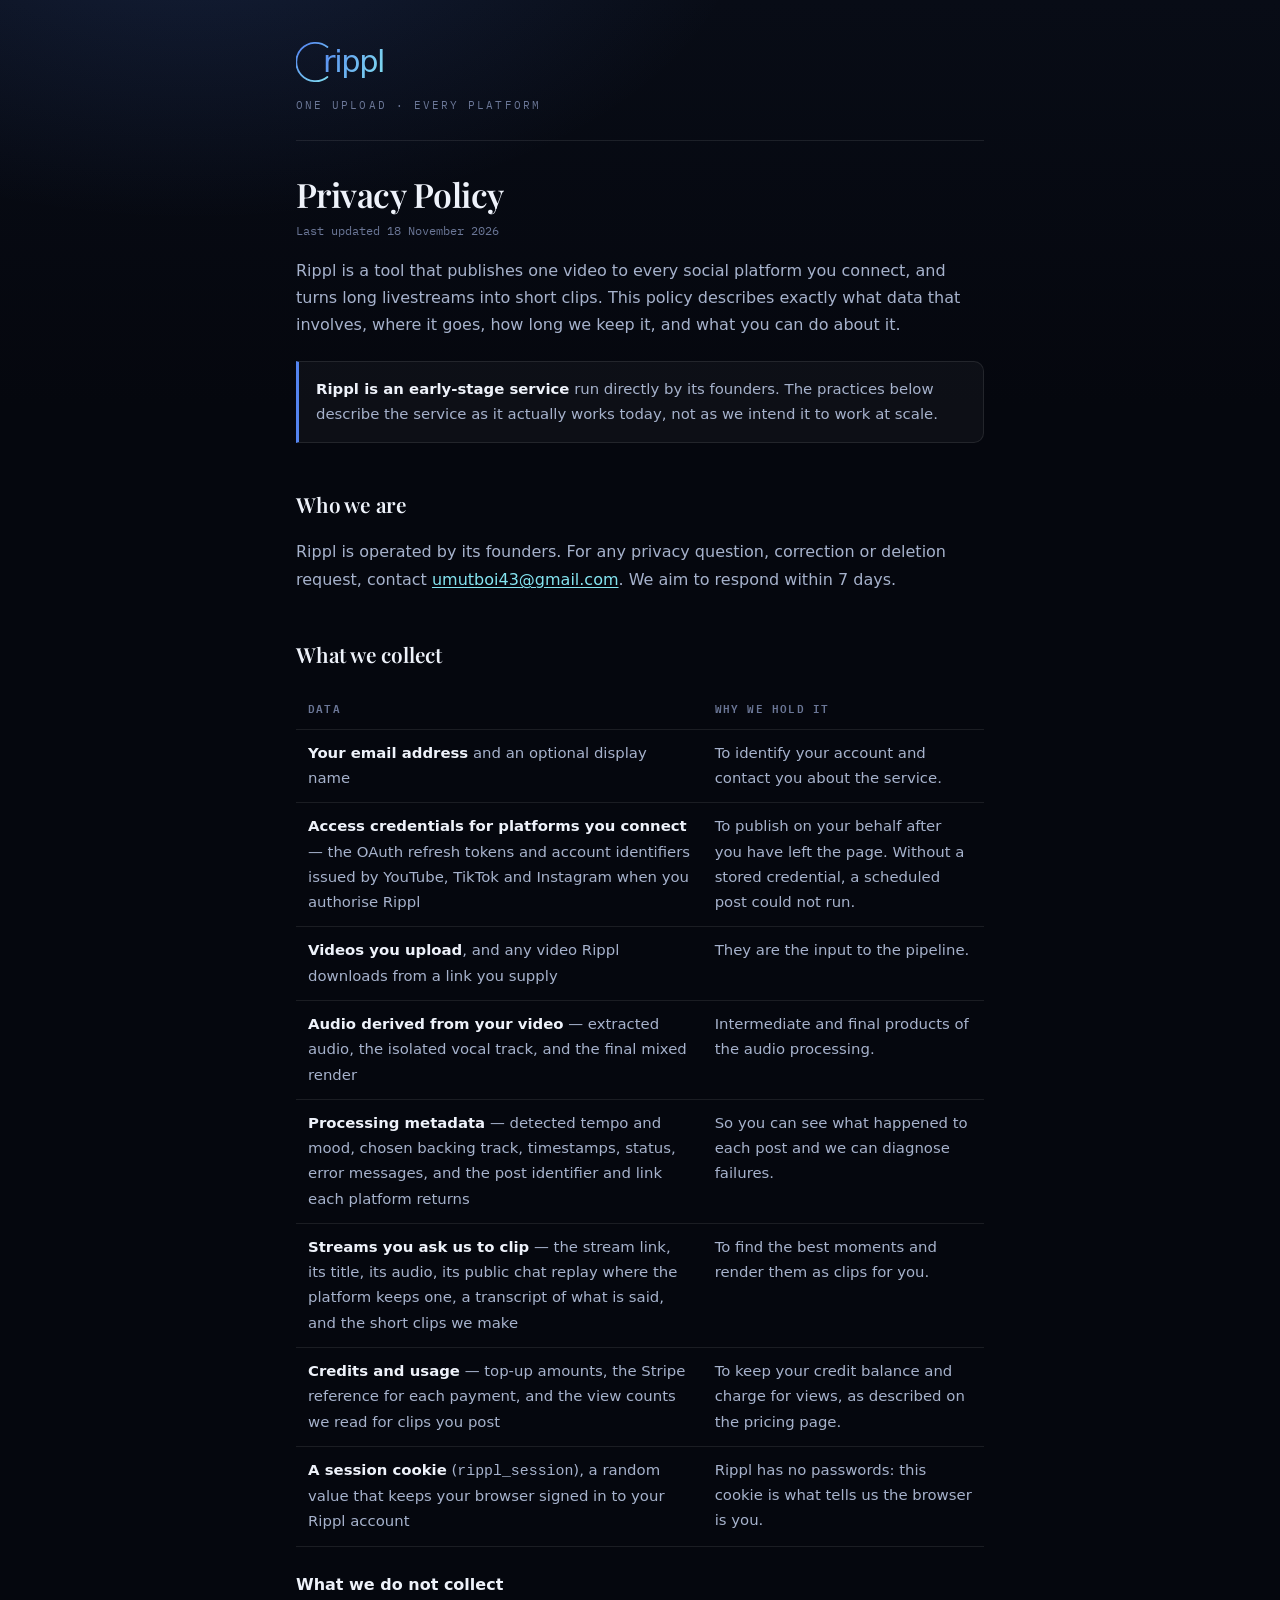
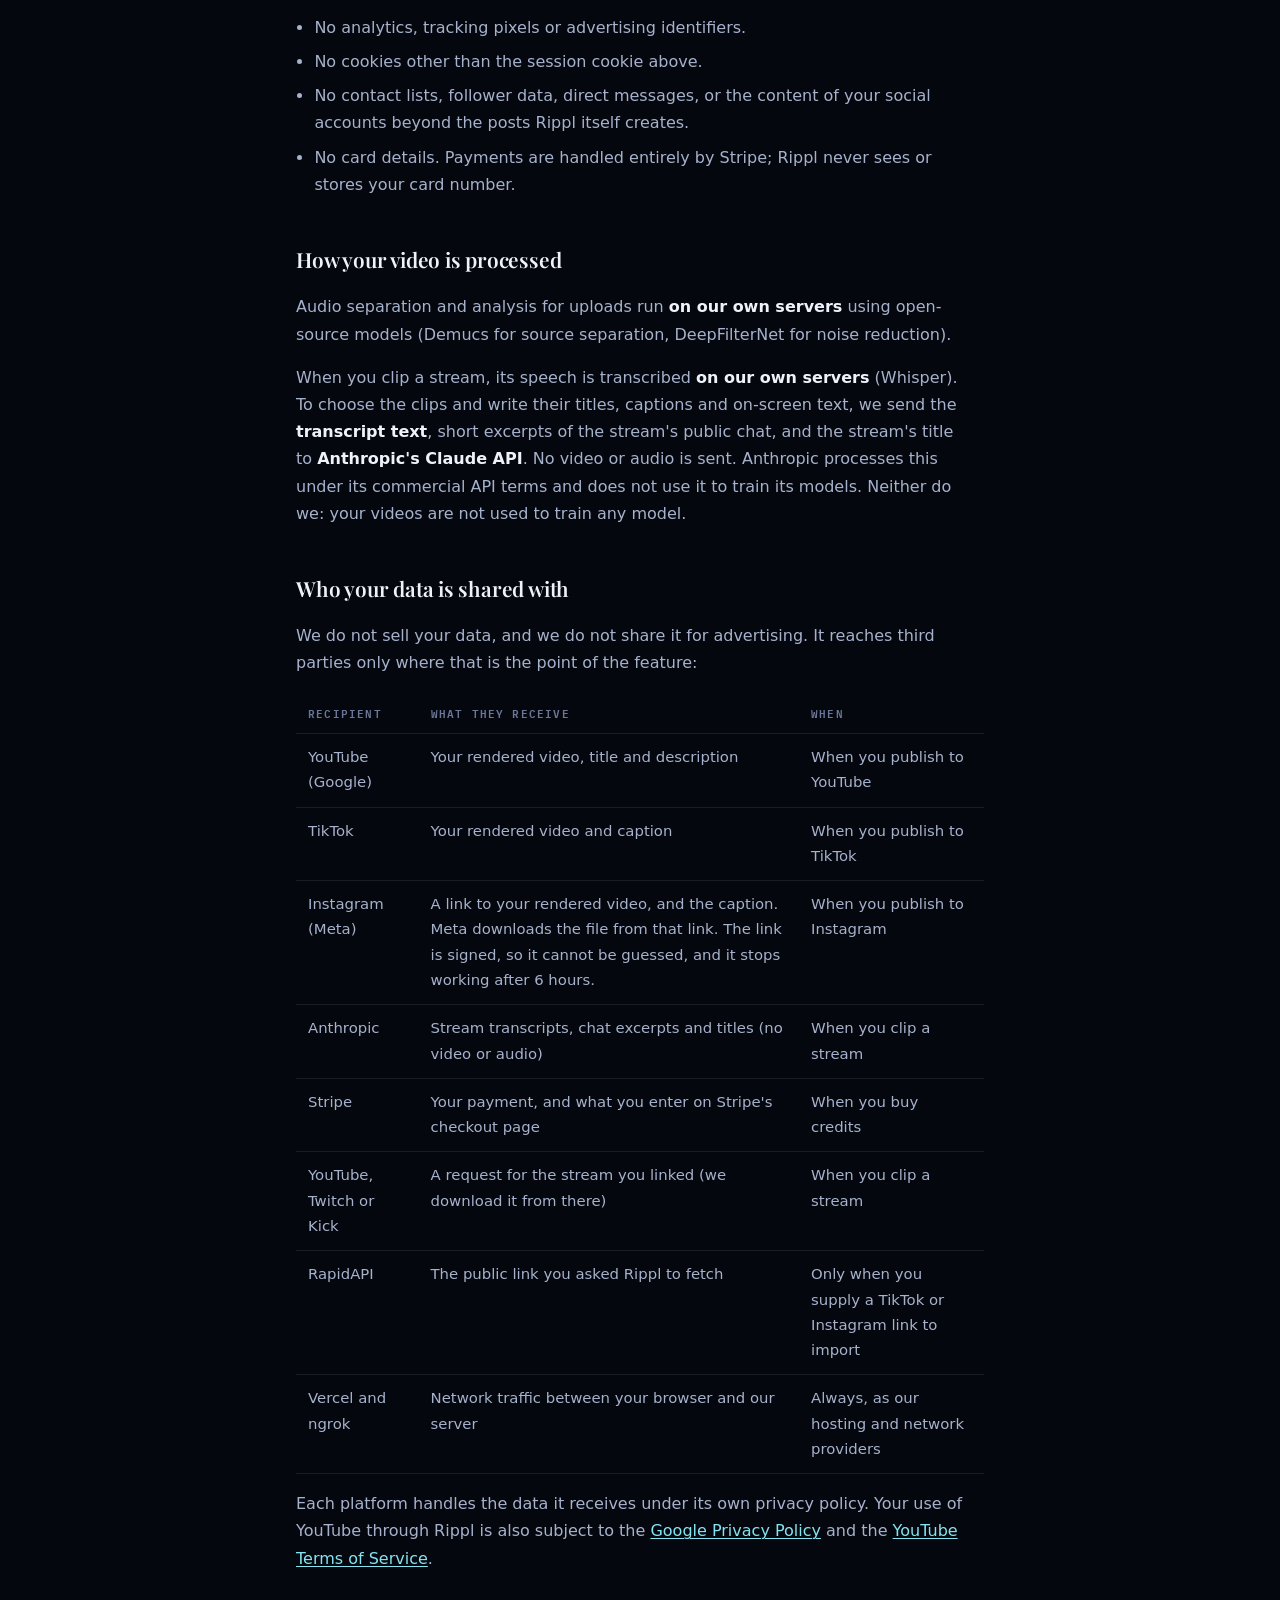
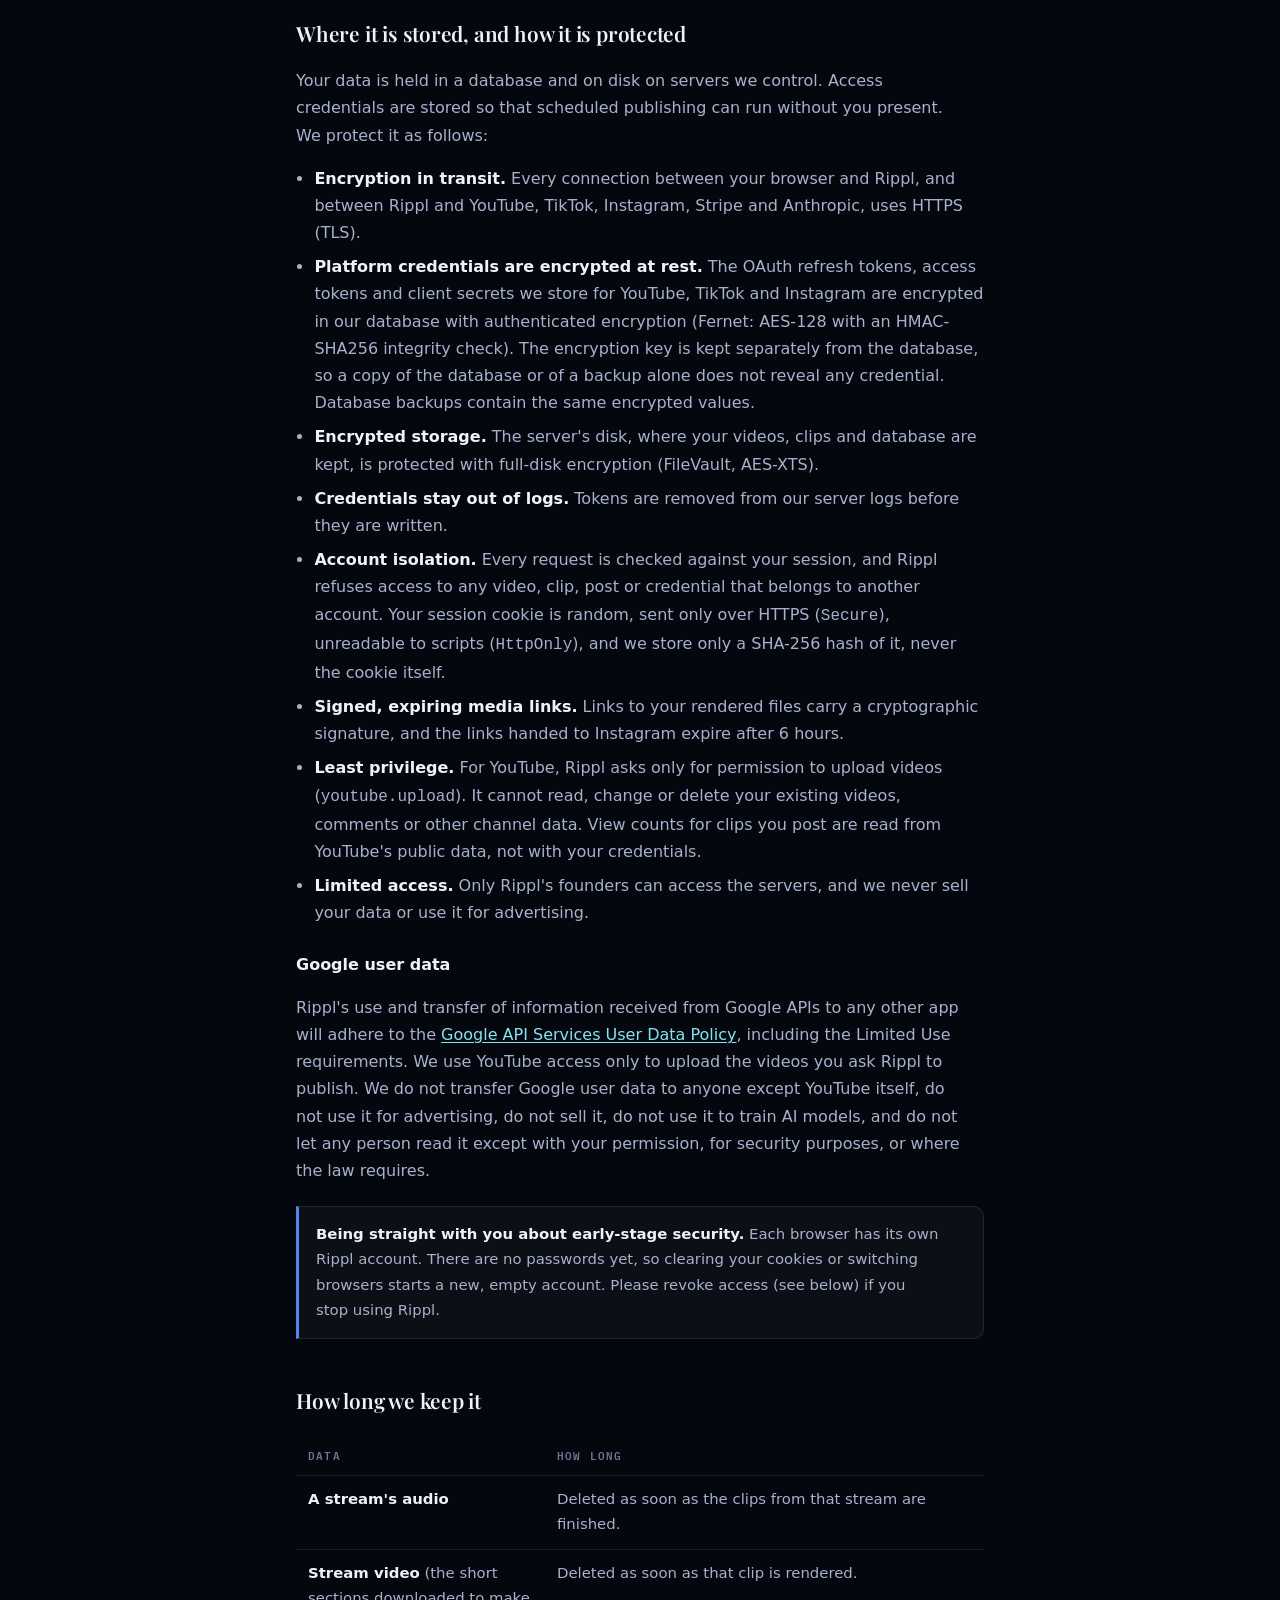
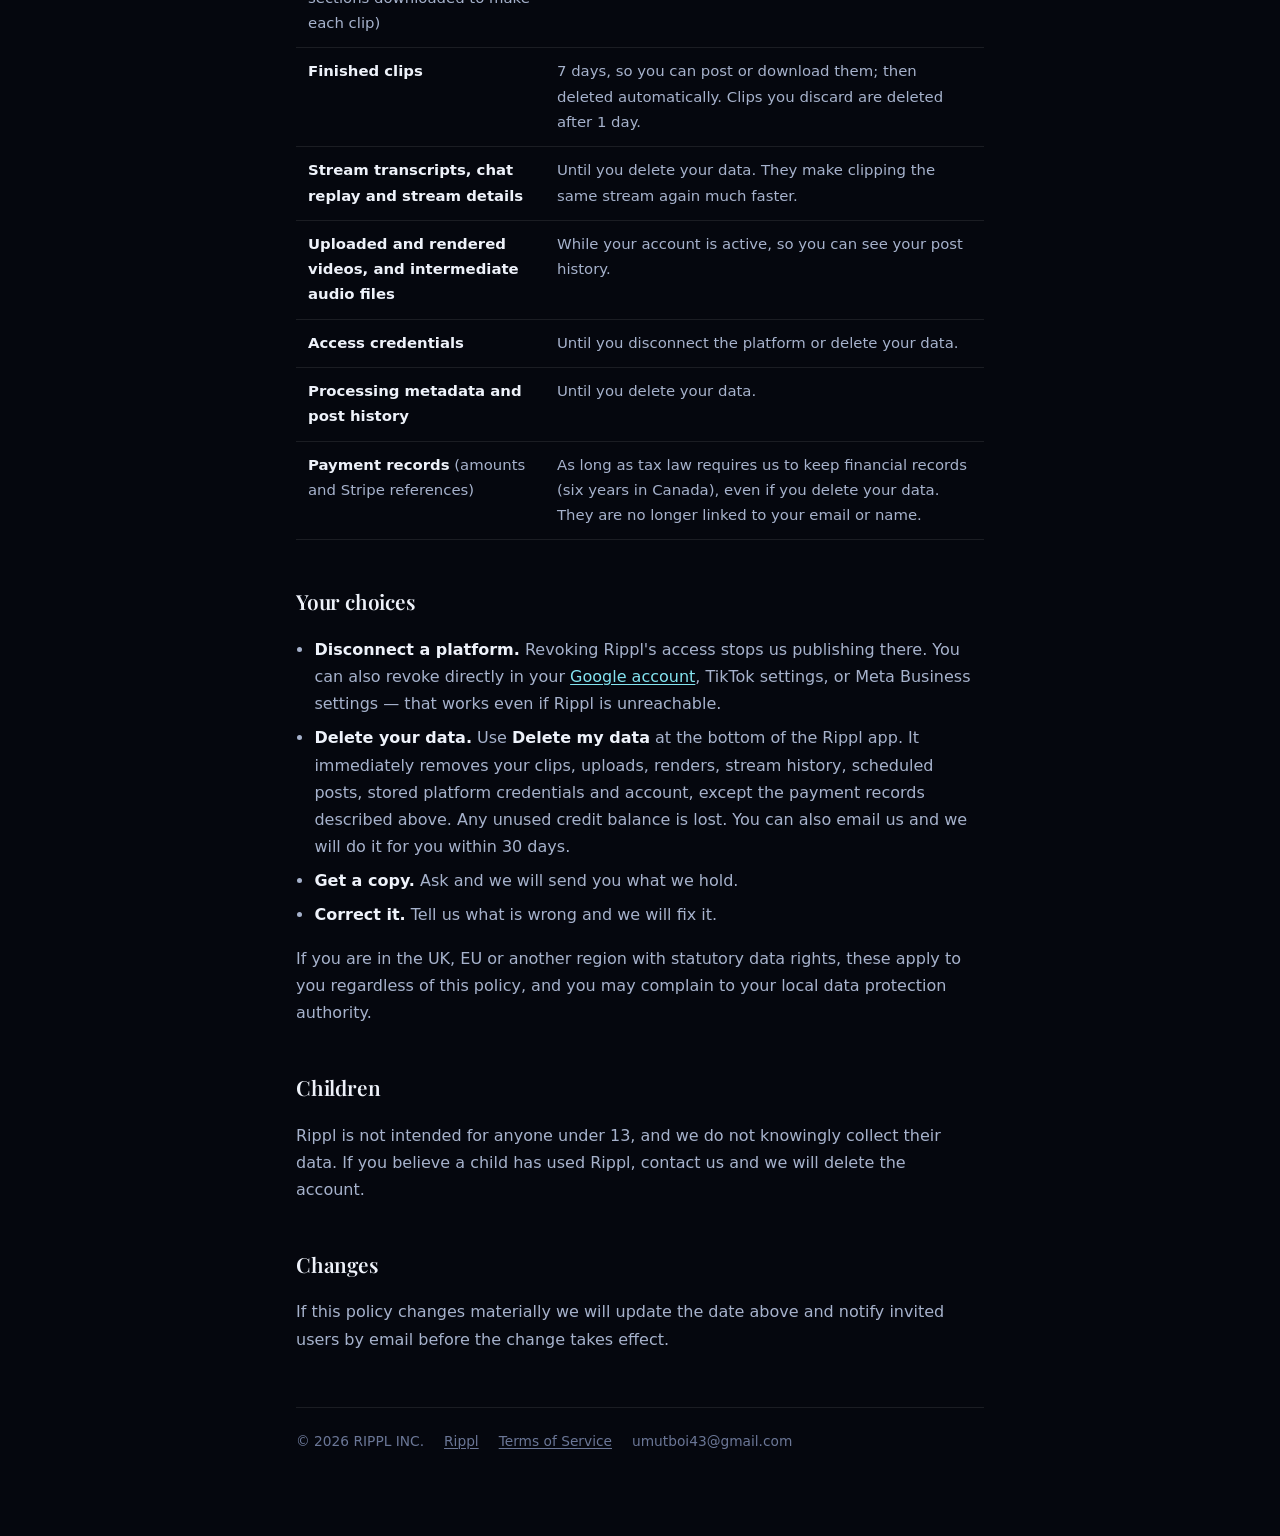
<file: privacy.html>
<!doctype html>
<html lang="en">
<head>
<meta charset="utf-8">
<meta name="viewport" content="width=device-width, initial-scale=1">
<title>Privacy Policy — Rippl</title>
<link rel="preconnect" href="https://fonts.googleapis.com">
<link rel="preconnect" href="https://fonts.gstatic.com" crossorigin>
<link rel="stylesheet" href="https://fonts.googleapis.com/css2?family=Playfair+Display:wght@600&family=IBM+Plex+Mono:wght@500;600&display=swap">
<link rel="stylesheet" href="/legal.css">
</head>
<body>
<div class="wrap">

<header>
  <a class="logomark" href="/">
    <svg width="42" height="46" viewBox="0 0 46 50" fill="none" aria-hidden="true">
      <defs><linearGradient id="g" x1="4" y1="4" x2="42" y2="46" gradientUnits="userSpaceOnUse">
        <stop stop-color="#5484F0"/><stop offset="1" stop-color="#84E4F0"/></linearGradient></defs>
      <path d="M34.4 8.6A21 21 0 1 0 34.4 41.4" stroke="url(#g)" stroke-width="2" stroke-linecap="round"/>
    </svg>
    <span class="brand">rippl</span>
  </a>
  <div class="kicker">One Upload · Every Platform</div>
</header>

<h1>Privacy Policy</h1>
<p class="updated">Last updated 18 November 2026</p>

<p>Rippl is a tool that publishes one video to every social platform you
connect, and turns long livestreams into short clips. This policy describes
exactly what data that involves, where it goes, how long we keep it, and what
you can do about it.</p>

<div class="note">
  <p><strong>Rippl is an early-stage service</strong> run directly by its
  founders. The practices below describe the service as it actually works
  today, not as we intend it to work at scale.</p>
</div>

<h2>Who we are</h2>
<p>Rippl is operated by its founders. For any privacy question, correction or
deletion request, contact <a href="mailto:umutboi43@gmail.com">umutboi43@gmail.com</a>.
We aim to respond within 7 days.</p>

<h2>What we collect</h2>

<table>
  <tr><th>Data</th><th>Why we hold it</th></tr>
  <tr>
    <td><strong>Your email address</strong> and an optional display name</td>
    <td>To identify your account and contact you about the service.</td>
  </tr>
  <tr>
    <td><strong>Access credentials for platforms you connect</strong> — the
    OAuth refresh tokens and account identifiers issued by YouTube, TikTok and
    Instagram when you authorise Rippl</td>
    <td>To publish on your behalf after you have left the page. Without a stored
    credential, a scheduled post could not run.</td>
  </tr>
  <tr>
    <td><strong>Videos you upload</strong>, and any video Rippl downloads from a
    link you supply</td>
    <td>They are the input to the pipeline.</td>
  </tr>
  <tr>
    <td><strong>Audio derived from your video</strong> — extracted audio, the
    isolated vocal track, and the final mixed render</td>
    <td>Intermediate and final products of the audio processing.</td>
  </tr>
  <tr>
    <td><strong>Processing metadata</strong> — detected tempo and mood, chosen
    backing track, timestamps, status, error messages, and the post identifier
    and link each platform returns</td>
    <td>So you can see what happened to each post and we can diagnose failures.</td>
  </tr>
  <tr>
    <td><strong>Streams you ask us to clip</strong> — the stream link, its title,
    its audio, its public chat replay where the platform keeps one, a transcript
    of what is said, and the short clips we make</td>
    <td>To find the best moments and render them as clips for you.</td>
  </tr>
  <tr>
    <td><strong>Credits and usage</strong> — top-up amounts, the Stripe reference
    for each payment, and the view counts we read for clips you post</td>
    <td>To keep your credit balance and charge for views, as described on the
    pricing page.</td>
  </tr>
  <tr>
    <td><strong>A session cookie</strong> (<code>rippl_session</code>), a random
    value that keeps your browser signed in to your Rippl account</td>
    <td>Rippl has no passwords: this cookie is what tells us the browser is you.</td>
  </tr>
</table>

<h3>What we do not collect</h3>
<ul>
  <li>No analytics, tracking pixels or advertising identifiers.</li>
  <li>No cookies other than the session cookie above.</li>
  <li>No contact lists, follower data, direct messages, or the content of your
      social accounts beyond the posts Rippl itself creates.</li>
  <li>No card details. Payments are handled entirely by Stripe; Rippl never sees
      or stores your card number.</li>
</ul>

<h2>How your video is processed</h2>
<p>Audio separation and analysis for uploads run <strong>on our own servers</strong>
using open-source models (Demucs for source separation, DeepFilterNet for noise
reduction).</p>
<p>When you clip a stream, its speech is transcribed <strong>on our own servers</strong>
(Whisper). To choose the clips and write their titles, captions and on-screen
text, we send the <strong>transcript text</strong>, short excerpts of the stream's
public chat, and the stream's title to <strong>Anthropic's Claude API</strong>.
No video or audio is sent. Anthropic processes this under its commercial API
terms and does not use it to train its models. Neither do we: your videos are
not used to train any model.</p>

<h2>Who your data is shared with</h2>
<p>We do not sell your data, and we do not share it for advertising. It reaches
third parties only where that is the point of the feature:</p>

<table>
  <tr><th>Recipient</th><th>What they receive</th><th>When</th></tr>
  <tr><td>YouTube (Google)</td><td>Your rendered video, title and description</td>
      <td>When you publish to YouTube</td></tr>
  <tr><td>TikTok</td><td>Your rendered video and caption</td>
      <td>When you publish to TikTok</td></tr>
  <tr><td>Instagram (Meta)</td><td>A link to your rendered video, and the caption.
      Meta downloads the file from that link. The link is signed, so it cannot be
      guessed, and it stops working after 6 hours.</td><td>When you publish to Instagram</td></tr>
  <tr><td>Anthropic</td><td>Stream transcripts, chat excerpts and titles (no video
      or audio)</td><td>When you clip a stream</td></tr>
  <tr><td>Stripe</td><td>Your payment, and what you enter on Stripe's checkout page</td>
      <td>When you buy credits</td></tr>
  <tr><td>YouTube, Twitch or Kick</td><td>A request for the stream you linked (we
      download it from there)</td><td>When you clip a stream</td></tr>
  <tr><td>RapidAPI</td><td>The public link you asked Rippl to fetch</td>
      <td>Only when you supply a TikTok or Instagram link to import</td></tr>
  <tr><td>Vercel and ngrok</td><td>Network traffic between your browser and our
      server</td><td>Always, as our hosting and network providers</td></tr>
</table>

<p>Each platform handles the data it receives under its own privacy policy. Your
use of YouTube through Rippl is also subject to the
<a href="https://policies.google.com/privacy" target="_blank" rel="noopener">Google Privacy Policy</a>
and the <a href="https://www.youtube.com/t/terms" target="_blank" rel="noopener">YouTube Terms of Service</a>.</p>

<h2>Where it is stored, and how it is protected</h2>
<p>Your data is held in a database and on disk on servers we control. Access
credentials are stored so that scheduled publishing can run without you present.
We protect it as follows:</p>
<ul>
  <li><strong>Encryption in transit.</strong> Every connection between your
      browser and Rippl, and between Rippl and YouTube, TikTok, Instagram, Stripe
      and Anthropic, uses HTTPS (TLS).</li>
  <li><strong>Platform credentials are encrypted at rest.</strong> The OAuth
      refresh tokens, access tokens and client secrets we store for YouTube,
      TikTok and Instagram are encrypted in our database with authenticated
      encryption (Fernet: AES-128 with an HMAC-SHA256 integrity check). The
      encryption key is kept separately from the database, so a copy of the
      database or of a backup alone does not reveal any credential. Database
      backups contain the same encrypted values.</li>
  <li><strong>Encrypted storage.</strong> The server's disk, where your videos,
      clips and database are kept, is protected with full-disk encryption
      (FileVault, AES-XTS).</li>
  <li><strong>Credentials stay out of logs.</strong> Tokens are removed from our
      server logs before they are written.</li>
  <li><strong>Account isolation.</strong> Every request is checked against your
      session, and Rippl refuses access to any video, clip, post or credential that
      belongs to another account. Your session cookie is random, sent only over
      HTTPS (<code>Secure</code>), unreadable to scripts (<code>HttpOnly</code>),
      and we store only a SHA-256 hash of it, never the cookie itself.</li>
  <li><strong>Signed, expiring media links.</strong> Links to your rendered files
      carry a cryptographic signature, and the links handed to Instagram expire
      after 6 hours.</li>
  <li><strong>Least privilege.</strong> For YouTube, Rippl asks only for
      permission to upload videos (<code>youtube.upload</code>). It cannot read,
      change or delete your existing videos, comments or other channel data. View
      counts for clips you post are read from YouTube's public data, not with your
      credentials.</li>
  <li><strong>Limited access.</strong> Only Rippl's founders can access the
      servers, and we never sell your data or use it for advertising.</li>
</ul>

<h3>Google user data</h3>
<p>Rippl's use and transfer of information received from Google APIs to any
other app will adhere to the
<a href="https://developers.google.com/terms/api-services-user-data-policy" target="_blank" rel="noopener">Google API Services User Data Policy</a>,
including the Limited Use requirements. We use YouTube access only to upload the
videos you ask Rippl to publish. We do not transfer Google user data to anyone
except YouTube itself, do not use it for advertising, do not sell it, do not use
it to train AI models, and do not let any person read it except with your
permission, for security purposes, or where the law requires.</p>

<div class="note">
  <p><strong>Being straight with you about early-stage security.</strong> Each
  browser has its own Rippl account. There are no passwords yet, so clearing your
  cookies or switching browsers starts a new, empty
  account. Please revoke access (see below) if you stop using Rippl.</p>
</div>

<h2>How long we keep it</h2>
<table>
  <tr><th>Data</th><th>How long</th></tr>
  <tr><td><strong>A stream's audio</strong></td>
      <td>Deleted as soon as the clips from that stream are finished.</td></tr>
  <tr><td><strong>Stream video</strong> (the short sections downloaded to make each clip)</td>
      <td>Deleted as soon as that clip is rendered.</td></tr>
  <tr><td><strong>Finished clips</strong></td>
      <td>7 days, so you can post or download them; then deleted automatically.
      Clips you discard are deleted after 1 day.</td></tr>
  <tr><td><strong>Stream transcripts, chat replay and stream details</strong></td>
      <td>Until you delete your data. They make clipping the same stream again much faster.</td></tr>
  <tr><td><strong>Uploaded and rendered videos, and intermediate audio files</strong></td>
      <td>While your account is active, so you can see your post history.</td></tr>
  <tr><td><strong>Access credentials</strong></td>
      <td>Until you disconnect the platform or delete your data.</td></tr>
  <tr><td><strong>Processing metadata and post history</strong></td>
      <td>Until you delete your data.</td></tr>
  <tr><td><strong>Payment records</strong> (amounts and Stripe references)</td>
      <td>As long as tax law requires us to keep financial records (six years in
      Canada), even if you delete your data. They are no longer linked to your
      email or name.</td></tr>
</table>

<h2>Your choices</h2>
<ul>
  <li><strong>Disconnect a platform.</strong> Revoking Rippl's access stops us
      publishing there. You can also revoke directly in your
      <a href="https://myaccount.google.com/permissions" target="_blank" rel="noopener">Google account</a>,
      TikTok settings, or Meta Business settings — that works even if Rippl is
      unreachable.</li>
  <li><strong>Delete your data.</strong> Use <strong>Delete my data</strong> at the
      bottom of the Rippl app. It immediately removes your clips, uploads, renders,
      stream history, scheduled posts, stored platform credentials and account,
      except the payment records described above. Any unused credit balance is
      lost. You can also email us and we will do it for you within 30 days.</li>
  <li><strong>Get a copy.</strong> Ask and we will send you what we hold.</li>
  <li><strong>Correct it.</strong> Tell us what is wrong and we will fix it.</li>
</ul>
<p>If you are in the UK, EU or another region with statutory data rights, these
apply to you regardless of this policy, and you may complain to your local data
protection authority.</p>

<h2>Children</h2>
<p>Rippl is not intended for anyone under 13, and we do not knowingly collect
their data. If you believe a child has used Rippl, contact us and we will delete
the account.</p>

<h2>Changes</h2>
<p>If this policy changes materially we will update the date above and notify
invited users by email before the change takes effect.</p>

<footer>
  <span>© 2026 RIPPL INC.</span>
  <a href="/">Rippl</a>
  <a href="/terms">Terms of Service</a>
  <span>umutboi43@gmail.com</span>
</footer>

</div>
</body>
</html>
</file>
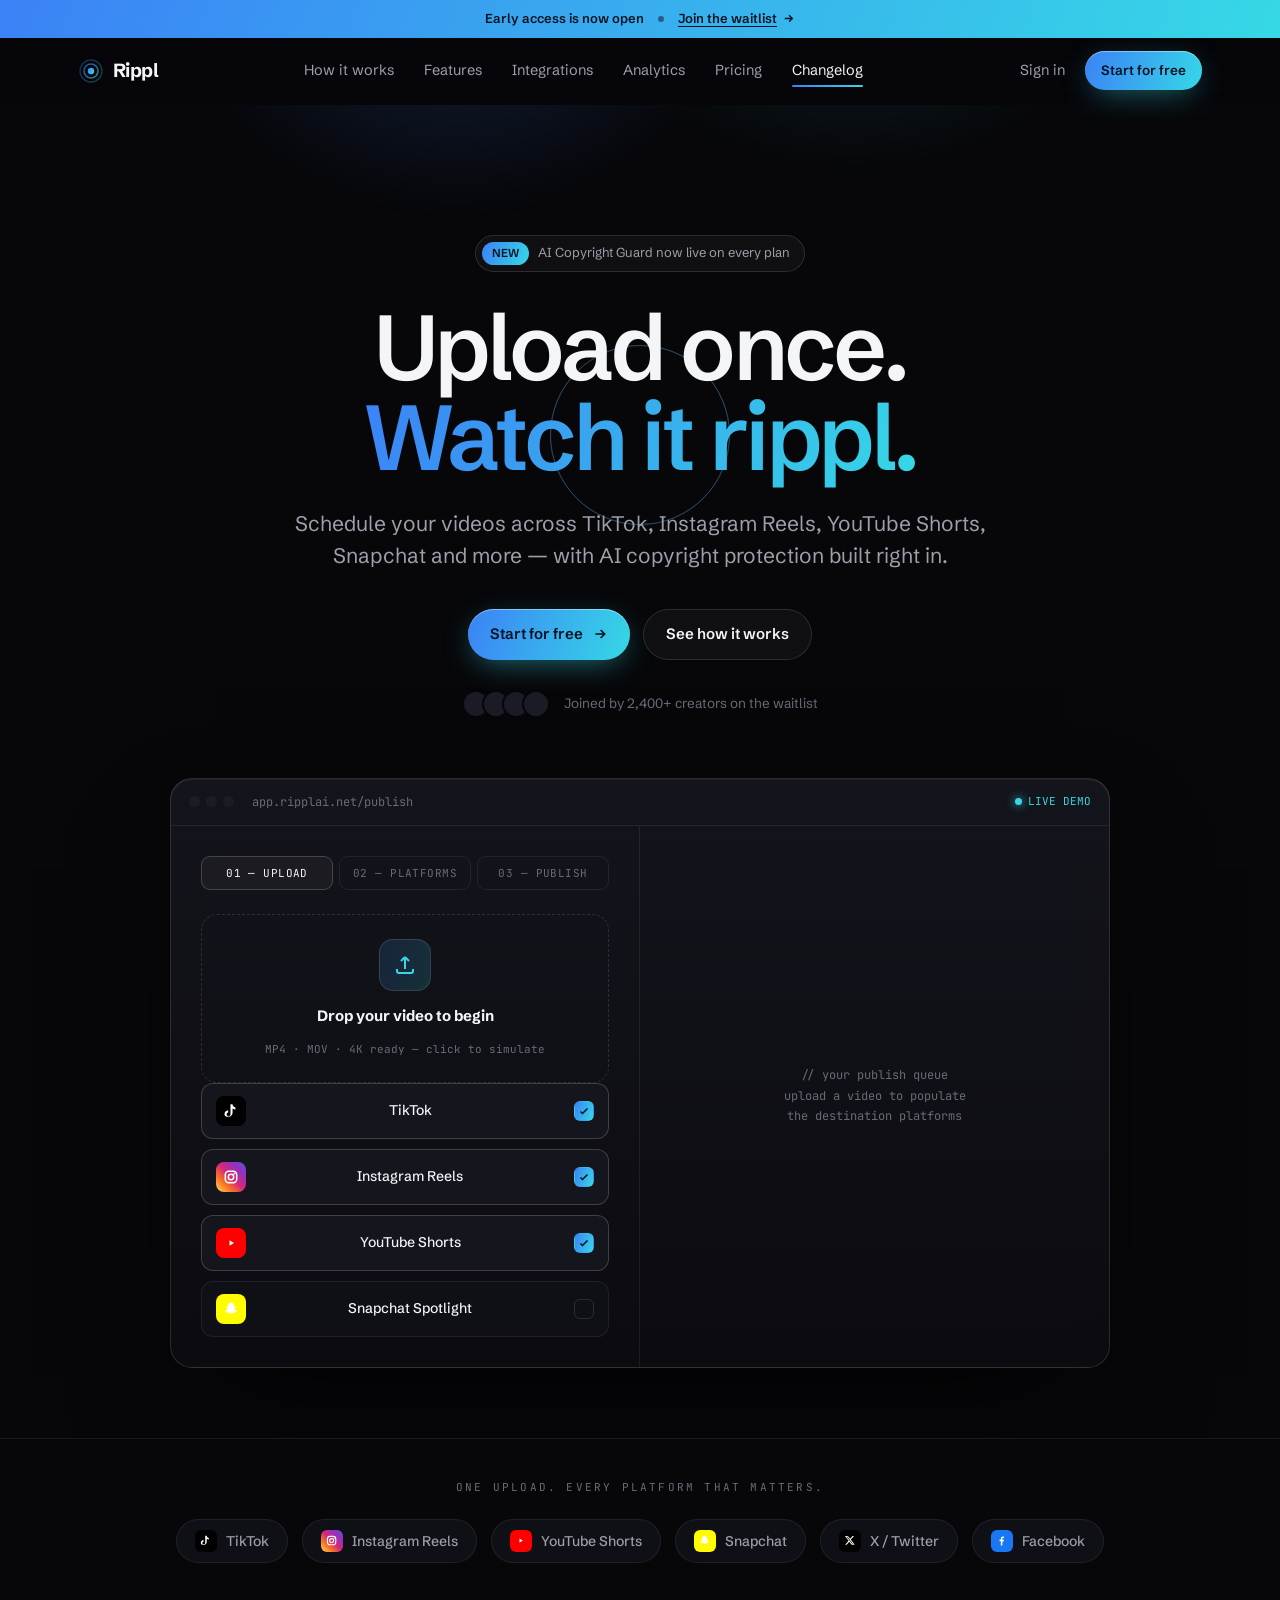
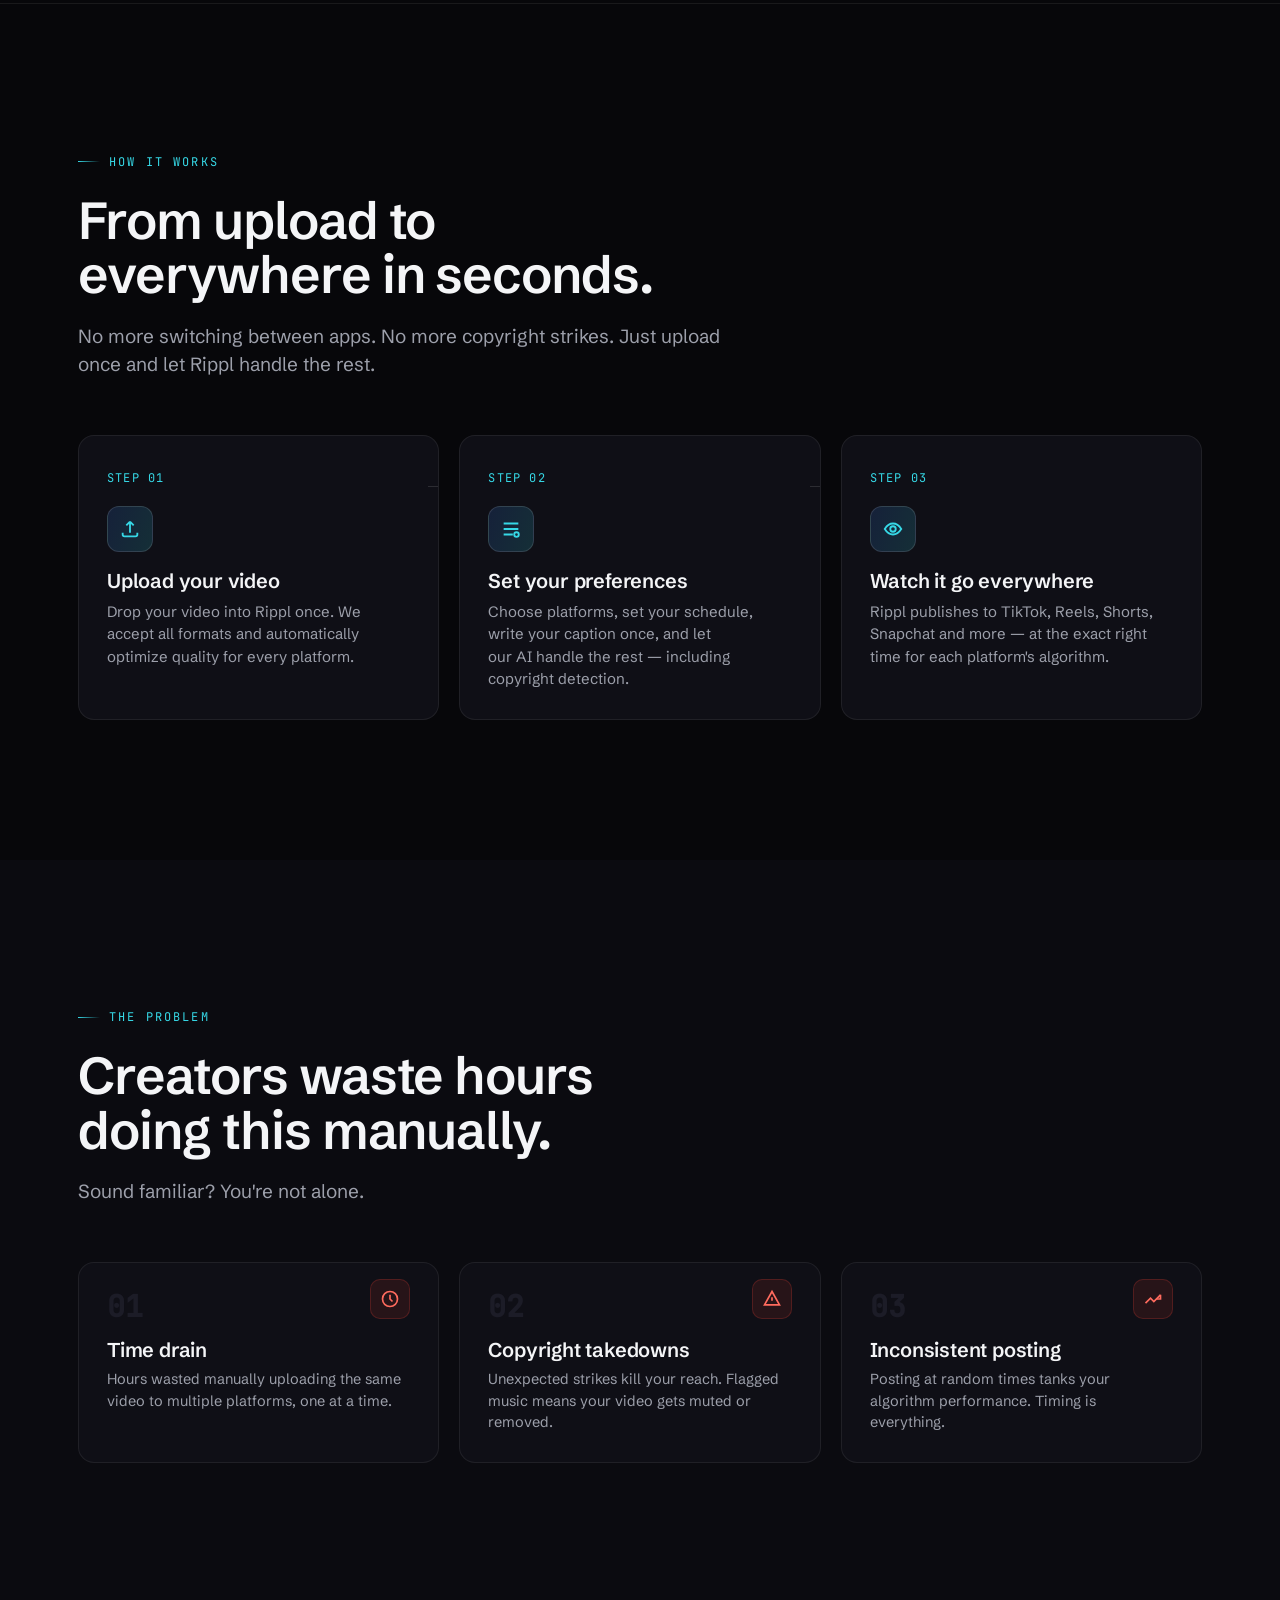
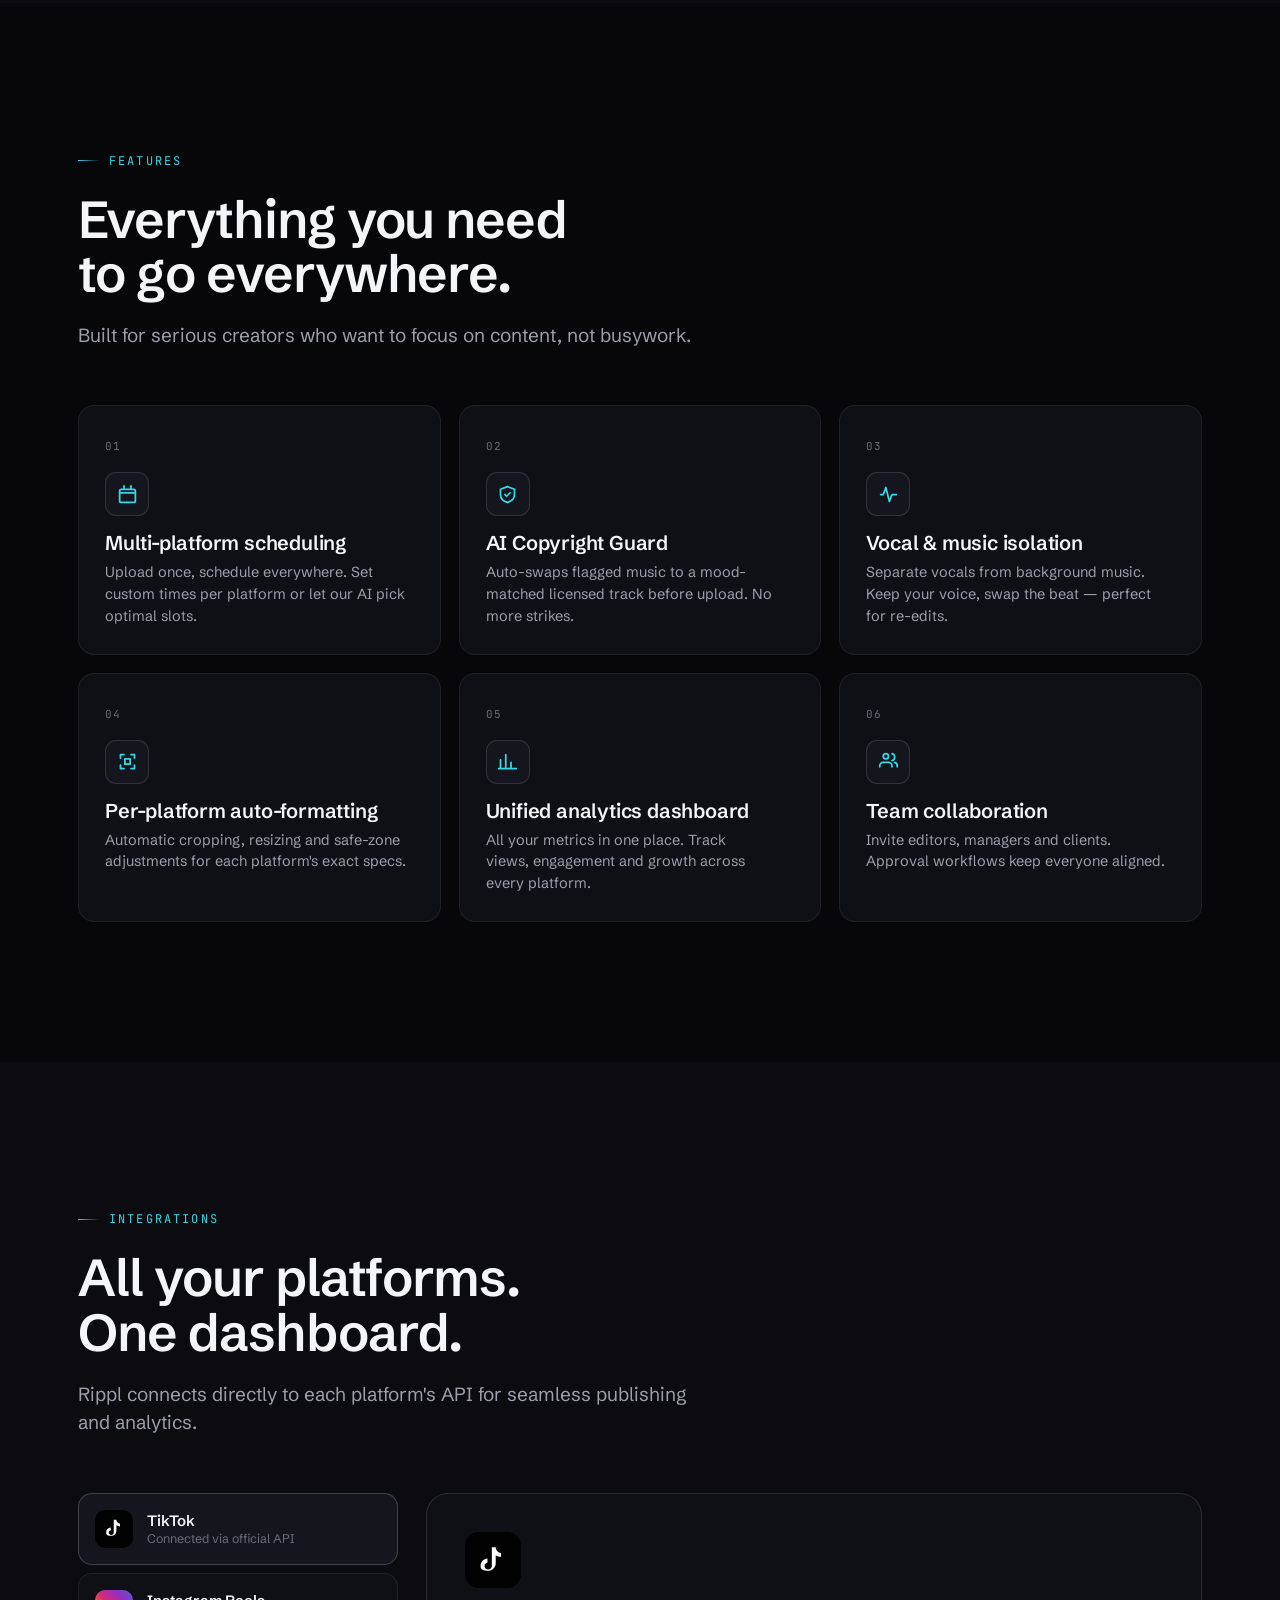
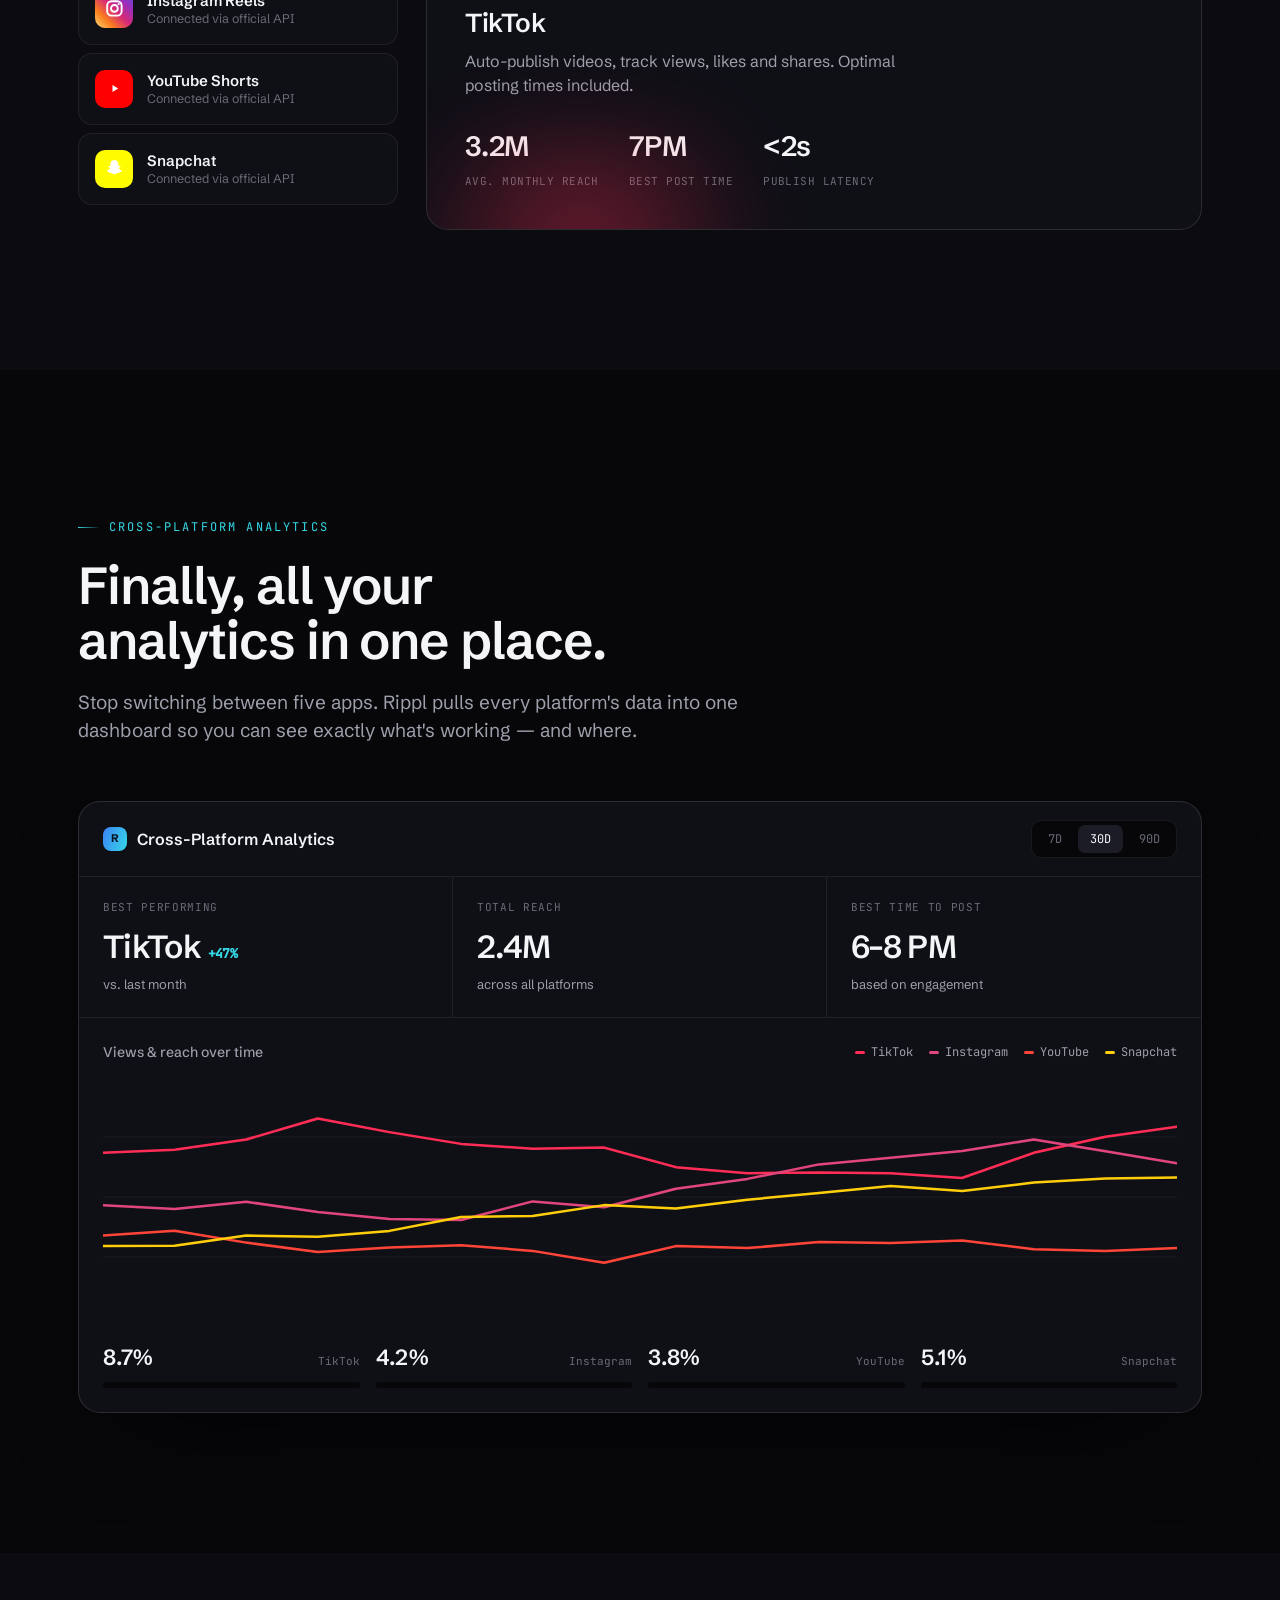
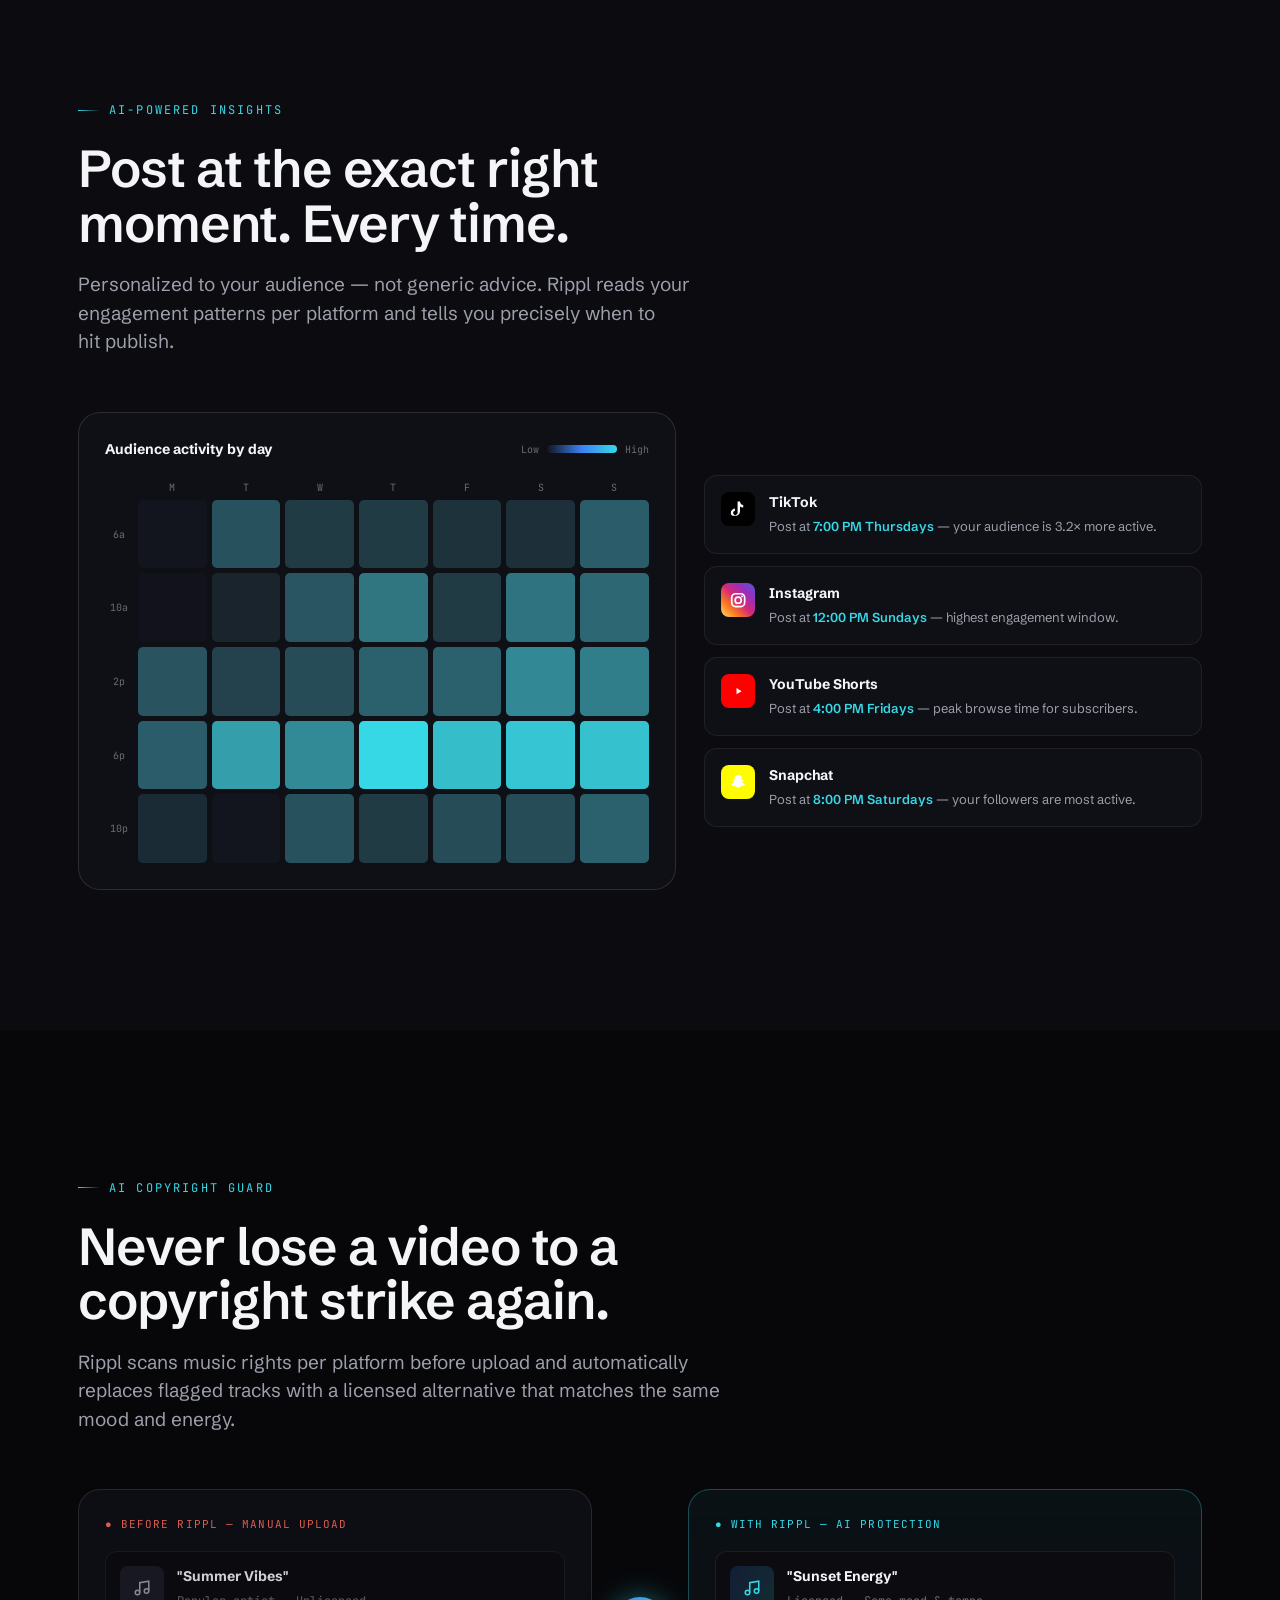
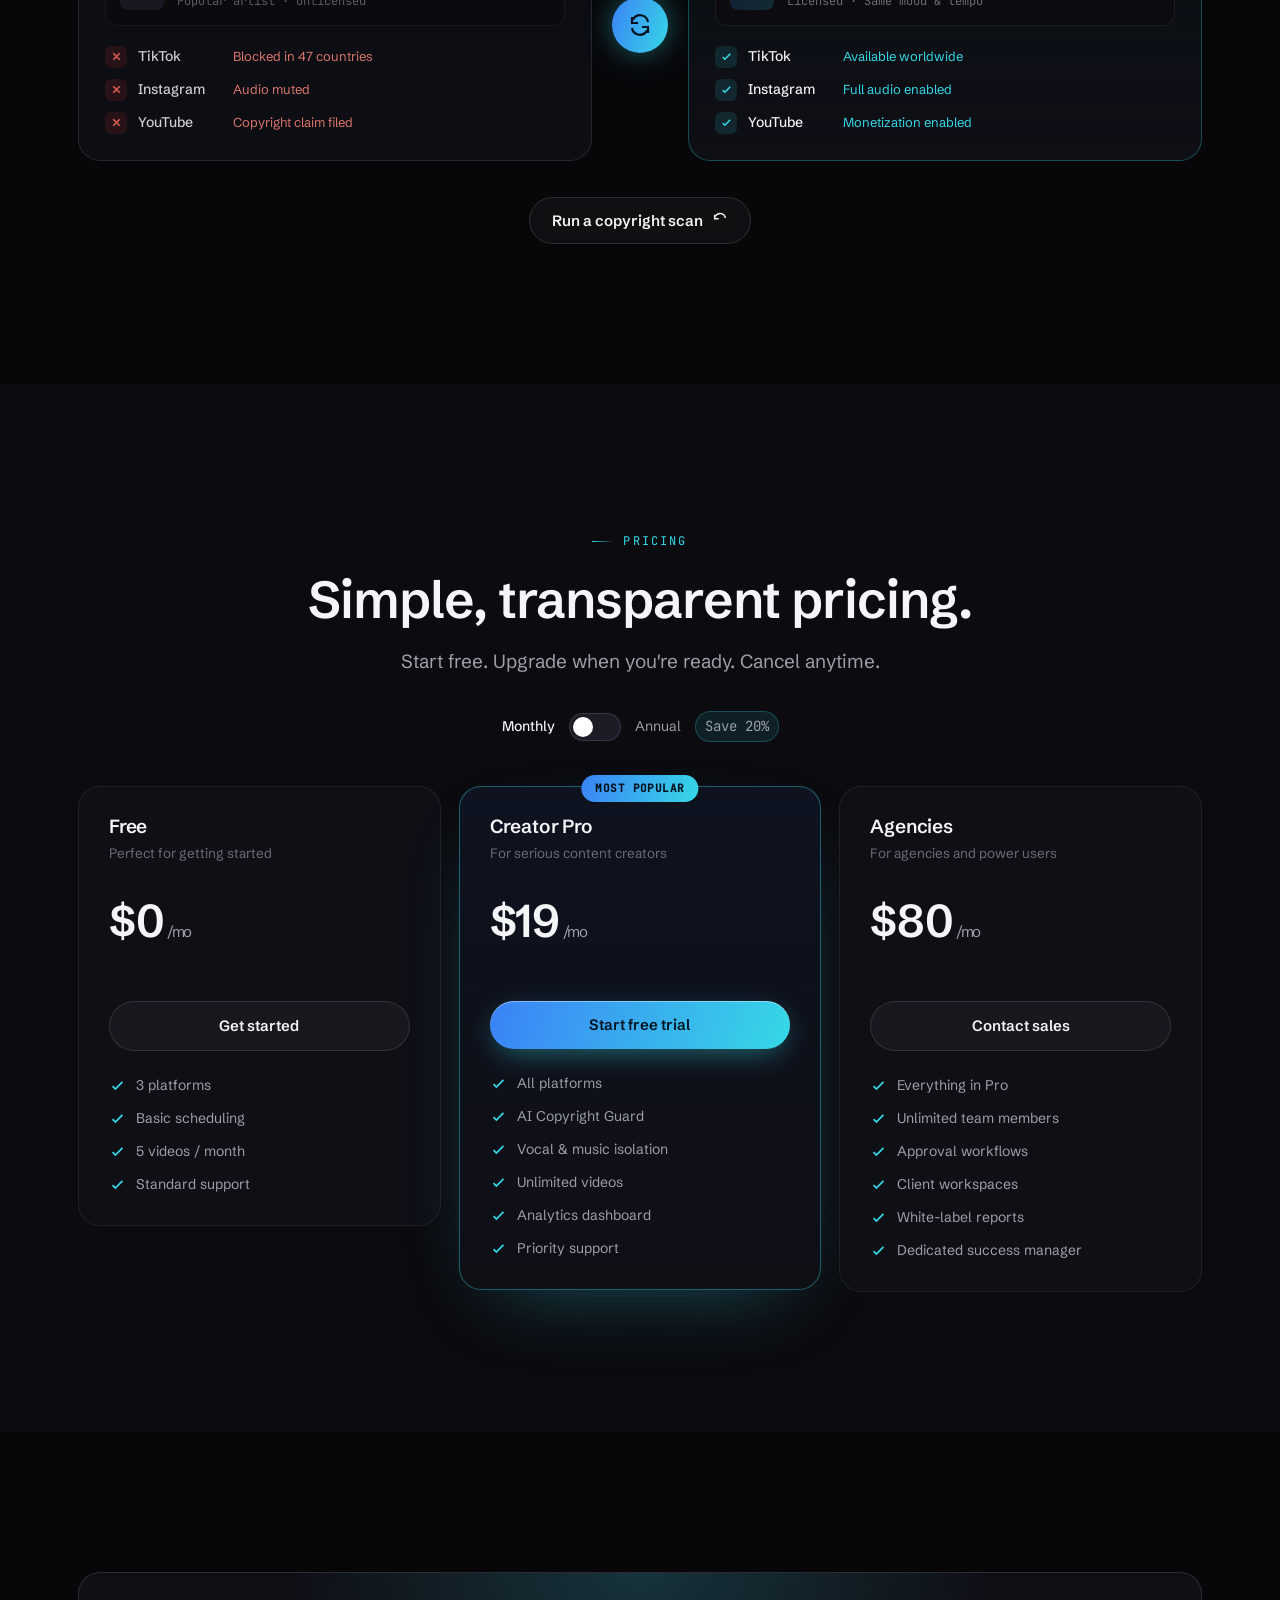
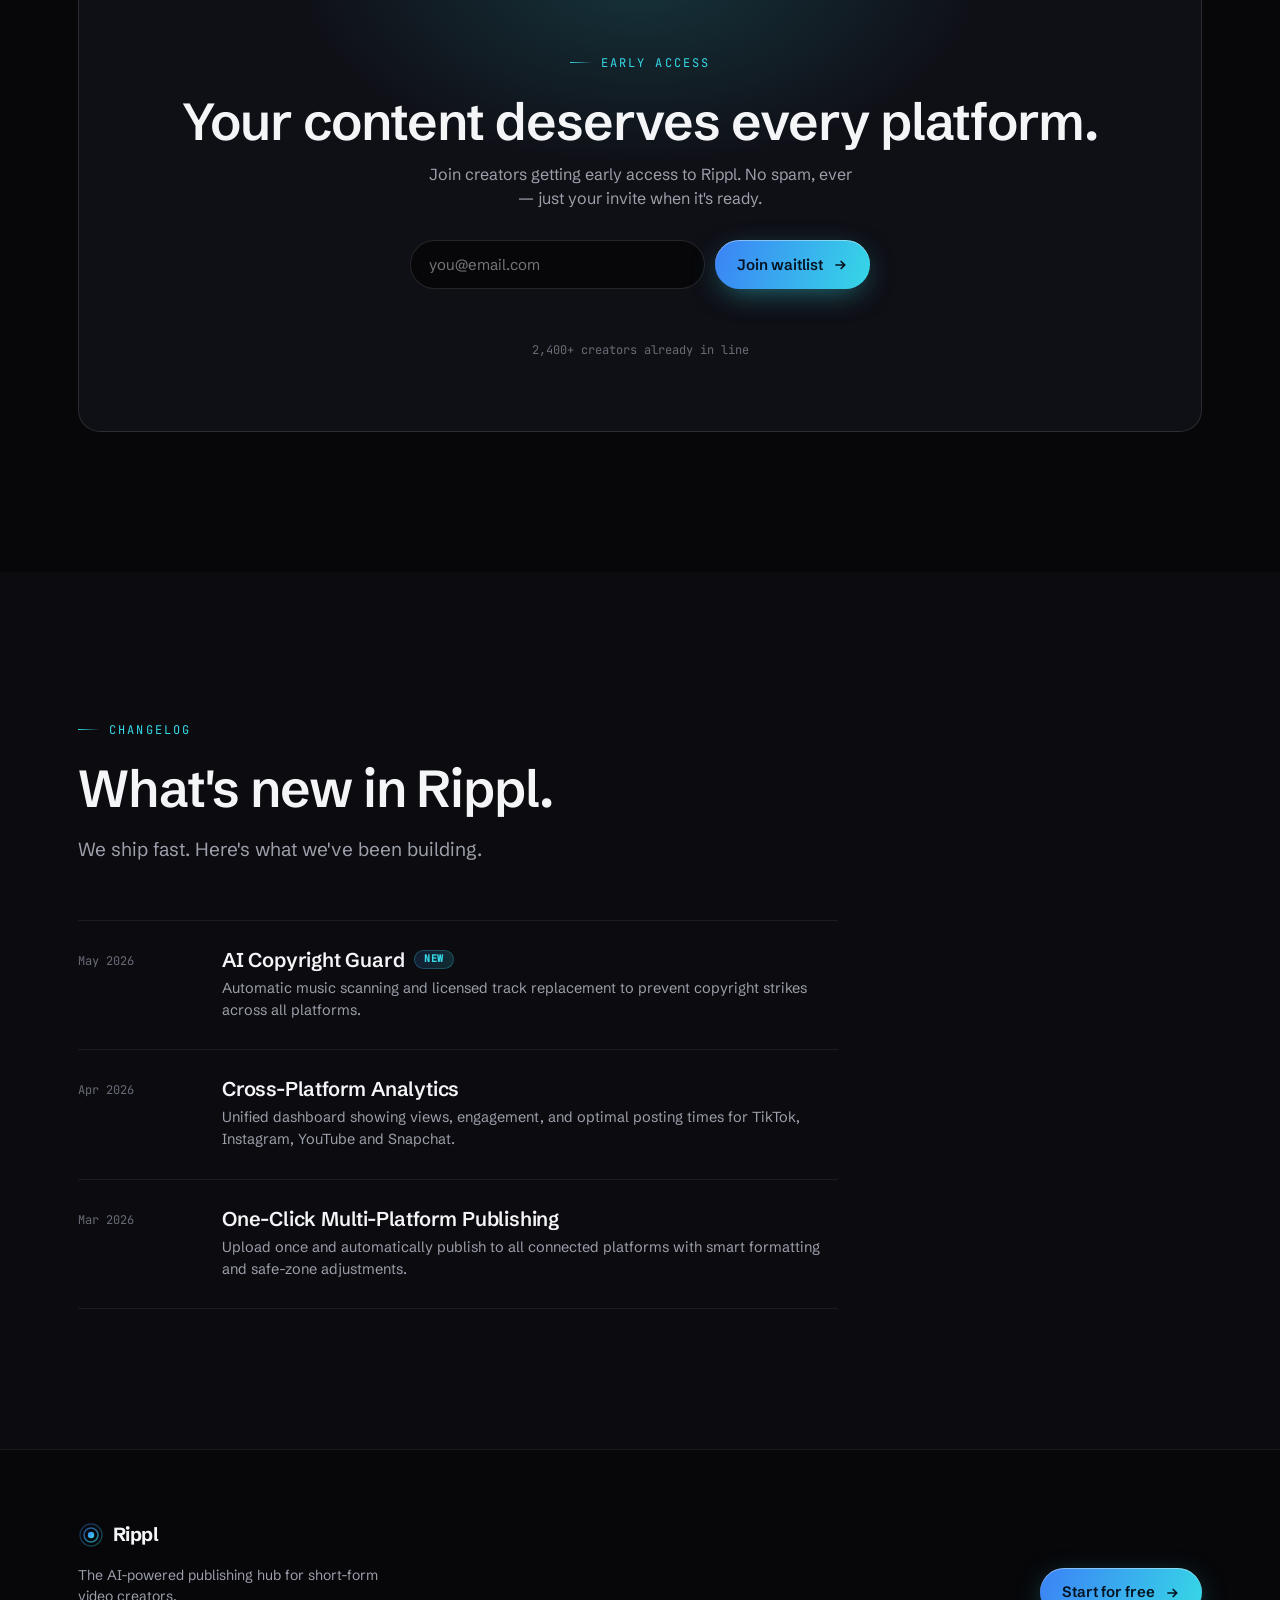
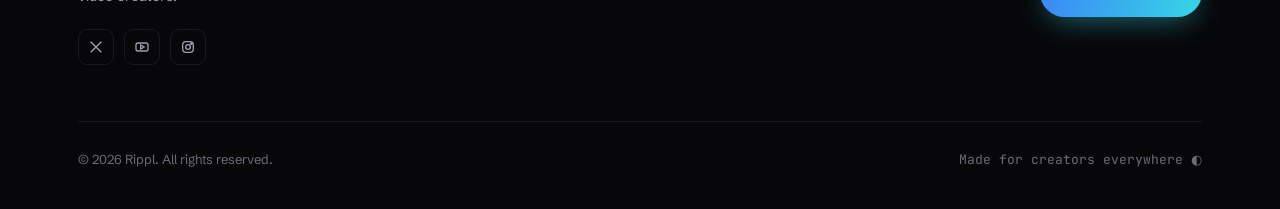
<file: Rippl (standalone).html>
<!DOCTYPE html>
<html>
<head>
  <meta charset="utf-8">
  <title>Rippl — Upload once. Watch it rippl.</title>
  <style>
    * { margin: 0; padding: 0; box-sizing: border-box; }
    body { background: #07070A; display: flex; align-items: center; justify-content: center; min-height: 100vh; font-family: -apple-system, BlinkMacSystemFont, sans-serif; }
    #__bundler_loading { position: fixed; bottom: 20px; right: 20px; font: 13px/1.4 -apple-system, BlinkMacSystemFont, sans-serif; color: #666; background: #fff; padding: 8px 14px; border-radius: 8px; box-shadow: 0 1px 4px rgba(0,0,0,0.12); z-index: 10000; }
    #__bundler_thumbnail { position: fixed; inset: 0; width: 100%; height: 100%; display: flex; align-items: center; justify-content: center; background: #07070A; z-index: 9999; }
    #__bundler_thumbnail svg { width: 100%; height: 100%; object-fit: contain; }
    #__bundler_placeholder { color: #999; font-size: 14px; }
  </style>
  <noscript>
    <style>#__bundler_loading { display: none; }</style>
    <div style="position:fixed;bottom:12px;left:12px;font:13px/1.4 -apple-system,BlinkMacSystemFont,sans-serif;color:#999;background:rgba(255,255,255,0.9);padding:6px 12px;border-radius:6px;box-shadow:0 1px 4px rgba(0,0,0,0.08);z-index:10000;">
      This page requires JavaScript to display.
    </div>
  </noscript>
</head>
<body>
  <div id="__bundler_thumbnail">
  <svg viewBox="0 0 1200 800" xmlns="http://www.w3.org/2000/svg">
    <defs><linearGradient id="g" x1="0" y1="0" x2="1" y2="1">
      <stop offset="0" stop-color="#3B82F6"></stop><stop offset="1" stop-color="#36D8E6"></stop>
    </linearGradient></defs>
    <circle cx="600" cy="400" r="52" fill="url(#g)"></circle>
    <circle cx="600" cy="400" r="118" fill="none" stroke="url(#g)" stroke-width="10" opacity="0.6"></circle>
    <circle cx="600" cy="400" r="188" fill="none" stroke="url(#g)" stroke-width="7" opacity="0.32"></circle>
    <circle cx="600" cy="400" r="262" fill="none" stroke="url(#g)" stroke-width="5" opacity="0.16"></circle>
  </svg>
</div>
  <div id="__bundler_loading">Unpacking...</div>

  <script>
    
document.addEventListener('DOMContentLoaded', async function() {
  const loading = document.getElementById('__bundler_loading');
  function setStatus(msg) { if (loading) loading.textContent = msg; }

  // Error sink persists across replaceWith since it's on window, not the DOM.
  window.addEventListener('error', function(e) {
    var p = document.body || document.documentElement;
    var d = document.getElementById('__bundler_err') || p.appendChild(document.createElement('div'));
    d.id = '__bundler_err';
    d.style.cssText = 'position:fixed;bottom:12px;left:12px;right:12px;font:12px/1.4 ui-monospace,monospace;background:#2a1215;color:#ff8a80;padding:10px 14px;border-radius:8px;border:1px solid #5c2b2e;z-index:99999;white-space:pre-wrap;max-height:40vh;overflow:auto';
    d.textContent = (d.textContent ? d.textContent + String.fromCharCode(10) : '') +
      '[bundle] ' + (e.message || e.type) +
      (e.filename ? ' (' + e.filename.slice(0, 60) + ':' + e.lineno + ')' : '');
  }, true);

  try {
    const manifestEl = document.querySelector('script[type="__bundler/manifest"]');
    const templateEl = document.querySelector('script[type="__bundler/template"]');
    if (!manifestEl || !templateEl) {
      setStatus('Error: missing bundle data');
      console.error('[bundler] Missing script tags — manifestEl:', !!manifestEl, 'templateEl:', !!templateEl);
      return;
    }

    const manifest = JSON.parse(manifestEl.textContent);
    let template = JSON.parse(templateEl.textContent);

    const uuids = Object.keys(manifest);
    setStatus('Unpacking ' + uuids.length + ' assets...');

    const blobUrls = {};
    await Promise.all(uuids.map(async (uuid) => {
      const entry = manifest[uuid];
      try {
        const binaryStr = atob(entry.data);
        const bytes = new Uint8Array(binaryStr.length);
        for (let i = 0; i < binaryStr.length; i++) bytes[i] = binaryStr.charCodeAt(i);

        let finalBytes = bytes;
        if (entry.compressed) {
          if (typeof DecompressionStream !== 'undefined') {
            const ds = new DecompressionStream('gzip');
            const writer = ds.writable.getWriter();
            const reader = ds.readable.getReader();
            writer.write(bytes);
            writer.close();
            const chunks = [];
            let totalLen = 0;
            while (true) {
              const { done, value } = await reader.read();
              if (done) break;
              chunks.push(value);
              totalLen += value.length;
            }
            finalBytes = new Uint8Array(totalLen);
            let offset = 0;
            for (const chunk of chunks) { finalBytes.set(chunk, offset); offset += chunk.length; }
          } else {
            console.warn('DecompressionStream not available, asset ' + uuid + ' may not render');
          }
        }

        blobUrls[uuid] = URL.createObjectURL(new Blob([finalBytes], { type: entry.mime }));
      } catch (err) {
        console.error('Failed to decode asset ' + uuid + ':', err);
        blobUrls[uuid] = URL.createObjectURL(new Blob([], { type: entry.mime }));
      }
    }));

    const extResEl = document.querySelector('script[type="__bundler/ext_resources"]');
    const extResources = extResEl ? JSON.parse(extResEl.textContent) : [];
    const resourceMap = {};
    for (const entry of extResources) {
      if (blobUrls[entry.uuid]) resourceMap[entry.id] = blobUrls[entry.uuid];
    }

    setStatus('Rendering...');
    for (const uuid of uuids) template = template.split(uuid).join(blobUrls[uuid]);

    // Strip integrity + crossorigin — blob URLs from a file:// document inherit
    // a null origin, so crossorigin forces a CORS fetch that SRI then rejects.
    // The manifest bytes are ours; SRI protects against CDN compromise, not this.
    template = template.replace(/\s+integrity="[^"]*"/gi, '').replace(/\s+crossorigin="[^"]*"/gi, '');

    const resourceScript = '<script>window.__resources = ' +
      JSON.stringify(resourceMap).split('</' + 'script>').join('<\\/' + 'script>') +
      ';</' + 'script>';
    // Inject after <head> so the DOCTYPE stays first; prepending the script
    // would push the parser into quirks mode. DOMParser always emits a <head>
    // (synthesizing one if the source HTML omitted it) but may carry
    // attributes through, so match the full opening tag. slice() rather than
    // replace() keeps us clear of $-pattern substitution in resourceScript.
    const headOpen = template.match(/<head[^>]*>/i);
    if (headOpen) {
      const i = headOpen.index + headOpen[0].length;
      template = template.slice(0, i) + resourceScript + template.slice(i);
    }

    // Parse the template and swap the root element. Scripts inserted via
    // DOMParser/replaceWith are inert per spec — re-create each with
    // createElement so they execute, awaiting onload for src scripts to
    // preserve ordering (React before ReactDOM before Babel before text/babel).
    const doc = new DOMParser().parseFromString(template, 'text/html');
    document.documentElement.replaceWith(doc.documentElement);
    const dead = Array.from(document.scripts);
    for (const old of dead) {
      const s = document.createElement('script');
      for (const a of old.attributes) s.setAttribute(a.name, a.value);
      s.textContent = old.textContent;
      // text/babel scripts with a src: fetch and inline. transformScriptTags
      // does XHR against the src, but blob:null/ from a file:// origin is
      // silently dropped. Inlining makes it a plain inline babel script,
      // which transformScriptTags handles unconditionally.
      if ((s.type === 'text/babel' || s.type === 'text/jsx') && s.src) {
        const r = await fetch(s.src);
        s.textContent = await r.text();
        s.removeAttribute('src');
      }
      const p = s.src ? new Promise(function(r) { s.onload = s.onerror = r; }) : null;
      old.replaceWith(s);
      if (p) await p;
    }
    // Babel standalone auto-transforms type=text/babel on DOMContentLoaded,
    // which fired before we swapped the document. Trigger manually if present.
    if (window.Babel && typeof window.Babel.transformScriptTags === 'function') {
      window.Babel.transformScriptTags();
    }
  } catch (err) {
    setStatus('Error unpacking: ' + err.message);
    console.error('Bundle unpack error:', err);
  }
});

  </script>

  <script type="__bundler/manifest">
{"137d62fa-2dd2-4f35-9587-db043a35a9d9":{"mime":"application/javascript","compressed":true,"data":"H4sIAAAAAAAACrV823LbyJLgu78iu6xugxZQAkDwogvVI9uS7Rir7bV03Nuh0ayLQJHEEQjgVBUpyTqMmNd92ZfZiH2ZiH3bX5j32T85X7CfsJFVuJKUu6fbR90SiUJVIjMr75Xw3nMY/YGfJwDwMc7zBP72L/[base64]/IDCJk2REnk4mE3J8lDM1g2hEzr0AuiHtgk998OgAunRf/wbUX/p0EDoeDcB1fDpwaOB06dDxqL/s0UHoQtfxaQA9Gjg983nRpV3w9mkA+kufBiEuHYJPPadHPQjovtOj3aVPhwjZp77jUw+84tOnPXABn+hRH3zaL3+lT/tOMYa4fOq+8YIvZO/4aE8up8fPbM2DePrr9KdZyglKVXbDC24UV85tHKnZiPjk+EjwUMHdiAQ0IHBffBb3vR71Ccx4PJ2p8krouX1EKIxFmHAI70bE8wmE9+ZTjEh3c0Kf9syUAX4RI+JRr9faqgpVjfgawffqd2y4C0PaTfrQpQNH/93go0xZ/jsA+9Clfmj2MMC9goB2IdDXtK831mx2n/o0oEO9zV3q065DUfRcwDHq0cChuM+0T4f4x3dwWqD/7uOsAcLQEuvTfRQJ2sVVNKBIEzWygqLqA91H2PoBfUeP4RMdD1wHYbgOHVBPS+LQQcz13J6eoZ8bUF86+FTHoIVSizMcz2gCLjJDfT1HAzeA/fL/noP3hw7i5umFtOv4jkbNoV2c28cZA/P0AKlyPE3ZvuMbYD29emAete9oXByjk0jYECEFOKuH4AMkATzq6b9dZIm+7yFZiEKfegW5Qwc3KKBd/NyQhLvfIQYDrf69mU8HidOj+9CnA+jTfdin3RlaisQJqO/0aN8J6D70aP9Nl+4nyIIB9d91KQpl781+0qVDMEajj8bjy9zxwAtoMPNo792QetCbISmJ54Ln0/0N5Cfj34F9F/nvLZ2BpqCX0MDx6f4M/3waotVDZmvJQDuFn4jOpwBNpd5LFArNXa/4ANfpFpKFn13aX/pvhtoI7s982v3kezOfDhvoPwFY1d7n8u270w0zT566Hv5HastHkjjlTDhTwaKYp8oKehGf2k/PTl+dDHr207OTwal3aj991ff3B3376X7fP3txZj8NznovXvU6pDYp5OnZmeu6LmmaAxw8e1kN3m3ggOwmT73hYHDmE0NCRcOHdyeXGzQ8QMrm/ADIZXxzmd0QG7SjM4/yX/V6xIbx9EAzgJpFNsjl9MC4vmIIVjUL8KeC+jaVik0Fm8NHzhPZBH/qBr3Biyb4eNoCHU9LsMiPFthfssXlYszhYpYJJdtIB0F32IR6r1pQ71UJ1bC0AfUiZXk4Y6oN7+Wpe9KEh8taEHEAVhWz9/a0WANfcnEPUjEVhzpqgNtYzSBWEpJsmj0B2NmxCM1zJw6zq4gp5uQJU9ekQyeZOGXhzOIJRkdmw8we3sAIeEJxtuSK4oJDw/kJWN9pfK5urjsguFqI1NziCZXqPuF0zMKbqcgWaQQjTcvVzXU1JU5TLt5cnr+DEZRw8OaqY6h6Dk71ownQgRJYAmNRDiJOp7LTnPN87wlAFU7iiotPr4uoEgoE4fMW09AHv9+KFI71CoCjiE/k8ZFRsdeFhkEcjUgyJXDnjYhL4N583Pkj4hG41x8lAIAjqbIcsslEcqXn4bWJ7UbkaffF0D/T8UFrmrc+rf9qeIrTSrz22igdH+1pTMvbzWCjW0Qj3SIa8UtKFyKxnibTTgPs4+sGdUhSrVuLoDzaJ5DlLIzV/Yi4tP+bAHveb4HcbUHulpCN5fyspaYQ76e47+dM3NhQffU3JHxN/CpZ2SZ6KVuCDEWWJDyC3eKrI/P7DdkzGoPzR4CopGxJGulIypbv4vRG4t3itrlmzVmSm+QKRtUCOme5xRDvHYvRKVcnSol4vFDcIjPBJ6TT0QAq2c/SC41lJfwpW9IwYVK+i6WiKptOE26RkipiF1T9Asfgux2joglXEC4EjCqUaMLTqZqBA56ZMskEWDgvhhG4hxDD0frkQ4h3d0s0KhobQK/iwiQYkyLhhx9AIpEv0G7E6fRlgiL+kYfK6lDUkqMReL7bKZCLzepVSafhWLndFrMh1ikf28IAzGOXnNiI/2iEAA0jERiLotMlTxUu4CkXJbuIXbHXhgfImZTxkh+AEguubRc02L9FnAwUEHzJWfKICMUZ7j6/hbeYbRecej+WXCy5sCyeKhFz2altdTFSS7m+pRnKaSxrMOm0Aw/AqWJiylWDJSyKLBKnpHMIcUYXaWaeZpVTO4ewKshbId1qJricZUl0AC71fBtElqlzJqZxegDEze8Af53h9/hJipXa/xjKN1Qyzmj1zKRWxD9auQB4c/rxPbw6PX9vLv9owaLco4jPs0LP8atRYWQ4XnVaPlQqnr9Qaan4FGc4OChhvFAqS4mtwRWKZxblLOVJe4ke2jZXYFbaQOYjXpPWFD7P1X1jyilek4aqL/IkYxFHTz1hieR6Axo2Rc6y2wvFcyuttbkkrNrKMe7keIumaRp3x1UcgSu1zqWdTqn+huIKVo6wcjqLo4inMILdvI5CcCZ8p5c31b9GVhd1eGTVuBb+vwyBRHZLZc1NbWIFPlG0Yp3t4AVPIy7+y4IvuJUvxkksZ0az2lYOBbuBStPMfVex+69/xSmlaUWWuDUgMPtWM8FsjdnwzfoVoQU2Tqz43AYjNqZa11C4FOlMqeDzbMmtegOgFcWVVG/ggJaunPL3QQQZUs65qa1cQzlgpLOLKp5s6EJ226j20VBwpvhpwvHKIlG8JE16s1sjrD+xOZb6SBNtKNxDe3ozbvh8JHOWgoYwIiawxuDlPuEjUge/BzsPOR1PV+QYv8jldHW0hwvrKBFDzXhZAYqdOJ1k5HhtELMGAwO/rY72onj5FRiYCSykXlDJKPxY0Rin07/9y/8hcADkLyjJEflViGMmyPFRfHy0h7841/[base64]/KqD0XFLhKyqzUfTPKOxqm4U0ZXi88qxNhUeCUBWrM0fM1FP10oA8SNTZ5xFzbmFCq5PRoh1iDpmogxSayWQXF3Gc54tlGWt3dLriwxbSwAKvOe63zckfRsAg91VfE0Vv1Mvs1RhNjsC8rd/+1co+MAjcljPW2NzdoPh4cqGfddtiMfKBr/nwi7E8ByCnrtF2w13VKYYukQzWzOhcHt6HeyC57lu7QQe5QAKZIHwG84i0lmn6ENJjSmK3M644PD//vf/+O/kcBuQi8V4A8bnd/FSn8bsPDQwrVVdwn/8O7gQZvm9Cb9iKRdcVmq1sg29VQShP/b2IBJZ/iVLOTjHIOP5ImGKF9HXkxKvcs5Xla3NlUb81nTQTWiwSSWRi/mcC4dHsXImccoSOs8DsnW1nLMk2YTg4XHQ+Qtkh+cO3f/7v7x938WrLFfxPP7CI/jbv/3rdpAUHWZnW7WILJmwHF3WdGQ2UR2yTbt1ONR5VGIqi+J3bOhVQltUmPRulNsJJlKVZgvqILEKEEt11fFFzXYMCX7rFjXijXYezpOmM0PXWO5m5yvkrraQo+PqlC2ffM16/lZ8i7IFxt7tyL3pxFM4HoGPWft3NdIPiEu6iKYcfaUZh0kspFrz8tGXMiepJL5mRPSFsjSeM8WtqwdQgqUSt+oAiP6OivNfLbdDiox0+32nn9/9ypRfn6Efco0TooU5vT2Arus2LNxjsXMjbWpzDSP9LrKtUlwsfFTJQmFvOi1XWe53UaT4Vhny2enJ5Z8+nl582wS5hAojuNKQHwBPGc4XiYqdSu1kOOPRIonTKWraAZA/GWHJ0pDb5V3eMOMULnRhSqpsDiqecwk5F7UeZ0Kns9lCwMlbyOPwxhgiloBMMiUplnsQjyH4y+Dc6+uPLnjuzBue96A/8wKGx5guuJ4P/tLzqkvHB/9Nr3Hp+J+G9WTH/[base64]/GcycAMXOfRMsneB8H/Zn/WX/zf661PwpjScxj4ClLLlXcSghYnI2zhrikySGi3OOnTISYiz6csQr5BQutaRgaiFt4OmUTXXapCmbiuxWzYCFIpOyODMqyWkQ4LufPBfbBnz3k9ESd+kMzn0f0ffXEL7kbI4nWAkbZ6IpFW/TJfa04B5mQtowZymbciE1JqEu7EoKJ3kusiVL4DYTN5Mku5Vwg3KikdN7kMTTlEe1cPfBGy4djwUQoOq5TuAEb/qNSwiWHjKYdaGLPQiui10P+rvrutD/gpSswcCT2n2E3aXVqOfCgA6JNueN3qDJtHBbE87UaxFHdflvUuWyk2kr2SztoS41WZMy5P9cnTXVqTZCLSvEOw8xfA9d7S88+BGeRd4zOIB60NeDPg4+e7ZqHT01ihOTdDHHUsCFwoMzK8Zgu0NzFl0oJpTl20Bc0tkoTLSwisMsJcf/qVabr6at1QCeZoUsHxFtK1rDf87itByvc9ydhwmNV42ktlW3OJp1j3GGWh3tzbrHR7m+ilZHe3l9gqbrFh2K8C1SRh07zT2F31yq/pbO+O1Pl6evP55cvn3/0wVYio1l59v6Zf2ALcfycjEuHVORFsEyjngm7cLzFPYkQT9jjOSMCS4pvC/8a55JtLGFV47TMFlERmsxD5YHcHWFB5DnxAbCllMK8yxVs+QeBBpVcm3DFRl80LfHHKt8GSaN8ZybW0c+ZtJl+QowMkvDe3J9vdkMYGi5KKMH3Qpg4+PQDjUtYmk/NTn3aQghy83xW8tAhlma6sAMWBhmi1S1ifLo8KtEef7jVAXU/x7vNZBCP9ogq25GMGQVEZJpRTBn/GU4NFvMxymLk2rPbjGI0E8zJC7GMhTxmIvSD8RYzWaJntImat93//FrRAWP09Slw1+hqW6FMDR90AAyuMgzlWC0ZBvv9wUjm0zcG+HTNBjC2AJPvkOus7OpYPlMb6PZNO0aJ1mSZLdcyDZZ/eDrZA0fJ6tHvUfJanfvoNqeJoWP0D2fl2wsScc2hxztWx/0sU7lQMza0omYq5YjeT/+Mw8VveH30tLKbE4vrJv1KtKjtfKqF6Jd/tTYOIqNtdPRRxHoW7K09C2gm0Zu0P7ePOpp/kAZvAUnVo66U+T4aNwseY+P9aTjl5VGLmOGjRNxGLMETj68LYC2Ya+XPVfrln/tbAdPTKfWzfqRToOXNmCZQvO/wdlie9tV5q3eNM6daZLdbuMTdnWwpG7pMt0TNnJBd4SsbJ2a5gxdKwzc7ztkwwV+qx3RrrTi/qzbuIVuNaJyMW461jUitURp5SPNcwW9EEe15EodBzXXyXLf5ZV73dh1HPCuV9UWrznxutLeOpcww82NJcbtNd0+raSf2IXWdX5v4eRX4d3h7LtGKag4AsNz0rqOvVHnxrvtMpghp67O3Py9agQnP528++Xy7csLePnm5OPltw1JwhkT5fm1/t5siHn5/t37j1hFeGj0QVatgroHsm7tKxsZi568uolRN9UZE43lAcl1pTTwW30zItUnxuVdS38+x6p0t+f1/KCHUbPfDXod+AHcu8HE/ByWBlXP32vdWT1pHUtjl4aVZ3GqpA1jJrkNbJ6XZqZ4Lo7Dcxjg07rNQ3wmsOPl6vpQ07Aspj7ei2MeVLbgwBJ2R2AZIh1wKdLxHJ9/qGGdMzWjc3ZnDe3ie5xa+z0blp3OIT6b5gs5s5adw0qjNNVMiLJppqIUA/[base64]/whAOGiNdRNbrwwH4QXMl2owqD6gzgVJIUUIHrg0+Fs9RzZo3gqENXr9jF2tR7Zq3u30bvKBTKmDzlo8rfZPTrOr2E0wqR0CKKv/eHkxFHG0KtmcEOyhkGlft4jkuporNhsydh777PF6Ztsyh65rGzGq0TE/FdMwsv9ezy1+Xur3N/kOyV7qSZuyF/Ots71MoGAyjShFwMjbKVmcVJeY6pS3cHlJBTH4bNbDceTA28OrmekU0xHdaGxCz+sDQOPcCcywYMSHY/YF32BgyDaYHOw/mdaUf3QNvdaiDiVgXtTemYgO7hJ2HKVcvs3m+UDy6wAdZ1cF8+aU4mu9g694HkeVcqPtPLFlw65njcCb5s85f//pMf1nV/CwL6Fq8W1GTXE4bjcbF61Ug+F8WXKoTfSwQZ+mZYHNenPag10XmUM1G28DsrPcTmbMmQ+irms6Rrn90KvFb5BFWM3ViAOliPuaioTpmeAQWvmuxW+jaHmrac3zfpbOh98WysjNUr/+EpYVDTZ9YdkAs107WzEN20c6UpmJvr5m84rnkuv14wYS02iaXj4un8nSKt8uHfsfH2wxKYRauruoO/SEd2LXT1blQ1WdPbHztx66dsL5d9MsTG7p0aNcuWd9stL33qGfX/vm67A4ft0QBMdJGPnqsYMbTqWlO2RqF8rGjspwct4JiPnbyUGHkG2FI+X0ZU67NKXtuIhOINuLORx+F+enmw7A6tj0Ej6786zK3utW6f+VdP/fcFTne9sCtpatV3ZfI5Kw8U2PYrlH1JTI5KwWjlpTWzv+n+04f6zxtnWVu6UBtpAK10+s2mwqKILpknK3pqpV5go+ZrDVBTKow+BbV5nvSghfFGY1iWZRyrMa9Mm2oDlQ3Gly71b2oUfzTKDUKh9oMXPBp2dX5h/KHr0D7BtlDzfXG0a74eyUPb05PLs9PPnzbpGE2L8R8xpmas7yW9Nm8bQAjdo8x0hXRlZ1L/PNz9e0M/1yYP9dNbUjY2DTgXpE+w/ueqz/8HP/2czOUl4swQpmpebLRFjhLKj3+DLsamYYx25iKrr+cvlGkKEMhYWJ8AUfQOwTR7LDXOOxuQ2LnwZB0JSpLVnWrVJBDAzmEIxgcQtiEbPolOLsBZs70+JKnWO+1xKjb0bW5W85veBrJakWZp+h8Al9rzuYWhtguDdoND8KEqh2TpODtxrBfDfu99rIQuw/qVV7vsBiujtcbgEflewv4U2c8cWp5mOSsd5KOMSL9rCsuzjy+s/CM7SZhYxuKF3Jg58HQhdywls8xfVh9b8NT/YLcfufzOkRlpBCPx8jlghOb/IxvX5DL2YLY5EzExCYX6BfJxSIl11dho7t1+76G/DGvgmUdULFKdACpVtDcfmzP2Yp82fN6vC4gzTa+2bzlnhGzb2svXr7/8MvHt6/fXMLrP518fAUyZOm3Mh7NHsSLkKVrwZI+jzZ2ZYrn9Re3aFlsbAttDr9QKY6ysmrBJooLfexa6qqOsBBaO8ZqRbN4+7EWF5EpHN3a3lLc6/bdiE+3tKboBDvGf6hBn2UcgF8H2qaQgOga1KmmB181o3q0xF9fFA62zhAwTh5nd46csSi7BRpIctiaOs7uLsw9jKjxCBW8/A50otULbN/r237XtWmvY+ubgXlNZPsUUvNsrPC9A9yGtX/wgaCckg78COkiSeBAfxzqibrhSDe0rves4cZDmM3zhCuuuw7MqQJuSM4jIGWJo9BbvGlcwcUixXThNOVieo8u4CeepfBKxBMMZ8nLjElV5B/kBPmii7yFHjO1jsi7srnjP/5dVwzMk660Zk6SLBNWy3I+N/fL5qBrXWkourcPixLSRtvno9tDdDOnFxSNcfoVurbc//j1Xl9ko3mxp6UXv23VtzIWHz6+ffn2p9dFA9+3jTEMzELHx3GCfUqXeqxxXqOvSyuCDo+l6UI3uhYv0kDzfMEklo22Z7N+29tpGgyxC3iVf9JvOY6Tc3N2RTqPvW7z3fZ1Jwbso8vWV+leSGyJDzkUbw3j98deG661BuOz3ea7w7hs3SWy9vvFBet+bC0sBg9gXq/myboq7aD+WBUAhvO3tCIbehLWDKjxchsFsnAF2+m3sW8m3Qgb0kzxalm1h2tTjXfI8e2f73BBZ619sMVDmT/GQwRTUIzdg/k6y374AeZw3H6jCDSG693OKNw8gp2dB2t3Aw5GbJ6/2rsXaKckW3I9cY510y2zi+mN8GcFPJEcX3zffDSpjG0jA3vS0IxfzZpqhStE/rDSssMKZDXyTSOVn0/eXr57e3GJAfT829oe3b5mLM8ti1USS3WWiXmj0ygTa4lOnOYLtbbmdM7iBGOVuZyu3TqX0/ZLgnjUrk8gEmziu1CZYFOOBb23is8tot+8/2/l6magYxaig57L6bpo4esFv2SLZ0K302OvHy4HhnVFs3D1+VAvbL3CUz7HQcSzm0pKdKPalrdzF+N5jD7Y4u0CBc2xjSdVr/iELZJG4m9oxjxA840usVpJlYjn63My/FcQ9v756p//Sf7D9e4/FJ//[base64]/v+nuVnuhE0AAA=="},"ab8f20a1-244a-4872-8f5d-9b5d623ca26f":{"mime":"font/woff2","compressed":false,"data":"d09GMgABAAAAAAZoABMAAAAADOQAAAYFAAEAAAAAAAAAAAAAAAAAAAAAAAAAAAAAGhwbHhwoBmA/U1RBVIEgJx4AdC9MEQgKhGSEAAsgADCDOgE2AiQDOgQgBYdGB4EUDAcbFgtRlEzSeBRfJcRxXSwko8GaGu0rSEK9OeT37Ame5+m0P/cNAlZysqTS/YDQLp2uOkdrbV41JPX9JpjInticaMQSVTKRECFc3IPshhLlnEL9X0haNplWUHRyQlHA9H0tooCT9+5/rdU/qESaDngJEBIpk07s755rxdQir4tm1bgNDQWvXKYRslZWdQZK7FoOOWn53PHs2p4IArgBAEEwEAQBBAGcJJOM9OqzfQxRdAALAAI4ySUX5eNtftF0U4E0gPfpuhon12GAukKNAxiI9pYpEAkAChxMOZWNJzBgAXiP6Pu1C90/QbsgxenIvf/+CpWr/gDpGAiCHQVEYwLZqLVzOdMHfAHzBnw+hHmOzeuQjBsNQYkfAAE0QIku14F6C1AAYtPSQR2Blm5hTC+9GmcVq4qGnAL5QI5AJdTLFPkvIwAIxns8AD9RVeXkLA/APAAFaEA0GgJEozMNEIkfDYWHdIJ+eV+U/[base64]/mFxR3NRm3VhM5du/r3/r94ll7/+92CToea3uPytidHJyru5mfcifn02+rui1H+LiOl67umgyVTOCIseMperjxlKDj5qnOSyQKZNJYMikpWfg40SB1p6t406sCsz0aGqSNMAxB6YQP3Xw2zlo8pSagZtR1aTAT6CKGTRqI62b1U/lBdp6tp0+ldVGaZoaq0vS/eJLH+RMWis5f1syoGLJa3NXSVc0l5fw9Cycf+X0JZ9EfpjTb+zewlrdqsCX1zdIvAv8uQhg4kkVQV5sJjq8yAE1AJWgcrVXEGQ1rlF/MBaVzL8fQYBqfADUAhBLMpnU0cIsgi8en++f5/kgAAh2stLBv/evjIQ/98Vlp/5/xlK6NVeo3dXZSX3/fPT6+69//E+IAdo4O3cSkHl1b0fHoeLwWZThcP4cnZoa2sbJ7eawfsXIjH7DXjjZzg1rb4fenm1pxzqmmGP4U2PjnIQPkhiNPQaZwzjKS4e2a07vidM74k6f8LpNqqryovbti8qrspsP/f61nv/3QyHS+wy0ZnYdzPMOdmGPLYNiHbKjmkRo7BHIHMZe8vTlDN3uCIcv7Ii/2HXGYdMoLk5ynJElk4qdzvCen6YZe8Khm3KwdXb+m6qwhEzpvtiZkZYWCjnrW1qb6mV+U2tz3aUS7BW0jv8zkkIkSXiWNhNRSlNqm3FmX3TX4QTz/Hlc8XSDAKpW7/Ok/D3V13zarmn7AH/+8MgdAH/+8d0JsiyqRnsFMFEACHya1WqcT1B39RwIE/Xa6aXqSYB/GS57ThEAwOcC4CcOAXxko5GGlp5VOjqKA41FdwBvqXQChWSlo8IrZ1CjWd5AnWK5Bg0SZRWaFMqARC+1Ep1JwC121PHKGTRwcwFN7JxCG5F0oItqnkE3lWxCD6UMQS/1xKIPN86/6ccJjIBkDxQbTA8kvCebKNMi3QOewrADKZBVvktvLtNzIyxCkmd2V3Isg9FiIXgWmQcjKFtQiRxHd1Yxap0ezsrzWBwT8IrUKsOYsq/hSk90PJXJ0GMlnqTHUjpWn6FWbZ+w7XPln6L0VB+FFAUqKaWSCioKVUFmU2jJpU0luwi75BytqY7v3XwJUnn0NxKcmi0HlnRG0UA7cXrLMDrKF1BPSWxB1ltbke4/J/m8u20u3s9ieexWNxOS9fcaYP/m+ZooptxagwDCPfuAbD4XRbNoooshptjQxC4OcYrLDM7QqU0jq5fwg+pgbxTSu55P+vcp32DMnS7LD4XX5cFy1XNEevpMy6Q/zCL4cxYmabdVldc2Zf/F6jn9agA="},"fe4e0447-87d1-46bf-87fb-8a24eed096d5":{"mime":"font/woff2","compressed":false,"data":"d09GMgABAAAAACKoABMAAAAARngAACI9AAEAAAAAAAAAAAAAAAAAAAAAAAAAAAAAGoE1G4JgHIFaBmA/U1RBVIEgJx4AgkwvTBEICrporgMLggoAMKw6ATYCJAOEBAQgBYdGB4kHDAcbuz1FB3LYOIABLu/mSIS5Uh2BKMqWIlH9fzxQx/Bph6htwkMRSkXtbrXS5GSVoJQaVJm2zimVkt3KUNAjuCli5Yi1sTgYFsdrjZs4iMcqwguWrsaMKcxFJUBgwG5zbLSF2W7ig17xYsv5/qvr5HhUlJ+v+Z743CM09kkuFDHW9u4x9ekmifQJsfRDJYklMp1U8BCJJll9eNrmP8LapvsfN1faeCIhcuQ4OO4OOCnhiDrhjlSxetkuyl9Zbr9Sfq+/v2v+dZqfJEtfaIkt6UuxQqj4fFjEiXHvfK2Vn+vc12nrMAHDAfrAaeKAbGdonUNeWhVaXo/PyTxsbtZQm9YQAqVDrGYcTc71/yuw8nzv67xdrQoheIIEAgyEQXjedu+PaBdYF1jgESRAs/qD377dvdu7N/75RxYl3gSBxAFpQmn5/c99zjz4MDdZAlKrSkIlXARjfk5XJbaUvy1LQOGRndxq/Pftp8vLasuecgsj8sOyCIexnEexaym8K9SJjCnXJQIIYGcd9D3MATbf35sz2/9YMYKLi+PiCDdmZp0pSqfQdKF1/3e/Fvh8dFoWSV7gOLMn3XhRGC/SzQhdXkWcYqr8hRzusuQQQ5lCFXPbuSzt1ubpx4b5gR+sUTA0W1XXDsZKW2oHC221SpRtGM+NREhFfgXJUtOXNQbtCn0MXc+8jUT7eqSdiBj5texMrZJvDadLFF/wGSGEULLbPm/NbUwTO9ZQblZxYYg03/[base64]/b9ikcmGTrb27cStyt1dWc5LFAZ766B8CZSED0C4PUAiFuLIyZIXZfKUFw9stxGFiZBrDh5hmDAQBQBjjuFABigsWPLlXCgKvirmiHPUF5LLjlb0CJuRvwvcj5xAKAN54bwdg6EymUcDBug2IJoruw/QonrfBCwD7lBY/Av/8ASDwc+afcLZ+MAe4gnkAihTAcTuLCyBtXMpw5z+7xzgA8CksP2fxeN0CMFKVFrmMcGUC4AKASOCbfm+DwygSZ+hOJS2TjCgaDmbjKIbDTb8OvUFNqVmj2IJszIJ9XAEskqT8NNH4Dypt3Ij3PA8O5fk61ApWe/jQUv31cNd6TjwMiUoabrDeZnscM+vDLxX/wVk9JDqJLDRii71mfGgxmTnR2Z+P/6v8BuDHSC1MPICLWRykDFK0k94hW13q8lzfUnY18Fn/[base64]/asWqZ0MUW62vQ2Z4trRUdMXy6TqanA00vjg3pb3VDreGuW1j6k1mpdtdqljnqPE0FxYoIVW+qzQ68GyXEco+h5g3XNWdeev+bgFE5IIF6K4DHquQHGYFFAWgZ/jvF7eMVPl0aBOUMizPqfydE/1hn+34g3NOZBjxyQG5BL8QFlsC45lJB6YrBQ0DCiRYFhhV0SAzqTIwajupI3DSBWliKKJdnUsPDLYP++eTRU1DPsstFIknvwRMiZd7gB/gRa4laQIpDRBUSUtplNfFCN0ztBbBg2+kPcNW/7UvFc1koT+KW3+7Z/MMxXjaDp67nh6fP8XLEEcDbaZoZES2+ysPQ2LElwbBvQ8jCf8SyEx4zs9Ung4rX9JZxkf3+0OWV7OnDBqJzLK5DPNXVkoqhVQB0jkG8R5rKnDcOENN8gz4tPoUjiTC361wjKLlD0G3M1ArDHpZkSzc9QJBdMqsJ3k5xG9/puUT6iyxGeRFyy1S79YIrLjic2udsOGVAzphnzffUZ+/j/aOoakLBDIaxEf8AHTh9Dg0AXXW1oNu+jOAjVErCYtbu9EhApauk71W5yg8enxc0wdUWyUL4TcmcY2O27Z/SbRw85wzU6l0GzcqFA551XlAU/omi/fd4r9E1cfWOeYTRZzXqvhjnDjoXBoUA4eau2iRqn4LOMmWBj0Jo6GcKJZIyIDPUxg0bogmm62A4LT55yU7VyJs4VNN/SmFOs0soqGptC3uB4vhwgIUwTAQ09F2RhNICGQs1vWmjQH0ydlRoM7S5elY8wlOShmbM0FSeZMvNpIS8UkeKRdBXtUQq9Mc5wQWNmjkTMYxEkMG61KbLZ6HvCGcwnYl2bIXwma9SHXgP4NYh6FajkU9DMVvONtHjb9cEghPJASFg8pTt92YRGlE/[base64]/KR8zZGMWQaAwOFe486JLcwXFey3Oc5VFk4z4z4krsPBXCMg/00i56ir45nZz31qnQdW27XjdhOn9jPq6QIqb/JXopgJ+aW/PkXIf8uU/fOHjpo9ov/h8GKyvTK/4fiOffzAylo3Cz3dVELT4UkLUEEVTZwbaad1DrTTZCb7A5TOvdE3rCqFbjRv0kkJcQCYWKwR2EKr5MhiBYWBnHaRQjEITAUSdKBHz7iFAaUzIsDDL5G33OUyKviOf0gXie1s3r6PN41DwFcr7jmuO+nREflNZzk+OdtJm0YZjxzA/f4ysp7pwaB7FG7uq+63SpB5mn13bd5v2I5xq48hPOr++pbsX+O9Q2P5GPlEgLBkvGFvRox/vYiT6ypLNopGBYUQIkJQSjgHMpwnFGvcfoTrzEqsApBCVQBzrkEL3piuGDWP5rS1qlYQlck5j/VS2HpRsOI6TNiJJtyGEgL7F1yrXRUlrrMJlNpFErbcGfTFU7KqheO6IKsa14YrQHRGgNZkD0mBaWyfHX0zW2Ck+/w6CNZhTg/[base64]/i2ohTA+dM6HFSUnh7NAUkSwQIAjwCrC6EfxEqsC9yA4jh3BhhyiJ66YZwx0PJCnc4IlJp/N4k/1sdeZpB2UQmf229ElSzjrr536fTVmxmawIF+txa3oDPq+BSuLdL76xU46hkvFar2w4cIH9oVUqdtGOuIUA3lY+9V09L9mSHkWqt90s31hpJRy2lyJUArAz698eEFP3209J7RNJ3r6b8s9vPC5FT3jD/S8ZtN9s3biAXDfA9T7r/Iym/yJp02mp6lJf7JsDjD5GZ/hkzVkS0A4YivIKe8a1Eoa0xhWdA0YyN/m8+zeWQE2eF//fly+b052wzLzxcGywnsm9pNz1PTOaf1Hfxtf5rPAVTMOFl2fXJNkusxii8si6TQzk6ktE/HBoCzkCsmGgqCuxNIlN4T1dMBjNFrcbXrEQ5ppX9Rod2p1NgNqtFt0NKrtyMCW3Do2CovdbglGJ9vSEkJM+kSfFtD58OVCLsWzLf90aCpDjY+ab1v22RBQBQRSyA3Yoo+n8vTulwr3cHZQ60OAyV+5+0e5sBs8Y3/yg8rU1sxz/1RXf3LdSCZVOAc4faSxQwnHTPO4gulQoWSARDtUCgafN8ExWomS/sO/N1KvSeabT7JrIM/J5nnJaxgErlnxPFmoZAaGE3/SfyIkibR+cGSYzoMzxfSuPL33o730XucngODMBWbGZ2wzYzP+PPiumL4n7z0wdoBMeO4t/wj8t37DdTnDH1e8bgNgOp70CJFSa1gc0ySskjjs3Y/YbAZD+gzIfrBr97TvnDTH3aTbm3mXZACeD0ibO7qzEWWkKxMTuZvVe1Wweo+6WcbkA3lgoQQr3yzkL6uWGmzhADlFhgO26YOb+K+BDnuPKe4xCJ8QThFlAOo8JT0qdRocQX/bVNtmlY7p9NH0KYcBurxxCroMMmAvxyqUQWYDZZwFuI1GUXMILF/7pe/LTSh2i++5KI3BDAODphKcfcXHYKLJrMdVugm0Vg1FCiYOx5/ycDOjUMYJB65kljccDOwb8GCeqf8DpzfcFkj4DLTI+LpYd9XTGrC9pD2ajVzh8fjzfsSzKxrJuCk6GxmJ0FlPu+SEZkRzQjJ+MYHuuAkvd+YcJnU8qcK/[base64]/+wfWDMvV9aLB4spJO/6n5y/WXJvMnuLgwPGC/m+1+s0Wu6G8UtSvXuCda/hauwA9Xw6KjUfaqfo8HRvxCqVmu+O8on+SbcNTeG+wADBSSVsltDZ++P7p4D9CCTz8ASYg+zVxzquvRgidqctf8wv4KdgYELcI2ECtQjkP0e8/zz3JC9b02BQJc0Nq2d+6pbm0tO2R+ey0UDso4OW4vL8FP6tiUppK7g3uYCAIGos9eOEtD9PcXvt8lrrRH896F98D/HzY8857ZDwHv7YOJ/l7mWHygh32Q2hV74seY+5UnHmz/61I9bjYeM+LWnQhm1ePCzAi4fPZnrFCYBUOZjtvp25UWvVF88/VlNOSJNkR/8NEHibDxGgOnxk/ZTo2d8kNRGeTNj+VJ8KzFJB9pGuKppiD65PXxnpiX6o3HrvNerxqQyQZU14PpD6apcyenkjea9E5VTgEcCpyURTtjwps4UWmbTH1Ta+tN6pVEuWpCwBIUrPiUx0uvnPW9Daxia625ddwKQNt68Yg7EsQLY5B/ds+sfdboox7RWDvL95S/7TAK9wlFqckY181k2OEvn3FBt5xV8wL1gsjQfbVCw/jYkJ5r+FO7pCKSNSyv/UPIUuyybubdo3fGgnTwVuetVI7T6URM/mQ2oqGlCIppdJgVq6f1YEuJ1R93+SM/+yH/1xFnuy9GOqKx9nOuaNxuhW6Un5PfCDUem56LY8Aw/e53liDm7emIfwvRr6/Z8lpX5dHHjsKHpJJD4M8H/I3f1d6liAHT6FDd95NxMkE6eLPzZipXLsSdpNXPZiPLKHcC1Xl27MXAYvNF9thS9ery8kfJe2n4JfKiydh6lzSKlix9dK9ElJOfk+dEzdHpkUR3luEVfwmsZaVBwV8VXnD57qq6qur6qqr66r7675kNJLvrvL3kq6vzTdwL3t3L7UsO7AOSTbawB29r+l/UvLipDedigRUPKDTMKT0sVjlTwQuNI6J6aUCUBUCsYomPA4+IkEFAVmBT1nIm1gXRKB2snpQgmgaTn4sgqTMFhRpTQdAEgRlQXciZuRF0JpWEW4RSkFk9K9w35fVjzDZlx1GwhQeNDklSD/M8jHmB+cGwqgANOmkESDBCACxQEZzjvWaAcFxwQ0Ox8YFW4+4zwLlypYpu6RCTLcIT0cMUZB5xSIEBmlmFDEQRkPDboNP6A2LQREApwJWKE/v13Tsybwbc22JjBYII2kOL+bEpiKCJ2hQyeRa5tO5FqKggZFWCFFdpxGVsbQ7H4zqCFIughWXAiH5VaXJVKIWPzkXEZpgFfkqMaos5dYRIEXGhGKUFEg1yulqVEJauWeIv5RSACp4Ih6L/X5ChUj2nQRvtd6UHvcx5CeDkCZ/02XI8p3/+rKGIBPt4LXMcEvPNSiJWcSCV9MIU0yHZ5FFICXU11lRrHXXXtoY2XWGrnU56wBt9wIwTxn5XUliRNViXlq4s5apG3VsXW63v7j7YVBva0/Xu9rhPkUUTQ9wJpCd7Q0Yfd4JJpJJWBvlkMO7UDzzEUNM1m+aKKc9mTitc/eJrW88O7WUb3VX1xl7RVV3zdd7YHbvr7/5XgCimoQG9Mqb1uB/+YW+Ms/9QbTAiFX5vn9KAYfz936v3Xn0kS0zAJ3HiRILuzgYb8LxLGCIYP04UIQKRf4ZopTGbTiPGXAFz+wqPq+b+G9VibZ8W/48wJeGymZ4OtXpc3xrfmkM3TnFWGqYiQjiNyMGyd13deO6ccdnJDp/p6umBSQcmyLSfYqE1QPpJAlcoQ+xC3jxRgCi2hC78dHMTDvT73n/f8r6QM/v/7Pyz36FMwNnoLs9p1lYSCt9/C779PkLTeVUBhSSzxwM7rb41yK0rT0/WVqjUNU3TlZVEOgSSMIr5QD1j7I8NzlcK46xexucJxkpCJU5pzwTgyIpiWV6SGDjKk2Tab/ZcHvie1512wMAf8YBdREpdaQi8+87/4vryAqGLq6uzoz/V4ZbWDqshC0hObGFHAhtKMAJqltekUlsOhMUJRpEjC2Dlh4Qi/UTdOoLJiqvRjKGpla+OiGOfgHo2LlcdJe43Nx8eYrH539Fk4KxefXorjh7lgdkidU1rkNf3H2K3dJeKJq42zRjf+/1+ktIhlk5epuBZolQOTYbSeAVuotTO2dsbdRoXdQhhhLTjuxx6edfNx1NTba6bR6ZBsEMWxyfDLsP/1/8notYbAXxX9r8SGQKG2fxyuen8jPOyAgKe4UG10g+ttg+3Vw+VBEv/8uz0+PT0XY2h+zPhJmDJgUxImXWMIg8Gl4Ogzvhb9gHP1yVEao3Gf7cqK2805zstJMlyZd/[base64]/Pnc//h4nZVb+4VgUUoQODiQ6WTpu2J6B/Dn3XKIiSDCrJaSiFdq4q2wpDlfQxPI7eiqT9NcNeBNsdjzQbOJG1Q1TD1RfiiFkOL49ja+NNhVf8Dyn9dT4I/CHD7hASalIJQ6ceOtIrWkWMl4dK/Pru4vDg7di0wp3bJ0PpbaXMZoSf3pnu0u8wLtKF17LHMzjA7bX0drXKBr+u7cRQR6DGXe5SKhMSITqiIZ/PxYS9KZ+UaLus5Kagh48QlYARpBkYAuCk9aqGDj0FAbzJwpvfeNNSXsDxBryyn0yCY+u02xp8c/XF4/I+Hfu48Hra6ujI/M1ti1tc9Xe+3p18VB3jW7kzixu6vW93ma1UYsgq82Ogji2DNfljs1EQe2+lhOzQUAGHTunO5i7CxE0XfLQQ0NVyOYYVZcIVbsenK7JUYqHUvCfLQlBjNj2v4hlTmDZrS2MNMrbBAu5IQjY6Tjt6ea20kiwSXuFWQYA7jxbqqdk2uKfQcx3o/SoTSLZ76WMxvMXB96/35/p6VauilhTGHUeGFrUD83fhf5cu5eVOVQlfDHcbnJfzxod1QH+qD20Wbn979lx++Yhx6KzmpWZ+RuijLHMlbaUAD+bHbrZi1zTCg5fBQ2ZzvexPbfY4fXrZsN9A9+720GddxNttS6xbc9B5JTKg8DcvKHq6e2wjnrIzXxp//dqf4B9NtTqM33RXdV+4HgQcazyoUGsJqIF4J/Ut2kDWgyfBpS8oRgbzCSsEqK5iN853Of9cW+Bg4NkZ+viaClEoknrW7026wuevMQCbQxBM0DMfG4u/Wglrfq4IG4Eriapv+7+Kkzv+7y0o6Io7Rkglc/ZGddees43Jl7vI9+0FuhzzPyojSFUmAZb0shTU01DAIB/rCc5ZgD3I17+DmHfDA7/eCKqyisNQzwSi3bZXABN3bWi4wg2Ar5OnG3IawbMYJmbA1dFIv53Dn2GMYlxUBcZ53C0ho4GL8pe7TIj1WkY/dAQ/Nc74iaBoTXeM0Uf56YhfLpmaz9ErgqkqiN0cU7UQVrme7GEqv3AwXeJu0DYFVTIThFqcxQppzhtjpI3C2s3QnQz6Iy9FdJ/DXf/kAWQgStMt5u47OhMOn87LTgHGUYxs6782g2/tYS7bPwB9nsd9SPug0s4mi7MYa2FBdREjNzYCGvLJJBmouYxG3JpV5k6HU2zOhhrHd2Pr78Q3SEcoK0aoUQVlYR/XgIfoRwz4Sxp9PF8XymM+mpqa7jjOn/Kmi4IEP/hVw4m26a+iZgrg1fOvHk90asEFOMipFx+m6piyWjAWqoIA31GBIuhMclxcZoCiS5PkKFbI2otl+ATJedNf2FLrztS7NAwYK2/dk04ODFuwkOan2Ju3BXAknmUCDh3WDNJ7X6/hbBmbv69A+8vKeY+DWPkYYGqBr+/n7SOiVqWKa6RSP9g3WMtsoRZVQOKQXDhfJidqBB6zOVKTatmcg3AIG2zxjEWt3JbCRQqYcQwpGRFjfv5HcBBUmRjW/zCkB7BdFJOTGh9Cl51RUWAy3O2qnNL9cJ0SFObshIxnXM+UeZsixq9Z1AlOO33hQVAIQKgmWwx0khxIVoqRR4plHJpHknoT7PIawaLlZNsEcb/gH3ndnP7eyMwaXplnUtZCe23tfURwcRfHNyfpc2zO7olANd7UoamtbTpcznEW57ddK+A0VFlL4GQShXI4cufpo7rsc0ypmx3I5YsodhewV+bgp1ceyKyFmiOKzEFIISJhuSQd905vT2YQkT618tByGiTd6+FK6ZaFnDUSDFC/qgoDJ0dT1ZeQGK/+2G1/Bh3TymUJFey4wDuTrd8c3jxAn1eDpVIcf3ZD+DZdleMK2S9rtDbmFIS+ZRcFsXlTkLvDV/EKitb+bkv+3RAq3M2IEh1YUyXKbFuGoQGnUb15zThjFqHuVWtDMoP6LCmFZlbG8Y+Du3bvDztfvlbI7dPf71E7/TvAv36FYwEnyBeEsAOL9Fx+CF/9f8AFwO7qF565CEkKEEYSpFaHetelc8lx01mzJvUYGojmwV1AcsLBXCL1BToGl8+GmBEtLgZCfZwAzFbaqmnEW6kJ8sY5ivXByjIefs9nuOESi6ezv+gaRLJv4DUihCUbHdJW7Dx0HnL+/5zvNhN9QVAfLfZz0yf0IMWjpPKULpoV90/[base64]/PHopHKkoI9PsNylMviQ1WdRw9LcUlO2mGqRX3HuOXijS/[base64]/nAA1AkCd+4dv7yfBsXBzH4VJzUTZQ1BcG9GwnwPDkAbNwQcr4+kZg+MMwfjgASm4Iu3Ivmx4JTVkN0nTxHE8cEC9/h0vY2yJ4iFpEYBPjvYj/nqZHYaTX3NIUMf61gr1tkSMgRKAEcx8gR7QNNDbDEN/CkalB/bqzvNwAdzh276e3Gyi4XcwPg8AJ0c2ih4dDx6//4ft1sMARMAFILne7v92cG39U/8Bh/hdrAjotIXFRZJJ5MjEuCbCRksE/xWEjqmPNoxqD6AVk7GIeuiJWdIud2FCRZRPoCGKkxFstTDr//cHON0mYxPoXGsBBjogOAvTW1ddjRHgMEmiFVxh4OV8/CfeAN5zd8pFCrJNYwcRgDJARwZWvGqABWd5j+mZnH1+HADrdHgY8GcI80xaW6p5eHDCZADYLlkS4VBZ/[base64]/zXXLl7LjUkaVH9qjkFkdX3uK2Zlxi6D8LbD/F2tYBypwQDzSCiD6YBy39YUoaWkhfTrL5UHxsv5B3TPnvwxclWVE13TAt27lYUL5kacWy5StWrqqsqq6pratvEDZCTaJmsUQqa5G3KmClSq3R6lbrEYMRNWFwBDMLK1IbGzsHJ5d2bh4ULx+/gKCQsIgoWoeYOAYrIRn0k5aR1alLt5wevQl/I9mJbNH4n2sldtpYEIYQDYMnWaRajIhFVcgW22hjvblNQBDF3cKThHLWwKbIGdUuhhXXaW1MuoFxoeOuB0ObgSAapk8WCU2W1aEBssU22lhvbgsQRHHXF0gVORNNkTOqXQwrrtPamHQD40LHXQ8OekHBZ76XG8YJ+2MI+u+/5Dc+lv279qv+tT/c8T/uP2WPXg/W3WHvRz8CBgAAAA=="},"83ff73d6-c3d7-4619-903e-c38c2129d6d3":{"mime":"font/woff2","compressed":false,"data":"d09GMgABAAAAABq0ABMAAAAANiAAABpMAAEAAAAAAAAAAAAAAAAAAAAAAAAAAAAAGnwbHhyBWgZgP1NUQVSBICceAIFiL0wRCAqrfKMTC4FmADCgXAE2AiQDg0QEIAWHRgeHQQwHG4IvFeOYVcDGAQxYiT7J/18StDHCsHag9Suxi0jjBWIqGIoQlIXnpnsSNN54/t13/CoFwpk5nUUJj6rZs0SaMuwxrGiyzHJz7jKVPwvif7pIMvqiTz7v9ytHSDL787St3h/CaPRWd40kDTJnCMFiHEVxiBFjFQMwcrvcq/L2qluu2r1sBm/u/iII9X/m7P/nemdeEnNn3/nql9FYEia0yUcUqpTYxJayWwDQrUMevjnrX+GhgIgiFhSwZCatb2vtcttjELPtuP/0T//0771lMr0bg0RTjBEL2iEKLjZ7R0kUvxTYg2WcFGuAqbdMB3MnpeDqXPyNUAQWAOTo1HZWjtlR9kpggWyNqOzUqiQlZfjRMjj9CGyqkTXvp5RgeHUyABhYm5TsX/o/XWk7f2d1EFwFtcHb5+g9XcJFd3blrk6lkWYtGCmnlXefV6dj0NpngmNdCKGTeR2UA8RFSdQBlelStCmKKpVVlhoyq90qK/[base64]/MDQKspQWFQxDaMAWRAPv8BeMtangDwKOSw3tnB6Bpg/QtnU4BW/x0ATICSAKpwAFGegwFA0ebqYAsjo7MIAH4gqBrlbW5UN5sGZbKpihjKByBrACk2WqnGHgQsAyiNVYW+l2ut2eRCXMzfpukUB/1ajR7Hfg0vj8K6AMhZkfOoF8Aq+QpPGfDfUaQFT2HgswCZPhte5mJU3T025Mjfj7sMHkOINcfazjrsqBWnXOdWz+3FvdkUAGEW9m7uuJOucL3bPJ/tTMHZR/t08aJBc1AC/16bvQP/7reJQxcLCPKqIk0VwGAi/VHFTZEZJKegpKbho6UTEBTSxa9brz49aHoIAPJhgNixzPCgFZKpvIOAALGbBJSFOKqojdmIG5JOlIPSwC7KnXSkamTEpg34fPMM4KwcpAUB0K1oSp5mAZYidRjtAdOq2hSxWCovcGYiWIQjbUbXWT021+6LMIachdNiAUDREyJprimKjSmaZy3HEF/R3DD2MiGG8UkUr4qin2e8MYGtiyJPNwGW5XmK2nEEikVBmR6KiPgjUigeWExFjKwK/vicdPx0zC+Emdh8pM8n+iiqJCQwqPiWEUORD2d8NLfa06TGLbW4VHqLNpyHXYrUIir4e4IfMNuWpWo1azJjVqLIo4eMHJl6Wk6BQgvMiYqMHhaqraRU3rfCbyJS0pWbh/HODOzUmpKduRVX0cQRJeMD+s8guBNdozvdzMmgq1aVVPA3bXVsI2sADHtKe9hsLphp7jdVFkq6dPRSvjWjEJEOsg3nk02xgl6q37kpf2vZ58TV3oq/5NFlBTkkiUBGPAb6NfmZWnoE0IT6V8vNw3pnqTFBzFDW5SyycJqIzRQWpYY0aMQLPHr5SS1/TdbVd1MkiOZCgz9WKW7RlsuwK2dzW0oKuRj0xE1co2usnb/b8smLIhkWGsTFxWZ66TSmMg/P87lyJIgoOwKV3t0QxXuqs7vzdR8Eo8MipjnS+5OCP7PNBFnxWwNZT78qHBEVGu1oJWUhiVyQDxSOvQthJRhL5ndCQ8IJfzldp7n20Gf+GDL79nZ0Y3phheRhChC0ZhV+65r3mfTvmif+Tv+hc6Ej4/vPF3JfgrttoGyl4QmqVcKgh0o++vhW3YCPE5pZRKwS/4S/L1C9dn1xbNl1zyhQ1iF+fmjRJU0xTQcKj56HdRi96/pHazLVshXXog3ng215EsXV07GGvd1grXl1NMlqnX0m1ue37LzkeEEojSForkfomuYsMI7AOtOutg2Z7pKHLUHmkT0yap2Me3Z61BcUDEfa8c1TXPOQ0PK+Yal0bxopot0vehBVCnlDIlx0MwPUO/Z5JBHUfxJ3CgRpuN1JlQbr6wDfoZGjusopx9vVTmSK03WgCm5sKh9BEfHtrfl0s7Heh1ZZUS1JqbywJpvpJGelD68Cw1Y9Vafa2jPFp/qqXIB5EzYmVaWAU6cmsYwtD+jklcmQvMFoTdUbGkDx0NrSg2sB6WMfXCLwnHu1H6eir6xMPvD/[base64]/9ujtONmw7aXS5zRZXs/EkpA6dotapZw+B6LWpp0dGE+/sFNAtgp3T7ww+HXltYWTrV1rc1lb+zm1fQ6rgvWdDK/X3vl5c/Om9x+pDYeUC8NHuRge1WpXroqA+jWDkqjB+JqEKnU2iRhLCz8JV4RVwrxHHbWfaigajgdAydgIkGcxUIhKmwxarQ6uzOSz3OJGZBPxwDz+4NHVZmcxWtjI/FTiXg1jyOsp7EMLJi5P0wa9tLFTiMgeUiqB1HZeHAyqLq9tlCbIN4utWRZBWau9W18k/+OSL9evi55klgfd58Xr9izYBRAT0Z+HVT0fu5TxQGV39lWnFxB++5e+fKKCdal7fE0s/VJP7SXjRSz1MhfuE1vAibsn3LAMs53kejouD9wB1L3XPQdwL3NRWCrSUudS8kfqClDZjBT8ESn6NgxoSsOs5baK/u1/8PMP/vPtz4kShOt71oCBPcqapOoe6hFAzAyq7I6KqYxIl6jo7sZt7JvlGTCR368stLrfRmIuWcr39JYtiMH6Ht7xxvqm5p9kfDgQb7ojG1yMroys8yZximAnK4XVbi3hRWkBHeUUWr4ffrjM7LedaCqlOb7LbzrV9ziBwx/MWZTCssNkYiYoymc2++CvOsNusDjEqfN+d3C0mp8tgcODmhg6JzuJUG1JaLY4b4P/6zsf5wYWJhWu3VwPIY/eOzE4E1P/7O8H5rlUR8Wv1JYcXFac/7Zlt3fTxW11SW02vGjcMb9bb7SN6/XDA2VBjf0skfqvW3tBQa39LLHqrxg5OrjQw7vNYbLiTzT7rf7m0wd5VZ1SQE95LmL49YkXFrs6Ndf80zXcsKdtF/Em5VPrIKHNp3AP2u2oK8UZPe3BuobODoFbpa2/i2b1ioqRcull6qMWp5ziz9tBZe7zqw4FBBoICOlpYh7e7nF2RYb+ALjNabBqdzWkL34lz2ZI48so9mXJBrFKS5T+s3ZPTkQOrsma+0CnVP0vVHKnpqTpAgeLtMs+D/dy1ambo8tMVFacf3zUEwTuS9JDRhGt1Ztw4RA+Fo5PBpj+VXjZaHsrLvBrwl5sdIZy3Yumx9CwPjDYPyTUBK63zOMxmj0mn9bSa+6i+5jabydRma/bz+nT981tjUMxuoxlvw81v0++Q3oI2RiNurS3phtAdJVZFICSz4QGZnLadskoCHXKdnfRYiorQ1svm/ogGph/9AywWJ/S+tEKoQv1ywsY0qruNtNqu0xkJwrJiJaxGpvM1mKGZceh95ly5NvclOcOzF+5RMGXnScYIMc0+qUyDeBXnvm6wq7mj1Wm/k3qNesJuNW2jALvjzv7xiVCwK2jGnaaPJsigr+XBkLrp/jvZfxsJp/lBSUpSB+QiQbvT+JH7I2NpmBVy+NVE7oR7M0xOX8fzXe2xNWb/3/UvCLMqKrKEL7hLEfXqc5k1Ktr1fMctaNJYXWauuZjOO+ah2bbokUjsCLTfiJvNvkPQ01Auddd+8NZM5WXRvA/eLhiovwjO8oUvCQQvCfkvwJWrXs3uXRpw3XTlCX31BdWp66ukTEQ+krwg6sKD5enyipry8pqKJvxP9VrBxq/87cYcu6RvZXk/vrvXizcLUyJxnvAlXBrhjb36N+hjvXY1bF2F/[base64]/fx/APhcuoL+hIABtTTV6T201pl5b068mgzEQYVmZqrrHrHRzT/QP/GDdip3vHgxZEwBgQkopv78dkRoijbVI4JIg2tc/h7EmQPf3Rpos1W2jkCYBLhhxGdZeKOlRzTFWDosI0uaWlgzZvxb1g22zWX4NUWgHul6d8PpUf3ZNBq565AU4D7bNod5bBhAAoCn/N1z7Avy7q7BBmRqtaFGLDsMN8Bh8hQDKRhJohR1oDh3r0q7rrlbDFnTgACHkRSoaQ1NoAX0ijAzLomyXvfIL+aX8Sn4tf5F/yQY6gy4hG4dwHKfxJF7AD+In8PPaoqRO6tn6f3yL8lCPUd/YFrvC/mL/ssvUEdUiU2SBvBymw/lhg9wmWzSgaTpDf4AgBjCKGGaxjJ34Hr/Bn/FPbNE23fUInohH8WT2H/ucZ8Xzmnd61Kd8t//kP/tvpgAEXjCWAiBQvpeW7+5Gj2nbjovACHPGslwsAkHIb/z19a+feQMO+BzW16voVS8WhRQwRFA7iIsQBVF0B/qSijaZTGhamPQ1t4CX5Grb225WuDTdaPSJF+vFyUmZd/eCrb1bqCjSThOIVBupsOP+7q/ZlcD2PAB8LTvprcRWeo1SOpeyLZaLZVmVyeIlcGkxQ0oR+HYWV0gProSWhctus3kjs6bphHQuFnMweLScks8HvV446rVaR5mMTWmtengoHPlBkNeeNmjEBTlEjOq//67euHbVca5ev3755L9R4Fhp0DTlttOYX0LTyizHn7ple/zl/kRsT7jxj8vtHg7P9a1p3YrFWpUu8EpKRvKCeiHdAL5UTN5IgTCs4/[base64]/GjOm74DId7FSL7RNplb400wrRdEHbGUQkpvQx+Wgplq9XB/l1UH1YwohsKxE0ZCothsur5QLZ/rg83D592EPiMHzHC9/midjPo9jsHZ9uTt24VqjwtnJo2TCfedamE3ZKR2lGWlUr6t5FPJPNsQVIVCdbqAL30uR9WTMs+E1juN7ohBih1bWbl4Ed9JyJ/6y93Nd17n5WVEeP0+GlPVYhGk+G1SU1HMSJ+8O9AsP3no5EZulG+9hfyZv9/x0j/85ddjnxyuLezvP2u2+ShQi3xB/Tt0sGWE1+ab4m+R+yp5bHRC9xMnNsPlRx97zGq6qvBoIFGtVvZ2qaZIY7PpW+gx2XxUEkUjKSIsp1tiyKW6W1JXjiVofYIebw+JAF1gCYQIElw/f0RBrHuhsAe80VRKR9OymooC1vDjj7eHOjdsmxrwral9gX27BPrGa6BsrBo4B4jsUG5Sam4b39KQwJ708IKWg4C2LHB0hVeTrVHs47sYC/O4uyJQVWeQe5LDC21j5bIJvVTKHf3avKMoWb+2aSu7tQLTNdevxfYbST1sq5OFvfr3AT8Bq6sq6xTPmeVNh02uGnQHG1OTgXK9S8JJEeKhqCZEPEM+hZxSSRO5Lmo2z6fWgTxvRKk2+lm257RbvcFgCIFrZDMQouzwCAlC97BwvcWsGnfe8/AUi1saAq5rMDgaFtPJpLEoPfzEk489jIHHnnz8oe8V+qApEQfDLAn04CAMMf4YIYybZuFuPl/cqQsvNROZVIw9MKOd/e19NpqMszRF0xTAd8ElJRIMUQAzU8tTyKk7iCl81ZtEnarJtoHrtspye86gQwliYavaGZBgDFK2r/MdVm71dlB9ZGeloMfIRUyIn+m3BwjmOk65bN1FzfZhC4qomh75Ise7UpoWSGx4rnzSsko7+dN/+m8yDC+E1TTeCDk68Msx+f69ezdiQ8twMRILjvKbm3r1irXv0GHt+LJZa8KvU88AnuDATCBcKqnqg/fWpJaIC8oLtSGfKWMsud7OQsfW6cq9M6aw7VA4NS8Nuwl7HxsIewvfc7HU8nLSMS+IkhxDy7HY3h4NSPf6qd7+tqRsW42MhVjWSMapk2fPlsXJhQcwmafWy+LLRTMp59t91x0BMmFEogxs/OX+5e+3HxmstsrFYhICDxvbSE2JtCeahpBwvrCREc6smEAmrLPE7hSJL4CLZ9G6Q/gqOFsqHRwd7CByz+5xknTr1n4bS0aK2x5Pm1GfPtMWjy3MLzTq9Uq7WjImkCIIURiMsqq9c8KWjeNoJ91lE4vOcV9PfeaeQ89giaZbeR+AxIjURR9szD+99L4tKUpckvQSI10CF8G56ZWVBbxmjQXGo8MaV1BkOZZIzKoPD9ZN+HUYCNDKRpRWe5Alg9MmvTjLxK/XHbC6GiR6/[base64]/FZEtvt+n5kgahWu1QGBY1cPnKCMzJLoSeWGhkoMu2w4m6Dtb+LJtru3YzGBRDMuCH/dqKJCmh41yptZoICE266EhGo26hj5muYPmEFy9Wjhw/[base64]/1qy80n37y1Z9ruG3jYN19AFzAAAAAAXzzkIP5B6pG/IsBBHlfYvxA57oKCNlDJkQhaLdBbX8TaEEEtbZvZNNtEIMwaMIRXDtWhSHb1xz2uwkrXNlkezjsktOCxhaZoECZZ04dK+BWa48qQNQOgjatwGS73NiOZtuvxlAGLRDgg404rMEpZ40OrY4p6tJhXzOQdhAT1uAq+/oRtxaGUeIqCQBsG//uAN40jor3JnyifXUIAKbJsECFHeZnhgEGAIXWgQWInQEAD2JVVRFB2bBFDHLR7yILTLlfZENDjosc2JRZkQuStByRC5oUHQMBZKN0xsalSuRANvwrciEdfhXTgOdTMQtUbhazQWGrmANNOsRc0Nlg5IHL/Hfmg0wAoMRNiojxmBUxIWpQi2GzCNMiomJmtIuLidv0NnJaHFSnHuFKxJdPh6HpdFp47YaDFzWnToMVUMZIuIUJEdNENXMMOvQa0UV/[base64]/OET0ew8iN1onTFcd18evTy61v4udqv5XNvLFblSjPp2kOh8pU451dEmuRXXy5Bm3NdyzedFf2hlZ3/PS77Ruh7Djtvue7aeMTz+WBrHkfJ2lYeoWpK1D6oY5C/uff78J/WhsjGVO20q/u1xN35ct/5SjBZI7ZnndyjXfm4nqWgPwea9ts4VWsMAbVkyiWFZF3QmrDvBF11822/SZiLNmP7n1ba/sgFTbTjDruLRi48MZAYYfRnFgp8eJpYhmE8m4jicTxBsbZA2FFs0GLzODUHT9usE19BZq4AzHJzkIBBcndpnPIiGWUXjvZ8Vqyhx4Tn+NpeLwDNyneaFe1XVqDK+JlURPC5hrlhyqHdoWUi337ftLQj34VapzlqEZch+z6yoFWppHp/mS5b+a9779JF7vu0/3uvWpdtxxqL9kg11NrZlsHiv9R6YccAAAA="},"0b0225c8-adb1-41a8-b659-042665fe3261":{"mime":"font/woff2","compressed":false,"data":"d09GMgABAAAAABcAABMAAAAAP+QAABaYAAEAAAAAAAAAAAAAAAAAAAAAAAAAAAAAGoEYG4YcHIIWBmA/U1RBVIEgJx4AgwQvTBEICrBAp3ILgjgAMKEmATYCJAOEKAQgBYdGB4xODAcbFDkV45hVwMYBGMi3y8j+/5JA5XAdTws+AVvjEF2puLMtrr0Wp7Zzd55dd+ROfCNvjpsljMFQlAZhjhtuWQ1F99O66DdqagHRlAWxHNogICB/YVCK2HyDfreHFtmSGasdIcmsD89v889971E51oggDgMUwUYmPLTBQpmMTRQbC6w9dYWTJfvZ7S9/dEgR3WYP9cFCC8QTytP0ePr/A9rcmfdF96zRiu8JMowg5Iqsq3Vz9VP6EAOgLE2HFv+nzvozwyiMhAQGB4GRCRtD6O5d0dwVFULgd1V11dUhddvFeDgk2V7BWmAGgQjx7/fN5UzgYP4mh/R8jUAhD4CE3FJsYlt2gE7T4pw7jUippGXJxp9R6zf+ij1wQvPupQBQwEVGi+zvbabtf/v3HdiWfRvUdaGd0YWg/ydjabeZFGUqV3tfu/sFXh0ZpEPpQndGgc/A0hHJDhHJZgVlc5mKukwPDBVg06RM0aVNl3Rp+ky6qIjTyQ4MfxUx5Itvuj07x4AdYVdWEi91XaGornCC2/ubfbHrAgENtSZ+FwpKBEG1jV7ZLE1JZ1byFCulHIpTveLlVzpsU4L6lUETStz0IefMobFgt7JPUjns2N4EwAZFCubRJsC3309BQAA3NxAAYmSyo6q/fB2Qj33PTEAOBgDOVvzPjIMQAIHFyHwaEoJQj1YdigpHiqE5uxfiaA4okB/bBSfB12h3TZeoT72P8t6M1kL1ose1ntLzgxA4czeCHlouwFaCJuYAYgAASQQ0sdTkAhRCMhSaVFRpYCEspSttea2siQYrpXeLARUkxH1RTUG6R1NQJd1AN9NsaqPF1EMbaRMNRfeRAwg3EAR/brgogQ9QC25w5NS6/[base64]//y/DdSpZPkIv+fQTK1JUAejyQ5KoBTTqry0RxP4dnCIDP1+UTxeqGdXCz0JLqVSmiDLQtYE6GnBxQ98cOEwGtB/met8bQyw9VUkGfaYryyK8BeRSDhkwlCZtagETZPt7DeRgAKK05Bdhyu+GWca68mgZpFYbED5lJjwED2WfPutgj0UQlR9Qlbh6hGVpEGz/+0td9IGSmiFK2YRe7aaBpWvigFz/HqI7d66wm/N9CV3e3EQZ88CBApk20dPQyZAIw6M//[base64]/VMQ9eQ7mNlhzo2Avwl6gp+pIWA2fRIJCNIihpiZATDFnZILNDUp7/gFP43Vqsq92H9NsE9I6iZQVePDGjuaSjENqyRR+ToCszkgYwwe+g+uJmz/NIOdIzma7UeA+x94kNZYsQTJSy5q9rNaHgo8RaV7K0I5aLFUhLEA10HAZ8FV1rIDQRFcee4a/iB/lqLO2CYwo5hcxghMwG77n3nUcfOJgzXewq0++YY5btcueX/NM32aApOwmae2IU02KHknvveX9nbECx0NUtXbB/dQnPcRqPJ0JRWY+8T42pBcL/csAmM399FoYJIXuQPDF9f7QQ7Qe949Lz6U7UkXJ9Wdk/L3ui4i+oWmrqNho5VXI+oBj1Unzo99a3G84JabTQG7pYkw8zTO+FpQmdkpN2rdB1UwdtVzHbs22hMtPOpM39xKTYzfL3Uo5jBErUak6BZaVuRaJdr92pxVyGVvbDQYaDTEm2//X4XP4la13y9TWXKrPUzerI+FJcWP9U5l7V2FMNmHVq5fKXLZqlwrZodFtgfeHv+/rd3WB95r07Dyu4u/XA1EdBqbXb/o2j2bvA+0bzyQN1gcVmkylhV1juupK63pc/T2OAxsu1m9qF/5XK/9+Pstmza60fUf0bJGf5DZXqYRZ6wzR5mGz32LvF6eg5drJe1h+dhWysqPZWNlVpV4XAZDe94OGmB1SgzlF5vq3mpYE+Sl9ksGhyNR9QhtdNRs9VZUeOcI3pHYrj17HghdxIeuHSNDa4m3nl6eLL57lfXr//47hPMXZsncQL/FO2+oK+przNwbWnhk2U2NtsTEtZOt3d2j0c6FoJRxffOnTUlte42l7356jybOf9TQOTvHg8PdIfH26tbGio1GrLn3dBKKKrWuFrqtzSVba2pDFW2jmXlzip3yJ2F8DfvyAuziO0pLAq7znQXdY1etpdtlzuyrZhlq7cW/brpCatnWrM8W1h3TdkG2Ro2jYeA/7ED1/qZ5Xv81i7wdNsK2FM9mno91qGLPY0tCs/DtlSwrPtUd1tV4fAYDRFIvcxmqMhn4pI7zXroLV7mXFH3ZDwSDoUrXdWlZe7qyvl6ItNxbH9qaNWOHbzMmnbj6Y7fZNxyW+vrz5n9+9t7HnS5Hmzl2iPytwHbPDnJwQtjf1tsvbz1tZcmK0cHOrvjHq8l3blH0gxpuoy0tAzd2PmfrhHmI4Y2b/cbDP5HuA3ZyalU/3gKrxWjqchECruSx1LtqVRfW1NLE8z76ztb2Lqs1ewcRVYdi/vH5FFdx3kzKhnUOlaXp8rGYPmPnwdB6gKv2wuS1L0q0+hb2ajpc6OeNw3zcrSztPE223bVqE/LVVIjq8otTyuYzi3PUP3YlvIsrzdayyrhY/VlhNKof/E1ZcfPy7Zaz87QCo0fGvN+X1edozZ9MC9vML3WsbMuxU0t9nCLSwuGOW54U1ns5p5PyfCurNTJmk162ZEFQ7ggWd85L5temmuuS2cdSza8K9M9c36V/H9FgdVku3L1nmFfqdMVWeOcP34O+rlUYupoquNYaqClqbUJjzSt4zh7Ule/H1f+8ewEsZIq7M7S/E6jZOa4YX7VWVz3iWUDqelXkrKSv5Yc5nrGuSLO7a1x1uoDepuhKat1rq6YhapQuuQrpZDr43rCHBSfxL8YEgrFDc7IpqfXy3Yv/FEcNlTADtihyaazRan0C169QSVTyAWswCTN0Z/w6AUq+Y+y8jl/i8JScpgbHOcS3BaSzdfDcf1T3GVL3tNNVfH/[base64]/cK3rT5f/98NeVO0F+1ao8drvVrQ7W/Lvcmt2W0afhyg8ZOtK7Sfp50A/CLkraQ1w+IUhTQxjLbeBWxKVkB+6gjywbXnaLQnuJSEI4C4Ht2jyIzSJ+tT6luFTUz0N/lxrAJcPeUtCm/[base64]/ILC+o066mwXuty1bnan+z3qaW9632e+SWW9NEY5rIo5jZkyZ5+kYy51tRu97A3v+tiXvvdrRZSCWtvNNdRXf4Pt7kBHO1mue7vUoz2pZ/S8PtWf+kf/G02LaAW9dptnmHWlq1zNxja1ue1bcsd28s7c03txy1vZh/t8/x/DiJncs13Zua7mfOe/gRu7qZu//T+fkjfdU/fGvX+f30+P4mU883O/ljf0Yo97B95p77a3x/AvfUUnaVPQhT3CD0JM2COcLfwnfBQ8cUi8IAbFYXFJ/O0EIJAglwaIOP9njK+Lw2vMad7H6BHFLiqzs6DrE0/+euSvJyZsGpCTWSp1y42P+34DPBCm5aFrl2rYM589ODsbG8luYNHsSGws1nfd/XHDNs0Z4zbtNDxdpZZ8BHus070vT3w2jww1CBRhhKnL1tmbOR96E5neprVju8TIz8uZdYyUQXe8glc7EkQm0k0u4D3tDZstd45F3BZI8dE94xLUpgrroKazDNsWpTLjPCjEA95gMoWdO1PbsrmX+Ied4yy1084O3I/YXKkoqgJy4GxlIqD0HgflcZrWy2XF7d/B+lA+0pxRYtYMQPU9nWRbSNQsQU/tws2R0i2kyUUJOHzalKKkl1xOJNQG2Q7uIPvNX5uZcbc0W4CpzN7HTdNOQN0SblzIqDMXWi314h251swYQRihZ14T9CseI4IJQiOVlZX+0N+JKmSz3zgJJxLTn2aUieHslrwYS7IcLH78OOXUC3Lgg0fXDzWbOBKhfzIAsXR2SezgenidszBD4sw3P/9udmpqdHTQXmGnvzIlhSt9TbdjGucliwgKbxVQULOAlaKaAHv2pBiffcbFpzkb2+NZ4O2xcLkph1oVBw6VFpJjBjEPrpFauTwUJjP2VRQ2s5q3FykRGfe7hZGuz+t1NryeB08wJkLIX/7yN1jkIcE+W5HYYBpqDHmuZy7T9z2FfXAniTcKUWqPg9EdpNJZv5n2IJCijJgEXpmFHui5Rt0e6/X+8iQ/gDG2aZuSSHo7dqQkf+6V/FXnfCm1I2F43MCmpwOQDSdvwFIaC+UCUCF3cLdRc8efs0JR5C2QZO0aqk2QhD+CsrHd8I5hZASyv3k0AgQhfAzzNg2KLGSzofe/38n1/cuFarW6sxCWhcTu3QkBENCyTCwgGS7uYkX4EyK25Q7Mzzb8bX4222j2+iCymdQGOwEtS/jx0ZGiI4/6x9GNzm2LgfsTNh3DThf4ybm8X/tvmKr1wyUN20NC0KXtDRBNBNdSuHv2GDRwXpd7Nh/QZEk2nEdVEG62SCEBiSVjlflKl3aVVRKJkNXX5Ff+6/[base64]/[base64]//99o1BtKfOZcbkixgVpALYVQqsbFrQ4WOVfBlm5j1CvwuBayC85NAZq/0Fgw79A96wPLLQlnjHEiXoTAVuq1Bu5QgfLqcqXCNi2ufdlvrn73PMb8xYTMua4PDBKBoh5gKsQ7OA+arR6GbkD0Q0q2pfQ4l+MliYGepbaBemVZytzvcZHfmwWFyCqayyKlYp/nURreXVX3u5LgEyZCIs8tAraFhgZCMh36QUAHN05Zk6FFCHypWqliqQLPd935OZ4HuNjrbBJ3yHmzzeCg2uqLaXHQbluANWw+AN4XWvv30NZuhbMhEbIIAPD1za/ntlv+5VUNWH9zfyL/Zm0B+KAAAAT497sIKhjxf78CZxCCpml+gglhoOzPIB7ZfmfR0REcFaHhGUcHC6HfS+BmVISGV8ri/[base64]/1VexKDTQbcNRE1a5wM/jszZNaYiCmFok0Qhc74qCHDZp415xg3zcFaosE+U4Fg3Myi5Jv2jMlLM2bKEKsWtXy6kqtp2mbAVIhGm/Ts8pszs7HxS/W1M71glKvwPs9ru0RPdFofcekqMXHzpmaGa/UVPAf1Og4w0AbNwVZTw7QRA/q41azZGeZzx0ndZ8929ZBoMDir9+vry2tP1gi9taZ7TA4KzfiubtkBBP8TnAfI9EwUoQlDeIRPBERIRERMJERKZEROFMhOSUVtDY211lkfSxtstCn2NtNKo5NOzyCDUaYtTLJSVrYcucws8uSzKogzG7tCRamuWIlSZco5VHDaqpKLG4ugPo8q1WrUqlOvIW/WyMsXf02atWjVxq9dh4BtOgVtT7CQHXbqEtatR0Rvdtan34DB0GTIsKgRo8aMO+CEmLhJU6bNmLULZ868Bbvtsdc++yUsOmBJ0kGHHHbEUcekHB/2vLa/bTb7jhhMaG1WICCRWY5BhwIVGoTFSFqd1335GUMOk5wAAhKZ2axCIzubM81V2vCPl43ySR6ACgkyc1PomodFy72/bgHZ+AMDnRV8FrTITiMWAaYV4vkjAY0hoDE1DWzn+SNLt//f3GbfEu3pVBr5W2BEiYgUuQn0KFGjRTS5cpzkJBCRytxmNVrZ25w9nU6jOUBEjRQ5SvRjx0UMLVL0GBGRjy0Xs6gR0aIfJ6az4/B0HqVLYLUABqZVO+/vbe/WUlC2UhaMxC/gPa2I5Pu5N/wWsRWi2EiCd1HWDPd+Xq7urGPq/n4+3+fqGaPzL/Zd2t7qfX18E1YdI+GOitI2WoKfstIxrgj5h42LgVUJlTSdsWOB1UiBsMgCq1NpL+3aGNN3Cx+capbqj0nhFJxqSmP/Vks33wk="},"7a0969fe-984a-4b8f-9116-95bd2358b68e":{"mime":"font/woff2","compressed":false,"data":"d09GMgABAAAAAC1oABMAAAAAdBwAACz/AAEAAAAAAAAAAAAAAAAAAAAAAAAAAAAAGoJLG4ouHIM+BmA/U1RBVIEgJx4AhTovTBEICuBkzjkLhAwAMMVKATYCJAOIEgQgBYdGB5FVDAcbk2cX0Ns3QtytSksIYPmOQmDjoIANnxtFrZqk9Nn//2ckFTkqKZK2w964D+VMLlVWtrqrVZxODZxNVeMSKktOkk+dd9GYLp3izJnS/Ov9zmhmcJF2uKIJHe3Bs4e1bS7BGWof06tgiQXBECtQIJJvU0IfVEIPMkwvJT9ScEGWTRaMHjm4496iQII4vUWNu6owj3PtMKj5d0BH68H/LOOL+xdKsQ7wYn3brCeuRTdy+wqP0Ngnuf4Df+qf+15cLKmYKgWUylmmlEjl2Z3UWR2sbh/tALf/q2r+jw+QICiKso8uTVZKqdt+w5qZRU76sGTOy5a11rl2XmnynaECkgJJQH2Msd/bQ/yBN4aWqISMp0KODCWIl8D/TpCNkbNPgA6prSJJClARWQLb+PpqBF3LklgB35Bz1RgS7mY2eCHHor36668aZfeL5or+vw0pGCMszhAUBxTQARxdjtyFeXpkTual+XLzGyCBZJiZqEGC2xf385q8OzTdPe8/3tfMaB3aRoU5h82AlQK8kx2T1ve/n+u9N2DOySsCCNMA7u4HbGaqgRKbtQUCBahZcUMw2eOnwNM/g4ig694I8LYqPrOBefaH1h/KPQGHPYSbdjOpClShoogl4ZJLGkoTJA1+JcFmVIw5e1NetNurGi9uy6Z2L/vKAs0FmaRg/PwCYWpeKP3pzSc1pkFhy1mWoanShIN4lKnuwChc6UU4FEE+L5EoENJiHUJI/t5Us/0PwEpQhjJ45wCND551hiq3AEg5hs7Vuehc/f0fwMcmcrEExCUAyqBI6ZbihWW6AS9iAUECQFgDU5dSWGVKTnSIuQ8hlK5iKDq3radP03tc1IXh///3a3nY6BtMI4lSD35jxC9u0TROhfQW6dM0sjqZJBo9JUKhBEJBRXSF7LiFLXA6961//x2m5uEQt7c7L6KbhVbkMefnh1FKiEMudp6XbTk5lRqcJ3hhN2IQmD4+9VsQlo7m/[base64]/aO88ZqaOMA0OsEQJEJQqBL6HJ6gkTw1azrPYDJqkTToqx1C1tgtL6VpfsEIC+7vQNLeFkFGvb21NtEoN6D6lN9tq2eXVdb/ALhBwabx1YWWTgKmJ++Kw1L2x+Kwr4A2U8thP8EVcrjpfpgs2lhi/JVYEGV9tkarmO7C0XO2U4zAHOqar9ptkTZiJSCJLDhDCC6AHREj7koEy4UZVy7/MrTWzKxk7wksr5nPcvooAd3/aoN7AqINHqSQcSDAfSa5HA6jsOX4dHn9YDte7I4Opchd9TJW1rJJX6XKosBbrusu6XwII7tBzBduXniSSfPLUO23QPwEKGJBEOMscASKXY44IobnvgRRAQxJJNGP/qjIptC1JRTQwOtDGYYoxnPNNqu59MG5LhUUnpz1iRZFJuQA4KqqJq3FNrh6ibOXS5TYEKGrBUwQFvXtnXpa29y733dok7sOQSKTLlSroBzEp5jVp0lSxlRvgRVJnPWUxYdz265rKqFyXzMjprCSuhB4VlPAotvvua37FX1iVGWlZl8PDZOqm06CCfGSLHF7mG/SMyIsIgtChEAAnCxAPID0kEADiL056LEEodh6vN9sSuuHekssu4YBkPf+WEBAV4CgvDRQAsdjDDBEqmsIr5kOOEuj0gCb4III4aEocIdt06XPLyuMjF8wz5Z4BmqtMEF5pwqgCTFo/V4hXyYAaEmsAJGWiTyHyNxCYDjtNr32D//bgPs37icgC68NQGYHjsBpLgIEWAAengAW8zh27JGAqA+kF9JfUDK9CfnwowmFmFCDAAQgAUwwaE2wNwCYACgXFYKmC+AbXtVyunTmXUmJnzZ9EWnB6BgNGlaLzIgFoN7jzdgn2K6wx6w2yuHnL3MOp5jkfJxMtZRZ/92c+nRIhVhhRNxL30zMjMzOyuzI1ejZpRZej3QW3/TPehhz/mfvLbfSyyHFbI2x+PddvendCLdnNmWOZI5ltXtjUD4CEAj6f+KV2R7rkSJlmn+aKTXJPLAGrCZrABGRfu0hwc703G80iGaI++50RtNf8/q/mLm3N679Aa9fvfir/wXnQ4C/H0IdF0E/r/+/43bE58Qd47+AUPA2/O3KSkUPyO77bXfQZjMNEyXXJUR1qJYO/47kcZxVWCp8VQSqaWpnpYGGur00Uisib4hdLTQM5iBoXS1MjWasZHMjWVmDKkJLI0nM5WtyaxNYmcKGw6mczJTGxezuZnL1Rzu5vEwn5eFfCzhbbFFfC0VZCV/7QKtEG6dCBvIrRdlk1hbxdgi2mYpdku2S5KdBjqsnwMU9hrgEKX9+jso3THZTslR7KJSl5W4ZLsAy/W1D0c5E6MEW8XICALVQq0RZ5tUHQqc879/[base64]/V6Lye92yLVRlKOpVrZMQKhI0v3lJqycQDb22fX///sfv8K6h+aj1jVl92/svr8oTsSrVpHRBHt+VuNXI0kTC/dlCeOrPJoavsStrpWTXFRZPotWrTpwIbV0bEycvvVotKFGoHDWsolKHxPZHuNQyeWnEmKDELrRI6RWPtl4CR09dZVWGvooH1lvBUqu2+91CCFiMw4YHKQohnjRCs11SMl5+c6inyUg1uovVrZTMFm/bZlXNVn2a/P7lM8HlcZ1x4OcsCrZKtAmKGw5QUqIbfalihRtAI1NAMO3ZvDQt1/QgEm1yfEXPfgwuf+GYS4pE6XeTQl0C93GwAFoGucT3ZkmFejxRqCk4JiqvwXCWNSt4tfSlAt2m6rEZ3IMufSgUfj+o8myqfYZV9mZdvumW22riy7IZeW35rZOXsmvw4F2lfbb045v/T6tIJ2xvQK89AzcyYWtfTUyIiRsFGRRkbx9eyeBS4nigXF1GquNQ9Tb1hz1+HJtigDYTwTStsmgnr08YXBa9mP3KacVEdKae7XWCadXpq4HH+NupLmFKbF/BDMYr7JzOm+K8squ5B/5JgORpohVe5jBSOlA8VKJJ113pe5NwMxpq2pgb8iaWbefW5nnkl+hSht41TOeNT1x7ZJrYQVsTlW32UWRvWy0kNVyEaNsXTJ8KaWMAiD2mxH/ekYES+rNZBoZ8I20rlMaYUiRve1m6PJ+fMmp1IdDrVDkjF1xf0RxPy7cWZuSnZNDZJ7AsA2gVciTCXQ1CGdhao56habULXDpPkkX5yszHY2czRS7NkL20uOoIoqqUieICPH0qzeA7xfc3jlyk13rWedDdCcj6sjGJpwB6ZCqNphUVnhQSaEknNMI/Eclb2mXGniXIwEtBdTxgyKqXs7zvI5yL3Cvo/GLZ/4OmGO3HFYjmlXur1IuSB1F+mVldOvrZ6Zx19agezqqinnV0xLwrgdnpIjwTWMBojqmQ12ugAvScT3bP3scHvdWIebjzwTBQ7v+Lnp9Y0+5/EECok6NW6iPyhcSqBGAoMsNk3VFdeL7gskatEDVOizbK/JvQy8bJgbNhpo/EyHhQGJJSA9oWsAxWltMTAE8oQgit+e0kAoWQFzj+NnU8PLh//0NgefPq29+LR+szt88iQqkscM5TmTYQePXGpL5dSCRJSjI4admIHrqF6EOhtDRAGdTOiHFzSV7iGb3FCIQug70j2GDodmS0yWjhop/dZAXYA2eDMO+04FiLVX31sl4lq+B21C+6UDtTeT56EufxEAeS6v5OF78uue72ge8ouHcq4rNuikhlnj4qWdimc/Sf+/MqgfeB15a8/htybcH/rn4xChtd///15/QHOz/az7D78uWqS5WxP7QNzQ9Ejf4G3jEKr26ZwfPYu2twrK2z85T3ke2KvceGm6/UVf/UMW7cBdGJk0mFUksGYlaWDZhNGkIAwZliRZBEXIlrg1O4gZk5owgqzifXFbLPYU18HZ09jFaNqfYYUxtgPF+z4D1qWK9eJjvvTvwqbipUrxo+6+3SuSZHA//NYrn95ViQw4xA2eIX93LTprdhEHfBWQkX05iq8krNPURsQfNO/HZuUzrfPko8lOgLHpl6t7OtGxRNjv2rEFcy43w/gHkrv9BnmdoNm9A8SLOHD6InvBrer9e7deNZ6VQa6IJwkyqHqqqPtTofP+jTMu7v533mhl/HJF59mRpu2fecMV+9SdDd7vViLLOz6/8/diZJWr83Xo2+mNPEN6RSaGIHAWRqoGI+c+o6KSKwxNRAMsRUgiIQsFGLMkQccYP/DAyUNQdXl7uShKfUcMDzuynLxXCre29PhYMcvnN+PJ3lj2iQ1L1bOTcytKD3WZfmzQ38+4Dk2tf8cZL34UkW+2KLTgyaKqA3R5wdJkPeZYe5SLIDnefixwF8ZvGbLFSjJsAs3RLqetfxDdm9YKtdLUGGkOJ4ZRMjcJotjKUCTB2IwDQ+i5jKW71j8jULbYJgO4fNE/tvbyEona2K46PKflAo3taNhacrzKL8SsjWHecdVIf6za9ePUUSHjoMIwlmTCgjjZQfGjTornqQHfJR8c6S9HxEY4CyMUk1Gln0wcC0NYknByECODohhZLm4wKKxAG1XFxAjQwaPDfx+eggge/D/5X/mVfP44VOnFfeJX+uva78Is/nPXeu/TaQd3FpZMzacqcSVF8E6K5Kn6VOnJOXDzQmS0jp0fuThDOSfwKQaDgLWgkyVIioWtZDeZPagKvBX2a6qBPaXmjj4d16Q4m3S+sRKt1nu7xt4kh95aCNXVipYNGgKpZ3WgV/LwfHZb3/6X6ww/2j+9L/vtJyUYgN0DI/IF2acqIIO/hVEm6vFmIqGrbd6PB3iibhavjc0FIomZVHBvNFv2LiSLt7qYcdrou3LAs2/wE3S33/yf1sPJGWt+sIL37kZhWLzIUFB2uwSh/3cbszZNiHZ7qC7Hpa0c6dx1dtGekHDqe1k7r7Z1fPxR/B6kazjydb+tNvC0HqTLulsqtZSm7fZlk5P0nrYWSt9t+dIGS2CJtSjpmRO5zcsH4U7Gbid5Fu6HMcFqZxwdePmg0ZnAv3YdeN1u9ZAnOjVxTTwe1APdY7C6etmwC3ERqyur20UtXqOVpS6kkDUabDHGKwEbhG5iRt2cUGcCI/7MnnecaL9b57U7eYgh+HYHxTGY2bL2q5Yj2qEvaTIXlhizUkro6u1WmFTYgtCI0/xLUcba6O1SF6tDDA+diEeaVWiU727qXr7A8DikmkzlfCZFJSMBSAKIHt0stKT/CaJa48c308lDJ8x7NK3Wf8iUx4LIEWg+YzteGz0nRRgbFGZpg0ie5u9SO0S9hRfulm/oLe52LSusLA1J47lQalbdrqZmQpyfp0rDDDFCwKHxzk47zcMsjHy7A3JMliGB+ZdDR7aqE3ldfCC1ObqIt5GQsdoZnlFBSH7k8E3yytsHlAAFfkQkkj4/vj/Wqq9GK7e1yVrNOAjeEjgMRrPO2z6T5Wvydy1sBokiXjB5wUdb9686ZKm+4JfyK1qGR3Vd/NC3B5RVdHu49QYZZAaC6XPep55TXI/Bid8FxJFBAehCOkkxAy/kFZwNRJTozAwLWX5koleE0yAhtDDM05FZTWion0SIOY1BSGJjHC2gcB1ZV5CMr7jThya8WU7OkceuPUlLLM9FLB1vP3TFV+WUp51ZjkdBzBIDEYlxvLdgYO/UxB1T11cVjA0KFj/FjjiXgsFRlBtwydl5vcGcPpqtaWZiHuyJbJlW2nADgiOEQ4N/xBv5Acr2siQcR/29FqKz44u7CRqKklS3S1AkVe9PjJ2PY/85ykyfyqwPuXxsg6pEIbo9yXAavN4TnBnlD1f1S/Sy4Lh4xHOjdGPHoc4gUDbqE3nuHPmcc/A578iPuHBqSQbB78QJ4uJ3dCM3FWtfauaciant1GtR7nTdxXwH7xXmLsynVKxCesRmZ0ZgfTOp3DyIPfGourTfe8mQ+YyYWF9Gr/3F3Fz6eQLGiQiSQkyx2j6tzgyGRnSS9ShdQXn54bqQo8JU7RrzOxNwlGdClyHy5P4Wy12iMw9u2i299gxbdEggeT8dfr+0K5AqfYAMbNrTL5+KHXt4GaT0+GPVb1DnkEFJ8RAOXSleKWWXlYgk3SI2WHG/z75F7ZgAzkLZJTv752Sy5+ztnsGuqSeEi+Hp1HSXfyzmcmVJirv7vPWOQxa0wpAU3CqWzAqZ5jrB8WhYuJslKLdA7/PtJFinxYKcxC6wwTNkRunh2kf/Otq+VHrlhY5zjha0fuIusf+duFWZtbzj43ShfOGjrMI9dpF0Uetfi1Ndyq5erzSqz5EohtxJeJ/NM1omoNMSL3bPHhX6THp2TttRjkjOQaxHAezbPpQU1g8VLa/vvJXWk3br4Ye7rqGnqvkG6YbP8DP8lJ1g3CTou0cNV7kiQfdYODAa4nxTfMMPmebST6rlL/QN6LC0t/EdV+kmdRpy90xzPUc+j6Sg7iVt/3O2V5RAxwJpByq6b9KlHx5chjXX/X6HH2ZFwoFouJCk1yy6FYsnaaw02naNpl1bxn8vTwLnoPiG7nGLhU0zBXBrnLqQmi2AmCNv/fH+0PrXb4PDdsLdA6puAc1HHl8IFAqZca/fC5aPO/VvHnkVOI90R/xotOv/ZY5l9nGoyQB9uVYETSYfsUaZwSZgZrbM1HRZdmWAuuPE+QdTl4mMCJaNs7ippSeVUFb/mY10VQNo+Fyb9tVBo78CzrdxH+z76RdhHRjwEWv0Z6Wb1xuY/G5ust7QYD2OvFfbsttOAca7DXLY0DnlYSU3Hbfu1xVQOad3vawV1esE8oxeYa88zW/oDcHpcu9eeb7OKTvZ4r+XNrQZkouCU/HyQLlN6/O3NO0mIpKGDrSbrbXx3z38DSMDAUA0CRtnOrMFdE5EKmxcbJo184jOWIsJHUJii4XOdY0o1lzM1Rw6l9kpZNzEWuz2j2YpvNI1jdihGGavhsvUWUA1sfEeJb9+Uo0s2U7B++Dh9WjbExdmDpgy0C3dJIr3UhyzH06n++PD/bmHXeiMKad1HqY8F8yWk0R/aq/+pWd0EL/D/KJfw/cXo1mVQ7+WvC84ZGsDub3On1vkwvzGN8rMy2x9wRuqwpOW7BrpMC+yzHN006wv9YV284bh5kmjeflPX+hzfZfqXsrBVaKhcalY/zyVs2J44vVcKaj0Da+ZFp7XM2PyI3BleFYwo0/CPFP3sQow/Cn9+c6C6Sed6DI2fEyRbSp6ke2JyLL4pdCnvIlXRyN7bTSEohdV3UxlmYCNiSd9MC8K9Hn4+C17RzfYE7+EPtU3+orXo0ecdJjntCs8fsHJ4ud2+d5bUR9pkfPWHehUZy3hQh/MC04dun25uJaikhQ+5HPwxa+4HQVF589x8ytNyO29fw5u/xU/xNffTr1G3+qHP2X3ih6+fTvKBwIYAeAFTE/3qqVzsBCnutdNlSYPvTvI2gLEIkTP43Y0OYeCAelhnlCi7Hn0R1Rj7lfuU+5972e4Asx3nZXoYSelwNSepAZ47cQgYLqYIfCfCbzkTQ/lVOEKiGM6/zw26XMfUx9r2hXlAisl3raSQDb5FH+4/X0PyYhzUsR1dY7iunt3YnwE5u0oNYFN1yjQTm+qTmcn1Nvg5izdyYDnlcnuze0ggrOBBH5fYiMcQRIBHeO5hUkW5eARFjEvUaXyG9WAq8XIAoiJ/r9LxF0WB5WKjC91pCmI+Gtq7dxEVzvJVzqPK2gqU+W1c0Hi14iAOYSyqI8y0GWgy1mpIHqofB+I4sQyGwr3j1etAaYGPuPEC0cgAwQVgBzOuOGvnoixKkkBj2SRL7loVRONJFWXUB/[base64]/ssCa0QccszZTEY2LuM1tXN4ViMPHnuacSiscoftmG0suvQ+l4Le9gmSxyYrK+tbJ0yfe+LfHprRuBeyqsxlKyd5KlFFKletmjVM7doqq+URZOHhK7/am3L4sSff4xrX80U72sORVrne09331F93TYMohboJTHgKUpbqNGZIpoeKGD1ekrSzyr8ppBblY9h46d0/GcWPevNPP3ind9elSe3X7Ba2uhPKVKnTrP2umq/Qie5HPMbjNn4TM9lTPBVTNy0zc1bOxtk5h+bslAfOdDsRm4s9xXKxLDbFvhwgAjZtgPht73zq4WDvkkUX8RnoydQYe2c+/gJ9Sv+9/+7Ed2cEzg7YM2j8yQ5iC1aPijnyoGL2Xtva21deYUkzbb/SLEqaRG+/gyLJkTR6tWw6RU7DWkWgDIFoJEOa3Y/MKftJ/rpisP71z2jRne2jW6DzOfjx6I4bSN6nV0liiCGGYeMkDkO0z55zmzMJvwXAnlTcH9cmGVKeUZhURAJlHJupBblYnKk2lNx/aIxUENrW/RIe1dclT4pw0i8dw0IsZjpGIgteIVDgdOfPxtxg6DUVyutIhIGGAqnppHi8+sWMuft9J0h5ZeOHO37AvoI9kiF5busvBViNwLEMMuruAio9jXvL+JXKBv9D/05jkQAdmVZhoyCJeDZOLusY6QkLnf9OQbPJ7dvZQ7TXS+e/O/nd+TFM0qhMkDXM+BCnvs5MphlbV0H0DekKUlOOQT/6Pnj/nitovwns2S1MXtDb2AolDSv3/6Yi5E8ZjjN9uBVkK2jde7+UJuCi8SIZKo1DIcSQPdslw1QR9WIg/svz+MqnnfPUcbvtMN8CZhiynQG6JJ/Pbv2w3eG+98uvSpjjGXcCLEOEeBDWE8z38bNrdIovgAElbxUYQ1CcaGwgM3K7oL5BE59Rhjze4eIiZa/Ayxl8sZsRckUChKl1s9Dkj93fmDCKf+AUOX91Mnv6yZD/+eM7b709DTnsHm8yShgISUposfJlynJp8La7Yi7ylRXsXdbzh0AIWcaYgLsKR9aPx2txP8jE1jUyA0timw2DSQ4XWTpbiM0TaxIHVkD7vgONVJRbIRHltEPADUtV15ODEOjZ85XlAf0DFv7+iCILnuexd/BIoaP2Bb1G+1xQUBlNzPWxgOZaL7dsSabm8YSW9fSFa9fR2FS/uDmndLJWdgJOXFuArYR4l1qWKUA8wAWLihOvoGPVZNmgoQyeHchfmRPfv4PuLAbGubAQfjOt9CwdCgLg6F/r/eKO4RIHbjlWFtVMUS8GQjTmoUs4+M48GrtSU7/saI5nIEDoNLLnJCaL7B4ulTps09FJuxtKqwnH09YxYIm5UPi6ONLnsRLkPB7xKSuMLfuIAfIQAnMa4k0rOMN0bkUMT/Pwg2rduElASNu19eLsurZyWz+Fk5ovygkUa70hRNYymxWhzsJYNeoiRHNWq+sew05Fymy3y2VWDZKPELl8eNNvo27sXf85LdkccG44F2hGELu2kUwyP0v6HJltlwEN4gp6T7q74cNsGPLViF919Y2WiKm7fGQro1IEpWs6vDrQmK1SkiBepyhn3RsqzdhNfOP/lct1w5hzdPJ3XTl3mFFvJKkM4dPh2PGrXaPk/bgDG7Ya9xFeNTJgglf+8n2vPch8nIViYTyqSqIzeRH8e+/EFBnGhpm3ftTBrXK4DNeC1IA9Z3WSYbYoT8HyQ7VU9g4u1xUygjIiy2NYui/NCbYsAGxj5jFHa9PZYTa4rWKMwemRub65TRHydSTOlomoPwZE2F5cWj+c9r2L2m8FoiKXj/aOqkF1tLc3efkNP5S/fPB1R+78+d1n0+MD5J8QkBLiW+sN+PAz9WfWdcMUFmnvXXxWzJ60J7Ag3f5HJwgRfkMy3zXBMVHk8VfBuy+Azo8z9mMMsaU1XdhfbIgR4u4/kzOnCoIB/At/EcL75g8tmPxnz6+NVVAGgR00m6Jq5wF1QUeK6nrFWNHzJhj6HmFgwJumo2my5/7QJ2xEisSoFEywAlSS1RjhxeyzwvggJwPb02x6GHCGSCIFQ2hksZkaCSheUrBK83ivmErwUlGMUbEjB6c8AeHspriytAljWBclJugy/pqsxdaTEnKHjm9pB0GvL2U2DR9PSmM8p+WiIotjCmICvrDGST2dxSwXQS4EZ/kgrCw1TEYRUcrLD/q27Wt7MOKGYrIDapjQQvV7zn2pwiO9Icd3dVWKddfhA/t7cZKLd8DA7qxZf8o6WkCOZaPW+t+CZNFMbaoX87hYZg3OMa2q4iyt7aZBN7FzhZ4XEeH2PP5tSKsqCPleOwl8eXv8dts/eXJBRMIKNFYGKvfX/Pth1XAUkXwhI6QUSKROkuUaEsVTtuKLpPpAPEqRMXdPDDnJKBoaL0e6EMeTjaEHvUcONCiHk/eJ8nrTDHRORmcGQRBoQmN6yJ4zhBAU0ZzndzGV8E8Rj0f/wmUi5Kv8Xrzb1WaxUFoRoSZUPlC11rkyBoQny1h4pjCwTzWstfpY14g1I4k38pDdspHlSGguiilZc2aBQC0tPfkL/FPEB9nXOH/9PdZ3ivqCa5G3vzTe5I7g6y45yTzP+44W0JOa3dBxfzGWbjfXrzJuMaHtGkymBSIzisywjaSCZBOWdPUj20WvdHR3FKhNzv7qxWlUGSFZUnzBMSk3+CIKOjQv/YnAtokjkwAp0tHdIZXimrUxZd8IECsvRwdzeEGcRHebOv20XVSYzTD5osht30HNWVWUC74zcBzPtUwlThld5GOG8AQtJ0diZh7u/c+WPsm/T2dxiqR+miODyTU2x83Fn34LDIoTEBWu0eWsmQI5kzXhzGlvttTaT2/HRjpzIrdL+yV2VhfpeO9PzSrR5D+XdqtWQjyfWHIgzwqwpfv0jEupvTeQD1Pv+d0G5Nu/05jgBRIoVpw5X1Yu+PGfd/rKx8C/[base64]/I6LyKZK84VtYO9nQcJKnDKQ6m+7614TyuZpucXckTf+vEy9HzhFENz5dcYk7K4w1AawQPn2vxmt9piCV8vzq4gMDFwvVs8cqoob30nG4UmRARYmDPuLtMt92Dfe6JhuAF3pWJa2beM8cwyrlkOh4h30BwGB/GIBLiumgjBC4c4YGrbYwwtMR4T7QvOQAmuDjsVqXm63Nt+DrKRz4VgaemS/PnIMEzLDQlTrAwzvJApV0ONcrm0gmzqojczDWwIMTzDjbk4Y2zwVpqyF/uxvAoeIEPLiwz0OqjPhlv/nNMK6kNqvD9V2CIYNmwCxHEk26Ah9F1Om43sofCaixkIzk6VD27FBVQum8sssHyIoFgQAlohuuAnOBfQiU6+rNOOu5A8tOeh4WZhAyTej6cTU78e4OjXCz7189fvGmPuoObW4oqyGnj73a6ZhBjQfycoA0oouFibH/fKimMrOJiWXto2dRkLOun4UJSAbezVAfZb3CN1HeIMJeHXzCbtep77P5WbksYAjhKXex+kNXKN8+mkdE6tB42Laeh9/+F3nVLcDqUWuD9f8A0ZXVitegd8VZ4uhSk0ae/DjL29vberF9MZ4iqMVRdu3xBm/xrsfpm+933w+b0J27s7XZTOZdC/Zw943zJlBcBufXIQLQ0q9zpemR0nnvwyOdCHaJo5uMMlcpjNRmphrFyDfheCzRC2yGQysXN9tpwGoq8CFqHm3idpto77S7KLpH4pNz0eXg7tgdsmMpKy48jcR1icewYs9SGUs+DeCINrc2mFIDA+4XTjXvgN7K6hTX98NWyVUiuVciKqQja/VGS92kTL4W4XS3/Ys0v3fAZa8+HvdIwf9Qzaqper5WQqLAl7zMl+Qmv6jNF88BLZLNRThhHHBBIsUnUAoP0sjZpfa5mwoFqNr3G7izkOg5NGFuOdsbZg0IHMENwa10pcfK/vX7WbVDuzCVMfwoiYYVZe2HKUnJ1i8CKihEDOxY32FpMp9I7VFIWY9mEK7pszhWlQaYFZDzL8qz/Swemeb8ByEIXPhYP3UwVKUp6BR/zGArkF1zeW4vDvY5mdCS5cI2V8jV8sZ2zzBO/OTmKwGuspTUKFR0in5B/HmfFmZ9JUy8uxbTlhYLuEQBuymapZ8KyNakPj4ogSBsVjOl52/VRiCXWAEbEpsSFsMYDwqNvSmp3SqhoZL+QrjJeUMTotSYCREh/m6A5f0gFtSWnzjqCdPnyNqQvbpshnbfHxjhZkeCUh2ZBkSf/I+lJsJ4+/Y/PyYZtY666UGNHD3PGX4nm7VD9b/7zl3lqtc3/l03KYs/6HzvDFAMiXlrwqndZX+jCcQn1g2NuFwQpb7dthDjL3IONdSHkQYww5SwVRt+FpKmkphLtgB4zUflYi8Q1CwZAqnEgWpcMIOzLluI9mhzGwHGh9U1OFrwxNbbpY2iwhNU0s1ysaGwjS/cpVZmwsmb4PzNATTTBeBzWhYA7ovF4BBQXsqAHzXNszUorKoX2MGZWMxaioo9AT+v4HwEktETDnPryLQ7OExrN1y7OsGyBu0+ZYtqdC5a7663FTEEUwnScy7jDjI7K7rF/rK4ztge7PPZ8M/cZKie2UAvOJvfADduMflx3F63DCAposiGeSx+gACcaQEFEeSlljX79KyXaqBb2ezluIePURfDsAgPjTVPb8y+c73KtVmaCrAADwVeXjN9Ub3ilZ7gc/[base64]/[base64]/Nk+fwLmkdRVo6QAxO5cj5NmG3a1vPKEb5sbUGqw8MdVX2EL1S/QdQXIXLvQr1xXC5YoVDcxGaAkxCR6waOwQ7V0rd29uk4C4XxnUqd4Zm3f0dcMRoXrLe83gByP/nUzYAWxciSCxxiIu24EHmL0doWNmzdg5px/V8OfFtSIgkclWFWk1rZsRgVrdq2DUdLk+mH/PM8gVydfIKikrKPeRUv6qm3qDRz/1219LWadjV0zdoNDSyy2577LWv3fsdcBAq5HCHRKEEIqnQkz2jFE2l0RmtkFpsPaA0NgdbPJfHFwhFJYr7me7TAiBUEka6JxfDCZIqVTOlWY4XelzfKMnkipSlSq3RtrLYgE5vaODY0/5MZkuDVpvdkepUUlZRVVMv4wIAQWV9ECgMjij777k5aEwSp2KXcHhC60RSY2QKlUZnMFlsDpfHFwhFYolUJtfU0u6/uurUoaunb2BoZGxiamZuceLkKQonL672awHLGO55AM1cX/sGtPb71s5AAtfv05rkbyJI/[base64]///TyNU1Gr5scbFleJ/eSNHPySST4ZRxD27c521K91J7VvUauketzhrl6johjhcEZ/dTH7UtPsrdyuVjExdGKAHBDJHDAgRs84HnCn7mP54n+PVcGH1dwtOIH/9yfpuaZPFogMap5OxN3acYtlrIys/Vb5Rgv8JnZdy47F/HYokiPL8zhiZXUerc9sdp/T6aswyKnODsd7+iYLL//86gi4ZJT3Z8ys5Ucw99u3edPtilhjNnxU63P19qUTDIoUUY/wMhv3Ixfua3LgRjbMpy2bHVxFYERGaFu73KQ29hu7gpEYGm1/o41TneU1Pk2Rh9kwzLpefTfHe7AGwA="},"2d9403ad-c6b2-49b6-b204-f3b73e920901":{"mime":"font/woff2","compressed":false,"data":"d09GMgABAAAAAHrIABMAAAABMsAAAHpaAAEAAAAAAAAAAAAAAAAAAAAAAAAAAAAAGoE4G4caHIGacgZgP1NUQVSBICceAIUiL0wRCAqB3DiBrC4LhhYAMIGcXgE2AiQDjBoEIAWHRgejDAwHW1AWcULR644IupPc+VytavGqkJtnyu2QqOHfX9FshNWVxRY42f//n7Z0jIGD3gdgpmZV/TpBzdyUSPfCQt9Ir2775hmlsUTSxUbRuslCDFIc05TjtKQgBSlI4wIDtYvaxD16FRuC4oAZj+oVVHMeW2m0505HxcjigW7E9kRYWCFC63oPDI04NL4riamk4OKb+isfSWG2tC3eT1znEOMX6NlmyljL5xcpKkVQ/n1INxh2cd9nQcNOYdjBamiaU3HQBIvvPvBGptL/1dRtFX65ZsZF7iqpcg03XJu2vHyi/cRUF4GNyxhZJ2nfI8jNZjf5DeELISBiDCHG8BhjBIyIASNGjDTGiJimiIh8Ip+IlCICUsRIET++WuQrIvXwoxw+pZYiRYtIkXIWqSJFRI4ipUgpQgJP/2t93qoHDVTdn7sXGIbtcgBAx47NqIAlF6MAlcyJ3OR4+r+cVr9QpZKlkm3JiQN2Ew4AnGbpSNc5HPfdI1eyy7cjcGZeeggzQEl3u8E9iRtMkqySVTxPf2+e+/54hBKQ0ikaDVi01PFgBCq2DhZuBWOxqn93349u9QWYjDBfXK8oOmBPSi1KLdq7UkzWWGUIkCAv8khCUbfbD1LozJAM2lnlgIf+ey2n3wCNOaVQCs7bQ5kT29NJjuw4LaQFABUAWgR+PvHrdb6/axlm9kjG8PQfoQIsmpfkgmw9sPQwxI7UWK3cAgW5+gx1ALvmJ4D//8Sa6yMVQsVLp+Y3k5m/2G3qpkPapRJ9a27bgA3RnP0PPThI60BpkUBISJAAMdusZJONk8kmQRaSIIESIFiFCvwrpU57VagYtD2hYlDzM6N+9N59Tsyo4u5bBkFx5EEQQwYp1v///OVOaxP9feOtmyuiKNAsxcAT70e792VN2u34QXejDjWGRdNKYl6d9nZbA8qxZZAtyyDHcVpOSv8uRzB9mGiY/zLU1cGfRnz7n4GgdFTAHFHmnasvXezMYinhQqBp07RD237G59eYO0mOhETh7p0wpADllweKSJ3+5/sztX1jAZI4ylWT0vuaZchLOjQ8HLp9X4Y4CUHXRKnbCfB2v2klJidm3bVXVNf6UG7W0DrtbtgtFSrGidjrcb/npbnzx/P+Yl5RLKVoQjIzyUQmJkC7RMDfm2qV/ocGqaao2wKkNeBa8Cw0cwazGyTO+PzM7+4PdPdvgGg0QKoJUhIAUqsmJN00QEoCODNXhOMAILlLcpzGeY73DVAGHAu5HZ6xLhtz3mbrKr8gnPDCy8Kr3LsgSC8Jry5Iz/8ytUy7/3Rr36DZcud4hb2VNeHFDvI+9UH2G9OzADGD5Se6ycV5nvWh7CzOcQkZkCsPOctNArlUSaYokN+3VGnvyIxIfqHgcjOrsW93dUprff+My6k8noSZhxAnAFYYACsBMAQE/v+9+d75slQuPuN4O5MCSSjA8EMQBkNIMfi3pkn1rmqvB4ZhHwUpyni09k9pPIj1Av+2080mifUw99+AIg002pVz8P1ZRF4VP5ffhxLRxohoo621x/Wb7PuXc4auAPrea4eLtEsqVoKEYZqGEIIsQba/n+/v91V9E5DSLvukDSVYioKKzuzj/bfDWOv7QbOao7ftNrc5ZUpKSIKISAjIOO75///Lzagi/gIWxdbm4cQT9OoAQcDKl9zzMDYQVPrpCIdTROR05edU2ORUUjkDBTrVgp06OqdeuDNajDNWovOQQ87DUuW/24mYdSDZnwYEiURROA+gOGcqSnNkoKwjgQCwdzIg10PATCW5dBYgOkAuHHzidPgk8MxfpQXmR3uT44AJEQC4zPifhmGgAoEGESSvXxfOGycD1mcwiG6sCBw9AgB+A+v5J4+3ip/B/mQ/iuVrkRQslglYLcL88tVnVXaMKHmeYU8p+kwEEQCuMRF/5yVw8OWGjAB6quE1vYDxe/CxozHiueL4OYFa1Kybugqg747nBYDgC1mlAZIogMvuwWJBhBNPkKcTmCv90Hc3AGnJ0yQrBAxRXkeE5SHuanh51rZinYiPVogZhFbxBh0AKyoRgffTgfsV8ZknNAMMKPJ9WMUtTgMYi7ZToKcYKrOcyRQyGxhfxp/ZzKiZ7YyO0TNhzD5GFSLTozABCJkQDJoVIWsjVAD8QQ6ydn9hfwAJ06sS8GF3jQDsMQKbgEcSpuzvW670WHTw4iR9Cod+DGVevq58Qmia2/zvyRWe+mq54Dj7uZULFh1q8+eGAClgiODsWJwA7Z785t7YZJDP7TuYAF4fE//3F88CknmzLxZcFYFrJQbMAYjTsYR3EgAMz7/1QoIGE0vWbNiys5gjHr7lRFy5k1hjrXV8+NlEaatt1HbYaRedEKHCRIh2wEEJDjksVboMmbLlOMEg32lnnFeszEWXVKtVp95V19zUpNkd3/lBm3YPderS7ak+/X730it/GDFq3IS/TPvHnIUAcoiMaIiBmMgSWSM24iB7tARxEQ/xkQAJkQtyQ2IkQVLkgbyQDHkjHyRHfkiB/JESBSAVCkRqpEFaFISCkQ7pUQgKRWGogC1bi+2I7VNbn63DFmyzyd1hbbYeEeZvDVB+bOm1pFuqLTPNv5tRcxZ1h2qm6iiH6WNTr6ndFGSykN1uHDY+Mvob5ewX2UbeJA+TSYZ/DQsM1cTPxKdEX7JziEVEPf4n/rW4Yb0VX4wn4k9js9habCkcjsnoZEsojcpRgf6cfq/+WeRz717vcITeE7ob66pkBXVK7YeyNpm3tvBHXHNNcwpuWOMarvqMert6kmpU2Zu4KlxFsyylUfmtR56yWTGh+HRN3xqNAkcF8ufl22V/y77d46vTZc2N9T0imZV+KMmXtkserWqRWCSF4hviBv2z4jzxXPJw8RZ1C8PCfiUMU0PBkDzw3Fnu5L6oz3mM9yw3rCwf5YO6qW74E+9UnQ94JFyXa+TroHY+K8bb/javTWmtVhCbmaa8KWyyGyvh03rGVthcyxbM1nl1ykiaYfPIscv4G2mWHtLdOkSrLpfqV/ctlV4FyjH5TIZJrSwkVFPXBctiq5DFjeUySmM5WeaXaaWQyyzuFfWFplAUHo49eXOuzGUDj6/[base64]/D9C1O+DliNBvQeYPCgBQB5ogXny29hu2Cba4ewoLbr8l88ASWiJHQIJaPDKMXLnogkCSbChGAbdPfT/Q5g0EYZ2G+zgrcV4mDIQBvaloBSgJLH9t4wLK5pEIpK3G4E3kwep0KQ/XGm2PPETGX6HPghJ2V9iSrHbj8S3Lw5YjLMDG4hnLzpE4sov2BP3zx+KALwgpiYSZ4F6W/PpwFsbmFAqOb1ogm3feXy9J9IhFDxwmcxfdO8ifDCHc9N9Ho5n37SHpCObOd4PpjQd/UAHJ57ahoQ5lO4xQmYmygNL38PvgpkfZ2c5I+bNWLu7kaO9CrmcX7EMK9iTpe7c6nRzumRd8dsdvm9wFsFXgjV6i7da14Whf2l+unLUOVyqSQ12gI9+lKejX0xyBkV5K7R6UXMivzVWfuiksjVEddoeXLc1b7ymeFRJd9dS0GKtzMd/bMmdG6eT6OF00Aj8zymbZszb0StQ904dk0FrrZGj545ZGlfDnAO01h33V4/y9ZXp1SYZzFVyrWZ1Datlx53bURs/+FfUYFDUTxRco/[base64]/AeMO70dRJIm9flRgAdovMdkaFZjtbpsNYB3gN6HGQSQYI9xBkCNAjoXdtMy+UwlVjbgO8BoX1gFvYQgIeRzTnVQiDcbcaregMA/n7W415E7aOx0r8/KbvvniPTmqw/pTEqhUjhUial4BCfzJsUEVeSsUTkygQsNE39+MUoINaUgl8ywIiGkOGuimjElXF/lWNG7I+evkq+Ss77z7hyZQZloNchi9Jjv84NM8VG5flh2G5Ujgw9qdEm68rQihLEDRKqFK63KFaK773RrhRX/LhrtBZytB+okA1bw4S0VbDXx0quVaAFLjdir9X5AhrkckUz3qeZAXtlbOkRikx7eVT4uK59uRT31qg2aexDX+b2VORx2dXvyYxHn7K5J3SZrkMdMeYkMvdBurJHRdrNaZum3PA/k0GSUIFkUEM87Uzuv2/rJfUu1OLSzbx7X8Ol3RxfKu9wTK96Me1Txing3RLd38IBUA9OclGBq+nSOd5N9qJutim6eoA1XPDu++wOztmeFB+Hc+Nk5aLRjHfPjMUF2Pf+ro2INE3oSdhLRTedWN6ARkwN/Y2HKIkMLuaUG14RUphxggM2wBhMSfvrOedBDR2qQr/[base64]/nvAEEzyVvORE8EcxZ09pMkMM0AYutXq6zTpoYe4fMAChbmDaBsG52RnliNijAIsGMdp9SQJXPs41OLRN50RLrZ/pcM5wBnH/fD6Xdi+u0cToiO8nuLdHcwlaXRMcrpGjglWBDBebcNTKHS6kRi5WhfGH002Dw1FyZMysyHTY0ArSOa6fuVOAUnSPJeM5VQKG6+oqOsJG6utCcwQ9/[base64]/AxO3li2dnJ5M74FRlgUJRxvFDTCi4/AUnta1fUOmwln6bdDPwE0zq1LcmM3YC3bb3SPXTxdFywca8bmIu5dUzZ6YfEhULqm6NtVWV1kJ83O8mHJ4erQQoKrzUXwYDygcdzUBmIYJHxLDjoswqqroLnkHnW87jQ5WjeMy9QAedCPiHNYQPfgXixg4aq/r6cGsLIIcjraFGzCLrl7awcWuS6ZLVIm0XeqYu8p7EFyFiwymAs1gGC2lolDTexl6E7De9r0SinQwq6ZmK7ZIujpwdnQACVqOuDQqFH+riC03U0tEMTXWNOObSTOFZkCcz2JFpuaRzrFz9ffyRDR4wYM7Ux74wvRgEv34xmC1Ae8wwOkBBtjrJ7HoplK0L5H/ph8mqteIe/An+kw0jnETAaOQhpGIbKT6o3Yel4GCMJgVEYGKxVWR/o/[base64]/iZNMBF1qFnj0NSGLVFXqLpqn1eMg5kvWbwAfrl4hAANwOl90Wyeo6hluCL3iiJ2jP4okQGsXlMQESyuivQb2pksNAzQM2mHzHjhY/4HIWIPGZkEh2qLFQkbsC/IgCDWCsvxcx8fA5bl/iBJW+a9EqBf0UZ43mp6wa8zXNFgj1ewk/yPsn6APixmK+K9AKAnvcLecswvsGQmW8BOnUkxU9cY9QgTRjza7mOnifXUUrzGQl3jlCs9QZPulb15gjpTFDUjQ5VwnZyl0jZUV+So/DGJCF4yUxLHUovHiu5ZhH2smGeYlvTAGIUpEpHNhB7NpN26zb0Cn8vNHqaRPZPe6MHPsAaYip4U9uCR2JQOx+0sAFMUmFSeXLsSPDQRVASpJtTxUcau2vE52GvxFWL7lKJDk5WDo2H0k9RTYjwNND9BT/NkZSpj0kNUBKFCdVgGxCX4FyR0g8NJ9AB1rseh5gG0QXCgaos2TVexj+iKrWXjuXQ1tD87YTroR9QO0BKHZqh1s6bWVI+GTCs0nRHUVZGQAVCzrIzuIakRKHw0qm8Cu9SamF+QIWYMhapjuBKKJd2HSYc6y0ooCPS9mAiHp/CckFx0y60Eo5Zw3iUCMA1TssbEyQXEql023lTbrBVb8IkdZfASD5sEaQnPVBSA7kEPIM1xRRrdFd3RjC8izF2kerYUGkWmNIAKH1vI34o5/PxlFHQuE1L67aQF9g3dhg4EqTeQbouWJRxnaW4j6XoTyYYAU3JPT8IkIZt45dKjysfi6wNJpiNS+i9Uuyc8818k+k1iYVNQh1q1B8S69dZVPHlhrcGHy3kjYbK4KtK3UJoczzFAjaJ8zPh4xNxC3MMeMjLF96kw60Jj1I3n3hM53Xh/+eg9vv4KcPqvUSyB/4M1+HCp2DlmaoAaILU+mjf/QTTG7PFBIOpnuCL3okfs1NpFwYd2ZYmozOU6+gbVoM+V5htEKZJ7pE7fRuhKLoALq27+sfJwSVRxRaX7JMheUVaSKFyjxbKS8COFI3OJzsLBut3Q3lxeFNsPjeYy7KoMVYnIdlHzcDYsh+xJ/rqgU7xWLGFsWwzKvmkcJX2NfUUwHzdIqUb2ZYfxA9fUYGCIsRcrMvVzOsdGdIf39oO4G/8XCrmShVHzJvQOEn07z7bPnqqwj5X7m7gXgErzVwKX78tNBXoDw3V/2w5sdOokFdFPuUusIniyaoeNlgqzulxDBm7VyT1fAlSOvcm+tzJfoQdmz3LKw/7OJGCyHZe9nUF04OLZWJZHqRik/Vb2WwLILsN+1k4dyIZJX2LP7P3WA2zi8UM5YLufka1KFru+IspdAyo8W0VYWqHWmsK8o9Bdy4zVHlp6IMGnk/QlRA2EHdxv23cwKVQpcjWimw5PUMlm7u3o7XG/KQFul8iweEQm3KhzHKW628o0dwnoMUek6ONMnEkXILpKHFvEUpGIOwnYYHMBEXWGFYhIpzM6DyzR9/Kv0ekAmA1+aRfYcGHk0zsaoHMQ/v60zpzFaRETRrTazuWCF13xy6dxJiNOVQ7lUSH4M49STCFOhYLCOxqVSNtw1mjcUnUVKe4+v6gRDP3GOvvnUpdHZ/CcPk3mOVQAHgAa6ngCfSHcI+GY6mm+AFcK9VrsUQMOdb5FBb7wMHJQ+YsxAyQ72IsrRo7q6VTJ7qked1REp4TVhfFH2eZUiebn9UfNRCQ0pswnlBxVlAF3SfV4C9Qo2VgqUB6YV876NEAnhfHN+KzV5AGlStbA/YdfA2x0xOQiRlUc6hxnBnUclcCgd8WSfIJeABCXnWyCQLmgNUAMl/[base64]/PZscjxX/[base64]/[base64]/d7II1aA9qK7ich0Pp/2SlduxvtUsxf11H4YyXAiUj2oJ+HQmxonVjOgEXVFv+xLq2KP4qNsdc5Y7BlbmPFuzO5R4ftlmfuooTVK8/llntsuB9VeEGyseDzZFekTtLW5ZjJAemnPmvHVnPkY1Qh7yMhU9VJhVof96g47/[base64]/dTdY2vCrQ33/msYdp6+Pa9YI314BQc7DYdUsjYnT9IOHssGSkno0bJKWn0MSgd+X6+Bkg9kgXb24mMhF7IQcQQGoGpCzndBpi1RlzXhmzBZkE8HjIUWmbIAad9rv7yOajDSj9Rv4DLL8dyBXpkzyR8UECX1ixJD/Zjm7ZzNaBmjzrByaGY+P8UcmvQd3QtS+G64+RMAeS3Xxi+qLnxk+iral8ssJr+h7BbWPFCh18GKXttJGKf3N+LTBbISn8hRqmSKTm6HCK52HddwAv40Lrp3FNWQPfFEMZHeTTA/kUnSY2XDlG7ABzsAesjZuUqkwq8ufDYGFYA01eIxh2ck0QOtRaLwTGm84NnM/pQ4INXlM7ih7OiOLhsDpg9+kcrPnoC0OBcmQ93kkRraiZdd1VoOMcOrcZaD4DLdSI7ayuCqSF/LYHBsYIE/Jg834WGY8EHPZQ0ammEyFWR3+dtTB6eCXqsA12xy9NEBSZMM+CsxqRBYTRrQ6R2Rn/u3Qx1SwRgfyrBFusrkq0ipkSTmUM0BiyULM+GAwKxFS2ENGphBOhVndKhc1S/42MiC4ugDkhnTC+wnjhkA94weKCj8rvlMRGvhR7++pq8k/W2M47dCLXhTPyB3FSt19owxxQgTChzhvKFy0yqYal9LLtiOabpq/o/[base64]/y2yqy84aQCLUNkNqoViLsZ5mrOy5xZChlhho/IJL1UmPU9rEr60sng9qts9zEceDqZl1JUFNGSMuTYHOMASeI5amFjhOiZMKKHbRUvWPxzDm8ij4315QYnco5P9gjYO6uX2r86qu+6uLnJ4rtPfSnWqs1pC3Hgi7xetRxVIVqWGtNCPcxgU9y/ojLw/1Cpcla6COqRMlYncRHEhud5DIYNuX6e1OLaUlV2nrAd+17nnFLZYh13ysPOHQh+DSZR6giHSDa2ZXHhIHQnmcSCCx51W8vCCiMNkenTRbCLB6iAsBwKsoKOeyTGCkwyo1/Y14M3HLxBxe+lVcqg6vm+qWzKiOvnSKCj4F7C3spPk4vGPGlT6WaqG1dtAllcqwqsOKUj85m6f/29MOaGG7hrDKfsqSqJ9fOllzp6rRwCBmxILM/hoyKZQeogQSxWRWJUl+ptSOQyJC2aSfrMeBEZOoTFjoxMAlSEIbv3gzWGbbn8QFdw0wWiQhiZOwgQJf5FgbvUwpDBWfbwEZnIpMYXy/wNJDf+6z1REvH9yXnPCRcraWprc+Xl0KqxZoQSdRFAqMTKejWoytOTUQcFlpp9Q3ZzefnHNCBqMCqEBODVJ9Bunf89egUkkQNggMaX12aCSIhRUvmfBUwDwH1m/z2E8u4FhH/kygX07W8BwEdwPwBcJFBeVX9r8r/jw59ERiUjAPiXRZTI/JujaMm5cminLTTusgAo4BbsBA4iKuzA3wPuBpQQuOgpvsUtjUdR/Nyej46ApqPoV3CIaaLoFfYCMtFJPxOAPVqwHhSD88o5yMX3EK4rYXUStYD/IUT6cQVmrLRWBhPCaBXage9Fe/THgBGBSKARnLgsrj3XkcvjCriruTKu4uDqft6yM/vPHbDi2RhNpgFmcInJVJxeoekGgiNQP8+ay+E6vC4Jdy39o2J/kgIAE7JHAuN+/6ms0iJ7UcA483kWABhcH4wZfDl4ZFAxGPDyz5cpLw+/[base64]/eggXPUfdep94woEgAUMgoUIva9QIZ6+vtgKCORDFyoQSeiGwRKRe2kYVYgSpaH6q+T/ViMaWn2whPWDwjmAYwuwYhSAtAeA8BWwzMX/f4nSvl0Qr7JTyNcYypSc3s895Gs7mr5lyAmKc0hjA36wbM6y3/UThtAGfCdZydfOVkJPYImixJNEdkAueCOrE17S5MOEKrbzRN/6lx0CJ4lc3Lch83XuTqT8mBuawa5d1Lrkvki+RRg5p4WJX5e1cGx/odMxo3GcQRtpFNk9M4wAGyCHfEDRioolbWZevBFTOAWuYZVMzPo3iBH2429DNqtkG2RrN/[base64]/DzZY6gTJ5fPUjlp9Z8cYFUakTV/CdEzH6KhXJ4IZKmGhjtkZNCNLwRUz6Ki8iTsbAKX4buCB6JpwYFSzscHVUZgyMGdOcp37dZxr9cbu++WN8H34ZxHTOiIHAOQ5olO1ngn8JCcKVfY+v4xIWxIgKYC7NTH/UYckjIZDkQC4fvSdHUEBvguX4mc3/Te8qNpsdF5TOWBjkhtn8jZx0+anDVs7XGdkI2p2yZJxnRUZ69hVbvHP1cgSEp3ICASe2Ib0YdaLLDtgjP5VFIeySotyEuORKbWVhEJb9y8FBXhzJgVEQ9kjyoHtRhHzIYb28sDAF8JvSAm5Y5LlXjp64/[base64]/gCfJlH+QQMIy8srwPSjg5rjsbQ8xjF1uALS0r/[base64]/U7oCD3Ip/[base64]/vuixYMuN/1h4/G2fHyA/X8Nwrto6RjkURK/btOMBGWKkYgq0ftMlShUf8FfsFIawiZN92Og32J/qs+yX0fpeaBQT0FEG9xVqDr3sn60ODvqbLJEqdmnkljQxqaxdFKUof24ZVFaG3FsoBvDXg1qV6fYlEiVwmGks6b2qgp2rpCWek+zY0mKQrwrazEzNAZq0eAi5La2y3YhwcZ5MOsffs2/KYRBvawFBYPk2KNTu+0c2dlafsFuuRdcWY/XVdI/eOuXGEYO6zCi3eZQfWK1WV/abpk2D8ojXykytnqt/kcNfE9l1QnWSsGLlIHtcnaATxjgdKsohmf4e1Uz8K0vzUhBX/[base64]/[base64]/ky4qD2/wRBOXpNJm0ivhYRtkRvkqs5QzqrHceCYH4WuWsyo/MBrCmfQlao65uIU2Hsky4TmtBLsoiuAioaiMOIWwZp0d4lvRoiEXiCicnnVFMGWMqnyU5aMWQ16xQLssfmjtICwhu79CcfP8dk6g8WNbFM5IRVyjg9KYnqATc0IqxFIbm9URags73ciFd5iaXOb6Ha6UUKzQfm5QOE3fWDDxFnNlv/kBO1rULjv1UOorzW59/UR6H3anmrDQdTgd9ZoLlG6fcXY/[base64]/zRiEn9dSCGlWel/K14OydzSGBmQkA8j1jfdTYVy+Q2CwuivL2Q+C/Zq6O6oGA/oYSg0j0IsBAW93fDb52jpOVvuhQkjPtQa1mcsQte1a529iJhHptd4zRUjf4/j4NOituMvvl6Dsw7Oqmf2thzOrueODhLhie7tjyRdvZy9/eoGV/MNlG4j5lqyCt1NeNkyFCI+Il2pQmZZMK+DOKJQrCg/3ChcXJMcawSbQSzkIdiiYQkc7wrv1dL0oM1lsRY54ZSO2WOGUmKGnKKkDYGhTXALTdYzDPVndzWDoFxdQjFwkJvXGbebZ8X2jV+jo/aDZeeXV8/alycN+Ys6Lh/YGzcSUNPi8u0VVMj1Hz2S14pTK+UNS8hVqJyLC6DEIBSHkCcHKbMXuaaiYq/karhYnv3l8QB1hENU2+MROszr13N2mFnWTlPa+fNM0wv4igUa66114uT1Aetp7Yjb+Yup5MGrU/xGYZMv2NqPV0v/[base64]/O+QcveLL9MA1rZtA+t+cb6bPFL+/RWwKHbjiPXJ1wY8iZZ9pUR3QvcrQYGxPLB/lQ0RAo6olWyiWBA8IiCBPuNpmEYyBRlLUngShaeLfXmsgv1uJhntBRI10xxdGwhLa7Bb/gcUoDoxyESlC96UZ81r+vqA5ADmn0sjPQ0xcOHsyrM7Ry8mBqbVg8vI13FGZnd006St0IJCZaecVLFL9ADHGCwkjEuHwCi4NKQUpj2h6tAqHUpYT70Nn/pZAVkGay6/Hx/v9+5DqFSDnyqvKW++neGVsMPH7LV0p6vpVHIfr0oDU/[base64]/du2989Nn/Hb5B7/3y6vv5VbPWWCtv/j5Y+JpdUI2bkC8tTX92TYD0ze/30uc+3UfvA+foqW9+kf3GGptn2tXAP/ZuKKGmTJprdWTDGZu9BYU+HSorD4rJVbATsxi0iMWGdRYt0hr0CgWh13aAlSxDqEQeIGwGub9SYjAEpTI/waC4QaczEKgdNUS8MFAGlwXyf3ADo2+o/JOenzYrWsoNaBxb53tSuIRYGXejuHXF2FVznUJdRfJIdTXXMVe7agw2q4FH+Nu/BtD2rXPtLxdl/34ZPnaYtn+csz3nKbsG7Hl8gi7+BaG1xnoAicjh7fT3x8gw+8cYr6+9dK/F1F9DiKb7lH306jtrYHYIH1lYx5CUBcf1Rzl57iTNiqtLXQj0Y8zapkF19Ujg2tJ5Q+4wDQ6NMXk2GqjGFm395mS6GJ/YbP56UX8pLZ/UQltAb/Bc2BRc1ESx6ijtpLZVLKAbW/yilRNtwZC/u2Rs8e+ttk/N4513AyHLECKREu6U+gPcJ4ZqJzaYsgioQw2oDfUxnRZ7x0gDy1M/YWv15Gtkn2PZyhJvKsjyadt1WV7+Bot5H5TwYiCNvvH5TnrnxGmaBUnc0g9YLtHfsnbZ33lLa1Ax9o1xn1wZNBDKSvs9Z9yS37VFR1n0KGXWbQHMGFO0y1ApUZQh5QubanaNRO/SErhKbcA0u8Bzww2n+qJvUMkwuaKyoBsUQY6Txio5tWLASU2NZcGNj/7SUVY9jlIWHeIWFNcnI0A/9jFx/P+i+zGbI0wk7MQaehULlWvWqklKqyNN6rVAxLJEiFRl0xhPG0ZilF6VX0hcqU63JcFGq05eHBQTlfMbQDCjxBGdFldJC0TE2zVLLUmuiA1RlYUk4Mmnr9FjdMc6IGTVHWitimfiEa1Jj+hMSDwTX93QAiYuv+//7Ifbs4KVypmlt5e+K7/3Poh43i/2SJ2N5k5nryjik6l+fSq/yDptWm7gbHUq7Xu/bT0/ya6YMsW0TmDgg5zRxPZ5Ua0PlwsYm2B5+8Oa9qpfOiI7v1gusNv5y7u+BE/axx3+QuGFO3NsP27eKPQ/fm0W+BhLgZE+wFgKPDT4wPrbV+pw1pT4jqhkr3itInIMTBx1yFMSjFR5l5aGZ3zvrTcpKdyNSYteLJAICz+FIRaqtOMISlsomy3/D15aJtuHWRxItuYwJ5pznsVXOHy2LR+GnZ3pHDfbh7kcBD95JSea0xvNdnC6+GFLRnw6ws48F7XOLnBkZiACYGcZt1uwxPgwM8ZURHWyElHaSnpqIsHBQE2k1akhSLwfJ0iNCjeh/ShuAitZhjCJIkD0GxT+aokhOL92UokuC1erdSYDugM1kTo1ruExk0oO1YLu3gSxJqfw133RgQ6PBAaDNRGP0W1FExOjOiuYMSY6PhFzW/hONUYQ9j1qEr+XgYhljFSpa0lSXh1QYuzRfxuna6ZHcOagHXaozNX117cZYVjsbL0u34hTmvo6jcmFO1xEPhf/ROgTJUKtgQuLCJXJA1g/LveDEnuGH68qVjx+jBr18l9DTJwxGWYb+ARuQvWEiWDHgIF9A/RAkHDbLIP0YMZU9p6P6Ff7wMAwfTKvNoeKqrGajnxkIn1VzYEFgaqIj3SZkOmzosu0NsbnzsqqARNGqBrGPa+C/s+oMZyQRTgpk6eqtrSdqdehuFKNm/AA2EnfXnGEjr53mwbaYU83ajToz35Oy2OrjrTVgj1jTHHDgY/nNcdczggf+LXxN9AhNvOzTaLvbtMJGLeYc5IGfgKXIf6hOynPXUKiz+VlF/[base64]/NLjgYB/TqIgA404JgoY+Y173HZCLaOVwnm631eip3BysaqLPnzX6h6DaUIQebLygNDw7DS9zMI6SuiZ/JpNMoEathsc/pexj1RruDLuugsjPU2izeF/2WRdBsyIlZfPDgMAVtO5nyiZyBbLPBLxnnrdOKTWDWy2OyuJqoE9CZRUBKY4H8+Q0Is1zFgkNhR8teoU/KCcMtBoxUVqtkdDnF+WpUZNC++SCiiC0SaDeXGQ3kXvoPXuYPR/QA+QGpJ8GIlYwsbUqwARQzKhS40b03UrV/Fbw7jy/YknbQJoYT9u8qK08aQ6WlfChchW/eubMFXxkVTEC24q/QNSrHOX8Gu0y3Y6MjA67fhmQ3LJvmtwQO9Twumr56zEHh8Lnpty0i1k43PCWxevbtJRhcHoY3n/zqdAxT+U1DLsGOzxV098HhpEtyae3MJolJhokv6IibJiTl56iyJSaXpes+X/Rj2eiC0Kys7sktTm1Ka/[base64]/YNnKOVedcz/nxDHMY5LLKEstZTp1tQoWhJGpGP36SZO+8yRC3LadzJ/2ML4psCqwUhDXXmKvaWoEri4rSasKUKj08fk4QescuERLsXKREJaqlKE24Tku5cKeXopxe/G1RcDt6TWITc+3V0vluunxPFipKdATld2RVFo6IyFzxFx4eX4qFhWRPZYEryxwwlC2qD7n0FKoQFpgOBwtdAnMZppa4y4UYpphMasxcSueUjtuTb8xTUhi4jJ/VlY6rM5k19fO0JvJW1ZvnneqvzM+Ksu14T96SYlclFQzX4+Dr7SWDi4MbkgS7ebzdAmoS8ZETNzodBC/XbHsmMIbD4vVGlx038Xbxeet4vMW8dLKi9Dz+o2tBc5rBaUZxlx3oQu9j4e8DHd5h5OUksaXswYQkGPVKtX4DpRlv5lbIJg/2JUWkqduli75VsobuU5sQX0KjdPz8WdXstEOokp7YTp2EXSdMq6/MnF+GjLZCVI//ss7apDVpREiyMyPdmfw6NHa6BqJ7pQ89Y+h4FakRiUyaxZuKLFvIEvzsvPxtgeDt5c5vwuEDLuWKbiUQ7uI/4vEeOQtew66vOVfvRWHodG62JnNXJucIJ1G5qS74ipX0XTKVfDVpzvHH3OPbEs/5QhaY8mMZFjcsfo4UPra3TGn0dPY4Z8engN+HuxJX4/h004XOY0tSUzF2IhtNTZOwwZ23RqS4jdLpbBTR5eui6uTqoEEjYryK9jAyWsLdeobMdVJVANcUlnhlK8JMoW5Cp7UZ5umuQJkt/FVOknIFadBlGAwKuYEEjX6zROG8JZc/Fiz7dfLtrgw2rXHqtd3fHC95asGcYGlwzoJTNPnP+teo4DwmK+XkXzPVN3L+aaXzEkZrpyMF7li3W+Qm8GS9utO3ivdqmG/zJPm3tOKl8Ne4mDrA69OBLZIkOxbUdeD45kfbpx1fcPe93TdSbdm/OlKe5Jvwe2VdrhGntCtAT4D2jjJ8ul8j7XKOuGRdfu+EryJpVcSyv3qkb9/b4H5knVcgtPFYh7ICRDNsJgJZVhVaM2ZdASwQpaQk2U/hmxx4DObvjLjDK0lU2gi0kXTchbGYXTGgBageZ83qwJudPKFtcfBW5OpvcM/UPRBciLyZfzsGejMhDumjJ7qwWx4shWBdjX3cDjKxUZRAB+L3jATfSn2Ay8/x3j7fy3747rUfGh5/9/ZP9IcKYgvJyTe+D38J0UEYVNRhN67u5+/e+Qn0Zb/S8Jc9gabjU0Z1e5nJozZvKkRt6vf1V/VP7gP5mfAA3KkqYE6pqzAIYMNXdem7rQ2fC94Ioq9+zyvNDOBAzQ9v9REjMHo7DsFDnQyZuVgkbz1cL19iBPHchPMcPBe5+PUD+nE7wZek8ZplUwfWcV81vgwfvDZxTX2QVggD/+pJP8GflFsoSfzZIqh5LPLnZb6hNovh7stIacrr3ZAnMvIEeD7iQzg+TmqTtrcTrGvk1z0fzseluxs5xhwDxsixbpg9NVt9MtETaLb1C5eDppTrWf5aeSF2ZBEb37AbxNW+k2jz/3YSJYodOVPbstLiFCXM8QehHW1cZTE34dD+x2qFdC/h2gUFUEZ0MPHvGv4dPcSd7yqXES/QXXS3/84/N46aASqS+LzSDp+vOzAN+raeYFhfCIdInwmNOWugl5T0LqWeL+r8jcr0eiu1dym5W8cy6oUVv//GBHrfylq7UJcDz/8Am6F084+Va2UfZpZYG29lyb8RLPuNdZuSy6ZV7EFWd5V2sYa/fcdVJQs2NWtrxMwDFHdeFbfON1CwF0hPu+7zbeGDI9137Wu5Slw4o/[base64]//FmGv/daoyclNSphWDr86NzxObt2MLI+8+qBUHQrDt3FyjLnG47I5G6OOCTLKjw/2D8eRbR3xRDkwHd/gN1w/da4AUE97Y16WFYJ1N7KH3UzUIcOHle+MhqWhR9DE0PHHzBr+nMmt2VNnjs0GjMCdg3BVigF5zdyIIEmyH37gxPQj4dvXRXLUFbZweIau9oObHtRBOV1j5t8z020BhX7m9MzmiNe7//oHb+z9rlz//D5vi/ZFfGnYxMez1u05os/[base64]/K8m8U4ISQqfS/qnIQN/8IcFPLORasrra4ZtidT0E66bZB+0v++wJOXSMvx3jySsX1+H126UvBtizhrdBzBu5Gzds3sxzeJRki1sENQL7ZvvoqDKYm7BokwO8u+AJePwHf5pAi+uCMC5f+DHx2NGAoi59hLPFjy5RQD5B6cyUlq+hHvyVOGdZKuVbDFJmXZJN6v2eB/feWtEB37oDXJ4zq7ynVrlboua35a69d7w9CuweHmPCETWOYhocCTGhynBjUITPJV3RUUvDZ0x+Hkz//2MbMkNEbKsZI1b+93TUSBgIkqDTMYy7MnCO//07hAO4BBcAU8p4T528/5UL+8Lc3zm/hS/uo4+aJqe5JsUBESvpvqyYPBWRmKpVrmn/VAWKYV8XZVxR6mXw7sUmryOi1UYcJ8yqNJ5gv5gwFjkWO4xFhHh/9j0OzUTSODst2UqmZn69N9TQ7qfs0bkrquQtosbcnE7RYlEneM2i9SXOLoXSUhj+KnVzljjfDAVKrTe3wK5g2EvOZqT2eFOSrblHv6UyAq2vLKioQYutlQEX99tdZ9/49IvMoznfwsTw174ovwM66yt88FnmWfgsSNulLBWojV3B5Y/yHDXXsrMKk8vjjdM8wVqN1R2KTS37P4WtvjiQ7mpysfA9TT3Z6bJeAafw/d1W1HT3Tr3W4kJib7w7KSuKMNXT6V/fXMvjjQis0+8/WsUVPJ8EhBFHuw5rtPRbsMZ2ncPZ9gu1NZMgZYUSn6ZfI/GWiRBEceADyVfIwr1qIypfIfe6Wk3GHCIVpKSC1BVqpIBUQr4uGeXtN60X26k37Py/srKXlpQF2pVfisVfenhsuKZM+cB++B7zAO1typA0WhquXFMPM2ud69nsBientqhe9T9rjnyKpydnSZ2MMy9ndMfirJyE/4Hw5kaNiyC0nzS6A8Y9GaW5CXnChNycp4Sip0CNtVDQatAmIsPV9ImbnbrOMpEfBFY1LaQ9+vUVaMsGdlsSFrbotyKyfxL1wv/pOZaeDM4fnR/x3i/2HFdOfhjCfXZaW2F0/FfcjtUxVrjpGRQzrzk7I7vs/nq4UzQLfrJrNp8MW0+z1A0oDz/tCnwMIdhLMp2H4KEO4DfOC2Se6FVgdYlOGbe+zk8YETjfnpXml0oDtLv9RHQRxwjPdP2KHsdlvALbO6hhhARem32G/5Qm0T3SbSG6qf7KNH/4tu11FVdmwUG0PKDKE9iVkoGpvIGtNHEIHhqgwJN6DK/5p2H1NeAQ/2fNQw8C2TbkdfzFMwCAAsE0M7Xn73srf7HPIZ2K0P4HjKA/99+2blbcz9LXxu5baQ9Hc0lbVfzYDOSc4H3+cd+p0fm//QR/+q30ZV48QVPlcHbBTFi3/EeEOT+YSLzCwFeyjP18+w19j5YVhKX85zOiwAvGjqTYs66ZkAD4ZQD/qHH/WxLQaPfqt87lt/cF7nIbVpdyAKzgsDRRMRPAtY/mQuaGPNjwsCEM81Kh5YnFsN/ZB4uL2/nZbdzw6hrIR13fOh+GZp9FX3XCul/MGBnaD+/UXdLAiHXqGIT3nQhsnf0LtzTfiMEwML7HS+l8W3Mag/KwsMsHT7Qm7mO+eiHms1BK5euYr+pLq8ZDe28wL8oUvJkx57HlMeHVA6IlDSYbXnxwEIwZRF1AMjPPuFcnfoY/vzbRtydAiqn4fAzC+KtyxEP3xJOz+NxqPKRlcKlsqfzi10A17pRiCnCAPVCJ8N7iYnJZ25OW1A6Pgtcn1pE3JvKSz83FleBR2rmKIXh4InPwtYnw5/yRKsoD2T5/5QV+TxHEyGXPWi9+DSZgJtwMr0Om1S4ofxq2WOjzYzHDL+VcuWej8Hn34rmL5/2krDsd6JhX0xSi2xiybF7rlVkVddu3hfzgiLdvKnaUcS3lRJNCX+OVGbrwbdtrdVdmz7NpIfWWFrr5DM496ESh7/Bhb96VWZGupcxSQPj03Gyxo1K+I+zXTPaUOW0/nqlIrIp9wZrkbrCZ7i/eZH8NEXFs+sYSnbPdjajullYhq3iuuQZGzpTLimX9uLwN+Yvjx8U28hvaGxNhWP/6hOyG6T0I66K4FmHVB8pt/p0JzV5VkgX7ymo8Tdwnn3RcYrvvJ1Di7uuaqo9a+lFbF28BAUYnhIcefO004DkFkKJTYl+Gt+v0sB8TrxR/RlrG+zVxjy8jvaMb4EUEHPN/q3g+F31+2UmrOa5aDzIHwqvDX/DfqAF6ANCB37IGkSIgfPNdaODc4f602TmkaZRIlsR5r1mOzt1N4HvmAjeX9qPO2fv1x2ekaC/5j3lrj5JSLQb1i2jgDfULsLAhWY6/zajdtPZvjQ9sej91ZDk7r/Vo/4dl8/ZbjxVzMzt27Y+RbToT7mxk/g91KSJLcRl91y9wXlGzWxurJ+/ddj784R9g+DlXsk8JFpFGg+CjD98nJ5di/4x5QNLPJMuruhF1ScUf1Sy7KWW3lQho71dr89tHbDvnOI/k4pfKBwL8LFpd9DRpr94+btvygy6hsfYXCS/v8HL41uvF72z6aTCOnwupuux4HZ/V/PSO+p30QM3j3PT1uqbUjFoO4kPyBbiJV5i3Yb2wKYVTkh4Trx7lbMoCC5Xu1IFILflKq6iksFRttebL+F8F9Q3Rdw3lo4Tkw+fbhVZhsbSYtAaEhJNWI2BcN7jLPfvpQsHFHe/G0yjDTsDXKB/Qga192kpmNmtzfDmpvUmJKfdXSUKZhUXX8gXR6S33ZtOf/k4gvGcHBD7jcz1wl/uds7X4YXX8nDMi24OCuLwKvZgguYgIjGW/3ya//fwd8lp8Zderfu3uaSfhZ4sGtx1PSnq7etk4710SgpaN1e617Ex2OpfN5qbHyn9iAwjXZrrZRWdm0k3dQLiyvTcU6QV3V4Z7q5rD4S5aub7X09tb43a6nMAlqCRQmYxAlXfZ3lSQlhaVujiqOQgAEtele/csmDUNWKUT6QWzcoLO6T/+cUSBU/vsuB2gd/ods0QuJMKCz524MfPB5R7mqTt/eHOBQPKwhPDB+G15lR2c1oiis71jX6Lo0+q2s7LERZiznzS5M7I3E/M0cPmvBtO2PFF0UL/[base64]/oUoi9QPOBGWq+z+cN4NF/tgudadC55M/jm2bRJ27Fdg66kBk19HW4wovd1tEUwdnMNCRY5/j5VGAwXd2f1IwTmi7eSOEC1RGKyhTGsO8HSuJJ5OY81QBMlkipT+oM0UrIuz1Q0JmJLPB0+bMKcHznSHZeWZ2zXnesyXyD/rLLjDf5k4tz0PFbepVk56BTKBj8DV//VZWSpQ6hw/eNQusgnQDVACfx/MbjsiuPd0swI9edXAb52xbnuKWC8Mj5iMDDB/E626CxTp4ijg6WTqPQKmhV83rZvnRLOAO0zw4gFO0YX/impPgf2wJ+zYT5Q7DUPaSfhgophoJoY5wMQy8Uwq8ymTxnzGHGUy0LGv84aNvydDNjr37qd+Xxj1jwAQt6n5wPdf5EiFoP5efYDx2QfiEjDBXW4XkAB8hNA01boRhob2IBzSfE4Eip4f/YXQDYBO/m93B9cZDIUoUiTSschYgBPZ7QTwZca3liVq0dCmcDBgJ4sJhVBBQxzgkzuhCFGKHCWqSh0gvS+1fTZ/rUVjkJFDLUuGaDzas8KxDJjs30JEx1D9Y0eHaRulsuC4LPLDQ51Kgq9rqI5AsZF0q9kUqMgvvV8EqvH7WZfsY3z6DFoJFzungcWQ0L0J7zBmNc6N/ntefSGgsft+jAuL5x+G4SXHVXBLVkQab0FOd7jEE44YVYdqldKMD/6A1v2SBwTdBbbJ4RP6ru7fTEgxI+CFf9NZnD4LfyMCa/RhtXbMW6MLpEXwW39OqvEPWEtY494Ou1s7yS3HcKRRROT5X+yYP8i3EG5xT9q8s+kLf3gv9N1+wNFyUs9Ng6byufJsCb3h4AMuwRF4tVRjCUU1VkB+MajTjA9U/rWKtzyua5Rh72izCj33DZoaEcpzE70fcAmOwCtzYzGqxkN32GYlruEIlL7/DIV/4rjfADA9Ffy3JrA54BFyJyUjt1u2Wi/NhYOWIze0Gq1FG9A2dAhl64yK9ZWqdUU/6KleyIRjvBj74s14G96Bd+OsOBFN8STGbUuQEvYTEgknfdoX/KUrfdPP/W8yiSyiEzGQqCXqiKHECGIsMYnYkm+KTpKTokmX6mE9qV/reb2qD8ONvJkcSNaT95FjyInkVPIxcu4oG1fHD+PPg0Ixo0gpMoqc4k9RUZIpaZTvjjfNoq6n7qKe6u/6af+//+p/emESaCyaJ20nLYoWR0umHZ8Ns3P+u+h0F/p2ehj91Lqx7q+F03HRykWBi+IXHVlUf3ae05vMYDJcGX6MRMapXbsf7/d7/qLS8nsdPdOaqMSq3gY7RHRIVjRGtXrtOq1G4FhKi9MftpXkHoiFW2duf+fff87uurBNO2pn7ardsZnZDFqJBey4Xa3b+mzAhmznPB8ttRRYullKLaOi+KglaosWYlWcFt+O/07kybGkL92UJqSl6a/p83Q8nc8sbWxtRDZim3U2G3//9orKLmXPoBmUsbVQB6NhPMyGtfAmbIf9cBxZ2NrbuthuQUfv/oHdgmYwwlocj/NxM27DnbgPv8CjRGh3mjrZ76UHaQ5tpK20g/bRdwyY7WLBYgXbzcrZLdbFJriNg4+Dkmt5HM/jDfxn/prPCbsl3CWCJbIlOhEqksUX4py4LO6KTvG7mBDv82WOiXln/iqfLSyXSpemFu3FbMnhbip3l/FldllaXi9/Kl+Vb8rZilmxlumqG5LH8+LpZbb8n1ripFM/qn41pOY0TVvy7fh8vgc/SO/Ryfq4/kpX6yv6mv5W39U/6J/0Y/1a/6nfGzCWzk7OG43KhJp4c9h8ZrLMCfOFOWdKTenNt4gFAFRw2uYgId0d9J+2XJCN2GIwRp5uzDUElNrf//XT21++4OCA8GeotRUj0Ra/BghvEUrHqNZvZ9f4YGbzljYbk/DL3Npj3HffgfyPOjQK6F9e5kkj6EF8bhVjivDS7Uyti0mVRIS4grk22KKv1+jaK3mUCjvlkw6pIIk+UyHDFicfFE1kSL4yWiBrB8YkjOlnovmEYbaifRGTG7ePpGa/PzR5gzNXphKTsITdciQfVAWtB4o2w3IMhHDygg+49BsR3RAAKEMGi20/9KHlnA5TecvZuBYHfblPo33ipjDaUXV8ZbCXUNM8laHH7EaRXJ8ZE6tS0E1s4J7ehtBCkFdYOw+cxBkwaRQtWc3LQRyvsUQ/A3cJRv/uK1wBkE6rji4nTWOZFkPsKGdNlWDD7Knvm8AG+zy38QTnkXWE0UWcDpjjNGbEfnHuf5CONs4b5zlCmYDUjh6rspHdJB46XFdtYYIflRs7a2trO0vkCAs3M35RGCBSiJHwwM/g0wfqg4R6zQOyYc5+fdBGmB4UqX0gCKSANOu57M7MxPLbQMAiB2uwN5Sd7PmvCx3w2SguzirokJrgBK6hN7ORmUYwcdsNHxI24KkaIVlT6BXFO7JAlRmGZjfviyevLYu5exvUN0BXgmOvrmGmo+3vnl5d8nH6W71ePfobJeLnQAph4RF010ZdI5tZzz/nV5g9c7mytbnHX/rjye27Tf3Qxl0AO206HGHphjJMbXUFUDsSNXT7RTCuMDDELoOWK7TjDhwfHwoFNl+HEepHJuAO/70nHORVnLW6bgEUlFpb4zACa2GMEMX9BCFHVonVvTCl9J7ZFp2M7cjQstObYJerpiJ3PJWh1+GXC5uPcVzUh5N0ywFPEoUYrYj6NaT8/TeMIFy7GS7OQG16K7//Xyfs6UmJRBDlD4VTUtCqOLRT2sUlvwnFAZwzjgPS8dTsh1iVK3cg4B/Bko5Lh+ncVyPYVmfMUAaFJaZlWMs3hAbRWn5AuOnfXR6EDy3D0EicTY4ZM6NL2ypE6ggHVj/rr9SiBElPe5e6CEFi7lAUe+hF5IEp/M87EjnQKmPeZjW3un+YGWv2RaDIVVRyWeE2sNty+loylRRpY9CsI4Hp5GS0RE4qlrx/20bC20iY5PYkGtii9hNUSLnW21lpttxvNqATlp7cBmCntJeeNVAxLRJLV4PIQqNEPo5N+p7qDL81+mIFy+MYZjmjzUGbu/NuJWsPTpAItd7BTSEGCQTupiiCvdleIfebnOB+K1gvUFaJ46detRdh/GvaagyMyl5rpA0dGMXThXWOIAQL4x6z1nfO250KR289FPVIb3GMji32ZuvPPTC1/e4X/Up7/1eZBemBd1DRflQUFBaU/v1uDv8cFtYRRs7y0jIRT3TnX5nvLtYEzWM/rFZKlcpZMeAt6fqQPvZIE8xc+WWekPNo4vkLS6ZVdhnWmki7qB4RQmi36cd/LV6dHB76Enz81B0KjLRXtDDZidJDieT8T5zlffeeb70QbXBsdzcm/[base64]/QeJSrY5CNVkUVwNA24TZMQ3qMu1wfEDMLWn3Et1CqZNiNxKgvqjGHaQ3N6FfcZ8JltBtCwJbckI0joYbVvR7J/umpWmpdEl4g40NMndRoL8zjMbupDSr7twuToyOMBiMjuiJB0tfUIurMfYNeTjCxQqhZBNNKILeGDr4EhmzhKjj9wmIkS8TTJeF5YM0lfC0lu6zXlOHJkqm3YuFHRdvNSCd6hKB4j5qn1xaDHluhBcTDkh0ewA7D2PhgNOVfPUkiF/8984ze099Smpl8IbL33qDfRpsy7/vwvZs4qQglXMeUmZcauKa7zuWc54+QgwdExOwWu09RDxODWHQdhMp5AxDo7ZdXT/[base64]/2RuBYMb0Hm/qwI9YsCE66HRn+Wu/yQB03gB6o3BcrcikE/sySc4dUL6bjlbpboasMp2J92sB7O+M2Vjb/eRgdkmfUvAQZ4nl1UAYL2FwbDAs4upAQDMZ0OsB4UkChjPsuHKZXI9pZ1aLLzeqENnSA3T2alhBTtY+gK1Fp9GUsoGSvr3c4VfaXTKNIcjawdc2YqkqB2BAeZT/dkOQ5g8PBMaYmr+7NpCwfYkF6wIIkTlX/[base64]/DmNE0/sqFItEy9PWiw9nO6nhdh6PI1xNw98YK4f3AlMGhUgB+0sPD0CU9o87/LVRYMY17yS6uug7XZt8SQg5NRylL2hJzmkcBPYh6KSIKLfsfSD4pz5Gk8zo31Cuy4TjTfQao8F1G4XNAEvCg529dkVXBRwjy3Mxnpu4s+e1ctUQiAaFab+HmEAizdhTh7P0bpR/t7Foh91nrBvXsj6tauQP/kq0x2tiwqcJl9neuK/3/ulv+InmKwZhYb0B14MdXND/M1SHPyXgUV/AqcIYc9njs12Zo/1EPniH1f5S75aAkdzdKig3QeyNg1msr9ROTS/nV9nEGnvndDq2uWbrg9peGznT0LhzM/gmwccJc0Mt1YxOE34UCc9RIojleBpyXAIZPRkFd4zT9PVtcwYGxrvlNhMIYwpKlyEevWo8scASZMhg5ANuRIhFmOqCqmzEbNcyhJpoVjoPqTpWYuOOj9wnVAMaZ6yUhjC4mDa9yIRcbT7TJmyB8OTTTgD/6iVWQKV7SFmkLilKIY1K4I5PDvThmx5rthT8jnqcBP93jFPD8OpuQPFBz49HwcxALDW1G0YwbWmNKQ3YVnuaDQB5vdtTcznLIth9GABpnzzBFK324dfpLJyPq0jfQYb6w5MV31tPzLqiWlOi0Xc4D/B5Lw/QntSQXBNlU/8eILcDU5M/vca/7LOqm9bc5tcMDk0YJ9t9gRCmtsIBaz7ZBjcVB+pg6bnXTMfGwxnbvdIMTXhz+58j/Zo2Um39ZUgSWmSRGjrrWmfhIRUHXcksHt/NfMoTeCDM1YhMPkqzMzGm36nXTiM70kTYvfdGg2aQnfvrW83oI+R7/t+f5M5usRoXW9HtR2LQWtjA3Ab/ebDJKiPqmTrjKrZY9K3D09OWPLhJoAkAx/NSixuA13fReSmZtjyUYLhMmByy6167wk9DxKDXErc9LgdpU0t5lepIzyPSjIuhKp8l4lGQCVmTFBwfyKzhXlLpp3g0lubccHbYKJpPZ1knqNo447qiWJWOxkbU33doTpuR8/Ufb9h0V/WSaA8h1syNtFAeZxeZjcjRKqC4bgnAY/3jBuIAawxdQadN0rGuYkMrUc92l5JW3dX1WWWlRxXbqhIisaH4nu8sgbUaeeKb6sReobzWHKYB/2ea8Z9f6RWbxjsTbXvxIy5TZfi0MrLMjryM0ejDgmAOpoOx6KX2WESPjHND/HU8Iis3Fy10TMdCE+Jw6en1SyIknNtMYIW1rnoaGZZd9mo20WkkjmjZklCqjTkLnP5KsZI1Fpq1jZB2JxOYAq8RzJ4V/[base64]/[base64]/u4RQRsiF0IRpZzXCMxmo/TWYSV30OjoiRl10eRT3ie+sRbbUtDij1aTU0KDNnkyv9jyZcrdpdaY05/THkMYVSbrmB45dOfelkZJzRZS4kiU8mZe1cmZ3BEpE02SOnv9TJkxcYVg89PfWub16c1li+fY2XggKL0Rryj1D27FuyygQgdCs1XCkJzPJXIMZR9OMoPXSA1AEs84xVuVFUzB0apMuJ1CgYrJp/2g7gZAWkBSriHL9nYQJZDfhbK2FiVSxORBe/ImpoJYYg2S7TeeOsCecDt5ikEnvZOtoiOY/UR4y2qDIf78yQnLeTW7//xNjLHRSADQjkxAQtQhhSdToAY2N6fBrATrokgwsjF1FJCz0Kn1PGgMVttAG17uoO0xzS7FedGM8maEZDObOY7KAdqRGMhwDxIFuUlKIOrXQvSNbUb8LJbmygemBGGZvWU9kzkqQtbPSpHfF6+91PStj5egje2M0Skmt2ipud/VBnSvRxyES6+BkEWaNJAFxaXgmc95cORD0t8kNzggBBsWI7ow3NENRXtFIUlSh+1kKFIQMX7BApnCg+rvZlbq44f5KPJjsLgn8/3YPvMoeN/76N6Jl9npNBv7UND+2GPg4aMfvJMvbzEkdg2sGIHZeP5t+O3sOU3XYMIylf4RntJM3Sj6PQCH+iYbhgdV+W+zOee55b5/J3+ENgkYze9QupXE9hUmkgYM7bjDmAnMAYvoae8wL4SlB+jeywnhNx/dvXf3b/Pe7XsP6kZflWGOBXEUMsJLBknA4Hj1WAsUZT+oW+sD1kRXvun85I8nONhxkLQ5sP/27fPnzn7AQu5C8bfzYv58RuPdO3e//eZh9vHXHo+ds/fJe3gWaJtlYG9J/+qPD+aPHbqLnZBeRwnrrVlbbPi7trD8V8mq5JMP2Ky8hIn/Lu90PZK8QgSKjKW//zw48Nd2/JtrVDdWDa8gRJkTAz5DDzXmChnjroZVvxSvuz4SCUatJ3XXcEN1wjwIVmeEGlke1B4ohsnliXNpwiQzxzoigciGxJEAIxiqkyKhzOuVrGnIve16aiSeLsGl15adxYGaB+lkQz36cY6Sl5EleObzvbpK5tVqG4HGPBGUy/5RpSUpUGVzeyKLVJG2mZ3IM699vv+2enwq+X+tBZSrCQ5GZ44fJJ+CyAZ5vrbynNLKA+hzAkGbmNpDKLIoKT2tXnRK5dM4nJVmaEw1lDIPMgmjVFf4m/ACyy4/[base64]/ZvvMCB64UE3wMRk/PrjqNi5YV0WwowybJ85ZtlDs4NSY9YKjJu0fNdsW2qtoc/yAmEJs4WPyAreHF6nQKzvAoTU7bu0oyTOBCzRIbOzb2YkUxdINoxAzpHNJVqgb37RiYSongxKo0Ito6fSqQTL0SYJfbjEjLaOETqhnvYAX3H1vYlmn6bZfSS/uv9XQBHNbwsQ6oJbCarUBcnpkZGTzsqlStaOmQqG4sV4JitSDmJ8T+/rRiS+oqJFwuuh4n1G00gLBYi7oqM+sNeoXFlGf5nPnwzyvRGTq9WzYCUg5gfBeLKzCT6ByWAxRW/ahU4WFO3zOezms1rRFr8sh4vYxgXo8kyvfgCrmbl+ZDQ0KGEi28am+2NL7Fh5obtS5ae7IjpPhBwUrUBhoEIQi6ixMg8gFqa5aYyyUgnxAKorKrVLxq+TvUTgHIByIHoe/hccdSRlFS8upmGzz5eX8+KYHg5Er6YgBPvTUqWZpEm1sj6ARwPZV34su+FB9VqzWY1JqIQc3+GhWvGQTO8NDO60mM2ZkDoYct4SH9YkmlRlS5DAfb10rqSLPZtrhA/LRXkSW+5DGVtX0rZSOpLmTmmsEFDqsjX9X/zzqUyfdOhb7c4W2AcRb31Sdh2ic74sruRu6tBCtkN998JwBOAh6YrmnhcpC+0jspzgBJJRRuktt5Kz9VFUutlZkzrJKLsztuh0f2BMhuQJeA2IHB7j5XXm0sxBPKneID0w2Yih+S918l20MJzhv4XZGhVFk7v2BmrbkEEGFlKms9RIwRE6x6/gIxxBjBvPDTdKMyQjn8Oxpj9MFphhR3JB1US65KqqweUQqvBaN0gHR3rtHoCGacVoTkAkgQkiE6eyUaGoUUqR6EHzNJOmLGLDaSCWEmk6SAGoe7/+D7v4+F8aCGGiOEhJTdudmVnzXF0i27jF1crM9nspZsoh6aijRZlve/3G7rWX2/LQAQZiyMZCFJNMl2TSQ9Bf9Ik9zQUqitIapKoGK9puEh3GwmhvYREdJ84Ydx/AwEc09WQNg4EQq/aBCfUDsLtLVNSKAwEbabDtYKvteDtZYAU218W3YXR1bEFWfNKh4pPbjW8qton+lmEDbkCoTgKu3Ka0o7JaRadmhdRW9Ku70eNwzBPfLBpfbhz4+oJgJYgZ8h5bviReZqPvJX46tbalfobwqdG0MotKQVMMu3ynhl6MeNuXR/TJsfmCLZfgJuDNQPR6SAPFKvjvKtAqxBg7o63dskK4Q4foaiy7Z65uuxQrPPntVQQ8nxzcIKLG1gR+KnSkfq1srG9HzaDgUnwFCVlfngdDMtJmdARpE3967LqcQ5tuu3iyK81R2zbx/SfeCE4JxdKXBt4eH6qH2ELELgnicYq0DQxQY6zA2DQgyksdZvVbSN+7AByJObxI5K4tKp4wXRZxxkzDq9Ovg+CQbFG7PdWhnKW/CvQWFdQNkZ1ohP+TrP4itTfILNEaOQF3p+Vl9zLqQnGXNViFglYtoVE3VriPSFzmohZqnYSchZQ5n1AWqOLo126lxg1TF0nYwViELoFFjmpLVmStctgr3zGaRKKIbvUKURjSRE/RVmhfqgEfgYiNLSAC/knHHSK4jDR30vHi8GDI0GqmYoa8Zp1EnBjdAtapuxrhC86AA1zRACU7AVLBzV4PGeEhIszWyGkt4FvbclwO0BCk548S1PBhP0WyWRQUtxQFRCs6yEChr3mvfGWBAFSVE8ki6OQlph6anu0435JbN/QwN2V+t769K6z7yJqv6i4/3V0t2pSeNCVJbSvpJDb4oIK+IDNSkS+wM481DjeYF170yrwqUw59IwzrA4bi7yCcqty1GT96RlKFk/WbE7sVUte0iWZUAh2xqaUyS+oydBnTTh5tMozj0yhKI49bQGvLHmhx7+bF5reJrOZtClLVyIVRdhV9vNcKe87fd6zjqm09kMmmsmkRdNUWgDj38D6nrNZYRi61tstRjayjKMEFER2mQj90Tgn+ShkHn5aRRj3wAsJzKlUpYQb1j+NgwpgNldIpW732qD52A0K1Em/VIqVUdkSoiUBOgGblkAY1oZg0iaSAEAfaQCrJKJY0zUtKCUP5OvdJKnomp8Wy10OI8q6zyhSNMII5HoomvEpmDXyP8/+u0vt/qW5FW/RP7Xwf4M1V9Fn2BKChEoEszFdNqluG8SqMJtNC/b793zgY93qkC/z+2Pf3wu9PX04jL3Dvbc9uK5tT+/ZfoxNFwe7c5I1xjSrDsSYAyborwa7y4ual6DVJNwsSc3wXNm7szJQPwLQT83V1Ra5kNHavIxWJDOieFzzjBFiZDP99Bjv9aTz6IOOJRoy4uFONRwtaM5vvwyDjVWJn3++amyfyEASkUxbU12uyL327TdXZA6J8+yT/jOqOoHB1IK2pWHoWFnpCoTVAn/4kqrwHPLrzXYa6MVbs73F9/kOm8EnRvgnMpieKUzQi36q/FykFVszFlh48+z3iQ+3cmYGCGyNimTIyR8dmukrtPF3xj0zOdGfSULhvuzCCHumT1Y0dMu69/IvniK0MTEloogVPXH2THT2gFPzwmCLfRfIK22NxJS/U2+wyMThiVkA8627Fd3jz4EYVXdlEVBkPFD7ABVLTZhCFCGhgGwmjpmK++v1U+X5ZPCPf3kmPPNe++9e70qHmIVHKdXoj0BtAsf/27y1e03vhhwZK5kwfo8zwplb4H9GLi5jQMBGLwH/967i2iPtto9Weq2BKtvcOgtm8iDz/3xH4Bp0tTeLdo74wAlXdYj6vbonLUyyvkrf5VKA3FGPhLWPHN4H5sGfvfpo9JFOKCuGcqvsFJlw6/IimiuOQhvFR/St8IODN9KXCFPE8BVmaXq2kpqlzcWKU500FQUpgSmJPLvay1i3IQIQj5orOMxvEmyNtdOgDgWHdsEcUNi3sEDN1bAI403ohOdDQPCQRvVlPE0DXZCPVUfFOmmbPrfSptgJ5NW/jx5wG8HDHtKjQC4pth7n/6DwtTm4yTw0UTSrm5PaE9nT5Feh7cp2L9dRIH5AF3dvXvnRLzGuI3O4LvfYBU/v9AkFqxydHz4nv7m3TP+6j659AdhRPrfVFFVkHJFCk9Wgas5R+eUBrvq1b+2NQchuP/Eyl1vPvA+Affh529/9OFH7zz9wfoeZZPTDInRatpGCBSs+SV2Df5RqElJd/Bi9fW93rFv6MUz0KKokgTy6YFqT98A9xvnnTf22xh39v/5AJP7eYSAgKz/lCx5P/q8S5mABK/tzJ+XxYuyl1jN833aRppq+hZ1qqyeoog3ApZSJppURdpd5vuuTb4FSV2lLPL5QmCFYo3Pk7SrGqpdNjEnJTpSiETofA8GLD1Ayn846Rl8XsZ075TPYp/q+Js09hJHDNE/3vDMR4gf5t1iWOgqxdT38jUAe4PxrItOV+1jFWyGjoLoocMBe/EoZipRauDwVC2uyTheQ4dcWRdaf+RPdrJtdQeJUzHt/4BaGSDLcBgpk/2huU1Y/[base64]/Aeqmvkf4Rue1wbKDKfpzm8MFWGSg3zKBvTBd6YXolHFri16BljB0scW9OJsYSzp+SJDhmsW+aAWltkkl2LyvywqLVBNlaHwxqIonBy73na94nZUnPBwHYirN5Tf/94Z9lebjaURJddeY1yyTH4y6Xnc5Ks4F0t6J9Zx3n51OT27UPwPmM3iFGzXIczDQ/N9psd19qIq1pPC9essPOSWI6EUs9m4Gsm4SPZ5InzJ4bH+tnvxEnL9MTETrEQOs4COsOwuKdZr0Wld//u1Kq2NPLw6k1cca5wqT5DuuW36iyhhjzhK+s05mDVQnmRL5oFwBF/U5ouwnGTDMr1fVwW5WlyYZYEtNfcmsXNcc3sHFeQJwxbvZOr13SW8vc50lIGCaMPfB0e+boHTjRlEGBN3tP/fV0pdefON/zHDpOmdAV6zaJ78+nHo/6Zky4/6KYxH45oaf3QYCAyX26CCMu/uW3X04L6DqvSDqISoN8AX/3/Hgnu6TuwI+w8pOfmudfbufA9TN5S+Wf/se3+f//yTw2V6bl3DzTQ2MRujtLPEaJRuQgYz14N2ZTAg0cVfS15pjwW/slUxdVx2t64wm8H4ATzTNNjQVuZ0tJr7ybp/oCS6Z4X/[base64]/9okEPvjE1ZnKkHJVOfe33nC0Lo/5s0r9wT52Q/n+qQVnQeuSRKQBY/XCz5oiDmzx88Ch3nj/OwOU5WPAZnPlVnEtuYw5rPiPfXjLOGqFeJ4nMEs5SmaMcWabo1ln9OkuRrp1lypjoJKCFVTlWNj94a548paoFTDDUIUYDBFkefaVmZnXo02oMS7Jp+wNcAoWqX3mtm7TBLWnSCVmChg4phkaIRKQ+ZXa0vDELg35oaSmuBZEyVwWSffPH/13uddfAtq1PHGEkOv7scEYxKogi6qrWz6tOjaFggkh38EQ0Lrkq/XLsqiN6ic5ASw4HDnjm2Z3YtsrqGXAWK+0ItgLANcz+1VxwYSLdbyrh/ivDk6IUi92zoiRUmxZymMIjBZe5ytqcTg3jgsyK5TbuKp0GajP6fD8LQSg1RIV0014EYb1OKxJk1c2gko8p2ET5qUhwxo7be33v3okx/++3//4PCkVGu0Wo16o6mt1ptdGSsKVommGbafGa2MLwZBx1pwHbpQveC149i7uyqSoGut2+6KYrfBVy8bV7VKpXx+/P9f7yPwjnN3XUp02/ZzKwXFY7Uada7b7FTTjKVtgWsp4vfaJ5eO8Lrck14geh3SYmyQxMp4bO389OzsvOYeF/cTI+GcmudZOCSPmKgZOfuKdcMWy2kUWsPTl8IenO3zKhVNmWWIiJ/al3awL/kEeScC5j7FLbwR3HdL3ZD8rxYkXIGIpBDDiMxw290VlcX1l3PHTpwAPE1IKmtdXvixTQYmBG/SGTes7tFq42dGVO/E0nHSGl53kOyoScLzvFnBC4Z5PuobyPqICwFgvVSZhGGNUQPQ4nKhBcJafY80HAphGLgMZZ5A1ZcCmAp/RswJO+qfaK/iJiMfe3HZHB0zIr4Pf70cTzwjf30nAH/98NfmBk8P84+rgmiQeMtcRbj659dk6hcTYgi561RDuhRjFAg+KxWJWxEEhf7zQZS9oKzo2xFF4OljkScHD4An4oMzv7lnxjPvQ0cYBQB4fqe27O3Qx7qn5mtNXZyXPgCQAQYAAAjA/5EoLuGDT+jGwoHubM/Qm8yeqfNXJIojn4yD0UNvCmePgmM/iobcznIIlXRoCpbTKmE8OqkF5cDzIUEiuzNyAju39ZVTytc7gX/TTrxPgmOfCPbgiN9I/zBGTq0P7bIgvuq2j80XT5x6ybNVdFzjttQhyrE/O6XgWM2XFCsvVo6CPb/p65V6vPUKnFDc/uvGstet3AUmO6X6eH0oZx5T1OUzCMjbhp3aujLyusKPzilFNuORFg5YrUfvXvjFr3kWS9hod/3NlxTgY0+LTltCSRZ6+6XoYSq+3DLXEo2yQJU9cM86K5a5wF7b5fyy+igX2OZne3vOM915i4WHur99RsqO7W/nnHNYJw8bvgaoAxyVBheUWLMVJ3TyLSvRr8LLfrcnXvu3B0zRFTd5HrNNbsD8dVF9ehOu/Gupxz/m5S89ukv7w1Vz+R+u/6nvGGvjVqap/fmHRonv1jKY+STj1q2y50n0JKwihF7qYEn3/id3GLFnb6NyYqfRSlxHys9gJCl6r+X4+MnZ2GvTpFSvN6fWe7thY3jp35fkwm8ZbZJFqtM0a8t4A+Do5DVN9HKExnG+eo4OeoajNNHLkfClsYekAKcUz/w0CZVq/vTGnAxtaMUZ1ONGfmn8EcAAWBtDAHkaANwr3CcIh0IEw5QZCHjnDkRcUwAJ+yRDRpSAzsQjrAEBMIRaiOkWIj015iEDlWkoYGWIRSDVAAMk0jEDd4EwwQu7OtmcNrps8fnkB9CId9BecbZItlesaPsE2C+ZnyR7RYtzyDbx4sTHGm42SX0hPGS/h7MgVviZyYzEp7y/9WiHezKiQSNHlhy7T5HkUFzzksIufKUiRUlWrjwTHCKzkrtH9kkSfcjJQ3af/dFiLcc/yJG/LudH/Kl8FXYjB21ykpnoES4J9ymvqiLnQ9zpuXAnnpDXjbPKzzrz/KB0Q3nj1BN8+iwWhveqiKWfS3vA/jI896sl3XLM5443EL+P94SvwwLeWzqy1Vko7BORok2PHRY2+33Z2m2lD72ujG9c8ZJ4Bkz7pXXG1U9EKwD4HgbDT8L8xz4NCjkTCLfcW0L7dXjkZyuIuHDV6bEuT6QX/v5VIkh0+0Wkp8645rrV/iSVa3i3Xr+K0mct2eNeb/+3noL9Bz4vRpyDKmziL95mY5QSxBETZQZ+VuV/kqU4wluHbQtRGuLdtkul8anPpM8/VumoG3aYoLVTkJN2CZYhU5ZjchPfGHfHJ3Ibl9ZSGbNEw/8vFnMICZERBe6Z9t4MS+Ys4egbRKrxVPnRCWaQsbIhVESDRTAIEcqHnEXocNMtfto80OhbTf7rinotvvf9xBRbhBjIDDGRObKI4iTNIMKEMi7yoqyk0qa2Tes63w+L5Wq9ORunCxcvXb5y9dr1GzcRDEhGpgj8mVnKcVWsLX2uP7aYNbgER6XwlqpqEOxRqThzMusNq/XKJ4aABuEq6MtAbjQPL59iJUqVYZSr4BcQVKlKtRohterMUy+s4evnO7QMD+n4gvoPWKZT13fU/3sAGByBRKExWByeQCSRKVQancFksTlcHl8gFIklUlkUyEa/aztejiqUKrVGq9MbjCazxWqzO1Y0iWCu1zrfr41MOPr+fMquJv1Gy6fH5UZ9Ntw62Ha0ERFDJVQQy/Gri++/DdEDh5nt7uoa93bTHoI6ZP2lfte3cANcxXY6paD+MDgY+Gg3Yt7BIREehrnaJWhRyxJgmH/CX4T9/rI/inR/[base64]/oIOVSadc6Lm/JfJRhtBIAErAqpxjfij1Xi2vH07ltY08btuVaJiLGMKBGs1dCM9fdT+ia+DxJZCVbPCRTD6p8kdKGsKSesMlC2htxTbVZ3QtjX6DGpmKjKt01uecbiavPy/[base64]/rUMzDvJ+tV+eHRzdbH+V9wHAl8OlZ8zQDwzXhVJklkpZScZLLj377COprPjAt+SNtGPJL5jVJYNVWQkCwIOhxIERsyYKkRA7y1Ff/5YN6vhCePiSh4XbAQit8RP+CC3ymnehsy94TdNDxfH/K6f+x5Jf71f/T1pObgQAAA=="},"7ddd764f-156b-471d-a503-ab7d9f816122":{"mime":"font/woff2","compressed":false,"data":"d09GMgABAAAAAFG8ABUAAAAAsdAAAFFHAAEAAAAAAAAAAAAAAAAAAAAAAAAAAAAAGoQ5G/IqHIQgP0hWQVKKEz9NVkFSPgZgP1NUQVSBDicmAIUML1QRCArbZM0jC4N0ADDTGgE2AiQDh2QEIAWGRAeQdQwHGyqnVxR2n0CK7oSoxv+3WhzNRtgeBwPsYiMRwsYBQPLe4Pz//3/K0jFkG/YGoGr9r0PsFEJSIcyuts5qHzzfwzQnRBW+cgdVJhKd5BAG9geZlqA5hnavWBs+ZtNElfE1Q7KE86I6gm5H5zhc2D+cxh+PFRSGSIZILFZHBLzhth9rQkfT+tNV5A16HDeJLxkfPdbHXzSe/cgD7moLd9v1orou50FjdB4suLyfnkohEA5HUQSlJzQiI6ocmRIXpOEtI6iC4nB/nda1TR1vYQ7oh+vei/SNly/ZqyWwvpTbSHQ7jrMIjFvsqDPzDsG8zuO/xeSXyd7T77eZ6E2+fFWTw9TENrkxTPQwVdMvJuorffD0d/D/8MDza+vPfe/NmwCGGolhYIcaEGEIEUdEnBlHQUTKwijEgMVa+S7GKggWi1WsH2PRbZuw0c12o/D/dtvoBR7i83r6UzdJvzeyu4fizQBazV7WF1dSimhy92sLOKNcA8Wud+vd5eBkF41ZJWpFlRnkixq8BpIOIrVVqUQ761yAqKmRG9KjkzQTUeDF3vQ/gL/GYW3JSq8fb5/reHleBi4agSEWjljU972B30n/TPwdBM9qqyljSOuGcFu3jQ3mrCx0hGAUfmQHZST40h+Iz9jgeZrW3v+TP7O7R+vZmSTXUm650oXCCFQpxUiMQiNU98hDOBTqJDWBJ1p7fUN7EEZVNOaD8xF6NhdVW1VXp8jZuOIcs+2ts2p02IG/Amxy2d1FYUMbPCCyEwQ8POjJ/6mYQilTKA/C9u3xL8twIceUuoyfGwp+BSX+53JlPN29R0t28tPkKqSqTqNQDGoVaiX9ijzZizp1Ch/L9foODrDl0IYsa+XwhBzyBwrBBICdFE576umfeiqffErYBZ4Aj6zKJbIctqoNueQivPk3VV3v83AEqEqwWJCUQtphHiSlwG0/wu5TnVJavfv/Pj4OhxMPR8BEEUuLD6RgAyAp1sgAYfmBcKVSqfRKp8lOO/MeHdCVAlNa39JlubcprYzpq1cNY8q2ZVjbsMxeMyxZhtij7remue9oMC/BmuDjxDI+8CAiFaxoC77PTEwMsygP3+/N6ZtDV1xKc+tgHm0nwiAkTqb0C10tpbklKvNV0mWMxVVj4CuIogmFsgjt8B/X1N76ynecohqRMa2bzJw7+CkmIyChIyvkeTN4fMumv4S3NGT0WBPmDZ4Soy2ntMM59vqrknpeZvZIK5AWQi1kOajFIoYwDkscq8NansvLIJZhrtaou/e8/wMpXXTtAgYKhUBhIAIP7+sm3weEIZmYmJhocggEAtFLEBWIJyoqEBUVG9LLuMTFvEhvbO2yy/+RBBxkAQAAAI4Bx5L0I2gJenqCFyPBjz8hUDDBLIJgFUmIFk9IkEBIlEZI5yBkyiY4uQkeuYRRCghFxhEmmESYYgahTDlhjkpClSrCAosJS1QTllpBeEYdoV4DYZ0mwmabCdvsIuyxn9DiMKHVUcKLXiUcc5JwWifhnIuEy64Kb3hLuOYrja99r/Fvv9O44Y8a9/[base64]//[base64]/[base64]/b7PiOb6ay26T+wVlJQhTeoVOE6T9cRs192o2pPAGJB+Lmfh0KfxdzgH7nHNTyuDPLLkkkagE7dILrVyH6KeaP+6xlFeOxgf6Hr4lShPN1SrjxoXyL+W/PGuugD3P/hC0v34uiSNocfmDFjp4w4hAESIGZjwBK+KQiFSkYxCGYBhykI9CjMU4TMRkzLTmUOk7zwZNKmyeWnANxEJUYzlWYw3W41lsw66X9xFAJQpwSRsfa1XTKf7r7FTXg72jCc/ybb6anO3vEXy1r/Qz/Hg/wmf5NB/vI7zJG1Q0/7BfDLWCxc1rF6zDGFZmFEuxp6zMSq3AURp6LNNSwrfazGIBplN6trPGwkDUfQ6xr474D3peeny4r7250cM8m7QbTJJ83/3mcAe5pPO7S47l2lydo09XE89U1Uj9nALncZkuxdmcxXnLknRff1NcIU2qXy8pSxu1QgugkxSnlTrjtfGar251qF1j1Kx+42/jpvzP3/NHyUpYrskZ6ZIaKZYcIUi1VMoMKZIRkiVpyMXmdQnXLGIhrd14m2PndfmVspNmN7seh6Op1lXM20fQ/KTiHJzmFSfKzDFIrUc8qFxHRGsepsUtccPi74Gjcn6h3bw8OqIFPqr9vrxLSuZoPwPFutrlLKj5vPYS2Nb2THdwYqC4S/OKt6BkjqVpQJ36pbHZ0eK80pOJe27pBGjeWmYoG2i9kWi1hWyWu/5GeY4Id/0c4JZ1rfdl6IytowDbur6/i1dXZI7WBtRWtRbFkWnOjPYuTDTfzGslfYpeq5319dEb9LOW4tSOPbSYyo/Mh+OOW6xLjxde5ihWInzQ3VwOh3p/pIv44abFuq70zJ0TbWv6pK2K3pv6ralIXfC775uCSRjzOtuhXICtd7tv6wArYEgI85avpWJqtS5/[base64]/xC0BrpPBXcYilETwZCTEhsR2CMaBVD+RgkBUBWRu+Et3ZOlOJ+sh01mIpC90adwPc8Kc2B1dVO7xLNt7uliOc5XZVcyxBlsZqtzIt2ttKLMaKT9T4VzeHjkRtTzSwmPF+xgzMzaCF+5idq5b6Z2vdf04aVx3G9+5Ubtq1pBBKvqZVgNJ1olkY1o6dmYf/[base64]/I3/cr3w4XkbuSje98AbZVbCPmtJ52E3RfKA+Ypky6DZ1ob0gXQEa/[base64]/xz81aUgXmP6b4EwYa8CJHe05h1VJ8VxupSNpfW1ePIctiwTtaj6NeE3psqnWbeIuJRKFsAcejbnnmlRsc8dA1g2tdg0HPdpRE9sJcI72Z+QNb2J/1r12W5b802tXRXwhp/twVklU/WO+mT8NGescttC/waIkQx0SXEI/isStRgFqNZsunikwqogBC3s3hLRpltZPSTZrsceP6vWV1VIy5tjpfL3o6hfDxKS+H+eT0TPeJfGro4fUD1li8c3DmNpO/26Xbln5JrKzgQT/WlThLzpY2xbcQxy6tPDbo2IP1NucG7DNGGru7s/T28pulAdJL3MEqik6BsD7dsJMj/mramCdV9sy0bokpu3oSmOjK0tnwZzWhnpbWjEcKZnmRlz+zqj7ic9/oRi1QA9ApeEN/FwPkTzBF4qvgWri9MMLrgtqYFhYon4c5I6LRWndNQfraqrAB1d2mcJoYehCfvkdk0LGj5AvER94tDoM5UZyDyWyZ/wiLNjHZCT8K9HmuqHJ/xvzdNr2BgUnzFOCy3rca2QJAOZb3V9PQoMaqPYNhBVfN8E7Soq0Ez0/0RkH1yxJ92fNDvkcZEQ/UqgdCBIk5DK+0Tev92AJtD3u9hBK3jUfeFdqjuMgv6NNcqGOw9nNVceS/xXIVwsqqEINora62nOV8QpILiGsqbzZOXbUPC94h+i3aT7myUoWKA/F8Ti/loaTqKZjo3T14zHAHxgow6I0cs2qoINbQ4+lUkjHLwx9148GoiboD3WPFrSuND5s2/eEBGHKkAs4z5drZZXvd/FgDTZSZ/YIEvwDsGMQgcix/WM7GP+ZPYFZma8tEx6o10xidK4dCmYAEeosBsfPA010J1lrIZ0y8F4F+lO+3TiiQ/GeKIPqD3JXX3zbwHRPyTSEd1AmT2LZpRVMY9PZOeV3UhSm/m18pWhtCBaGa/q9Spotl7EFt0xcTe/zYIRIKcHmntONKolfrznxujlwnR1VTDqj7XoHU+tF6fGHeG9rMalS5/[base64]/EGmAYbuPKzqJUWKkPCc8RvChTK5BmWW1Y+D1dA5jEQY6WDgoQEimxwoyDT6EfBWs0lFX7/VkA2zShVKJe3DYnV3XPH/6ZlV0uARj+ESNwgCloNdcCJfd52TATLJuG3UNzEKi6l9Bbwuay5m+y3ttbSOg1fLKTtOX0sUimtjTRd1a/BbAGBZNFV2SauI9NDZQH5SIUCamelePQIdmsQ0dL4SvVXkVPXCl/TDLe2jbecWfTZUF7MfHaI56r8Y9cyLQ3zqm9xj50GtjI4gePuv5xorEagBqrvps0OzqU0ohcxE1z5ecied1Ej8mBWZQxU0kgx4f4HnBewoVj+JqC5CpejFOjNVVVaH2bkV9PSZLWz4NtIG7XcJa/fba1krJbMi8O+p2KKiZJZxBMKdzeVZPm4F+LzwqlHqKCGJERHJCsNBF10JYxKwd5zFuIyDDmajXhk+MY9qfNw+3oyCaJAo8ZzRPqnTRCHUjgg7v7K2zkTKhZv1SLQ+13Z+I+dMzzdqpNSxaFmit9I44XidvIlUnJOsS1f1eCVQ76J3wgbIdoNOEh/xMqTFKvcsr+tm3kT5PUpVVI7t+1/SeHUzUJiStw/[base64]/KasoHV1tt/7xPc9wZhEt5MiAkHCMvVVXf3E5sNkzugR8HyALexrzVXNe7zj3bQ/xRpeP0ydAcCB5v3YHC6hNNhYUgC7eTqxMDRhUXfTxyL06MotEU+FuIUj30X7JS/zNqRg+HMRnLpWG9PZ0MAjdqoc4DD4paTkBL6gMgtCnsm6Y6nZ13gY9A3sJgFmqCOE01a+S7O0LnXPqnPma6tK9jp2e6lQ44I5xDvclWYCmgseDuNc206fPwBY9RQ4hJx8pW7nXu5XJLCoW1wtik0ab3Re/ov7X1oGyS6A9AH8SE+9/nAp/VCciNE/[base64]/[base64]/qyhh7Dh/HYnkaHGfz9vcldNdt2IyvM8gafhak+UGf9FHm9RvkHcuzB/e1haErOzm6lpvHHfOV1aw1m8IILbyabN7Sbl/hmNvqoBhB6b3ZDggHvy461CWV/AbSenGGprWKGNkVWCYru6w15L969RamwCbdHUU1GkFJobwUNaqwVr6T08cuqnitxR7HMnn0ITftJCQuUp2fHmbT6OCmttAGK/BEGRzhyGlHzkuCvw33vG5YAJyEJfa4WS3Z2DzAR0sCMqoxpeFKiYuguP6Xh5XkNosn3DWmDJ9TTRRkhTv7+B9yM/P4cejn09zPCTQnp6/l9x/UteKQHBj1KYipbuBLPl5lPxgut2kE9q8bvKxoLVFeV7M1tFHZwhvLMs/sy+qYQZRcjKlmWz/1t5MdCfS+pnvUjyg7hel/YQVJBtz8TcuKu8jXMus+Kx/EmXW823wwJ2fxDyXqSgu7H7yuZEe5/uqZxM5o4cG97u8Ru4TMtJNLXdiMVZ/[base64]/RE/[base64]/hiuxwMn+htIJ4jcw+IqN8shpNYjeXTOz3MZQxdFMyHCZGHIOEDJM4/IQkdkFSMkhaBQ1+6WwVnL4KWClMt3rRiioJ/CL66XKSZTTpr56lIkeAAOH7Y1B60NMIjcDNx9mccFKETVR9cCZv8lZnmQienxWz/BZG4aMLjtq/Y9zmyAdHlN0ZNk9wk6rJtKqqiXl8Wx3dBT/HtOBo4/zRlvnY1paNTEOVr/Wi1uMxN8wlOh7020tOsOQ+5Tb4wvGnTJE/cO2c5zT0NyX1G01Xm7fAjPPFQ/Mver8Nl9I7SGKuCrM3g9CeDqFPX1YmQRH2NIXFESIratDERb/BSHajpHPI5p67AVTeENWo8S9fyZT0bdBooiZNpqCdapsdpiszS7l5qtqFjjmmeoqDhKaMz/wRwjGxUoSRl46o/BHFukyz2ZgpVo2ZZQ7ykCfVpJmpMWWtZKSQmY7xa5mZNiFslD66gNkceF3P3Mi8X2mgThtYTxsSGxi02szXHtin2f7uoay1XFrhSB1F+2JatHjJy17xansawBlt2nXovASTawz7vrAPuv/grYFWkc3ejK5jU6Wz0Gy/Vkccbd+gl+dNbz2F0TUi+1ckG4FRY6pzIzC4MvlSseBmpSuhCcyb5bvbQJntzA47+w+lFTWcJpnijKdNuw6dA8irYmsKhoSGg3Qaxc1oZA9Is8/TbL9WRxy9HNIq6HtM4tCUeBlTAQCAIJI297EgTV61GGosb58BTVZZrVbd6gY662qqVatWrVq1U7SXUx/[base64]/6obwfOsfp/[base64]/TaD4T0FZw8DKwceId8WFs/eTGIgKZ9BEkuMzZFQYW4SK6VqujkkhUIiRJliJVugEyOCpTqgZDliHlBBd318MR5QyHEXLktkVmxCKKlRhjrHFtg5Exjc3tNqOilO122NmeZogSzmjTrkPnAFyVPvy5pd41D1VmsmUea8ZBmmRPhnNzPC+DwoI3+DB2Q9giCHNSYWARLkKmwbIMafPzgPAxWkE7JU/JcaaaZroZ7QJxobB4eAmHHtUGVg1fy9G+yDssvORlr3i1Pc7LfSecbC8LdVOXK64OILqikFWERDMNj0F/U0fkFxuEsFrDaqCV0ky01Egm7UblaRapF6vd6Ei7by9VJI9HtlUcscqA6PcUppHxcuVEQYld66oOTOz/TOObI4WeHpWvWWJETJ/7uuTZld44XP7VfLrJ1abDpC1cyCZmuYN7e3Kn8eCCc/fx8HH6nhm556y/9+uV+5WEXOW3mb2z9A79miOuJxq4j8BpDhxRm3jiU5wAW2sFgjZ0GxUgU6nxfHIQCHoGxxx00Dyq/M3b8yCieFmEIb0UPhL7JUaKXAVedVLz1hFGe9kJUtb8PIwjIVWeJvmgYUosfyYTYgjdQAANGXUiYEZxiPe+8Z3/qpmWu6KS7XMFd5vxuRJJ4EfBD4cwZahoYSJF6cse/U+PlCGL0wh59wu12A4zxkWAxKF/p69957frAc4CEBQsk/NAgRw4BE5wgRuHcQRHYeW4/3OakzgFHvCCD/yAQACCEIIwRCCK0ziDsziH8xADFOKQgCSkIA0ZyEIO8lCAIpSgDBWoQg3q0IAmYLgALWhDB7rQgz4MYIiLMMIlwIEAEsZAwQSmMIM5LGAJK1jDBrawAxoY2MMBjnCCM1xwGa5wgzs84AkvXIE3fOALP/gjAIEIQjBCEIowhAOLCEQiCtGIQSxwiEM8EoBHIpKQjBSkgoA0pCMDmSCCBDKykI0c5CIP+aCAigIUgoYiFKMEdJSiDOWoQCWqUI0a1KIO9WCgAY1oAhPNaEEr2tCODnSiC93oQS/60A8WBjCIIQxjBKMYw1WMYwKTmAIb08wwyxzzLLDIEstc4zo3uMktbnOHu9zjPg94yCMes8ITnvKM56yyxgvW2WCTLbbZYZc9XvKK17zhLe94zwc+8onPfOEr3/jOD37yS+BQEwAnPRAEAACU0Nyf3sbOO2ANe9Hy1lB87hglusBfmQvEMrI2Y19vLvQRO5rXLElxtFbrouDZN/XMFnYrWGFe8rBrClGajKMbqObloUAzWATelz5IR7s0hHoFDfRFSOx05mN2NdghfRyNbYD5kbnb1DQvu910V6o8qWQc7AUmq0xJOK9zSpCr/AcG1gUdieX/f20FQAXKK5yCouygIllKv4fLdVLaF4WGBpq1sg+BZsG9sr/Q2f1BrAYGP4DuzSGgi88Sp7Wf/DeG/i39ooQdAGV9OwhYyQRBRwImWhBDOuduqBeAijNRsqBFMIqQIINbgUlkIJFiK0gvAAIgiridLGmk0uw2b0knW60juQFqsEghA1kslmlfoeuM8f5wfOFi8znFdmfhqy1YWoFFkElokUxVYGxVSs1v53xOGt58WLkcdCU+kGJZJVukWGrltlDCyXXYT/vrQJ2oT+kFXdKyu1FWZJ0cndamlnQrossabH2pPFdeLC9Xgb3/qVhzg1hTxp7bW0IKK6aGaJpXfoPcgNrymxEW81mD57yY1/RNhGDVnmvq66EZzH8O9+xD6b50Fp1ChwL++uX/j/9fwfX7Aeh+6McM0D3vxqn1DyBgVdwO67b1YlVJkTRJl2zx4AXEhjG1Lr8GTh7y+z8LNP3APLI5VBW8LOBjEaPFvC3kZwl/[base64]/[base64]/frVARxpmbK6mo+9hScZXvinwoX3FDB3IoBKM0gfCBcnI40qrKNVenLkEx3Q+sirkj2KdgqhYt2PjA8ZwqqhkPmg5mtQF6vf9yUKNX9WoNW/z41yeMPv/m5Kdj5znF6QfIjxkn7z0n/WFAoN3aUfcj5Icf5PJJJfoUHiNJVze6DLDAlAzQ5ZrG4YDB/ji3oZ9wOtPQC7NkOp/x6CeKU9t9D/eF+wpxkh/kj3oSXzisoyGltuG6pJYCWbaCfVJMZ+QKoQFUZiip3vWy8WHpka8cZmhTOslj4cCW+1o14E5a3O3jlvmcV8Qg+eCu8biN8ZC88gjjuHREVWWjh7sDraNgtDkWqgL3ZWp2UBN03YdNMMdoh2tGJJVyg+JkpkByNDutDmpQXa4CoWKnZTI0KkX/NWc/tDmsZwgdp6P7IHVY12KJi2E/+ri46aEF7JO4KZ1SA8VQcrCbej+2RmYUJlpMWUBif6AZFazy8s5InRUtoOGF2UCgOEfks6l53CZlbOiEyexTo2NyNLTR2XqP6ZPBoZdmq4MzD/V33Ra/[base64]/UGA5jUNQ/HDw3YetXurld5xDViSA6yGbXkUi60EA3U+PyFqTSlBrTQBPsB4O+4Sznw/tUUd/uzeaS2ixLd3cd84YXHRo0Kyx2ogSe0dI2pPXuWRZsKLLH7O7SpLuUQwk4sH9KWsncDkg0b93uQLFz+Ip0qtpe91xLgjcypBpEqd6ABI9S5GzxJoaK2//fsnuDxAA3PUTfO6AgKCDxb9FW7qPGq0R3cWidHNYBoJ1fb7hF/B/a4T8T/[base64]/RBdpkkuzHUeFC0HeUPsfv6za6Cq7MRQop93nfOjm4ZBzekbTitS6yuyYbN5Px+BZHXRm5rsdvvVx41WalMPVxBrF7amlBX7H7YWVzyujD7R3Yc79aCMVrs9KdY2r6W/ZrznNuH0kYGsfjgw4WYM/EN1Vhs9/zVibFe787lkw8CwNwrczl9+b7DRngJ/22iIzjHfQG8Q56WLJsglVFvfbOuhsOuACiM0dcDsxGgqHZhYHL4V/3suMjZ7KTv8xILkZ61vqp5WaVTUITWj6zvWvehlrwMZM/Z8HTvFtgLDQBMt+t5wqt5uZZVhpzb5qOiLd/ucBH1OWaL3UWNp+Up5DN9wg/+xtdqhyIco6yvuUiIVlF/W2HnsopT7xiHZPdc1GAGJGARGdZA6gKGwc9gUTerDB0dEyLOX41shuCkd3rzUgpzklMyKuFP0mWMhugxseL0OxJnWTFR/lzNKGRc9EzM+9V+TogNwn/zcg4P/[base64]/X+mIuwWBjPTHUNRcAuyd4wPzoJNK/sID7pHM7Owk9o6/7/[base64]/MpaIm1I8iK1xakna76idfmKrhSdZFDbmrcAttIcHidvVOhu0900wff8UF+g8ygvKTY5HhOvwnFo84xBdNOaUSmr80Y8b2EDPQiJQzl7oiwPv3bYLy7JUFFOd+BinHuoRxrJ1eYXAqEwVQw7uqwEzji2GV/ANdFHLJVvZ1gsSif8IZdn6FFFWJyLjE6NZ4r08f+B3mqD1XbG3sa/[base64]/nNQFjO039cVExnpjX6Sq6vxWTudebzCiwdKxnE1JH1zCCxTO3H88uWHZZ6iA5Vst99kKu55VVEazvvnP2fyvkvQyCi9vN2FhWNSfWXcFazUtM1uQyH2KleZoThAtum3Emkaffg9rjY4JYZtyxPgpVZ0pP0Gn17j/NhGvW75V8urjVSZFmGemZc9SejPS7THDvep2VnpiRnZ6cRyFkpKeRMtaNhiCuO8ExKGFRGwijmN9Ozlr9FE2OykgqaKANVNRMjzXPtYTCUA8VJGzDhXm1rPKHgf5WUHcMMcJ0gt7VV5wbWEyndi8tagOlo0wUwMoUgLiSx3wa45QMLtjNk/9nanaxcrF1KVGmtKul3tT77/fSlkFqMa68uBgj4+SNAAI1pG+A+LSEDDaGAJkfdtzBFj7FMcmxzMgdyeFNqNuvm7FHWmXDUGTbQA31FKl4WZPxtbXWuZldwOuX5lX3b8wt9W5UEtxbmgYGvr3dd1SKnY/zOhyQL1XprS/qf8UUj68nn1GOFE97iloBI3JR1ao0gvlfiOKEsOSaaHG1v6oVx5csUtYiW8r1kGGQXGpE1jAjFdZqFkfm9RqXDNV291W08yTZ2yrfc5FE8pLMOfFSkU5xPWGjVBMbveD7ndeDJ6/wtE+6h9Gy1Sh1+THn8WkIG2kwB/4spu5JJki7Jj5npQ/WzXSo71JY/oH9hCn5XySAUMq/L4hPYg/Jx7j3hc/[base64]/iPtkqaS+TDk8KnFsJJI7835NcGFM/1ZXSlE+MqccZSJVALSbsXAo6azm7jaaZhBkExVXCNO3gCXmeT6/zZBD0gGDP7+7E59p97/4kQkIjfwW9z4lH4tZJTNY1kXHBRefcpUNFCj3osckd9wgcm7WRLYsubt5CUw969Wep+RuIL8SCXz4kxdCpA9BjESfQuRKvygzjUzsDF7yQG5TcR0/qBD4IDl/[base64]/eTqBPO5AL1dO5qdEkirqbLIyHxYf5WtoLi80ClV8K5WsKuAXHwC8So0JBQSgce4kOBNAxl4Zed0mTLUOItPjvlg2e4BHvjP/0jQzGFM4JxyiZXzxwgUPa2tZ/22Rzy7eWgn8qIUlnOGQDeizFNOWtBCRl3aQC+LU08lPEoYlSqQcC/[base64]/V7BPppAGQv7XqJRP/gwkQZ54KbWFWniuxBpTQuzFwAyyejHcWQAFgEplGi7JwAFmG+Tj+gXc3r3VhvXU5Om6kXzu/[base64]/3Yz5dPse3nRwD5A1WGriDLRodX81jbcHeYz7GG1JFUl2ZWBe2LIi2ECRCn3frFlqFJASAZ3vO4Ai9f83v4B5QdKyyombyRj515ulNyMpKa2r7Z6fbhAuDMyJG1hmpHJm7tYRyqIxz9wTdvfDu8+bBbBk27iglFc6YZ7g1bubpCRqqhXZbqDetS1iymuo/ZncW/t26g63ozlklCeyUpa54Fy23ehaN2R1O1s+hs+FEaLUTDtiI11t3ITbhxGsLo+Y2Vo/SvfjqLybyRU21pqyeu7AcO1RrlttUw5ypOPUa67Cm/HoIkYu8HskAYGeL4CPzaaYUJ97/vAG/Ncp5g/+ng20udu/8yHHjzrbrfH1Ofv3F+/[base64]/[base64]/LDcSgKd3iuADtXMMF/xCakBG7RZ2CkQaVcsBjs1U2lpVkEDQG7d/nMcpy2YGJSuFogdxYKwMK8sKieAJoAHB3oIIIrQUdD0369JUtDMV3oucWDcsU++8gCMx2RmQWcsQxkfaFL51JkrKFmij4KJQ5jyUmWTr2yMwzKUEQGk0WHJhoBWoEbwmTOkDFUtIi5AS30Lq905VWNsyrFornBhp6sruiRPhL0PBUBzYsbA6ripWmOY4BoCsLBQMxN/imrAzgmmf7xoz2Z4HHPLqkGV65BAjFtU05kShalh1B8glZgZCGsCoH70NuAAIEAA1dEFUAMAuCRBkRVHnoIVU80tj4JXBAuoMIPwUCa0CzoEPYWuQ/ehZ7CwhIYvw1XwUfgsfBV+Cd+GH8Nv4W83/XWzKvvKIbKEbIHYI+FIHEJE1iHbkH3IceQC8hi5huwhH5Fftwhb/smmwFnmLDTLlZXGymHdZ71AIZqzmig0Ec1E16Gv0afoNnZI9VJNqp6KxKwwR8wTC8QisQJsF3YYO4ddx95iD7AX2Evs020PbvfVhmgNtCh2Kfsgu/MOOHqdSUfmbOQ85izjh/QGfYDeFLfDL+P5+Db8I/4Yf4Hv2Z01JNsR7dbZbSM4Xn5eul4IwpJwIryIUCKWIBDZxCHiFPGEuE7sEAdwQEEUEIci7OGOIFSiEZ0YxBPAoCHDYpB9DGaBFmkDNs4jDFgQSjgt6UAPBjCfdNayhb0c5QwrpCjT+rC8XE6RvGq8urwIXkteb94QXipvGW8dbwtvD+8S7xver3xmPkU+LF8S3xz/CX4dfm/+PP4ifiZ/L/8k/zL/Y/6X/L8gMkQQIgmBQcwhgRAyhAnphgxDbkA2IC9J84clgSg3fuD0wIrApwJXBK4LLAmsC2wP7A1kBy7/IF0Ah0gA+WU1Irg4LCeFY/ZalNDjAY7SG8QjAE+cyNrIXtxCCcAjKb9zstfybGHubNmi0XmRnzPMxUM5yj7/BJsPHVmHa+8uBygWEcaeV+TgV9G/017H38tSoHRO8k2jQAklEsxOpC0axj/nhNNV+7opZttK8E9wQsziljWu1C4OjVXZrl0u1209InGTphxpu3msbXYj6Ksddl9gyM5QTWmHlJVvOPhfA1IInRl6P4qU7/rtjxlfCe7YIwNY703Zvw2G3kdh2LdfDqHSv/QxRYLeY9S3IJ8Fr08bk2R2p2oXsTv1GYDt7T1jQVzIhHu7kzR7HxlFAT0jORUpOmjPFMHsJYkMN5CXaqaHIYZDvXseYcGmwj9ZoVqui3zY6VTU6xVUvnubvo7vOnZRwY0tMqK0cdvHS2/JC4wGhnqQtFhfORUcfhR3DeYAVAiJpLt+gUTK2zKoKLjGxDeSzWFzEVskpbXO1A6rHU7Xe0sq/9+QRyX4932KvYJS/8rFNQn81yDJk4KLroymolx1pVemqaMomOPBxPdnDAmAP8HAT51O6LG7WExCn8rCxMQmK+jX+GkuWugdPn2CVaPjala7YfgDbGIi+N7Hyukw2pFdcOG1rg89Kt0UYhc2n/t4Bz9d4/cpt7945KNhqSL1WPgYgXHa7h21FWROTX9VvzheobM3ydJ/el/yQGOaOZaakLi3GpGRs5s2NBrJboMDLTfYeyNl/9HrfyEKmtag/2ypCi40iNGbtN1DHkts6+unCdKOjon73fj6kFqGSndUj8d5OornC6lngt1ImN5bmq+IdYDPpFRdtEeK4Mxq9sz26rDByLfCrnsafGvZJFWMemfi+m9WLkmELdb8bB+pgZIcIBtDR7CoozC4wK2EVZffrZkXc/orcUEC4gF/lwBR7PYqmd4i05BatDCOA1F+X1gafg/6SQ8jZLc+Oap1t90Y5p0/t6u6YABw0z03ZcP2ypU5lDHihStA9+nkvVLtuKmiRi7ozkx740bD6Zdgwy4K/B4QcR45+UJcOn3tlypFPQUHPZlR0F7UV1TytYcjwGVxEqjNu6CRXM/v1HtWyw0riLB/WslEkBqTiqFl4irgdxo3T3DgDVCuQ4aGhKlbKzJU7KocmH7+8MwFfcuKwR+mgE7JXGqoFcUeF4/kKudCUcOzms4kcsVCwjvPYXMp3tCTOSEOWZEleRWuP4aoN5ECLhn64vlUNCg7j5CF9GFQYRdClfSHtz62IQVqwqJiyX7nsVb91D/Z5WwXxSzW4aj9MFew4MxmNhVxQmbbn+tX4lNphx0YhbjoUvJvpIx8CzOeIcMW5D2B6TjEI+rF9u+aMm73YHKVhK65exfJJR//mB7lkYYAHXPbO/AYSKJDep8ddpT9DpfY/npgzFYxP9vFHUSF22WSiExukhCqXfc3uWwzXluGhERuRKN0aEUut2e3GYCnDnJ8Uc9TT8PplcTw1lO2wpv/SNSsvp/jp79xKWNc1NEY6ja2XuHYfIq4yYzeui6DLKrp9uaSIWIAl9lVylYBDaidgEEvL/3UyvjoXP36xj1HT7efv65goP4lBfehMqCscSm47Oa9+MlJbCA3LynaDepL8JrJ3F4O673IMHFouA9Jhw2sK1Je+zjTehJU1M7M7cezs8HkKYd+/mFhQRZkNzLdw2Ab8bYhy2/23pLHBJTpJ3loe/+ymWVlLnYUtsp0uk476r2E63uF1FBPMwyHfn7/P1J/2HBckA7egERqu++9NoXpjLED78GhCQ51w+3udgVCmfIziG4N3ziLWlapXT1Hv46hSpiWeNIBrPuWohFktD/DYnHtXuRiU6m6v3NDP9JrXRdbFB1jXXODEbVbsqt5QGpREvpzzvh/BkMtZtUk/V8iQncgjd5Rnx6zK5TNScivE/wZbhZxpEgZWCeXx+ocReRppot3PsN5zXEdmccuB+mfQFGv8bwzIAvUiJClWPqHDRd64livlhLSQqrWGTx1S0VJSZ1PWu9KxVS0hkpfGDykdyuyxRHY90jMx1yT2shKcotXQOgs9bOvStKtopfT4dbOKKPpROTkqe2CJOtoaEzx5iGSWtQhirj/iNYiiKS4mE94dr7kt5agBCW2CONW5VAbpEsYTAohjHsNtxPSmJcEr5hCwJ1W/pDJcpCNRqH0gw2ZGmLxJmm3AbW0grhaCJNew6L27ooc5Fk3yhASabBbO/Dp87BgS21mv/qr1cF0jotB2qOu419YYXku9dz0qeGWo4TIX3AMiErLjRk6yrgZS5zqoXLjECmXSWfDQPPfVgeHK8U7ia3nlu8OVH/8i01SR5huHRKiQvFn84z+mNwTj0EDwx3/DnkqfPzaKyZt5IgNK1/Queyq7euM7gtnm9SrpMDFuhJ1fes/2MOrDNYDCc1M7yKaiXfWJZJRgGk6CuRxB/GJ7saM2RiFFd58HaGWs11MwApVh4GjPMlNNZ0UNaffTOai6U/mkAmdeurxNWdZo4+RxN5if9RMywm+eHKJPbZo8vIFQ8ZkPoqmYTLu7OFU0O+/PwmWmp2miBIXGcxXkNyHHNimjqa/Pc4dZAP1bvDPThan/qkgzf+/7nRdvzDz6N9mKk0Pk/km9atwkx/Gz/3zY9EftuRHU+c4KbqwMR4MeRp953nlB8mx1Q6asyA4+PX8E71bb09oJetXMQb2A5iHRhhyWojeP0v8tIsayvyT0kn/STdjfpKPzfNZlT2FyeW+qHcWsduLaopB0QzpVf28WO3OeFpZO6yVG/Imb72y0jys+g6Hv49xvI1rCuICnhgVRjLoo9XVCpjdDDuaA0cQWxcpgIHa3nffftTaFv742WK9Vn33jmeAgb0fP74+bqhcq3faGVb4zLCtkyf9tRX4ukO1pQv2Mug+bnHqkd/aP4pHadmFzc+XevgZfoq0ny5eUbpMtAMthygoZSigv3a+QQpzzwr8n+zOnTR/2bI5c1qvXFgLHtRjGIUMUcExMkO58XzRmHTrmYpTbz6wbUBR5GeJjvijXPYJjdPvzZXOfR/Ktt0CgsLSX3+p9MPpeBxfm/ILgehAX5JOH1RfrIHeyfgSzJIAnDIK5kwwJFktMb3ckMLZT/0iAh326VKtwcDXD53KeTbXwix+tal/txa7yKcofv5gpP/JFi4uuXev2CjRszLmUmFq6ofrxKdT8tz+f53kZ5zfO5jPv7MaFOeCmy0fl0cei031kP2O7Vt9Q6Od2WSNF0+uyk2KEtfYFY4ZkFpanmzv+URFMmm0CxtoSq1206+N04K/WUaPb6xz3XRBChplXYxxypSJNFuc+qEHNqwLfsSrd//RiGpQHug0K63QY1ip8mtCiYCOAwKlKXzy4KC7lf/NlM4ur55PUBBsfz4/Oc7x7MPmjk6cNAFj40dHTzH9LkVwdtz8frttbJkJ1w6k43j5tfSH9Mgq6R/[base64]/0qfDMokoJRKtXMmiUZljki8ICbxSE0Fqv3oNxQyJIkL3F8+F1oIkwohdTRY5J0oUIZr6A7QyJaJrw2nbeHFeU9kpy2IXmRJAmka8CNJSNcdz+zTdAZM7FDp+6y6OPF/WQtY48FjtPza8xYOuNinTNRRhxffeufP4tbj2IXW8rU490blFDjMbFhys13cW4xz07pTgQOjC+zlMqSZJGFvqy99tPHXj4t6ZPfMqksx9/V9gtVA03kS0CSl7BXGW9scMmAVnpzQRCcBTnzpe1TXlO5jU8KuOAtsY2WvO/DTNDLnCUrdmy7Z1EnDfQeM+qOTas2wVt3DnO53PxTZFumha6gl75m7hxf/ZtcYIpxQSbJjSaNPgWeMPNONru0MViU1welIGv1PLlknVyKdflo9qbf34yEtz/M6ZvFljzEBQ16dBmOSVl9htPiG/fTTZlMme4hH4aXL12rAK5PObBNbTjbbBF5nD7b717cGHjlpfa3321nJXuVf58fo23YJi9+8y/K3xybnODnCF7KrkwEt51s0ua3qndDivy5iuszVGZaDx64GuByeQnmMCo2sufNtETzAYqszqSuuttetCId0EBhvpKO3oTcmp6SOgpknRQqlGSCUKJNlcjbsTihhjvjCPSnS1w8OwkItPj43tw35hW4KV5vTI7+0YPMGwHJz2/PA0d6naLUNT7KUinx0MOBWlbXTJQZWntMpdzcvqaFaTjGwhFpzYKUMQ9Tdg4PUn72yMFmp5tF3/ObSahz1zM2cUa4Qefnu6CzVuH2+6UuXXR1lyGGPjU8EJ19sGDs/tWPMgJsej+tuDgL5H0mRrM5l3S7Q0NlP1gtwTOEMXRERPBPu0wCcBt9umfHeYmIpCfLPcJz93uOkZ7tCY9P453Pdj6ZHpvpZQrKrB9Y++CA5JELhaT04FBJ5soU6MFQigosdxu2QNm35PqDB+dqEZnl4paddP2AuFqSJr2oYtfJXJvKPFKyC6sD7E2fq/Tu9QjewDWFVwodlYfR6P9payjDZWBvcfDWMApu0P0KNPbxDbzEErefrPx7zN9Kk2zAEFvyjGHkQGMFWA8+/r2h89uBgv5JgQ6nHBUvH0hsHKnGJ/YPvm8tm/K71jfAyx5cXQBFp3/wH9Wnj69fry8492VYmKS4tLRztqJ4GFXmffI3Pfh/hA3yocr7xqWoxDHD+IqVC+FL5Prv3+sbNOD8OqUuD1YatX3mwXWc3CwITWpBlHm5x7d2MT68a0t7Jpcentiy6j/IeFFf7eodTzHtulkwR1XNLp1aex16W5BTK7NfuV1t/lzHjv99cm25X9G40gsvt/fu6PQogAJhmtURSo2Uz3i/UzYtkbBOkJ5+DQD9Rj5rR4bpZdYxlsvnMXSKpvnT8vPd7vHj3wc4YY8utyLnrO02t8hleEsblHMNn++4+eopszAIfb2XWaw2aTs6tDY/zf81m2OG8XtzCuO0J+qVSmy0uda8oBwYuCCYqrcKwO1vCNP/M4+oevPD8w17dc/+4T6yemHTkR/88lYko3zSyYJMPrm+YwX3PbWtwT3dVkcdM0/Eo691q14XTD3G5dqCdDnAqVG1ci/DmN2/XINMe/ZhzuVvvtL+8/[base64]/UlhQOLfHhlH0MAGiHXCYv6/0i/+D8eq/Z3kHnaMeB9V7Hjn2qh0/qdOrvHVsdZT8t1nNAuEu9XOe2SpsCblfHVnlNrTylCzPjtBFNd33RUrXt8aRKNsGtyFU/QyqMeAWL9FSw1la2XQY+76m5v/WYjamRrACShkUrbxo7+XZ3oizwucb4vEoz7yDsvx0xhrloL1kKLp4ypj1X23qhtrDyX84+8L66aU4mTmb4YwrEdmM99gborAeu/V/biBa7s3vmyY+sbF6FQipQrxpOuaFyhAo3xAYMEPyR7kndZzpCRJzhbwLfd//Yeh+9niNmSSKdzmRLEP4hG6S25Nkr0GztQGS5Ui9m12burdSOONHzo2TWmaMd/fCf0quxnH9CJ3MsjS0vSg+ebyewtYBza9r8mV+/bJbeUuHIJno9yjV3+oTpOP5Ccy7+8E+xmp7fYJH8Z+6LYMviokKDIuz2y9bjTg3S+MvQDnhtPmifldb0C62qrQsO8SmNyhG/kuSkNuPP168mFe9kC9R9ftHBwYd7AaN2g6lp395avFzXOL9DbS3nle4p9mQHDzNqRBl8jXsnQYJMsTp54acSnXiAkz9lFRqLlKI3Ptg0qNTQ/F7UTLehzz+Xff368eVLhYElnGKdTPjWSCHI0tv5n7r96+d3T84u7MLBmbidsr1XdaX6kOFDQ+qNlG2sfz7mxYaLER3vbX6kXsPxT/LDD2ZKmP5ffGZnlQf+HW7putPgNJR6Y1/We0Gydla+xk+L/U+Pf+EjBonyutwDk8qKIut1ra1tuk5vS7JfYmAHRIRGvGKIWcKXrSEfjYtJIkuyPp9UnBOF/17+5UbcFTlXesF29s7wrW59MtDtH8D5kthz+2YdUe/ME/d3E5y9kT1u6/Mz58E5V9NSNms3HMwJJ5gALL/cRQBPfG6Ehff4o3SjfySpjY7/JvbLugAEgIQ2/+//e2qmz2Z45w5ZN8kD4MebrHyA7uV6vveZdJj3jfFEQCUBEPjFUCX0yI7FatoEQvC2etACmnsxzZdNVWO/y91BJlXsoPWhHEw/Tutj3VUws7vEZOtVWoHOvrU8pHiqD19FExCm6KSBaUvJwLIuh9b9az09/bANjfhiFKiDDS9qJM9k3FtC50frXW1f4nyMu00828ky4BCV0XQXp5LIvuvtYxIP/DpZB1vBhGVTZibzQ+5yVHUwttNyynNIdlN+3ye3i8mzNtJKxdgN7pBpTRgO2wFViCcBt6o3qQrpt5fbSlqXF1EOSdoo21U+JA2v2j08j7ZuHhcE1A8antUiM3Gv0U0Gz9/XZa2Z0ctLJ1ngBk5erPYoW3AXRwSy73JbRuqB9BTdtujgE7Mp6wuUJ40dDvge6a2Fwc0IMstK8ts2trRbTG97meklCkaHCALNEGfC7E0faIVOsRdwp/wBwIfVL0EsWT0/[base64]/Es5KNwDbsGnwq05shMYOG2qx9zaLgvoYqP1LTP70fFDFds2iYlt1Wdrb+RpSd4jTd4rU9Xp9fP8V+GRgaGadkYpqymbQ/[base64]/lgGDhgwbMVpDiFX9eUAEkr5R22R8dyzVdlOEpchsVzCR0bjkSp4xhI2mttsEAuPL3m8QcP1uSq3kEaFn8GUXW60GRrf5K/[base64]/l9o+43v9XlBX/AGst/zO8FtXJ6yrVyxeEU5/Nw33ExuT6I11U2/diIWofsLM2vsp3EKdqHQ7+GPQNKpsNmIQCy1AlI1Z2ES8dPaYKIsylE1vhxKBOWcHoA0rCllhvcUPY4s8sjnKcJrj5jftt9Esivhd/P6Q+Pfor8FWMszspI3KPJlTdOYuX+F7RnIdJQ+/pTM8v2itRo8zahK1RW1xwFwWssTT0AoPyrkKx7meV7U0QxUZTG3DGMbQxmRM7+x387vpnf1Z65OhijP4Mn9FFr2ZbodL7vZSlzL+l4/w6Uthz4U/bQlaDdwfRzoQxNje9dahSNXocgdMYqop0unWu+RCvV/nmP4rmOpqZyiVVCwRyRFOUOwcyDuAZKZyrJjfX+sF8Iplm4m6umYpzGF8IStYmHZCHrDPEYpNGM7mUiw4CgCh7RUi9CtvprgGULGFfpcG4Q1oJckO6WAerSYb4wwJqBxkdBAGemgu//6T+6g="},"9cdbfe9e-d819-4ad4-a345-20a6d5703f83":{"mime":"font/woff2","compressed":false,"data":"d09GMgABAAAAALagABUAAAABkJAAALYnAAEAAAAAAAAAAAAAAAAAAAAAAAAAAAAAGoVeG4PcCByJGj9IVkFSi1E/TVZBUj4GYD9TVEFUgQ4nJgCFJC9UEQgKgYU47g0LhEAAMPlwATYCJAOIfAQgBYZEB4pYDAdbOIFxh5Z3pYHH2DnatvQRXpyKpkBunia3o7fpeHvBCnbsKdwOECr9Djb+////s5OKjNlGSNt1MIEhnKv6K4qZeJhLSYmaVWqZonCWzNIyyz2TS0tfN4ugbLKlBx1E3x8Zng+hnnQdICGHm0tFRnS4AT8N7lwISUUpRhpNbd5jraMJ7ImnHLZg50h+rln63uVXPfanLKEPF3sBEzO56lqmjOs0MfOH67xHUYV6WjWvBiYhohBRKKWpFh4BguZqYnEx/HpTOjggx3esslht8lkgccUkpBiy2/daUlE5xcWE2ijfy5QJvx6IQtTSpKarwni+S8gb1T7LCuzu4tp9Bbv/OTAxAyZmeW5zq2JgveW8qSPex3K+9KaoG3ehfhJ+CI7FdCffBpYB/yHZswEfz76vs1oc8+YTn2M4oiEboCyqD/EH1wHx2FyoRLRnxLo9mS88z/PL2bnvy2hUCoMlSARSEiZQAksDwTRYsBSCWLaLS2qGaJCaZlNMY8jsIDZYliKBiqVDqBADaFvNYjSRolhIGQVGgbtLmWAkRmHBiZk835EX7X2Fl+G9wfDgrn93ZNx0tGTNs9b5ZGUnkjISUeaKQkvICDmyUoSMM/Y53HJubTcX7s95d/9/omjY76tnZvcgq+hQDhRG4MjCIFEKi7FInrDIFH5K8t8RBHhV1cnMHmg8ZGQAtllufVWLi0V67d+57N+uFpFuc+WMxMREokQlTMSmQkJCUglRwKLMpMThaZv/Dg6rlrq5DJd1d+B+RoG4rm8uylmBNiZpIC11tNAmyB0QWEt0pZP+XRrENjQ177CkDjcFATSABOAQ/Dqy67+q6h7iU8wOyhxdqt3H9FIwCaTwg1pyZnogKJ25HyB8BBlJeiAW+cQGCnCZssj0gSe4V9/dX9nTo1jCyzCoQQ3Lef/3bn73BmiSuQkDT1Unk5oBr01NSGZNYdW+TD1QW/W/[base64]/XFY6pEyd2s3UMbHEAx6etf53x2VnVZ+q9e8kIoSYOVi6x8B/UhEtALS8hLX9hMZmp0RJTqeLfXmx1l55Z2YR+T+se1P7fW4H4YN8B/cphLzSB/H/a1/WAOIiot6QM/EREsgh/v1zpl+/DhudWwTVtOwZrXT53yETaECsT5TvnN6RMCNsbugyY6s6xX173qPclbYPpqLQZsS2+X/ikPxrtBOEcLgWSqeMl2qNMqFYOFYahpZ+o6VP+04a7JJrzOYSPNB7k7rONhVVuEz9DgWCg0RjmmttbY0AHPgfMig9K1GZoApXwAPigOlRxoYhbwPLtqJFsWjSJApaDv97U7X2P35DRHDAUuZ5Ly+Ow/FCdAAdW1J2ri6kNP3HB8jF7gISGGQhGBIEk/KCEK3lQpRBUAmiA02nrAs5LQCFlagAEA4x1zn1F7urbvqriiuvKnMqryi7K0rD899+qc3bG/oTnCK4PR3VU+MiVTqrdl/Z7fkpUYCmgIo9kLJAv/Sb8qjku65c17LwthUyV2urG0/S7yOW+Fk00ssiZom7CB5SuY6miP//pWptSUcqtEdD9rHUWZ6oY3UK2xR2sjopToidMnBfFT6qUF8uFgCRqk+JUgG0AVqwIBQlk6Bk8aMAHqhIz8ignGg5ZJqOYifankCylEwe9XjEyXk7i406y54YlrNahbybxbZ3Wmzb//+1VWf+fQ/1JloyodEicxHRBKvJSiJyNm3U3Bce8aemJzHa7URxdeAYFbgxP77v6OfsmYXRpEsaIQQJImJD7NgAESlqEGu4Vr/e3+v+b69fnnu3lTcEERFxxQ0Sgq9Mc1qmh0zL9LellK+uPQe/vzug3mAwGAwOwg/BhyDoeRCEmTqp/0sLSKXoqWCBQUFBQIBBQEBAgEGAgfU1+jIwCKjve/L/04L0n8JgUBgMBoPCg8JgUBgUCoFAIHAhUKi/eHRn3/2kgpq46lFSoqgR27xH/IGJeRINcaXPG6LXHEKzDiAUpDvIXEyGWerlUgnHIOZbAIROS/L4g0u7aejJCKuihPKfbbnH0JZ0YeFzw3l8G2fgmZOva4X94+HUzTcOwUY4hCFEiEZwUSEkyUTIkI3gRiNkMyF0V47Qlw0hjx1hMgfCNCMI/zGGMNt0x5IMF9xS5jt3mQdqxN8vjcUf/[base64]/1hvNVrvT7fWjOBGeyfYkmm6YlqWlNcq0rjf/cMRJ42VyhVKVkJiUnJKalp6h1mRmZefk5uV3FpKiGZZDBVGSFVXTDdOyHdfz641mq93p9vqD4Wg8mc7mi+Vqvdnu9ofj6Xy53h4QhFGcpFleVqAABEFnJAiwa64Wo/+95W2Yyx/UPZh0QH3WS6Fm2ZOqh2IWxZF82JdR4AOKzgCatFfptIFZ5OR8mFKvEjrEFIxgJ6TIBnVXZzRFKKthLAzypVOQ4PJJsDSG8u73LcaD0JavGb+9/S40ivcO5LN6IeR/u898f16oNUrGHTbPngLUDdmJv97lMAv/8FwwABFMz5jbxKPq9SiGpyOpcVGWaU1lwkrsdoCyBB9BWeQSopuxKM1F4wumpS8DZR0B7j/t0HKW1DBS4Pu3Ia35F2+uPJppO7kYzbS9GY2a2R7ej5pZfvpv0gbraoeFMB3GwmDoCZ25tojUdZRsLjVTgtBbcz8ld+p3RHKZ04Sks84JFVVB5VXttqlNGRfc+YBSUheeiZm3rM5getPCkEN8Xmzg288MIOHJD/11ExKVIPByOMUy+s21t6zBU7Ueja92efAZWmJAzfFjnWoDnpI9m+oE3z0rRH2t1x5uEPuAhx1RQ2v19Q08xqN/xRdqLDUMfLUl+evC4OL6VAocv5hS7qP2peIYqMMPouG2a9/7nu125HYS6mB7ULVuEFw9WdvpmP6CqSbkveD++tR1s+DR1lQMnJiJrjyo8aeWwIObA+iQ7diV6Gvb/+ajd2y3ju9aCA85tQjuvE/O4XC/uiMbPbLdPVUsUJykNgH6UqB46/GVaTEFjlcE+r/1xplF0wCo+R6Q5FVbahlwrLns/OT/uc8nt+JTd3F1sjd1DHd2suMsPB1jpkrQvgkIgosEOamkkY8WGiuN2OhIoV5nd/mDJABCNvxYvttwZe6G2/jKHuqQBjv+4zF2YzrIOXQpl59qf6a+1NqaljSv25rapMY3srM7qd92dlOb1Nj2b4+2a9O6jfTfHdJ09WfiS6ylKUnxqq2oRSp8ISu7kiqyCiu9Eiu6QswdXS5lXYYFrX0K+T1cMUaZ/nSra1PqUpaCQJOe+DCSm9TEBSfPY+IZh5gHFa2o8bff1LjlolO0JGFyWM/Hvza+VdO4uQFp7E347iJ3ZzcPbA2ss7c3YNUSH28grPGYTtjH07vmOLxbwfv6cW/rGOrRupC/1PP2IpUO+dXWTmlqibuPwxq7KsLubjoNuLpryT+id2eBrUd6W9Wt2tj7QESnOWgnS6kP8D8ZVc/bQZyjpnF773WbEgJqiR8TAQhrfDxL2I8hO5mI3lllW350CXiB134005CX/B0g8FH1fGt8TFVLfO3GYY3XPxH2tfEOHOE72byvXx8IiOoDhq1WQqteVow0ic6uKydygPw6eBbF9mqmb6jb/vvENyTea7w5A8K+8d9eRI8d1Z2q55udykwsU3RG33LVF+0bjl7idmZf6QKsM9407IpN5VOEi29SaVFJ2k5A7PYk72ulf6sTbc4FqbYsArvrtN5pMPXE5wkgqPqmdTRc/[base64]/QGugBuIAVoDjRGJBgXCp7emU+iOj+N6JtIJ/F6BQCkTbx7GwDc+C+C4D2M0IgP/bkn6NOL21hpD/5s2SyUXL9hW6kCr2ywFBx8K7ppAKM8nQa6CgNgJhsA1Bf+M3X6A+G/Lng6dKgL8tkr2cjUukup503HSu1uM7PEYd04AQ5+/[base64]/C+TPzbB62bTaESjhuqVWVTc7rUCWk/fy9jrJSHI6HpeNfJkuJfF7s+Rlct+U3gVmftF90F4bY937c7GhNq8ebdOyXUsz3LVuvij8Zu/O7g2k82fXKHp6n0/OFcevWvhd9btPGR+fNU7mz7fbP7wunn68ZFsU2nd8Cu5770QWpsOHqfDbQt8tlAtguI9t+cpp1l3nn/dcUbJkfvTmsBnKsrX983u9rzLO+v605r7xnqb3UPtw+BtI399mmpE9FGv9dlnVsnS8qErK4Q/hvftkqQ+kskg8IqOyXsaWUFZXyk4hRo//GME2RyaK8nsbIEmfF6nAmCh1JRWnmwee+Xw8o9dC8ad5dBe8huQKjdAOj/HMKOlWA5cVzRzHqzhPfsXtuvU1lLc/Ofzp4/pd+Qa4OU9Efl/[base64]/hB0j/6OSVUxnF7FZ7s+p4CN9S7zwqEuL54hT5fSEVYcR5/3ZZRurPOKo8TWQpQpzKDuoOMU0N7/8cBvYN6X4eYlRYJNKoiuWV0cXHUw6yzpeV6kOzZAKvgCqUlHUZq/FwTQNKE5mqMw9hGTrxjt+4hp8r0ans5io50si+UdS7TMgAWHuc2EYcxQv06hCe6ql1zW3pRkWUyM/7uADNr/Z+FOd2CLQ5cAzknrZeM68thIedieVmXh0WfKKOIhJTCvbB760Y8nwfb9d01atBmvSwufs/7If2UwjKMWp8Bft/iC65rp+4Tuh3SdAIAzIZwWhHcH9EvJDmx8fnQFFx5rAIop8BMiRayh13mh0dGn1A3ljvkbwtC6DW/MYYUTolhkxfAZqxKwYrUzPJoU/uXr4pmpBIJ8JEk7OEKIIjX+OdChSRZf6oBd9hpdDkWiX076FK8LaXhcM42B/[base64]/i9Lo7WgxIV1ojI+psrttIQWEXB5V6sMJhAfqk7WtrnyOWqhX5CASyQ9L5JNr/MDF4wJsjrPd3r2XkZOTNNqePe8I7OjsgNfzdGmcKHI4ccaKqPSEgjVWXmHXSOoVxca0tmdEatz+i8UNmRscUFOSkuKrEoUhGdw2NK/KpQDb3Q/qTArJgczQu94LD9L3Nt6M5nSLwPSnkWD7XOV3ieSHa/lHwK6sSmIKcejjRzuuC1yXXHQhwpAZXVqGFG5uE1yPsX61SOqNCCIY/[base64]/[base64]/dQkaoB4tmUZ+Uq+PlYSb3ZkpdwAyiZye60TAh2DOoehVuX2jrz5/gSLMp7PDhAtAzgPmTm3qcJjKm+LGc/suK002j8H7/Oqv+n8Pqku1URl0/RwGV6pLncXylyQ2bfq7DAqmOc5LSr3JnhCLdJoiwH97FCJfTiXdgcNaniwBIZJ10DeDlwn30QKwPRNhbILcl5VHR7/De2NVcFHjajC6Es8r1oRaudSS7YO9goOtus4TpE0kGIptcQ0vMYyD+0cwvcrA7+xcgBVlkzzI6aubgYJGmq4vBCWd3GdXf6p3eRVv2zVNw/1d0JDisNjy0ayTIBCaV4G9VHjTzkyty5MqjTBi9Ep8bEZa41OCxjfyFE/zMh4KpuAORp78HPNmBQ1tSWxYnloN3jyQigbSpHG0k3MJwrQqsmEDcUiUcd7apBuuVfKORfzMcir1JyUnkmyGA2khXin8VmGC2gzIF1IyfYEe4C3vGI/6nS0xoOvpecvWlqJzK9Ngzby+N0AWq6mewVR48rgf+8xpnyq1+U2U4i31nOVuwSatsj/WpWs4AwbZLN85WrbmXV0mB5KnSPii7VTXQy9zpwnHS4Z3ZImyN5duF3DJ0jOOsSrCxFjoJQvyWiSJXSAL7MLz7rSMvKt8Lo19Dr54LtLqJ1ygbiGCtOyHTQH/Z0IP9iGpiVsx+R6knfsgO9bup6ffBk6ZQrsb0MuLXRl1CfQ600pdepsocPcNKBqf4SESw8P42zTcXFrLmpBJIA1q8R1qmbExTIaoAYRvfJyskFMpNusLMKJfOii1ibMPWldDBWP4AGRZIt/aQ01T1u6FDAHMMAOLmbRh2d5AsHObqnEYnQen1dVmIJjqSxQGjOSB6TdwflHIe3J9J82aTfxDnwGW24i91DdCx26v7LCoLApjBAEssdyyL3srX6qfIogq+JHRjYP/P2CZ7peNdQPlzDNnd6QxncR3dIS7Ni060yi1vL4ixexR0Xw+lI80Uk7NuzgCqeyww2cUlyyQ9T0H6L5YVp+z7PRQN6olARI0rJDUzbkKynGcq6qdf5t8Ypm/EVy0x9CGdanfPkB/2WTtVvaVyoDcuczHRsu29kezzJAN8PBjEhUa9NLlnDLlC8NugnUIG0nxgPc7Mk5h30ct4K2z4jNP7WWhO5u2cZafr915+stSjMXvlmE0ebaBVJzPn2eMkb/r2ulxq1WBi/qvUyAF0Np2ojV7jO/E5Qr5buVb/KT3GqKwOY7PZxqWgAipEkh7JcTWqPuM5kIgXvDCVWsVFZLqGORoqyyYk1v2xVviCdpHezp1gyzarq8cCBDE2KI7dIBcm3Ut/nSd+Dpialy21BYipkcHkn6sNDb8OQRGuDEVuNpGFuBfJkF7gQ4ONOnX3JMFTI1QFAlV9yGRBjwlyIzv446J4Swb8M8ZDVm4MjOJdqaxwGBV4/ji+FKWWM3xcFNVdmxBGny5qwNQaaams4rEJ1xZOKlel4KY5x5lg+/cN1/qiddnPpdI4+kYfgnICHj1wyvOJmh8CKnWH35IZoVTF5b87KMOXHwgAGhuEQ5HsehoQ0Z2LoN0K0QYICknv4iIqJXlJNeAaIOUMB0Behfzl72sYNBNXpD6nVmVFrjLCFwZ7PVa1Sld/5iqrynMjoh7+s4+ozQHoFyDWSu9Eum0Bjbc78a6BK12SU6kPRXxzAqsuloRQZDAyRoO2U2g/vSBPFNf2O7j+Qz+jEFTb91pcoHRJlwG747IYloM5+BdF2xZ4VrHIg505/[base64]/bAjbDfbI8Gtt4wUr8pjlxXQyvOT2sabeqwtb7YdLvCvaAM6pXiEVMnlBKUMyziOkAJU5mepOgq/I6kPqhtZhnSaXQ+2MrsMCy3EcMCGNpQo51shKtEEls9DTWerB2s1Z7MMmJMG2FAtRLQXn3dQxajfyFX2DSftM/qnUem5pGpXRMVDu9LNZU8ZX5PMxriYjp04l6wjlfCrr7ORhvFhUc2RHg7AcNQG48FGbzlXA8jXXxDRnASTgSPdsDUpJ68HdhoB05Nh86HWoeVW/ZsxWqikCCWK/B+hrTaH9w0FhWJWpFi5RCKCoaLVj8SSntE6kbXk1rfhgxH04jFSbePBSgc7yQ0ET7oX6CTXiM8AsVY6b0o99SPO9lj1FH+nbHME7KwjjFNIBZrYACp/fuOYVjJht2AnSoUATrAgSUYTbx11Qc3CfvIJcjBYlVUGtDdBTBCWS+jEM68UXcGuud7/Go1fpTpDbsrP1KGK+96TxkaMbpFqcKsDHXISM20q+7pScHL0BR0UrMawNyFec2N90bWfIGrSUZsKoCAnwyRIPVlZTMAyXJzWM0IIMn0qnoXolnTQYyOuEO0hmbcrmCVh+4/xUAE9aJ2aeM/Cg9eEIwsT6La2HZqUwDL0SsQKqe9eoeL10V/[base64]/7lSPaVuq8PPhaQHEuvppAAVv46UPwRariuVfAZk3jxr68DmQRxFbBtytJO3iyS/LOGwnt4Md0qE+aNgdmvoOZhoZvJ8a4ONp1Nt7fo5tYMT8m4AdfzF+5NyfagxrWGEEANfMEzTdAQ4yuDA89J7X4dUcqcc0M45OFIw6yTijjPDb1JgPQ5bVZjVDuqZ8F0/[base64]/agKjmycHdgxCfcXe2DQfhGIVi3UAJEZaAWc2K0DV6ITsLy27c8Jw9gPKXEf1KV1Uiwkg1u+PVldly3UbLOhigkyva3HIK5NXzeG88TgnEuqIxcnpC+3ez/MVO1MOfVFZYR8hj7j86jwlPchjEGsp7p2tiFpR5MuMnrjv2C9FbUTBQX8DvB6YX56u3FmI3ZMlv8gx5P1qt76ZZz7aZ6IB9EVhDxWKes4AIpnvh1x2XVF/XwziPN+1d4uv5g/ddodV8f1zpbjGbiPDLHM/Wk+uuLmaI+hOspKqRmZX2Ut+rDBZYcavRyWsqOaFBdBD/pIRo55pyOfDP68jCtqqXlsO9bgZzWZntxW4E6Q6RZWAS0CwTWJ5iW8OlJqQ41V/RXWRd4bbJ1GouTQP1+Q7V33qf0dOsB9qbos56FEPjVqtKhGXivGGbMtDnDlzFIFP2cygTLFUqjHtOTfqSKVw+UiqBBdngsVjYsBFLmaeqVSdSxz41WTcHlPezJ8LtaIMF7K0096V8/[base64]/DX4pfJqH5IRt7/as1xesuPM4TjxLJT7f0ypzme1N1eAuSYYcK0z2fnsX+7FV8XQtUEwMYF6doxoFP0/xBpvBux+BK7U0iu6RPNPnT6MQ5AOygGoedMjgL7+Kw3aAv/manOvIdZtz6xoxhcli0LQQr5RC2tJCm06LkUagRR7x4qFeqfV4VKip9IxThk45ZnR3/dJLXkeJGmKHtKc2ys2qTL7nfkHMHjoVadl6se7ApYZFdasIK9WqbjkNH+ykNAqPibhK1tRNfsJCVzjboYuoSl0dYf7vV/rNUhdD25CvXYgaKwVrCofvVP2SgYYHG1Mp1n1fV+iFapiXt1yzXcaTsd34SFiI+ZDBS/UGOOviHtE14ozqnzT8aV5zbKzW+4A62J7m6orawlnQ3XaJx8uENOSlcEafULY41BNqlf2Ibd8agX4jqkC3tv1EhoKcAFKRCR2F3ewjb7k3KfbZWkPxFqOClkOwuQjwpnjTeCrMvF/YdVPjw+ciivIQYwuPLLAs+mRq4CB1R/TXnrLdm887f7UpVGBJZ1tZuoQVyA/jonnsbF+KPoXXu9hPY873mtDcdV8HOFmkmvqhwiK3Dng2z102G4zzOom22SLpY+2EVQyEEq1pfa3eyxBRlW12bYqJmYfKa3vzADfCVWdAHCQQCiFdg2an29DHQKm4d3jSExwS0BeknJp5hQJMMPjlblflLoULxFMTNobjuqG0wtT7GnyzM9lhrjnL/4Tba9Y7iVWjjIHNalKQifE/XMazhrE15FxfiW+JdzCEHMtgF/uoGeqkwdG3Q7Ex+IiptjMOitgJChCLhgSB2S8rXgJ25HBjs8uFlI2Dzj9gGuUnehEumWCA9AnRBUNexO7Q7sLtnjDg2TvkC9JRmXE0vSTAeIFyea1JaJXHotSYJnBKs/UmNqaDrlK2GNHzCk/zKiaEB5Kcf6DySN57DF61x7vaw+XtZzV0iKgXmn4uzyODSK6WhrCNt0Li4WulyU6j+eAkqj1W3E2fXcoMy+DFOVB4Pb+Kn/HaR5+znmUeHrr8IrAVspEM6cUIO3ZqvKc3WCYl0R+S7hjcu9hCkgF32TPAxx5Y7LagmepgT2rZICjkLoabYZmhQnoYJzU897l5XJkji22eCVJ3FpJ5UtMdqaGKG3YfOZPvcSFjzAEAIqige0Yt++tOGv9KrQugXjg3OFSrcRhLpJkWGEZfDGaIeAmnauBckZEV0rN+/hp8N5HeA9PN43K940L9lTeZ6HrGScmZbVRO/252DXOgrEIvcn/bhF7Kp1Q/HV3ADhUPGJ8o7jGmUayUR9ndDftPICMiZHpunE4AUjWZolW1jXiJUiBwPH3v8EPZyYRMkm7zirJ3nqIjgFQ38Q2j3BB/yaTyKh4oQCTHhksVLZkLBTQ4s6EXzgBFBPlmo/[base64]/kJkq9R1JK6wxVGWmC55YsEwuuDwLmRGEjk2nUlESmnvL37xlczypEeCGGWHfD8II//OivJvtM/8JqXrWF4v0blkjL56p3j3p0MCpIIMX5lh5ePPuWuXaA3BKsz2PnarZ4cUwe3eFGx8K/[base64]/QBSGJ51kvsP/I/cR2MTGtt6EqfwIKP1G//KCmVhixHZbsRrMsXv69YcHwD73BO3Zhh+dleoR1rIrrgV/qZnDJ0q7kaaYRVraIyi4JbsVaoRzhvX1L2D78dCY8ynwaYgX6BdgZTfWpmudg4NITYNUBzZrz0Exlz1YPIVdKGFDwHiP3rPcKI6ZPMRpcEMSwDYPG4SWTBPQjlyUCdjRDF8EAXKTaN8g/Ggq2Ziim0mjC85GpouHJwT+1ERaVw5GVmlG1kTrvMXOgi8MaF3sMolSYD9hB5GxYmgblPHB/2AD2OfwfW9Y0qifAxjVT9zCBpO0DORBcM9nYqggILRPxDAOO1MOO7CKpQYJbwQk3j8yC24FM+DKSKaa2Kmtjh4NXA8xsqG8Ru7RcH59Rc8OQ8+C+p3RJswxv9/k/lQAlDCVFz6sRw7s2G56i7mZPphz3kX/oQjrQ5CFAdCRiiciwp/KxCLAR3vc4wC1ShXJUwLmD2X5GtdhKtLLIN5C6aCMSZutntNWlosUvs+Zi0kNIRh2MG4XmJmPAyOs2WOT4cJwCqghuspLxm+Gna8ZgSGfUyCDpvljp8KXBS3xP2amebN8gjtcVwZyOq9Pz/iwtrtupB01RH+J+FvTJNfeI1S5sr2ep9U8GrxniPf+YYbvT58fuCA8e5DPIjo14vxPezW5ilxK7B8KwLcgpa091v+UGwGGPp6D+l7NKLL+5nDKciF3wmtHljkAFtkPTBV23CyTZ7pSa+wVMkJn0fJZG0Q/Cr4UwAB4ZPtkclydeH8wmpZk1F/Zi/HjdFkjNdk4ylikIwevlTOGPkjTdTm8Zk5nB9tRbnfLxrbDfYePsd1zwjzJeHekMXxxpVlVoRzL8v8XTG1zXK+Wh2oA4gY346FSntq22Xmbv7O+vrSXU3gihSTtZxmsr+3BSEByplCIn+gCQlIW+4C0+UI8LX93k8CcN0TmYPaPrdZZK5ZlXMs/2qto4P7NBqN8NZcfzwKFpmUt7aGuAvTdteuyb7G/nCvCmocJbWJrfZ5xLA5CAJZ0qeB74e7vCyN3WZiUZCapVikwA1OTYYOBoJZ9aKavMDSwf316qx+SIvbcCvVYIv442tlNpFgV9yoBhcg+UV7eFGXG8VX2TUYVRxwvdoEDPSsYoOfLolHTJVSWojI5Slsg+jV7c5FmsR8a9baDqXbiMQ/UddG4M858sOROg72b+KSzmcsxQuuNmGx5ta9npN6D97fY3yPblbgYv6k31vyiMjgPOKz3ZDisbftzx33aMSi55iA4g36amQao4x0PozfZ/w+gVaBSnPgxGmw9odWjHJNU1TxZsgRSgHq7ZX+qRRifrDDfbH1yQt8EMC/iSKSNyPZYjInYiaqG3jCVxTV1BYpXl/+Mrg2OfAnitPzWoWABv31wydc6UAVqF6qWAtbpkUPKRvfCbSbxqv1C1ZZGwGPKpQiP8gKSvn1aojNSNJEfbizJ2CC2d6bDNHgyV2Xx82i1CYQxhqNqI79MBokUGddIsbZsaTNdpbTjh/lZ3g4QSqoa2XkEceWB05Fj/2vDRV4gJTxQ2TdhhJsmDw/sA1Cg9dYYBLtIjVYAdR7S7W/1DPbY6tPT3yBKvfI48V17cHtH6AzpTVglOUyYaH5fn2Fzh6wW2jY5THd8QhyZMrc7tE9O8b5d8eTNCvLnzzCWb/We7ks5+1YQeRBdE2DE/SODkKFXA7c84kEXz2fA9LzcLSx675LaVrUqmUMW4un4ZAIfIOKiAc5F34s/qpuI8sNZ/mj+iUO6ab8Zp8UW5vNn1nketffFVvBhvJIHFMAt3VcF7wKrshW8Huv6iwTcdDxCuAGME2Oywouh0hXJ7ozuoriOXa/R+tfrzv5Zvr+JhBAPi70PY3g8TtJysUEhVUESHb05VHNsas0qAhCdLyH8/RamAVkumiDHSmlbVmpIemAnbLlIEWNvAzrLTWgJ4C/guh5UC3o//GtNaAQBbigsjPmmgti7bF6PZfb1tv1YuPTF7bvcSJbB8QktgxaqtetE5ZLG0axD2d55WhNWKp5xiiUS4BYdOe2TqCp1eg+TDjhQGCsu6KyhQttz+ldbQayeXNc1WzQ9ZzoUPONhB4dPEny3Qp1YMMHsazHlzpz4UckWM98VqmKnFMiAzXu/QxyMEHcKKofRS+LyfdhsIW1Y4iqRjXpFjXiFge/5qLpgYDhxILNX3LEvm31QTNmABLL2uLm5b5otuS+AmVZyLUIodUjpw09ZTfV69V2UDL0r1RGStGW9VS+90+7ZqkJZWRxNG0msbuUFzKM0tor+hoXESabsUcs/2qFR4Nz8SNFo1HoBXTPfaBo14qXRPAUDUKMAPRqp4SUKKX8VuORIsw5BhBSjAGrZWl2Yd7EhTRjW2GSpSj+QPwTbQeFaogTpi2QdS+cjkb5mzM+JNc8k6FJLbMP6DfopYBumU5NoOot/FYsDF1tvEinMXRynW0YbXUEpVvtH2DfvJVvO5+qzfRwUZ23Y35QdD6Ms97tQOlEcGeRoB94L5g/[base64]/jLhP0QnG3Uj1/ubf258El5BQD2jj49kd3DVQxZTtYmfArNsM12kqod0p5Wg6Mdwp76Q0BsW9OXcCCU0FXKMA7/oOjQgIm9mviwVG7X/6WUY7eLfbRr31l/sADzh4lqr+llxt4fy14mk8NwJdpXcIAX9Qq4UkRqMmydm8qFeKjWbZoG8Ig/Ie0pEMdtdqCGxNiDxYe8k3OFToopfv7aqxHoEZIXl5yqK4aFWZ/4NvAUiCzhqBSZU0dE++zUqEEpzHGGjWB6Pi8bpN0ySAbgAZ9o1jVh3PCoxk7HOom3gG3Lt+LZUkWQQ6aIMNnCMyOQpk9tAmJYUUBLuMYOGKKEj6NQlAxPeLxKemWwgKRAzfr5+WFjWzkNeFE4Lb71hCBkBEBa6zyFBva7TYO9m0BFTpfT/SdMGeKzXT3VzbRt/Stn7hIGoN5Ki9g/gqtFaWwfQNUTNercKtGbNNgI/ELQwC9x1fct7yvJEm/[base64]/5+pIVPHJdBc82D4pUNW6avb2e3c6eKiD49zYbm0SPg31B1P1SDCnAlgVGUDkiT+FHMgUyV0M7Gu73yM3iswg0dAJsWVRK1wzAiOv7wKjLhTNCtiEprcpCQxs1YoBcEHX7cvKAz1uRZ6hzmBusp6FthLKsg0VvY+EDdpykjTHDEzv5zlBf+hm85b0xDM/sZ5S5YIk4aBNtogsHGkQp9COSDemt+MfwrTC8LraSxdMHNB843rCimM06VGucXTsy1N4Mvc45rnNjuVd8b4pPGYEY15n8HdPPHilKoCNLbaPO1E9U/H2LOUMDCnIWMnw91Q5HsGifROGYKo2epuM6ZXcpZBmmLYLwYIhNfP7K+99fg/NBSYLu6p+/avzTFE+DlhG4MZL9aTT9MmndkbxK9YbZt+4YiuZtbQdN3ZET1lfuBz+MChm8qOfdnb6KSFcyypLicQhGO4tFCjUMtvS7qSXuQCDnJMCIs9KiYLV5CvclZXqWwTB7HMjrJI9pL/J0N4wU3tJFG5WahvaxvY/eurmNv0znkLEfWJZBIsYq0Hbgbz1bJfrZq5doz4qZV/Fa9vgnisLWb3ntYIpnob5IAXQXQe9D8Xj4PvhB4BcWYGLJ9q8QZKt7TPzt6tf3/PLYffXI9yoJDI2zcUZAM/NP1jtCqkf1gmZjbTja7FMnWdZFe/gK77E2CXOuC7ZcomxWbkEtMvH64HexCS+C9hFiHivDKHkIRH1Rqeot/qbi/bnQDr8qD13o8yxBPuOjU4UJfC/KUdVCq6UTv9xOgwowi8xyjaYfLFG4ppWIaI+KLWtDUailNvOTj3dSLm38qJXqUbI08OPcgaeE0e3FYHm8z6NneaHjcvcVG9Igap7AdxO3jvn4hEVHYeDCw0v+e+2grHB8Ex1Ekk/iVf1qDOe/WUawchbewlUqxfyfDbQAB+8IM5s1kJ36RelAJeZmrPldeTPhnGmVmuuULcz4RpOWEAdBDhHCpF0ZvNGp7D21bToFbHIcHe2/Z76BfTEH5iF45pGjpbskTeAzfdKntrc++o1Hbzt445meLYPFt4S9zEbAIO+0WNppRZBgmp5v8PxXoF/GPSe8pvbOIWbjhxsLxXgC50lZlWy2ER8enXO+oWWlKUs5ZaqLLT4jgxenCTdIqydIrZEU8QJdOCn40GkcSHX52GDZxD53Ti8uQqIW4HzCztuWvkSyZ0RpVqWo9ymtMGf4Mn4QL5wE+7IgyPctauIC9SjpFp9MdQN01GzQX4IsLewEgTo7G7VKueSpUKegAU+Gb/E0gTNCpLvFDht/oDGRza479v9lepwfVci77FMAKe2vG1kyX0fnYBvfe49PAI3d9uc+UVg9Dv9O0u+7x30IN6+JYwERJJ6hNKzb3KpZ/WYdxcgvwhZa1M6rDb8RUWy7dFMFMLX1LOSROsOgNei+J8CmAe8/UY+X3oZgh79/wU5+v988lyFe/yCknvCVnG18n00MvMk0eBKPSChnVae74bh0tm3M/en/OF3IqMvufe356BlAYPij3i0jaB3T7JD1YifkogXF8x8pd8830veLwdlHthW+zId9drBfdcWOVZdVDbQRqygzdzU9PPY6HCUyUMFiKuubz9ntMS88kcFLxLHZogzp9cDDW06p54nsFBcg6vtzgRYKvWMab/kniicOfQF7CfWUvSisRpWaUM1tGM8u3epiq2WUicfDW0BRUhtR1aT3idCi9K82utgwMNiJf41ufjTzMf5x99Bs9juSZriin62z122k4MegCXsaPUneChdzx5mEYOKyi9ce29Bf7Vg8Df5v3vua8rncoMh5CSgdUlLSv8JYqIfjUN/F4CzF4dYdkK1XOYMXB2FdnI4PdYFurHB2NnwtHlAGSBb2/gixt1yEZjK5SEGO9ynY2dSNBOnb+OVAl08orzP3pDWe6c1oiZSqDqMTT7rwg0Q4utv4oNDfcLJF2EgFMtcHRIa+hY7/w/5s/bPA00D6faXavO/7yH3oukVrMI7finkzwQgX+U7IrLJ0T64brlwfH8knBD797pr3F0cj4kTmwY3dU2Dz5BqT51I1vJ0/vvNAMkBZCqjOAyPhV2dqx/jMKK5ZrJljNBRXc3k/0lu5/vGcNuPKOsc9CQ/a4KEd1NLoVVhsGCyPSPlbmjIxLuH7hjkMfTYAOZ2irZvFuk9NPmeQE0ykDd8Y24qBxOy5V2t7GSbfULBGSkux9ChMammoNmxuKbsMZbELalt6iVDKZ7dh+kuFLresWcAJNtwE/xuzmzGLCrN/J4CmHxfBn1CDuAbQ4dgG/lOpQY1YYsUISliaRVlOFYaABG8IhahP1SdwTAj/o8JNQOlOa1up5hbAQ3BO1YfG3aQ8IucJgy82yvEb5WpOkYBTk5515Qkx84+ft0LGh0fqkwbIpoxRyIEy4YZ/Z4MFdq7yGCV7SS3W2NzbAAMp7xC5buHoy6IY9g7DQdXtkeWf5pmi3s4LQdoRDx1fYpdJXhynYRBtL44SOsgO20+cckIweaA0VRP1/1qJRMlN6sWU8Gy/rJv7jfJZGCQybT/RpHae9OFcd/u+lJtDGca6JyS5FBMY0Ac+UtUjDfio6Bjnm2sMr7l2UDxOGTawR1Wu3I7+id8Wy8y68fHqm8SpYNNjJAc2lGIR0qdROjN4W0/tA6vfcvQOy8p09LZe1tIl9wSD71u5TDLRbAPbAvrlcjd9XtYk2JxR44B4Rrxrml2vN40iulk9zt1h0fhWEs24ANJLunNEL1F0uaIA8z7RSLpxrP86nep/eFkWzRgfY0wjNGYSGDUjwFf6oEuixatsJzbpxaAsoQUVweYWCLtSMhnvi3jGjB81YBj8aodon32GpRIJhn9NREbJgQNGwl37tlxIgP3OJSpV8/9g/Z63/2ukuRXZpYI3O8iYH6UDgEalnjIzH7WXSyFAW+d7hiza4ZvKbCjO/8YiMwrX+94gms3yUohWBSIMR/rQ99lJu+wqR8ob+yBjPlLiRo90JX8vY6B3uM8IBxM2hFvz2A9jwx8ZMdEJYjEbHTtvkKYUQQVpEnJGQGnBzfpe/[base64]/aDAbPY25HlfaL129Ek0kpoVHVdF1lEblEkZupIG3qmW2zMNALImwWs6ZM3RrtLWcd6tD4tbBHRc0tpy9SYbHx/EMTYFXgI72GpJ5r7x1j9qKGVnGYcgRhwLmtiseXwAc56HLXVEHWbS43N0nhdHI34NJ3CvsQMf5mXLfakvvk95PucQPCzd7dccyVXy5ddONjZW3wvVsI3TkAvKeUK5ddBr4Rnhcg6aZxMZG3ql4TY1gt1+M3QSp2EFmMBf6xakjHHZQtqQF/8khyisT8cOuZjMbIdZ3FaMckwkXTcuqHVUREw/ayTTXvcWY9wAmMi0WUfgibytGNBEwM79qQ/ww0/[base64]/p0zvUGDbi083RHlbydWZSrBJ+X6LZHgyBqXkl3xi7OxqlcCVl1C0nWZb/gpcq6mPdB7gxBDoVSG/vv/SD7X4x3X5Y3kyhA89T6Sov9jdw/GjYmKCeePR3jnLhw5crN3KTwyNKdTNOT6R9bf56wx2uzbZkWrVcT5y/t9DL6s8iARKiHnqGIrB1OxCVslSXjXx+lt9x0x3eoGY5LGW5D8v909oQaSUA3uVSUpmlc9cYkKN0DpjUVjCLWVTbq7G4YeBJCbt/q0WNMld5YJZL9lu5N+ure9X1jB8n+zYcsKYRp6V3+kRUvTVGbA0jlAIsLkaCDz7Vf8s6bqIa3iaX2ihVd9Ckmk75zZ/pObsLUhQ3j7XtbbUAy1wdHQs+BJSy92gHshKGrXyTX70RM5DLaHHz+1mpWtW9CjXPNZRRyaj7KZlkB7M3ajB1ioePzaAv8tgJ0dFSufq3AZhN/Z06YjKNT3buYLAACxzEiS1wotrJ73bkQPdYxtK3MyIv2NzaTrraFN/pzKgy/wZ8ggOXlNuAcnoQw/a9k4Kqz/DByiKSsGfamwSyXJfXXJtz8+ukxjfUpl+4ZFrlmPKt6kRtyOlsuMf6q8ylxhXsfpCN7ygfzhuI28R0XSrR0V6NRc8YT+rQmmLinNntLzqM3fPnusraps09wW9uZnU9YsLR16mIViMiU1VsBWw8PqCVW1vLi8eRJBWO4pV8J+baMH1rUkl5pqFiwS/JeVrHY/NKqODJuB+4pU8ofPwYrETZyDzEtAb36AFmM1eaoHKw7YFbVurIiO2e55kVwkXyvu8hM/[base64]/lNtbac5b4njL/TPDdqp4Pu4fgjSSKeRvsF+vSh4bqCQuXNddkp6GrXkfx2SFAWcbWtA9QRqGgwqChdqKzqthXrgqwJXYV2sYPNBfmbMZR9nEwkBvlXCm1hhf5FRZlkDrNsUrsGfwssrfVBRU3gzLC+44jzziEt3kSMcL+Tmiu/GJbmgRSZd99XIVLyui7e7wU+vXhEze6f7dWVaASDkd49CEWHOFZdxKT59bmfcJ6ucmsMybHxXyLb1VV1NSod2Q3DP8AIAJsBSoI8O3+UrTugs2M07xd7Gjue3vHPJpqsfiY48ax7nL3dfv8QtBlsVCvDk8wLj+cxgUEbBx+vfjadJF/MGLbh7jIaojkNuSrXZOuVVYW/dcVc0IyybezAS6tF7v5rM94AdkrlJhVseJ7oMyjOYpgesoO3bE5zxVSzhW7wwXd8qTxD+FnRSxo+cW7/[base64]/fwsvNn696NrFvf22fF0EAlPFZRDJmFdV7YbFYKyloZsLNlxGt+jsmquY6OOyWcEYq9g0C3DIbmMDxntpN2IQVAssProA2nWmfRpEOaa9VY/POm2ICH09hTyw6uLcKmD7h9cq4vxpWL/9Igm6oSA0f5wmM95YVwfrTKk3zv0Cv6EEguWkQvjHeySIEJnJiY/QLb7foEZGoEzF6QfbDSmXjB4hUm1GOmNnf9o7yiKTK6Yz3w5sDHRFhW19THjUyQFHj9he90Lj6TMttXc1Ts3PPm+AIcj4tGcc5uqlfySvtCjcLHwgApoVcheLDlQ5y3XVMdV2v3yqqjCjlbKzvCjP0zP0q4vsP609n/HSNdjw3dzZVF7QRYNt03S69swrvSv1ajGbDAiR9hL747HLpqQGHWNvFkusPBRoxMb+gm7obYlPIrO6Xu0lFrZerojWOKKCh+t89facl++djD5teNKzsFywSoCWkih/koX3NVD2jedhIQYZBUZV/07mfqGKnW4y9Wf6wabj9BTKDeFKu+YaWPjOwNBU8aQq0+qnGyDBaw0L3URc0A7sAi2JjzQdeBaMpj5lziuWEFTiXSxx+Yb7voVH32+XpZJng1+hxBOqLwHz64MQkrJcd16eiT3mB975xMPvLndp+Qdqc/mXL53/7Snw19u+Y4W4Uge4iTQ6wanhZixo6IEt9UlHqO1BkbnTAZR0urmFGj5fOW0B53fHvymvsBLQ5EdmdT3b+zj5v5gA1PCg/yCkryuffYiQFDRa4Hn7j3T8uvL6fSsmLTDtb5YrG6SHykOhFPE9HYrLmhUeDrbya1eKpLEo+zYbLrB4twFSvuU9hp7dNJxyYKs2nglLVRLBT3EIQxCwAVnz5KHDgpjwRcO4jW9S0Qpfb4/fCUXvKYOpvlZLv0QB1QFQHu+ExwRoXRHGs0BTHxj5AHtJEE4HzKZfNrJxOLDM1dnzFJqHP0DlPCJO8KDKs72/UgXh2jxh4H5mrHnOau4VyiJRwwiJ34IJgjPBC+nIMSITHzML/sKfhZzp6/[base64]/6EjDYvJP7/BGf1dQJlZ/kJLRbTfTP4KBJptqpZWhOUG1NZTp4osr4hgkAhAfwi6ONiSbjHEnvWDs7BEJM0dY9/KLUlLejarkUsoF91wusWYO6rIb0gRsHbwW3ZoaH8cABhZEp8P/[base64]/6BjCjxJjUfMuHzKMJ41O73tz3pCsH+I3r2WV67az66rtVT6upahsu4qlSMEeq9S01JX8v6E0pM9aDqyzbF5VqJJvHCl2S57Gi8cF2O6EkjYoAobLULeQQX9wNIO+1FLiZVUWgUR0HR3W3FSw7B9C61xBJZtuoMXe4gw8a+1vO8UhRCS5KAV9mMEwP/wgqrJhxSNzyT3cLT7l/fk5F2qidKmeS9uQHkZCEMIRG1VA4rqPbc1hzxcJLAsl9shLIcOT8S3cK251Jlg5pZj94pYTOLmfboV64JdoS8NNZPVmDmS8lNCv5H4AGK95NGuU+TvZcHlhMtuubyyjLu5TBorSFX/JboQjnSlvyFE8t0B7PB8jAxJl07GNeiJQYxJ9KBGl+EdYV/d0z6AKEzU5tFgaTJ/aKTzyWJIaLJ4uZugEGWaoiz1o2XAfBYW/THc85e41QSIbOVxcODzvEhby848BCasKzkObspEi9I8dsLKTfGYZPW4BshM2/3EgB278QgSZ1RnbFy/hLO8yzDSnNgaXccS02CNUgHmLMc+P14sp818xwg/otoXyd5n4Q9Zp10Uo7PeLgnrYpML426uwcNXX6GIBdrtVmTd3WwmP30rTwR5q3nBhIT6QGXVxH3118U+VT2Ycv30UEJLQQJFo2/9jUrMZHsq3FvDUuDTmfK8uTEmbrj7XEs29x68ui67bTc8fmaZueQsLxekPQCe1+oEleTJcZLvKwCC9KX+i7pXHtlynFyRh701QUSK09MRT2+wr/Y7dgJwALlZEgDhB77Sj0OVubApe3NI4I9SLW/4DyMtmv8fvMNz0Maa8KT/YU2qIyv5rTssES8PpkoS9J6HAaEMwYda1r3ZTaeUCLDdYLZyujBqDxeGoYsIBI5wBsSFrWWypWPZJ6IIEAk9z4YSZbI6TRKdUKAMeYv6P1pbzwXJs5V+AAmVFgUiwF5UVe1kdS9JBDz48sX6tqKI40gtFj+ed0+GS7BWxLtPYzPSSMcV70ExuQKryfBj/8kacIbI+4ySH3egmvDtV4wzytoE3oytUlEHpR3Htw9EerrAf7xe94VXjdVHbXMXgJ6AJMnHJ+VF2PwvDNV3UxX03UuHGq+0PtZQf/qUSl74M49oKY2cD1nT7/2Ml+8Uc8k3RGtgfFXSxYjBRrCIbs7W8ycpzAjNl9JKZ2bWxoltJWkHJjo/LTUCSnzpWX2TzR4KwvX6U3V5Lv7cv/9U3VpFFUWWQUEhlz7q8ZXXcurD51F/m/wDTuuWnJGi4fKd+L/8f8Y/lb9ScGh7Xp5KnT0lynXqX+c1X4mvt2HVLlJsS8jXhv/fKSL6ehwB0aMb86Ffb44lrsmxK+rfh5vO7FnwXY0H6z4BVDoB8lXP4/Mioi/s820tY1HEV0epFviF001dK0ZJ/BBdnxio0mXVHqVLvM/CdUyvBtE0TW9L+j+s6nD8Rd5vm1wqcoCxwPB+oWtzDRSwH5h6tddbVX91SfsqL0R3JwWLR+RrRChJaM+qqI8ijG++riB1ZN619Bmw/rJ6qKJzWPqcj6aqs7cYmqZln0gX0/Gw5YafXpjH48BewTxbtG/XRwgY5DH+01g0Vo/uJsLKTkYd5cG5g4fB7XGjTrv6lVOAv9gTIrK7cv+T3/ZjZCzrA2Hu1VkQpXmqY0Q65yodHhOY2maddawhqWdZzZKddFs8dhXwptO/YOBd1KXAuRRcS8G6hodEJqttR+p7Vh+Os7umuYIRg9MntKNI40GpUfNzPwuRJN9vNNDwLzlPOPkisoutMKwz3/knren+FXBV+J2tXw/nh8e/XgdpGm605avlizIAFx51bQLNRHB42OLbKLnNVTBS8o+zw7SQVfzDxACuq3uX4mqnZ85aNEUpaLqA8QLEeT7t5iI4pEa9aL5EbrM3EpVvZfEln1I3wZYJRNc/qh1GNVPOmYD6v6jtD0qB2aZroOpeAo7G3IhRVixvRyMjzf2qwlv3vOdIPtqZmtN5W66oU6x1kj5WXFPHFeeSZsg6O9vJUzW+UTEXS5y702cGILm2N+8iYYVLDq/kVQiAvGuWJqgCHb6TDMQvF6XdSNhi5bKow5u+lW9+XfqeThuL/kpHRp/lHpf/DRZvfqbf9mbm8eYxzHc4kDtXQJvakICfMwPUqf/cgpcO+uuP8upUiRJ9HXprhv3KCDcb/nNU35b3P6JCZKyH/uwnzHrOdB24vj1H2rsuP3MdtY7f26sJNy1uFeaO3ywGZ5uJ/demqrGTnvHFwXFWN2lzYKkWvim3XsBQQRXtASBArCMpniciOfgtf0dr5YD/KmmVfe3VBCW4O3YoIeIonQaHStwYXcBHWqdLi0UXgVsLrfznrgh+wxSPIcBux8jQkUeahyLlrO3On3uNkxob4K0WHVfebtUrARhe9U+KkanPw6ur2IjFNY9WhMoWVwYqlA8gIuCARUPai/cI+vGLfIkM3nDXdjLZCN38LQWrdPuQEayyMmzwSU6t28EL7h0oWvd+acUORsMZTuzlFCc+CFrjQPP3MzmxKsN7n0kAV5wBHH/RvqyiwD7p2NBJez0Z6wsPpj4miFC0ncHFS6mbkRmAIc5VkgVEOEHXXPYmpqd/VcJ8Fbya+ZJ0PMlPkCLJQTUtWR7emXscqpw3Wpq4ae29r/0jH2JhjYsnpdtTGu51vtwtd6Yhb3OJkt7nNKe5xj1Pd7wGneZQYyhOaob1Ei+AVZkXe1YXkc72q/[base64]/1QJ1QP94f7Qr3wWoLgf/jfUSYQX1tQIdAeVZd1iLhcNf3dNoElJME725ahkHOPUC+Tn9Un4riVKskal6HROsCoWgNjHleKhGPVKAivo4WEAnwaIhXToYpSBo19BxYjaNzwU+QrhMkryHEhgydwTTvdbVrTSi6zvGf6UrO03N6uM+OmKduWs6Kno8isW1uObVE/srcTxkI7aAuTmM6mmo7DrWFGuJ+Shh/WSshtEG7i1O/DGQV9oYbzQXJupqINgWgDG5KA+00r/TCGIPiPyg5BjQNUR+MBLt0gU0TnzKtLDDVHLjnCMLZciadBdh4RG2W9dsYYzSEq8DedUyCmL3GUhE2UxAguW++FWvaDqhURpyVXjGayIjVVKjVEBSienrOcoJvKPauH2o57Fdb13R2K5cFD+cf1RdkwRHnSJ+ghjO9X2jTau5SOBlueAt1h7eVZU5utnZW/IM+uSsdXQ2M+dIMWGu53p/fDfUkpDGtpJ2tPQzYDPqhenN7J+M84rxEmfzBRddpUNuPAmaJMPqFcEimCJuauY3zGeMK4whhr7ESb0feonxrlGn4x/[base64]/Um72bQVNp9y1umd4gFMZPsOv4NKWHfLC0P7ZeMCsMSJ7yPCK100ltnschej9BRX+RLqTE7sL7Aj7KzBuBrp7lbX84tw4CJC40sWL1y6c324Zu/Na08/vPnus7uevrz37Zv7P35s/w125Z2roRVIuFiJ9kKKnNmvir2usoNxHkdGFL4dBreIz7dHHJc7iyuNT3s+cdHnZHBmxCLZ4/+YAho6BiYWrG6UIe8omhjiGhPvN+wu9XvzuQGke/4rZJj71dq5pl3tdvn1bKbYuL1bVmGWN5o/zwd/nyT7/Hm8yNLnZY+f39mP6bMtuDpEZKH8InV97/f2eyANyTDfuRJo6BiYWLC69qzy7zCAIIIJIZQwwonkGRrgohEtaUVyTKo71UPpAqLl9nLflyncAZY92wYykjxGUcDk+nINP/L0FQRvxEr673IVM/aPq5HVl9aQD2utO6/I7cVYJ+X93HrRp8WLVeUVAsTT2inn3faBm99Tj2PfJbyZqegi/8fcO6rz2vCN9IHs9/0ir1z4VRELfDlMK2gOczXaVlmH2vgS8eHvUsn3txWOXyjdyhxV61rtBbGsgwpfezR890HF0BTRPicVSp6RR93p+4rltTy/viJi/1YWeVq6qszbnavDcf2aGt6eXktFi+jG1Ut1uP8vs2b3rjbVfnv95vosteJyeTsi7ndnGNt3cS7/rg9Y3mkF8vPSg80sIKXQFYG8myrEvnkPcH1+HupMG0oeb63S99vEih86o1V+IoFrvsAFvDLAO2xW2/tU9J7gp6J11ZvaW+/YfrnBnv6nPA4uACWgtKVqGm6gfDS+atdltmDP8YP3PPQPgWWKH3a/qnvSs2l98OUYF3ZP7n6sSzX5fu828YrIlLwz0y6+QUSsPlVAQ8fAxII1L8WhM53q5vJ+um+WZ2dISSO3uyAzZpqKE/KiNTc7W/IhzRHMjVuhtqoexN5witKQMtGCGOI+JdXwdpku9Q5rZ/Uv5ebAswFkwp8EfJfbk76E7svzqC0Zqx4muH5vQdP5QAfLfflm/cIKNVz2EcHTuQ/p9M2qZiCGQ5QHd+TxsaVMLTgx/XKUD2LFhV8AlggtwpDMu/+kGA0dAxMLVjfKoSsfTQxx8amuYhbpCu8nGbpz2y3ozmSKOVYBHDMP5LQPvhnKBRsI5FNckknUmcqR94e1LjLJArMoCc+I7e2j6ocH2lrI2RUyroa+ZVNanl4XSME6RdQu9Jgu9RKUmEM7OqiF2/61GDVNQs5KjxsK7NfJhy0jgUs7791o/v6/RqH89HEhZzXyamMtElWe+3LknmyBtvFtGfB+w6yAJPw8x61PYK3FBVdN0XdQXnrreTxTvBpa2Vf0bmUDEuXa8yzlhuok7mjnSOpub1NUaaAsVco3LQfrfu7zibpOQqGU89kR3evnysSdhheMpF0Xpaf4ZPXRDUiIvy1hv6pWysHuGG6p72AEdRfN+h6Yb/tR7Xjxk1z78melZ6xW4J71syl3PyYcyTq248snAjaGi/GFkNnoAjHHFtPndpyt7XOVJA7/[base64]/[base64]/TpTuAMAGMhI8hhFAZNZ8X2uioif1SrSpAi4J9eRj8z2CFpaTNOUHeg9v1N3XSoDTHNiTfFzZwsq/TeNwnh9HnxNXCYr1FWRfQ00vb/Jmj48ENTMXaw1XE8N3VXFwyVmOm6pGVn2Qjd8VT0n4iHDxxHyv5838SQRsn/T9mxaROyYNpP8syIA9mmvbnr+gfJ0FV3NePwZcyjZlWoqCQ0dAxML1gMfR9hWZlfS366k50hQuZSpPgtxK+zea/brSuNo62sAbCh5OtuoqBY21Xk72pwtNnNL43pua3G7E7fVeNOV+LjQ7fEaycKC9nEN1r9SffxdUunuP6v0sQrX8aVNVg2V9Y0yQF3caepPm61rUVJYmJVt3aR0/GSH0hXX81sg+3mdisMysOJxz6p00s4icd7TxDssoc3igaU0nn72FeGcu7bk5UURse+UEJTLUk0q4oyvAuRsacunXkKg1kbaZlrLGIN8oJmtxVQ/+KFJoI5jXvsE3hdFwEiG7/q4qrhz9e3Cnitv13s1lmLzb7qs1cpspU8uNZ2nZ/yq/j5bu9WLHpztDi9lXpnShZta90gD1g54Z7FWFvj6uv6c9UsBhqYSM3EzbZt5xDjWm8Vz42yTe4Zs49Fkcb6gIT+vbb2oTJgfs2pIs83eAiKX5MGaMY2TlKRxXXfA3VMR57MUy/RvjHIM8wpDAYQ87AvgYIFlevtdM72/9eECtgylUg2BPHoiB90LXY59q+2hsA0voH9ZrV1iOi80sfjMmLLfUDyqQ/VPYdMQXqDUUXK0p65Xcnxkl2oe2Qy125wUQODxUwlZ1EtzlDy+wpBDVKoxRY8Kc9Miy5yc104WUFjA9mEoLT/PK0lw4THyS3kRN95vyeMguzB0J6hMZ5UIuPAQ2LZXdpr5bacZJBR22YrTthz5v3F/h1fIQDXSKqP53eeRlSFeods+H7etV+P81vgtkwW8P5rRgYQFb+fQEj744oc/AWDcIDp/6JrdjeVKKVTNTSqKde0Beoa9kJezcCgfOqbzZ1EPJk47tMOh49xKh9p1nUDZDoKrGIMkN5lwSQwxzEj26ExfOa983Gu+ScFUo14aaPjb9iwjpQB0+AJoo4DgGk1PWi4MlOHGKJ5jkrM/laMwJuN5EM+UhxWSLifhS9QrxdFStfJi00Adoms9woYZvdJruM+1kV3cMZI8HQV3tMTLc1Kgk6GZ0IkxOoDsaaRXr02XdonjYoYYZsSdEH6+ZQ5zdX5yrQLVEPoiFh8oIdcXfLYl5mOLN0IVi+145G9LHbLawVMWC6GL/Gu6Raqx6/HCmiVJTMUs/mqljGWlgQ0PeOVOn8xhv1cA7QqHvoQvzpY6Z54UCVt/LVbk2UqpS99DRTZeqLjrvL6pf7uw7NeS83p+NxYIuMqyS4TP2ZOzBQ7Z7AozzjgrZSfzoP11M58Z+WB+ky7nl3a7tM05u7LbNiSsvFzTW9o5E34iEbObqokPWAWxsifWUInoaC+YeuXjmh/wk3d6xXYv2ZbCVnx5AarYUbvnAegHQC7YWradwxIw/[base64]/QNUaGvd7rvB8vL+TpAodrzVOQqrXN34W6RqSkdv1/Zx9rTQb7fL2MrGyvBySCvOp5AygIpHTuFhz3LclWuWyUr5qMYwBAufUCGP6T0ZuEvIXgskrrRn7pNNIXvLoMz9foF64Xf3HuduQXOA/pa1pa8tk5wBMJap7PEql0dU64+qBm2RMsrwALb+yMiHWEs2endNpaTxNU2ib2fdnIQmnjqZcKbW+90CdTGQGvX06vxionv3l+8juKZTDJMo8Ih+f54K6AWQPb4vTyWpg+++7APaXWnHk4YcglzoQMx/ODVjNLGahtp+7b7pQiSy68e3wLjwJ1CqTp34m4taB2Q+QXuiyHJZJoW424NNHLHXEMoS2BUwsgnQUZx/K0iDXQsS8prPoObRwdTC1U5/k0oSz84UulUIV5JeByB6fSnl0g9AKEk8zFb8C8qgTI0/hiwFvgCzpOT8jCoEbxZAoBl8dzeViWdLlYyfDlw+dfY2n3p6THQOVGTIXzD/v+5/sme4eKpvhNY4301izeC2Bg/3bF3zbHEP4qtU/oU7LbOGTfO+3GDd8w+5uezadVkMK9aPSha7lwbb8/x4bqvuv9Lcis4AbA74eIriAmQV8MmD3gKUFbBwwroBZBbw3NIkkNajqOtCYH2ve3qUk0ranq4NA0K8IIplWNsQ6J3cl0q5fk65A/3OKzG7xkoD8j6mZ+ZfXFJ9ekQp98lLN+zUvl9iNSpRrp1S9tiu1675XvWzAZTIi4ywdlISGjoGJBWu2LYNruP1yUuGAAOYihqN+E46YyFAyhXO/xm41A+ZYYIk1R7HLdh+aCpQ7r1sHecItAGMvNH74Z8ePfr9skDBMuQRDDDMSjoJxrfL9l06Cqbw35nrAvTW3Qsv27L6dD/jwCwAfgcH0Yq5ML6ZkjSNG1Zk+TO6CpZW/EO5KFyo0TA+ZppYblqpsKAdw4cFXQQmEGkUaDTeGvFYYE6dSn8ZLyJCjQEWCJhJJJGuKuixVFGkKef7cw2wS4rgr+T76YPzSnbQH0Vv7+er96QBDyNXhjnAE6UFNVO0UHMMvEpad3rYzDivM3OIluPNZqQb1QwWY+raKWz2C1wb0EIymK8/TUca/SCTSASvImw5tGjCJJd9KPpXv4SaX/gS53MagP3eF0JNaZLLx/2myqPv5uBEhsf4kN4XTzD42sJ7JHJOVqUNWZdtbwdcrVM6fmY2rH25Qkc9tEvKo1j8l7yohlx8p6d+BE3paI7J1NtjLANzkkiN9fUtwm2S6EOeWF/r46UAWg3n8LhythjTGSOQz4ewqz0gCqjSFJeAz2fkWTV8ahlyAEYczjAkHuhW6WLrmoxwdh3zJH6qTm3cF+qkkc7aaj//xDK5pibSJn3pZf9KgeZiKwgp/YOicNUyJkOrccudV6ZJlF/n0VZvHQEcm4rDqhimDYnwkzA04phqR8ZMwsGs8vI0/xvn4XfwSLoAZK7eIpQ9JJIIsz7GjciltamRraVJ+mWq6fu4alYBlndfKNitoK29bedXKGotljEYVWcAg3V5DgGF1u5XLSrYVulWe56lpeDYK0xi/iIfjIjwVD8Od8AI8Bg+CKcU03ozFW/7s/CGcKYCPd8ibV23jRLmSFUtibELH/yED98ZjISMGIzKr4Si1km2VbaWzkmtF7dnQ8Fu4Eh+X0yS8Cv59YVjlAHneIhTn2+xnlbZrqtSJbFq285l09QLDsZZlocbr8Od4Ph6I++A2cjJgyPwC7H6J/38Rrmm77mfU+tyf6cbdd9Q2zPJdNeu4Lx221z7orO5hc+nxpoL67BxQNDo7B6cAyw7bdti6w5YdNpsatQfivRbT4WjOnIHzHrkBj0uf983luzz4n5mNwu3vA+YFN74PqQ5XC7yMZ/E4dg3o/2y4Vbq+jxFafqNhPSAicQQOxHZsw1ZswQ5sQhR9XV+Ug2tAkKzMZHSyKunCmBdcGOSV8nBCCjQpeV2FAoPSNN+aQ52vLIWcodDnFS+MaOG4Qi3GMMI8hv5mMPQxx0cfNrNwVCJIgEj+yZQE7F9dLHdcf6CXrVi17op6EfxrjW+PJSedsuayp+X3p3d/JhBosMiaWSbqFA+mEaEIKUDFwjGI9wwALog3heIwZrsJkOEfV4iamc1sWnGicHx7hwZRNcs1Cw6p6TVBkyJ9AmgBgUlxlMoc/kQD710GAmpHIE4MztqyYRve34ytsycHUzw0Na2JGjQ5MCsfBvQvrIUhFgmsAgLG4IZQFVMCMENf/[base64]/jOj5+/fv9psUuRIUeBEhVqNGjRoceAERNmLFgRsWHHgRMXbjx48eEnQJAQYSJEiREnQZIUaTJkyZGnQJESZSpUqVGnQZMWbTp06dE3MDQyNjE1M7ewas26DZu2bNuxa8++A4eOHDtx6sy5C5euXLtx6869B4+ePHPdP8QjfI8f8CN+ws/4Bb/iN/yOWvwBPx6jDk/wJ/7C3/gHT1EvkEASJEVySB4pQAohhZEiSFGkGFIcKYGUREohpRFlEGUR5RDlERUQFRGVEJURVRBVEdUQ1RE1EDURUGMRwBkNEQTAqzMMjwZuq8ZusUGq2dinw1G/W+ii12W347FvOE/CQjxWGKOEc218Kq15nldM6ah2k7JNb2SsTnRw4itJAcXOP1hFoq65W7TKTRNZ+K5ZFt2hDg3XfPaltz8hX/Uwfkp8NPnRBOluEuF3w3V7WB2ca1WpNXgiz3Anb5R+DdRsrHLNOX0ddddaW/vc5UE0AuNB6VsAssidAI9YJS9OH+q3chIsw59yAOCtQkyTPnZWegBhYTx8Du1/kr8g2jVMo8TsSE9Su+Sq9AK2aWPAyvEbR8oXwvk1b0GHnR9LGg8Z988PnxuslPj/YdIMAAFqwyX6DY+UDyixU7jAu1RzHwUMAqPd3Aab5F56S8JtexkwEZjiQuxyuw2OCqh7LeDe/z5sj9fu28A7AOidlwLAxYcQIyuBcAGgKcamZ+V6F4D/GBedbpeaQA0kykazsPEBioo3AXUvgAAkkVruJqkaNjwnvUleczEF2ipqiFlFAKC3NFu55UFHATifO990a5NQt3zad+DZbWqLqVrXjVEIV0c5jG/yJs2L/K50AqTKs+hF/0cibUKsMyUtdWka0nTNqjW5zY+NiI2OlcYqYjWx+bGG7hfjGsfdFveONFQq8C6Qrbuky/eo2dqYOj0eaGkdLzY8VvL81bF5Pzd6BTAAAOoj2wBQX8TJrUNbBwGElswkRUMDCAB49NtwxVBnuGX45Bf76dJ/9/PtN67TNLkAEiy//xuAcGZEAAinAwCEE9OQ+29ToX3x2Hf/G95/7vlHf65b3DK7o/E3Nd125WQSdg4BgoQTEBKRiBItRiypRMlSpEqTLku2HLny7VLpvL+dibkK6BmYFKtgYVWpQRObZi3a9Oo3wGGbQaPGjJswbYeHvP7yjbO+87Mf/OKROzHH35ZY8ae7scB/nvjCXKy26f+OxkIv4TnkU5OmnadG0VkZLGycwrBxcEUKJxaBqRGFeDIqcuclypRBTSNPEqcihbQoOiSaUbkSpcrUq1ajllmrLu062HW64AUjXIYMm9RnSoKeMIxBVMXkiqsuuOSyiwQEYxDh/Fm9C7XTW48beGLEDhCKicGvKKVu1Ck5N0tIHtynUwqUKfOjnS1cBUgtANUTpAQEP4KYv2A8D+1aAFBUlksUTROV2DDLsMJ6CCJysibQ9Zq3/MqyhdR3lejBNBq6rCJdmQG8s0zcA8CV5ZfRCAAaPYUDZTlPhbcgBlCHvHqsWumr6ZfXQ0CksVGESu1qz68zjFX5uimCW2YK8FSDmfZ1S63EMlPIYh6gyOnOtQEYCPLgZsHRb8mKWigyl+Ciu1U7uJctbavj/Tm9k6ni/MpOiU3WKZI1wFxwX/fJN7m7lE2Wz0fZHKM8hCj3YZuxeKTNinGGuJlEWVVv+TZM72m9QH1wyad4pakTmj3yBDl+Suu1tVUhrfEX8S5+0jVWMSKAi9yeMUeJL1i8MAud4CeR/5aKBY2poro1hreHwCdjMPHWzLat6xalVcI9VKP9IGkmSJHPgmwFJoG0LyTKOMSrXF0eL/Xs6rVtEZ4vQIWhGF/g6LN6Oz8wgOcXi8zCR8qQgfVztuG+Iz9R/[base64]/jq6LDSDWUSoU04KLg5iz7q37/QqwcsPLwkiRWOsnr1VrMD4W4/283dHW7i5yPDBF0XGq4lByVBGdhfpyd4FpgaqoOsxrOXNsL45ji1OwJDSsnEeDES4YQsgxJh3IbueaNasd+Y7RYbWbZN4ncxXfD36AHDpzhePui/dYScqM7GQ5OI94QIdJurJiBatrGtHiYek6eAVfVlpby2L5O1syybiNBWXHyE6rba5ZhiHzEMaS/zg1I0UlGWpsYs1Ck9ZUB0OcJpOg13BPrYhaKj9EAf9p9VF6yWPASjHrHDPuvbCHveTLzBJuXaYIHAAKNxgfzZBw/[base64]/ws85a4aJjlBrsN2WYYCnxp8p95LvmEmSPSfyyAALYNikaZXCLk3pbDjXw1VZiMkO70nErCKFvvq4oVgaVrn8p9ag7aekVv5PyReSVc9gMO9u3QyF8VvtMMozHh6DTVZfQXJchTXKpjyKu7E21WCUT7htVYVp/eitDWs6YN9/9t3dRy5Wjoi2+SdXV2Xeb/zGiq2guSIUITWqGVqVkvhwc+woNTUoMNJ8QYM1wHZ+/rUIhDHLxXu+usPU/Si4yPbG3cxiGOHpUUhatXXSIrOFil895SjFTgzJnEnP2UzCxZM/C4FvLvXGEoPNZJrz589QrIr5sFG6fPfZxhjdo3LL+4V61UTt3ysrPc/[base64]/eAV8Pwg19ANx6BISLSVh+7ruwnpZwel9gNXCjZ8u6xst5kpsPPWBhBlTtK3TZENn2f563q9zBT6reA3cKTFxQkx2Il4dQ8eeFg1dXFkFipBfE/1LY/Uz7Kzpx+iO2Xk4z4rT7HIqS88DQRaL85mpvRhFm5FDVQ1VsdvGaqocrIqTsLRrZT+gBXYV2uNaTbDEGfIDpZljtsi0ypmbqRu01lYLHBzf9t3FG/QsKh18674wGyAXXd5G+Jx1tKxapV0tSFfGrTaQ2ZaEAL3PriP0Iwp/yvaIhXaENBssbeadfIPMpN1UxmlMiXS7S1dXc7WOE015fbbVRWXNPjyPVJD1u1WTjBlJTIloTaupHZxCCIK2rTyKo0Y4UjnZquShGkyfRJQfT9ko+3tF2vXb+9yU6VpkZuJBNqXK3bJbA9XKCidOZUJu01FpHd+DqqrIgL5En4/wRZ6D6DH45asfo+EK2TrzF6+0v7W6xA7k3eNLpdOOuQ/MojR0CcS2wV38c+MnimPU5yWXSuUIn0/l4UyA9eoGAC19ilWxmQDAKIbfhnve0tEv0QC6CqKgWuwoNozqto2U28wnkr2SAIcNsQpbiQH5YpokJM8oTPI29onZmyfb8jab/3oUoASQ4q0P/i0dzyQLW8IiNczkujcu1onrTrwIr5V0dpXXRrtxgmhkzohPcawku2I8nZnCZ3WWAqfNyFsu50/EvHxcFOF47uGTI6/c3p+zs1l4ON7R+7ivZP9MHePgA2S7/MNZw4lL7l6vAnerrZzyX9BUv++LvxsC8fLtXy699UbPFYPfRdd+EC1Ck+y5RJAMGR+WPLkx5Es+npFL5GeAy/PIH9DnBvFPXuLxjmcfHf819cRFE8lFO5O5R8NdPU96SrVWhtI1XxWeLHoYhEuhmCF6W/7GFVwquGKmsYdaqF24zCk2oD0ACC3nG8+3uGTOOlCPqt9MqBjXZpw7drg5rq2xmi3oLT8oEWrmeCoK8gePlTS67Ez/H1aBZoHHnxsGHvx/Kh0RAwBx3oMDNgSiCNStN3Q06o56NaoZSBVUOfIaqiu48SgN9Dilq+8EQAJm4Xqdyw/tGkQAZwT5xHN5InJnl4gz8QmE4O5OQ9B73Nn/tr1y/ylm5T5h+6Xv2oOrDAiZwKkSec9teRJ3fi9IkS7LN2ruh8oEDgllTt14J2t0KnGk9NbeCmYWSfWrdMXnkLiR/+n+greoTZQN1zOyj/fMEEEzp/oSn901+fDh1wOy808hBWxNDJlYGI222+i0xTPxfj3+Xs39K3S8j/P0VtxTD6J3Se9IRXHJCKu3BLQixv4s7NlCSh7Zqs3zz05ntwfiqknF/Pwi5Omj3o1HeQSSqEDUNrWNr+l6SBXMwFlbtuqUcG49Jp3Q4hifERNXkdlsdNY2Hb5EKVI2NFSd304HngDiVJFwJRBAc4JKxMQfXOHXA4vLw4tX7pImr9wlDy8vDtR//ee/IM40WLFhMGpuaZBhvhENQa72ZcWsVjBSBf4IeQ1+MrgRZ9vftvtgO4bWsMuGwCmSs9C2+BgB5toOC7LTBUvqSQJmLxuV4c7NvfCYeXHOqBNHAuhfPaDtutK/WB6qbXek4BQifyAmVkyhlYz8SD+9fMRbkNVcVVZdoZJ2xkYjrrRtI5ZXq6RHrtX+YGJh5NOSF0QhBeB0//HOpWC59nYiYishbrZF80Rqb7BfpqurPYHiBG4giA0OqbGuZUG0/KEd2skr9rXVTbUlnArVtDM2mtp/xXForR6pBbrRP3+ET6T6FBkFRg15NNYSd+cxESGqHUfvNhTQMxoKzLKUx8wp7PqJ0Gz6UAiDa0SoNAwoq57GR4tiW4mxS2KVU82CziCfDJeI4pwQTftD8xhJNrNjHIwhcu/muHEang4AyA1i/U+25TdLy+quNhX9Wz1T/EWWPi8STr2801T6spnUEk9c63y2dB8QEL2vmphfqmeYX+zS7GWskLgDBkWTdnqcdmFxl+LlTRX+RVeRWKBffcIRQSDySsntDuBwVO21c7m2dsaKPVGDfYdfZogoVhRPXO94vnSPl7nsAA4u3Wni/oob4v7WndFObvSjZjTXmjPYK2OtlwsL7FzTi63eMK8q+x7G71eKeWpvk3uau6aerJ92oy7J9JPTa1NP1UZUfum2yf6bHiQgpG+bKr9UzVT+25nRHTft0SaM+3Ypr/HZf3DruSkBLjqliR5+tumG8kVvgaTANEt5zDK5pm4xBDz/8kdJprChZdCwzxBAoqGd0y3eLcCw4JcPaa3RBE66SZxjhKNncIK/Nt4hQZHHyJw4R6mr26Bknygvyx67kChM5kaEVj3ly7xikgzynAd3en71We1rs4jNTa5ZT6+PTkpoJ03+wGsQsKsbGnjceiGbXS9w1MgLSCH5C1ryjCxMfIFynM7k8P6j6et1DaXKDPKZ+omJ/qbMwdqWmSvXdgCl54TneYZW0O+7+uA8PTV8zBMXCCMdFRQGrkdauMYwk88TANK8Om8tq2z49N7J67siv1ppPy7tBAG+Iwwg3T65kGNMLIxyWsCI58CaBXGOXZk3wLDMdaHPsyv6l99eJU70J1nUxYVGxAiSsAt89ycFYkOxMbWUiIUa9xLm/z3PJmlNUF822gaX+vwRTsPirc1MOqL3Y1vNv+PjTsLwXq5Oj6hv/sMlSd37PkLvL4vpC/CIjtdt7E3ixM5YB2uT5p/gk3CGVklUejQJY75d+lPtFPpqY0ZzgbFHlJ7MrpsMyWGfT/Ul+8dv0pmi9tEPlySl79sJvb8sjmtO22+jNdfXmcnoGAPD9QBy2BkFDxDs9UN8pDr/[base64]/WuEgn2TXjlTHOHDqSInw4aNpu7Jejquf/0ANFtRQfhsy+z7cTO1x9mPv4k+15sW8P9+G80gn62bmOivS1MKaK1pUVe7907sHvgv72jaej24rZvuuQ4re2YMIz5b1w3yBLnalzwXtXR2jbRUdts/J/5oruX642Kb/P5wrdTQf8UBl5uO1eqbW6SG0jut6qO/P3Wf954HW/UtSm2PxsjXWjg98+IzsNoPYbCy5+vG7sEhaQEeILrduhZZ2O7ZftQMOdkOCMcjSj3804PCSSVTATXMOzZxAfGR4VE4Vf9BIw4hXeSdmlKNQQszveB34VYVJO/QQE9Hhoy3m2jqs8O5zRmLjylnCvblxdHtrDHGhssKcOt4wWha8kJ5uZMQKygY4xKkJ4pqGoVWJOHzPUyjFSqhHYw44WVH7NXWSLHPy4lMdc0wisW7iotJEwxTmJFvC8smwdmhUDvhsK9ggFsSw/OOLj0YPcQHJYhPOmtoNMKfPqcZ0laJx044W1oSGIPfxSCvOiqwKYlkNLlM82VXEfJrAKQ4IKTin6rMeIHYp5OSFiSsCaTm15H8xRDyeS9ICnftVaWEdMKxLTtugjW1dmAsTYjmImqlIBohfJ91/MoBMc1zn6L6SnfDokzi5STgUBhXeld4QmFsuqiVP9CxtG+Q5gnJ5Fx8ldBdfS2lfKwgzJvFjKVAe1CzN+pZpClx/oIrQGn2kmxTOH9QtqVu045l/C4AKQ4gIzgfMnsr+1O9p+iOnNaRRBzJHVqdaqpsZBlhZ46ojGzylI5YGKm4U85zmuvuMysftcpEuztxgIlQO8SLGA5ACrduhje33WMw5zQTVxwgfIxcmFEfHy22njwwfuz/o7PNHjn3YTHvqUxS+fxF+HFxp2JVMTS40NaxuKqQTa+AT1Fl9oWvTY2lWw0ZvcuuEt88osEqwCMk2/n8i/ymkady/Rid6lgMOzKHobyT3NB4K7lMmROJYVfGxujI9UeeNvFrLm6/6JR3TfUJa6dkXZJZWW3DbG/ng5rO8pyCTn5NTRe/IKerHEQgOu8xGHOa5BVHiADS30XnxWPFZpP7xwMwn38cu9nbz3vI4L/o7+G+fBfR2Xm1lHXDTb0L4XmY/fBadEdDx8L5MfnYcodkdH1EoVgDzYjP0NV0uoY/f56lBP4n8dikk5VVeGxsCsJvWLAlbXtHDOtIoRmNbmd513MTWTUAYnpLQXqFwXQxua098HhiGlYoDsyqOE4KFauRN7xUU4Rr31UOkJcde7IpE6zRMwdWs0Z92hC3pKAVIfouq+fKQTHdc5+CeUUhPieTeLkK6ihVj3o3hWJhbHpXa8OJ/qX9g3RPSKbg4m6CnH8vpWqsIMyXxYmlQhV6y7cErIQpSf6aK0h/uZdkkzL/h7+rlZQx7arDP+4YTh2I2p8zh/Songd6au9MZg8kJYpuflKnDEevlbBMsFPzyi9uokmvOxtdPEa5yekUvWIKxN6x+/NThxFQPcNgZOvWo/D2rudl3HlN8qqj6JXLxfni+Dix7eRByfOTLe1Oz1jt2+JGacR7vhM+JB6YcUwv9Mo30FpJGEp+QrGG1bCU3FDWu+U658sjmgivCdH/Y74wT8vs42G9OB1+bIi4ViofJ7e1PUpmKbhgNi8uCY/pT0JO+vz0QiofXMWxKhscXHda7x140DzgGOA3NyuQ4vxhIKTPGVVz+8irjmqC/P6hnIZ4vNhi8uD4IsxNm9Q7vSP17xiNkq/+5fcRUtn9Ms51D8mDPiwwbEX3Ncg2xLG4PKBYRNNqtpN88tuHBvfJQ+ibR604yUoWIyMX/yUAfvV743mcd1nrYj42NDU3FfgcSnT6lxAYVRxJjMGHfhVibxrlIrFJii5uDksMEblRGbR0hjKf8O5Et3oF4DrFif3IlWpxbTaqydQ8QmgqIcpEPzjMCUPLpweFhTq6hWGDibgkSEyLFTqqtCmcGsnxwGYE25hEhLlNJh/OYkZTKUzxMbDtB0vYOVp05kAKc7z6tLYgFdQ74dvQVJZ6Qqe5Kp5YEoen5seSqMk4nzBva/F+i3eHKnphVqcQZRh8LCcsmEekk0Xt4UDiNHziw7VbluOEGh6WnMAPjMjOEpntxUTHYYPx4RZF+5mO/6yWEJNiOMGh/ISGEwONhVEkOpEUmxwRmUQjxiSmAqWf/etTBXWytxU5mb7kvPnYFb8r2sWA70QR+xHLowl0TtphwiFyVgh9uFIgGKqkh8SSCIdohzOqiXhiebt/YjmeEhMWSplLwCcRQ8OSYqIGgqMCvHzwIUHB+jPcxwsfAJhOiTWB4VkMkfnewOgYfFBEmFmxJvNQ/F1GfFI0LzS8ltw0MygqF5f4X2LHm47gBDxcgjwyOSOemJAaiY9Ni4sl0UCWOS3Yv15BCwaG8/zj4/1vzycw5usdq85yj3ZzLPONI/oHxMf5moeZOcWEUrMv5uHAumivOXTdXQzQBiN+CfH+1gQ/n38Mg/WpDpVcIuQRU+qn/I5oTyYgOORGhsZ7R2KcUyM4klp+Jpfg262edd5LJQLbXVu9gM0njrjUZ0bL8wrxzRUJzCBipL5KpqG3frWfL3ZqT+YegmPJNWxJ3avbr0ctM605p7hfWnyLpYbAXFVGXH6lH2HbpJuvZSMeyDv5GNSLWJONAYo/wKpWsKLXBzq9m20pbEFfmI1iH9+Bw2nUFkYLUObt4wBbn/IcZSpYu68esZINygDzFWuFSwAIUj/vCugmSC8Pbv1LFD/ou7o4ta1Y+QL6T86/AQ4vzL/pPwm+DK5Mby/2XVU8+EIWbUkvg0xC8pTd5GyT3ZZt49z0ih75O/vOHkBx9cKOj3seV18TC6M7LcDjhWQ3xjAzzHjEv0taOxghAPWU3hYAzEjQAh4THhbtBYgjq96x6lke0e62Q60p4msWDvaU7M1jfN1CdH+pMgIVb7/q/Kpr1afLpxOgDTc+n0geyfrPPaBWAtTd9EACr+LHEO7Vuy//9g1HVd7/x/ZiZYv0Y2fEGjNLYFesYUTyCkJ7HHSg2bundhIJjZI1Md5xkTbQnZaZIk7ViZ21XOpsEjqoQQ2zDkUcIPmg2+ueLaIsmmfuOp0c9719l2RzbOhBUcv1/x7PwPlVGNS45aTlRgTRcL5MgzrPLHI6wCAUH7JZa1X81tudmJMxTb7lPCy+ICs+lVlEtDAOxpL9glNkzTpwurjf68xvtAUiNZltkeycnNY1G1ecO0qkdqRkNU9Mx56jZroUdiRVLEjkrefLSzdctot0J1CjkSYjL//9B2zWqzYu/A/xL34We9ejntDtoPhVDUrkkm/IvadQonWzg/[base64]/fmN5PezKUNNpoegZNaWxG+iiNTMSIxr0+3m3ZJM7fj7m37YytDt7hzMHdj/w/NKCY9r3PEF2AN162hgzXzQyk1PmElERmlGXkwKcsrldbsLD4mky+QL4Vzmy8FMdSQAs3rdUIAYwqPypWYItPjogppVTpz1glQUdJmT1sdvH8VtLLWaC2NxKo7Q34jPgSch4c8/JRFk7lHO20zkv7d0s2JktzJ6rY8/1JWrOLVK3ZvgrB6gXdyTU3l9fwbY9NH9YkktmuwnqLZIIIBavAMYcYXEW0Q6SvjpuGmYj8q/LPXc6vO/XP28BXSzb68zXT/NryPkagWadRuCn+tQ7JJS7xNC8kzzurVOrvMsRisNJuA/bZsdJYHs66Ohfwfjg/LzvJC0Rk2RcZQPIKCorLYsmSQFPf4nhUft89bvexLS6scWLrh4jfhZ5HOj3SKRdChgshddJU53pB6EZ/[base64]/Br8rK5upy2VmFrv0e7lJX16nxlj0FrH/+sqe7lcVfJskOQXrVdloFrGI6Oswatmpk851ZtYNOWkUG2P/[base64]/wDj2MSoGUtTYalI/RIm0iDt8VOLPhuU+K1wPzTr+CVU0xEv6X6+kvRgfdv4FTQnbPqPckv5eTgssN2Yc9WQNYmR8Qvg2uJN61fd2JPJ52wFgy/4nl3MZbP+hMZa4zE8I4HRmmtoL8W246iKzfP0z65Wb9Yf/ZP16R98cf3pJWiMa/W7Ry2JzfxxW0p8Lm3jfJWQl9BR2q4CkQ57iM85bjxYHhtkcNwHzVw1DM1l0DzBxNpciKZXr2QcwKBCy+qT60ikcqpqaugjPdfKcGpEJ5ICqQzJFrqfUgEonrcD/zwYtFh36E7dpbv1ff1APzQfXSR4tH7suXz3mx0rxBLflaPyeGDt2SxqKh9vkgnCsiqJUsfSiFmw1hu0vAG0zpRdPHeC0zS09q3kWxGBCMYwLOLnBQEUZ0AVNfJzKgHvjlVUW8tju+ULpYEA7gD9UmoEuwhn59z8nF6Pb8L8svWGxm/lt2IfqIJLmfqxpMtsWx/JD4/dvvS+YVq3DeODUu7LkxEO33AVCRMrdpwE9CpDwa2TGNOdl0+Pz8pkrf9Le2KutOsFsPz/ubIn60Ox/4V519846n8LB+PgoVAxhZvyTS9NWBPt5L9nO+gSZa2ePDA6LgUloC86yIWp31TQdwAB1L7U4Q7qAocq1IseB4EGdIzWh3LN07/E0qKY8kzfEDZvM7YVWfaA/Rc3Bkd+2kKmPNM3hKQd6C+mEB9bsUPJ5DoSxGEiZx5k/EHnqInGjbgv9ZLJdTKEkttA9jfcNkC+VZ0aoVqctJKl3i0Ox5F5VOEl/V2AXmkfZNz0zye0KCbXyRBsPn5Mc2fuMAd5A6hemJ6dbGB2xlHFnbFVCJlgtFwvO82PjfUtPW16Ywb6/lWmz0T19HeyQfb0Xd1cvBExN4EmuurEdxEpE3sDlIg8hXQ4C2ixUyeZIjVj2RnrAluWQHRr1fmMvBfWDpKPTlXuQ3LzQjVJCfmUfd3rgszu8c90Q6CuoU8a5mx+TbhlE83pgfg+9WVBoVqPB+ma2RwNo540sXuazj/K1fOTuvOCkap8rVjTw+aVYV2rlixs2cefaf58RKynoZ4uBWz51WOUcNyZWqp4Ce0+onnD7JYlln19XZtqpD/dEJl19KKW03kxMHfOVsk+lSQQ6VLzY26od27XmE5fde033FO+9Jt9kH19rEPXhSw40um+liNs/VyF/x1BjY8RgJoIQLQ4iTR0zCo18djwmz9jWewSkPAQkhh6yjOXxiiDx5HJCCeryr+iqrBqKrNYJSx+SUpdxnL0rk7q2ua1fTZPwGRO0bCmdrKncLhjHNdM5uONvJWxClflEqysBd/LzC6bsdl7fk8+S2aOvlRfq2/T9+lp/V39X/1/SwYZY4zNxh7jqOEYrcalRpGBm6Y5ylxnbjP3mcdN16wxM+az5rhfzhrZlWyIptF2SlEb9dMFdIoKqImG6b8gqFnTrQXWGmu7dcg6bd1l9dqavcDebnfaz9uSeCIu413x13gUX86P8LP563wokUjIRFvi+VBIABIiShgjFmw4cOFDKioggx4vOZY/Uimllvf5ig0mkkQVsiatehWhQpWLqwZBhFGplIqen6Edoc3QDmg/VAk9B30G/QsWANOFWcCcYJ4wf1g4LA3Gga3BfoEruDZcF24Kz4Yz4N3wQfgEfAF+Fn4D/gD+BhGJkCOWkSbIFKQEuYp8ifyA/B75t65VF63L1L2C2oMKRWWiClBsVD2qD7WOuop6ivoaBauw7qNP38a63vmuN9NK3/[base64]/nnBNyVE1oKynwiS/teftpy6jrjbGDhGLHX/DocZfD4SJdv0j2nhKivswUKY9XFxVt1Hg7z8AcQoseYFNcvzGDuqPaCGVLl/[base64]/IjykKLzUgk4wUxx0GD5SUvDF3dLwfD9Y+XNQjA2HlCf44jeBL4Yvu4KAbETxguFghk5jvQyeiYa2uqO+AemheUXLkuAvKsEZcjkuJKetFXQ+dQNLdj7hJBgUwGfPvSqMuqTFqMACXpjx/U7/U0RnGyti50IrDBEXbIGipY94MJAbFoZ0dyFxvcCUTtzqcP8nBpCfcpMD4At7gEplYPak82VGnsjkIOQV8WcQr4GdlxIxyKvYVuu8BFtPtxMP4szXrIPE44/ell9DIXGeesc9oNBDzvSPq1eN0hNlsDkq27A117/55z/8xbFKUplVsYbzwqzYbGtrA8Wcp7umEoDrXu4jaAGhdlICAS0CMM2KIdJMl13FlrFT8lSeI5FPjb6Nnux45+GPJicz/aTGBHDZ2QAoaud8WoBZD+Lq83RSgpN2Sa54DHkEAGzmO/3I+OghmRiqXH2mTVF+C22YYD3pVRU8z1FbLuYX5sH+pxzwekt6s3eSQMEFh7+2thofwjwzvUjSd3Ga4IAIhAHKYsyBUiRtGEgGu8EkjTbOeFVizYVF2Km8Dg9QEszIXvEek2T2TBxBvkyg/lOo2ZIatEyrGj/OaM1xffTEV6ZSEk/2PCjCDI9MYQ6XzqIfxG9TKT6vZ/6pDOWlbZGO8mufN4C2rYWjPtFix1ipgohjQiB8NZ5NAZS3/4cKFT2b/OMJ3KOGb/4eXhy6X2oQMUKMBcJJwFsiYuwIYIYOVB4TMUvHD5wwdQTDgE7jYfIYCkqYAb7V80t5vApukn6I9gwtuNeZb8pg6HQoO4c17yVH/[base64]/s8fb9n132GzXIJd3EfxwVnxz+4ithEvIXfcSbCvyLvZjcTLGUhkAu4X/1LUqEUAEgiGUFQZ575HYwKTMwG3momKCyIJN2A8Ax6AU6akuXI1QYhwrLg9B5vwz+AiMcdueJXLzVvXCGGexUnccz/Sp9KTmT/9qgmmmYoUFXMvzomJ1ntxcBRIaLHX/4WdxzXTKkmP6GrjIn3ZrUakBdrJFAxBNNnZpBk3hmbpGKVFfDdAseAiyS5KzxXyvg9J8qWcgV7SWS8fjsvR8Ykv3VZN6r7+gUNMdF6u2vcJ9438Ur0RTVUUDiETRYj8JuWwYrKWZPMPz0sG0kofHcdopVOU+Aiz/85vDHJNhr5KkEWVtk/sbLdaUYSOByc+xo1KWoDVfJzDpRSZa9/r2quTpUbm2dd2pr8dVEGKQ/0GIFWj6clgmz6B19ZTSGRuIOYmk8Qtfy0l5rEx9OFiB+qdTj5L9PVvo3h/yOZOc5EU0gSo8PDigUDNLJY9bGlUO43RdRYWtFLAvL+GSbxraviQvGIKK7muBizSyT69oSf719hJHuPChAMNZPsZMUh9dOIiLA1q0PGxmysmom+03G+njkSdU16gEQi4cBKnw/eICTWY8ezbMe0miqm2vGOP+6qzUpGE+aRnac50h0+QQKhBzQr+qHoUzLH4llYaJ6iUADZdowk5ztpsMiqm6MgTKNEgUC1pcZC/LQ+c8QpcikrffFUeR5mCBNmSchCI1O7NOSoBeuBuExYLWsb8A7aFGtkWKaxTJncFLqhFwpRKCiXfTJJh/[base64]/SwBM9Wq8UhkEkQAMxwB6Ela12nRx0sn7J9p9Q0y1OBrMyD93y1GjwSuCACQ5Cc7L+fVdLk2Wi0N2kPeYdCeYkDc+p1yZ6lHnfy2f7SCkmNBnqhyGQPnibS4Eni36wNvxRSof+bDWtvYsucbqu7p7eLOzXXahFC7M3jSUxcMT3Z2x6VqH/9xMzP88eis+S1ZnBgYsKBplxs/aSXtmnIUB0yBnzU09Cg0ugUdGmkipuFSHCILUceuusXZLMFnnvYDgcRLBKG6WLLNyFMqgFob+4XsPhnO0TceSnNfZ16dZ7z4V166k9W1977YkGOG9KRxORwLmWMmzCQwLqFxLIydUmQnOX6oJb7LTEIJeR0ipnBiCAl/6lxUqFvR6yWR8/7jYmOvToMKEQYEyWwm+7sodQpgrUBjXLfCblsvpyfGSKIRsubCyIjwdLCtTYscuuj4pqd4AgWERBT+yYMpD2UGHQ7fvIedoQYCeAh/X5ThSbTK+T0UBaDFrJnfJIsrX1WEUonN2b72mkT0opyNk2HOFoj+xZ/ETy9oAW6RgDGDweE8i5a0DkQU+ZKEuPH5Abd6E0MceWexTplTKgMv2hZBSYM/[base64]/8XIOvUXwIZDKC6SaD3cpARvWf47iiJVEC2LSCgqKavomJ+O8Ut69q9ro4/793JSrNWrihDzZb2fp1q1wGJriGqKofdgMJdsQds5zNYcgknQTNC2U8ufFwA5fCKdQcJCwq5bzEnPyNBL8FSncDg6hLALBNyfGz7v2Dw+b/OJ2eugIKyzF756EJNoeKSd1mfUsvIcMkBGAHi8ZCcnOng1tX8D/QSjp0Edem0x2SPYrbjszZZHNJYdmgPhLWiu/4PCnno6rViOZNg52WlKVCGpdAjWz0at+cJfUPm/[base64]/dZFAPVlkW5Od1CihhfwVUo3ZKmiAWezs+zXu2yqVxRNlruY4JRWPtblbA/QAgAmkjLcrACRdtSpKuzOxo5DKD1MHYFVOSha2m8gZUibi41nUJX5hpPZsRmDzP6JDOJNInOQAlxnR/AqF6lSVSg0tF9qIKFcGhkUI8jCsXEUg8ZBEidfS2jeH622mGCh3C5gKoB5pqDgTKgZEfkkTYvFBxE6sn+CoBPROBVhqN9ndfcUk7GTut+SATpoKhQLXUG9wpTh86TpQUGo3krP4veM6KL+2n8oigKckC06X0gqkLTScDSJHBsw8JkAkBFyK02hWEbiJ/cxUCsKQXpbvCaIoFfAxbFCBTBgGoG7FSdpLGNUjhbJO+F5VFMLeyhApM/Hp9KpPXXFAChCBI2fumLX0Jkal6qWrdpQgMR31bmn0Sy0zNOAgtE024JHtS8YLLgokgh/2F74QaVD5QrGqUOrNn+6hdaN53VTSrnQL2hLF68+Oyz8cDCfx0ThppgsbhH1OYy0kcgg4+FchMwu4bgblhUXy/5a82te3rPtAAEJ4lwOxYkQUdSdsPpR+ftLgg0q/UPhDGfrC6lIQJdazZaia6KHqUSoQuVrPg4mndfwbYvLqkpceuDVhDiUM4ia4juvUQ84LAjINk2Um0HGPjvjGu8Da4diQ9xnqmQzaciql+ixiTjv/DUThYI8Nj5u/fX8ee23beDghKssgAjKnMt9YjuIYXkNtWMnqp5dyB1AfuloS+MEm15vAtVSQxFRKGcQuotJ993ZRqcya4c0Y2QbqDYhtEqtd+xpnkg0LR27LIO022eC45Pzm6eX3TOTLcn9JFqnxkZcK2bUTCclPCaqY1jYZjWz5akmB7RoZGMy0xc5/4eURXhbWtKVAoBvCtOLJCilMK/eUZy6p0tJm/TNee6flZGJ+DkvLcpezk7yOVT9XAlg7FYxoGKBADVtzq7HgwOyLB5EVHfSIILq3Cbh/FIpSu/6g3cDm0N79t/ASfIYXXRevtFjpdkaqPWESJeXKTc0DA8nOBYo0NHzH/P/KAUKpgqwxYS+B4fHrO8Kn6h6pWL1UShxTADwXeKLVgtGG5XMnUn+D8fiGRgNIDFpfK995mOn0cEQcMpVQuPiKWUjqVET5mhLBkFsapxVjwqiStvrBV+fVK0eF1nUMcp0IUlz6A1JHL816WPBE/fjfeWMZVAWnKUp63C8XOFebpouAUZNRwzkyJcuBh7mPA9n18b+cU2jybDRoGAiu/[base64]/apEYTQkKHn9kgIH3NbGnq9T3x9WRAJ84nHPKpgv5PE2qcc8DnJRLZ/qkglLSpL57XXR5sP7BzWL/QZmus1tNtjslQUX30ACg+rg4SGs37xLzqcde7xM5j4tj3FvG8Vm1kT3z4x8VkSd0qWdihzeWt0YgX/MktUaSEM8iUOTLT/Nl+lh8/qynlpDIT6bimfP+yrJy8JNVk4iGe3fYMBvAqXsgs05t8RtEBLTEOAHr8Y5poU0r6u7tkDmzEvy3gjh8kG5o9PQUF984eeLEbYlZgpKKS7S1eZjZFK1mOJhucmozpk4QuaewDLCqKUujMbSexDyT0tqjPeSUJgopgJeXW7UBSNxQbLOIagsjQQu53BMidqxgt/1nsDCKRupqb5f8e5FwroHulhQ6d0eKsrJ+L8EEqoRs81kogMBeC8TqaWeGvqlcZ4u5tqybSmax54ed4tx1smJ9W8jDgCq8a3iGjvdnf2//ywbDuxzEj9iR5bmSAVbZxzCp7W1vQ6lXMtX7aS9gjknJzWUDVEUBreBFYcVzI+3Dk/OTTZPOMpecEcz2BehwDP+4jZMBxs2QoW5KLq8aDunT1IWUt7Rqu4iZDXM0wNBXxtk131M3O2xFm8e7VIO5gu4s92WtuCd00BMKXhJWEAKKlesl+TdzW1qyu7IMfSSSxG0dReC1EGCiwA3KNO/khTK5Zl5FUbETxxyeYGxnrVm6Sm1aUJiDucQJkxM20sifMI1bYsyyYXaHN9BI7Nzjmf0W61X1tGXy8U5OFkx7mgyvhV9x7+N1zXHRzaOYkRdPh0/vPai+Vlg//D5bZD3IqsyykiL+LswH3TA7Yiw0CNLVUT1ixTj9X86fFsnJnTLZw4BfV1ZoeYbkz6MpiSPmAlG8r5U0P9L8afMrzf9ofr35f6bdgZithXvyfCRXPid9XZQPdUpOjdNZsxcFI/RMkpHESldMfvWdzhA/FnWuMDg02RpH51CoUdMR4GuPpQXOHTjIIEhmgEYTQnq+ewxGF6dUuUb+ccOiqARzS/RyJUYSOVN+Pvb9JyPjeVK6oe07D/9yhWQMFXYr0lhE5eBep/NKl9RdHhPk1Bm/2daKL/TgwpOZ9xeGukT6gXGV03OX3DguKa+6K1xvR3V7k0G5GmhlkSSZXjY5FE7HCx0VohT22EjrRd4IRSIKoS5bk1qTBYvbS7QTIAFizqIzMIDjMabq6ekT7pbPdvC0mLG/ANT/SFbrD8L01kKtIV/NvuyroOQC7jvSWJKWmKKwUUiS8ko7+s1Re7fD2d8xtzAYg8YcvFZpJEmqMSZtOKyWqa3Ws06n2ctdV9LWKULi7u1BBHSCtvgSEcPckvWm0Pi4dJ3pe4FvrKbJNT3d2muz9vdWh83gH21i7amFk/oU/nCvJ8lmVLBPsvB0S33BL+TXq2FhhOCCXmFMl5IPu1L/51/J+wvJRV0tV2y3fapK5ieDbR2uuSlcf4So3kdvFmLBz93vMEWuTJyVGQkxXtuwQXxhYONUphHWaW3s5yrVKq9YE1GN0khB5aZS5a+FjVaVjhmU4r/aQpK9WLZqbvybpA2CYRx87PYbchRI3mnPEVwUVWdqbG57SHzHKqlPl8QWMDwIekqczw2ZNmnfmC1gX1TxO7nTL20OhcoOR42MzKnj1ZakJHi7Y1MzLZHcIGuw272BJJsFV2JuF3xz9CVH/OUozg0LhZn+ZCUvUhRMftaXvj5QmN4BSkafZ3t1rwHSCl9fCmAW9UK80WJT3B2JUneLwLe+sMc8TA4rCA6nLGbCwAPS82X/Cj5zp082EMjRadvWbUUa74tEM29/ZkMTbY0EsS7FRNOrs0CZuAHkkW83wMXNKNCq7E2+4bkc7Wmb8ixyWYce6cA4hqmOxsOKu3QgR69JiQ5LXD/wkaPMh69T0FwtorXQoPZxpyBo4QFXi4movfkvhQoFG0I+Kags8Fhmo0GeMAz2nGBtGJ8BbYQ4D0OFInEvKhUetWtu6SKdEonEIrqevunKwMhWpnS6py9oMQCMy84EZ0vCAixTWtE8SJyuym9Vdu4Wq/CQJF1wcCkKT6ovv3mH4VWJ+rhr3lHAR0mZpkarVQ+LejvtGF/vmAXLVO4OGCMRjZziob2PNz4wLlcMKw8C7OAM3OOnGg0tb5BGHp6UHERCIQD3VWW50kDXALeQTg90trl9AHySFvr44IW1WjlgTFObq2mkw8F2Fm5NHlSsyLZeqgoFC0+b3cxqr/LV5EqvEODVJ5biHPZxuYWVGtzqcM2eMs3SKCPKftbE/Q8pTc/RTEYVdTxdIMwo6tSjnGTiXn2TgfHyRNwHHmKS/cBJvL+pHDN27qL/hCPorUHW1QIlGwSm4Togqrymhd+fukFfAbYyku6hRlt/JzyzR+68/3qCmH519faj5K1DoXA0P7/wnEFKO9QTq9Ky5HpuIEYj+PGZRmJtuBkcHimrg2t5h94ZdkdZWg/NqsWnuh1EfgTn/SrJpfK6TU+kEWlei/[base64]/[base64]/WzVkK5QKt0N8u9DnewBcZWH2l02c9lCT6AmiSGKIFgFiadaGg+Yq4LWB6e90YCLpuw131iCIJAv5hxDJmC62JCKhSaoVJIBgba7Z/P42wBxbUFYHdCe1xx7qPFfisqF4tR/v5OQWP44EQCAn4s9vE2+QyrWhVhgVJT22e+PZ/IOJ2//rTbLpcLj0GtzvHcz0OnRsZks4NFWZcqK9xV5/82vemtA2kVG6GOPalxhM/2hWomGmZk7z6NjppaUyrzwo66eASml+eij1nxjkAPqKvvT9OCWWhqhi3cMTE4zmb2A/H+mH27Ek6ztlEOvhkYIAAdrT+53HT0EfDsJP1u/vS9SxK3k3BVaaP+xtkOJ2IEHHzKLjXD84wL8V7W+n5hrq4xWmeXRjaedoY39qkpmlrUXcA2j31joT4cq/vNFakOdK4HunUKmL63p+tzzTk1hp90f3zEk1L45s5MSuvwIFADxKARCwnMLZ1sNX8cHpuHQe9/15hKD1Z+A/uKmeVEaL15vgxysmjh6UoGK1X0P6rBkOWvYZZ1bA+4tDnuzWAi8YObSXuIvR71e07Jwi5Dvk/tpzegZEn/dCCVtxP+dH2hIsg+yN3PPfX/QIWy4PyMbgpQyHk9FGp0VTVIRqSLceR5KxFKEdW/WK0qFTxV0qFafnmwg8GW8UET0lWQNTNRoTqIrqitcLsyFlaPbJlfHhOdUst5ve2tYqNEpBgxm3oEzljlpfWLJWdPXUTXOHIzzImTh/uRMwCtlQojgsLhfTqv85WW6pvlzQp4jXCVaW4Go/GNBwVd6AwpRyl+31apKeroQvfn8mVyq/rEoFGFpzEYLQ43z2ExSlureK1So18doxvoB72VEQ63E43CdhxDN1k92NKelSMMjRWRdChM6g2lRNYVY8LA+Udy+hkmIHFx4njMUwQwPYaA2AbSc9dHO8Aey3RWrjztTirrJeXZ01QpY/yu16hRaSwOt+NvUcY96H7Ngj7jsqJ/[base64]/w17uelw/20Nr98NvlLrddW8veKVyUdlGyj59i9H5dlG7IMl8JAJ6QbxZ76cMspezfbkT+6JovfA3g0H3akFvjk3TKudQzX+zbuJkr9rCp+HbyTkfGGF/eNz0/spFCLM/5mjci015YBQXi3mJAeQCqNK3JGA2VhSotUCkfy62WJh0odFx0///7CuvkkggfKbrsG0ng4f8+SjGP5Rm8Mqco/VJ6YmU96NVYqnVhqQic0lpKd6qwO1a2e2MJa7TxYb5gYzAsLZhE2yWeurOtPIA/nDoxHJ4a22uYpI0hON+nt57k0UsTdTA6K9A2KxYrpPPeGoY6qs7DZOIKm6VzBK26TYMjN+W4lxjtUKAG09VZZMYCDXQm269CvzzT9ygfx6jXvFxMiHlvPq52KF8IQMLKHJCkvTtB3uu4pZx6on1/gK16RpjFekd+sBBOlivZ163Gg8+ZSUJ7kBHACVw/BnDYImAsfS3iYnAVuISDNf+oqKbiXlsfyLqC3N2jlMS4cx3yJyH6Tv+vM/brL79X3Q3fmN8ZAdxwtbibUwBXEujY2v5lZupMhfeqnZT/HAXyD5I58mQOfeI3PIL65NSR61z3nqbDnkncRxT7pcLlZOzvatnDe5rkC3yK3dfKB/fLxfm151Uuj7H3wsJ/PcJJLzCPL1FpoMQJkM0Wiq5e/J84DeldTGeRzbf70YiE4iX/9N3/okEnQ/e2j/cb5sfzwVQWpSWXxB4qeBX8kgsX0rlr2iCU5+MZvwf8z9CbrFNr2PUOxj9L7/fzFkAsC4l8V2yNfyQqGb5ZUvJBERcpndUKqt1jMvuM7O9ZaiIpZgii2YFgRZ8pG8Tx7eAn+1xG8EPVKEWILbpiBwjjBNYXGNjuuBbRmrTIo3ZdHrZGEjJeSy/ADfIOtTphW1x1x+OrjdHXxUMC71cK6yeNBN12d7ttHmbTqJuKNNEopORFCAeN2mCHI2iNoVq7AddVju+Tg6asfqeLyXf0l9V7pV02HxHED8D4HZ1bVYt7K4y1u7n8U+NxNTlfbtFCT/iDmU9rGXZSvm4pWDMafks3C098OzvJS3ZvpJAKeFL7v/CbHoX6sBfl3Yjnx0aCRRIHP89v/C8sCuXtccT/wTt4diyaH3J4OGbj/OsywWLmGMeKi/zloMsADv0dgFNUr9hNiAcNWOrbTH/9SoXzrerI1e5FVx9cfOA+FAG+VzevPc+vw1Cj+lADLiDYKLJYBiExqM+g7sygH/sT+ILdmiPHpYMn8emzHhdr05L/cknvTEREvSyNKbJokJ8vhAHc+8tatg7WC10i7yWtipVJvoGsSe6/VOqRPjXSODpr0r5YFhd3ckKJTHVGWG3pkGYE3gezUr8QZybCBVxrkGsOfJZMZpa5IOM2CUpXIY0x69vL83QN5d37i0PKVSGiMPDmlDcaeAG0a9dvDZqjAUv/+ZpMc4jXZJuNiuzDMraSn/BmvktoRPPLWbYHyob/jT+8i3G4bM+Y1yAMCw2+ySQSGXnaTLXcXF/39GSDdmU8OuiQyWkM96JHy69eavB70XZtbIP6ErIRpH7PU0v7Cj1ns4rqJRX+GOgf4/mvsmqousbZ8Tc0f6cesn96RLm4CN+O67b4iTkNNMrOvt2w1EiQ69UQLlF2RVHVCHvljSyQKA8ORjXqbmxa55LIk7pvmKOWe8+4UNLfDwdvrKJ5REct63I5WbgHU5HJeTW+uyBSBAqrwsO7ttzDX6Pw2qFYBbJ3i9AVQ3Kt+X4EJv/[base64]/URplYQ+V6Mtd4bPPaVWXFC5IaJzWhQXuJrlo1km2SKXZ5xPv7WxV122vJhK4xYl5XqJyNS1cs6qLLKBpr0r8Z8vYoVGopCVpV1oyYpfmT6qbd5TA+z/PJeCHVL7zK9y0lYm16ofxk17C42jC6oeYUdoMdRqAahmGMOmHm/HHlJ+nxi4z8Q/v8zL20ZC01/rUO0yNvaL1U6WKHSbcAz8r/uJzC6/[base64]/1mry7XvC1aDB5b5+Xf9N3L7yFenB2hCrDRdKeaSdidRblvemOxvve0l3B4koDmtjoiHtRK8xyvXBP/KCWnnKHgWpVBHVjJmuig+h3KjWn1maXt9SyuKzVq4hzqeyrfWv2xKZFzUbqZHVXNxo70Pe6Q5NeXJIyplH3R5ysHUmZmNJPFY6dVB2p+/pEunPrfPXK8nZm5Lna/h2NqMTZQaeacbI7LHky0r29BH2IyJEn5kpeN8CS1atNGC01zoxehVjbkYfPL2qKztrG5aR6f+iVLnZV2jrUTpqbw0aCWLtbEmeL8Bi41oCmvgsKFfK9JM3L2llQsFM6orke3zrltBYSJUn2o7M8/vdU/KnP0Ettp3Mm2uMtc+a5OqHtG/Ll7XXJJPtlyleg0DEdGQDOyhxcBj0qmMkQs6O6Gz6mwMgT7Wsud8Ask6ZChdkqQvXp+UuzyrRqM+bMm/UYjtcQnTRYnXrXiddo0bIavDfqe4/bLzkY4Cuyio2tBuJDwp7D974lv08kSewPQPyf9RKcI9GOTqCBBR5EkNENKnrRj0EMYxTjmMQ0ZjGPRSxjFWsf+t0f/LE2NrGNHZ9IxgkHrEgVFU6iw9kLVO1i6nEXY2tcXeMgM9riKsL2uiUYIZxG66BD+lKZ/zppxSknTDrnPAi7JoIUERJp1qI2dsRDu8NWOUs92rlKd+zG9LNf7GUsTow7KNF8Jj44GyJkqNBhwoYLHyFipMhRokaLHiNmrNhx4vql+1H6W247vPgyc4O/rOpN/fZu0vFVZ3tz6WbgCSkcSVw1zozr7DgTquiYKEZ2eiYisnIzkp+aunHj4ulOO7Qa5FvR8RoVqn4zbJ6oiYtmz8aHaFN4AGCSp/9hNp6FF7s9M748o98ilYNA7A6Jsdskg0gjQAJRqSYq/UCCQvyPBqBygEBQWglkEkgEyFABUQVIIIOOaqMkp2rODqcjV5RNva0k3Y4TAPYkEilexfpmx/cuv/fQXVFnvOjH1TgS0GXdCaW0/bYL8gjAuB8nAMQaAGegRGvAuBGzAP1aQpywpo5wOBTbYTJ2JzQIYbTenFXTVKsR3K5BhAGUk09KSRw1cdusXjR11XcvH6i0hdBxm9qotyORQZ2Eh2vOjj+tdE+Z6FkgHE3tenb0zGjq3tKvR06gT+e54QREglI3LxI76yZPtnm15MawrIhF8r8sSHXkAAAA"}}
  </script>

  <script type="__bundler/ext_resources">
[]
  </script>

  <script type="__bundler/template">
"<!DOCTYPE html>\n<html lang=\"en\"><head>\n<meta charset=\"UTF-8\">\n<meta name=\"viewport\" content=\"width=device-width, initial-scale=1.0\">\n<title>Rippl — Upload once. Watch it rippl.<\u002Ftitle>\n<meta name=\"description\" content=\"Schedule your videos across TikTok, Instagram Reels, YouTube Shorts and more — with AI copyright protection built in.\">\n<link rel=\"preconnect\" href=\"https://fonts.googleapis.com\">\n<link rel=\"preconnect\" href=\"https://fonts.gstatic.com\" crossorigin=\"\">\n<style>/* cyrillic-ext */\n@font-face {\n  font-family: 'JetBrains Mono';\n  font-style: normal;\n  font-weight: 400;\n  font-display: swap;\n  src: url(\"ab8f20a1-244a-4872-8f5d-9b5d623ca26f\") format('woff2');\n  unicode-range: U+0460-052F, U+1C80-1C8A, U+20B4, U+2DE0-2DFF, U+A640-A69F, U+FE2E-FE2F;\n}\n/* cyrillic */\n@font-face {\n  font-family: 'JetBrains Mono';\n  font-style: normal;\n  font-weight: 400;\n  font-display: swap;\n  src: url(\"fe4e0447-87d1-46bf-87fb-8a24eed096d5\") format('woff2');\n  unicode-range: U+0301, U+0400-045F, U+0490-0491, U+04B0-04B1, U+2116;\n}\n/* greek */\n@font-face {\n  font-family: 'JetBrains Mono';\n  font-style: normal;\n  font-weight: 400;\n  font-display: swap;\n  src: url(\"83ff73d6-c3d7-4619-903e-c38c2129d6d3\") format('woff2');\n  unicode-range: U+0370-0377, U+037A-037F, U+0384-038A, U+038C, U+038E-03A1, U+03A3-03FF;\n}\n/* vietnamese */\n@font-face {\n  font-family: 'JetBrains Mono';\n  font-style: normal;\n  font-weight: 400;\n  font-display: swap;\n  src: url(\"0b0225c8-adb1-41a8-b659-042665fe3261\") format('woff2');\n  unicode-range: U+0102-0103, U+0110-0111, U+0128-0129, U+0168-0169, U+01A0-01A1, U+01AF-01B0, U+0300-0301, U+0303-0304, U+0308-0309, U+0323, U+0329, U+1EA0-1EF9, U+20AB;\n}\n/* latin-ext */\n@font-face {\n  font-family: 'JetBrains Mono';\n  font-style: normal;\n  font-weight: 400;\n  font-display: swap;\n  src: url(\"7a0969fe-984a-4b8f-9116-95bd2358b68e\") format('woff2');\n  unicode-range: U+0100-02BA, U+02BD-02C5, U+02C7-02CC, U+02CE-02D7, U+02DD-02FF, U+0304, U+0308, U+0329, U+1D00-1DBF, U+1E00-1E9F, U+1EF2-1EFF, U+2020, U+20A0-20AB, U+20AD-20C0, U+2113, U+2C60-2C7F, U+A720-A7FF;\n}\n/* latin */\n@font-face {\n  font-family: 'JetBrains Mono';\n  font-style: normal;\n  font-weight: 400;\n  font-display: swap;\n  src: url(\"2d9403ad-c6b2-49b6-b204-f3b73e920901\") format('woff2');\n  unicode-range: U+0000-00FF, U+0131, U+0152-0153, U+02BB-02BC, U+02C6, U+02DA, U+02DC, U+0304, U+0308, U+0329, U+2000-206F, U+20AC, U+2122, U+2191, U+2193, U+2212, U+2215, U+FEFF, U+FFFD;\n}\n/* cyrillic-ext */\n@font-face {\n  font-family: 'JetBrains Mono';\n  font-style: normal;\n  font-weight: 500;\n  font-display: swap;\n  src: url(\"ab8f20a1-244a-4872-8f5d-9b5d623ca26f\") format('woff2');\n  unicode-range: U+0460-052F, U+1C80-1C8A, U+20B4, U+2DE0-2DFF, U+A640-A69F, U+FE2E-FE2F;\n}\n/* cyrillic */\n@font-face {\n  font-family: 'JetBrains Mono';\n  font-style: normal;\n  font-weight: 500;\n  font-display: swap;\n  src: url(\"fe4e0447-87d1-46bf-87fb-8a24eed096d5\") format('woff2');\n  unicode-range: U+0301, U+0400-045F, U+0490-0491, U+04B0-04B1, U+2116;\n}\n/* greek */\n@font-face {\n  font-family: 'JetBrains Mono';\n  font-style: normal;\n  font-weight: 500;\n  font-display: swap;\n  src: url(\"83ff73d6-c3d7-4619-903e-c38c2129d6d3\") format('woff2');\n  unicode-range: U+0370-0377, U+037A-037F, U+0384-038A, U+038C, U+038E-03A1, U+03A3-03FF;\n}\n/* vietnamese */\n@font-face {\n  font-family: 'JetBrains Mono';\n  font-style: normal;\n  font-weight: 500;\n  font-display: swap;\n  src: url(\"0b0225c8-adb1-41a8-b659-042665fe3261\") format('woff2');\n  unicode-range: U+0102-0103, U+0110-0111, U+0128-0129, U+0168-0169, U+01A0-01A1, U+01AF-01B0, U+0300-0301, U+0303-0304, U+0308-0309, U+0323, U+0329, U+1EA0-1EF9, U+20AB;\n}\n/* latin-ext */\n@font-face {\n  font-family: 'JetBrains Mono';\n  font-style: normal;\n  font-weight: 500;\n  font-display: swap;\n  src: url(\"7a0969fe-984a-4b8f-9116-95bd2358b68e\") format('woff2');\n  unicode-range: U+0100-02BA, U+02BD-02C5, U+02C7-02CC, U+02CE-02D7, U+02DD-02FF, U+0304, U+0308, U+0329, U+1D00-1DBF, U+1E00-1E9F, U+1EF2-1EFF, U+2020, U+20A0-20AB, U+20AD-20C0, U+2113, U+2C60-2C7F, U+A720-A7FF;\n}\n/* latin */\n@font-face {\n  font-family: 'JetBrains Mono';\n  font-style: normal;\n  font-weight: 500;\n  font-display: swap;\n  src: url(\"2d9403ad-c6b2-49b6-b204-f3b73e920901\") format('woff2');\n  unicode-range: U+0000-00FF, U+0131, U+0152-0153, U+02BB-02BC, U+02C6, U+02DA, U+02DC, U+0304, U+0308, U+0329, U+2000-206F, U+20AC, U+2122, U+2191, U+2193, U+2212, U+2215, U+FEFF, U+FFFD;\n}\n/* latin-ext */\n@font-face {\n  font-family: 'Schibsted Grotesk';\n  font-style: normal;\n  font-weight: 400;\n  font-display: swap;\n  src: url(\"7ddd764f-156b-471d-a503-ab7d9f816122\") format('woff2');\n  unicode-range: U+0100-02BA, U+02BD-02C5, U+02C7-02CC, U+02CE-02D7, U+02DD-02FF, U+0304, U+0308, U+0329, U+1D00-1DBF, U+1E00-1E9F, U+1EF2-1EFF, U+2020, U+20A0-20AB, U+20AD-20C0, U+2113, U+2C60-2C7F, U+A720-A7FF;\n}\n/* latin */\n@font-face {\n  font-family: 'Schibsted Grotesk';\n  font-style: normal;\n  font-weight: 400;\n  font-display: swap;\n  src: url(\"9cdbfe9e-d819-4ad4-a345-20a6d5703f83\") format('woff2');\n  unicode-range: U+0000-00FF, U+0131, U+0152-0153, U+02BB-02BC, U+02C6, U+02DA, U+02DC, U+0304, U+0308, U+0329, U+2000-206F, U+20AC, U+2122, U+2191, U+2193, U+2212, U+2215, U+FEFF, U+FFFD;\n}\n/* latin-ext */\n@font-face {\n  font-family: 'Schibsted Grotesk';\n  font-style: normal;\n  font-weight: 500;\n  font-display: swap;\n  src: url(\"7ddd764f-156b-471d-a503-ab7d9f816122\") format('woff2');\n  unicode-range: U+0100-02BA, U+02BD-02C5, U+02C7-02CC, U+02CE-02D7, U+02DD-02FF, U+0304, U+0308, U+0329, U+1D00-1DBF, U+1E00-1E9F, U+1EF2-1EFF, U+2020, U+20A0-20AB, U+20AD-20C0, U+2113, U+2C60-2C7F, U+A720-A7FF;\n}\n/* latin */\n@font-face {\n  font-family: 'Schibsted Grotesk';\n  font-style: normal;\n  font-weight: 500;\n  font-display: swap;\n  src: url(\"9cdbfe9e-d819-4ad4-a345-20a6d5703f83\") format('woff2');\n  unicode-range: U+0000-00FF, U+0131, U+0152-0153, U+02BB-02BC, U+02C6, U+02DA, U+02DC, U+0304, U+0308, U+0329, U+2000-206F, U+20AC, U+2122, U+2191, U+2193, U+2212, U+2215, U+FEFF, U+FFFD;\n}\n/* latin-ext */\n@font-face {\n  font-family: 'Schibsted Grotesk';\n  font-style: normal;\n  font-weight: 600;\n  font-display: swap;\n  src: url(\"7ddd764f-156b-471d-a503-ab7d9f816122\") format('woff2');\n  unicode-range: U+0100-02BA, U+02BD-02C5, U+02C7-02CC, U+02CE-02D7, U+02DD-02FF, U+0304, U+0308, U+0329, U+1D00-1DBF, U+1E00-1E9F, U+1EF2-1EFF, U+2020, U+20A0-20AB, U+20AD-20C0, U+2113, U+2C60-2C7F, U+A720-A7FF;\n}\n/* latin */\n@font-face {\n  font-family: 'Schibsted Grotesk';\n  font-style: normal;\n  font-weight: 600;\n  font-display: swap;\n  src: url(\"9cdbfe9e-d819-4ad4-a345-20a6d5703f83\") format('woff2');\n  unicode-range: U+0000-00FF, U+0131, U+0152-0153, U+02BB-02BC, U+02C6, U+02DA, U+02DC, U+0304, U+0308, U+0329, U+2000-206F, U+20AC, U+2122, U+2191, U+2193, U+2212, U+2215, U+FEFF, U+FFFD;\n}\n/* latin-ext */\n@font-face {\n  font-family: 'Schibsted Grotesk';\n  font-style: normal;\n  font-weight: 700;\n  font-display: swap;\n  src: url(\"7ddd764f-156b-471d-a503-ab7d9f816122\") format('woff2');\n  unicode-range: U+0100-02BA, U+02BD-02C5, U+02C7-02CC, U+02CE-02D7, U+02DD-02FF, U+0304, U+0308, U+0329, U+1D00-1DBF, U+1E00-1E9F, U+1EF2-1EFF, U+2020, U+20A0-20AB, U+20AD-20C0, U+2113, U+2C60-2C7F, U+A720-A7FF;\n}\n/* latin */\n@font-face {\n  font-family: 'Schibsted Grotesk';\n  font-style: normal;\n  font-weight: 700;\n  font-display: swap;\n  src: url(\"9cdbfe9e-d819-4ad4-a345-20a6d5703f83\") format('woff2');\n  unicode-range: U+0000-00FF, U+0131, U+0152-0153, U+02BB-02BC, U+02C6, U+02DA, U+02DC, U+0304, U+0308, U+0329, U+2000-206F, U+20AC, U+2122, U+2191, U+2193, U+2212, U+2215, U+FEFF, U+FFFD;\n}\n<\u002Fstyle>\n<style>/* ============================================================\n   Rippl — refreshed landing system\n   Dark, premium, glassy. Brand blue → cyan ripple gradient.\n   ============================================================ */\n\n:root {\n  /* surfaces */\n  --bg: #07070A;\n  --bg-2: #0B0B10;\n  --surface: #0F0F16;\n  --surface-2: #15151E;\n  --surface-hi: #1C1C27;\n\n  /* lines */\n  --line: rgba(255, 255, 255, 0.07);\n  --line-2: rgba(255, 255, 255, 0.12);\n  --line-hi: rgba(255, 255, 255, 0.18);\n\n  /* text */\n  --text: #F4F5F7;\n  --muted: #9DA0AB;\n  --muted-2: #696C77;\n\n  /* brand */\n  --blue: #3B82F6;\n  --blue-hi: #6AA1FF;\n  --cyan: #36D8E6;\n  --grad: linear-gradient(110deg, #3B82F6 0%, #36D8E6 100%);\n  --grad-soft: linear-gradient(110deg, rgba(59,130,246,.16), rgba(54,216,230,.16));\n\n  /* platform colors */\n  --tiktok: #FF2D55;\n  --ig: #E0457B;\n  --yt: #FF4438;\n  --snap: #FFCE0A;\n\n  /* misc */\n  --radius: 16px;\n  --radius-lg: 22px;\n  --radius-sm: 11px;\n  --maxw: 1180px;\n  --ease: cubic-bezier(.2, .7, .2, 1);\n\n  --font-sans: \"Schibsted Grotesk\", system-ui, sans-serif;\n  --font-mono: \"JetBrains Mono\", ui-monospace, monospace;\n}\n\n* { box-sizing: border-box; margin: 0; padding: 0; }\n\nhtml { scroll-behavior: smooth; scroll-padding-top: 90px; }\n\nbody {\n  font-family: var(--font-sans);\n  background: var(--bg);\n  color: var(--text);\n  line-height: 1.5;\n  -webkit-font-smoothing: antialiased;\n  text-rendering: optimizeLegibility;\n  overflow-x: hidden;\n}\n\na { color: inherit; text-decoration: none; }\nbutton { font-family: inherit; cursor: pointer; border: none; background: none; color: inherit; }\nimg, svg { display: block; }\n\n::selection { background: rgba(59, 130, 246, .35); color: #fff; }\n\n/* ---------- layout helpers ---------- */\n.wrap { width: 100%; max-width: var(--maxw); margin: 0 auto; padding: 0 28px; }\n.section { padding: clamp(72px, 11vw, 140px) 0; position: relative; }\n.eyebrow {\n  font-family: var(--font-mono);\n  font-size: 12px;\n  letter-spacing: .18em;\n  text-transform: uppercase;\n  color: var(--cyan);\n  display: inline-flex;\n  align-items: center;\n  gap: 9px;\n  margin-bottom: 22px;\n}\n.eyebrow::before {\n  content: \"\";\n  width: 22px; height: 1px;\n  background: linear-gradient(90deg, var(--cyan), transparent);\n}\n.section-head { max-width: 680px; margin-bottom: 56px; }\nh1, h2, h3 { letter-spacing: -0.02em; line-height: 1.05; font-weight: 600; text-wrap: balance; }\nh2 { font-size: clamp(32px, 4.4vw, 52px); }\nh3 { font-size: 20px; font-weight: 600; letter-spacing: -0.01em; }\n.lede { color: var(--muted); font-size: clamp(16px, 1.5vw, 19px); margin-top: 20px; max-width: 56ch; text-wrap: pretty; }\n\n/* ---------- buttons ---------- */\n.btn {\n  display: inline-flex; align-items: center; gap: 9px;\n  padding: 13px 22px; border-radius: 999px;\n  font-size: 15px; font-weight: 600;\n  transition: transform .25s var(--ease), box-shadow .25s var(--ease), background .25s, border-color .25s;\n  white-space: nowrap;\n}\n.btn svg { width: 16px; height: 16px; }\n.btn-primary {\n  background: var(--grad); color: #04121f;\n  box-shadow: 0 8px 30px -8px rgba(54, 216, 230, .55), inset 0 1px 0 rgba(255,255,255,.4);\n}\n.btn-primary:hover { transform: translateY(-2px); box-shadow: 0 14px 40px -8px rgba(54, 216, 230, .7), inset 0 1px 0 rgba(255,255,255,.5); }\n.btn-ghost {\n  background: rgba(255, 255, 255, .04); color: var(--text);\n  border: 1px solid var(--line-2); backdrop-filter: blur(8px);\n}\n.btn-ghost:hover { background: rgba(255, 255, 255, .08); border-color: var(--line-hi); transform: translateY(-2px); }\n.btn-sm { padding: 9px 16px; font-size: 13.5px; }\n.btn .arr { transition: transform .25s var(--ease); }\n.btn:hover .arr { transform: translateX(3px); }\n\n/* ============================================================\n   NAV\n   ============================================================ */\n.topbar {\n  text-align: center; font-size: 13px; padding: 9px 16px;\n  background: var(--grad); color: #04121f; font-weight: 600;\n  display: flex; align-items: center; justify-content: center; gap: 14px;\n  position: relative; z-index: 60;\n}\n.topbar a { display: inline-flex; align-items: center; gap: 5px; text-decoration: underline; text-underline-offset: 3px; }\n.topbar .dot { width: 6px; height: 6px; border-radius: 50%; background: #04121f; opacity: .5; }\n\nnav.bar {\n  position: sticky; top: 0; z-index: 50;\n  backdrop-filter: blur(16px) saturate(160%);\n  background: rgba(7, 7, 10, .55);\n  border-bottom: 1px solid transparent;\n  transition: background .3s, border-color .3s;\n}\nnav.bar.scrolled { background: rgba(7, 7, 10, .82); border-bottom-color: var(--line); }\n.nav-inner { display: flex; align-items: center; justify-content: space-between; height: 66px; }\n.logo { display: flex; align-items: center; gap: 9px; font-weight: 700; font-size: 19px; letter-spacing: -0.03em; }\n.logo .mark { width: 26px; height: 26px; position: relative; }\n.nav-links { display: flex; gap: 4px; }\n.nav-links a {\n  font-size: 14.5px; color: var(--muted); padding: 7px 13px; border-radius: 9px;\n  transition: color .2s, background .2s; position: relative;\n}\n.nav-links a:hover { color: var(--text); background: rgba(255,255,255,.04); }\n.nav-links a.active { color: var(--text); }\n.nav-links a.active::after {\n  content: \"\"; position: absolute; left: 13px; right: 13px; bottom: 1px; height: 2px;\n  background: var(--grad); border-radius: 2px;\n}\n.nav-actions { display: flex; align-items: center; gap: 8px; }\n.nav-actions .signin { font-size: 14.5px; color: var(--muted); padding: 8px 12px; transition: color .2s; }\n.nav-actions .signin:hover { color: var(--text); }\n.menu-toggle { display: none; }\n\n@media (max-width: 860px) {\n  .nav-links, .nav-actions .signin { display: none; }\n}\n\n/* ============================================================\n   HERO\n   ============================================================ */\n.hero { position: relative; padding: clamp(70px, 11vw, 130px) 0 clamp(40px, 6vw, 70px); text-align: center; overflow: hidden; }\n.hero-glow {\n  position: absolute; inset: -20% -10% auto -10%; height: 700px; z-index: 0; pointer-events: none;\n  background:\n    radial-gradient(420px 360px at 38% 18%, rgba(59,130,246,.22), transparent 70%),\n    radial-gradient(420px 360px at 64% 12%, rgba(54,216,230,.16), transparent 70%);\n  filter: blur(8px);\n}\n.ripple-field { position: absolute; top: -120px; left: 50%; transform: translateX(-50%); width: 900px; height: 900px; z-index: 0; pointer-events: none; opacity: .5; }\n.ripple-field span {\n  position: absolute; inset: 0; margin: auto; width: 180px; height: 180px; border-radius: 50%;\n  border: 1px solid rgba(120, 190, 255, .25); animation: ripple 7s var(--ease) infinite;\n}\n.ripple-field span:nth-child(2) { animation-delay: 1.75s; }\n.ripple-field span:nth-child(3) { animation-delay: 3.5s; }\n.ripple-field span:nth-child(4) { animation-delay: 5.25s; }\n@keyframes ripple {\n  0% { transform: scale(.3); opacity: 0; }\n  15% { opacity: .9; }\n  100% { transform: scale(4.6); opacity: 0; }\n}\n.hero .wrap { position: relative; z-index: 2; }\n.hero-tag {\n  display: inline-flex; align-items: center; gap: 9px; padding: 6px 14px 6px 6px; border-radius: 999px;\n  background: rgba(255,255,255,.04); border: 1px solid var(--line-2); font-size: 13px; color: var(--muted);\n  margin-bottom: 30px; backdrop-filter: blur(8px);\n}\n.hero-tag b { background: var(--grad); color: #04121f; font-weight: 600; padding: 3px 10px; border-radius: 999px; font-size: 11.5px; letter-spacing: .02em; }\n.hero h1 {\n  font-size: clamp(44px, 7.6vw, 92px); font-weight: 600; letter-spacing: -0.04em; line-height: .98;\n}\n.hero h1 .rippl { background: var(--grad); -webkit-background-clip: text; background-clip: text; color: transparent; }\n.hero p.sub { margin: 26px auto 0; max-width: 60ch; color: var(--muted); font-size: clamp(17px, 1.8vw, 21px); text-wrap: pretty; }\n.hero-cta { display: flex; gap: 13px; justify-content: center; margin-top: 38px; flex-wrap: wrap; }\n.hero-proof { margin-top: 30px; display: flex; align-items: center; justify-content: center; gap: 14px; color: var(--muted-2); font-size: 13.5px; }\n.avatars { display: flex; }\n.avatars span { width: 28px; height: 28px; border-radius: 50%; border: 2px solid var(--bg); margin-left: -8px; background: var(--surface-hi); }\n.avatars span:first-child { margin-left: 0; }\n\n/* ============================================================\n   HERO DEMO (interactive publish flow)\n   ============================================================ */\n.demo-card {\n  position: relative; z-index: 2; margin: 60px auto 0; max-width: 940px;\n  border-radius: var(--radius-lg); border: 1px solid var(--line-2);\n  background: linear-gradient(180deg, rgba(22,22,30,.9), rgba(12,12,17,.9));\n  backdrop-filter: blur(20px);\n  box-shadow: 0 50px 120px -40px rgba(0,0,0,.9), inset 0 1px 0 rgba(255,255,255,.06);\n  overflow: hidden;\n}\n.demo-top { display: flex; align-items: center; gap: 8px; padding: 14px 18px; border-bottom: 1px solid var(--line); }\n.demo-top .dots { display: flex; gap: 6px; }\n.demo-top .dots i { width: 11px; height: 11px; border-radius: 50%; background: var(--surface-hi); }\n.demo-top .url { margin-left: 10px; font-family: var(--font-mono); font-size: 12px; color: var(--muted-2); }\n.demo-top .live { margin-left: auto; font-family: var(--font-mono); font-size: 11px; color: var(--cyan); display: flex; align-items: center; gap: 6px; }\n.demo-top .live i { width: 7px; height: 7px; border-radius: 50%; background: var(--cyan); box-shadow: 0 0 10px var(--cyan); animation: pulse 1.6s infinite; }\n@keyframes pulse { 50% { opacity: .35; } }\n\n.demo-body { display: grid; grid-template-columns: 1fr 1fr; min-height: 320px; }\n.demo-left { padding: 30px; border-right: 1px solid var(--line); display: flex; flex-direction: column; }\n.demo-steps { display: flex; gap: 6px; margin-bottom: 24px; }\n.demo-steps button {\n  flex: 1; font-family: var(--font-mono); font-size: 11px; letter-spacing: .04em; color: var(--muted-2);\n  padding: 9px 4px; border-radius: 9px; border: 1px solid var(--line); transition: all .25s; text-align: center;\n}\n.demo-steps button.on { color: var(--text); border-color: var(--line-hi); background: rgba(255,255,255,.04); }\n.demo-steps button.done { color: var(--cyan); border-color: rgba(54,216,230,.4); }\n\n.dropzone {\n  flex: 1; border: 1.5px dashed var(--line-2); border-radius: var(--radius);\n  display: flex; flex-direction: column; align-items: center; justify-content: center; gap: 14px;\n  text-align: center; padding: 24px; transition: all .3s; cursor: pointer; color: var(--muted);\n}\n.dropzone:hover { border-color: var(--cyan); background: rgba(54,216,230,.04); }\n.dropzone .ico { width: 52px; height: 52px; border-radius: 14px; background: var(--grad-soft); border: 1px solid var(--line-2); display: grid; place-items: center; }\n.dropzone .ico svg { width: 24px; height: 24px; stroke: var(--cyan); }\n.dropzone b { color: var(--text); font-size: 15px; }\n.dropzone small { font-family: var(--font-mono); font-size: 11px; color: var(--muted-2); }\n\n.platform-pick { display: flex; flex-direction: column; gap: 10px; flex: 1; }\n.platform-pick .pp-row {\n  display: flex; align-items: center; gap: 12px; padding: 12px 14px; border-radius: 12px;\n  border: 1px solid var(--line); background: var(--surface); transition: all .2s; cursor: pointer;\n}\n.platform-pick .pp-row:hover { border-color: var(--line-hi); }\n.platform-pick .pp-row.sel { border-color: var(--line-hi); background: var(--surface-2); }\n.pp-ico { width: 30px; height: 30px; border-radius: 8px; display: grid; place-items: center; font-weight: 700; font-size: 13px; color: #fff; overflow: hidden; }\n.pp-ico svg { width: 60%; height: 60%; }\n.pp-name { font-size: 14px; font-weight: 500; flex: 1; }\n.pp-check { width: 20px; height: 20px; border-radius: 6px; border: 1.5px solid var(--line-2); display: grid; place-items: center; transition: all .2s; }\n.pp-row.sel .pp-check { background: var(--grad); border-color: transparent; }\n.pp-check svg { width: 12px; height: 12px; stroke: #04121f; opacity: 0; transition: opacity .2s; }\n.pp-row.sel .pp-check svg { opacity: 1; }\n\n.demo-right { padding: 30px; display: flex; flex-direction: column; gap: 14px; justify-content: center; }\n.publish-item { display: flex; align-items: center; gap: 13px; opacity: .4; transition: opacity .4s; }\n.publish-item.active { opacity: 1; }\n.publish-item .pp-ico { flex-shrink: 0; }\n.pi-info { flex: 1; min-width: 0; }\n.pi-info .pi-name { font-size: 14px; font-weight: 500; }\n.pi-info .pi-status { font-family: var(--font-mono); font-size: 11px; color: var(--muted-2); }\n.pi-info .pi-status.ok { color: var(--cyan); }\n.pi-bar { height: 4px; border-radius: 4px; background: var(--surface-hi); margin-top: 7px; overflow: hidden; }\n.pi-bar i { display: block; height: 100%; width: 0; background: var(--grad); border-radius: 4px; transition: width .9s var(--ease); }\n.demo-action { margin-top: 8px; }\n.demo-action .btn { width: 100%; justify-content: center; }\n.demo-empty { color: var(--muted-2); font-family: var(--font-mono); font-size: 12px; text-align: center; line-height: 1.7; }\n\n@media (max-width: 760px) {\n  .demo-body { grid-template-columns: 1fr; }\n  .demo-left { border-right: none; border-bottom: 1px solid var(--line); }\n}\n\n/* ============================================================\n   marquee / platforms strip\n   ============================================================ */\n.strip { padding: 40px 0; border-top: 1px solid var(--line); border-bottom: 1px solid var(--line); }\n.strip-label { text-align: center; font-family: var(--font-mono); font-size: 11px; letter-spacing: .2em; text-transform: uppercase; color: var(--muted-2); margin-bottom: 24px; }\n.strip-row { display: flex; justify-content: center; gap: 14px; flex-wrap: wrap; }\n.chip {\n  display: inline-flex; align-items: center; gap: 9px; padding: 10px 18px; border-radius: 999px;\n  border: 1px solid var(--line); background: var(--surface); font-size: 14px; font-weight: 500; color: var(--muted);\n  transition: all .25s;\n}\n.chip:hover { color: var(--text); border-color: var(--line-hi); transform: translateY(-2px); }\n.chip .pp-ico { width: 22px; height: 22px; font-size: 10px; border-radius: 6px; }\n\n/* ============================================================\n   HOW IT WORKS — steps\n   ============================================================ */\n.steps { display: grid; grid-template-columns: repeat(3, 1fr); gap: 20px; }\n.step {\n  position: relative; padding: 28px; border-radius: var(--radius); border: 1px solid var(--line);\n  background: var(--surface); overflow: hidden; transition: border-color .3s, transform .3s;\n}\n.step:hover { border-color: var(--line-hi); transform: translateY(-3px); }\n.step .num { font-family: var(--font-mono); font-size: 12px; color: var(--cyan); letter-spacing: .1em; }\n.step .step-ico { width: 46px; height: 46px; border-radius: 12px; background: var(--grad-soft); border: 1px solid var(--line-2); display: grid; place-items: center; margin: 18px 0 18px; }\n.step .step-ico svg { width: 22px; height: 22px; stroke: var(--cyan); }\n.step h3 { margin-bottom: 10px; }\n.step p { color: var(--muted); font-size: 15px; text-wrap: pretty; }\n.step .line { position: absolute; top: 50px; right: -10px; width: 20px; height: 1px; background: var(--line-2); }\n\n/* ============================================================\n   PROBLEM\n   ============================================================ */\n.problem-grid { display: grid; grid-template-columns: repeat(3, 1fr); gap: 20px; }\n.pcard { padding: 28px; border-radius: var(--radius); border: 1px solid var(--line); background: var(--surface); transition: all .3s; }\n.pcard:hover { border-color: rgba(255,68,56,.35); }\n.pcard .pnum { font-family: var(--font-mono); font-size: 30px; font-weight: 700; color: var(--surface-hi); line-height: 1; }\n.pcard .pico { width: 40px; height: 40px; border-radius: 10px; background: rgba(255,68,56,.1); border: 1px solid rgba(255,68,56,.2); display: grid; place-items: center; margin: -42px 0 20px auto; }\n.pcard .pico svg { width: 20px; height: 20px; stroke: #FF6B5E; }\n.pcard h3 { margin-bottom: 9px; }\n.pcard p { color: var(--muted); font-size: 14.5px; }\n\n/* ============================================================\n   FEATURES\n   ============================================================ */\n.feat-grid { display: grid; grid-template-columns: repeat(3, 1fr); gap: 18px; }\n.feat {\n  padding: 26px; border-radius: var(--radius); border: 1px solid var(--line); background: var(--surface);\n  transition: all .3s; position: relative; overflow: hidden;\n}\n.feat::before {\n  content: \"\"; position: absolute; inset: 0; background: var(--grad-soft); opacity: 0; transition: opacity .3s;\n}\n.feat:hover { border-color: var(--line-hi); transform: translateY(-3px); }\n.feat:hover::before { opacity: 1; }\n.feat > * { position: relative; }\n.feat .fnum { font-family: var(--font-mono); font-size: 11px; color: var(--muted-2); letter-spacing: .1em; }\n.feat .ficon { width: 44px; height: 44px; border-radius: 11px; background: var(--surface-2); border: 1px solid var(--line-2); display: grid; place-items: center; margin: 16px 0; transition: all .3s; }\n.feat:hover .ficon { border-color: var(--cyan); background: rgba(54,216,230,.08); }\n.feat .ficon svg { width: 21px; height: 21px; stroke: var(--cyan); }\n.feat h3 { margin-bottom: 9px; }\n.feat p { color: var(--muted); font-size: 14.5px; text-wrap: pretty; }\n\n@media (max-width: 880px) {\n  .steps, .problem-grid, .feat-grid { grid-template-columns: 1fr; }\n}\n\n/* ============================================================\n   INTEGRATIONS (tabbed)\n   ============================================================ */\n.integ { display: grid; grid-template-columns: 320px 1fr; gap: 28px; align-items: stretch; }\n.integ-tabs { display: flex; flex-direction: column; gap: 8px; }\n.integ-tab {\n  display: flex; align-items: center; gap: 14px; padding: 16px; border-radius: 14px;\n  border: 1px solid var(--line); background: var(--surface); transition: all .25s; text-align: left; width: 100%;\n}\n.integ-tab:hover { border-color: var(--line-hi); }\n.integ-tab.on { border-color: var(--line-hi); background: var(--surface-2); }\n.integ-tab .pp-ico { width: 38px; height: 38px; border-radius: 10px; font-size: 14px; }\n.integ-tab .it-txt b { font-size: 15px; font-weight: 600; display: block; }\n.integ-tab .it-txt span { font-size: 12.5px; color: var(--muted-2); }\n.integ-panel {\n  border-radius: var(--radius-lg); border: 1px solid var(--line-2); background: var(--surface);\n  padding: 38px; display: flex; flex-direction: column; justify-content: center; position: relative; overflow: hidden;\n}\n.integ-panel .ip-glow { position: absolute; inset: auto auto -40% -10%; width: 60%; height: 70%; filter: blur(40px); opacity: .4; }\n.integ-panel .pp-ico { width: 56px; height: 56px; border-radius: 14px; font-size: 20px; margin-bottom: 22px; }\n.integ-panel h3 { font-size: 26px; margin-bottom: 12px; }\n.integ-panel p { color: var(--muted); max-width: 46ch; font-size: 16px; }\n.integ-stats { display: flex; gap: 30px; margin-top: 28px; }\n.integ-stats .st b { font-size: 28px; font-weight: 600; letter-spacing: -.02em; display: block; }\n.integ-stats .st b .u { font-size: 15px; color: var(--muted); }\n.integ-stats .st span { font-family: var(--font-mono); font-size: 11px; color: var(--muted-2); letter-spacing: .04em; text-transform: uppercase; }\n\n@media (max-width: 880px) {\n  .integ { grid-template-columns: 1fr; }\n  .integ-tabs { flex-direction: row; overflow-x: auto; }\n  .integ-tab { min-width: 200px; }\n}\n\n/* ============================================================\n   ANALYTICS DASHBOARD\n   ============================================================ */\n.dash {\n  border-radius: var(--radius-lg); border: 1px solid var(--line-2); background: var(--surface);\n  overflow: hidden; box-shadow: 0 40px 100px -50px rgba(0,0,0,.9);\n}\n.dash-top { display: flex; align-items: center; justify-content: space-between; padding: 18px 24px; border-bottom: 1px solid var(--line); flex-wrap: wrap; gap: 12px; }\n.dash-top .dt-l { display: flex; align-items: center; gap: 10px; font-weight: 600; }\n.dash-top .pp-ico { width: 24px; height: 24px; }\n.dash-top .seg { display: flex; gap: 4px; background: var(--bg); padding: 4px; border-radius: 10px; border: 1px solid var(--line); }\n.dash-top .seg button { font-size: 12px; font-family: var(--font-mono); padding: 6px 12px; border-radius: 7px; color: var(--muted-2); transition: all .2s; }\n.dash-top .seg button.on { background: var(--surface-hi); color: var(--text); }\n.dash-grid { display: grid; grid-template-columns: repeat(3, 1fr); border-bottom: 1px solid var(--line); }\n.kpi { padding: 22px 24px; border-right: 1px solid var(--line); }\n.kpi:last-child { border-right: none; }\n.kpi .k-label { font-family: var(--font-mono); font-size: 11px; letter-spacing: .06em; text-transform: uppercase; color: var(--muted-2); }\n.kpi .k-val { font-size: 32px; font-weight: 600; letter-spacing: -.02em; margin: 8px 0 4px; }\n.kpi .k-val .k-up { font-size: 13px; color: var(--cyan); font-family: var(--font-mono); }\n.kpi .k-sub { font-size: 13px; color: var(--muted); }\n.chart-wrap { padding: 24px; }\n.chart-head { display: flex; align-items: center; justify-content: space-between; margin-bottom: 14px; }\n.chart-head h4 { font-size: 14px; font-weight: 500; color: var(--muted); }\n.chart-legend { display: flex; gap: 16px; flex-wrap: wrap; }\n.chart-legend span { display: inline-flex; align-items: center; gap: 6px; font-size: 12px; color: var(--muted); font-family: var(--font-mono); }\n.chart-legend i { width: 10px; height: 3px; border-radius: 2px; }\n.chart-svg { width: 100%; height: 240px; }\n.chart-svg path.line { fill: none; stroke-width: 2.5; stroke-linecap: round; stroke-linejoin: round; }\n.eng-bars { display: grid; grid-template-columns: repeat(4, 1fr); gap: 16px; padding: 0 24px 24px; }\n.eng-bar .eb-top { display: flex; justify-content: space-between; align-items: baseline; margin-bottom: 8px; }\n.eng-bar .eb-pct { font-size: 22px; font-weight: 600; }\n.eng-bar .eb-name { font-family: var(--font-mono); font-size: 11px; color: var(--muted-2); }\n.eng-bar .eb-track { height: 6px; background: var(--bg); border-radius: 4px; overflow: hidden; }\n.eng-bar .eb-fill { height: 100%; border-radius: 4px; width: 0; transition: width 1s var(--ease); }\n\n@media (max-width: 700px) { .dash-grid, .eng-bars { grid-template-columns: 1fr 1fr; } .kpi:nth-child(2){border-right:none;} }\n\n/* ============================================================\n   BEST TIME (heatmap)\n   ============================================================ */\n.bt-wrap { display: grid; grid-template-columns: 1.2fr 1fr; gap: 28px; align-items: center; }\n.heatmap-card { border-radius: var(--radius-lg); border: 1px solid var(--line-2); background: var(--surface); padding: 26px; }\n.heatmap-head { display: flex; align-items: center; justify-content: space-between; margin-bottom: 20px; }\n.heatmap-head b { font-size: 14px; }\n.heatmap-head .legend { display: flex; align-items: center; gap: 8px; font-family: var(--font-mono); font-size: 10px; color: var(--muted-2); }\n.heatmap-head .legend .bar { width: 70px; height: 8px; border-radius: 4px; background: linear-gradient(90deg, #14141c, var(--blue), var(--cyan)); }\n.heatmap { display: grid; grid-template-columns: 28px repeat(7, 1fr); gap: 5px; }\n.heatmap .hl { font-family: var(--font-mono); font-size: 10px; color: var(--muted-2); display: grid; place-items: center; }\n.heatmap .cell { aspect-ratio: 1; border-radius: 5px; background: #101019; transition: transform .15s; cursor: pointer; }\n.heatmap .cell:hover { transform: scale(1.18); outline: 1px solid var(--line-hi); }\n.bt-insights { display: flex; flex-direction: column; gap: 12px; }\n.bt-ins { display: flex; gap: 14px; padding: 16px; border-radius: 13px; border: 1px solid var(--line); background: var(--surface); transition: all .25s; }\n.bt-ins:hover { border-color: var(--line-hi); transform: translateX(3px); }\n.bt-ins .pp-ico { width: 34px; height: 34px; flex-shrink: 0; }\n.bt-ins .bt-txt b { font-size: 14px; display: block; }\n.bt-ins .bt-txt span { font-size: 13px; color: var(--muted); }\n.bt-ins .bt-txt span em { color: var(--cyan); font-style: normal; font-weight: 600; }\n\n@media (max-width: 820px) { .bt-wrap { grid-template-columns: 1fr; } }\n\n/* ============================================================\n   COPYRIGHT GUARD (before / after)\n   ============================================================ */\n.guard { display: grid; grid-template-columns: 1fr 64px 1fr; gap: 16px; align-items: center; }\n.guard-col { border-radius: var(--radius-lg); border: 1px solid var(--line-2); background: var(--surface); padding: 26px; }\n.guard-col.before { opacity: .85; }\n.guard-col.after { border-color: rgba(54,216,230,.3); background: linear-gradient(180deg, rgba(54,216,230,.05), var(--surface)); }\n.guard-tag { font-family: var(--font-mono); font-size: 11px; letter-spacing: .1em; text-transform: uppercase; margin-bottom: 18px; display: flex; align-items: center; gap: 8px; }\n.guard-col.before .guard-tag { color: #FF6B5E; }\n.guard-col.after .guard-tag { color: var(--cyan); }\n.track { display: flex; align-items: center; gap: 13px; padding: 14px; border-radius: 12px; background: var(--bg-2); border: 1px solid var(--line); margin-bottom: 20px; }\n.track .tk-art { width: 44px; height: 44px; border-radius: 8px; background: var(--surface-hi); display: grid; place-items: center; flex-shrink: 0; }\n.track .tk-art svg { width: 18px; height: 18px; stroke: var(--muted); }\n.guard-col.after .track .tk-art { background: var(--grad-soft); }\n.guard-col.after .track .tk-art svg { stroke: var(--cyan); }\n.track .tk-info b { font-size: 14px; display: block; }\n.track .tk-info span { font-size: 12px; color: var(--muted-2); font-family: var(--font-mono); }\n.guard-rows { display: flex; flex-direction: column; gap: 11px; }\n.guard-row { display: flex; align-items: center; gap: 11px; font-size: 14px; }\n.guard-row .gr-ico { width: 22px; height: 22px; border-radius: 6px; display: grid; place-items: center; flex-shrink: 0; }\n.guard-row.bad .gr-ico { background: rgba(255,68,56,.12); }\n.guard-row.bad .gr-ico svg { stroke: #FF6B5E; }\n.guard-row.good .gr-ico { background: rgba(54,216,230,.12); }\n.guard-row.good .gr-ico svg { stroke: var(--cyan); }\n.guard-row .gr-ico svg { width: 13px; height: 13px; }\n.guard-row .gr-plat { width: 84px; font-weight: 500; }\n.guard-row .gr-state { color: var(--muted); font-size: 13px; }\n.guard-row.bad .gr-state { color: #FF8A7E; }\n.guard-row.good .gr-state { color: var(--cyan); }\n.guard-mid { display: grid; place-items: center; }\n.guard-swap {\n  width: 56px; height: 56px; border-radius: 50%; background: var(--grad); display: grid; place-items: center;\n  box-shadow: 0 0 30px -4px rgba(54,216,230,.6); position: relative;\n}\n.guard-swap svg { width: 24px; height: 24px; stroke: #04121f; }\n.guard-scan { text-align: center; margin-top: 36px; }\n\n@media (max-width: 820px) {\n  .guard { grid-template-columns: 1fr; }\n  .guard-mid { transform: rotate(90deg); margin: -4px 0; }\n}\n\n/* ============================================================\n   PRICING\n   ============================================================ */\n.price-toggle { display: flex; align-items: center; justify-content: center; gap: 14px; margin-bottom: 44px; }\n.price-toggle span { font-size: 14px; color: var(--muted); transition: color .2s; }\n.price-toggle span.on { color: var(--text); font-weight: 500; }\n.toggle { width: 52px; height: 28px; border-radius: 999px; background: var(--surface-hi); border: 1px solid var(--line-2); position: relative; transition: background .25s; }\n.toggle.annual { background: var(--grad); }\n.toggle i { position: absolute; top: 3px; left: 3px; width: 20px; height: 20px; border-radius: 50%; background: #fff; transition: transform .25s var(--ease); }\n.toggle.annual i { transform: translateX(24px); }\n.save-badge { font-family: var(--font-mono); font-size: 11px; color: var(--cyan); background: rgba(54,216,230,.1); padding: 4px 9px; border-radius: 999px; border: 1px solid rgba(54,216,230,.25); }\n.pricing { display: grid; grid-template-columns: repeat(3, 1fr); gap: 18px; align-items: start; }\n.plan { padding: 30px; border-radius: var(--radius-lg); border: 1px solid var(--line); background: var(--surface); transition: all .3s; position: relative; }\n.plan:hover { border-color: var(--line-hi); transform: translateY(-4px); }\n.plan.featured { border-color: rgba(54,216,230,.4); background: linear-gradient(180deg, rgba(59,130,246,.07), var(--surface)); box-shadow: 0 30px 80px -40px rgba(54,216,230,.4); }\n.plan .pop { position: absolute; top: -12px; left: 50%; transform: translateX(-50%); background: var(--grad); color: #04121f; font-size: 11px; font-weight: 600; padding: 5px 14px; border-radius: 999px; font-family: var(--font-mono); letter-spacing: .04em; }\n.plan h3 { font-size: 19px; }\n.plan .p-desc { color: var(--muted-2); font-size: 13.5px; margin: 6px 0 22px; }\n.plan .p-price { font-size: 46px; font-weight: 600; letter-spacing: -.03em; display: flex; align-items: baseline; gap: 4px; }\n.plan .p-price .per { font-size: 15px; color: var(--muted); font-weight: 400; }\n.plan .p-annual { font-family: var(--font-mono); font-size: 11.5px; color: var(--cyan); margin-top: 6px; min-height: 16px; }\n.plan .btn { width: 100%; justify-content: center; margin: 24px 0; }\n.plan ul { list-style: none; display: flex; flex-direction: column; gap: 12px; }\n.plan li { display: flex; align-items: flex-start; gap: 10px; font-size: 14px; color: var(--muted); }\n.plan li svg { width: 17px; height: 17px; stroke: var(--cyan); flex-shrink: 0; margin-top: 2px; }\n\n@media (max-width: 880px) { .pricing { grid-template-columns: 1fr; } }\n\n/* ============================================================\n   WAITLIST CTA\n   ============================================================ */\n.cta-band { position: relative; overflow: hidden; border-radius: var(--radius-lg); border: 1px solid var(--line-2); padding: clamp(40px,6vw,72px); text-align: center; background: var(--surface); }\n.cta-band .cta-glow { position: absolute; inset: 0; background: radial-gradient(500px 280px at 50% 0%, rgba(54,216,230,.18), transparent 70%); pointer-events: none; }\n.cta-band > * { position: relative; }\n.cta-band h2 { margin-bottom: 14px; }\n.cta-band p { color: var(--muted); max-width: 44ch; margin: 0 auto 30px; }\n.waitlist-form { display: flex; gap: 10px; max-width: 460px; margin: 0 auto; }\n.waitlist-form input {\n  flex: 1; padding: 14px 18px; border-radius: 999px; background: var(--bg); border: 1px solid var(--line-2);\n  color: var(--text); font-size: 15px; font-family: inherit; transition: border-color .2s;\n}\n.waitlist-form input:focus { outline: none; border-color: var(--cyan); }\n.waitlist-form input.err { border-color: #FF6B5E; }\n.waitlist-msg { margin-top: 16px; font-family: var(--font-mono); font-size: 13px; min-height: 18px; }\n.waitlist-msg.ok { color: var(--cyan); }\n.waitlist-msg.bad { color: #FF8A7E; }\n.cta-mini { margin-top: 18px; font-family: var(--font-mono); font-size: 12px; color: var(--muted-2); }\n\n@media (max-width: 520px) { .waitlist-form { flex-direction: column; } }\n\n/* ============================================================\n   CHANGELOG\n   ============================================================ */\n.changelog { display: flex; flex-direction: column; gap: 0; max-width: 760px; }\n.cl-item { display: grid; grid-template-columns: 120px 1fr; gap: 24px; padding: 28px 0; border-top: 1px solid var(--line); }\n.cl-item:last-child { border-bottom: 1px solid var(--line); }\n.cl-date { font-family: var(--font-mono); font-size: 12px; color: var(--muted-2); padding-top: 3px; }\n.cl-body h3 { margin-bottom: 8px; display: flex; align-items: center; gap: 10px; }\n.cl-body h3 .tagpill { font-family: var(--font-mono); font-size: 10px; padding: 3px 9px; border-radius: 999px; background: var(--grad-soft); color: var(--cyan); border: 1px solid rgba(54,216,230,.25); letter-spacing: .04em; }\n.cl-body p { color: var(--muted); font-size: 14.5px; }\n\n@media (max-width: 600px) { .cl-item { grid-template-columns: 1fr; gap: 8px; } }\n\n/* ============================================================\n   FOOTER\n   ============================================================ */\nfooter { border-top: 1px solid var(--line); padding: 70px 0 40px; }\n.foot-grid { display: flex; justify-content: space-between; align-items: center; gap: 30px; flex-wrap: wrap; }\n.foot-brand p { color: var(--muted); font-size: 14px; margin: 16px 0 22px; max-width: 34ch; }\n.foot-social { display: flex; gap: 10px; }\n.foot-social a { width: 36px; height: 36px; border-radius: 9px; border: 1px solid var(--line); display: grid; place-items: center; transition: all .25s; }\n.foot-social a:hover { border-color: var(--line-hi); background: var(--surface); transform: translateY(-2px); }\n.foot-social svg { width: 16px; height: 16px; stroke: var(--muted); }\n.foot-col h5 { font-family: var(--font-mono); font-size: 11px; letter-spacing: .1em; text-transform: uppercase; color: var(--muted-2); margin-bottom: 16px; }\n.foot-col a { display: block; color: var(--muted); font-size: 14px; padding: 5px 0; transition: color .2s; }\n.foot-col a:hover { color: var(--text); }\n.foot-bottom { display: flex; justify-content: space-between; align-items: center; margin-top: 56px; padding-top: 28px; border-top: 1px solid var(--line); color: var(--muted-2); font-size: 13px; flex-wrap: wrap; gap: 12px; }\n.foot-bottom .made { font-family: var(--font-mono); }\n\n@media (max-width: 820px) { .foot-grid { flex-direction: column; align-items: flex-start; } }\n\n/* ============================================================\n   SCROLL REVEAL\n   ============================================================ */\n.reveal { opacity: 0; transform: translateY(24px); transition: opacity .7s var(--ease), transform .7s var(--ease); }\n.reveal.in { opacity: 1; transform: none; }\n.reveal.d1 { transition-delay: .07s; }\n.reveal.d2 { transition-delay: .14s; }\n.reveal.d3 { transition-delay: .21s; }\n\n@media (prefers-reduced-motion: reduce) {\n  * { animation: none !important; scroll-behavior: auto !important; }\n  .reveal { opacity: 1; transform: none; transition: none; }\n  .ripple-field { display: none; }\n}\n<\u002Fstyle>\n\n<\u002Fhead>\n<body>\n\n<!-- announcement -->\n<div class=\"topbar\">\n  <span>Early access is now open<\u002Fspan>\n  <span class=\"dot\"><\u002Fspan>\n  <a href=\"#waitlist\">Join the waitlist\n    <svg width=\"13\" height=\"13\" viewBox=\"0 0 24 24\" fill=\"none\" stroke=\"currentColor\" stroke-width=\"2.5\"><path d=\"M5 12h14M13 6l6 6-6 6\"><\u002Fpath><\u002Fsvg>\n  <\u002Fa>\n<\u002Fdiv>\n\n<!-- nav -->\n<nav class=\"bar\" id=\"nav\">\n  <div class=\"wrap nav-inner\">\n    <a href=\"#top\" class=\"logo\">\n      <span class=\"mark\" id=\"logoMark\"><\u002Fspan>\n      Rippl\n    <\u002Fa>\n    <div class=\"nav-links\" id=\"navLinks\">\n      <a href=\"#how\">How it works<\u002Fa>\n      <a href=\"#features\">Features<\u002Fa>\n      <a href=\"#integrations\">Integrations<\u002Fa>\n      <a href=\"#analytics\">Analytics<\u002Fa>\n      <a href=\"#pricing\">Pricing<\u002Fa>\n      <a href=\"#changelog\">Changelog<\u002Fa>\n    <\u002Fdiv>\n    <div class=\"nav-actions\">\n      <a href=\"#waitlist\" class=\"signin\">Sign in<\u002Fa>\n      <a href=\"#waitlist\" class=\"btn btn-primary btn-sm\">Start for free<\u002Fa>\n    <\u002Fdiv>\n  <\u002Fdiv>\n<\u002Fnav>\n\n<!-- hero -->\n<header class=\"hero\" id=\"top\">\n  <div class=\"hero-glow\"><\u002Fdiv>\n  <div class=\"ripple-field\" aria-hidden=\"true\"><span><\u002Fspan><span><\u002Fspan><span><\u002Fspan><span><\u002Fspan><\u002Fdiv>\n  <div class=\"wrap\">\n    <div class=\"hero-tag reveal\"><b>NEW<\u002Fb> AI Copyright Guard now live on every plan<\u002Fdiv>\n    <h1 class=\"reveal d1\">Upload once.<br><span class=\"rippl\">Watch it rippl.<\u002Fspan><\u002Fh1>\n    <p class=\"sub reveal d2\">Schedule your videos across TikTok, Instagram Reels, YouTube Shorts, Snapchat and more — with AI copyright protection built right in.<\u002Fp>\n    <div class=\"hero-cta reveal d3\">\n      <a href=\"#waitlist\" class=\"btn btn-primary\">Start for free\n        <svg class=\"arr\" viewBox=\"0 0 24 24\" fill=\"none\" stroke=\"currentColor\" stroke-width=\"2.5\"><path d=\"M5 12h14M13 6l6 6-6 6\"><\u002Fpath><\u002Fsvg>\n      <\u002Fa>\n      <a href=\"#how\" class=\"btn btn-ghost\">See how it works<\u002Fa>\n    <\u002Fdiv>\n    <div class=\"hero-proof reveal d3\">\n      <div class=\"avatars\"><span><\u002Fspan><span><\u002Fspan><span><\u002Fspan><span><\u002Fspan><\u002Fdiv>\n      <span>Joined by 2,400+ creators on the waitlist<\u002Fspan>\n    <\u002Fdiv>\n  <\u002Fdiv>\n\n  <!-- INTERACTIVE DEMO -->\n  <div class=\"wrap\">\n    <div class=\"demo-card reveal\" id=\"demo\">\n      <div class=\"demo-top\">\n        <div class=\"dots\"><i><\u002Fi><i><\u002Fi><i><\u002Fi><\u002Fdiv>\n        <span class=\"url\">app.ripplai.net/publish<\u002Fspan>\n        <span class=\"live\"><i><\u002Fi> LIVE DEMO<\u002Fspan>\n      <\u002Fdiv>\n      <div class=\"demo-body\">\n        <div class=\"demo-left\">\n          <div class=\"demo-steps\">\n            <button data-step=\"1\" class=\"on\">01 — UPLOAD<\u002Fbutton>\n            <button data-step=\"2\">02 — PLATFORMS<\u002Fbutton>\n            <button data-step=\"3\">03 — PUBLISH<\u002Fbutton>\n          <\u002Fdiv>\n          <div class=\"demo-panel\" data-panel=\"1\">\n            <div class=\"dropzone\" id=\"dropzone\">\n              <div class=\"ico\">\n                <svg viewBox=\"0 0 24 24\" fill=\"none\" stroke-width=\"2\"><path d=\"M12 16V4m0 0L8 8m4-4l4 4\"><\u002Fpath><path d=\"M4 16v2a2 2 0 002 2h12a2 2 0 002-2v-2\"><\u002Fpath><\u002Fsvg>\n              <\u002Fdiv>\n              <b>Drop your video to begin<\u002Fb>\n              <small>MP4 · MOV · 4K ready — click to simulate<\u002Fsmall>\n            <\u002Fdiv>\n          <\u002Fdiv>\n          <div class=\"demo-panel platform-pick\" data-panel=\"2\" hidden=\"\">\n            <div class=\"pp-row sel\" data-plat=\"tiktok\">\n              <span class=\"pp-ico\" data-plat=\"tiktok\"><\u002Fspan>\n              <span class=\"pp-name\">TikTok<\u002Fspan>\n              <span class=\"pp-check\"><svg viewBox=\"0 0 24 24\" fill=\"none\" stroke=\"currentColor\" stroke-width=\"3\"><path d=\"M5 13l4 4L19 7\"><\u002Fpath><\u002Fsvg><\u002Fspan>\n            <\u002Fdiv>\n            <div class=\"pp-row sel\" data-plat=\"ig\">\n              <span class=\"pp-ico\" data-plat=\"ig\"><\u002Fspan>\n              <span class=\"pp-name\">Instagram Reels<\u002Fspan>\n              <span class=\"pp-check\"><svg viewBox=\"0 0 24 24\" fill=\"none\" stroke=\"currentColor\" stroke-width=\"3\"><path d=\"M5 13l4 4L19 7\"><\u002Fpath><\u002Fsvg><\u002Fspan>\n            <\u002Fdiv>\n            <div class=\"pp-row sel\" data-plat=\"yt\">\n              <span class=\"pp-ico\" data-plat=\"yt\"><\u002Fspan>\n              <span class=\"pp-name\">YouTube Shorts<\u002Fspan>\n              <span class=\"pp-check\"><svg viewBox=\"0 0 24 24\" fill=\"none\" stroke=\"currentColor\" stroke-width=\"3\"><path d=\"M5 13l4 4L19 7\"><\u002Fpath><\u002Fsvg><\u002Fspan>\n            <\u002Fdiv>\n            <div class=\"pp-row\" data-plat=\"snap\">\n              <span class=\"pp-ico\" data-plat=\"snap\"><\u002Fspan>\n              <span class=\"pp-name\">Snapchat Spotlight<\u002Fspan>\n              <span class=\"pp-check\"><svg viewBox=\"0 0 24 24\" fill=\"none\" stroke=\"currentColor\" stroke-width=\"3\"><path d=\"M5 13l4 4L19 7\"><\u002Fpath><\u002Fsvg><\u002Fspan>\n            <\u002Fdiv>\n          <\u002Fdiv>\n          <div class=\"demo-panel\" data-panel=\"3\" hidden=\"\">\n            <div class=\"dropzone\" style=\"cursor:default;border-style:solid\">\n              <div class=\"ico\"><svg viewBox=\"0 0 24 24\" fill=\"none\" stroke-width=\"2\"><path d=\"M5 13l4 4L19 7\"><\u002Fpath><\u002Fsvg><\u002Fdiv>\n              <b id=\"publishHead\">Ready to publish<\u002Fb>\n              <small id=\"publishSub\">AI Copyright Guard armed · captions synced<\u002Fsmall>\n            <\u002Fdiv>\n          <\u002Fdiv>\n        <\u002Fdiv>\n        <div class=\"demo-right\" id=\"demoRight\">\n          <div class=\"demo-empty\" id=\"demoEmpty\">// your publish queue<br>upload a video to populate<br>the destination platforms<\u002Fdiv>\n        <\u002Fdiv>\n      <\u002Fdiv>\n    <\u002Fdiv>\n  <\u002Fdiv>\n<\u002Fheader>\n\n<!-- platform strip -->\n<section class=\"strip\">\n  <div class=\"wrap\">\n    <p class=\"strip-label\">One upload. Every platform that matters.<\u002Fp>\n    <div class=\"strip-row\">\n      <span class=\"chip\"><span class=\"pp-ico\" data-plat=\"tiktok\"><\u002Fspan> TikTok<\u002Fspan>\n      <span class=\"chip\"><span class=\"pp-ico\" data-plat=\"ig\"><\u002Fspan> Instagram Reels<\u002Fspan>\n      <span class=\"chip\"><span class=\"pp-ico\" data-plat=\"yt\"><\u002Fspan> YouTube Shorts<\u002Fspan>\n      <span class=\"chip\"><span class=\"pp-ico\" data-plat=\"snap\"><\u002Fspan> Snapchat<\u002Fspan>\n      <span class=\"chip\"><span class=\"pp-ico\" data-plat=\"x\"><\u002Fspan> X / Twitter<\u002Fspan>\n      <span class=\"chip\"><span class=\"pp-ico\" data-plat=\"fb\"><\u002Fspan> Facebook<\u002Fspan>\n    <\u002Fdiv>\n  <\u002Fdiv>\n<\u002Fsection>\n\n<!-- how it works -->\n<section class=\"section\" id=\"how\">\n  <div class=\"wrap\">\n    <div class=\"section-head reveal\">\n      <span class=\"eyebrow\">How it works<\u002Fspan>\n      <h2>From upload to everywhere in seconds.<\u002Fh2>\n      <p class=\"lede\">No more switching between apps. No more copyright strikes. Just upload once and let Rippl handle the rest.<\u002Fp>\n    <\u002Fdiv>\n    <div class=\"steps\">\n      <div class=\"step reveal\">\n        <span class=\"num\">STEP 01<\u002Fspan>\n        <div class=\"step-ico\"><svg viewBox=\"0 0 24 24\" fill=\"none\" stroke-width=\"2\"><path d=\"M12 16V4m0 0L8 8m4-4l4 4\"><\u002Fpath><path d=\"M4 16v2a2 2 0 002 2h12a2 2 0 002-2v-2\"><\u002Fpath><\u002Fsvg><\u002Fdiv>\n        <h3>Upload your video<\u002Fh3>\n        <p>Drop your video into Rippl once. We accept all formats and automatically optimize quality for every platform.<\u002Fp>\n        <span class=\"line\"><\u002Fspan>\n      <\u002Fdiv>\n      <div class=\"step reveal d1\">\n        <span class=\"num\">STEP 02<\u002Fspan>\n        <div class=\"step-ico\"><svg viewBox=\"0 0 24 24\" fill=\"none\" stroke-width=\"2\"><path d=\"M4 6h16M4 12h16M4 18h10\"><\u002Fpath><circle cx=\"18\" cy=\"18\" r=\"2.5\"><\u002Fcircle><\u002Fsvg><\u002Fdiv>\n        <h3>Set your preferences<\u002Fh3>\n        <p>Choose platforms, set your schedule, write your caption once, and let our AI handle the rest — including copyright detection.<\u002Fp>\n        <span class=\"line\"><\u002Fspan>\n      <\u002Fdiv>\n      <div class=\"step reveal d2\">\n        <span class=\"num\">STEP 03<\u002Fspan>\n        <div class=\"step-ico\"><svg viewBox=\"0 0 24 24\" fill=\"none\" stroke-width=\"2\"><circle cx=\"12\" cy=\"12\" r=\"3\"><\u002Fcircle><path d=\"M3 12c2.5-4 6-6 9-6s6.5 2 9 6c-2.5 4-6 6-9 6s-6.5-2-9-6z\"><\u002Fpath><\u002Fsvg><\u002Fdiv>\n        <h3>Watch it go everywhere<\u002Fh3>\n        <p>Rippl publishes to TikTok, Reels, Shorts, Snapchat and more — at the exact right time for each platform's algorithm.<\u002Fp>\n      <\u002Fdiv>\n    <\u002Fdiv>\n  <\u002Fdiv>\n<\u002Fsection>\n\n<!-- problem -->\n<section class=\"section\" id=\"problem\" style=\"background:var(--bg-2)\">\n  <div class=\"wrap\">\n    <div class=\"section-head reveal\">\n      <span class=\"eyebrow\">The problem<\u002Fspan>\n      <h2>Creators waste hours doing this manually.<\u002Fh2>\n      <p class=\"lede\">Sound familiar? You're not alone.<\u002Fp>\n    <\u002Fdiv>\n    <div class=\"problem-grid\">\n      <div class=\"pcard reveal\">\n        <div class=\"pnum\">01<\u002Fdiv>\n        <div class=\"pico\"><svg viewBox=\"0 0 24 24\" fill=\"none\" stroke-width=\"2\"><circle cx=\"12\" cy=\"12\" r=\"9\"><\u002Fcircle><path d=\"M12 7v5l3 3\"><\u002Fpath><\u002Fsvg><\u002Fdiv>\n        <h3>Time drain<\u002Fh3>\n        <p>Hours wasted manually uploading the same video to multiple platforms, one at a time.<\u002Fp>\n      <\u002Fdiv>\n      <div class=\"pcard reveal d1\">\n        <div class=\"pnum\">02<\u002Fdiv>\n        <div class=\"pico\"><svg viewBox=\"0 0 24 24\" fill=\"none\" stroke-width=\"2\"><path d=\"M12 3l9 16H3z\"><\u002Fpath><path d=\"M12 10v4M12 17h.01\"><\u002Fpath><\u002Fsvg><\u002Fdiv>\n        <h3>Copyright takedowns<\u002Fh3>\n        <p>Unexpected strikes kill your reach. Flagged music means your video gets muted or removed.<\u002Fp>\n      <\u002Fdiv>\n      <div class=\"pcard reveal d2\">\n        <div class=\"pnum\">03<\u002Fdiv>\n        <div class=\"pico\"><svg viewBox=\"0 0 24 24\" fill=\"none\" stroke-width=\"2\"><path d=\"M3 17l6-6 4 4 8-8\"><\u002Fpath><path d=\"M21 7v5h-5\"><\u002Fpath><\u002Fsvg><\u002Fdiv>\n        <h3>Inconsistent posting<\u002Fh3>\n        <p>Posting at random times tanks your algorithm performance. Timing is everything.<\u002Fp>\n      <\u002Fdiv>\n    <\u002Fdiv>\n  <\u002Fdiv>\n<\u002Fsection>\n\n<!-- features -->\n<section class=\"section\" id=\"features\">\n  <div class=\"wrap\">\n    <div class=\"section-head reveal\">\n      <span class=\"eyebrow\">Features<\u002Fspan>\n      <h2>Everything you need to go everywhere.<\u002Fh2>\n      <p class=\"lede\">Built for serious creators who want to focus on content, not busywork.<\u002Fp>\n    <\u002Fdiv>\n    <div class=\"feat-grid\" id=\"featGrid\"><\u002Fdiv>\n  <\u002Fdiv>\n<\u002Fsection>\n\n<!-- integrations -->\n<section class=\"section\" id=\"integrations\" style=\"background:var(--bg-2)\">\n  <div class=\"wrap\">\n    <div class=\"section-head reveal\">\n      <span class=\"eyebrow\">Integrations<\u002Fspan>\n      <h2>All your platforms. One dashboard.<\u002Fh2>\n      <p class=\"lede\">Rippl connects directly to each platform's API for seamless publishing and analytics.<\u002Fp>\n    <\u002Fdiv>\n    <div class=\"integ reveal\">\n      <div class=\"integ-tabs\" id=\"integTabs\"><\u002Fdiv>\n      <div class=\"integ-panel\" id=\"integPanel\"><\u002Fdiv>\n    <\u002Fdiv>\n  <\u002Fdiv>\n<\u002Fsection>\n\n<!-- analytics -->\n<section class=\"section\" id=\"analytics\">\n  <div class=\"wrap\">\n    <div class=\"section-head reveal\">\n      <span class=\"eyebrow\">Cross-platform analytics<\u002Fspan>\n      <h2>Finally, all your analytics in one place.<\u002Fh2>\n      <p class=\"lede\">Stop switching between five apps. Rippl pulls every platform's data into one dashboard so you can see exactly what's working — and where.<\u002Fp>\n    <\u002Fdiv>\n\n    <div class=\"dash reveal\" id=\"dash\">\n      <div class=\"dash-top\">\n        <div class=\"dt-l\"><span class=\"pp-ico\" style=\"background:var(--grad);color:#04121f;font-size:11px\">R<\u002Fspan> Cross-Platform Analytics<\u002Fdiv>\n        <div class=\"seg\" id=\"rangeSeg\">\n          <button data-r=\"7\">7D<\u002Fbutton>\n          <button data-r=\"30\" class=\"on\">30D<\u002Fbutton>\n          <button data-r=\"90\">90D<\u002Fbutton>\n        <\u002Fdiv>\n      <\u002Fdiv>\n      <div class=\"dash-grid\">\n        <div class=\"kpi\">\n          <div class=\"k-label\">Best Performing<\u002Fdiv>\n          <div class=\"k-val\">TikTok <span class=\"k-up\">+47%<\u002Fspan><\u002Fdiv>\n          <div class=\"k-sub\">vs. last month<\u002Fdiv>\n        <\u002Fdiv>\n        <div class=\"kpi\">\n          <div class=\"k-label\">Total Reach<\u002Fdiv>\n          <div class=\"k-val\" id=\"reachVal\">2.4M<\u002Fdiv>\n          <div class=\"k-sub\">across all platforms<\u002Fdiv>\n        <\u002Fdiv>\n        <div class=\"kpi\">\n          <div class=\"k-label\">Best Time to Post<\u002Fdiv>\n          <div class=\"k-val\">6–8 PM<\u002Fdiv>\n          <div class=\"k-sub\">based on engagement<\u002Fdiv>\n        <\u002Fdiv>\n      <\u002Fdiv>\n      <div class=\"chart-wrap\">\n        <div class=\"chart-head\">\n          <h4>Views &amp; reach over time<\u002Fh4>\n          <div class=\"chart-legend\">\n            <span><i style=\"background:var(--tiktok)\"><\u002Fi>TikTok<\u002Fspan>\n            <span><i style=\"background:var(--ig)\"><\u002Fi>Instagram<\u002Fspan>\n            <span><i style=\"background:var(--yt)\"><\u002Fi>YouTube<\u002Fspan>\n            <span><i style=\"background:var(--snap)\"><\u002Fi>Snapchat<\u002Fspan>\n          <\u002Fdiv>\n        <\u002Fdiv>\n        <svg class=\"chart-svg\" id=\"chart\" viewBox=\"0 0 800 240\" preserveAspectRatio=\"none\"><\u002Fsvg>\n      <\u002Fdiv>\n      <div class=\"eng-bars\" id=\"engBars\"><\u002Fdiv>\n    <\u002Fdiv>\n  <\u002Fdiv>\n<\u002Fsection>\n\n<!-- best time -->\n<section class=\"section\" id=\"besttime\" style=\"background:var(--bg-2)\">\n  <div class=\"wrap\">\n    <div class=\"section-head reveal\">\n      <span class=\"eyebrow\">AI-powered insights<\u002Fspan>\n      <h2>Post at the exact right moment. Every time.<\u002Fh2>\n      <p class=\"lede\">Personalized to your audience — not generic advice. Rippl reads your engagement patterns per platform and tells you precisely when to hit publish.<\u002Fp>\n    <\u002Fdiv>\n    <div class=\"bt-wrap\">\n      <div class=\"heatmap-card reveal\">\n        <div class=\"heatmap-head\">\n          <b>Audience activity by day<\u002Fb>\n          <div class=\"legend\">Low <span class=\"bar\"><\u002Fspan> High<\u002Fdiv>\n        <\u002Fdiv>\n        <div class=\"heatmap\" id=\"heatmap\"><\u002Fdiv>\n      <\u002Fdiv>\n      <div class=\"bt-insights\">\n        <div class=\"bt-ins reveal\">\n          <span class=\"pp-ico\" data-plat=\"tiktok\"><\u002Fspan>\n          <div class=\"bt-txt\"><b>TikTok<\u002Fb><span>Post at <em>7:00 PM Thursdays<\u002Fem> — your audience is 3.2× more active.<\u002Fspan><\u002Fdiv>\n        <\u002Fdiv>\n        <div class=\"bt-ins reveal d1\">\n          <span class=\"pp-ico\" data-plat=\"ig\"><\u002Fspan>\n          <div class=\"bt-txt\"><b>Instagram<\u002Fb><span>Post at <em>12:00 PM Sundays<\u002Fem> — highest engagement window.<\u002Fspan><\u002Fdiv>\n        <\u002Fdiv>\n        <div class=\"bt-ins reveal d2\">\n          <span class=\"pp-ico\" data-plat=\"yt\"><\u002Fspan>\n          <div class=\"bt-txt\"><b>YouTube Shorts<\u002Fb><span>Post at <em>4:00 PM Fridays<\u002Fem> — peak browse time for subscribers.<\u002Fspan><\u002Fdiv>\n        <\u002Fdiv>\n        <div class=\"bt-ins reveal d3\">\n          <span class=\"pp-ico\" data-plat=\"snap\"><\u002Fspan>\n          <div class=\"bt-txt\"><b>Snapchat<\u002Fb><span>Post at <em>8:00 PM Saturdays<\u002Fem> — your followers are most active.<\u002Fspan><\u002Fdiv>\n        <\u002Fdiv>\n      <\u002Fdiv>\n    <\u002Fdiv>\n  <\u002Fdiv>\n<\u002Fsection>\n\n<!-- copyright guard -->\n<section class=\"section\" id=\"guard\">\n  <div class=\"wrap\">\n    <div class=\"section-head reveal\">\n      <span class=\"eyebrow\">AI Copyright Guard<\u002Fspan>\n      <h2>Never lose a video to a copyright strike again.<\u002Fh2>\n      <p class=\"lede\">Rippl scans music rights per platform before upload and automatically replaces flagged tracks with a licensed alternative that matches the same mood and energy.<\u002Fp>\n    <\u002Fdiv>\n    <div class=\"guard reveal\">\n      <div class=\"guard-col before\">\n        <div class=\"guard-tag\"><span>●<\u002Fspan> Before Rippl — manual upload<\u002Fdiv>\n        <div class=\"track\">\n          <div class=\"tk-art\"><svg viewBox=\"0 0 24 24\" fill=\"none\" stroke-width=\"2\"><circle cx=\"6\" cy=\"18\" r=\"3\"><\u002Fcircle><circle cx=\"18\" cy=\"16\" r=\"3\"><\u002Fcircle><path d=\"M9 18V5l12-2v13\"><\u002Fpath><\u002Fsvg><\u002Fdiv>\n          <div class=\"tk-info\"><b>\"Summer Vibes\"<\u002Fb><span>Popular artist · Unlicensed<\u002Fspan><\u002Fdiv>\n        <\u002Fdiv>\n        <div class=\"guard-rows\">\n          <div class=\"guard-row bad\"><span class=\"gr-ico\"><svg viewBox=\"0 0 24 24\" fill=\"none\" stroke=\"currentColor\" stroke-width=\"3\"><path d=\"M6 6l12 12M18 6L6 18\"><\u002Fpath><\u002Fsvg><\u002Fspan><span class=\"gr-plat\">TikTok<\u002Fspan><span class=\"gr-state\">Blocked in 47 countries<\u002Fspan><\u002Fdiv>\n          <div class=\"guard-row bad\"><span class=\"gr-ico\"><svg viewBox=\"0 0 24 24\" fill=\"none\" stroke=\"currentColor\" stroke-width=\"3\"><path d=\"M6 6l12 12M18 6L6 18\"><\u002Fpath><\u002Fsvg><\u002Fspan><span class=\"gr-plat\">Instagram<\u002Fspan><span class=\"gr-state\">Audio muted<\u002Fspan><\u002Fdiv>\n          <div class=\"guard-row bad\"><span class=\"gr-ico\"><svg viewBox=\"0 0 24 24\" fill=\"none\" stroke=\"currentColor\" stroke-width=\"3\"><path d=\"M6 6l12 12M18 6L6 18\"><\u002Fpath><\u002Fsvg><\u002Fspan><span class=\"gr-plat\">YouTube<\u002Fspan><span class=\"gr-state\">Copyright claim filed<\u002Fspan><\u002Fdiv>\n        <\u002Fdiv>\n      <\u002Fdiv>\n      <div class=\"guard-mid\">\n        <div class=\"guard-swap\" id=\"guardSwap\" title=\"Run AI scan\">\n          <svg viewBox=\"0 0 24 24\" fill=\"none\" stroke-width=\"2.2\"><path d=\"M4 4v6h6M20 20v-6h-6\"><\u002Fpath><path d=\"M20 9A8 8 0 006 5L4 7M4 15a8 8 0 0014 4l2-2\"><\u002Fpath><\u002Fsvg>\n        <\u002Fdiv>\n      <\u002Fdiv>\n      <div class=\"guard-col after\">\n        <div class=\"guard-tag\"><span>●<\u002Fspan> With Rippl — AI protection<\u002Fdiv>\n        <div class=\"track\">\n          <div class=\"tk-art\"><svg viewBox=\"0 0 24 24\" fill=\"none\" stroke-width=\"2\"><circle cx=\"6\" cy=\"18\" r=\"3\"><\u002Fcircle><circle cx=\"18\" cy=\"16\" r=\"3\"><\u002Fcircle><path d=\"M9 18V5l12-2v13\"><\u002Fpath><\u002Fsvg><\u002Fdiv>\n          <div class=\"tk-info\"><b>\"Sunset Energy\"<\u002Fb><span id=\"afterTrack\">Licensed · Same mood &amp; tempo<\u002Fspan><\u002Fdiv>\n        <\u002Fdiv>\n        <div class=\"guard-rows\">\n          <div class=\"guard-row good\"><span class=\"gr-ico\"><svg viewBox=\"0 0 24 24\" fill=\"none\" stroke=\"currentColor\" stroke-width=\"3\"><path d=\"M5 13l4 4L19 7\"><\u002Fpath><\u002Fsvg><\u002Fspan><span class=\"gr-plat\">TikTok<\u002Fspan><span class=\"gr-state\">Available worldwide<\u002Fspan><\u002Fdiv>\n          <div class=\"guard-row good\"><span class=\"gr-ico\"><svg viewBox=\"0 0 24 24\" fill=\"none\" stroke=\"currentColor\" stroke-width=\"3\"><path d=\"M5 13l4 4L19 7\"><\u002Fpath><\u002Fsvg><\u002Fspan><span class=\"gr-plat\">Instagram<\u002Fspan><span class=\"gr-state\">Full audio enabled<\u002Fspan><\u002Fdiv>\n          <div class=\"guard-row good\"><span class=\"gr-ico\"><svg viewBox=\"0 0 24 24\" fill=\"none\" stroke=\"currentColor\" stroke-width=\"3\"><path d=\"M5 13l4 4L19 7\"><\u002Fpath><\u002Fsvg><\u002Fspan><span class=\"gr-plat\">YouTube<\u002Fspan><span class=\"gr-state\">Monetization enabled<\u002Fspan><\u002Fdiv>\n        <\u002Fdiv>\n      <\u002Fdiv>\n    <\u002Fdiv>\n    <div class=\"guard-scan\">\n      <button class=\"btn btn-ghost\" id=\"guardBtn\">Run a copyright scan\n        <svg class=\"arr\" viewBox=\"0 0 24 24\" fill=\"none\" stroke=\"currentColor\" stroke-width=\"2.2\"><path d=\"M4 4v6h6\"><\u002Fpath><path d=\"M20 9A8 8 0 006 5L4 7\"><\u002Fpath><\u002Fsvg>\n      <\u002Fbutton>\n    <\u002Fdiv>\n  <\u002Fdiv>\n<\u002Fsection>\n\n<!-- pricing -->\n<section class=\"section\" id=\"pricing\" style=\"background:var(--bg-2)\">\n  <div class=\"wrap\">\n    <div class=\"section-head reveal\" style=\"margin:0 auto 36px;text-align:center;max-width:680px\">\n      <span class=\"eyebrow\" style=\"justify-content:center\">Pricing<\u002Fspan>\n      <h2>Simple, transparent pricing.<\u002Fh2>\n      <p class=\"lede\" style=\"margin-left:auto;margin-right:auto\">Start free. Upgrade when you're ready. Cancel anytime.<\u002Fp>\n    <\u002Fdiv>\n    <div class=\"price-toggle reveal\">\n      <span class=\"on\" id=\"lblMonthly\">Monthly<\u002Fspan>\n      <button class=\"toggle\" id=\"billingToggle\" aria-label=\"Toggle billing period\"><i><\u002Fi><\u002Fbutton>\n      <span id=\"lblAnnual\">Annual<\u002Fspan>\n      <span class=\"save-badge\">Save 20%<\u002Fspan>\n    <\u002Fdiv>\n    <div class=\"pricing\">\n      <div class=\"plan reveal\">\n        <h3>Free<\u002Fh3>\n        <p class=\"p-desc\">Perfect for getting started<\u002Fp>\n        <div class=\"p-price\"><span data-price=\"0\">$0<\u002Fspan><span class=\"per\">/mo<\u002Fspan><\u002Fdiv>\n        <div class=\"p-annual\"><\u002Fdiv>\n        <a href=\"#waitlist\" class=\"btn btn-ghost\">Get started<\u002Fa>\n        <ul>\n          <li><svg viewBox=\"0 0 24 24\" fill=\"none\" stroke=\"currentColor\" stroke-width=\"2.5\"><path d=\"M5 13l4 4L19 7\"><\u002Fpath><\u002Fsvg>3 platforms<\u002Fli>\n          <li><svg viewBox=\"0 0 24 24\" fill=\"none\" stroke=\"currentColor\" stroke-width=\"2.5\"><path d=\"M5 13l4 4L19 7\"><\u002Fpath><\u002Fsvg>Basic scheduling<\u002Fli>\n          <li><svg viewBox=\"0 0 24 24\" fill=\"none\" stroke=\"currentColor\" stroke-width=\"2.5\"><path d=\"M5 13l4 4L19 7\"><\u002Fpath><\u002Fsvg>5 videos / month<\u002Fli>\n          <li><svg viewBox=\"0 0 24 24\" fill=\"none\" stroke=\"currentColor\" stroke-width=\"2.5\"><path d=\"M5 13l4 4L19 7\"><\u002Fpath><\u002Fsvg>Standard support<\u002Fli>\n        <\u002Ful>\n      <\u002Fdiv>\n      <div class=\"plan featured reveal d1\">\n        <span class=\"pop\">MOST POPULAR<\u002Fspan>\n        <h3>Creator Pro<\u002Fh3>\n        <p class=\"p-desc\">For serious content creators<\u002Fp>\n        <div class=\"p-price\"><span data-price=\"19\" data-annual=\"15\">$19<\u002Fspan><span class=\"per\">/mo<\u002Fspan><\u002Fdiv>\n        <div class=\"p-annual\"><\u002Fdiv>\n        <a href=\"#waitlist\" class=\"btn btn-primary\">Start free trial<\u002Fa>\n        <ul>\n          <li><svg viewBox=\"0 0 24 24\" fill=\"none\" stroke=\"currentColor\" stroke-width=\"2.5\"><path d=\"M5 13l4 4L19 7\"><\u002Fpath><\u002Fsvg>All platforms<\u002Fli>\n          <li><svg viewBox=\"0 0 24 24\" fill=\"none\" stroke=\"currentColor\" stroke-width=\"2.5\"><path d=\"M5 13l4 4L19 7\"><\u002Fpath><\u002Fsvg>AI Copyright Guard<\u002Fli>\n          <li><svg viewBox=\"0 0 24 24\" fill=\"none\" stroke=\"currentColor\" stroke-width=\"2.5\"><path d=\"M5 13l4 4L19 7\"><\u002Fpath><\u002Fsvg>Vocal &amp; music isolation<\u002Fli>\n          <li><svg viewBox=\"0 0 24 24\" fill=\"none\" stroke=\"currentColor\" stroke-width=\"2.5\"><path d=\"M5 13l4 4L19 7\"><\u002Fpath><\u002Fsvg>Unlimited videos<\u002Fli>\n          <li><svg viewBox=\"0 0 24 24\" fill=\"none\" stroke=\"currentColor\" stroke-width=\"2.5\"><path d=\"M5 13l4 4L19 7\"><\u002Fpath><\u002Fsvg>Analytics dashboard<\u002Fli>\n          <li><svg viewBox=\"0 0 24 24\" fill=\"none\" stroke=\"currentColor\" stroke-width=\"2.5\"><path d=\"M5 13l4 4L19 7\"><\u002Fpath><\u002Fsvg>Priority support<\u002Fli>\n        <\u002Ful>\n      <\u002Fdiv>\n      <div class=\"plan reveal d2\">\n        <h3>Agencies<\u002Fh3>\n        <p class=\"p-desc\">For agencies and power users<\u002Fp>\n        <div class=\"p-price\"><span data-price=\"80\" data-annual=\"64\">$80<\u002Fspan><span class=\"per\">/mo<\u002Fspan><\u002Fdiv>\n        <div class=\"p-annual\"><\u002Fdiv>\n        <a href=\"#waitlist\" class=\"btn btn-ghost\">Contact sales<\u002Fa>\n        <ul>\n          <li><svg viewBox=\"0 0 24 24\" fill=\"none\" stroke=\"currentColor\" stroke-width=\"2.5\"><path d=\"M5 13l4 4L19 7\"><\u002Fpath><\u002Fsvg>Everything in Pro<\u002Fli>\n          <li><svg viewBox=\"0 0 24 24\" fill=\"none\" stroke=\"currentColor\" stroke-width=\"2.5\"><path d=\"M5 13l4 4L19 7\"><\u002Fpath><\u002Fsvg>Unlimited team members<\u002Fli>\n          <li><svg viewBox=\"0 0 24 24\" fill=\"none\" stroke=\"currentColor\" stroke-width=\"2.5\"><path d=\"M5 13l4 4L19 7\"><\u002Fpath><\u002Fsvg>Approval workflows<\u002Fli>\n          <li><svg viewBox=\"0 0 24 24\" fill=\"none\" stroke=\"currentColor\" stroke-width=\"2.5\"><path d=\"M5 13l4 4L19 7\"><\u002Fpath><\u002Fsvg>Client workspaces<\u002Fli>\n          <li><svg viewBox=\"0 0 24 24\" fill=\"none\" stroke=\"currentColor\" stroke-width=\"2.5\"><path d=\"M5 13l4 4L19 7\"><\u002Fpath><\u002Fsvg>White-label reports<\u002Fli>\n          <li><svg viewBox=\"0 0 24 24\" fill=\"none\" stroke=\"currentColor\" stroke-width=\"2.5\"><path d=\"M5 13l4 4L19 7\"><\u002Fpath><\u002Fsvg>Dedicated success manager<\u002Fli>\n        <\u002Ful>\n      <\u002Fdiv>\n    <\u002Fdiv>\n  <\u002Fdiv>\n<\u002Fsection>\n\n<!-- waitlist -->\n<section class=\"section\" id=\"waitlist\">\n  <div class=\"wrap\">\n    <div class=\"cta-band reveal\">\n      <div class=\"cta-glow\"><\u002Fdiv>\n      <span class=\"eyebrow\" style=\"justify-content:center\">Early access<\u002Fspan>\n      <h2>Your content deserves every platform.<\u002Fh2>\n      <p>Join creators getting early access to Rippl. No spam, ever — just your invite when it's ready.<\u002Fp>\n      <form class=\"waitlist-form\" id=\"waitlistForm\" novalidate=\"\">\n        <input type=\"email\" id=\"waitlistEmail\" placeholder=\"you@email.com\" autocomplete=\"email\">\n        <button type=\"submit\" class=\"btn btn-primary\">Join waitlist\n          <svg class=\"arr\" viewBox=\"0 0 24 24\" fill=\"none\" stroke=\"currentColor\" stroke-width=\"2.5\"><path d=\"M5 12h14M13 6l6 6-6 6\"><\u002Fpath><\u002Fsvg>\n        <\u002Fbutton>\n      <\u002Fform>\n      <div class=\"waitlist-msg\" id=\"waitlistMsg\"><\u002Fdiv>\n      <div class=\"cta-mini\">2,400+ creators already in line<\u002Fdiv>\n    <\u002Fdiv>\n  <\u002Fdiv>\n<\u002Fsection>\n\n<!-- changelog -->\n<section class=\"section\" id=\"changelog\" style=\"background:var(--bg-2)\">\n  <div class=\"wrap\">\n    <div class=\"section-head reveal\">\n      <span class=\"eyebrow\">Changelog<\u002Fspan>\n      <h2>What's new in Rippl.<\u002Fh2>\n      <p class=\"lede\">We ship fast. Here's what we've been building.<\u002Fp>\n    <\u002Fdiv>\n    <div class=\"changelog\">\n      <div class=\"cl-item reveal\">\n        <div class=\"cl-date\">May 2026<\u002Fdiv>\n        <div class=\"cl-body\">\n          <h3>AI Copyright Guard <span class=\"tagpill\">NEW<\u002Fspan><\u002Fh3>\n          <p>Automatic music scanning and licensed track replacement to prevent copyright strikes across all platforms.<\u002Fp>\n        <\u002Fdiv>\n      <\u002Fdiv>\n      <div class=\"cl-item reveal d1\">\n        <div class=\"cl-date\">Apr 2026<\u002Fdiv>\n        <div class=\"cl-body\">\n          <h3>Cross-Platform Analytics<\u002Fh3>\n          <p>Unified dashboard showing views, engagement, and optimal posting times for TikTok, Instagram, YouTube and Snapchat.<\u002Fp>\n        <\u002Fdiv>\n      <\u002Fdiv>\n      <div class=\"cl-item reveal d2\">\n        <div class=\"cl-date\">Mar 2026<\u002Fdiv>\n        <div class=\"cl-body\">\n          <h3>One-Click Multi-Platform Publishing<\u002Fh3>\n          <p>Upload once and automatically publish to all connected platforms with smart formatting and safe-zone adjustments.<\u002Fp>\n        <\u002Fdiv>\n      <\u002Fdiv>\n    <\u002Fdiv>\n  <\u002Fdiv>\n<\u002Fsection>\n\n<!-- footer -->\n<footer>\n  <div class=\"wrap\">\n    <div class=\"foot-grid\">\n      <div class=\"foot-brand\">\n        <a href=\"#top\" class=\"logo\"><span class=\"mark\" id=\"logoMark2\"><\u002Fspan> Rippl<\u002Fa>\n        <p>The AI-powered publishing hub for short-form video creators.<\u002Fp>\n        <div class=\"foot-social\">\n          <a href=\"#top\" aria-label=\"X\"><svg viewBox=\"0 0 24 24\" fill=\"none\" stroke=\"currentColor\" stroke-width=\"2\"><path d=\"M4 4l16 16M20 4L4 20\"><\u002Fpath><\u002Fsvg><\u002Fa>\n          <a href=\"#top\" aria-label=\"YouTube\"><svg viewBox=\"0 0 24 24\" fill=\"none\" stroke=\"currentColor\" stroke-width=\"2\"><rect x=\"3\" y=\"6\" width=\"18\" height=\"12\" rx=\"3\"><\u002Frect><path d=\"M10 9l5 3-5 3z\"><\u002Fpath><\u002Fsvg><\u002Fa>\n          <a href=\"#top\" aria-label=\"Instagram\"><svg viewBox=\"0 0 24 24\" fill=\"none\" stroke=\"currentColor\" stroke-width=\"2\"><rect x=\"4\" y=\"4\" width=\"16\" height=\"16\" rx=\"5\"><\u002Frect><circle cx=\"12\" cy=\"12\" r=\"3.5\"><\u002Fcircle><circle cx=\"17\" cy=\"7\" r=\"1\"><\u002Fcircle><\u002Fsvg><\u002Fa>\n        <\u002Fdiv>\n      <\u002Fdiv>\n      <div class=\"foot-cta\">\n        <a href=\"#waitlist\" class=\"btn btn-primary\">Start for free\n          <svg class=\"arr\" viewBox=\"0 0 24 24\" fill=\"none\" stroke=\"currentColor\" stroke-width=\"2.5\"><path d=\"M5 12h14M13 6l6 6-6 6\"><\u002Fpath><\u002Fsvg>\n        <\u002Fa>\n      <\u002Fdiv>\n    <\u002Fdiv>\n    <div class=\"foot-bottom\">\n      <span>© 2026 Rippl. All rights reserved.<\u002Fspan>\n      <span class=\"made\">Made for creators everywhere ◐<\u002Fspan>\n    <\u002Fdiv>\n  <\u002Fdiv>\n<\u002Ffooter>\n\n<script src=\"137d62fa-2dd2-4f35-9587-db043a35a9d9\"><\u002Fscript>\n\n\n<\u002Fbody><\u002Fhtml>"
  </script>
</body>
</html>
</file>
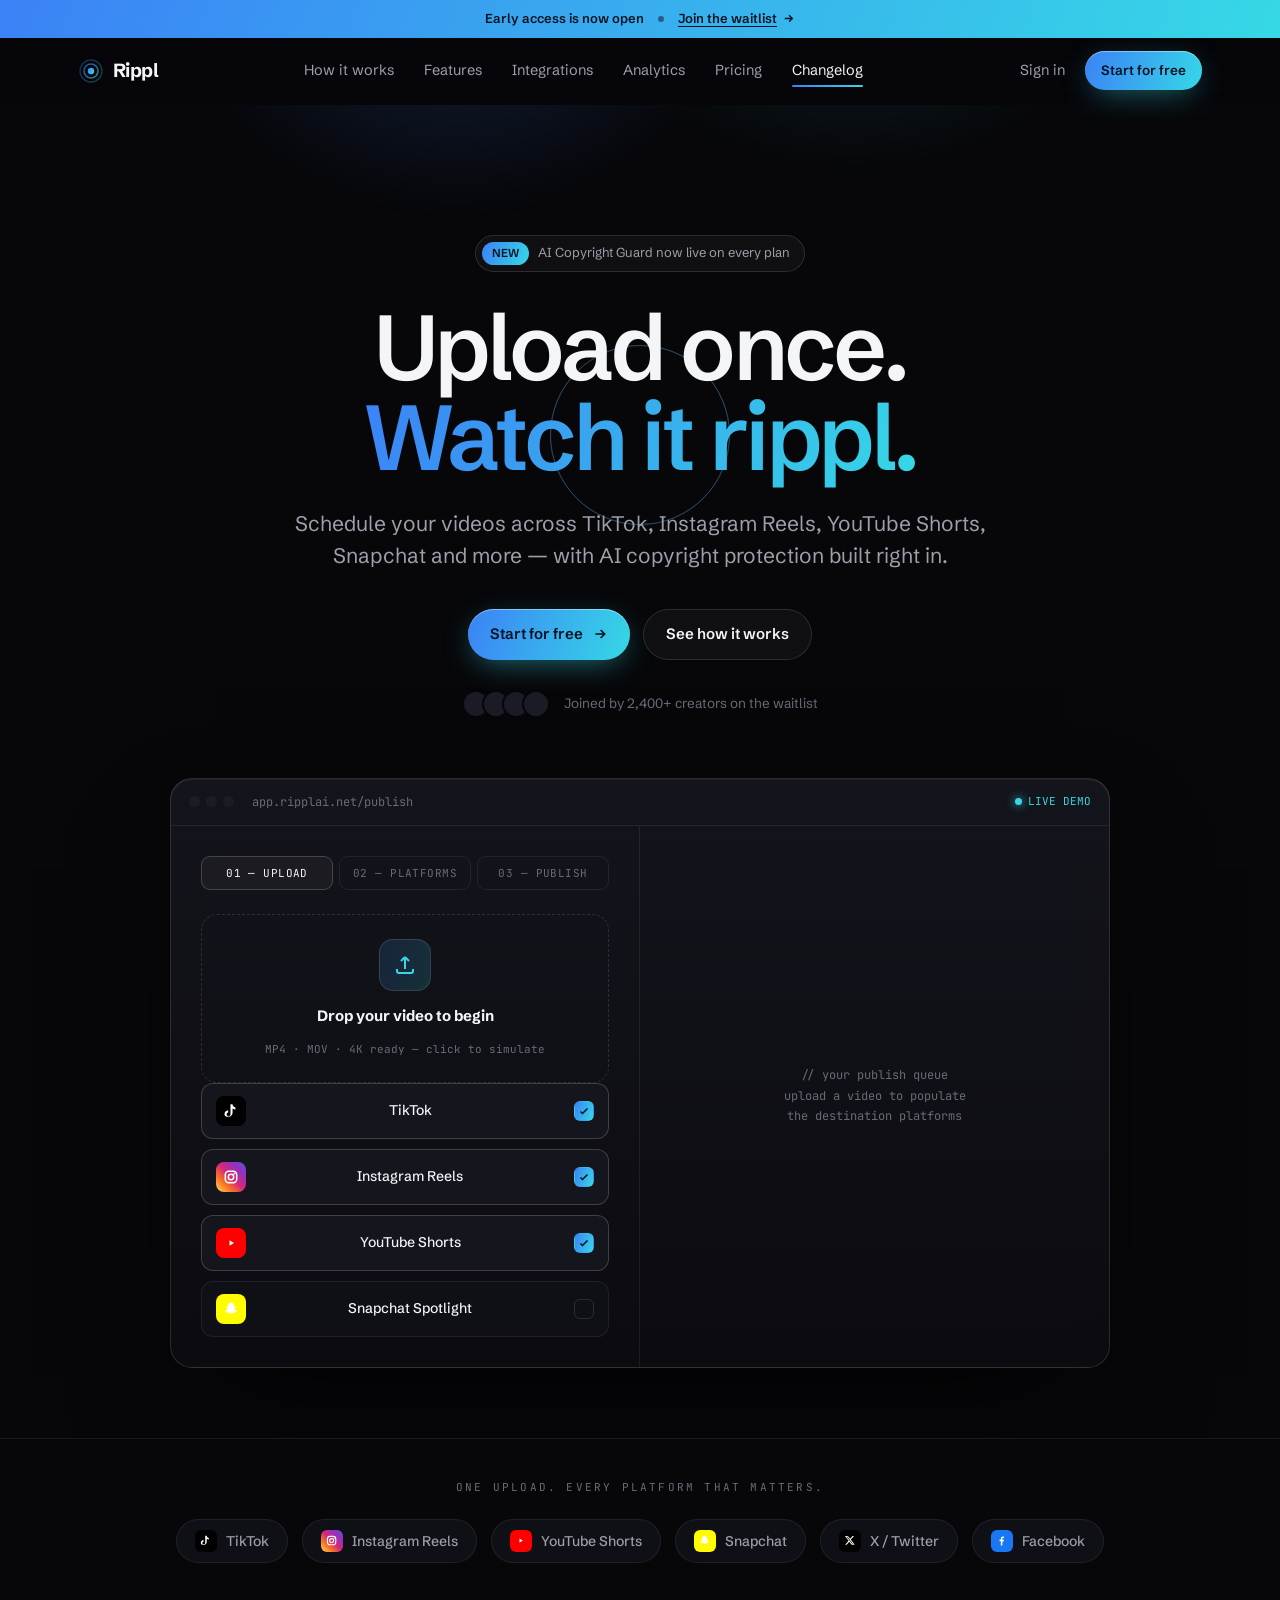
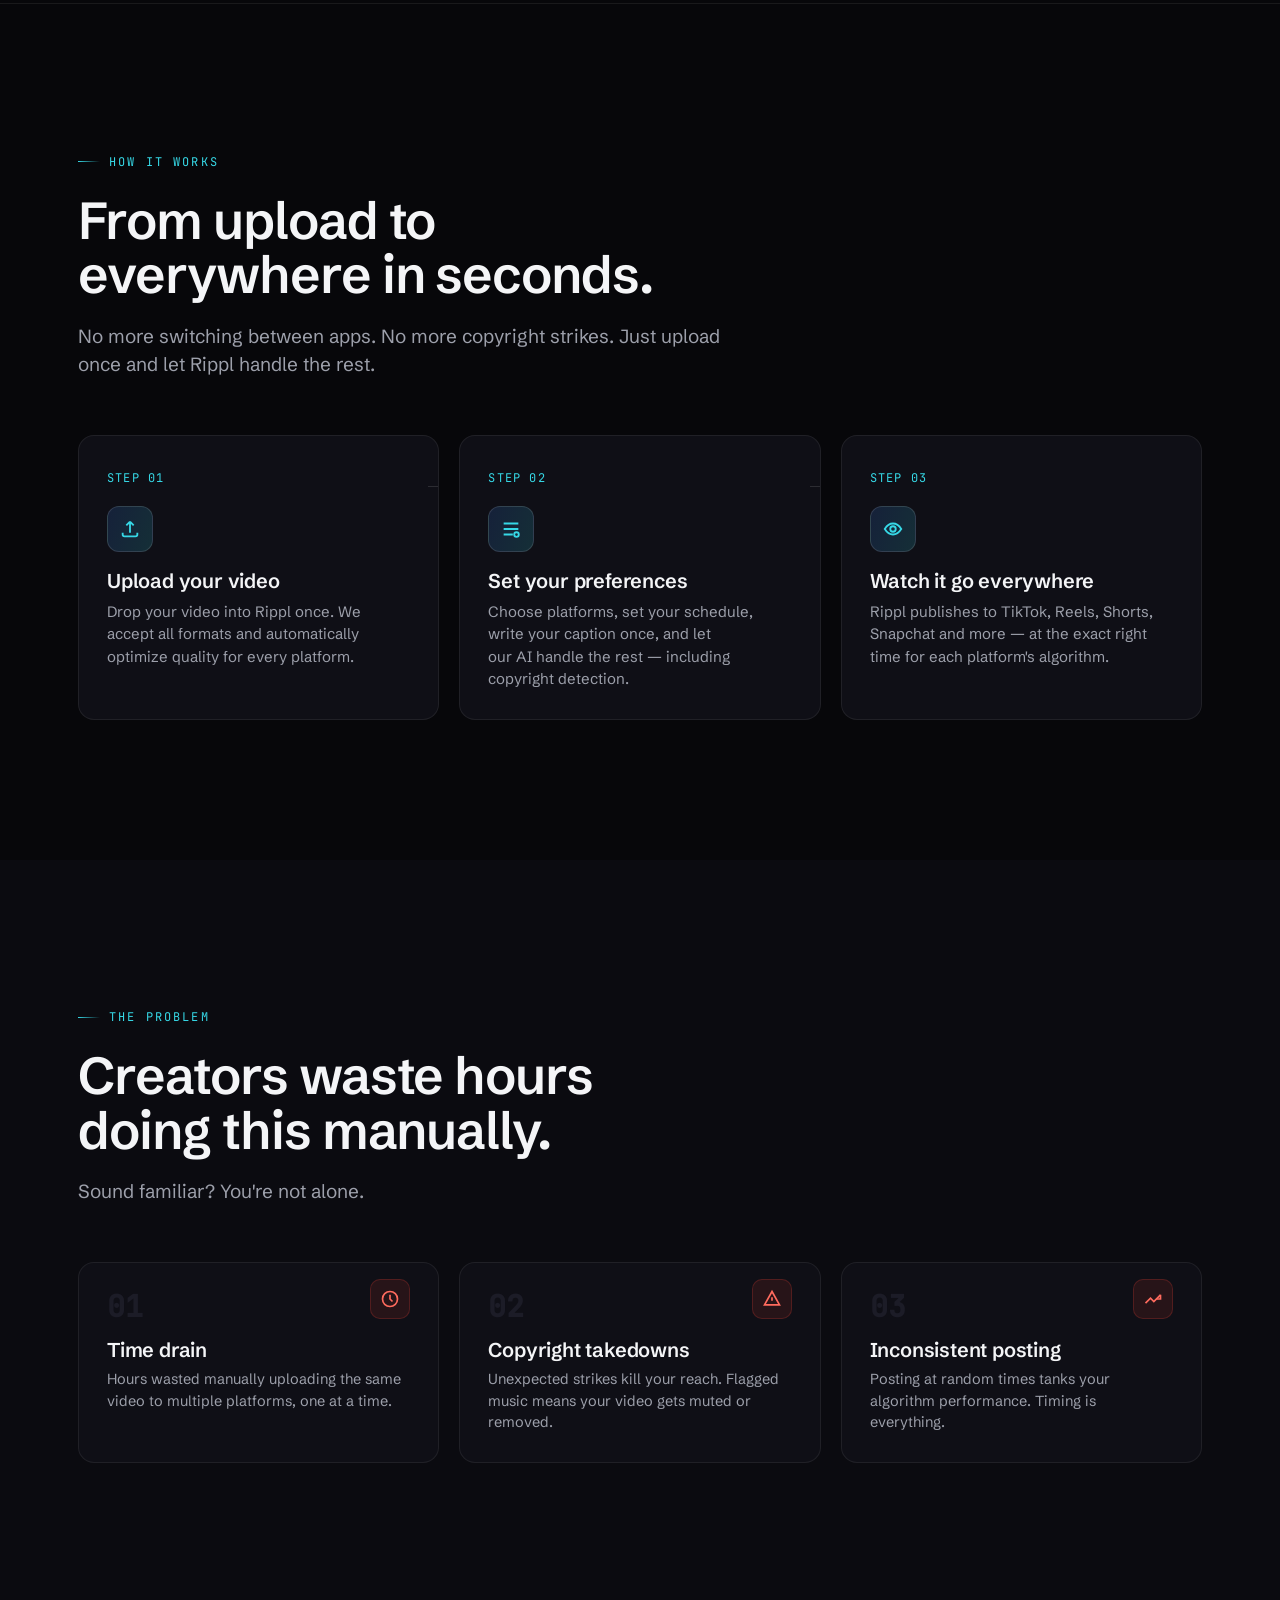
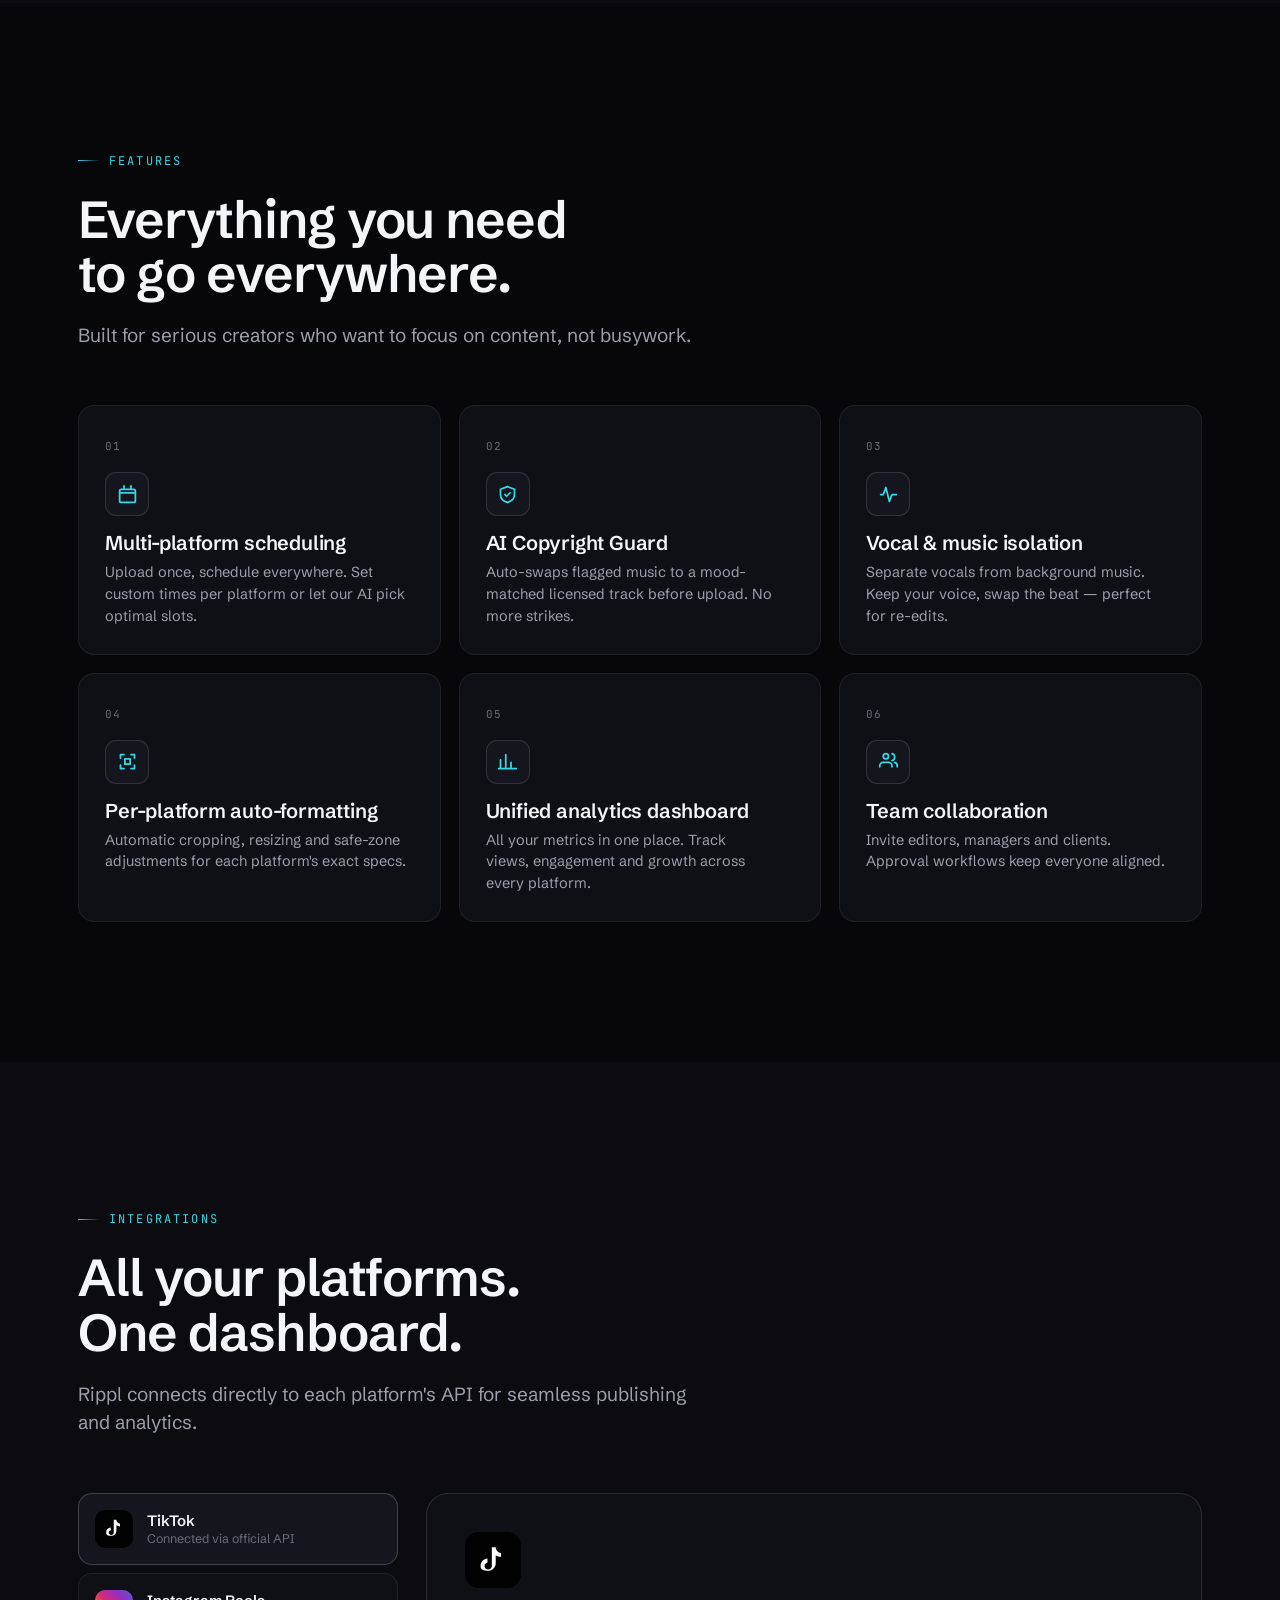
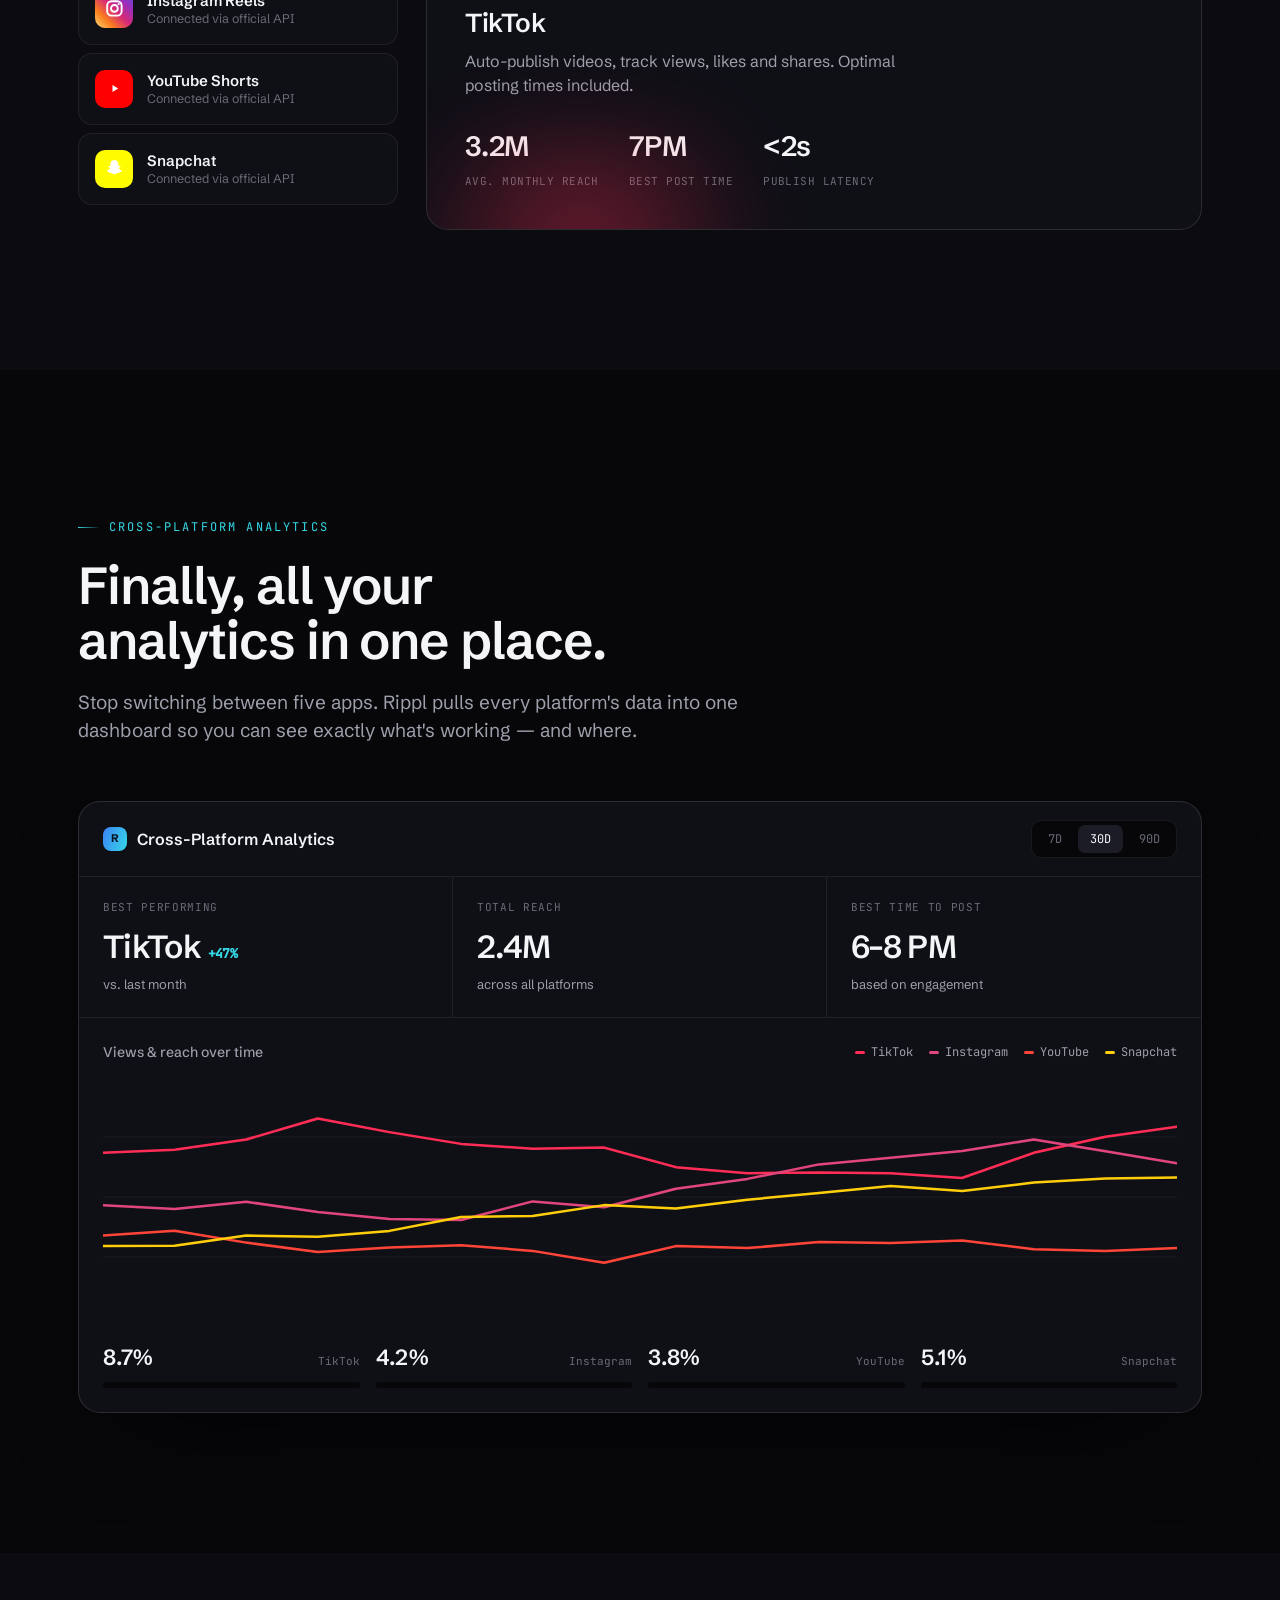
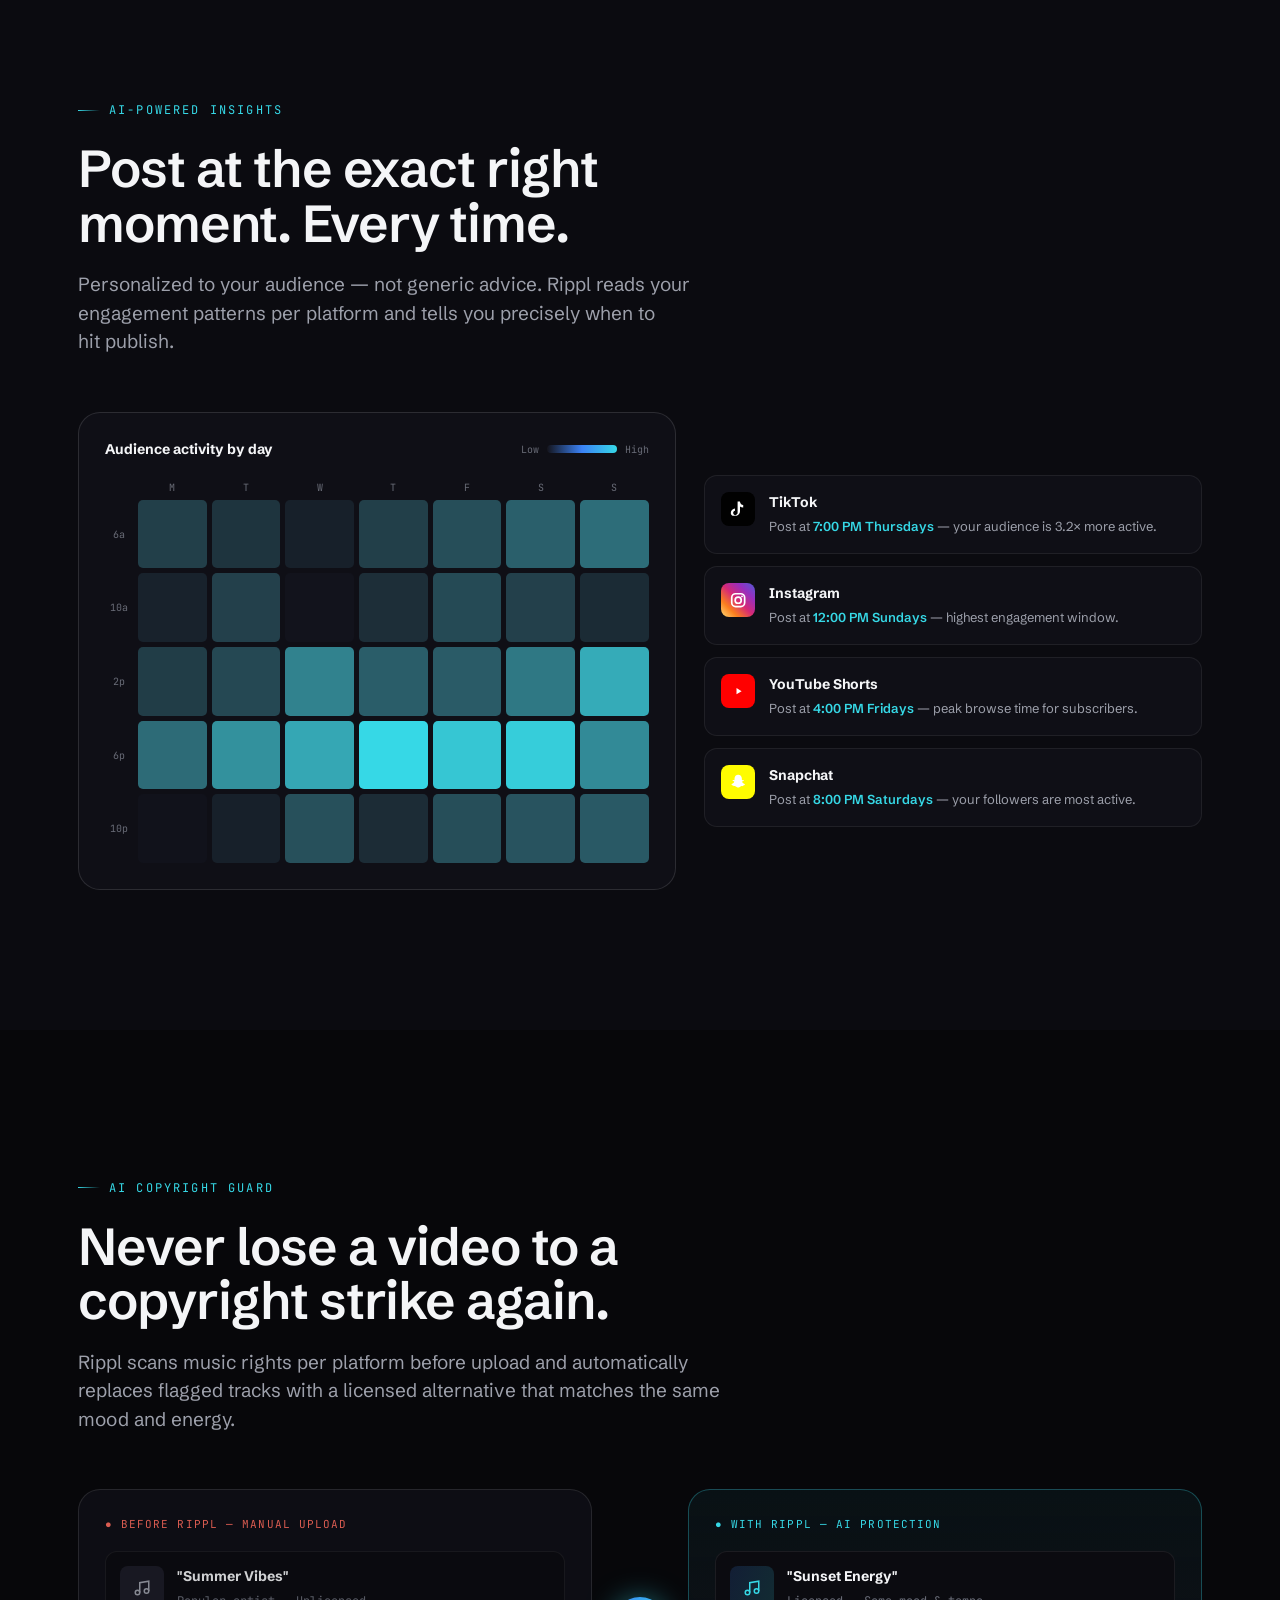
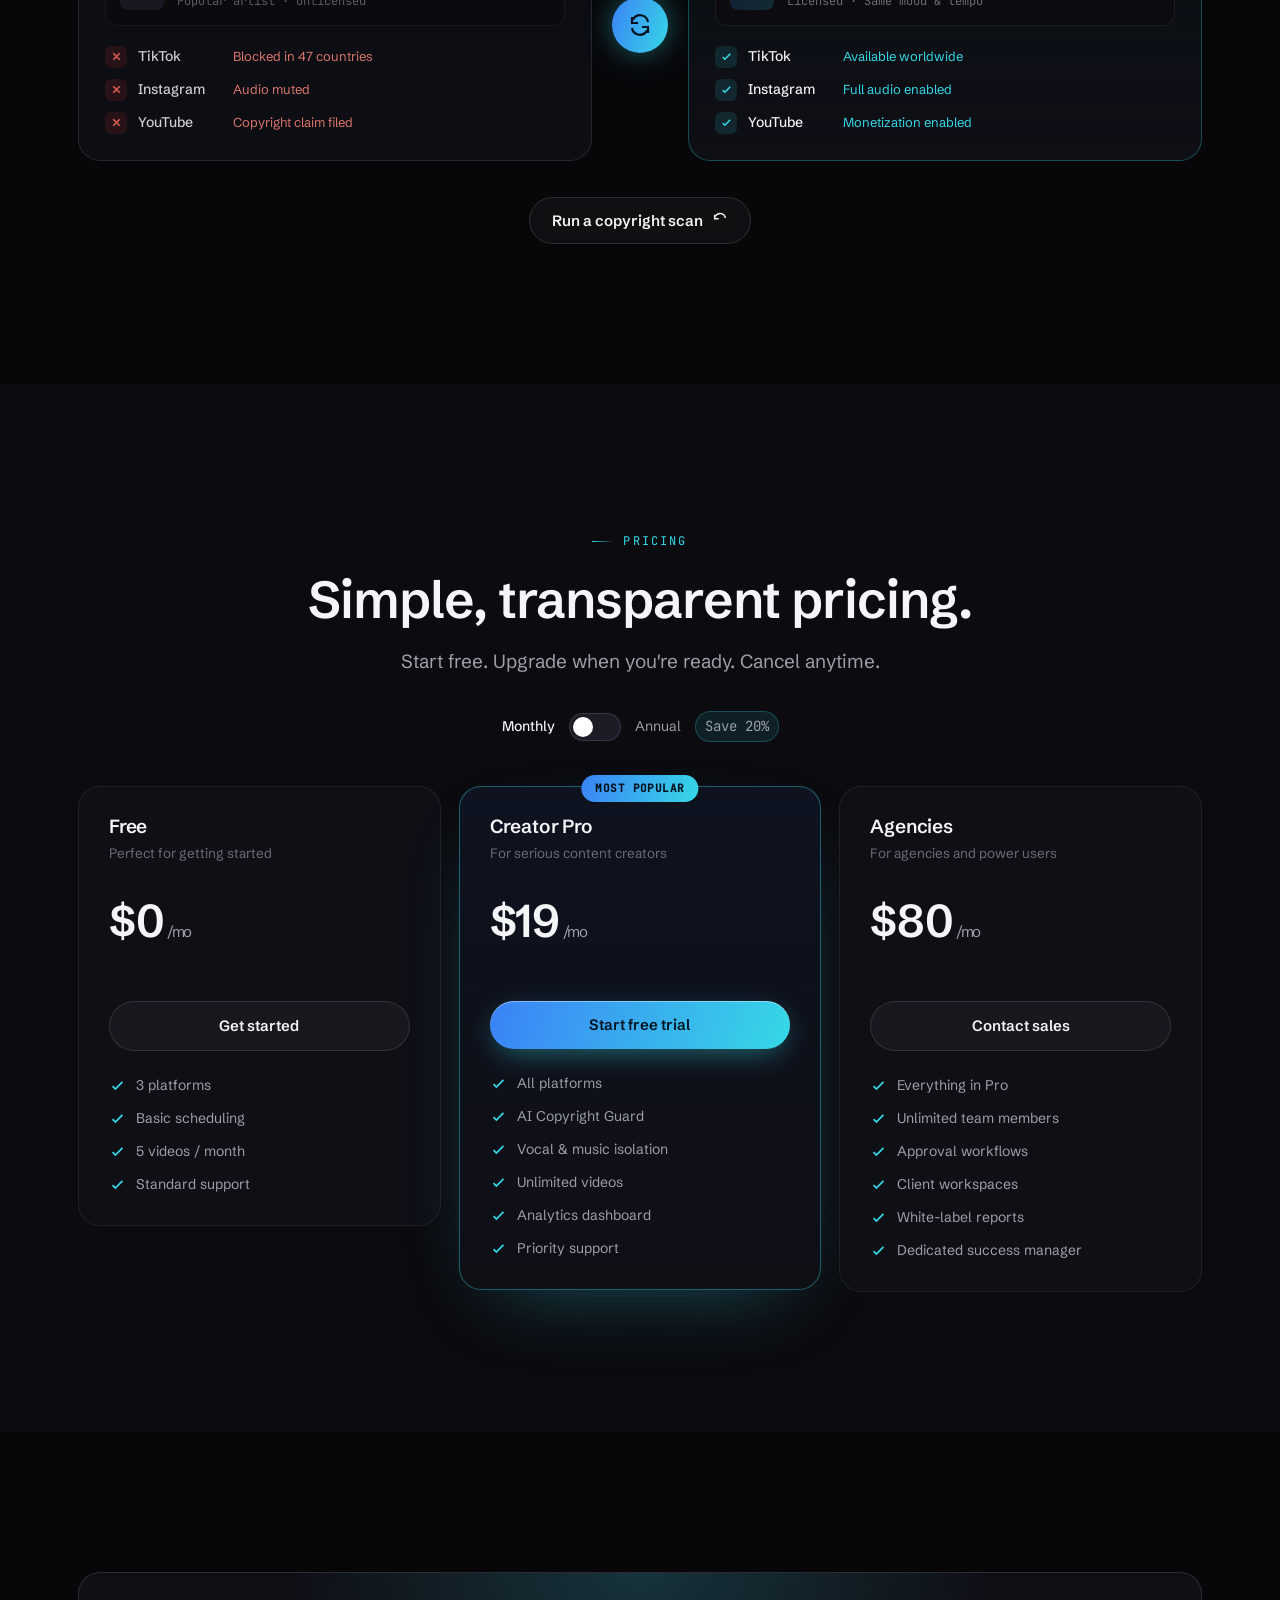
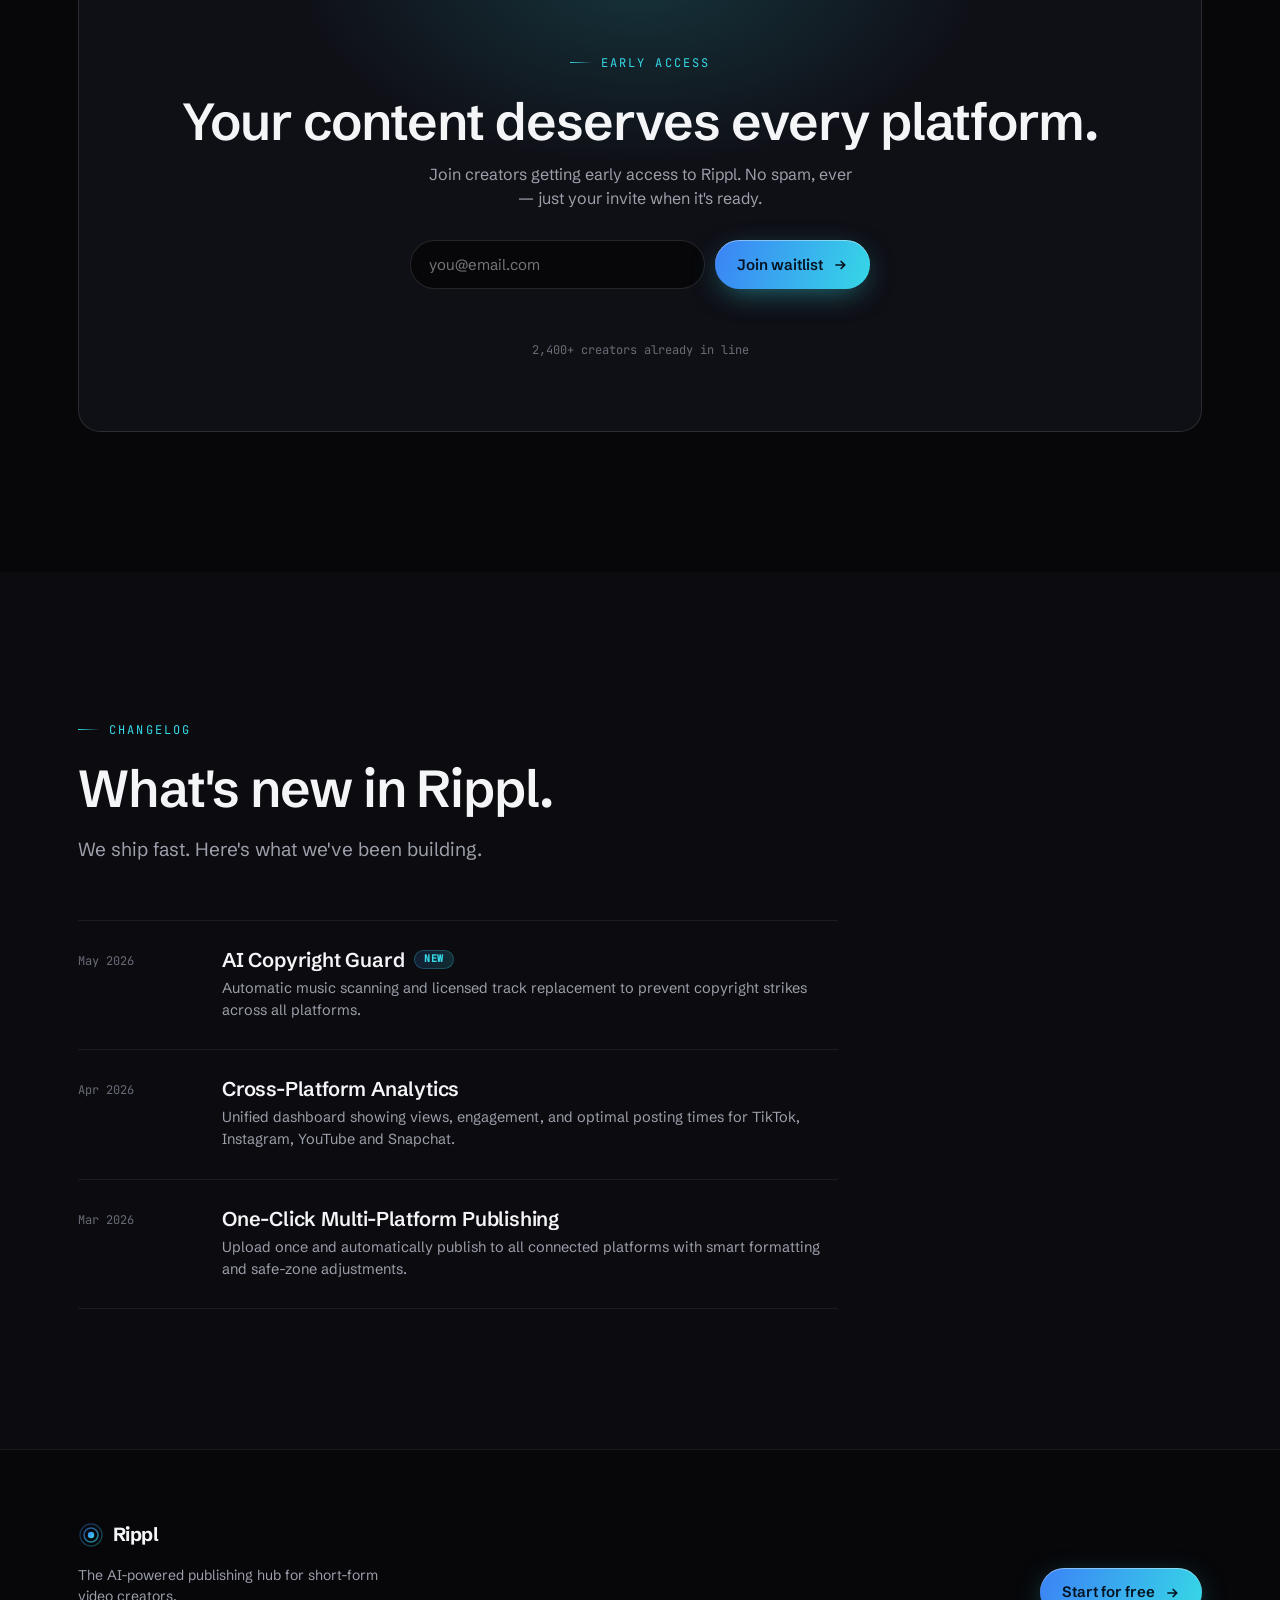
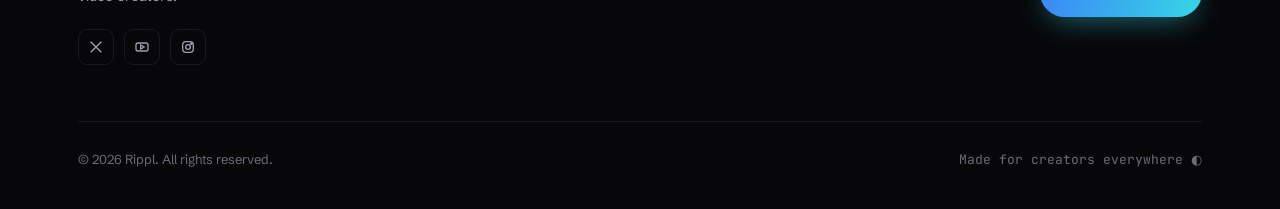
<file: Rippl(standalone).html>
<!DOCTYPE html>
<html>
<head>
  <meta charset="utf-8">
  <title>Rippl — Upload once. Watch it rippl.</title>
  <style>
    * { margin: 0; padding: 0; box-sizing: border-box; }
    body { background: #07070A; display: flex; align-items: center; justify-content: center; min-height: 100vh; font-family: -apple-system, BlinkMacSystemFont, sans-serif; }
    #__bundler_loading { position: fixed; bottom: 20px; right: 20px; font: 13px/1.4 -apple-system, BlinkMacSystemFont, sans-serif; color: #666; background: #fff; padding: 8px 14px; border-radius: 8px; box-shadow: 0 1px 4px rgba(0,0,0,0.12); z-index: 10000; }
    #__bundler_thumbnail { position: fixed; inset: 0; width: 100%; height: 100%; display: flex; align-items: center; justify-content: center; background: #07070A; z-index: 9999; }
    #__bundler_thumbnail svg { width: 100%; height: 100%; object-fit: contain; }
    #__bundler_placeholder { color: #999; font-size: 14px; }
  </style>
  <noscript>
    <style>#__bundler_loading { display: none; }</style>
    <div style="position:fixed;bottom:12px;left:12px;font:13px/1.4 -apple-system,BlinkMacSystemFont,sans-serif;color:#999;background:rgba(255,255,255,0.9);padding:6px 12px;border-radius:6px;box-shadow:0 1px 4px rgba(0,0,0,0.08);z-index:10000;">
      This page requires JavaScript to display.
    </div>
  </noscript>
</head>
<body>
  <div id="__bundler_thumbnail">
  <svg viewBox="0 0 1200 800" xmlns="http://www.w3.org/2000/svg">
    <defs><linearGradient id="g" x1="0" y1="0" x2="1" y2="1">
      <stop offset="0" stop-color="#3B82F6"></stop><stop offset="1" stop-color="#36D8E6"></stop>
    </linearGradient></defs>
    <circle cx="600" cy="400" r="52" fill="url(#g)"></circle>
    <circle cx="600" cy="400" r="118" fill="none" stroke="url(#g)" stroke-width="10" opacity="0.6"></circle>
    <circle cx="600" cy="400" r="188" fill="none" stroke="url(#g)" stroke-width="7" opacity="0.32"></circle>
    <circle cx="600" cy="400" r="262" fill="none" stroke="url(#g)" stroke-width="5" opacity="0.16"></circle>
  </svg>
</div>
  <div id="__bundler_loading">Unpacking...</div>

  <script>
    
document.addEventListener('DOMContentLoaded', async function() {
  const loading = document.getElementById('__bundler_loading');
  function setStatus(msg) { if (loading) loading.textContent = msg; }

  // Error sink persists across replaceWith since it's on window, not the DOM.
  window.addEventListener('error', function(e) {
    var p = document.body || document.documentElement;
    var d = document.getElementById('__bundler_err') || p.appendChild(document.createElement('div'));
    d.id = '__bundler_err';
    d.style.cssText = 'position:fixed;bottom:12px;left:12px;right:12px;font:12px/1.4 ui-monospace,monospace;background:#2a1215;color:#ff8a80;padding:10px 14px;border-radius:8px;border:1px solid #5c2b2e;z-index:99999;white-space:pre-wrap;max-height:40vh;overflow:auto';
    d.textContent = (d.textContent ? d.textContent + String.fromCharCode(10) : '') +
      '[bundle] ' + (e.message || e.type) +
      (e.filename ? ' (' + e.filename.slice(0, 60) + ':' + e.lineno + ')' : '');
  }, true);

  try {
    const manifestEl = document.querySelector('script[type="__bundler/manifest"]');
    const templateEl = document.querySelector('script[type="__bundler/template"]');
    if (!manifestEl || !templateEl) {
      setStatus('Error: missing bundle data');
      console.error('[bundler] Missing script tags — manifestEl:', !!manifestEl, 'templateEl:', !!templateEl);
      return;
    }

    const manifest = JSON.parse(manifestEl.textContent);
    let template = JSON.parse(templateEl.textContent);

    const uuids = Object.keys(manifest);
    setStatus('Unpacking ' + uuids.length + ' assets...');

    const blobUrls = {};
    await Promise.all(uuids.map(async (uuid) => {
      const entry = manifest[uuid];
      try {
        const binaryStr = atob(entry.data);
        const bytes = new Uint8Array(binaryStr.length);
        for (let i = 0; i < binaryStr.length; i++) bytes[i] = binaryStr.charCodeAt(i);

        let finalBytes = bytes;
        if (entry.compressed) {
          if (typeof DecompressionStream !== 'undefined') {
            const ds = new DecompressionStream('gzip');
            const writer = ds.writable.getWriter();
            const reader = ds.readable.getReader();
            writer.write(bytes);
            writer.close();
            const chunks = [];
            let totalLen = 0;
            while (true) {
              const { done, value } = await reader.read();
              if (done) break;
              chunks.push(value);
              totalLen += value.length;
            }
            finalBytes = new Uint8Array(totalLen);
            let offset = 0;
            for (const chunk of chunks) { finalBytes.set(chunk, offset); offset += chunk.length; }
          } else {
            console.warn('DecompressionStream not available, asset ' + uuid + ' may not render');
          }
        }

        blobUrls[uuid] = URL.createObjectURL(new Blob([finalBytes], { type: entry.mime }));
      } catch (err) {
        console.error('Failed to decode asset ' + uuid + ':', err);
        blobUrls[uuid] = URL.createObjectURL(new Blob([], { type: entry.mime }));
      }
    }));

    const extResEl = document.querySelector('script[type="__bundler/ext_resources"]');
    const extResources = extResEl ? JSON.parse(extResEl.textContent) : [];
    const resourceMap = {};
    for (const entry of extResources) {
      if (blobUrls[entry.uuid]) resourceMap[entry.id] = blobUrls[entry.uuid];
    }

    setStatus('Rendering...');
    for (const uuid of uuids) template = template.split(uuid).join(blobUrls[uuid]);

    // Strip integrity + crossorigin — blob URLs from a file:// document inherit
    // a null origin, so crossorigin forces a CORS fetch that SRI then rejects.
    // The manifest bytes are ours; SRI protects against CDN compromise, not this.
    template = template.replace(/\s+integrity="[^"]*"/gi, '').replace(/\s+crossorigin="[^"]*"/gi, '');

    const resourceScript = '<script>window.__resources = ' +
      JSON.stringify(resourceMap).split('</' + 'script>').join('<\\/' + 'script>') +
      ';</' + 'script>';
    // Inject after <head> so the DOCTYPE stays first; prepending the script
    // would push the parser into quirks mode. DOMParser always emits a <head>
    // (synthesizing one if the source HTML omitted it) but may carry
    // attributes through, so match the full opening tag. slice() rather than
    // replace() keeps us clear of $-pattern substitution in resourceScript.
    const headOpen = template.match(/<head[^>]*>/i);
    if (headOpen) {
      const i = headOpen.index + headOpen[0].length;
      template = template.slice(0, i) + resourceScript + template.slice(i);
    }

    // Parse the template and swap the root element. Scripts inserted via
    // DOMParser/replaceWith are inert per spec — re-create each with
    // createElement so they execute, awaiting onload for src scripts to
    // preserve ordering (React before ReactDOM before Babel before text/babel).
    const doc = new DOMParser().parseFromString(template, 'text/html');
    document.documentElement.replaceWith(doc.documentElement);
    const dead = Array.from(document.scripts);
    for (const old of dead) {
      const s = document.createElement('script');
      for (const a of old.attributes) s.setAttribute(a.name, a.value);
      s.textContent = old.textContent;
      // text/babel scripts with a src: fetch and inline. transformScriptTags
      // does XHR against the src, but blob:null/ from a file:// origin is
      // silently dropped. Inlining makes it a plain inline babel script,
      // which transformScriptTags handles unconditionally.
      if ((s.type === 'text/babel' || s.type === 'text/jsx') && s.src) {
        const r = await fetch(s.src);
        s.textContent = await r.text();
        s.removeAttribute('src');
      }
      const p = s.src ? new Promise(function(r) { s.onload = s.onerror = r; }) : null;
      old.replaceWith(s);
      if (p) await p;
    }
    // Babel standalone auto-transforms type=text/babel on DOMContentLoaded,
    // which fired before we swapped the document. Trigger manually if present.
    if (window.Babel && typeof window.Babel.transformScriptTags === 'function') {
      window.Babel.transformScriptTags();
    }
  } catch (err) {
    setStatus('Error unpacking: ' + err.message);
    console.error('Bundle unpack error:', err);
  }
});

  </script>

  <script type="__bundler/manifest">
{"137d62fa-2dd2-4f35-9587-db043a35a9d9":{"mime":"application/javascript","compressed":true,"data":"H4sIAAAAAAAACrV823LbyJLgu78iu6xugxZQAkDwogvVI9uS7Rir7bV03Nuh0ayLQJHEEQjgVBUpyTqMmNd92ZfZiH2ZiH3bX5j32T85X7CfsJFVuJKUu6fbR90SiUJVIjMr75Xw3nMY/YGfJwDwMc7zBP72L/[base64]/IDCJk2REnk4mE3J8lDM1g2hEzr0AuiHtgk998OgAunRf/wbUX/p0EDoeDcB1fDpwaOB06dDxqL/s0UHoQtfxaQA9Gjg983nRpV3w9mkA+kufBiEuHYJPPadHPQjovtOj3aVPhwjZp77jUw+84tOnPXABn+hRH3zaL3+lT/tOMYa4fOq+8YIvZO/4aE8up8fPbM2DePrr9KdZyglKVXbDC24UV85tHKnZiPjk+EjwUMHdiAQ0IHBffBb3vR71Ccx4PJ2p8krouX1EKIxFmHAI70bE8wmE9+ZTjEh3c0Kf9syUAX4RI+JRr9faqgpVjfgawffqd2y4C0PaTfrQpQNH/93go0xZ/jsA+9Clfmj2MMC9goB2IdDXtK831mx2n/o0oEO9zV3q065DUfRcwDHq0cChuM+0T4f4x3dwWqD/7uOsAcLQEuvTfRQJ2sVVNKBIEzWygqLqA91H2PoBfUeP4RMdD1wHYbgOHVBPS+LQQcz13J6eoZ8bUF86+FTHoIVSizMcz2gCLjJDfT1HAzeA/fL/noP3hw7i5umFtOv4jkbNoV2c28cZA/P0AKlyPE3ZvuMbYD29emAete9oXByjk0jYECEFOKuH4AMkATzq6b9dZIm+7yFZiEKfegW5Qwc3KKBd/NyQhLvfIQYDrf69mU8HidOj+9CnA+jTfdin3RlaisQJqO/0aN8J6D70aP9Nl+4nyIIB9d91KQpl781+0qVDMEajj8bjy9zxwAtoMPNo792QetCbISmJ54Ln0/0N5Cfj34F9F/nvLZ2BpqCX0MDx6f4M/3waotVDZmvJQDuFn4jOpwBNpd5LFArNXa/4ANfpFpKFn13aX/pvhtoI7s982v3kezOfDhvoPwFY1d7n8u270w0zT566Hv5HastHkjjlTDhTwaKYp8oKehGf2k/PTl+dDHr207OTwal3aj991ff3B3376X7fP3txZj8NznovXvU6pDYp5OnZmeu6LmmaAxw8e1kN3m3ggOwmT73hYHDmE0NCRcOHdyeXGzQ8QMrm/ADIZXxzmd0QG7SjM4/yX/V6xIbx9EAzgJpFNsjl9MC4vmIIVjUL8KeC+jaVik0Fm8NHzhPZBH/qBr3Biyb4eNoCHU9LsMiPFthfssXlYszhYpYJJdtIB0F32IR6r1pQ71UJ1bC0AfUiZXk4Y6oN7+Wpe9KEh8taEHEAVhWz9/a0WANfcnEPUjEVhzpqgNtYzSBWEpJsmj0B2NmxCM1zJw6zq4gp5uQJU9ekQyeZOGXhzOIJRkdmw8we3sAIeEJxtuSK4oJDw/kJWN9pfK5urjsguFqI1NziCZXqPuF0zMKbqcgWaQQjTcvVzXU1JU5TLt5cnr+DEZRw8OaqY6h6Dk71ownQgRJYAmNRDiJOp7LTnPN87wlAFU7iiotPr4uoEgoE4fMW09AHv9+KFI71CoCjiE/k8ZFRsdeFhkEcjUgyJXDnjYhL4N583Pkj4hG41x8lAIAjqbIcsslEcqXn4bWJ7UbkaffF0D/T8UFrmrc+rf9qeIrTSrz22igdH+1pTMvbzWCjW0Qj3SIa8UtKFyKxnibTTgPs4+sGdUhSrVuLoDzaJ5DlLIzV/Yi4tP+bAHveb4HcbUHulpCN5fyspaYQ76e47+dM3NhQffU3JHxN/CpZ2SZ6KVuCDEWWJDyC3eKrI/P7DdkzGoPzR4CopGxJGulIypbv4vRG4t3itrlmzVmSm+QKRtUCOme5xRDvHYvRKVcnSol4vFDcIjPBJ6TT0QAq2c/SC41lJfwpW9IwYVK+i6WiKptOE26RkipiF1T9Asfgux2joglXEC4EjCqUaMLTqZqBA56ZMskEWDgvhhG4hxDD0frkQ4h3d0s0KhobQK/iwiQYkyLhhx9AIpEv0G7E6fRlgiL+kYfK6lDUkqMReL7bKZCLzepVSafhWLndFrMh1ikf28IAzGOXnNiI/2iEAA0jERiLotMlTxUu4CkXJbuIXbHXhgfImZTxkh+AEguubRc02L9FnAwUEHzJWfKICMUZ7j6/hbeYbRecej+WXCy5sCyeKhFz2altdTFSS7m+pRnKaSxrMOm0Aw/AqWJiylWDJSyKLBKnpHMIcUYXaWaeZpVTO4ewKshbId1qJricZUl0AC71fBtElqlzJqZxegDEze8Af53h9/hJipXa/xjKN1Qyzmj1zKRWxD9auQB4c/rxPbw6PX9vLv9owaLco4jPs0LP8atRYWQ4XnVaPlQqnr9Qaan4FGc4OChhvFAqS4mtwRWKZxblLOVJe4ke2jZXYFbaQOYjXpPWFD7P1X1jyilek4aqL/IkYxFHTz1hieR6Axo2Rc6y2wvFcyuttbkkrNrKMe7keIumaRp3x1UcgSu1zqWdTqn+huIKVo6wcjqLo4inMILdvI5CcCZ8p5c31b9GVhd1eGTVuBb+vwyBRHZLZc1NbWIFPlG0Yp3t4AVPIy7+y4IvuJUvxkksZ0az2lYOBbuBStPMfVex+69/xSmlaUWWuDUgMPtWM8FsjdnwzfoVoQU2Tqz43AYjNqZa11C4FOlMqeDzbMmtegOgFcWVVG/ggJaunPL3QQQZUs65qa1cQzlgpLOLKp5s6EJ226j20VBwpvhpwvHKIlG8JE16s1sjrD+xOZb6SBNtKNxDe3ozbvh8JHOWgoYwIiawxuDlPuEjUge/BzsPOR1PV+QYv8jldHW0hwvrKBFDzXhZAYqdOJ1k5HhtELMGAwO/rY72onj5FRiYCSykXlDJKPxY0Rin07/9y/8hcADkLyjJEflViGMmyPFRfHy0h7841/[base64]/KqD0XFLhKyqzUfTPKOxqm4U0ZXi88qxNhUeCUBWrM0fM1FP10oA8SNTZ5xFzbmFCq5PRoh1iDpmogxSayWQXF3Gc54tlGWt3dLriwxbSwAKvOe63zckfRsAg91VfE0Vv1Mvs1RhNjsC8rd/+1co+MAjcljPW2NzdoPh4cqGfddtiMfKBr/nwi7E8ByCnrtF2w13VKYYukQzWzOhcHt6HeyC57lu7QQe5QAKZIHwG84i0lmn6ENJjSmK3M644PD//vf/+O/kcBuQi8V4A8bnd/FSn8bsPDQwrVVdwn/8O7gQZvm9Cb9iKRdcVmq1sg29VQShP/b2IBJZ/iVLOTjHIOP5ImGKF9HXkxKvcs5Xla3NlUb81nTQTWiwSSWRi/mcC4dHsXImccoSOs8DsnW1nLMk2YTg4XHQ+Qtkh+cO3f/7v7x938WrLFfxPP7CI/jbv/3rdpAUHWZnW7WILJmwHF3WdGQ2UR2yTbt1ONR5VGIqi+J3bOhVQltUmPRulNsJJlKVZgvqILEKEEt11fFFzXYMCX7rFjXijXYezpOmM0PXWO5m5yvkrraQo+PqlC2ffM16/lZ8i7IFxt7tyL3pxFM4HoGPWft3NdIPiEu6iKYcfaUZh0kspFrz8tGXMiepJL5mRPSFsjSeM8WtqwdQgqUSt+oAiP6OivNfLbdDiox0+32nn9/9ypRfn6Efco0TooU5vT2Arus2LNxjsXMjbWpzDSP9LrKtUlwsfFTJQmFvOi1XWe53UaT4Vhny2enJ5Z8+nl582wS5hAojuNKQHwBPGc4XiYqdSu1kOOPRIonTKWraAZA/GWHJ0pDb5V3eMOMULnRhSqpsDiqecwk5F7UeZ0Kns9lCwMlbyOPwxhgiloBMMiUplnsQjyH4y+Dc6+uPLnjuzBue96A/8wKGx5guuJ4P/tLzqkvHB/9Nr3Hp+J+G9WTH/[base64]/GcycAMXOfRMsneB8H/Zn/WX/zf661PwpjScxj4ClLLlXcSghYnI2zhrikySGi3OOnTISYiz6csQr5BQutaRgaiFt4OmUTXXapCmbiuxWzYCFIpOyODMqyWkQ4LufPBfbBnz3k9ESd+kMzn0f0ffXEL7kbI4nWAkbZ6IpFW/TJfa04B5mQtowZymbciE1JqEu7EoKJ3kusiVL4DYTN5Mku5Vwg3KikdN7kMTTlEe1cPfBGy4djwUQoOq5TuAEb/qNSwiWHjKYdaGLPQiui10P+rvrutD/gpSswcCT2n2E3aXVqOfCgA6JNueN3qDJtHBbE87UaxFHdflvUuWyk2kr2SztoS41WZMy5P9cnTXVqTZCLSvEOw8xfA9d7S88+BGeRd4zOIB60NeDPg4+e7ZqHT01ihOTdDHHUsCFwoMzK8Zgu0NzFl0oJpTl20Bc0tkoTLSwisMsJcf/qVabr6at1QCeZoUsHxFtK1rDf87itByvc9ydhwmNV42ktlW3OJp1j3GGWh3tzbrHR7m+ilZHe3l9gqbrFh2K8C1SRh07zT2F31yq/pbO+O1Pl6evP55cvn3/0wVYio1l59v6Zf2ALcfycjEuHVORFsEyjngm7cLzFPYkQT9jjOSMCS4pvC/8a55JtLGFV47TMFlERmsxD5YHcHWFB5DnxAbCllMK8yxVs+QeBBpVcm3DFRl80LfHHKt8GSaN8ZybW0c+ZtJl+QowMkvDe3J9vdkMYGi5KKMH3Qpg4+PQDjUtYmk/NTn3aQghy83xW8tAhlma6sAMWBhmi1S1ifLo8KtEef7jVAXU/x7vNZBCP9ogq25GMGQVEZJpRTBn/GU4NFvMxymLk2rPbjGI0E8zJC7GMhTxmIvSD8RYzWaJntImat93//FrRAWP09Slw1+hqW6FMDR90AAyuMgzlWC0ZBvv9wUjm0zcG+HTNBjC2AJPvkOus7OpYPlMb6PZNO0aJ1mSZLdcyDZZ/eDrZA0fJ6tHvUfJanfvoNqeJoWP0D2fl2wsScc2hxztWx/0sU7lQMza0omYq5YjeT/+Mw8VveH30tLKbE4vrJv1KtKjtfKqF6Jd/tTYOIqNtdPRRxHoW7K09C2gm0Zu0P7ePOpp/kAZvAUnVo66U+T4aNwseY+P9aTjl5VGLmOGjRNxGLMETj68LYC2Ya+XPVfrln/tbAdPTKfWzfqRToOXNmCZQvO/wdlie9tV5q3eNM6daZLdbuMTdnWwpG7pMt0TNnJBd4SsbJ2a5gxdKwzc7ztkwwV+qx3RrrTi/qzbuIVuNaJyMW461jUitURp5SPNcwW9EEe15EodBzXXyXLf5ZV73dh1HPCuV9UWrznxutLeOpcww82NJcbtNd0+raSf2IXWdX5v4eRX4d3h7LtGKag4AsNz0rqOvVHnxrvtMpghp67O3Py9agQnP528++Xy7csLePnm5OPltw1JwhkT5fm1/t5siHn5/t37j1hFeGj0QVatgroHsm7tKxsZi568uolRN9UZE43lAcl1pTTwW30zItUnxuVdS38+x6p0t+f1/KCHUbPfDXod+AHcu8HE/ByWBlXP32vdWT1pHUtjl4aVZ3GqpA1jJrkNbJ6XZqZ4Lo7Dcxjg07rNQ3wmsOPl6vpQ07Aspj7ei2MeVLbgwBJ2R2AZIh1wKdLxHJ9/qGGdMzWjc3ZnDe3ie5xa+z0blp3OIT6b5gs5s5adw0qjNNVMiLJppqIUA/[base64]/whAOGiNdRNbrwwH4QXMl2owqD6gzgVJIUUIHrg0+Fs9RzZo3gqENXr9jF2tR7Zq3u30bvKBTKmDzlo8rfZPTrOr2E0wqR0CKKv/eHkxFHG0KtmcEOyhkGlft4jkuporNhsydh777PF6Ztsyh65rGzGq0TE/FdMwsv9ezy1+Xur3N/kOyV7qSZuyF/Ots71MoGAyjShFwMjbKVmcVJeY6pS3cHlJBTH4bNbDceTA28OrmekU0xHdaGxCz+sDQOPcCcywYMSHY/YF32BgyDaYHOw/mdaUf3QNvdaiDiVgXtTemYgO7hJ2HKVcvs3m+UDy6wAdZ1cF8+aU4mu9g694HkeVcqPtPLFlw65njcCb5s85f//pMf1nV/CwL6Fq8W1GTXE4bjcbF61Ug+F8WXKoTfSwQZ+mZYHNenPag10XmUM1G28DsrPcTmbMmQ+irms6Rrn90KvFb5BFWM3ViAOliPuaioTpmeAQWvmuxW+jaHmrac3zfpbOh98WysjNUr/+EpYVDTZ9YdkAs107WzEN20c6UpmJvr5m84rnkuv14wYS02iaXj4un8nSKt8uHfsfH2wxKYRauruoO/SEd2LXT1blQ1WdPbHztx66dsL5d9MsTG7p0aNcuWd9stL33qGfX/vm67A4ft0QBMdJGPnqsYMbTqWlO2RqF8rGjspwct4JiPnbyUGHkG2FI+X0ZU67NKXtuIhOINuLORx+F+enmw7A6tj0Ej6786zK3utW6f+VdP/fcFTne9sCtpatV3ZfI5Kw8U2PYrlH1JTI5KwWjlpTWzv+n+04f6zxtnWVu6UBtpAK10+s2mwqKILpknK3pqpV5go+ZrDVBTKow+BbV5nvSghfFGY1iWZRyrMa9Mm2oDlQ3Gly71b2oUfzTKDUKh9oMXPBp2dX5h/KHr0D7BtlDzfXG0a74eyUPb05PLs9PPnzbpGE2L8R8xpmas7yW9Nm8bQAjdo8x0hXRlZ1L/PNz9e0M/1yYP9dNbUjY2DTgXpE+w/ueqz/8HP/2czOUl4swQpmpebLRFjhLKj3+DLsamYYx25iKrr+cvlGkKEMhYWJ8AUfQOwTR7LDXOOxuQ2LnwZB0JSpLVnWrVJBDAzmEIxgcQtiEbPolOLsBZs70+JKnWO+1xKjb0bW5W85veBrJakWZp+h8Al9rzuYWhtguDdoND8KEqh2TpODtxrBfDfu99rIQuw/qVV7vsBiujtcbgEflewv4U2c8cWp5mOSsd5KOMSL9rCsuzjy+s/CM7SZhYxuKF3Jg58HQhdywls8xfVh9b8NT/YLcfufzOkRlpBCPx8jlghOb/IxvX5DL2YLY5EzExCYX6BfJxSIl11dho7t1+76G/DGvgmUdULFKdACpVtDcfmzP2Yp82fN6vC4gzTa+2bzlnhGzb2svXr7/8MvHt6/fXMLrP518fAUyZOm3Mh7NHsSLkKVrwZI+jzZ2ZYrn9Re3aFlsbAttDr9QKY6ysmrBJooLfexa6qqOsBBaO8ZqRbN4+7EWF5EpHN3a3lLc6/bdiE+3tKboBDvGf6hBn2UcgF8H2qaQgOga1KmmB181o3q0xF9fFA62zhAwTh5nd46csSi7BRpIctiaOs7uLsw9jKjxCBW8/A50otULbN/r237XtWmvY+ubgXlNZPsUUvNsrPC9A9yGtX/wgaCckg78COkiSeBAfxzqibrhSDe0rves4cZDmM3zhCuuuw7MqQJuSM4jIGWJo9BbvGlcwcUixXThNOVieo8u4CeepfBKxBMMZ8nLjElV5B/kBPmii7yFHjO1jsi7srnjP/5dVwzMk660Zk6SLBNWy3I+N/fL5qBrXWkourcPixLSRtvno9tDdDOnFxSNcfoVurbc//j1Xl9ko3mxp6UXv23VtzIWHz6+ffn2p9dFA9+3jTEMzELHx3GCfUqXeqxxXqOvSyuCDo+l6UI3uhYv0kDzfMEklo22Z7N+29tpGgyxC3iVf9JvOY6Tc3N2RTqPvW7z3fZ1Jwbso8vWV+leSGyJDzkUbw3j98deG661BuOz3ea7w7hs3SWy9vvFBet+bC0sBg9gXq/myboq7aD+WBUAhvO3tCIbehLWDKjxchsFsnAF2+m3sW8m3Qgb0kzxalm1h2tTjXfI8e2f73BBZ619sMVDmT/GQwRTUIzdg/k6y374AeZw3H6jCDSG693OKNw8gp2dB2t3Aw5GbJ6/2rsXaKckW3I9cY510y2zi+mN8GcFPJEcX3zffDSpjG0jA3vS0IxfzZpqhStE/rDSssMKZDXyTSOVn0/eXr57e3GJAfT829oe3b5mLM8ti1USS3WWiXmj0ygTa4lOnOYLtbbmdM7iBGOVuZyu3TqX0/ZLgnjUrk8gEmziu1CZYFOOBb23is8tot+8/2/l6magYxaig57L6bpo4esFv2SLZ0K302OvHy4HhnVFs3D1+VAvbL3CUz7HQcSzm0pKdKPalrdzF+N5jD7Y4u0CBc2xjSdVr/iELZJG4m9oxjxA840usVpJlYjn63My/FcQ9v756p//Sf7D9e4/FJ//[base64]/v+nuVnuhE0AAA=="},"ab8f20a1-244a-4872-8f5d-9b5d623ca26f":{"mime":"font/woff2","compressed":false,"data":"d09GMgABAAAAAAZoABMAAAAADOQAAAYFAAEAAAAAAAAAAAAAAAAAAAAAAAAAAAAAGhwbHhwoBmA/U1RBVIEgJx4AdC9MEQgKhGSEAAsgADCDOgE2AiQDOgQgBYdGB4EUDAcbFgtRlEzSeBRfJcRxXSwko8GaGu0rSEK9OeT37Ame5+m0P/cNAlZysqTS/YDQLp2uOkdrbV41JPX9JpjInticaMQSVTKRECFc3IPshhLlnEL9X0haNplWUHRyQlHA9H0tooCT9+5/rdU/qESaDngJEBIpk07s755rxdQir4tm1bgNDQWvXKYRslZWdQZK7FoOOWn53PHs2p4IArgBAEEwEAQBBAGcJJOM9OqzfQxRdAALAAI4ySUX5eNtftF0U4E0gPfpuhon12GAukKNAxiI9pYpEAkAChxMOZWNJzBgAXiP6Pu1C90/QbsgxenIvf/+CpWr/gDpGAiCHQVEYwLZqLVzOdMHfAHzBnw+hHmOzeuQjBsNQYkfAAE0QIku14F6C1AAYtPSQR2Blm5hTC+9GmcVq4qGnAL5QI5AJdTLFPkvIwAIxns8AD9RVeXkLA/APAAFaEA0GgJEozMNEIkfDYWHdIJ+eV+U/[base64]/mFxR3NRm3VhM5du/r3/r94ll7/+92CToea3uPytidHJyru5mfcifn02+rui1H+LiOl67umgyVTOCIseMperjxlKDj5qnOSyQKZNJYMikpWfg40SB1p6t406sCsz0aGqSNMAxB6YQP3Xw2zlo8pSagZtR1aTAT6CKGTRqI62b1U/lBdp6tp0+ldVGaZoaq0vS/eJLH+RMWis5f1syoGLJa3NXSVc0l5fw9Cycf+X0JZ9EfpjTb+zewlrdqsCX1zdIvAv8uQhg4kkVQV5sJjq8yAE1AJWgcrVXEGQ1rlF/MBaVzL8fQYBqfADUAhBLMpnU0cIsgi8en++f5/kgAAh2stLBv/evjIQ/98Vlp/5/xlK6NVeo3dXZSX3/fPT6+69//E+IAdo4O3cSkHl1b0fHoeLwWZThcP4cnZoa2sbJ7eawfsXIjH7DXjjZzg1rb4fenm1pxzqmmGP4U2PjnIQPkhiNPQaZwzjKS4e2a07vidM74k6f8LpNqqryovbti8qrspsP/f61nv/3QyHS+wy0ZnYdzPMOdmGPLYNiHbKjmkRo7BHIHMZe8vTlDN3uCIcv7Ii/2HXGYdMoLk5ynJElk4qdzvCen6YZe8Khm3KwdXb+m6qwhEzpvtiZkZYWCjnrW1qb6mV+U2tz3aUS7BW0jv8zkkIkSXiWNhNRSlNqm3FmX3TX4QTz/Hlc8XSDAKpW7/Ok/D3V13zarmn7AH/+8MgdAH/+8d0JsiyqRnsFMFEACHya1WqcT1B39RwIE/Xa6aXqSYB/GS57ThEAwOcC4CcOAXxko5GGlp5VOjqKA41FdwBvqXQChWSlo8IrZ1CjWd5AnWK5Bg0SZRWaFMqARC+1Ep1JwC121PHKGTRwcwFN7JxCG5F0oItqnkE3lWxCD6UMQS/1xKIPN86/6ccJjIBkDxQbTA8kvCebKNMi3QOewrADKZBVvktvLtNzIyxCkmd2V3Isg9FiIXgWmQcjKFtQiRxHd1Yxap0ezsrzWBwT8IrUKsOYsq/hSk90PJXJ0GMlnqTHUjpWn6FWbZ+w7XPln6L0VB+FFAUqKaWSCioKVUFmU2jJpU0luwi75BytqY7v3XwJUnn0NxKcmi0HlnRG0UA7cXrLMDrKF1BPSWxB1ltbke4/J/m8u20u3s9ieexWNxOS9fcaYP/m+ZooptxagwDCPfuAbD4XRbNoooshptjQxC4OcYrLDM7QqU0jq5fwg+pgbxTSu55P+vcp32DMnS7LD4XX5cFy1XNEevpMy6Q/zCL4cxYmabdVldc2Zf/F6jn9agA="},"fe4e0447-87d1-46bf-87fb-8a24eed096d5":{"mime":"font/woff2","compressed":false,"data":"d09GMgABAAAAACKoABMAAAAARngAACI9AAEAAAAAAAAAAAAAAAAAAAAAAAAAAAAAGoE1G4JgHIFaBmA/U1RBVIEgJx4AgkwvTBEICrporgMLggoAMKw6ATYCJAOEBAQgBYdGB4kHDAcbuz1FB3LYOIABLu/mSIS5Uh2BKMqWIlH9fzxQx/Bph6htwkMRSkXtbrXS5GSVoJQaVJm2zimVkt3KUNAjuCli5Yi1sTgYFsdrjZs4iMcqwguWrsaMKcxFJUBgwG5zbLSF2W7ig17xYsv5/qvr5HhUlJ+v+Z743CM09kkuFDHW9u4x9ekmifQJsfRDJYklMp1U8BCJJll9eNrmP8LapvsfN1faeCIhcuQ4OO4OOCnhiDrhjlSxetkuyl9Zbr9Sfq+/v2v+dZqfJEtfaIkt6UuxQqj4fFjEiXHvfK2Vn+vc12nrMAHDAfrAaeKAbGdonUNeWhVaXo/PyTxsbtZQm9YQAqVDrGYcTc71/yuw8nzv67xdrQoheIIEAgyEQXjedu+PaBdYF1jgESRAs/qD377dvdu7N/75RxYl3gSBxAFpQmn5/c99zjz4MDdZAlKrSkIlXARjfk5XJbaUvy1LQOGRndxq/Pftp8vLasuecgsj8sOyCIexnEexaym8K9SJjCnXJQIIYGcd9D3MATbf35sz2/9YMYKLi+PiCDdmZp0pSqfQdKF1/3e/Fvh8dFoWSV7gOLMn3XhRGC/SzQhdXkWcYqr8hRzusuQQQ5lCFXPbuSzt1ubpx4b5gR+sUTA0W1XXDsZKW2oHC221SpRtGM+NREhFfgXJUtOXNQbtCn0MXc+8jUT7eqSdiBj5texMrZJvDadLFF/wGSGEULLbPm/NbUwTO9ZQblZxYYg03/[base64]/b9ikcmGTrb27cStyt1dWc5LFAZ766B8CZSED0C4PUAiFuLIyZIXZfKUFw9stxGFiZBrDh5hmDAQBQBjjuFABigsWPLlXCgKvirmiHPUF5LLjlb0CJuRvwvcj5xAKAN54bwdg6EymUcDBug2IJoruw/QonrfBCwD7lBY/Av/8ASDwc+afcLZ+MAe4gnkAihTAcTuLCyBtXMpw5z+7xzgA8CksP2fxeN0CMFKVFrmMcGUC4AKASOCbfm+DwygSZ+hOJS2TjCgaDmbjKIbDTb8OvUFNqVmj2IJszIJ9XAEskqT8NNH4Dypt3Ij3PA8O5fk61ApWe/jQUv31cNd6TjwMiUoabrDeZnscM+vDLxX/wVk9JDqJLDRii71mfGgxmTnR2Z+P/6v8BuDHSC1MPICLWRykDFK0k94hW13q8lzfUnY18Fn/[base64]/asWqZ0MUW62vQ2Z4trRUdMXy6TqanA00vjg3pb3VDreGuW1j6k1mpdtdqljnqPE0FxYoIVW+qzQ68GyXEco+h5g3XNWdeev+bgFE5IIF6K4DHquQHGYFFAWgZ/jvF7eMVPl0aBOUMizPqfydE/1hn+34g3NOZBjxyQG5BL8QFlsC45lJB6YrBQ0DCiRYFhhV0SAzqTIwajupI3DSBWliKKJdnUsPDLYP++eTRU1DPsstFIknvwRMiZd7gB/gRa4laQIpDRBUSUtplNfFCN0ztBbBg2+kPcNW/7UvFc1koT+KW3+7Z/MMxXjaDp67nh6fP8XLEEcDbaZoZES2+ysPQ2LElwbBvQ8jCf8SyEx4zs9Ung4rX9JZxkf3+0OWV7OnDBqJzLK5DPNXVkoqhVQB0jkG8R5rKnDcOENN8gz4tPoUjiTC361wjKLlD0G3M1ArDHpZkSzc9QJBdMqsJ3k5xG9/puUT6iyxGeRFyy1S79YIrLjic2udsOGVAzphnzffUZ+/j/aOoakLBDIaxEf8AHTh9Dg0AXXW1oNu+jOAjVErCYtbu9EhApauk71W5yg8enxc0wdUWyUL4TcmcY2O27Z/SbRw85wzU6l0GzcqFA551XlAU/omi/fd4r9E1cfWOeYTRZzXqvhjnDjoXBoUA4eau2iRqn4LOMmWBj0Jo6GcKJZIyIDPUxg0bogmm62A4LT55yU7VyJs4VNN/SmFOs0soqGptC3uB4vhwgIUwTAQ09F2RhNICGQs1vWmjQH0ydlRoM7S5elY8wlOShmbM0FSeZMvNpIS8UkeKRdBXtUQq9Mc5wQWNmjkTMYxEkMG61KbLZ6HvCGcwnYl2bIXwma9SHXgP4NYh6FajkU9DMVvONtHjb9cEghPJASFg8pTt92YRGlE/[base64]/KR8zZGMWQaAwOFe486JLcwXFey3Oc5VFk4z4z4krsPBXCMg/00i56ir45nZz31qnQdW27XjdhOn9jPq6QIqb/JXopgJ+aW/PkXIf8uU/fOHjpo9ov/h8GKyvTK/4fiOffzAylo3Cz3dVELT4UkLUEEVTZwbaad1DrTTZCb7A5TOvdE3rCqFbjRv0kkJcQCYWKwR2EKr5MhiBYWBnHaRQjEITAUSdKBHz7iFAaUzIsDDL5G33OUyKviOf0gXie1s3r6PN41DwFcr7jmuO+nREflNZzk+OdtJm0YZjxzA/f4ysp7pwaB7FG7uq+63SpB5mn13bd5v2I5xq48hPOr++pbsX+O9Q2P5GPlEgLBkvGFvRox/vYiT6ypLNopGBYUQIkJQSjgHMpwnFGvcfoTrzEqsApBCVQBzrkEL3piuGDWP5rS1qlYQlck5j/VS2HpRsOI6TNiJJtyGEgL7F1yrXRUlrrMJlNpFErbcGfTFU7KqheO6IKsa14YrQHRGgNZkD0mBaWyfHX0zW2Ck+/w6CNZhTg/[base64]/i2ohTA+dM6HFSUnh7NAUkSwQIAjwCrC6EfxEqsC9yA4jh3BhhyiJ66YZwx0PJCnc4IlJp/N4k/1sdeZpB2UQmf229ElSzjrr536fTVmxmawIF+txa3oDPq+BSuLdL76xU46hkvFar2w4cIH9oVUqdtGOuIUA3lY+9V09L9mSHkWqt90s31hpJRy2lyJUArAz698eEFP3209J7RNJ3r6b8s9vPC5FT3jD/S8ZtN9s3biAXDfA9T7r/Iym/yJp02mp6lJf7JsDjD5GZ/hkzVkS0A4YivIKe8a1Eoa0xhWdA0YyN/m8+zeWQE2eF//fly+b052wzLzxcGywnsm9pNz1PTOaf1Hfxtf5rPAVTMOFl2fXJNkusxii8si6TQzk6ktE/HBoCzkCsmGgqCuxNIlN4T1dMBjNFrcbXrEQ5ppX9Rod2p1NgNqtFt0NKrtyMCW3Do2CovdbglGJ9vSEkJM+kSfFtD58OVCLsWzLf90aCpDjY+ab1v22RBQBQRSyA3Yoo+n8vTulwr3cHZQ60OAyV+5+0e5sBs8Y3/yg8rU1sxz/1RXf3LdSCZVOAc4faSxQwnHTPO4gulQoWSARDtUCgafN8ExWomS/sO/N1KvSeabT7JrIM/J5nnJaxgErlnxPFmoZAaGE3/SfyIkibR+cGSYzoMzxfSuPL33o730XucngODMBWbGZ2wzYzP+PPiumL4n7z0wdoBMeO4t/wj8t37DdTnDH1e8bgNgOp70CJFSa1gc0ySskjjs3Y/YbAZD+gzIfrBr97TvnDTH3aTbm3mXZACeD0ibO7qzEWWkKxMTuZvVe1Wweo+6WcbkA3lgoQQr3yzkL6uWGmzhADlFhgO26YOb+K+BDnuPKe4xCJ8QThFlAOo8JT0qdRocQX/bVNtmlY7p9NH0KYcBurxxCroMMmAvxyqUQWYDZZwFuI1GUXMILF/7pe/LTSh2i++5KI3BDAODphKcfcXHYKLJrMdVugm0Vg1FCiYOx5/ycDOjUMYJB65kljccDOwb8GCeqf8DpzfcFkj4DLTI+LpYd9XTGrC9pD2ajVzh8fjzfsSzKxrJuCk6GxmJ0FlPu+SEZkRzQjJ+MYHuuAkvd+YcJnU8qcK/[base64]/+wfWDMvV9aLB4spJO/6n5y/WXJvMnuLgwPGC/m+1+s0Wu6G8UtSvXuCda/hauwA9Xw6KjUfaqfo8HRvxCqVmu+O8on+SbcNTeG+wADBSSVsltDZ++P7p4D9CCTz8ASYg+zVxzquvRgidqctf8wv4KdgYELcI2ECtQjkP0e8/zz3JC9b02BQJc0Nq2d+6pbm0tO2R+ey0UDso4OW4vL8FP6tiUppK7g3uYCAIGos9eOEtD9PcXvt8lrrRH896F98D/HzY8857ZDwHv7YOJ/l7mWHygh32Q2hV74seY+5UnHmz/61I9bjYeM+LWnQhm1ePCzAi4fPZnrFCYBUOZjtvp25UWvVF88/VlNOSJNkR/8NEHibDxGgOnxk/ZTo2d8kNRGeTNj+VJ8KzFJB9pGuKppiD65PXxnpiX6o3HrvNerxqQyQZU14PpD6apcyenkjea9E5VTgEcCpyURTtjwps4UWmbTH1Ta+tN6pVEuWpCwBIUrPiUx0uvnPW9Daxia625ddwKQNt68Yg7EsQLY5B/ds+sfdboox7RWDvL95S/7TAK9wlFqckY181k2OEvn3FBt5xV8wL1gsjQfbVCw/jYkJ5r+FO7pCKSNSyv/UPIUuyybubdo3fGgnTwVuetVI7T6URM/mQ2oqGlCIppdJgVq6f1YEuJ1R93+SM/+yH/1xFnuy9GOqKx9nOuaNxuhW6Un5PfCDUem56LY8Aw/e53liDm7emIfwvRr6/Z8lpX5dHHjsKHpJJD4M8H/I3f1d6liAHT6FDd95NxMkE6eLPzZipXLsSdpNXPZiPLKHcC1Xl27MXAYvNF9thS9ery8kfJe2n4JfKiydh6lzSKlix9dK9ElJOfk+dEzdHpkUR3luEVfwmsZaVBwV8VXnD57qq6qur6qqr66r7675kNJLvrvL3kq6vzTdwL3t3L7UsO7AOSTbawB29r+l/UvLipDedigRUPKDTMKT0sVjlTwQuNI6J6aUCUBUCsYomPA4+IkEFAVmBT1nIm1gXRKB2snpQgmgaTn4sgqTMFhRpTQdAEgRlQXciZuRF0JpWEW4RSkFk9K9w35fVjzDZlx1GwhQeNDklSD/M8jHmB+cGwqgANOmkESDBCACxQEZzjvWaAcFxwQ0Ox8YFW4+4zwLlypYpu6RCTLcIT0cMUZB5xSIEBmlmFDEQRkPDboNP6A2LQREApwJWKE/v13Tsybwbc22JjBYII2kOL+bEpiKCJ2hQyeRa5tO5FqKggZFWCFFdpxGVsbQ7H4zqCFIughWXAiH5VaXJVKIWPzkXEZpgFfkqMaos5dYRIEXGhGKUFEg1yulqVEJauWeIv5RSACp4Ih6L/X5ChUj2nQRvtd6UHvcx5CeDkCZ/02XI8p3/+rKGIBPt4LXMcEvPNSiJWcSCV9MIU0yHZ5FFICXU11lRrHXXXtoY2XWGrnU56wBt9wIwTxn5XUliRNViXlq4s5apG3VsXW63v7j7YVBva0/Xu9rhPkUUTQ9wJpCd7Q0Yfd4JJpJJWBvlkMO7UDzzEUNM1m+aKKc9mTitc/eJrW88O7WUb3VX1xl7RVV3zdd7YHbvr7/5XgCimoQG9Mqb1uB/+YW+Ms/9QbTAiFX5vn9KAYfz936v3Xn0kS0zAJ3HiRILuzgYb8LxLGCIYP04UIQKRf4ZopTGbTiPGXAFz+wqPq+b+G9VibZ8W/48wJeGymZ4OtXpc3xrfmkM3TnFWGqYiQjiNyMGyd13deO6ccdnJDp/p6umBSQcmyLSfYqE1QPpJAlcoQ+xC3jxRgCi2hC78dHMTDvT73n/f8r6QM/v/7Pyz36FMwNnoLs9p1lYSCt9/C779PkLTeVUBhSSzxwM7rb41yK0rT0/WVqjUNU3TlZVEOgSSMIr5QD1j7I8NzlcK46xexucJxkpCJU5pzwTgyIpiWV6SGDjKk2Tab/ZcHvie1512wMAf8YBdREpdaQi8+87/4vryAqGLq6uzoz/V4ZbWDqshC0hObGFHAhtKMAJqltekUlsOhMUJRpEjC2Dlh4Qi/UTdOoLJiqvRjKGpla+OiGOfgHo2LlcdJe43Nx8eYrH539Fk4KxefXorjh7lgdkidU1rkNf3H2K3dJeKJq42zRjf+/1+ktIhlk5epuBZolQOTYbSeAVuotTO2dsbdRoXdQhhhLTjuxx6edfNx1NTba6bR6ZBsEMWxyfDLsP/1/8notYbAXxX9r8SGQKG2fxyuen8jPOyAgKe4UG10g+ttg+3Vw+VBEv/8uz0+PT0XY2h+zPhJmDJgUxImXWMIg8Gl4Ogzvhb9gHP1yVEao3Gf7cqK2805zstJMlyZd/[base64]/Pnc//h4nZVb+4VgUUoQODiQ6WTpu2J6B/Dn3XKIiSDCrJaSiFdq4q2wpDlfQxPI7eiqT9NcNeBNsdjzQbOJG1Q1TD1RfiiFkOL49ja+NNhVf8Dyn9dT4I/CHD7hASalIJQ6ceOtIrWkWMl4dK/Pru4vDg7di0wp3bJ0PpbaXMZoSf3pnu0u8wLtKF17LHMzjA7bX0drXKBr+u7cRQR6DGXe5SKhMSITqiIZ/PxYS9KZ+UaLus5Kagh48QlYARpBkYAuCk9aqGDj0FAbzJwpvfeNNSXsDxBryyn0yCY+u02xp8c/XF4/I+Hfu48Hra6ujI/M1ti1tc9Xe+3p18VB3jW7kzixu6vW93ma1UYsgq82Ogji2DNfljs1EQe2+lhOzQUAGHTunO5i7CxE0XfLQQ0NVyOYYVZcIVbsenK7JUYqHUvCfLQlBjNj2v4hlTmDZrS2MNMrbBAu5IQjY6Tjt6ea20kiwSXuFWQYA7jxbqqdk2uKfQcx3o/SoTSLZ76WMxvMXB96/35/p6VauilhTGHUeGFrUD83fhf5cu5eVOVQlfDHcbnJfzxod1QH+qD20Wbn979lx++Yhx6KzmpWZ+RuijLHMlbaUAD+bHbrZi1zTCg5fBQ2ZzvexPbfY4fXrZsN9A9+720GddxNttS6xbc9B5JTKg8DcvKHq6e2wjnrIzXxp//dqf4B9NtTqM33RXdV+4HgQcazyoUGsJqIF4J/Ut2kDWgyfBpS8oRgbzCSsEqK5iN853Of9cW+Bg4NkZ+viaClEoknrW7026wuevMQCbQxBM0DMfG4u/Wglrfq4IG4Eriapv+7+Kkzv+7y0o6Io7Rkglc/ZGddees43Jl7vI9+0FuhzzPyojSFUmAZb0shTU01DAIB/rCc5ZgD3I17+DmHfDA7/eCKqyisNQzwSi3bZXABN3bWi4wg2Ar5OnG3IawbMYJmbA1dFIv53Dn2GMYlxUBcZ53C0ho4GL8pe7TIj1WkY/dAQ/Nc74iaBoTXeM0Uf56YhfLpmaz9ErgqkqiN0cU7UQVrme7GEqv3AwXeJu0DYFVTIThFqcxQppzhtjpI3C2s3QnQz6Iy9FdJ/DXf/kAWQgStMt5u47OhMOn87LTgHGUYxs6782g2/tYS7bPwB9nsd9SPug0s4mi7MYa2FBdREjNzYCGvLJJBmouYxG3JpV5k6HU2zOhhrHd2Pr78Q3SEcoK0aoUQVlYR/XgIfoRwz4Sxp9PF8XymM+mpqa7jjOn/Kmi4IEP/hVw4m26a+iZgrg1fOvHk90asEFOMipFx+m6piyWjAWqoIA31GBIuhMclxcZoCiS5PkKFbI2otl+ATJedNf2FLrztS7NAwYK2/dk04ODFuwkOan2Ju3BXAknmUCDh3WDNJ7X6/hbBmbv69A+8vKeY+DWPkYYGqBr+/n7SOiVqWKa6RSP9g3WMtsoRZVQOKQXDhfJidqBB6zOVKTatmcg3AIG2zxjEWt3JbCRQqYcQwpGRFjfv5HcBBUmRjW/zCkB7BdFJOTGh9Cl51RUWAy3O2qnNL9cJ0SFObshIxnXM+UeZsixq9Z1AlOO33hQVAIQKgmWwx0khxIVoqRR4plHJpHknoT7PIawaLlZNsEcb/gH3ndnP7eyMwaXplnUtZCe23tfURwcRfHNyfpc2zO7olANd7UoamtbTpcznEW57ddK+A0VFlL4GQShXI4cufpo7rsc0ypmx3I5YsodhewV+bgp1ceyKyFmiOKzEFIISJhuSQd905vT2YQkT618tByGiTd6+FK6ZaFnDUSDFC/qgoDJ0dT1ZeQGK/+2G1/Bh3TymUJFey4wDuTrd8c3jxAn1eDpVIcf3ZD+DZdleMK2S9rtDbmFIS+ZRcFsXlTkLvDV/EKitb+bkv+3RAq3M2IEh1YUyXKbFuGoQGnUb15zThjFqHuVWtDMoP6LCmFZlbG8Y+Du3bvDztfvlbI7dPf71E7/TvAv36FYwEnyBeEsAOL9Fx+CF/9f8AFwO7qF565CEkKEEYSpFaHetelc8lx01mzJvUYGojmwV1AcsLBXCL1BToGl8+GmBEtLgZCfZwAzFbaqmnEW6kJ8sY5ivXByjIefs9nuOESi6ezv+gaRLJv4DUihCUbHdJW7Dx0HnL+/5zvNhN9QVAfLfZz0yf0IMWjpPKULpoV90/[base64]/PHopHKkoI9PsNylMviQ1WdRw9LcUlO2mGqRX3HuOXijS/[base64]/nAA1AkCd+4dv7yfBsXBzH4VJzUTZQ1BcG9GwnwPDkAbNwQcr4+kZg+MMwfjgASm4Iu3Ivmx4JTVkN0nTxHE8cEC9/h0vY2yJ4iFpEYBPjvYj/nqZHYaTX3NIUMf61gr1tkSMgRKAEcx8gR7QNNDbDEN/CkalB/bqzvNwAdzh276e3Gyi4XcwPg8AJ0c2ih4dDx6//4ft1sMARMAFILne7v92cG39U/8Bh/hdrAjotIXFRZJJ5MjEuCbCRksE/xWEjqmPNoxqD6AVk7GIeuiJWdIud2FCRZRPoCGKkxFstTDr//cHON0mYxPoXGsBBjogOAvTW1ddjRHgMEmiFVxh4OV8/CfeAN5zd8pFCrJNYwcRgDJARwZWvGqABWd5j+mZnH1+HADrdHgY8GcI80xaW6p5eHDCZADYLlkS4VBZ/[base64]/zXXLl7LjUkaVH9qjkFkdX3uK2Zlxi6D8LbD/F2tYBypwQDzSCiD6YBy39YUoaWkhfTrL5UHxsv5B3TPnvwxclWVE13TAt27lYUL5kacWy5StWrqqsqq6pratvEDZCTaJmsUQqa5G3KmClSq3R6lbrEYMRNWFwBDMLK1IbGzsHJ5d2bh4ULx+/gKCQsIgoWoeYOAYrIRn0k5aR1alLt5wevQl/I9mJbNH4n2sldtpYEIYQDYMnWaRajIhFVcgW22hjvblNQBDF3cKThHLWwKbIGdUuhhXXaW1MuoFxoeOuB0ObgSAapk8WCU2W1aEBssU22lhvbgsQRHHXF0gVORNNkTOqXQwrrtPamHQD40LHXQ8OekHBZ76XG8YJ+2MI+u+/5Dc+lv279qv+tT/c8T/uP2WPXg/W3WHvRz8CBgAAAA=="},"83ff73d6-c3d7-4619-903e-c38c2129d6d3":{"mime":"font/woff2","compressed":false,"data":"d09GMgABAAAAABq0ABMAAAAANiAAABpMAAEAAAAAAAAAAAAAAAAAAAAAAAAAAAAAGnwbHhyBWgZgP1NUQVSBICceAIFiL0wRCAqrfKMTC4FmADCgXAE2AiQDg0QEIAWHRgeHQQwHG4IvFeOYVcDGAQxYiT7J/18StDHCsHag9Suxi0jjBWIqGIoQlIXnpnsSNN54/t13/CoFwpk5nUUJj6rZs0SaMuwxrGiyzHJz7jKVPwvif7pIMvqiTz7v9ytHSDL787St3h/CaPRWd40kDTJnCMFiHEVxiBFjFQMwcrvcq/L2qluu2r1sBm/u/iII9X/m7P/nemdeEnNn3/nql9FYEia0yUcUqpTYxJayWwDQrUMevjnrX+GhgIgiFhSwZCatb2vtcttjELPtuP/0T//0771lMr0bg0RTjBEL2iEKLjZ7R0kUvxTYg2WcFGuAqbdMB3MnpeDqXPyNUAQWAOTo1HZWjtlR9kpggWyNqOzUqiQlZfjRMjj9CGyqkTXvp5RgeHUyABhYm5TsX/o/XWk7f2d1EFwFtcHb5+g9XcJFd3blrk6lkWYtGCmnlXefV6dj0NpngmNdCKGTeR2UA8RFSdQBlelStCmKKpVVlhoyq90qK/[base64]/MDQKspQWFQxDaMAWRAPv8BeMtangDwKOSw3tnB6Bpg/QtnU4BW/x0ATICSAKpwAFGegwFA0ebqYAsjo7MIAH4gqBrlbW5UN5sGZbKpihjKByBrACk2WqnGHgQsAyiNVYW+l2ut2eRCXMzfpukUB/1ajR7Hfg0vj8K6AMhZkfOoF8Aq+QpPGfDfUaQFT2HgswCZPhte5mJU3T025Mjfj7sMHkOINcfazjrsqBWnXOdWz+3FvdkUAGEW9m7uuJOucL3bPJ/tTMHZR/t08aJBc1AC/16bvQP/7reJQxcLCPKqIk0VwGAi/VHFTZEZJKegpKbho6UTEBTSxa9brz49aHoIAPJhgNixzPCgFZKpvIOAALGbBJSFOKqojdmIG5JOlIPSwC7KnXSkamTEpg34fPMM4KwcpAUB0K1oSp5mAZYidRjtAdOq2hSxWCovcGYiWIQjbUbXWT021+6LMIachdNiAUDREyJprimKjSmaZy3HEF/R3DD2MiGG8UkUr4qin2e8MYGtiyJPNwGW5XmK2nEEikVBmR6KiPgjUigeWExFjKwK/vicdPx0zC+Emdh8pM8n+iiqJCQwqPiWEUORD2d8NLfa06TGLbW4VHqLNpyHXYrUIir4e4IfMNuWpWo1azJjVqLIo4eMHJl6Wk6BQgvMiYqMHhaqraRU3rfCbyJS0pWbh/HODOzUmpKduRVX0cQRJeMD+s8guBNdozvdzMmgq1aVVPA3bXVsI2sADHtKe9hsLphp7jdVFkq6dPRSvjWjEJEOsg3nk02xgl6q37kpf2vZ58TV3oq/5NFlBTkkiUBGPAb6NfmZWnoE0IT6V8vNw3pnqTFBzFDW5SyycJqIzRQWpYY0aMQLPHr5SS1/TdbVd1MkiOZCgz9WKW7RlsuwK2dzW0oKuRj0xE1co2usnb/b8smLIhkWGsTFxWZ66TSmMg/P87lyJIgoOwKV3t0QxXuqs7vzdR8Eo8MipjnS+5OCP7PNBFnxWwNZT78qHBEVGu1oJWUhiVyQDxSOvQthJRhL5ndCQ8IJfzldp7n20Gf+GDL79nZ0Y3phheRhChC0ZhV+65r3mfTvmif+Tv+hc6Ej4/vPF3JfgrttoGyl4QmqVcKgh0o++vhW3YCPE5pZRKwS/4S/L1C9dn1xbNl1zyhQ1iF+fmjRJU0xTQcKj56HdRi96/pHazLVshXXog3ng215EsXV07GGvd1grXl1NMlqnX0m1ue37LzkeEEojSForkfomuYsMI7AOtOutg2Z7pKHLUHmkT0yap2Me3Z61BcUDEfa8c1TXPOQ0PK+Yal0bxopot0vehBVCnlDIlx0MwPUO/Z5JBHUfxJ3CgRpuN1JlQbr6wDfoZGjusopx9vVTmSK03WgCm5sKh9BEfHtrfl0s7Heh1ZZUS1JqbywJpvpJGelD68Cw1Y9Vafa2jPFp/qqXIB5EzYmVaWAU6cmsYwtD+jklcmQvMFoTdUbGkDx0NrSg2sB6WMfXCLwnHu1H6eir6xMPvD/[base64]/9ujtONmw7aXS5zRZXs/EkpA6dotapZw+B6LWpp0dGE+/sFNAtgp3T7ww+HXltYWTrV1rc1lb+zm1fQ6rgvWdDK/X3vl5c/Om9x+pDYeUC8NHuRge1WpXroqA+jWDkqjB+JqEKnU2iRhLCz8JV4RVwrxHHbWfaigajgdAydgIkGcxUIhKmwxarQ6uzOSz3OJGZBPxwDz+4NHVZmcxWtjI/FTiXg1jyOsp7EMLJi5P0wa9tLFTiMgeUiqB1HZeHAyqLq9tlCbIN4utWRZBWau9W18k/+OSL9evi55klgfd58Xr9izYBRAT0Z+HVT0fu5TxQGV39lWnFxB++5e+fKKCdal7fE0s/VJP7SXjRSz1MhfuE1vAibsn3LAMs53kejouD9wB1L3XPQdwL3NRWCrSUudS8kfqClDZjBT8ESn6NgxoSsOs5baK/u1/8PMP/vPtz4kShOt71oCBPcqapOoe6hFAzAyq7I6KqYxIl6jo7sZt7JvlGTCR368stLrfRmIuWcr39JYtiMH6Ht7xxvqm5p9kfDgQb7ojG1yMroys8yZximAnK4XVbi3hRWkBHeUUWr4ffrjM7LedaCqlOb7LbzrV9ziBwx/MWZTCssNkYiYoymc2++CvOsNusDjEqfN+d3C0mp8tgcODmhg6JzuJUG1JaLY4b4P/6zsf5wYWJhWu3VwPIY/eOzE4E1P/7O8H5rlUR8Wv1JYcXFac/7Zlt3fTxW11SW02vGjcMb9bb7SN6/XDA2VBjf0skfqvW3tBQa39LLHqrxg5OrjQw7vNYbLiTzT7rf7m0wd5VZ1SQE95LmL49YkXFrs6Ndf80zXcsKdtF/Em5VPrIKHNp3AP2u2oK8UZPe3BuobODoFbpa2/i2b1ioqRcull6qMWp5ziz9tBZe7zqw4FBBoICOlpYh7e7nF2RYb+ALjNabBqdzWkL34lz2ZI48so9mXJBrFKS5T+s3ZPTkQOrsma+0CnVP0vVHKnpqTpAgeLtMs+D/dy1ambo8tMVFacf3zUEwTuS9JDRhGt1Ztw4RA+Fo5PBpj+VXjZaHsrLvBrwl5sdIZy3Yumx9CwPjDYPyTUBK63zOMxmj0mn9bSa+6i+5jabydRma/bz+nT981tjUMxuoxlvw81v0++Q3oI2RiNurS3phtAdJVZFICSz4QGZnLadskoCHXKdnfRYiorQ1svm/ogGph/9AywWJ/S+tEKoQv1ywsY0qruNtNqu0xkJwrJiJaxGpvM1mKGZceh95ly5NvclOcOzF+5RMGXnScYIMc0+qUyDeBXnvm6wq7mj1Wm/k3qNesJuNW2jALvjzv7xiVCwK2jGnaaPJsigr+XBkLrp/jvZfxsJp/lBSUpSB+QiQbvT+JH7I2NpmBVy+NVE7oR7M0xOX8fzXe2xNWb/3/UvCLMqKrKEL7hLEfXqc5k1Ktr1fMctaNJYXWauuZjOO+ah2bbokUjsCLTfiJvNvkPQ01Auddd+8NZM5WXRvA/eLhiovwjO8oUvCQQvCfkvwJWrXs3uXRpw3XTlCX31BdWp66ukTEQ+krwg6sKD5enyipry8pqKJvxP9VrBxq/87cYcu6RvZXk/vrvXizcLUyJxnvAlXBrhjb36N+hjvXY1bF2F/[base64]/fx/APhcuoL+hIABtTTV6T201pl5b068mgzEQYVmZqrrHrHRzT/QP/GDdip3vHgxZEwBgQkopv78dkRoijbVI4JIg2tc/h7EmQPf3Rpos1W2jkCYBLhhxGdZeKOlRzTFWDosI0uaWlgzZvxb1g22zWX4NUWgHul6d8PpUf3ZNBq565AU4D7bNod5bBhAAoCn/N1z7Avy7q7BBmRqtaFGLDsMN8Bh8hQDKRhJohR1oDh3r0q7rrlbDFnTgACHkRSoaQ1NoAX0ijAzLomyXvfIL+aX8Sn4tf5F/yQY6gy4hG4dwHKfxJF7AD+In8PPaoqRO6tn6f3yL8lCPUd/YFrvC/mL/ssvUEdUiU2SBvBymw/lhg9wmWzSgaTpDf4AgBjCKGGaxjJ34Hr/Bn/FPbNE23fUInohH8WT2H/ucZ8Xzmnd61Kd8t//kP/tvpgAEXjCWAiBQvpeW7+5Gj2nbjovACHPGslwsAkHIb/z19a+feQMO+BzW16voVS8WhRQwRFA7iIsQBVF0B/qSijaZTGhamPQ1t4CX5Grb225WuDTdaPSJF+vFyUmZd/eCrb1bqCjSThOIVBupsOP+7q/ZlcD2PAB8LTvprcRWeo1SOpeyLZaLZVmVyeIlcGkxQ0oR+HYWV0gProSWhctus3kjs6bphHQuFnMweLScks8HvV446rVaR5mMTWmtengoHPlBkNeeNmjEBTlEjOq//67euHbVca5ev3755L9R4Fhp0DTlttOYX0LTyizHn7ple/zl/kRsT7jxj8vtHg7P9a1p3YrFWpUu8EpKRvKCeiHdAL5UTN5IgTCs4/[base64]/GjOm74DId7FSL7RNplb400wrRdEHbGUQkpvQx+Wgplq9XB/l1UH1YwohsKxE0ZCothsur5QLZ/rg83D592EPiMHzHC9/midjPo9jsHZ9uTt24VqjwtnJo2TCfedamE3ZKR2lGWlUr6t5FPJPNsQVIVCdbqAL30uR9WTMs+E1juN7ohBih1bWbl4Ed9JyJ/6y93Nd17n5WVEeP0+GlPVYhGk+G1SU1HMSJ+8O9AsP3no5EZulG+9hfyZv9/x0j/85ddjnxyuLezvP2u2+ShQi3xB/Tt0sGWE1+ab4m+R+yp5bHRC9xMnNsPlRx97zGq6qvBoIFGtVvZ2qaZIY7PpW+gx2XxUEkUjKSIsp1tiyKW6W1JXjiVofYIebw+JAF1gCYQIElw/f0RBrHuhsAe80VRKR9OymooC1vDjj7eHOjdsmxrwral9gX27BPrGa6BsrBo4B4jsUG5Sam4b39KQwJ708IKWg4C2LHB0hVeTrVHs47sYC/O4uyJQVWeQe5LDC21j5bIJvVTKHf3avKMoWb+2aSu7tQLTNdevxfYbST1sq5OFvfr3AT8Bq6sq6xTPmeVNh02uGnQHG1OTgXK9S8JJEeKhqCZEPEM+hZxSSRO5Lmo2z6fWgTxvRKk2+lm257RbvcFgCIFrZDMQouzwCAlC97BwvcWsGnfe8/AUi1saAq5rMDgaFtPJpLEoPfzEk489jIHHnnz8oe8V+qApEQfDLAn04CAMMf4YIYybZuFuPl/cqQsvNROZVIw9MKOd/e19NpqMszRF0xTAd8ElJRIMUQAzU8tTyKk7iCl81ZtEnarJtoHrtspye86gQwliYavaGZBgDFK2r/MdVm71dlB9ZGeloMfIRUyIn+m3BwjmOk65bN1FzfZhC4qomh75Ise7UpoWSGx4rnzSsko7+dN/+m8yDC+E1TTeCDk68Msx+f69ezdiQ8twMRILjvKbm3r1irXv0GHt+LJZa8KvU88AnuDATCBcKqnqg/fWpJaIC8oLtSGfKWMsud7OQsfW6cq9M6aw7VA4NS8Nuwl7HxsIewvfc7HU8nLSMS+IkhxDy7HY3h4NSPf6qd7+tqRsW42MhVjWSMapk2fPlsXJhQcwmafWy+LLRTMp59t91x0BMmFEogxs/OX+5e+3HxmstsrFYhICDxvbSE2JtCeahpBwvrCREc6smEAmrLPE7hSJL4CLZ9G6Q/gqOFsqHRwd7CByz+5xknTr1n4bS0aK2x5Pm1GfPtMWjy3MLzTq9Uq7WjImkCIIURiMsqq9c8KWjeNoJ91lE4vOcV9PfeaeQ89giaZbeR+AxIjURR9szD+99L4tKUpckvQSI10CF8G56ZWVBbxmjQXGo8MaV1BkOZZIzKoPD9ZN+HUYCNDKRpRWe5Alg9MmvTjLxK/XHbC6GiR6/[base64]/FZEtvt+n5kgahWu1QGBY1cPnKCMzJLoSeWGhkoMu2w4m6Dtb+LJtru3YzGBRDMuCH/dqKJCmh41yptZoICE266EhGo26hj5muYPmEFy9Wjhw/[base64]/1qy80n37y1Z9ruG3jYN19AFzAAAAAAXzzkIP5B6pG/IsBBHlfYvxA57oKCNlDJkQhaLdBbX8TaEEEtbZvZNNtEIMwaMIRXDtWhSHb1xz2uwkrXNlkezjsktOCxhaZoECZZ04dK+BWa48qQNQOgjatwGS73NiOZtuvxlAGLRDgg404rMEpZ40OrY4p6tJhXzOQdhAT1uAq+/oRtxaGUeIqCQBsG//uAN40jor3JnyifXUIAKbJsECFHeZnhgEGAIXWgQWInQEAD2JVVRFB2bBFDHLR7yILTLlfZENDjosc2JRZkQuStByRC5oUHQMBZKN0xsalSuRANvwrciEdfhXTgOdTMQtUbhazQWGrmANNOsRc0Nlg5IHL/Hfmg0wAoMRNiojxmBUxIWpQi2GzCNMiomJmtIuLidv0NnJaHFSnHuFKxJdPh6HpdFp47YaDFzWnToMVUMZIuIUJEdNENXMMOvQa0UV/[base64]/OET0ew8iN1onTFcd18evTy61v4udqv5XNvLFblSjPp2kOh8pU451dEmuRXXy5Bm3NdyzedFf2hlZ3/PS77Ruh7Djtvue7aeMTz+WBrHkfJ2lYeoWpK1D6oY5C/uff78J/WhsjGVO20q/u1xN35ct/5SjBZI7ZnndyjXfm4nqWgPwea9ts4VWsMAbVkyiWFZF3QmrDvBF11822/SZiLNmP7n1ba/sgFTbTjDruLRi48MZAYYfRnFgp8eJpYhmE8m4jicTxBsbZA2FFs0GLzODUHT9usE19BZq4AzHJzkIBBcndpnPIiGWUXjvZ8Vqyhx4Tn+NpeLwDNyneaFe1XVqDK+JlURPC5hrlhyqHdoWUi337ftLQj34VapzlqEZch+z6yoFWppHp/mS5b+a9779JF7vu0/3uvWpdtxxqL9kg11NrZlsHiv9R6YccAAAA="},"0b0225c8-adb1-41a8-b659-042665fe3261":{"mime":"font/woff2","compressed":false,"data":"d09GMgABAAAAABcAABMAAAAAP+QAABaYAAEAAAAAAAAAAAAAAAAAAAAAAAAAAAAAGoEYG4YcHIIWBmA/U1RBVIEgJx4AgwQvTBEICrBAp3ILgjgAMKEmATYCJAOEKAQgBYdGB4xODAcbFDkV45hVwMYBGMi3y8j+/5JA5XAdTws+AVvjEF2puLMtrr0Wp7Zzd55dd+ROfCNvjpsljMFQlAZhjhtuWQ1F99O66DdqagHRlAWxHNogICB/YVCK2HyDfreHFtmSGasdIcmsD89v889971E51oggDgMUwUYmPLTBQpmMTRQbC6w9dYWTJfvZ7S9/dEgR3WYP9cFCC8QTytP0ePr/A9rcmfdF96zRiu8JMowg5Iqsq3Vz9VP6EAOgLE2HFv+nzvozwyiMhAQGB4GRCRtD6O5d0dwVFULgd1V11dUhddvFeDgk2V7BWmAGgQjx7/fN5UzgYP4mh/R8jUAhD4CE3FJsYlt2gE7T4pw7jUippGXJxp9R6zf+ij1wQvPupQBQwEVGi+zvbabtf/v3HdiWfRvUdaGd0YWg/ydjabeZFGUqV3tfu/sFXh0ZpEPpQndGgc/A0hHJDhHJZgVlc5mKukwPDBVg06RM0aVNl3Rp+ky6qIjTyQ4MfxUx5Itvuj07x4AdYVdWEi91XaGornCC2/ubfbHrAgENtSZ+FwpKBEG1jV7ZLE1JZ1byFCulHIpTveLlVzpsU4L6lUETStz0IefMobFgt7JPUjns2N4EwAZFCubRJsC3309BQAA3NxAAYmSyo6q/fB2Qj33PTEAOBgDOVvzPjIMQAIHFyHwaEoJQj1YdigpHiqE5uxfiaA4okB/bBSfB12h3TZeoT72P8t6M1kL1ose1ntLzgxA4czeCHlouwFaCJuYAYgAASQQ0sdTkAhRCMhSaVFRpYCEspSttea2siQYrpXeLARUkxH1RTUG6R1NQJd1AN9NsaqPF1EMbaRMNRfeRAwg3EAR/brgogQ9QC25w5NS6/[base64]//y/DdSpZPkIv+fQTK1JUAejyQ5KoBTTqry0RxP4dnCIDP1+UTxeqGdXCz0JLqVSmiDLQtYE6GnBxQ98cOEwGtB/met8bQyw9VUkGfaYryyK8BeRSDhkwlCZtagETZPt7DeRgAKK05Bdhyu+GWca68mgZpFYbED5lJjwED2WfPutgj0UQlR9Qlbh6hGVpEGz/+0td9IGSmiFK2YRe7aaBpWvigFz/HqI7d66wm/N9CV3e3EQZ88CBApk20dPQyZAIw6M//[base64]/VMQ9eQ7mNlhzo2Avwl6gp+pIWA2fRIJCNIihpiZATDFnZILNDUp7/gFP43Vqsq92H9NsE9I6iZQVePDGjuaSjENqyRR+ToCszkgYwwe+g+uJmz/NIOdIzma7UeA+x94kNZYsQTJSy5q9rNaHgo8RaV7K0I5aLFUhLEA10HAZ8FV1rIDQRFcee4a/iB/lqLO2CYwo5hcxghMwG77n3nUcfOJgzXewq0++YY5btcueX/NM32aApOwmae2IU02KHknvveX9nbECx0NUtXbB/dQnPcRqPJ0JRWY+8T42pBcL/csAmM399FoYJIXuQPDF9f7QQ7Qe949Lz6U7UkXJ9Wdk/L3ui4i+oWmrqNho5VXI+oBj1Unzo99a3G84JabTQG7pYkw8zTO+FpQmdkpN2rdB1UwdtVzHbs22hMtPOpM39xKTYzfL3Uo5jBErUak6BZaVuRaJdr92pxVyGVvbDQYaDTEm2//X4XP4la13y9TWXKrPUzerI+FJcWP9U5l7V2FMNmHVq5fKXLZqlwrZodFtgfeHv+/rd3WB95r07Dyu4u/XA1EdBqbXb/o2j2bvA+0bzyQN1gcVmkylhV1juupK63pc/T2OAxsu1m9qF/5XK/9+Pstmza60fUf0bJGf5DZXqYRZ6wzR5mGz32LvF6eg5drJe1h+dhWysqPZWNlVpV4XAZDe94OGmB1SgzlF5vq3mpYE+Sl9ksGhyNR9QhtdNRs9VZUeOcI3pHYrj17HghdxIeuHSNDa4m3nl6eLL57lfXr//47hPMXZsncQL/FO2+oK+przNwbWnhk2U2NtsTEtZOt3d2j0c6FoJRxffOnTUlte42l7356jybOf9TQOTvHg8PdIfH26tbGio1GrLn3dBKKKrWuFrqtzSVba2pDFW2jmXlzip3yJ2F8DfvyAuziO0pLAq7znQXdY1etpdtlzuyrZhlq7cW/brpCatnWrM8W1h3TdkG2Ro2jYeA/7ED1/qZ5Xv81i7wdNsK2FM9mno91qGLPY0tCs/DtlSwrPtUd1tV4fAYDRFIvcxmqMhn4pI7zXroLV7mXFH3ZDwSDoUrXdWlZe7qyvl6ItNxbH9qaNWOHbzMmnbj6Y7fZNxyW+vrz5n9+9t7HnS5Hmzl2iPytwHbPDnJwQtjf1tsvbz1tZcmK0cHOrvjHq8l3blH0gxpuoy0tAzd2PmfrhHmI4Y2b/cbDP5HuA3ZyalU/3gKrxWjqchECruSx1LtqVRfW1NLE8z76ztb2Lqs1ewcRVYdi/vH5FFdx3kzKhnUOlaXp8rGYPmPnwdB6gKv2wuS1L0q0+hb2ajpc6OeNw3zcrSztPE223bVqE/LVVIjq8otTyuYzi3PUP3YlvIsrzdayyrhY/VlhNKof/E1ZcfPy7Zaz87QCo0fGvN+X1edozZ9MC9vML3WsbMuxU0t9nCLSwuGOW54U1ns5p5PyfCurNTJmk162ZEFQ7ggWd85L5temmuuS2cdSza8K9M9c36V/H9FgdVku3L1nmFfqdMVWeOcP34O+rlUYupoquNYaqClqbUJjzSt4zh7Ule/H1f+8ewEsZIq7M7S/E6jZOa4YX7VWVz3iWUDqelXkrKSv5Yc5nrGuSLO7a1x1uoDepuhKat1rq6YhapQuuQrpZDr43rCHBSfxL8YEgrFDc7IpqfXy3Yv/FEcNlTADtihyaazRan0C169QSVTyAWswCTN0Z/w6AUq+Y+y8jl/i8JScpgbHOcS3BaSzdfDcf1T3GVL3tNNVfH/[base64]/cK3rT5f/98NeVO0F+1ao8drvVrQ7W/Lvcmt2W0afhyg8ZOtK7Sfp50A/CLkraQ1w+IUhTQxjLbeBWxKVkB+6gjywbXnaLQnuJSEI4C4Ht2jyIzSJ+tT6luFTUz0N/lxrAJcPeUtCm/[base64]/ILC+o066mwXuty1bnan+z3qaW9632e+SWW9NEY5rIo5jZkyZ5+kYy51tRu97A3v+tiXvvdrRZSCWtvNNdRXf4Pt7kBHO1mue7vUoz2pZ/S8PtWf+kf/G02LaAW9dptnmHWlq1zNxja1ue1bcsd28s7c03txy1vZh/t8/x/DiJncs13Zua7mfOe/gRu7qZu//T+fkjfdU/fGvX+f30+P4mU883O/ljf0Yo97B95p77a3x/AvfUUnaVPQhT3CD0JM2COcLfwnfBQ8cUi8IAbFYXFJ/O0EIJAglwaIOP9njK+Lw2vMad7H6BHFLiqzs6DrE0/+euSvJyZsGpCTWSp1y42P+34DPBCm5aFrl2rYM589ODsbG8luYNHsSGws1nfd/XHDNs0Z4zbtNDxdpZZ8BHus070vT3w2jww1CBRhhKnL1tmbOR96E5neprVju8TIz8uZdYyUQXe8glc7EkQm0k0u4D3tDZstd45F3BZI8dE94xLUpgrroKazDNsWpTLjPCjEA95gMoWdO1PbsrmX+Ied4yy1084O3I/YXKkoqgJy4GxlIqD0HgflcZrWy2XF7d/B+lA+0pxRYtYMQPU9nWRbSNQsQU/tws2R0i2kyUUJOHzalKKkl1xOJNQG2Q7uIPvNX5uZcbc0W4CpzN7HTdNOQN0SblzIqDMXWi314h251swYQRihZ14T9CseI4IJQiOVlZX+0N+JKmSz3zgJJxLTn2aUieHslrwYS7IcLH78OOXUC3Lgg0fXDzWbOBKhfzIAsXR2SezgenidszBD4sw3P/9udmpqdHTQXmGnvzIlhSt9TbdjGucliwgKbxVQULOAlaKaAHv2pBiffcbFpzkb2+NZ4O2xcLkph1oVBw6VFpJjBjEPrpFauTwUJjP2VRQ2s5q3FykRGfe7hZGuz+t1NryeB08wJkLIX/7yN1jkIcE+W5HYYBpqDHmuZy7T9z2FfXAniTcKUWqPg9EdpNJZv5n2IJCijJgEXpmFHui5Rt0e6/X+8iQ/gDG2aZuSSHo7dqQkf+6V/FXnfCm1I2F43MCmpwOQDSdvwFIaC+UCUCF3cLdRc8efs0JR5C2QZO0aqk2QhD+CsrHd8I5hZASyv3k0AgQhfAzzNg2KLGSzofe/38n1/cuFarW6sxCWhcTu3QkBENCyTCwgGS7uYkX4EyK25Q7Mzzb8bX4222j2+iCymdQGOwEtS/jx0ZGiI4/6x9GNzm2LgfsTNh3DThf4ybm8X/tvmKr1wyUN20NC0KXtDRBNBNdSuHv2GDRwXpd7Nh/QZEk2nEdVEG62SCEBiSVjlflKl3aVVRKJkNXX5Ff+6/[base64]/[base64]//99o1BtKfOZcbkixgVpALYVQqsbFrQ4WOVfBlm5j1CvwuBayC85NAZq/0Fgw79A96wPLLQlnjHEiXoTAVuq1Bu5QgfLqcqXCNi2ufdlvrn73PMb8xYTMua4PDBKBoh5gKsQ7OA+arR6GbkD0Q0q2pfQ4l+MliYGepbaBemVZytzvcZHfmwWFyCqayyKlYp/nURreXVX3u5LgEyZCIs8tAraFhgZCMh36QUAHN05Zk6FFCHypWqliqQLPd935OZ4HuNjrbBJ3yHmzzeCg2uqLaXHQbluANWw+AN4XWvv30NZuhbMhEbIIAPD1za/ntlv+5VUNWH9zfyL/Zm0B+KAAAAT497sIKhjxf78CZxCCpml+gglhoOzPIB7ZfmfR0REcFaHhGUcHC6HfS+BmVISGV8ri/[base64]/1VexKDTQbcNRE1a5wM/jszZNaYiCmFok0Qhc74qCHDZp415xg3zcFaosE+U4Fg3Myi5Jv2jMlLM2bKEKsWtXy6kqtp2mbAVIhGm/Ts8pszs7HxS/W1M71glKvwPs9ru0RPdFofcekqMXHzpmaGa/UVPAf1Og4w0AbNwVZTw7QRA/q41azZGeZzx0ndZ8929ZBoMDir9+vry2tP1gi9taZ7TA4KzfiubtkBBP8TnAfI9EwUoQlDeIRPBERIRERMJERKZEROFMhOSUVtDY211lkfSxtstCn2NtNKo5NOzyCDUaYtTLJSVrYcucws8uSzKogzG7tCRamuWIlSZco5VHDaqpKLG4ugPo8q1WrUqlOvIW/WyMsXf02atWjVxq9dh4BtOgVtT7CQHXbqEtatR0Rvdtan34DB0GTIsKgRo8aMO+CEmLhJU6bNmLULZ868Bbvtsdc++yUsOmBJ0kGHHHbEUcekHB/2vLa/bTb7jhhMaG1WICCRWY5BhwIVGoTFSFqd1335GUMOk5wAAhKZ2axCIzubM81V2vCPl43ySR6ACgkyc1PomodFy72/bgHZ+AMDnRV8FrTITiMWAaYV4vkjAY0hoDE1DWzn+SNLt//f3GbfEu3pVBr5W2BEiYgUuQn0KFGjRTS5cpzkJBCRytxmNVrZ25w9nU6jOUBEjRQ5SvRjx0UMLVL0GBGRjy0Xs6gR0aIfJ6az4/B0HqVLYLUABqZVO+/vbe/WUlC2UhaMxC/gPa2I5Pu5N/wWsRWi2EiCd1HWDPd+Xq7urGPq/n4+3+fqGaPzL/Zd2t7qfX18E1YdI+GOitI2WoKfstIxrgj5h42LgVUJlTSdsWOB1UiBsMgCq1NpL+3aGNN3Cx+capbqj0nhFJxqSmP/Vks33wk="},"7a0969fe-984a-4b8f-9116-95bd2358b68e":{"mime":"font/woff2","compressed":false,"data":"d09GMgABAAAAAC1oABMAAAAAdBwAACz/AAEAAAAAAAAAAAAAAAAAAAAAAAAAAAAAGoJLG4ouHIM+BmA/U1RBVIEgJx4AhTovTBEICuBkzjkLhAwAMMVKATYCJAOIEgQgBYdGB5FVDAcbk2cX0Ns3QtytSksIYPmOQmDjoIANnxtFrZqk9Nn//2ckFTkqKZK2w964D+VMLlVWtrqrVZxODZxNVeMSKktOkk+dd9GYLp3izJnS/Ov9zmhmcJF2uKIJHe3Bs4e1bS7BGWof06tgiQXBECtQIJJvU0IfVEIPMkwvJT9ScEGWTRaMHjm4496iQII4vUWNu6owj3PtMKj5d0BH68H/LOOL+xdKsQ7wYn3brCeuRTdy+wqP0Ngnuf4Df+qf+15cLKmYKgWUylmmlEjl2Z3UWR2sbh/tALf/q2r+jw+QICiKso8uTVZKqdt+w5qZRU76sGTOy5a11rl2XmnynaECkgJJQH2Msd/bQ/yBN4aWqISMp0KODCWIl8D/TpCNkbNPgA6prSJJClARWQLb+PpqBF3LklgB35Bz1RgS7mY2eCHHor36668aZfeL5or+vw0pGCMszhAUBxTQARxdjtyFeXpkTual+XLzGyCBZJiZqEGC2xf385q8OzTdPe8/3tfMaB3aRoU5h82AlQK8kx2T1ve/n+u9N2DOySsCCNMA7u4HbGaqgRKbtQUCBahZcUMw2eOnwNM/g4ig694I8LYqPrOBefaH1h/KPQGHPYSbdjOpClShoogl4ZJLGkoTJA1+JcFmVIw5e1NetNurGi9uy6Z2L/vKAs0FmaRg/PwCYWpeKP3pzSc1pkFhy1mWoanShIN4lKnuwChc6UU4FEE+L5EoENJiHUJI/t5Us/0PwEpQhjJ45wCND551hiq3AEg5hs7Vuehc/f0fwMcmcrEExCUAyqBI6ZbihWW6AS9iAUECQFgDU5dSWGVKTnSIuQ8hlK5iKDq3radP03tc1IXh///3a3nY6BtMI4lSD35jxC9u0TROhfQW6dM0sjqZJBo9JUKhBEJBRXSF7LiFLXA6961//x2m5uEQt7c7L6KbhVbkMefnh1FKiEMudp6XbTk5lRqcJ3hhN2IQmD4+9VsQlo7m/[base64]/aO88ZqaOMA0OsEQJEJQqBL6HJ6gkTw1azrPYDJqkTToqx1C1tgtL6VpfsEIC+7vQNLeFkFGvb21NtEoN6D6lN9tq2eXVdb/ALhBwabx1YWWTgKmJ++Kw1L2x+Kwr4A2U8thP8EVcrjpfpgs2lhi/JVYEGV9tkarmO7C0XO2U4zAHOqar9ptkTZiJSCJLDhDCC6AHREj7koEy4UZVy7/MrTWzKxk7wksr5nPcvooAd3/aoN7AqINHqSQcSDAfSa5HA6jsOX4dHn9YDte7I4Opchd9TJW1rJJX6XKosBbrusu6XwII7tBzBduXniSSfPLUO23QPwEKGJBEOMscASKXY44IobnvgRRAQxJJNGP/qjIptC1JRTQwOtDGYYoxnPNNqu59MG5LhUUnpz1iRZFJuQA4KqqJq3FNrh6ibOXS5TYEKGrBUwQFvXtnXpa29y733dok7sOQSKTLlSroBzEp5jVp0lSxlRvgRVJnPWUxYdz265rKqFyXzMjprCSuhB4VlPAotvvua37FX1iVGWlZl8PDZOqm06CCfGSLHF7mG/SMyIsIgtChEAAnCxAPID0kEADiL056LEEodh6vN9sSuuHekssu4YBkPf+WEBAV4CgvDRQAsdjDDBEqmsIr5kOOEuj0gCb4III4aEocIdt06XPLyuMjF8wz5Z4BmqtMEF5pwqgCTFo/V4hXyYAaEmsAJGWiTyHyNxCYDjtNr32D//bgPs37icgC68NQGYHjsBpLgIEWAAengAW8zh27JGAqA+kF9JfUDK9CfnwowmFmFCDAAQgAUwwaE2wNwCYACgXFYKmC+AbXtVyunTmXUmJnzZ9EWnB6BgNGlaLzIgFoN7jzdgn2K6wx6w2yuHnL3MOp5jkfJxMtZRZ/92c+nRIhVhhRNxL30zMjMzOyuzI1ejZpRZej3QW3/TPehhz/mfvLbfSyyHFbI2x+PddvendCLdnNmWOZI5ltXtjUD4CEAj6f+KV2R7rkSJlmn+aKTXJPLAGrCZrABGRfu0hwc703G80iGaI++50RtNf8/q/mLm3N679Aa9fvfir/wXnQ4C/H0IdF0E/r/+/43bE58Qd47+AUPA2/O3KSkUPyO77bXfQZjMNEyXXJUR1qJYO/47kcZxVWCp8VQSqaWpnpYGGur00Uisib4hdLTQM5iBoXS1MjWasZHMjWVmDKkJLI0nM5WtyaxNYmcKGw6mczJTGxezuZnL1Rzu5vEwn5eFfCzhbbFFfC0VZCV/7QKtEG6dCBvIrRdlk1hbxdgi2mYpdku2S5KdBjqsnwMU9hrgEKX9+jso3THZTslR7KJSl5W4ZLsAy/W1D0c5E6MEW8XICALVQq0RZ5tUHQqc879/[base64]/V6Lye92yLVRlKOpVrZMQKhI0v3lJqycQDb22fX///sfv8K6h+aj1jVl92/svr8oTsSrVpHRBHt+VuNXI0kTC/dlCeOrPJoavsStrpWTXFRZPotWrTpwIbV0bEycvvVotKFGoHDWsolKHxPZHuNQyeWnEmKDELrRI6RWPtl4CR09dZVWGvooH1lvBUqu2+91CCFiMw4YHKQohnjRCs11SMl5+c6inyUg1uovVrZTMFm/bZlXNVn2a/P7lM8HlcZ1x4OcsCrZKtAmKGw5QUqIbfalihRtAI1NAMO3ZvDQt1/QgEm1yfEXPfgwuf+GYS4pE6XeTQl0C93GwAFoGucT3ZkmFejxRqCk4JiqvwXCWNSt4tfSlAt2m6rEZ3IMufSgUfj+o8myqfYZV9mZdvumW22riy7IZeW35rZOXsmvw4F2lfbb045v/T6tIJ2xvQK89AzcyYWtfTUyIiRsFGRRkbx9eyeBS4nigXF1GquNQ9Tb1hz1+HJtigDYTwTStsmgnr08YXBa9mP3KacVEdKae7XWCadXpq4HH+NupLmFKbF/BDMYr7JzOm+K8squ5B/5JgORpohVe5jBSOlA8VKJJ113pe5NwMxpq2pgb8iaWbefW5nnkl+hSht41TOeNT1x7ZJrYQVsTlW32UWRvWy0kNVyEaNsXTJ8KaWMAiD2mxH/ekYES+rNZBoZ8I20rlMaYUiRve1m6PJ+fMmp1IdDrVDkjF1xf0RxPy7cWZuSnZNDZJ7AsA2gVciTCXQ1CGdhao56habULXDpPkkX5yszHY2czRS7NkL20uOoIoqqUieICPH0qzeA7xfc3jlyk13rWedDdCcj6sjGJpwB6ZCqNphUVnhQSaEknNMI/Eclb2mXGniXIwEtBdTxgyKqXs7zvI5yL3Cvo/GLZ/4OmGO3HFYjmlXur1IuSB1F+mVldOvrZ6Zx19agezqqinnV0xLwrgdnpIjwTWMBojqmQ12ugAvScT3bP3scHvdWIebjzwTBQ7v+Lnp9Y0+5/EECok6NW6iPyhcSqBGAoMsNk3VFdeL7gskatEDVOizbK/JvQy8bJgbNhpo/EyHhQGJJSA9oWsAxWltMTAE8oQgit+e0kAoWQFzj+NnU8PLh//0NgefPq29+LR+szt88iQqkscM5TmTYQePXGpL5dSCRJSjI4admIHrqF6EOhtDRAGdTOiHFzSV7iGb3FCIQug70j2GDodmS0yWjhop/dZAXYA2eDMO+04FiLVX31sl4lq+B21C+6UDtTeT56EufxEAeS6v5OF78uue72ge8ouHcq4rNuikhlnj4qWdimc/Sf+/MqgfeB15a8/htybcH/rn4xChtd///15/QHOz/az7D78uWqS5WxP7QNzQ9Ejf4G3jEKr26ZwfPYu2twrK2z85T3ke2KvceGm6/UVf/UMW7cBdGJk0mFUksGYlaWDZhNGkIAwZliRZBEXIlrg1O4gZk5owgqzifXFbLPYU18HZ09jFaNqfYYUxtgPF+z4D1qWK9eJjvvTvwqbipUrxo+6+3SuSZHA//NYrn95ViQw4xA2eIX93LTprdhEHfBWQkX05iq8krNPURsQfNO/HZuUzrfPko8lOgLHpl6t7OtGxRNjv2rEFcy43w/gHkrv9BnmdoNm9A8SLOHD6InvBrer9e7deNZ6VQa6IJwkyqHqqqPtTofP+jTMu7v533mhl/HJF59mRpu2fecMV+9SdDd7vViLLOz6/8/diZJWr83Xo2+mNPEN6RSaGIHAWRqoGI+c+o6KSKwxNRAMsRUgiIQsFGLMkQccYP/DAyUNQdXl7uShKfUcMDzuynLxXCre29PhYMcvnN+PJ3lj2iQ1L1bOTcytKD3WZfmzQ38+4Dk2tf8cZL34UkW+2KLTgyaKqA3R5wdJkPeZYe5SLIDnefixwF8ZvGbLFSjJsAs3RLqetfxDdm9YKtdLUGGkOJ4ZRMjcJotjKUCTB2IwDQ+i5jKW71j8jULbYJgO4fNE/tvbyEona2K46PKflAo3taNhacrzKL8SsjWHecdVIf6za9ePUUSHjoMIwlmTCgjjZQfGjTornqQHfJR8c6S9HxEY4CyMUk1Gln0wcC0NYknByECODohhZLm4wKKxAG1XFxAjQwaPDfx+eggge/D/5X/mVfP44VOnFfeJX+uva78Is/nPXeu/TaQd3FpZMzacqcSVF8E6K5Kn6VOnJOXDzQmS0jp0fuThDOSfwKQaDgLWgkyVIioWtZDeZPagKvBX2a6qBPaXmjj4d16Q4m3S+sRKt1nu7xt4kh95aCNXVipYNGgKpZ3WgV/LwfHZb3/6X6ww/2j+9L/vtJyUYgN0DI/IF2acqIIO/hVEm6vFmIqGrbd6PB3iibhavjc0FIomZVHBvNFv2LiSLt7qYcdrou3LAs2/wE3S33/yf1sPJGWt+sIL37kZhWLzIUFB2uwSh/3cbszZNiHZ7qC7Hpa0c6dx1dtGekHDqe1k7r7Z1fPxR/B6kazjydb+tNvC0HqTLulsqtZSm7fZlk5P0nrYWSt9t+dIGS2CJtSjpmRO5zcsH4U7Gbid5Fu6HMcFqZxwdePmg0ZnAv3YdeN1u9ZAnOjVxTTwe1APdY7C6etmwC3ERqyur20UtXqOVpS6kkDUabDHGKwEbhG5iRt2cUGcCI/7MnnecaL9b57U7eYgh+HYHxTGY2bL2q5Yj2qEvaTIXlhizUkro6u1WmFTYgtCI0/xLUcba6O1SF6tDDA+diEeaVWiU727qXr7A8DikmkzlfCZFJSMBSAKIHt0stKT/CaJa48c308lDJ8x7NK3Wf8iUx4LIEWg+YzteGz0nRRgbFGZpg0ie5u9SO0S9hRfulm/oLe52LSusLA1J47lQalbdrqZmQpyfp0rDDDFCwKHxzk47zcMsjHy7A3JMliGB+ZdDR7aqE3ldfCC1ObqIt5GQsdoZnlFBSH7k8E3yytsHlAAFfkQkkj4/vj/Wqq9GK7e1yVrNOAjeEjgMRrPO2z6T5Wvydy1sBokiXjB5wUdb9686ZKm+4JfyK1qGR3Vd/NC3B5RVdHu49QYZZAaC6XPep55TXI/Bid8FxJFBAehCOkkxAy/kFZwNRJTozAwLWX5koleE0yAhtDDM05FZTWion0SIOY1BSGJjHC2gcB1ZV5CMr7jThya8WU7OkceuPUlLLM9FLB1vP3TFV+WUp51ZjkdBzBIDEYlxvLdgYO/UxB1T11cVjA0KFj/FjjiXgsFRlBtwydl5vcGcPpqtaWZiHuyJbJlW2nADgiOEQ4N/xBv5Acr2siQcR/29FqKz44u7CRqKklS3S1AkVe9PjJ2PY/85ykyfyqwPuXxsg6pEIbo9yXAavN4TnBnlD1f1S/Sy4Lh4xHOjdGPHoc4gUDbqE3nuHPmcc/A578iPuHBqSQbB78QJ4uJ3dCM3FWtfauaciant1GtR7nTdxXwH7xXmLsynVKxCesRmZ0ZgfTOp3DyIPfGourTfe8mQ+YyYWF9Gr/3F3Fz6eQLGiQiSQkyx2j6tzgyGRnSS9ShdQXn54bqQo8JU7RrzOxNwlGdClyHy5P4Wy12iMw9u2i299gxbdEggeT8dfr+0K5AqfYAMbNrTL5+KHXt4GaT0+GPVb1DnkEFJ8RAOXSleKWWXlYgk3SI2WHG/z75F7ZgAzkLZJTv752Sy5+ztnsGuqSeEi+Hp1HSXfyzmcmVJirv7vPWOQxa0wpAU3CqWzAqZ5jrB8WhYuJslKLdA7/PtJFinxYKcxC6wwTNkRunh2kf/Otq+VHrlhY5zjha0fuIusf+duFWZtbzj43ShfOGjrMI9dpF0Uetfi1Ndyq5erzSqz5EohtxJeJ/NM1omoNMSL3bPHhX6THp2TttRjkjOQaxHAezbPpQU1g8VLa/vvJXWk3br4Ye7rqGnqvkG6YbP8DP8lJ1g3CTou0cNV7kiQfdYODAa4nxTfMMPmebST6rlL/QN6LC0t/EdV+kmdRpy90xzPUc+j6Sg7iVt/3O2V5RAxwJpByq6b9KlHx5chjXX/X6HH2ZFwoFouJCk1yy6FYsnaaw02naNpl1bxn8vTwLnoPiG7nGLhU0zBXBrnLqQmi2AmCNv/fH+0PrXb4PDdsLdA6puAc1HHl8IFAqZca/fC5aPO/VvHnkVOI90R/xotOv/ZY5l9nGoyQB9uVYETSYfsUaZwSZgZrbM1HRZdmWAuuPE+QdTl4mMCJaNs7ippSeVUFb/mY10VQNo+Fyb9tVBo78CzrdxH+z76RdhHRjwEWv0Z6Wb1xuY/G5ust7QYD2OvFfbsttOAca7DXLY0DnlYSU3Hbfu1xVQOad3vawV1esE8oxeYa88zW/oDcHpcu9eeb7OKTvZ4r+XNrQZkouCU/HyQLlN6/O3NO0mIpKGDrSbrbXx3z38DSMDAUA0CRtnOrMFdE5EKmxcbJo184jOWIsJHUJii4XOdY0o1lzM1Rw6l9kpZNzEWuz2j2YpvNI1jdihGGavhsvUWUA1sfEeJb9+Uo0s2U7B++Dh9WjbExdmDpgy0C3dJIr3UhyzH06n++PD/bmHXeiMKad1HqY8F8yWk0R/aq/+pWd0EL/D/KJfw/cXo1mVQ7+WvC84ZGsDub3On1vkwvzGN8rMy2x9wRuqwpOW7BrpMC+yzHN006wv9YV284bh5kmjeflPX+hzfZfqXsrBVaKhcalY/zyVs2J44vVcKaj0Da+ZFp7XM2PyI3BleFYwo0/CPFP3sQow/Cn9+c6C6Sed6DI2fEyRbSp6ke2JyLL4pdCnvIlXRyN7bTSEohdV3UxlmYCNiSd9MC8K9Hn4+C17RzfYE7+EPtU3+orXo0ecdJjntCs8fsHJ4ud2+d5bUR9pkfPWHehUZy3hQh/MC04dun25uJaikhQ+5HPwxa+4HQVF589x8ytNyO29fw5u/xU/xNffTr1G3+qHP2X3ih6+fTvKBwIYAeAFTE/3qqVzsBCnutdNlSYPvTvI2gLEIkTP43Y0OYeCAelhnlCi7Hn0R1Rj7lfuU+5972e4Asx3nZXoYSelwNSepAZ47cQgYLqYIfCfCbzkTQ/lVOEKiGM6/zw26XMfUx9r2hXlAisl3raSQDb5FH+4/X0PyYhzUsR1dY7iunt3YnwE5u0oNYFN1yjQTm+qTmcn1Nvg5izdyYDnlcnuze0ggrOBBH5fYiMcQRIBHeO5hUkW5eARFjEvUaXyG9WAq8XIAoiJ/r9LxF0WB5WKjC91pCmI+Gtq7dxEVzvJVzqPK2gqU+W1c0Hi14iAOYSyqI8y0GWgy1mpIHqofB+I4sQyGwr3j1etAaYGPuPEC0cgAwQVgBzOuOGvnoixKkkBj2SRL7loVRONJFWXUB/[base64]/ssCa0QccszZTEY2LuM1tXN4ViMPHnuacSiscoftmG0suvQ+l4Le9gmSxyYrK+tbJ0yfe+LfHprRuBeyqsxlKyd5KlFFKletmjVM7doqq+URZOHhK7/am3L4sSff4xrX80U72sORVrne09331F93TYMohboJTHgKUpbqNGZIpoeKGD1ekrSzyr8ppBblY9h46d0/GcWPevNPP3ind9elSe3X7Ba2uhPKVKnTrP2umq/Qie5HPMbjNn4TM9lTPBVTNy0zc1bOxtk5h+bslAfOdDsRm4s9xXKxLDbFvhwgAjZtgPht73zq4WDvkkUX8RnoydQYe2c+/gJ9Sv+9/+7Ed2cEzg7YM2j8yQ5iC1aPijnyoGL2Xtva21deYUkzbb/SLEqaRG+/gyLJkTR6tWw6RU7DWkWgDIFoJEOa3Y/MKftJ/rpisP71z2jRne2jW6DzOfjx6I4bSN6nV0liiCGGYeMkDkO0z55zmzMJvwXAnlTcH9cmGVKeUZhURAJlHJupBblYnKk2lNx/aIxUENrW/RIe1dclT4pw0i8dw0IsZjpGIgteIVDgdOfPxtxg6DUVyutIhIGGAqnppHi8+sWMuft9J0h5ZeOHO37AvoI9kiF5busvBViNwLEMMuruAio9jXvL+JXKBv9D/05jkQAdmVZhoyCJeDZOLusY6QkLnf9OQbPJ7dvZQ7TXS+e/O/nd+TFM0qhMkDXM+BCnvs5MphlbV0H0DekKUlOOQT/6Pnj/nitovwns2S1MXtDb2AolDSv3/6Yi5E8ZjjN9uBVkK2jde7+UJuCi8SIZKo1DIcSQPdslw1QR9WIg/svz+MqnnfPUcbvtMN8CZhiynQG6JJ/Pbv2w3eG+98uvSpjjGXcCLEOEeBDWE8z38bNrdIovgAElbxUYQ1CcaGwgM3K7oL5BE59Rhjze4eIiZa/Ayxl8sZsRckUChKl1s9Dkj93fmDCKf+AUOX91Mnv6yZD/+eM7b709DTnsHm8yShgISUposfJlynJp8La7Yi7ylRXsXdbzh0AIWcaYgLsKR9aPx2txP8jE1jUyA0timw2DSQ4XWTpbiM0TaxIHVkD7vgONVJRbIRHltEPADUtV15ODEOjZ85XlAf0DFv7+iCILnuexd/BIoaP2Bb1G+1xQUBlNzPWxgOZaL7dsSabm8YSW9fSFa9fR2FS/uDmndLJWdgJOXFuArYR4l1qWKUA8wAWLihOvoGPVZNmgoQyeHchfmRPfv4PuLAbGubAQfjOt9CwdCgLg6F/r/eKO4RIHbjlWFtVMUS8GQjTmoUs4+M48GrtSU7/saI5nIEDoNLLnJCaL7B4ulTps09FJuxtKqwnH09YxYIm5UPi6ONLnsRLkPB7xKSuMLfuIAfIQAnMa4k0rOMN0bkUMT/Pwg2rduElASNu19eLsurZyWz+Fk5ovygkUa70hRNYymxWhzsJYNeoiRHNWq+sew05Fymy3y2VWDZKPELl8eNNvo27sXf85LdkccG44F2hGELu2kUwyP0v6HJltlwEN4gp6T7q74cNsGPLViF919Y2WiKm7fGQro1IEpWs6vDrQmK1SkiBepyhn3RsqzdhNfOP/lct1w5hzdPJ3XTl3mFFvJKkM4dPh2PGrXaPk/bgDG7Ya9xFeNTJgglf+8n2vPch8nIViYTyqSqIzeRH8e+/EFBnGhpm3ftTBrXK4DNeC1IA9Z3WSYbYoT8HyQ7VU9g4u1xUygjIiy2NYui/NCbYsAGxj5jFHa9PZYTa4rWKMwemRub65TRHydSTOlomoPwZE2F5cWj+c9r2L2m8FoiKXj/aOqkF1tLc3efkNP5S/fPB1R+78+d1n0+MD5J8QkBLiW+sN+PAz9WfWdcMUFmnvXXxWzJ60J7Ag3f5HJwgRfkMy3zXBMVHk8VfBuy+Azo8z9mMMsaU1XdhfbIgR4u4/kzOnCoIB/At/EcL75g8tmPxnz6+NVVAGgR00m6Jq5wF1QUeK6nrFWNHzJhj6HmFgwJumo2my5/7QJ2xEisSoFEywAlSS1RjhxeyzwvggJwPb02x6GHCGSCIFQ2hksZkaCSheUrBK83ivmErwUlGMUbEjB6c8AeHspriytAljWBclJugy/pqsxdaTEnKHjm9pB0GvL2U2DR9PSmM8p+WiIotjCmICvrDGST2dxSwXQS4EZ/kgrCw1TEYRUcrLD/q27Wt7MOKGYrIDapjQQvV7zn2pwiO9Icd3dVWKddfhA/t7cZKLd8DA7qxZf8o6WkCOZaPW+t+CZNFMbaoX87hYZg3OMa2q4iyt7aZBN7FzhZ4XEeH2PP5tSKsqCPleOwl8eXv8dts/eXJBRMIKNFYGKvfX/Pth1XAUkXwhI6QUSKROkuUaEsVTtuKLpPpAPEqRMXdPDDnJKBoaL0e6EMeTjaEHvUcONCiHk/eJ8nrTDHRORmcGQRBoQmN6yJ4zhBAU0ZzndzGV8E8Rj0f/wmUi5Kv8Xrzb1WaxUFoRoSZUPlC11rkyBoQny1h4pjCwTzWstfpY14g1I4k38pDdspHlSGguiilZc2aBQC0tPfkL/FPEB9nXOH/9PdZ3ivqCa5G3vzTe5I7g6y45yTzP+44W0JOa3dBxfzGWbjfXrzJuMaHtGkymBSIzisywjaSCZBOWdPUj20WvdHR3FKhNzv7qxWlUGSFZUnzBMSk3+CIKOjQv/YnAtokjkwAp0tHdIZXimrUxZd8IECsvRwdzeEGcRHebOv20XVSYzTD5osht30HNWVWUC74zcBzPtUwlThld5GOG8AQtJ0diZh7u/c+WPsm/T2dxiqR+miODyTU2x83Fn34LDIoTEBWu0eWsmQI5kzXhzGlvttTaT2/HRjpzIrdL+yV2VhfpeO9PzSrR5D+XdqtWQjyfWHIgzwqwpfv0jEupvTeQD1Pv+d0G5Nu/05jgBRIoVpw5X1Yu+PGfd/rKx8C/[base64]/I6LyKZK84VtYO9nQcJKnDKQ6m+7614TyuZpucXckTf+vEy9HzhFENz5dcYk7K4w1AawQPn2vxmt9piCV8vzq4gMDFwvVs8cqoob30nG4UmRARYmDPuLtMt92Dfe6JhuAF3pWJa2beM8cwyrlkOh4h30BwGB/GIBLiumgjBC4c4YGrbYwwtMR4T7QvOQAmuDjsVqXm63Nt+DrKRz4VgaemS/PnIMEzLDQlTrAwzvJApV0ONcrm0gmzqojczDWwIMTzDjbk4Y2zwVpqyF/uxvAoeIEPLiwz0OqjPhlv/nNMK6kNqvD9V2CIYNmwCxHEk26Ah9F1Om43sofCaixkIzk6VD27FBVQum8sssHyIoFgQAlohuuAnOBfQiU6+rNOOu5A8tOeh4WZhAyTej6cTU78e4OjXCz7189fvGmPuoObW4oqyGnj73a6ZhBjQfycoA0oouFibH/fKimMrOJiWXto2dRkLOun4UJSAbezVAfZb3CN1HeIMJeHXzCbtep77P5WbksYAjhKXex+kNXKN8+mkdE6tB42Laeh9/+F3nVLcDqUWuD9f8A0ZXVitegd8VZ4uhSk0ae/DjL29vberF9MZ4iqMVRdu3xBm/xrsfpm+933w+b0J27s7XZTOZdC/Zw943zJlBcBufXIQLQ0q9zpemR0nnvwyOdCHaJo5uMMlcpjNRmphrFyDfheCzRC2yGQysXN9tpwGoq8CFqHm3idpto77S7KLpH4pNz0eXg7tgdsmMpKy48jcR1icewYs9SGUs+DeCINrc2mFIDA+4XTjXvgN7K6hTX98NWyVUiuVciKqQja/VGS92kTL4W4XS3/Ys0v3fAZa8+HvdIwf9Qzaqper5WQqLAl7zMl+Qmv6jNF88BLZLNRThhHHBBIsUnUAoP0sjZpfa5mwoFqNr3G7izkOg5NGFuOdsbZg0IHMENwa10pcfK/vX7WbVDuzCVMfwoiYYVZe2HKUnJ1i8CKihEDOxY32FpMp9I7VFIWY9mEK7pszhWlQaYFZDzL8qz/Swemeb8ByEIXPhYP3UwVKUp6BR/zGArkF1zeW4vDvY5mdCS5cI2V8jV8sZ2zzBO/OTmKwGuspTUKFR0in5B/HmfFmZ9JUy8uxbTlhYLuEQBuymapZ8KyNakPj4ogSBsVjOl52/VRiCXWAEbEpsSFsMYDwqNvSmp3SqhoZL+QrjJeUMTotSYCREh/m6A5f0gFtSWnzjqCdPnyNqQvbpshnbfHxjhZkeCUh2ZBkSf/I+lJsJ4+/Y/PyYZtY666UGNHD3PGX4nm7VD9b/7zl3lqtc3/l03KYs/6HzvDFAMiXlrwqndZX+jCcQn1g2NuFwQpb7dthDjL3IONdSHkQYww5SwVRt+FpKmkphLtgB4zUflYi8Q1CwZAqnEgWpcMIOzLluI9mhzGwHGh9U1OFrwxNbbpY2iwhNU0s1ysaGwjS/cpVZmwsmb4PzNATTTBeBzWhYA7ovF4BBQXsqAHzXNszUorKoX2MGZWMxaioo9AT+v4HwEktETDnPryLQ7OExrN1y7OsGyBu0+ZYtqdC5a7663FTEEUwnScy7jDjI7K7rF/rK4ztge7PPZ8M/cZKie2UAvOJvfADduMflx3F63DCAposiGeSx+gACcaQEFEeSlljX79KyXaqBb2ezluIePURfDsAgPjTVPb8y+c73KtVmaCrAADwVeXjN9Ub3ilZ7gc/[base64]/[base64]/Nk+fwLmkdRVo6QAxO5cj5NmG3a1vPKEb5sbUGqw8MdVX2EL1S/QdQXIXLvQr1xXC5YoVDcxGaAkxCR6waOwQ7V0rd29uk4C4XxnUqd4Zm3f0dcMRoXrLe83gByP/nUzYAWxciSCxxiIu24EHmL0doWNmzdg5px/V8OfFtSIgkclWFWk1rZsRgVrdq2DUdLk+mH/PM8gVydfIKikrKPeRUv6qm3qDRz/1219LWadjV0zdoNDSyy2577LWv3fsdcBAq5HCHRKEEIqnQkz2jFE2l0RmtkFpsPaA0NgdbPJfHFwhFJYr7me7TAiBUEka6JxfDCZIqVTOlWY4XelzfKMnkipSlSq3RtrLYgE5vaODY0/5MZkuDVpvdkepUUlZRVVMv4wIAQWV9ECgMjij777k5aEwSp2KXcHhC60RSY2QKlUZnMFlsDpfHFwhFYolUJtfU0u6/uurUoaunb2BoZGxiamZuceLkKQonL672awHLGO55AM1cX/sGtPb71s5AAtfv05rkbyJI/[base64]///TyNU1Gr5scbFleJ/eSNHPySST4ZRxD27c521K91J7VvUauketzhrl6johjhcEZ/dTH7UtPsrdyuVjExdGKAHBDJHDAgRs84HnCn7mP54n+PVcGH1dwtOIH/9yfpuaZPFogMap5OxN3acYtlrIys/Vb5Rgv8JnZdy47F/HYokiPL8zhiZXUerc9sdp/T6aswyKnODsd7+iYLL//86gi4ZJT3Z8ys5Ucw99u3edPtilhjNnxU63P19qUTDIoUUY/wMhv3Ixfua3LgRjbMpy2bHVxFYERGaFu73KQ29hu7gpEYGm1/o41TneU1Pk2Rh9kwzLpefTfHe7AGwA="},"2d9403ad-c6b2-49b6-b204-f3b73e920901":{"mime":"font/woff2","compressed":false,"data":"d09GMgABAAAAAHrIABMAAAABMsAAAHpaAAEAAAAAAAAAAAAAAAAAAAAAAAAAAAAAGoE4G4caHIGacgZgP1NUQVSBICceAIUiL0wRCAqB3DiBrC4LhhYAMIGcXgE2AiQDjBoEIAWHRgejDAwHW1AWcULR644IupPc+VytavGqkJtnyu2QqOHfX9FshNWVxRY42f//n7Z0jIGD3gdgpmZV/TpBzdyUSPfCQt9Ir2775hmlsUTSxUbRuslCDFIc05TjtKQgBSlI4wIDtYvaxD16FRuC4oAZj+oVVHMeW2m0505HxcjigW7E9kRYWCFC63oPDI04NL4riamk4OKb+isfSWG2tC3eT1znEOMX6NlmyljL5xcpKkVQ/n1INxh2cd9nQcNOYdjBamiaU3HQBIvvPvBGptL/1dRtFX65ZsZF7iqpcg03XJu2vHyi/cRUF4GNyxhZJ2nfI8jNZjf5DeELISBiDCHG8BhjBIyIASNGjDTGiJimiIh8Ip+IlCICUsRIET++WuQrIvXwoxw+pZYiRYtIkXIWqSJFRI4ipUgpQgJP/2t93qoHDVTdn7sXGIbtcgBAx47NqIAlF6MAlcyJ3OR4+r+cVr9QpZKlkm3JiQN2Ew4AnGbpSNc5HPfdI1eyy7cjcGZeeggzQEl3u8E9iRtMkqySVTxPf2+e+/54hBKQ0ikaDVi01PFgBCq2DhZuBWOxqn93349u9QWYjDBfXK8oOmBPSi1KLdq7UkzWWGUIkCAv8khCUbfbD1LozJAM2lnlgIf+ey2n3wCNOaVQCs7bQ5kT29NJjuw4LaQFABUAWgR+PvHrdb6/axlm9kjG8PQfoQIsmpfkgmw9sPQwxI7UWK3cAgW5+gx1ALvmJ4D//8Sa6yMVQsVLp+Y3k5m/2G3qpkPapRJ9a27bgA3RnP0PPThI60BpkUBISJAAMdusZJONk8kmQRaSIIESIFiFCvwrpU57VagYtD2hYlDzM6N+9N59Tsyo4u5bBkFx5EEQQwYp1v///OVOaxP9feOtmyuiKNAsxcAT70e792VN2u34QXejDjWGRdNKYl6d9nZbA8qxZZAtyyDHcVpOSv8uRzB9mGiY/zLU1cGfRnz7n4GgdFTAHFHmnasvXezMYinhQqBp07RD237G59eYO0mOhETh7p0wpADllweKSJ3+5/sztX1jAZI4ylWT0vuaZchLOjQ8HLp9X4Y4CUHXRKnbCfB2v2klJidm3bVXVNf6UG7W0DrtbtgtFSrGidjrcb/npbnzx/P+Yl5RLKVoQjIzyUQmJkC7RMDfm2qV/ocGqaao2wKkNeBa8Cw0cwazGyTO+PzM7+4PdPdvgGg0QKoJUhIAUqsmJN00QEoCODNXhOMAILlLcpzGeY73DVAGHAu5HZ6xLhtz3mbrKr8gnPDCy8Kr3LsgSC8Jry5Iz/8ytUy7/3Rr36DZcud4hb2VNeHFDvI+9UH2G9OzADGD5Se6ycV5nvWh7CzOcQkZkCsPOctNArlUSaYokN+3VGnvyIxIfqHgcjOrsW93dUprff+My6k8noSZhxAnAFYYACsBMAQE/v+9+d75slQuPuN4O5MCSSjA8EMQBkNIMfi3pkn1rmqvB4ZhHwUpyni09k9pPIj1Av+2080mifUw99+AIg002pVz8P1ZRF4VP5ffhxLRxohoo621x/Wb7PuXc4auAPrea4eLtEsqVoKEYZqGEIIsQba/n+/v91V9E5DSLvukDSVYioKKzuzj/bfDWOv7QbOao7ftNrc5ZUpKSIKISAjIOO75///Lzagi/gIWxdbm4cQT9OoAQcDKl9zzMDYQVPrpCIdTROR05edU2ORUUjkDBTrVgp06OqdeuDNajDNWovOQQ87DUuW/24mYdSDZnwYEiURROA+gOGcqSnNkoKwjgQCwdzIg10PATCW5dBYgOkAuHHzidPgk8MxfpQXmR3uT44AJEQC4zPifhmGgAoEGESSvXxfOGycD1mcwiG6sCBw9AgB+A+v5J4+3ip/B/mQ/iuVrkRQslglYLcL88tVnVXaMKHmeYU8p+kwEEQCuMRF/5yVw8OWGjAB6quE1vYDxe/CxozHiueL4OYFa1Kybugqg747nBYDgC1mlAZIogMvuwWJBhBNPkKcTmCv90Hc3AGnJ0yQrBAxRXkeE5SHuanh51rZinYiPVogZhFbxBh0AKyoRgffTgfsV8ZknNAMMKPJ9WMUtTgMYi7ZToKcYKrOcyRQyGxhfxp/ZzKiZ7YyO0TNhzD5GFSLTozABCJkQDJoVIWsjVAD8QQ6ydn9hfwAJ06sS8GF3jQDsMQKbgEcSpuzvW670WHTw4iR9Cod+DGVevq58Qmia2/zvyRWe+mq54Dj7uZULFh1q8+eGAClgiODsWJwA7Z785t7YZJDP7TuYAF4fE//3F88CknmzLxZcFYFrJQbMAYjTsYR3EgAMz7/1QoIGE0vWbNiys5gjHr7lRFy5k1hjrXV8+NlEaatt1HbYaRedEKHCRIh2wEEJDjksVboMmbLlOMEg32lnnFeszEWXVKtVp95V19zUpNkd3/lBm3YPderS7ak+/X730it/GDFq3IS/TPvHnIUAcoiMaIiBmMgSWSM24iB7tARxEQ/xkQAJkQtyQ2IkQVLkgbyQDHkjHyRHfkiB/JESBSAVCkRqpEFaFISCkQ7pUQgKRWGogC1bi+2I7VNbn63DFmyzyd1hbbYeEeZvDVB+bOm1pFuqLTPNv5tRcxZ1h2qm6iiH6WNTr6ndFGSykN1uHDY+Mvob5ewX2UbeJA+TSYZ/DQsM1cTPxKdEX7JziEVEPf4n/rW4Yb0VX4wn4k9js9habCkcjsnoZEsojcpRgf6cfq/+WeRz717vcITeE7ob66pkBXVK7YeyNpm3tvBHXHNNcwpuWOMarvqMert6kmpU2Zu4KlxFsyylUfmtR56yWTGh+HRN3xqNAkcF8ufl22V/y77d46vTZc2N9T0imZV+KMmXtkserWqRWCSF4hviBv2z4jzxXPJw8RZ1C8PCfiUMU0PBkDzw3Fnu5L6oz3mM9yw3rCwf5YO6qW74E+9UnQ94JFyXa+TroHY+K8bb/javTWmtVhCbmaa8KWyyGyvh03rGVthcyxbM1nl1ykiaYfPIscv4G2mWHtLdOkSrLpfqV/ctlV4FyjH5TIZJrSwkVFPXBctiq5DFjeUySmM5WeaXaaWQyyzuFfWFplAUHo49eXOuzGUDj6/[base64]/D9C1O+DliNBvQeYPCgBQB5ogXny29hu2Cba4ewoLbr8l88ASWiJHQIJaPDKMXLnogkCSbChGAbdPfT/Q5g0EYZ2G+zgrcV4mDIQBvaloBSgJLH9t4wLK5pEIpK3G4E3kwep0KQ/XGm2PPETGX6HPghJ2V9iSrHbj8S3Lw5YjLMDG4hnLzpE4sov2BP3zx+KALwgpiYSZ4F6W/PpwFsbmFAqOb1ogm3feXy9J9IhFDxwmcxfdO8ifDCHc9N9Ho5n37SHpCObOd4PpjQd/UAHJ57ahoQ5lO4xQmYmygNL38PvgpkfZ2c5I+bNWLu7kaO9CrmcX7EMK9iTpe7c6nRzumRd8dsdvm9wFsFXgjV6i7da14Whf2l+unLUOVyqSQ12gI9+lKejX0xyBkV5K7R6UXMivzVWfuiksjVEddoeXLc1b7ymeFRJd9dS0GKtzMd/bMmdG6eT6OF00Aj8zymbZszb0StQ904dk0FrrZGj545ZGlfDnAO01h33V4/y9ZXp1SYZzFVyrWZ1Datlx53bURs/+FfUYFDUTxRco/[base64]/AeMO70dRJIm9flRgAdovMdkaFZjtbpsNYB3gN6HGQSQYI9xBkCNAjoXdtMy+UwlVjbgO8BoX1gFvYQgIeRzTnVQiDcbcaregMA/n7W415E7aOx0r8/KbvvniPTmqw/pTEqhUjhUial4BCfzJsUEVeSsUTkygQsNE39+MUoINaUgl8ywIiGkOGuimjElXF/lWNG7I+evkq+Ss77z7hyZQZloNchi9Jjv84NM8VG5flh2G5Ujgw9qdEm68rQihLEDRKqFK63KFaK773RrhRX/LhrtBZytB+okA1bw4S0VbDXx0quVaAFLjdir9X5AhrkckUz3qeZAXtlbOkRikx7eVT4uK59uRT31qg2aexDX+b2VORx2dXvyYxHn7K5J3SZrkMdMeYkMvdBurJHRdrNaZum3PA/k0GSUIFkUEM87Uzuv2/rJfUu1OLSzbx7X8Ol3RxfKu9wTK96Me1Txing3RLd38IBUA9OclGBq+nSOd5N9qJutim6eoA1XPDu++wOztmeFB+Hc+Nk5aLRjHfPjMUF2Pf+ro2INE3oSdhLRTedWN6ARkwN/Y2HKIkMLuaUG14RUphxggM2wBhMSfvrOedBDR2qQr/[base64]/nvAEEzyVvORE8EcxZ09pMkMM0AYutXq6zTpoYe4fMAChbmDaBsG52RnliNijAIsGMdp9SQJXPs41OLRN50RLrZ/pcM5wBnH/fD6Xdi+u0cToiO8nuLdHcwlaXRMcrpGjglWBDBebcNTKHS6kRi5WhfGH002Dw1FyZMysyHTY0ArSOa6fuVOAUnSPJeM5VQKG6+oqOsJG6utCcwQ9/[base64]/AxO3li2dnJ5M74FRlgUJRxvFDTCi4/AUnta1fUOmwln6bdDPwE0zq1LcmM3YC3bb3SPXTxdFywca8bmIu5dUzZ6YfEhULqm6NtVWV1kJ83O8mHJ4erQQoKrzUXwYDygcdzUBmIYJHxLDjoswqqroLnkHnW87jQ5WjeMy9QAedCPiHNYQPfgXixg4aq/r6cGsLIIcjraFGzCLrl7awcWuS6ZLVIm0XeqYu8p7EFyFiwymAs1gGC2lolDTexl6E7De9r0SinQwq6ZmK7ZIujpwdnQACVqOuDQqFH+riC03U0tEMTXWNOObSTOFZkCcz2JFpuaRzrFz9ffyRDR4wYM7Ux74wvRgEv34xmC1Ae8wwOkBBtjrJ7HoplK0L5H/ph8mqteIe/An+kw0jnETAaOQhpGIbKT6o3Yel4GCMJgVEYGKxVWR/o/[base64]/iZNMBF1qFnj0NSGLVFXqLpqn1eMg5kvWbwAfrl4hAANwOl90Wyeo6hluCL3iiJ2jP4okQGsXlMQESyuivQb2pksNAzQM2mHzHjhY/4HIWIPGZkEh2qLFQkbsC/IgCDWCsvxcx8fA5bl/iBJW+a9EqBf0UZ43mp6wa8zXNFgj1ewk/yPsn6APixmK+K9AKAnvcLecswvsGQmW8BOnUkxU9cY9QgTRjza7mOnifXUUrzGQl3jlCs9QZPulb15gjpTFDUjQ5VwnZyl0jZUV+So/DGJCF4yUxLHUovHiu5ZhH2smGeYlvTAGIUpEpHNhB7NpN26zb0Cn8vNHqaRPZPe6MHPsAaYip4U9uCR2JQOx+0sAFMUmFSeXLsSPDQRVASpJtTxUcau2vE52GvxFWL7lKJDk5WDo2H0k9RTYjwNND9BT/NkZSpj0kNUBKFCdVgGxCX4FyR0g8NJ9AB1rseh5gG0QXCgaos2TVexj+iKrWXjuXQ1tD87YTroR9QO0BKHZqh1s6bWVI+GTCs0nRHUVZGQAVCzrIzuIakRKHw0qm8Cu9SamF+QIWYMhapjuBKKJd2HSYc6y0ooCPS9mAiHp/CckFx0y60Eo5Zw3iUCMA1TssbEyQXEql023lTbrBVb8IkdZfASD5sEaQnPVBSA7kEPIM1xRRrdFd3RjC8izF2kerYUGkWmNIAKH1vI34o5/PxlFHQuE1L67aQF9g3dhg4EqTeQbouWJRxnaW4j6XoTyYYAU3JPT8IkIZt45dKjysfi6wNJpiNS+i9Uuyc8818k+k1iYVNQh1q1B8S69dZVPHlhrcGHy3kjYbK4KtK3UJoczzFAjaJ8zPh4xNxC3MMeMjLF96kw60Jj1I3n3hM53Xh/+eg9vv4KcPqvUSyB/4M1+HCp2DlmaoAaILU+mjf/QTTG7PFBIOpnuCL3okfs1NpFwYd2ZYmozOU6+gbVoM+V5htEKZJ7pE7fRuhKLoALq27+sfJwSVRxRaX7JMheUVaSKFyjxbKS8COFI3OJzsLBut3Q3lxeFNsPjeYy7KoMVYnIdlHzcDYsh+xJ/rqgU7xWLGFsWwzKvmkcJX2NfUUwHzdIqUb2ZYfxA9fUYGCIsRcrMvVzOsdGdIf39oO4G/8XCrmShVHzJvQOEn07z7bPnqqwj5X7m7gXgErzVwKX78tNBXoDw3V/2w5sdOokFdFPuUusIniyaoeNlgqzulxDBm7VyT1fAlSOvcm+tzJfoQdmz3LKw/7OJGCyHZe9nUF04OLZWJZHqRik/Vb2WwLILsN+1k4dyIZJX2LP7P3WA2zi8UM5YLufka1KFru+IspdAyo8W0VYWqHWmsK8o9Bdy4zVHlp6IMGnk/QlRA2EHdxv23cwKVQpcjWimw5PUMlm7u3o7XG/KQFul8iweEQm3KhzHKW628o0dwnoMUek6ONMnEkXILpKHFvEUpGIOwnYYHMBEXWGFYhIpzM6DyzR9/Kv0ekAmA1+aRfYcGHk0zsaoHMQ/v60zpzFaRETRrTazuWCF13xy6dxJiNOVQ7lUSH4M49STCFOhYLCOxqVSNtw1mjcUnUVKe4+v6gRDP3GOvvnUpdHZ/CcPk3mOVQAHgAa6ngCfSHcI+GY6mm+AFcK9VrsUQMOdb5FBb7wMHJQ+YsxAyQ72IsrRo7q6VTJ7qked1REp4TVhfFH2eZUiebn9UfNRCQ0pswnlBxVlAF3SfV4C9Qo2VgqUB6YV876NEAnhfHN+KzV5AGlStbA/YdfA2x0xOQiRlUc6hxnBnUclcCgd8WSfIJeABCXnWyCQLmgNUAMl/[base64]/PZscjxX/[base64]/[base64]/d7II1aA9qK7ich0Pp/2SlduxvtUsxf11H4YyXAiUj2oJ+HQmxonVjOgEXVFv+xLq2KP4qNsdc5Y7BlbmPFuzO5R4ftlmfuooTVK8/llntsuB9VeEGyseDzZFekTtLW5ZjJAemnPmvHVnPkY1Qh7yMhU9VJhVof96g47/[base64]/dTdY2vCrQ33/msYdp6+Pa9YI314BQc7DYdUsjYnT9IOHssGSkno0bJKWn0MSgd+X6+Bkg9kgXb24mMhF7IQcQQGoGpCzndBpi1RlzXhmzBZkE8HjIUWmbIAad9rv7yOajDSj9Rv4DLL8dyBXpkzyR8UECX1ixJD/Zjm7ZzNaBmjzrByaGY+P8UcmvQd3QtS+G64+RMAeS3Xxi+qLnxk+iral8ssJr+h7BbWPFCh18GKXttJGKf3N+LTBbISn8hRqmSKTm6HCK52HddwAv40Lrp3FNWQPfFEMZHeTTA/kUnSY2XDlG7ABzsAesjZuUqkwq8ufDYGFYA01eIxh2ck0QOtRaLwTGm84NnM/pQ4INXlM7ih7OiOLhsDpg9+kcrPnoC0OBcmQ93kkRraiZdd1VoOMcOrcZaD4DLdSI7ayuCqSF/LYHBsYIE/Jg834WGY8EHPZQ0ammEyFWR3+dtTB6eCXqsA12xy9NEBSZMM+CsxqRBYTRrQ6R2Rn/u3Qx1SwRgfyrBFusrkq0ipkSTmUM0BiyULM+GAwKxFS2ENGphBOhVndKhc1S/42MiC4ugDkhnTC+wnjhkA94weKCj8rvlMRGvhR7++pq8k/W2M47dCLXhTPyB3FSt19owxxQgTChzhvKFy0yqYal9LLtiOabpq/o/[base64]/y2yqy84aQCLUNkNqoViLsZ5mrOy5xZChlhho/IJL1UmPU9rEr60sng9qts9zEceDqZl1JUFNGSMuTYHOMASeI5amFjhOiZMKKHbRUvWPxzDm8ij4315QYnco5P9gjYO6uX2r86qu+6uLnJ4rtPfSnWqs1pC3Hgi7xetRxVIVqWGtNCPcxgU9y/ojLw/1Cpcla6COqRMlYncRHEhud5DIYNuX6e1OLaUlV2nrAd+17nnFLZYh13ysPOHQh+DSZR6giHSDa2ZXHhIHQnmcSCCx51W8vCCiMNkenTRbCLB6iAsBwKsoKOeyTGCkwyo1/Y14M3HLxBxe+lVcqg6vm+qWzKiOvnSKCj4F7C3spPk4vGPGlT6WaqG1dtAllcqwqsOKUj85m6f/29MOaGG7hrDKfsqSqJ9fOllzp6rRwCBmxILM/hoyKZQeogQSxWRWJUl+ptSOQyJC2aSfrMeBEZOoTFjoxMAlSEIbv3gzWGbbn8QFdw0wWiQhiZOwgQJf5FgbvUwpDBWfbwEZnIpMYXy/wNJDf+6z1REvH9yXnPCRcraWprc+Xl0KqxZoQSdRFAqMTKejWoytOTUQcFlpp9Q3ZzefnHNCBqMCqEBODVJ9Bunf89egUkkQNggMaX12aCSIhRUvmfBUwDwH1m/z2E8u4FhH/kygX07W8BwEdwPwBcJFBeVX9r8r/jw59ERiUjAPiXRZTI/JujaMm5cminLTTusgAo4BbsBA4iKuzA3wPuBpQQuOgpvsUtjUdR/Nyej46ApqPoV3CIaaLoFfYCMtFJPxOAPVqwHhSD88o5yMX3EK4rYXUStYD/IUT6cQVmrLRWBhPCaBXage9Fe/THgBGBSKARnLgsrj3XkcvjCriruTKu4uDqft6yM/vPHbDi2RhNpgFmcInJVJxeoekGgiNQP8+ay+E6vC4Jdy39o2J/kgIAE7JHAuN+/6ms0iJ7UcA483kWABhcH4wZfDl4ZFAxGPDyz5cpLw+/[base64]/eggXPUfdep94woEgAUMgoUIva9QIZ6+vtgKCORDFyoQSeiGwRKRe2kYVYgSpaH6q+T/ViMaWn2whPWDwjmAYwuwYhSAtAeA8BWwzMX/f4nSvl0Qr7JTyNcYypSc3s895Gs7mr5lyAmKc0hjA36wbM6y3/UThtAGfCdZydfOVkJPYImixJNEdkAueCOrE17S5MOEKrbzRN/6lx0CJ4lc3Lch83XuTqT8mBuawa5d1Lrkvki+RRg5p4WJX5e1cGx/odMxo3GcQRtpFNk9M4wAGyCHfEDRioolbWZevBFTOAWuYZVMzPo3iBH2429DNqtkG2RrN/[base64]/DzZY6gTJ5fPUjlp9Z8cYFUakTV/CdEzH6KhXJ4IZKmGhjtkZNCNLwRUz6Ki8iTsbAKX4buCB6JpwYFSzscHVUZgyMGdOcp37dZxr9cbu++WN8H34ZxHTOiIHAOQ5olO1ngn8JCcKVfY+v4xIWxIgKYC7NTH/UYckjIZDkQC4fvSdHUEBvguX4mc3/Te8qNpsdF5TOWBjkhtn8jZx0+anDVs7XGdkI2p2yZJxnRUZ69hVbvHP1cgSEp3ICASe2Ib0YdaLLDtgjP5VFIeySotyEuORKbWVhEJb9y8FBXhzJgVEQ9kjyoHtRhHzIYb28sDAF8JvSAm5Y5LlXjp64/[base64]/gCfJlH+QQMIy8srwPSjg5rjsbQ8xjF1uALS0r/[base64]/U7oCD3Ip/[base64]/vuixYMuN/1h4/G2fHyA/X8Nwrto6RjkURK/btOMBGWKkYgq0ftMlShUf8FfsFIawiZN92Og32J/qs+yX0fpeaBQT0FEG9xVqDr3sn60ODvqbLJEqdmnkljQxqaxdFKUof24ZVFaG3FsoBvDXg1qV6fYlEiVwmGks6b2qgp2rpCWek+zY0mKQrwrazEzNAZq0eAi5La2y3YhwcZ5MOsffs2/KYRBvawFBYPk2KNTu+0c2dlafsFuuRdcWY/XVdI/eOuXGEYO6zCi3eZQfWK1WV/abpk2D8ojXykytnqt/kcNfE9l1QnWSsGLlIHtcnaATxjgdKsohmf4e1Uz8K0vzUhBX/[base64]/[base64]/ky4qD2/wRBOXpNJm0ivhYRtkRvkqs5QzqrHceCYH4WuWsyo/MBrCmfQlao65uIU2Hsky4TmtBLsoiuAioaiMOIWwZp0d4lvRoiEXiCicnnVFMGWMqnyU5aMWQ16xQLssfmjtICwhu79CcfP8dk6g8WNbFM5IRVyjg9KYnqATc0IqxFIbm9URags73ciFd5iaXOb6Ha6UUKzQfm5QOE3fWDDxFnNlv/kBO1rULjv1UOorzW59/UR6H3anmrDQdTgd9ZoLlG6fcXY/[base64]/zRiEn9dSCGlWel/K14OydzSGBmQkA8j1jfdTYVy+Q2CwuivL2Q+C/Zq6O6oGA/oYSg0j0IsBAW93fDb52jpOVvuhQkjPtQa1mcsQte1a529iJhHptd4zRUjf4/j4NOituMvvl6Dsw7Oqmf2thzOrueODhLhie7tjyRdvZy9/eoGV/MNlG4j5lqyCt1NeNkyFCI+Il2pQmZZMK+DOKJQrCg/3ChcXJMcawSbQSzkIdiiYQkc7wrv1dL0oM1lsRY54ZSO2WOGUmKGnKKkDYGhTXALTdYzDPVndzWDoFxdQjFwkJvXGbebZ8X2jV+jo/aDZeeXV8/alycN+Ys6Lh/YGzcSUNPi8u0VVMj1Hz2S14pTK+UNS8hVqJyLC6DEIBSHkCcHKbMXuaaiYq/karhYnv3l8QB1hENU2+MROszr13N2mFnWTlPa+fNM0wv4igUa66114uT1Aetp7Yjb+Yup5MGrU/xGYZMv2NqPV0v/[base64]/O+QcveLL9MA1rZtA+t+cb6bPFL+/RWwKHbjiPXJ1wY8iZZ9pUR3QvcrQYGxPLB/lQ0RAo6olWyiWBA8IiCBPuNpmEYyBRlLUngShaeLfXmsgv1uJhntBRI10xxdGwhLa7Bb/gcUoDoxyESlC96UZ81r+vqA5ADmn0sjPQ0xcOHsyrM7Ry8mBqbVg8vI13FGZnd006St0IJCZaecVLFL9ADHGCwkjEuHwCi4NKQUpj2h6tAqHUpYT70Nn/pZAVkGay6/Hx/v9+5DqFSDnyqvKW++neGVsMPH7LV0p6vpVHIfr0oDU/[base64]/du2989Nn/Hb5B7/3y6vv5VbPWWCtv/j5Y+JpdUI2bkC8tTX92TYD0ze/30uc+3UfvA+foqW9+kf3GGptn2tXAP/ZuKKGmTJprdWTDGZu9BYU+HSorD4rJVbATsxi0iMWGdRYt0hr0CgWh13aAlSxDqEQeIGwGub9SYjAEpTI/waC4QaczEKgdNUS8MFAGlwXyf3ADo2+o/JOenzYrWsoNaBxb53tSuIRYGXejuHXF2FVznUJdRfJIdTXXMVe7agw2q4FH+Nu/BtD2rXPtLxdl/34ZPnaYtn+csz3nKbsG7Hl8gi7+BaG1xnoAicjh7fT3x8gw+8cYr6+9dK/F1F9DiKb7lH306jtrYHYIH1lYx5CUBcf1Rzl57iTNiqtLXQj0Y8zapkF19Ujg2tJ5Q+4wDQ6NMXk2GqjGFm395mS6GJ/YbP56UX8pLZ/UQltAb/Bc2BRc1ESx6ijtpLZVLKAbW/yilRNtwZC/u2Rs8e+ttk/N4513AyHLECKREu6U+gPcJ4ZqJzaYsgioQw2oDfUxnRZ7x0gDy1M/YWv15Gtkn2PZyhJvKsjyadt1WV7+Bot5H5TwYiCNvvH5TnrnxGmaBUnc0g9YLtHfsnbZ33lLa1Ax9o1xn1wZNBDKSvs9Z9yS37VFR1n0KGXWbQHMGFO0y1ApUZQh5QubanaNRO/SErhKbcA0u8Bzww2n+qJvUMkwuaKyoBsUQY6Txio5tWLASU2NZcGNj/7SUVY9jlIWHeIWFNcnI0A/9jFx/P+i+zGbI0wk7MQaehULlWvWqklKqyNN6rVAxLJEiFRl0xhPG0ZilF6VX0hcqU63JcFGq05eHBQTlfMbQDCjxBGdFldJC0TE2zVLLUmuiA1RlYUk4Mmnr9FjdMc6IGTVHWitimfiEa1Jj+hMSDwTX93QAiYuv+//7Ifbs4KVypmlt5e+K7/3Poh43i/2SJ2N5k5nryjik6l+fSq/yDptWm7gbHUq7Xu/bT0/ya6YMsW0TmDgg5zRxPZ5Ua0PlwsYm2B5+8Oa9qpfOiI7v1gusNv5y7u+BE/axx3+QuGFO3NsP27eKPQ/fm0W+BhLgZE+wFgKPDT4wPrbV+pw1pT4jqhkr3itInIMTBx1yFMSjFR5l5aGZ3zvrTcpKdyNSYteLJAICz+FIRaqtOMISlsomy3/D15aJtuHWRxItuYwJ5pznsVXOHy2LR+GnZ3pHDfbh7kcBD95JSea0xvNdnC6+GFLRnw6ws48F7XOLnBkZiACYGcZt1uwxPgwM8ZURHWyElHaSnpqIsHBQE2k1akhSLwfJ0iNCjeh/ShuAitZhjCJIkD0GxT+aokhOL92UokuC1erdSYDugM1kTo1ruExk0oO1YLu3gSxJqfw133RgQ6PBAaDNRGP0W1FExOjOiuYMSY6PhFzW/hONUYQ9j1qEr+XgYhljFSpa0lSXh1QYuzRfxuna6ZHcOagHXaozNX117cZYVjsbL0u34hTmvo6jcmFO1xEPhf/ROgTJUKtgQuLCJXJA1g/LveDEnuGH68qVjx+jBr18l9DTJwxGWYb+ARuQvWEiWDHgIF9A/RAkHDbLIP0YMZU9p6P6Ff7wMAwfTKvNoeKqrGajnxkIn1VzYEFgaqIj3SZkOmzosu0NsbnzsqqARNGqBrGPa+C/s+oMZyQRTgpk6eqtrSdqdehuFKNm/AA2EnfXnGEjr53mwbaYU83ajToz35Oy2OrjrTVgj1jTHHDgY/nNcdczggf+LXxN9AhNvOzTaLvbtMJGLeYc5IGfgKXIf6hOynPXUKiz+VlF/[base64]/NLjgYB/TqIgA404JgoY+Y173HZCLaOVwnm631eip3BysaqLPnzX6h6DaUIQebLygNDw7DS9zMI6SuiZ/JpNMoEathsc/pexj1RruDLuugsjPU2izeF/2WRdBsyIlZfPDgMAVtO5nyiZyBbLPBLxnnrdOKTWDWy2OyuJqoE9CZRUBKY4H8+Q0Is1zFgkNhR8teoU/KCcMtBoxUVqtkdDnF+WpUZNC++SCiiC0SaDeXGQ3kXvoPXuYPR/QA+QGpJ8GIlYwsbUqwARQzKhS40b03UrV/Fbw7jy/YknbQJoYT9u8qK08aQ6WlfChchW/eubMFXxkVTEC24q/QNSrHOX8Gu0y3Y6MjA67fhmQ3LJvmtwQO9Twumr56zEHh8Lnpty0i1k43PCWxevbtJRhcHoY3n/zqdAxT+U1DLsGOzxV098HhpEtyae3MJolJhokv6IibJiTl56iyJSaXpes+X/Rj2eiC0Kys7sktTm1Ka/[base64]/YNnKOVedcz/nxDHMY5LLKEstZTp1tQoWhJGpGP36SZO+8yRC3LadzJ/2ML4psCqwUhDXXmKvaWoEri4rSasKUKj08fk4QescuERLsXKREJaqlKE24Tku5cKeXopxe/G1RcDt6TWITc+3V0vluunxPFipKdATld2RVFo6IyFzxFx4eX4qFhWRPZYEryxwwlC2qD7n0FKoQFpgOBwtdAnMZppa4y4UYpphMasxcSueUjtuTb8xTUhi4jJ/VlY6rM5k19fO0JvJW1ZvnneqvzM+Ksu14T96SYlclFQzX4+Dr7SWDi4MbkgS7ebzdAmoS8ZETNzodBC/XbHsmMIbD4vVGlx038Xbxeet4vMW8dLKi9Dz+o2tBc5rBaUZxlx3oQu9j4e8DHd5h5OUksaXswYQkGPVKtX4DpRlv5lbIJg/2JUWkqduli75VsobuU5sQX0KjdPz8WdXstEOokp7YTp2EXSdMq6/MnF+GjLZCVI//ss7apDVpREiyMyPdmfw6NHa6BqJ7pQ89Y+h4FakRiUyaxZuKLFvIEvzsvPxtgeDt5c5vwuEDLuWKbiUQ7uI/4vEeOQtew66vOVfvRWHodG62JnNXJucIJ1G5qS74ipX0XTKVfDVpzvHH3OPbEs/5QhaY8mMZFjcsfo4UPra3TGn0dPY4Z8engN+HuxJX4/h004XOY0tSUzF2IhtNTZOwwZ23RqS4jdLpbBTR5eui6uTqoEEjYryK9jAyWsLdeobMdVJVANcUlnhlK8JMoW5Cp7UZ5umuQJkt/FVOknIFadBlGAwKuYEEjX6zROG8JZc/Fiz7dfLtrgw2rXHqtd3fHC95asGcYGlwzoJTNPnP+teo4DwmK+XkXzPVN3L+aaXzEkZrpyMF7li3W+Qm8GS9utO3ivdqmG/zJPm3tOKl8Ne4mDrA69OBLZIkOxbUdeD45kfbpx1fcPe93TdSbdm/OlKe5Jvwe2VdrhGntCtAT4D2jjJ8ul8j7XKOuGRdfu+EryJpVcSyv3qkb9/b4H5knVcgtPFYh7ICRDNsJgJZVhVaM2ZdASwQpaQk2U/hmxx4DObvjLjDK0lU2gi0kXTchbGYXTGgBageZ83qwJudPKFtcfBW5OpvcM/UPRBciLyZfzsGejMhDumjJ7qwWx4shWBdjX3cDjKxUZRAB+L3jATfSn2Ay8/x3j7fy3747rUfGh5/9/ZP9IcKYgvJyTe+D38J0UEYVNRhN67u5+/e+Qn0Zb/S8Jc9gabjU0Z1e5nJozZvKkRt6vf1V/VP7gP5mfAA3KkqYE6pqzAIYMNXdem7rQ2fC94Ioq9+zyvNDOBAzQ9v9REjMHo7DsFDnQyZuVgkbz1cL19iBPHchPMcPBe5+PUD+nE7wZek8ZplUwfWcV81vgwfvDZxTX2QVggD/+pJP8GflFsoSfzZIqh5LPLnZb6hNovh7stIacrr3ZAnMvIEeD7iQzg+TmqTtrcTrGvk1z0fzseluxs5xhwDxsixbpg9NVt9MtETaLb1C5eDppTrWf5aeSF2ZBEb37AbxNW+k2jz/3YSJYodOVPbstLiFCXM8QehHW1cZTE34dD+x2qFdC/h2gUFUEZ0MPHvGv4dPcSd7yqXES/QXXS3/84/N46aASqS+LzSDp+vOzAN+raeYFhfCIdInwmNOWugl5T0LqWeL+r8jcr0eiu1dym5W8cy6oUVv//GBHrfylq7UJcDz/8Am6F084+Va2UfZpZYG29lyb8RLPuNdZuSy6ZV7EFWd5V2sYa/fcdVJQs2NWtrxMwDFHdeFbfON1CwF0hPu+7zbeGDI9137Wu5Slw4o/[base64]//FmGv/daoyclNSphWDr86NzxObt2MLI+8+qBUHQrDt3FyjLnG47I5G6OOCTLKjw/2D8eRbR3xRDkwHd/gN1w/da4AUE97Y16WFYJ1N7KH3UzUIcOHle+MhqWhR9DE0PHHzBr+nMmt2VNnjs0GjMCdg3BVigF5zdyIIEmyH37gxPQj4dvXRXLUFbZweIau9oObHtRBOV1j5t8z020BhX7m9MzmiNe7//oHb+z9rlz//D5vi/ZFfGnYxMez1u05os/[base64]/K8m8U4ISQqfS/qnIQN/8IcFPLORasrra4ZtidT0E66bZB+0v++wJOXSMvx3jySsX1+H126UvBtizhrdBzBu5Gzds3sxzeJRki1sENQL7ZvvoqDKYm7BokwO8u+AJePwHf5pAi+uCMC5f+DHx2NGAoi59hLPFjy5RQD5B6cyUlq+hHvyVOGdZKuVbDFJmXZJN6v2eB/feWtEB37oDXJ4zq7ynVrlboua35a69d7w9CuweHmPCETWOYhocCTGhynBjUITPJV3RUUvDZ0x+Hkz//2MbMkNEbKsZI1b+93TUSBgIkqDTMYy7MnCO//07hAO4BBcAU8p4T528/5UL+8Lc3zm/hS/uo4+aJqe5JsUBESvpvqyYPBWRmKpVrmn/VAWKYV8XZVxR6mXw7sUmryOi1UYcJ8yqNJ5gv5gwFjkWO4xFhHh/9j0OzUTSODst2UqmZn69N9TQ7qfs0bkrquQtosbcnE7RYlEneM2i9SXOLoXSUhj+KnVzljjfDAVKrTe3wK5g2EvOZqT2eFOSrblHv6UyAq2vLKioQYutlQEX99tdZ9/49IvMoznfwsTw174ovwM66yt88FnmWfgsSNulLBWojV3B5Y/yHDXXsrMKk8vjjdM8wVqN1R2KTS37P4WtvjiQ7mpysfA9TT3Z6bJeAafw/d1W1HT3Tr3W4kJib7w7KSuKMNXT6V/fXMvjjQis0+8/WsUVPJ8EhBFHuw5rtPRbsMZ2ncPZ9gu1NZMgZYUSn6ZfI/GWiRBEceADyVfIwr1qIypfIfe6Wk3GHCIVpKSC1BVqpIBUQr4uGeXtN60X26k37Py/srKXlpQF2pVfisVfenhsuKZM+cB++B7zAO1typA0WhquXFMPM2ud69nsBientqhe9T9rjnyKpydnSZ2MMy9ndMfirJyE/4Hw5kaNiyC0nzS6A8Y9GaW5CXnChNycp4Sip0CNtVDQatAmIsPV9ImbnbrOMpEfBFY1LaQ9+vUVaMsGdlsSFrbotyKyfxL1wv/pOZaeDM4fnR/x3i/2HFdOfhjCfXZaW2F0/FfcjtUxVrjpGRQzrzk7I7vs/nq4UzQLfrJrNp8MW0+z1A0oDz/tCnwMIdhLMp2H4KEO4DfOC2Se6FVgdYlOGbe+zk8YETjfnpXml0oDtLv9RHQRxwjPdP2KHsdlvALbO6hhhARem32G/5Qm0T3SbSG6qf7KNH/4tu11FVdmwUG0PKDKE9iVkoGpvIGtNHEIHhqgwJN6DK/5p2H1NeAQ/2fNQw8C2TbkdfzFMwCAAsE0M7Xn73srf7HPIZ2K0P4HjKA/99+2blbcz9LXxu5baQ9Hc0lbVfzYDOSc4H3+cd+p0fm//QR/+q30ZV48QVPlcHbBTFi3/EeEOT+YSLzCwFeyjP18+w19j5YVhKX85zOiwAvGjqTYs66ZkAD4ZQD/qHH/WxLQaPfqt87lt/cF7nIbVpdyAKzgsDRRMRPAtY/mQuaGPNjwsCEM81Kh5YnFsN/ZB4uL2/nZbdzw6hrIR13fOh+GZp9FX3XCul/MGBnaD+/UXdLAiHXqGIT3nQhsnf0LtzTfiMEwML7HS+l8W3Mag/KwsMsHT7Qm7mO+eiHms1BK5euYr+pLq8ZDe28wL8oUvJkx57HlMeHVA6IlDSYbXnxwEIwZRF1AMjPPuFcnfoY/vzbRtydAiqn4fAzC+KtyxEP3xJOz+NxqPKRlcKlsqfzi10A17pRiCnCAPVCJ8N7iYnJZ25OW1A6Pgtcn1pE3JvKSz83FleBR2rmKIXh4InPwtYnw5/yRKsoD2T5/5QV+TxHEyGXPWi9+DSZgJtwMr0Om1S4ofxq2WOjzYzHDL+VcuWej8Hn34rmL5/2krDsd6JhX0xSi2xiybF7rlVkVddu3hfzgiLdvKnaUcS3lRJNCX+OVGbrwbdtrdVdmz7NpIfWWFrr5DM496ESh7/Bhb96VWZGupcxSQPj03Gyxo1K+I+zXTPaUOW0/nqlIrIp9wZrkbrCZ7i/eZH8NEXFs+sYSnbPdjajullYhq3iuuQZGzpTLimX9uLwN+Yvjx8U28hvaGxNhWP/6hOyG6T0I66K4FmHVB8pt/p0JzV5VkgX7ymo8Tdwnn3RcYrvvJ1Di7uuaqo9a+lFbF28BAUYnhIcefO004DkFkKJTYl+Gt+v0sB8TrxR/RlrG+zVxjy8jvaMb4EUEHPN/q3g+F31+2UmrOa5aDzIHwqvDX/DfqAF6ANCB37IGkSIgfPNdaODc4f602TmkaZRIlsR5r1mOzt1N4HvmAjeX9qPO2fv1x2ekaC/5j3lrj5JSLQb1i2jgDfULsLAhWY6/zajdtPZvjQ9sej91ZDk7r/Vo/4dl8/ZbjxVzMzt27Y+RbToT7mxk/g91KSJLcRl91y9wXlGzWxurJ+/ddj784R9g+DlXsk8JFpFGg+CjD98nJ5di/4x5QNLPJMuruhF1ScUf1Sy7KWW3lQho71dr89tHbDvnOI/k4pfKBwL8LFpd9DRpr94+btvygy6hsfYXCS/v8HL41uvF72z6aTCOnwupuux4HZ/V/PSO+p30QM3j3PT1uqbUjFoO4kPyBbiJV5i3Yb2wKYVTkh4Trx7lbMoCC5Xu1IFILflKq6iksFRttebL+F8F9Q3Rdw3lo4Tkw+fbhVZhsbSYtAaEhJNWI2BcN7jLPfvpQsHFHe/G0yjDTsDXKB/Qga192kpmNmtzfDmpvUmJKfdXSUKZhUXX8gXR6S33ZtOf/k4gvGcHBD7jcz1wl/uds7X4YXX8nDMi24OCuLwKvZgguYgIjGW/3ya//fwd8lp8Zderfu3uaSfhZ4sGtx1PSnq7etk4710SgpaN1e617Ex2OpfN5qbHyn9iAwjXZrrZRWdm0k3dQLiyvTcU6QV3V4Z7q5rD4S5aub7X09tb43a6nMAlqCRQmYxAlXfZ3lSQlhaVujiqOQgAEtele/csmDUNWKUT6QWzcoLO6T/+cUSBU/vsuB2gd/ods0QuJMKCz524MfPB5R7mqTt/eHOBQPKwhPDB+G15lR2c1oiis71jX6Lo0+q2s7LERZiznzS5M7I3E/M0cPmvBtO2PFF0UL/[base64]/oUoi9QPOBGWq+z+cN4NF/tgudadC55M/jm2bRJ27Fdg66kBk19HW4wovd1tEUwdnMNCRY5/j5VGAwXd2f1IwTmi7eSOEC1RGKyhTGsO8HSuJJ5OY81QBMlkipT+oM0UrIuz1Q0JmJLPB0+bMKcHznSHZeWZ2zXnesyXyD/rLLjDf5k4tz0PFbepVk56BTKBj8DV//VZWSpQ6hw/eNQusgnQDVACfx/MbjsiuPd0swI9edXAb52xbnuKWC8Mj5iMDDB/E626CxTp4ijg6WTqPQKmhV83rZvnRLOAO0zw4gFO0YX/impPgf2wJ+zYT5Q7DUPaSfhgophoJoY5wMQy8Uwq8ymTxnzGHGUy0LGv84aNvydDNjr37qd+Xxj1jwAQt6n5wPdf5EiFoP5efYDx2QfiEjDBXW4XkAB8hNA01boRhob2IBzSfE4Eip4f/YXQDYBO/m93B9cZDIUoUiTSschYgBPZ7QTwZca3liVq0dCmcDBgJ4sJhVBBQxzgkzuhCFGKHCWqSh0gvS+1fTZ/rUVjkJFDLUuGaDzas8KxDJjs30JEx1D9Y0eHaRulsuC4LPLDQ51Kgq9rqI5AsZF0q9kUqMgvvV8EqvH7WZfsY3z6DFoJFzungcWQ0L0J7zBmNc6N/ntefSGgsft+jAuL5x+G4SXHVXBLVkQab0FOd7jEE44YVYdqldKMD/6A1v2SBwTdBbbJ4RP6ru7fTEgxI+CFf9NZnD4LfyMCa/RhtXbMW6MLpEXwW39OqvEPWEtY494Ou1s7yS3HcKRRROT5X+yYP8i3EG5xT9q8s+kLf3gv9N1+wNFyUs9Ng6byufJsCb3h4AMuwRF4tVRjCUU1VkB+MajTjA9U/rWKtzyua5Rh72izCj33DZoaEcpzE70fcAmOwCtzYzGqxkN32GYlruEIlL7/DIV/4rjfADA9Ffy3JrA54BFyJyUjt1u2Wi/NhYOWIze0Gq1FG9A2dAhl64yK9ZWqdUU/6KleyIRjvBj74s14G96Bd+OsOBFN8STGbUuQEvYTEgknfdoX/KUrfdPP/W8yiSyiEzGQqCXqiKHECGIsMYnYkm+KTpKTokmX6mE9qV/reb2qD8ONvJkcSNaT95FjyInkVPIxcu4oG1fHD+PPg0Ixo0gpMoqc4k9RUZIpaZTvjjfNoq6n7qKe6u/6af+//+p/emESaCyaJ20nLYoWR0umHZ8Ns3P+u+h0F/p2ehj91Lqx7q+F03HRykWBi+IXHVlUf3ae05vMYDJcGX6MRMapXbsf7/d7/qLS8nsdPdOaqMSq3gY7RHRIVjRGtXrtOq1G4FhKi9MftpXkHoiFW2duf+fff87uurBNO2pn7ardsZnZDFqJBey4Xa3b+mzAhmznPB8ttRRYullKLaOi+KglaosWYlWcFt+O/07kybGkL92UJqSl6a/p83Q8nc8sbWxtRDZim3U2G3//9orKLmXPoBmUsbVQB6NhPMyGtfAmbIf9cBxZ2NrbuthuQUfv/oHdgmYwwlocj/NxM27DnbgPv8CjRGh3mjrZ76UHaQ5tpK20g/bRdwyY7WLBYgXbzcrZLdbFJriNg4+Dkmt5HM/jDfxn/prPCbsl3CWCJbIlOhEqksUX4py4LO6KTvG7mBDv82WOiXln/iqfLSyXSpemFu3FbMnhbip3l/FldllaXi9/Kl+Vb8rZilmxlumqG5LH8+LpZbb8n1ripFM/qn41pOY0TVvy7fh8vgc/SO/Ryfq4/kpX6yv6mv5W39U/6J/0Y/1a/6nfGzCWzk7OG43KhJp4c9h8ZrLMCfOFOWdKTenNt4gFAFRw2uYgId0d9J+2XJCN2GIwRp5uzDUElNrf//XT21++4OCA8GeotRUj0Ra/BghvEUrHqNZvZ9f4YGbzljYbk/DL3Npj3HffgfyPOjQK6F9e5kkj6EF8bhVjivDS7Uyti0mVRIS4grk22KKv1+jaK3mUCjvlkw6pIIk+UyHDFicfFE1kSL4yWiBrB8YkjOlnovmEYbaifRGTG7ePpGa/PzR5gzNXphKTsITdciQfVAWtB4o2w3IMhHDygg+49BsR3RAAKEMGi20/9KHlnA5TecvZuBYHfblPo33ipjDaUXV8ZbCXUNM8laHH7EaRXJ8ZE6tS0E1s4J7ehtBCkFdYOw+cxBkwaRQtWc3LQRyvsUQ/A3cJRv/uK1wBkE6rji4nTWOZFkPsKGdNlWDD7Knvm8AG+zy38QTnkXWE0UWcDpjjNGbEfnHuf5CONs4b5zlCmYDUjh6rspHdJB46XFdtYYIflRs7a2trO0vkCAs3M35RGCBSiJHwwM/g0wfqg4R6zQOyYc5+fdBGmB4UqX0gCKSANOu57M7MxPLbQMAiB2uwN5Sd7PmvCx3w2SguzirokJrgBK6hN7ORmUYwcdsNHxI24KkaIVlT6BXFO7JAlRmGZjfviyevLYu5exvUN0BXgmOvrmGmo+3vnl5d8nH6W71ePfobJeLnQAph4RF010ZdI5tZzz/nV5g9c7mytbnHX/rjye27Tf3Qxl0AO206HGHphjJMbXUFUDsSNXT7RTCuMDDELoOWK7TjDhwfHwoFNl+HEepHJuAO/70nHORVnLW6bgEUlFpb4zACa2GMEMX9BCFHVonVvTCl9J7ZFp2M7cjQstObYJerpiJ3PJWh1+GXC5uPcVzUh5N0ywFPEoUYrYj6NaT8/TeMIFy7GS7OQG16K7//Xyfs6UmJRBDlD4VTUtCqOLRT2sUlvwnFAZwzjgPS8dTsh1iVK3cg4B/Bko5Lh+ncVyPYVmfMUAaFJaZlWMs3hAbRWn5AuOnfXR6EDy3D0EicTY4ZM6NL2ypE6ggHVj/rr9SiBElPe5e6CEFi7lAUe+hF5IEp/M87EjnQKmPeZjW3un+YGWv2RaDIVVRyWeE2sNty+loylRRpY9CsI4Hp5GS0RE4qlrx/20bC20iY5PYkGtii9hNUSLnW21lpttxvNqATlp7cBmCntJeeNVAxLRJLV4PIQqNEPo5N+p7qDL81+mIFy+MYZjmjzUGbu/NuJWsPTpAItd7BTSEGCQTupiiCvdleIfebnOB+K1gvUFaJ46detRdh/GvaagyMyl5rpA0dGMXThXWOIAQL4x6z1nfO250KR289FPVIb3GMji32ZuvPPTC1/e4X/Up7/1eZBemBd1DRflQUFBaU/v1uDv8cFtYRRs7y0jIRT3TnX5nvLtYEzWM/rFZKlcpZMeAt6fqQPvZIE8xc+WWekPNo4vkLS6ZVdhnWmki7qB4RQmi36cd/LV6dHB76Enz81B0KjLRXtDDZidJDieT8T5zlffeeb70QbXBsdzcm/[base64]/QeJSrY5CNVkUVwNA24TZMQ3qMu1wfEDMLWn3Et1CqZNiNxKgvqjGHaQ3N6FfcZ8JltBtCwJbckI0joYbVvR7J/umpWmpdEl4g40NMndRoL8zjMbupDSr7twuToyOMBiMjuiJB0tfUIurMfYNeTjCxQqhZBNNKILeGDr4EhmzhKjj9wmIkS8TTJeF5YM0lfC0lu6zXlOHJkqm3YuFHRdvNSCd6hKB4j5qn1xaDHluhBcTDkh0ewA7D2PhgNOVfPUkiF/8984ze099Smpl8IbL33qDfRpsy7/vwvZs4qQglXMeUmZcauKa7zuWc54+QgwdExOwWu09RDxODWHQdhMp5AxDo7ZdXT/[base64]/2RuBYMb0Hm/qwI9YsCE66HRn+Wu/yQB03gB6o3BcrcikE/sySc4dUL6bjlbpboasMp2J92sB7O+M2Vjb/eRgdkmfUvAQZ4nl1UAYL2FwbDAs4upAQDMZ0OsB4UkChjPsuHKZXI9pZ1aLLzeqENnSA3T2alhBTtY+gK1Fp9GUsoGSvr3c4VfaXTKNIcjawdc2YqkqB2BAeZT/dkOQ5g8PBMaYmr+7NpCwfYkF6wIIkTlX/[base64]/DmNE0/sqFItEy9PWiw9nO6nhdh6PI1xNw98YK4f3AlMGhUgB+0sPD0CU9o87/LVRYMY17yS6uug7XZt8SQg5NRylL2hJzmkcBPYh6KSIKLfsfSD4pz5Gk8zo31Cuy4TjTfQao8F1G4XNAEvCg529dkVXBRwjy3Mxnpu4s+e1ctUQiAaFab+HmEAizdhTh7P0bpR/t7Foh91nrBvXsj6tauQP/kq0x2tiwqcJl9neuK/3/ulv+InmKwZhYb0B14MdXND/M1SHPyXgUV/AqcIYc9njs12Zo/1EPniH1f5S75aAkdzdKig3QeyNg1msr9ROTS/nV9nEGnvndDq2uWbrg9peGznT0LhzM/gmwccJc0Mt1YxOE34UCc9RIojleBpyXAIZPRkFd4zT9PVtcwYGxrvlNhMIYwpKlyEevWo8scASZMhg5ANuRIhFmOqCqmzEbNcyhJpoVjoPqTpWYuOOj9wnVAMaZ6yUhjC4mDa9yIRcbT7TJmyB8OTTTgD/6iVWQKV7SFmkLilKIY1K4I5PDvThmx5rthT8jnqcBP93jFPD8OpuQPFBz49HwcxALDW1G0YwbWmNKQ3YVnuaDQB5vdtTcznLIth9GABpnzzBFK324dfpLJyPq0jfQYb6w5MV31tPzLqiWlOi0Xc4D/B5Lw/QntSQXBNlU/8eILcDU5M/vca/7LOqm9bc5tcMDk0YJ9t9gRCmtsIBaz7ZBjcVB+pg6bnXTMfGwxnbvdIMTXhz+58j/Zo2Um39ZUgSWmSRGjrrWmfhIRUHXcksHt/NfMoTeCDM1YhMPkqzMzGm36nXTiM70kTYvfdGg2aQnfvrW83oI+R7/t+f5M5usRoXW9HtR2LQWtjA3Ab/ebDJKiPqmTrjKrZY9K3D09OWPLhJoAkAx/NSixuA13fReSmZtjyUYLhMmByy6167wk9DxKDXErc9LgdpU0t5lepIzyPSjIuhKp8l4lGQCVmTFBwfyKzhXlLpp3g0lubccHbYKJpPZ1knqNo447qiWJWOxkbU33doTpuR8/Ufb9h0V/WSaA8h1syNtFAeZxeZjcjRKqC4bgnAY/3jBuIAawxdQadN0rGuYkMrUc92l5JW3dX1WWWlRxXbqhIisaH4nu8sgbUaeeKb6sReobzWHKYB/2ea8Z9f6RWbxjsTbXvxIy5TZfi0MrLMjryM0ejDgmAOpoOx6KX2WESPjHND/HU8Iis3Fy10TMdCE+Jw6en1SyIknNtMYIW1rnoaGZZd9mo20WkkjmjZklCqjTkLnP5KsZI1Fpq1jZB2JxOYAq8RzJ4V/[base64]/[base64]/u4RQRsiF0IRpZzXCMxmo/TWYSV30OjoiRl10eRT3ie+sRbbUtDij1aTU0KDNnkyv9jyZcrdpdaY05/THkMYVSbrmB45dOfelkZJzRZS4kiU8mZe1cmZ3BEpE02SOnv9TJkxcYVg89PfWub16c1li+fY2XggKL0Rryj1D27FuyygQgdCs1XCkJzPJXIMZR9OMoPXSA1AEs84xVuVFUzB0apMuJ1CgYrJp/2g7gZAWkBSriHL9nYQJZDfhbK2FiVSxORBe/ImpoJYYg2S7TeeOsCecDt5ikEnvZOtoiOY/UR4y2qDIf78yQnLeTW7//xNjLHRSADQjkxAQtQhhSdToAY2N6fBrATrokgwsjF1FJCz0Kn1PGgMVttAG17uoO0xzS7FedGM8maEZDObOY7KAdqRGMhwDxIFuUlKIOrXQvSNbUb8LJbmygemBGGZvWU9kzkqQtbPSpHfF6+91PStj5egje2M0Skmt2ipud/VBnSvRxyES6+BkEWaNJAFxaXgmc95cORD0t8kNzggBBsWI7ow3NENRXtFIUlSh+1kKFIQMX7BApnCg+rvZlbq44f5KPJjsLgn8/3YPvMoeN/76N6Jl9npNBv7UND+2GPg4aMfvJMvbzEkdg2sGIHZeP5t+O3sOU3XYMIylf4RntJM3Sj6PQCH+iYbhgdV+W+zOee55b5/J3+ENgkYze9QupXE9hUmkgYM7bjDmAnMAYvoae8wL4SlB+jeywnhNx/dvXf3b/Pe7XsP6kZflWGOBXEUMsJLBknA4Hj1WAsUZT+oW+sD1kRXvun85I8nONhxkLQ5sP/27fPnzn7AQu5C8bfzYv58RuPdO3e//eZh9vHXHo+ds/fJe3gWaJtlYG9J/+qPD+aPHbqLnZBeRwnrrVlbbPi7trD8V8mq5JMP2Ky8hIn/Lu90PZK8QgSKjKW//zw48Nd2/JtrVDdWDa8gRJkTAz5DDzXmChnjroZVvxSvuz4SCUatJ3XXcEN1wjwIVmeEGlke1B4ohsnliXNpwiQzxzoigciGxJEAIxiqkyKhzOuVrGnIve16aiSeLsGl15adxYGaB+lkQz36cY6Sl5EleObzvbpK5tVqG4HGPBGUy/5RpSUpUGVzeyKLVJG2mZ3IM699vv+2enwq+X+tBZSrCQ5GZ44fJJ+CyAZ5vrbynNLKA+hzAkGbmNpDKLIoKT2tXnRK5dM4nJVmaEw1lDIPMgmjVFf4m/ACyy4/[base64]/ZvvMCB64UE3wMRk/PrjqNi5YV0WwowybJ85ZtlDs4NSY9YKjJu0fNdsW2qtoc/yAmEJs4WPyAreHF6nQKzvAoTU7bu0oyTOBCzRIbOzb2YkUxdINoxAzpHNJVqgb37RiYSongxKo0Ito6fSqQTL0SYJfbjEjLaOETqhnvYAX3H1vYlmn6bZfSS/uv9XQBHNbwsQ6oJbCarUBcnpkZGTzsqlStaOmQqG4sV4JitSDmJ8T+/rRiS+oqJFwuuh4n1G00gLBYi7oqM+sNeoXFlGf5nPnwzyvRGTq9WzYCUg5gfBeLKzCT6ByWAxRW/ahU4WFO3zOezms1rRFr8sh4vYxgXo8kyvfgCrmbl+ZDQ0KGEi28am+2NL7Fh5obtS5ae7IjpPhBwUrUBhoEIQi6ixMg8gFqa5aYyyUgnxAKorKrVLxq+TvUTgHIByIHoe/hccdSRlFS8upmGzz5eX8+KYHg5Er6YgBPvTUqWZpEm1sj6ARwPZV34su+FB9VqzWY1JqIQc3+GhWvGQTO8NDO60mM2ZkDoYct4SH9YkmlRlS5DAfb10rqSLPZtrhA/LRXkSW+5DGVtX0rZSOpLmTmmsEFDqsjX9X/zzqUyfdOhb7c4W2AcRb31Sdh2ic74sruRu6tBCtkN998JwBOAh6YrmnhcpC+0jspzgBJJRRuktt5Kz9VFUutlZkzrJKLsztuh0f2BMhuQJeA2IHB7j5XXm0sxBPKneID0w2Yih+S918l20MJzhv4XZGhVFk7v2BmrbkEEGFlKms9RIwRE6x6/gIxxBjBvPDTdKMyQjn8Oxpj9MFphhR3JB1US65KqqweUQqvBaN0gHR3rtHoCGacVoTkAkgQkiE6eyUaGoUUqR6EHzNJOmLGLDaSCWEmk6SAGoe7/+D7v4+F8aCGGiOEhJTdudmVnzXF0i27jF1crM9nspZsoh6aijRZlve/3G7rWX2/LQAQZiyMZCFJNMl2TSQ9Bf9Ik9zQUqitIapKoGK9puEh3GwmhvYREdJ84Ydx/AwEc09WQNg4EQq/aBCfUDsLtLVNSKAwEbabDtYKvteDtZYAU218W3YXR1bEFWfNKh4pPbjW8qton+lmEDbkCoTgKu3Ka0o7JaRadmhdRW9Ku70eNwzBPfLBpfbhz4+oJgJYgZ8h5bviReZqPvJX46tbalfobwqdG0MotKQVMMu3ynhl6MeNuXR/TJsfmCLZfgJuDNQPR6SAPFKvjvKtAqxBg7o63dskK4Q4foaiy7Z65uuxQrPPntVQQ8nxzcIKLG1gR+KnSkfq1srG9HzaDgUnwFCVlfngdDMtJmdARpE3967LqcQ5tuu3iyK81R2zbx/SfeCE4JxdKXBt4eH6qH2ELELgnicYq0DQxQY6zA2DQgyksdZvVbSN+7AByJObxI5K4tKp4wXRZxxkzDq9Ovg+CQbFG7PdWhnKW/CvQWFdQNkZ1ohP+TrP4itTfILNEaOQF3p+Vl9zLqQnGXNViFglYtoVE3VriPSFzmohZqnYSchZQ5n1AWqOLo126lxg1TF0nYwViELoFFjmpLVmStctgr3zGaRKKIbvUKURjSRE/RVmhfqgEfgYiNLSAC/knHHSK4jDR30vHi8GDI0GqmYoa8Zp1EnBjdAtapuxrhC86AA1zRACU7AVLBzV4PGeEhIszWyGkt4FvbclwO0BCk548S1PBhP0WyWRQUtxQFRCs6yEChr3mvfGWBAFSVE8ki6OQlph6anu0435JbN/QwN2V+t769K6z7yJqv6i4/3V0t2pSeNCVJbSvpJDb4oIK+IDNSkS+wM481DjeYF170yrwqUw59IwzrA4bi7yCcqty1GT96RlKFk/WbE7sVUte0iWZUAh2xqaUyS+oydBnTTh5tMozj0yhKI49bQGvLHmhx7+bF5reJrOZtClLVyIVRdhV9vNcKe87fd6zjqm09kMmmsmkRdNUWgDj38D6nrNZYRi61tstRjayjKMEFER2mQj90Tgn+ShkHn5aRRj3wAsJzKlUpYQb1j+NgwpgNldIpW732qD52A0K1Em/VIqVUdkSoiUBOgGblkAY1oZg0iaSAEAfaQCrJKJY0zUtKCUP5OvdJKnomp8Wy10OI8q6zyhSNMII5HoomvEpmDXyP8/+u0vt/qW5FW/RP7Xwf4M1V9Fn2BKChEoEszFdNqluG8SqMJtNC/b793zgY93qkC/z+2Pf3wu9PX04jL3Dvbc9uK5tT+/ZfoxNFwe7c5I1xjSrDsSYAyborwa7y4ual6DVJNwsSc3wXNm7szJQPwLQT83V1Ra5kNHavIxWJDOieFzzjBFiZDP99Bjv9aTz6IOOJRoy4uFONRwtaM5vvwyDjVWJn3++amyfyEASkUxbU12uyL327TdXZA6J8+yT/jOqOoHB1IK2pWHoWFnpCoTVAn/4kqrwHPLrzXYa6MVbs73F9/kOm8EnRvgnMpieKUzQi36q/FykFVszFlh48+z3iQ+3cmYGCGyNimTIyR8dmukrtPF3xj0zOdGfSULhvuzCCHumT1Y0dMu69/IvniK0MTEloogVPXH2THT2gFPzwmCLfRfIK22NxJS/U2+wyMThiVkA8627Fd3jz4EYVXdlEVBkPFD7ABVLTZhCFCGhgGwmjpmK++v1U+X5ZPCPf3kmPPNe++9e70qHmIVHKdXoj0BtAsf/27y1e03vhhwZK5kwfo8zwplb4H9GLi5jQMBGLwH/967i2iPtto9Weq2BKtvcOgtm8iDz/3xH4Bp0tTeLdo74wAlXdYj6vbonLUyyvkrf5VKA3FGPhLWPHN4H5sGfvfpo9JFOKCuGcqvsFJlw6/IimiuOQhvFR/St8IODN9KXCFPE8BVmaXq2kpqlzcWKU500FQUpgSmJPLvay1i3IQIQj5orOMxvEmyNtdOgDgWHdsEcUNi3sEDN1bAI403ohOdDQPCQRvVlPE0DXZCPVUfFOmmbPrfSptgJ5NW/jx5wG8HDHtKjQC4pth7n/6DwtTm4yTw0UTSrm5PaE9nT5Feh7cp2L9dRIH5AF3dvXvnRLzGuI3O4LvfYBU/v9AkFqxydHz4nv7m3TP+6j659AdhRPrfVFFVkHJFCk9Wgas5R+eUBrvq1b+2NQchuP/Eyl1vPvA+Affh529/9OFH7zz9wfoeZZPTDInRatpGCBSs+SV2Df5RqElJd/Bi9fW93rFv6MUz0KKokgTy6YFqT98A9xvnnTf22xh39v/5AJP7eYSAgKz/lCx5P/q8S5mABK/tzJ+XxYuyl1jN833aRppq+hZ1qqyeoog3ApZSJppURdpd5vuuTb4FSV2lLPL5QmCFYo3Pk7SrGqpdNjEnJTpSiETofA8GLD1Ayn846Rl8XsZ075TPYp/q+Js09hJHDNE/3vDMR4gf5t1iWOgqxdT38jUAe4PxrItOV+1jFWyGjoLoocMBe/EoZipRauDwVC2uyTheQ4dcWRdaf+RPdrJtdQeJUzHt/4BaGSDLcBgpk/2huU1Y/[base64]/Aeqmvkf4Rue1wbKDKfpzm8MFWGSg3zKBvTBd6YXolHFri16BljB0scW9OJsYSzp+SJDhmsW+aAWltkkl2LyvywqLVBNlaHwxqIonBy73na94nZUnPBwHYirN5Tf/94Z9lebjaURJddeY1yyTH4y6Xnc5Ks4F0t6J9Zx3n51OT27UPwPmM3iFGzXIczDQ/N9psd19qIq1pPC9essPOSWI6EUs9m4Gsm4SPZ5InzJ4bH+tnvxEnL9MTETrEQOs4COsOwuKdZr0Wld//u1Kq2NPLw6k1cca5wqT5DuuW36iyhhjzhK+s05mDVQnmRL5oFwBF/U5ouwnGTDMr1fVwW5WlyYZYEtNfcmsXNcc3sHFeQJwxbvZOr13SW8vc50lIGCaMPfB0e+boHTjRlEGBN3tP/fV0pdefON/zHDpOmdAV6zaJ78+nHo/6Zky4/6KYxH45oaf3QYCAyX26CCMu/uW3X04L6DqvSDqISoN8AX/3/Hgnu6TuwI+w8pOfmudfbufA9TN5S+Wf/se3+f//yTw2V6bl3DzTQ2MRujtLPEaJRuQgYz14N2ZTAg0cVfS15pjwW/slUxdVx2t64wm8H4ATzTNNjQVuZ0tJr7ybp/oCS6Z4X/[base64]/9okEPvjE1ZnKkHJVOfe33nC0Lo/5s0r9wT52Q/n+qQVnQeuSRKQBY/XCz5oiDmzx88Ch3nj/OwOU5WPAZnPlVnEtuYw5rPiPfXjLOGqFeJ4nMEs5SmaMcWabo1ln9OkuRrp1lypjoJKCFVTlWNj94a548paoFTDDUIUYDBFkefaVmZnXo02oMS7Jp+wNcAoWqX3mtm7TBLWnSCVmChg4phkaIRKQ+ZXa0vDELg35oaSmuBZEyVwWSffPH/13uddfAtq1PHGEkOv7scEYxKogi6qrWz6tOjaFggkh38EQ0Lrkq/XLsqiN6ic5ASw4HDnjm2Z3YtsrqGXAWK+0ItgLANcz+1VxwYSLdbyrh/ivDk6IUi92zoiRUmxZymMIjBZe5ytqcTg3jgsyK5TbuKp0GajP6fD8LQSg1RIV0014EYb1OKxJk1c2gko8p2ET5qUhwxo7be33v3okx/++3//4PCkVGu0Wo16o6mt1ptdGSsKVommGbafGa2MLwZBx1pwHbpQveC149i7uyqSoGut2+6KYrfBVy8bV7VKpXx+/P9f7yPwjnN3XUp02/ZzKwXFY7Uada7b7FTTjKVtgWsp4vfaJ5eO8Lrck14geh3SYmyQxMp4bO389OzsvOYeF/cTI+GcmudZOCSPmKgZOfuKdcMWy2kUWsPTl8IenO3zKhVNmWWIiJ/al3awL/kEeScC5j7FLbwR3HdL3ZD8rxYkXIGIpBDDiMxw290VlcX1l3PHTpwAPE1IKmtdXvixTQYmBG/SGTes7tFq42dGVO/E0nHSGl53kOyoScLzvFnBC4Z5PuobyPqICwFgvVSZhGGNUQPQ4nKhBcJafY80HAphGLgMZZ5A1ZcCmAp/RswJO+qfaK/iJiMfe3HZHB0zIr4Pf70cTzwjf30nAH/98NfmBk8P84+rgmiQeMtcRbj659dk6hcTYgi561RDuhRjFAg+KxWJWxEEhf7zQZS9oKzo2xFF4OljkScHD4An4oMzv7lnxjPvQ0cYBQB4fqe27O3Qx7qn5mtNXZyXPgCQAQYAAAjA/5EoLuGDT+jGwoHubM/Qm8yeqfNXJIojn4yD0UNvCmePgmM/iobcznIIlXRoCpbTKmE8OqkF5cDzIUEiuzNyAju39ZVTytc7gX/TTrxPgmOfCPbgiN9I/zBGTq0P7bIgvuq2j80XT5x6ybNVdFzjttQhyrE/O6XgWM2XFCsvVo6CPb/p65V6vPUKnFDc/uvGstet3AUmO6X6eH0oZx5T1OUzCMjbhp3aujLyusKPzilFNuORFg5YrUfvXvjFr3kWS9hod/3NlxTgY0+LTltCSRZ6+6XoYSq+3DLXEo2yQJU9cM86K5a5wF7b5fyy+igX2OZne3vOM915i4WHur99RsqO7W/nnHNYJw8bvgaoAxyVBheUWLMVJ3TyLSvRr8LLfrcnXvu3B0zRFTd5HrNNbsD8dVF9ehOu/Gupxz/m5S89ukv7w1Vz+R+u/6nvGGvjVqap/fmHRonv1jKY+STj1q2y50n0JKwihF7qYEn3/id3GLFnb6NyYqfRSlxHys9gJCl6r+X4+MnZ2GvTpFSvN6fWe7thY3jp35fkwm8ZbZJFqtM0a8t4A+Do5DVN9HKExnG+eo4OeoajNNHLkfClsYekAKcUz/w0CZVq/vTGnAxtaMUZ1ONGfmn8EcAAWBtDAHkaANwr3CcIh0IEw5QZCHjnDkRcUwAJ+yRDRpSAzsQjrAEBMIRaiOkWIj015iEDlWkoYGWIRSDVAAMk0jEDd4EwwQu7OtmcNrps8fnkB9CId9BecbZItlesaPsE2C+ZnyR7RYtzyDbx4sTHGm42SX0hPGS/h7MgVviZyYzEp7y/9WiHezKiQSNHlhy7T5HkUFzzksIufKUiRUlWrjwTHCKzkrtH9kkSfcjJQ3af/dFiLcc/yJG/LudH/Kl8FXYjB21ykpnoES4J9ymvqiLnQ9zpuXAnnpDXjbPKzzrz/KB0Q3nj1BN8+iwWhveqiKWfS3vA/jI896sl3XLM5443EL+P94SvwwLeWzqy1Vko7BORok2PHRY2+33Z2m2lD72ujG9c8ZJ4Bkz7pXXG1U9EKwD4HgbDT8L8xz4NCjkTCLfcW0L7dXjkZyuIuHDV6bEuT6QX/v5VIkh0+0Wkp8645rrV/iSVa3i3Xr+K0mct2eNeb/+3noL9Bz4vRpyDKmziL95mY5QSxBETZQZ+VuV/kqU4wluHbQtRGuLdtkul8anPpM8/VumoG3aYoLVTkJN2CZYhU5ZjchPfGHfHJ3Ibl9ZSGbNEw/8vFnMICZERBe6Z9t4MS+Ys4egbRKrxVPnRCWaQsbIhVESDRTAIEcqHnEXocNMtfto80OhbTf7rinotvvf9xBRbhBjIDDGRObKI4iTNIMKEMi7yoqyk0qa2Tes63w+L5Wq9ORunCxcvXb5y9dr1GzcRDEhGpgj8mVnKcVWsLX2uP7aYNbgER6XwlqpqEOxRqThzMusNq/XKJ4aABuEq6MtAbjQPL59iJUqVYZSr4BcQVKlKtRohterMUy+s4evnO7QMD+n4gvoPWKZT13fU/3sAGByBRKExWByeQCSRKVQancFksTlcHl8gFIklUlkUyEa/aztejiqUKrVGq9MbjCazxWqzO1Y0iWCu1zrfr41MOPr+fMquJv1Gy6fH5UZ9Ntw62Ha0ERFDJVQQy/Gri++/DdEDh5nt7uoa93bTHoI6ZP2lfte3cANcxXY6paD+MDgY+Gg3Yt7BIREehrnaJWhRyxJgmH/CX4T9/rI/inR/[base64]/oIOVSadc6Lm/JfJRhtBIAErAqpxjfij1Xi2vH07ltY08btuVaJiLGMKBGs1dCM9fdT+ia+DxJZCVbPCRTD6p8kdKGsKSesMlC2htxTbVZ3QtjX6DGpmKjKt01uecbiavPy/[base64]/rUMzDvJ+tV+eHRzdbH+V9wHAl8OlZ8zQDwzXhVJklkpZScZLLj377COprPjAt+SNtGPJL5jVJYNVWQkCwIOhxIERsyYKkRA7y1Ff/5YN6vhCePiSh4XbAQit8RP+CC3ymnehsy94TdNDxfH/K6f+x5Jf71f/T1pObgQAAA=="},"7ddd764f-156b-471d-a503-ab7d9f816122":{"mime":"font/woff2","compressed":false,"data":"d09GMgABAAAAAFG8ABUAAAAAsdAAAFFHAAEAAAAAAAAAAAAAAAAAAAAAAAAAAAAAGoQ5G/IqHIQgP0hWQVKKEz9NVkFSPgZgP1NUQVSBDicmAIUML1QRCArbZM0jC4N0ADDTGgE2AiQDh2QEIAWGRAeQdQwHGyqnVxR2n0CK7oSoxv+3WhzNRtgeBwPsYiMRwsYBQPLe4Pz//3/K0jFkG/YGoGr9r0PsFEJSIcyuts5qHzzfwzQnRBW+cgdVJhKd5BAG9geZlqA5hnavWBs+ZtNElfE1Q7KE86I6gm5H5zhc2D+cxh+PFRSGSIZILFZHBLzhth9rQkfT+tNV5A16HDeJLxkfPdbHXzSe/cgD7moLd9v1orou50FjdB4suLyfnkohEA5HUQSlJzQiI6ocmRIXpOEtI6iC4nB/nda1TR1vYQ7oh+vei/SNly/ZqyWwvpTbSHQ7jrMIjFvsqDPzDsG8zuO/xeSXyd7T77eZ6E2+fFWTw9TENrkxTPQwVdMvJuorffD0d/D/8MDza+vPfe/NmwCGGolhYIcaEGEIEUdEnBlHQUTKwijEgMVa+S7GKggWi1WsH2PRbZuw0c12o/D/dtvoBR7i83r6UzdJvzeyu4fizQBazV7WF1dSimhy92sLOKNcA8Wud+vd5eBkF41ZJWpFlRnkixq8BpIOIrVVqUQ761yAqKmRG9KjkzQTUeDF3vQ/gL/GYW3JSq8fb5/reHleBi4agSEWjljU972B30n/TPwdBM9qqyljSOuGcFu3jQ3mrCx0hGAUfmQHZST40h+Iz9jgeZrW3v+TP7O7R+vZmSTXUm650oXCCFQpxUiMQiNU98hDOBTqJDWBJ1p7fUN7EEZVNOaD8xF6NhdVW1VXp8jZuOIcs+2ts2p02IG/Amxy2d1FYUMbPCCyEwQ8POjJ/6mYQilTKA/C9u3xL8twIceUuoyfGwp+BSX+53JlPN29R0t28tPkKqSqTqNQDGoVaiX9ijzZizp1Ch/L9foODrDl0IYsa+XwhBzyBwrBBICdFE576umfeiqffErYBZ4Aj6zKJbIctqoNueQivPk3VV3v83AEqEqwWJCUQtphHiSlwG0/wu5TnVJavfv/Pj4OhxMPR8BEEUuLD6RgAyAp1sgAYfmBcKVSqfRKp8lOO/MeHdCVAlNa39JlubcprYzpq1cNY8q2ZVjbsMxeMyxZhtij7remue9oMC/BmuDjxDI+8CAiFaxoC77PTEwMsygP3+/N6ZtDV1xKc+tgHm0nwiAkTqb0C10tpbklKvNV0mWMxVVj4CuIogmFsgjt8B/X1N76ynecohqRMa2bzJw7+CkmIyChIyvkeTN4fMumv4S3NGT0WBPmDZ4Soy2ntMM59vqrknpeZvZIK5AWQi1kOajFIoYwDkscq8NansvLIJZhrtaou/e8/wMpXXTtAgYKhUBhIAIP7+sm3weEIZmYmJhocggEAtFLEBWIJyoqEBUVG9LLuMTFvEhvbO2yy/+RBBxkAQAAAI4Bx5L0I2gJenqCFyPBjz8hUDDBLIJgFUmIFk9IkEBIlEZI5yBkyiY4uQkeuYRRCghFxhEmmESYYgahTDlhjkpClSrCAosJS1QTllpBeEYdoV4DYZ0mwmabCdvsIuyxn9DiMKHVUcKLXiUcc5JwWifhnIuEy64Kb3hLuOYrja99r/Fvv9O44Y8a9/[base64]//[base64]/[base64]/b7PiOb6ay26T+wVlJQhTeoVOE6T9cRs192o2pPAGJB+Lmfh0KfxdzgH7nHNTyuDPLLkkkagE7dILrVyH6KeaP+6xlFeOxgf6Hr4lShPN1SrjxoXyL+W/PGuugD3P/hC0v34uiSNocfmDFjp4w4hAESIGZjwBK+KQiFSkYxCGYBhykI9CjMU4TMRkzLTmUOk7zwZNKmyeWnANxEJUYzlWYw3W41lsw66X9xFAJQpwSRsfa1XTKf7r7FTXg72jCc/ybb6anO3vEXy1r/Qz/Hg/wmf5NB/vI7zJG1Q0/7BfDLWCxc1rF6zDGFZmFEuxp6zMSq3AURp6LNNSwrfazGIBplN6trPGwkDUfQ6xr474D3peeny4r7250cM8m7QbTJJ83/3mcAe5pPO7S47l2lydo09XE89U1Uj9nALncZkuxdmcxXnLknRff1NcIU2qXy8pSxu1QgugkxSnlTrjtfGar251qF1j1Kx+42/jpvzP3/NHyUpYrskZ6ZIaKZYcIUi1VMoMKZIRkiVpyMXmdQnXLGIhrd14m2PndfmVspNmN7seh6Op1lXM20fQ/KTiHJzmFSfKzDFIrUc8qFxHRGsepsUtccPi74Gjcn6h3bw8OqIFPqr9vrxLSuZoPwPFutrlLKj5vPYS2Nb2THdwYqC4S/OKt6BkjqVpQJ36pbHZ0eK80pOJe27pBGjeWmYoG2i9kWi1hWyWu/5GeY4Id/0c4JZ1rfdl6IytowDbur6/i1dXZI7WBtRWtRbFkWnOjPYuTDTfzGslfYpeq5319dEb9LOW4tSOPbSYyo/Mh+OOW6xLjxde5ihWInzQ3VwOh3p/pIv44abFuq70zJ0TbWv6pK2K3pv6ralIXfC775uCSRjzOtuhXICtd7tv6wArYEgI85avpWJqtS5/[base64]/xC0BrpPBXcYilETwZCTEhsR2CMaBVD+RgkBUBWRu+Et3ZOlOJ+sh01mIpC90adwPc8Kc2B1dVO7xLNt7uliOc5XZVcyxBlsZqtzIt2ttKLMaKT9T4VzeHjkRtTzSwmPF+xgzMzaCF+5idq5b6Z2vdf04aVx3G9+5Ubtq1pBBKvqZVgNJ1olkY1o6dmYf/[base64]/I3/cr3w4XkbuSje98AbZVbCPmtJ52E3RfKA+Ypky6DZ1ob0gXQEa/[base64]/xz81aUgXmP6b4EwYa8CJHe05h1VJ8VxupSNpfW1ePIctiwTtaj6NeE3psqnWbeIuJRKFsAcejbnnmlRsc8dA1g2tdg0HPdpRE9sJcI72Z+QNb2J/1r12W5b802tXRXwhp/twVklU/WO+mT8NGescttC/waIkQx0SXEI/isStRgFqNZsunikwqogBC3s3hLRpltZPSTZrsceP6vWV1VIy5tjpfL3o6hfDxKS+H+eT0TPeJfGro4fUD1li8c3DmNpO/26Xbln5JrKzgQT/WlThLzpY2xbcQxy6tPDbo2IP1NucG7DNGGru7s/T28pulAdJL3MEqik6BsD7dsJMj/mramCdV9sy0bokpu3oSmOjK0tnwZzWhnpbWjEcKZnmRlz+zqj7ic9/oRi1QA9ApeEN/FwPkTzBF4qvgWri9MMLrgtqYFhYon4c5I6LRWndNQfraqrAB1d2mcJoYehCfvkdk0LGj5AvER94tDoM5UZyDyWyZ/wiLNjHZCT8K9HmuqHJ/xvzdNr2BgUnzFOCy3rca2QJAOZb3V9PQoMaqPYNhBVfN8E7Soq0Ez0/0RkH1yxJ92fNDvkcZEQ/UqgdCBIk5DK+0Tev92AJtD3u9hBK3jUfeFdqjuMgv6NNcqGOw9nNVceS/xXIVwsqqEINora62nOV8QpILiGsqbzZOXbUPC94h+i3aT7myUoWKA/F8Ti/loaTqKZjo3T14zHAHxgow6I0cs2qoINbQ4+lUkjHLwx9148GoiboD3WPFrSuND5s2/eEBGHKkAs4z5drZZXvd/FgDTZSZ/YIEvwDsGMQgcix/WM7GP+ZPYFZma8tEx6o10xidK4dCmYAEeosBsfPA010J1lrIZ0y8F4F+lO+3TiiQ/GeKIPqD3JXX3zbwHRPyTSEd1AmT2LZpRVMY9PZOeV3UhSm/m18pWhtCBaGa/q9Spotl7EFt0xcTe/zYIRIKcHmntONKolfrznxujlwnR1VTDqj7XoHU+tF6fGHeG9rMalS5/[base64]/EGmAYbuPKzqJUWKkPCc8RvChTK5BmWW1Y+D1dA5jEQY6WDgoQEimxwoyDT6EfBWs0lFX7/VkA2zShVKJe3DYnV3XPH/6ZlV0uARj+ESNwgCloNdcCJfd52TATLJuG3UNzEKi6l9Bbwuay5m+y3ttbSOg1fLKTtOX0sUimtjTRd1a/BbAGBZNFV2SauI9NDZQH5SIUCamelePQIdmsQ0dL4SvVXkVPXCl/TDLe2jbecWfTZUF7MfHaI56r8Y9cyLQ3zqm9xj50GtjI4gePuv5xorEagBqrvps0OzqU0ohcxE1z5ecied1Ej8mBWZQxU0kgx4f4HnBewoVj+JqC5CpejFOjNVVVaH2bkV9PSZLWz4NtIG7XcJa/fba1krJbMi8O+p2KKiZJZxBMKdzeVZPm4F+LzwqlHqKCGJERHJCsNBF10JYxKwd5zFuIyDDmajXhk+MY9qfNw+3oyCaJAo8ZzRPqnTRCHUjgg7v7K2zkTKhZv1SLQ+13Z+I+dMzzdqpNSxaFmit9I44XidvIlUnJOsS1f1eCVQ76J3wgbIdoNOEh/xMqTFKvcsr+tm3kT5PUpVVI7t+1/SeHUzUJiStw/[base64]/KasoHV1tt/7xPc9wZhEt5MiAkHCMvVVXf3E5sNkzugR8HyALexrzVXNe7zj3bQ/xRpeP0ydAcCB5v3YHC6hNNhYUgC7eTqxMDRhUXfTxyL06MotEU+FuIUj30X7JS/zNqRg+HMRnLpWG9PZ0MAjdqoc4DD4paTkBL6gMgtCnsm6Y6nZ13gY9A3sJgFmqCOE01a+S7O0LnXPqnPma6tK9jp2e6lQ44I5xDvclWYCmgseDuNc206fPwBY9RQ4hJx8pW7nXu5XJLCoW1wtik0ab3Re/ov7X1oGyS6A9AH8SE+9/nAp/VCciNE/[base64]/[base64]/qyhh7Dh/HYnkaHGfz9vcldNdt2IyvM8gafhak+UGf9FHm9RvkHcuzB/e1haErOzm6lpvHHfOV1aw1m8IILbyabN7Sbl/hmNvqoBhB6b3ZDggHvy461CWV/AbSenGGprWKGNkVWCYru6w15L969RamwCbdHUU1GkFJobwUNaqwVr6T08cuqnitxR7HMnn0ITftJCQuUp2fHmbT6OCmttAGK/BEGRzhyGlHzkuCvw33vG5YAJyEJfa4WS3Z2DzAR0sCMqoxpeFKiYuguP6Xh5XkNosn3DWmDJ9TTRRkhTv7+B9yM/P4cejn09zPCTQnp6/l9x/UteKQHBj1KYipbuBLPl5lPxgut2kE9q8bvKxoLVFeV7M1tFHZwhvLMs/sy+qYQZRcjKlmWz/1t5MdCfS+pnvUjyg7hel/YQVJBtz8TcuKu8jXMus+Kx/EmXW823wwJ2fxDyXqSgu7H7yuZEe5/uqZxM5o4cG97u8Ru4TMtJNLXdiMVZ/[base64]/RE/[base64]/hiuxwMn+htIJ4jcw+IqN8shpNYjeXTOz3MZQxdFMyHCZGHIOEDJM4/IQkdkFSMkhaBQ1+6WwVnL4KWClMt3rRiioJ/CL66XKSZTTpr56lIkeAAOH7Y1B60NMIjcDNx9mccFKETVR9cCZv8lZnmQienxWz/BZG4aMLjtq/Y9zmyAdHlN0ZNk9wk6rJtKqqiXl8Wx3dBT/HtOBo4/zRlvnY1paNTEOVr/Wi1uMxN8wlOh7020tOsOQ+5Tb4wvGnTJE/cO2c5zT0NyX1G01Xm7fAjPPFQ/Mver8Nl9I7SGKuCrM3g9CeDqFPX1YmQRH2NIXFESIratDERb/BSHajpHPI5p67AVTeENWo8S9fyZT0bdBooiZNpqCdapsdpiszS7l5qtqFjjmmeoqDhKaMz/wRwjGxUoSRl46o/BHFukyz2ZgpVo2ZZQ7ykCfVpJmpMWWtZKSQmY7xa5mZNiFslD66gNkceF3P3Mi8X2mgThtYTxsSGxi02szXHtin2f7uoay1XFrhSB1F+2JatHjJy17xansawBlt2nXovASTawz7vrAPuv/grYFWkc3ejK5jU6Wz0Gy/Vkccbd+gl+dNbz2F0TUi+1ckG4FRY6pzIzC4MvlSseBmpSuhCcyb5bvbQJntzA47+w+lFTWcJpnijKdNuw6dA8irYmsKhoSGg3Qaxc1oZA9Is8/TbL9WRxy9HNIq6HtM4tCUeBlTAQCAIJI297EgTV61GGosb58BTVZZrVbd6gY662qqVatWrVq1U7SXUx/[base64]/6obwfOsfp/[base64]/TaD4T0FZw8DKwceId8WFs/eTGIgKZ9BEkuMzZFQYW4SK6VqujkkhUIiRJliJVugEyOCpTqgZDliHlBBd318MR5QyHEXLktkVmxCKKlRhjrHFtg5Exjc3tNqOilO122NmeZogSzmjTrkPnAFyVPvy5pd41D1VmsmUea8ZBmmRPhnNzPC+DwoI3+DB2Q9giCHNSYWARLkKmwbIMafPzgPAxWkE7JU/JcaaaZroZ7QJxobB4eAmHHtUGVg1fy9G+yDssvORlr3i1Pc7LfSecbC8LdVOXK64OILqikFWERDMNj0F/U0fkFxuEsFrDaqCV0ky01Egm7UblaRapF6vd6Ei7by9VJI9HtlUcscqA6PcUppHxcuVEQYld66oOTOz/TOObI4WeHpWvWWJETJ/7uuTZld44XP7VfLrJ1abDpC1cyCZmuYN7e3Kn8eCCc/fx8HH6nhm556y/9+uV+5WEXOW3mb2z9A79miOuJxq4j8BpDhxRm3jiU5wAW2sFgjZ0GxUgU6nxfHIQCHoGxxx00Dyq/M3b8yCieFmEIb0UPhL7JUaKXAVedVLz1hFGe9kJUtb8PIwjIVWeJvmgYUosfyYTYgjdQAANGXUiYEZxiPe+8Z3/qpmWu6KS7XMFd5vxuRJJ4EfBD4cwZahoYSJF6cse/U+PlCGL0wh59wu12A4zxkWAxKF/p69957frAc4CEBQsk/NAgRw4BE5wgRuHcQRHYeW4/3OakzgFHvCCD/yAQACCEIIwRCCK0ziDsziH8xADFOKQgCSkIA0ZyEIO8lCAIpSgDBWoQg3q0IAmYLgALWhDB7rQgz4MYIiLMMIlwIEAEsZAwQSmMIM5LGAJK1jDBrawAxoY2MMBjnCCM1xwGa5wgzs84AkvXIE3fOALP/gjAIEIQjBCEIowhAOLCEQiCtGIQSxwiEM8EoBHIpKQjBSkgoA0pCMDmSCCBDKykI0c5CIP+aCAigIUgoYiFKMEdJSiDOWoQCWqUI0a1KIO9WCgAY1oAhPNaEEr2tCODnSiC93oQS/60A8WBjCIIQxjBKMYw1WMYwKTmAIb08wwyxzzLLDIEstc4zo3uMktbnOHu9zjPg94yCMes8ITnvKM56yyxgvW2WCTLbbZYZc9XvKK17zhLe94zwc+8onPfOEr3/jOD37yS+BQEwAnPRAEAACU0Nyf3sbOO2ANe9Hy1lB87hglusBfmQvEMrI2Y19vLvQRO5rXLElxtFbrouDZN/XMFnYrWGFe8rBrClGajKMbqObloUAzWATelz5IR7s0hHoFDfRFSOx05mN2NdghfRyNbYD5kbnb1DQvu910V6o8qWQc7AUmq0xJOK9zSpCr/AcG1gUdieX/f20FQAXKK5yCouygIllKv4fLdVLaF4WGBpq1sg+BZsG9sr/Q2f1BrAYGP4DuzSGgi88Sp7Wf/DeG/i39ooQdAGV9OwhYyQRBRwImWhBDOuduqBeAijNRsqBFMIqQIINbgUlkIJFiK0gvAAIgiridLGmk0uw2b0knW60juQFqsEghA1kslmlfoeuM8f5wfOFi8znFdmfhqy1YWoFFkElokUxVYGxVSs1v53xOGt58WLkcdCU+kGJZJVukWGrltlDCyXXYT/vrQJ2oT+kFXdKyu1FWZJ0cndamlnQrossabH2pPFdeLC9Xgb3/qVhzg1hTxp7bW0IKK6aGaJpXfoPcgNrymxEW81mD57yY1/RNhGDVnmvq66EZzH8O9+xD6b50Fp1ChwL++uX/j/9fwfX7Aeh+6McM0D3vxqn1DyBgVdwO67b1YlVJkTRJl2zx4AXEhjG1Lr8GTh7y+z8LNP3APLI5VBW8LOBjEaPFvC3kZwl/[base64]/[base64]/frVARxpmbK6mo+9hScZXvinwoX3FDB3IoBKM0gfCBcnI40qrKNVenLkEx3Q+sirkj2KdgqhYt2PjA8ZwqqhkPmg5mtQF6vf9yUKNX9WoNW/z41yeMPv/m5Kdj5znF6QfIjxkn7z0n/WFAoN3aUfcj5Icf5PJJJfoUHiNJVze6DLDAlAzQ5ZrG4YDB/ji3oZ9wOtPQC7NkOp/x6CeKU9t9D/eF+wpxkh/kj3oSXzisoyGltuG6pJYCWbaCfVJMZ+QKoQFUZiip3vWy8WHpka8cZmhTOslj4cCW+1o14E5a3O3jlvmcV8Qg+eCu8biN8ZC88gjjuHREVWWjh7sDraNgtDkWqgL3ZWp2UBN03YdNMMdoh2tGJJVyg+JkpkByNDutDmpQXa4CoWKnZTI0KkX/NWc/tDmsZwgdp6P7IHVY12KJi2E/+ri46aEF7JO4KZ1SA8VQcrCbej+2RmYUJlpMWUBif6AZFazy8s5InRUtoOGF2UCgOEfks6l53CZlbOiEyexTo2NyNLTR2XqP6ZPBoZdmq4MzD/V33Ra/[base64]/UGA5jUNQ/HDw3YetXurld5xDViSA6yGbXkUi60EA3U+PyFqTSlBrTQBPsB4O+4Sznw/tUUd/uzeaS2ixLd3cd84YXHRo0Kyx2ogSe0dI2pPXuWRZsKLLH7O7SpLuUQwk4sH9KWsncDkg0b93uQLFz+Ip0qtpe91xLgjcypBpEqd6ABI9S5GzxJoaK2//fsnuDxAA3PUTfO6AgKCDxb9FW7qPGq0R3cWidHNYBoJ1fb7hF/B/a4T8T/[base64]/RBdpkkuzHUeFC0HeUPsfv6za6Cq7MRQop93nfOjm4ZBzekbTitS6yuyYbN5Px+BZHXRm5rsdvvVx41WalMPVxBrF7amlBX7H7YWVzyujD7R3Yc79aCMVrs9KdY2r6W/ZrznNuH0kYGsfjgw4WYM/EN1Vhs9/zVibFe787lkw8CwNwrczl9+b7DRngJ/22iIzjHfQG8Q56WLJsglVFvfbOuhsOuACiM0dcDsxGgqHZhYHL4V/3suMjZ7KTv8xILkZ61vqp5WaVTUITWj6zvWvehlrwMZM/Z8HTvFtgLDQBMt+t5wqt5uZZVhpzb5qOiLd/ucBH1OWaL3UWNp+Up5DN9wg/+xtdqhyIco6yvuUiIVlF/W2HnsopT7xiHZPdc1GAGJGARGdZA6gKGwc9gUTerDB0dEyLOX41shuCkd3rzUgpzklMyKuFP0mWMhugxseL0OxJnWTFR/lzNKGRc9EzM+9V+TogNwn/zcg4P/[base64]/X+mIuwWBjPTHUNRcAuyd4wPzoJNK/sID7pHM7Owk9o6/7/[base64]/MpaIm1I8iK1xakna76idfmKrhSdZFDbmrcAttIcHidvVOhu0900wff8UF+g8ygvKTY5HhOvwnFo84xBdNOaUSmr80Y8b2EDPQiJQzl7oiwPv3bYLy7JUFFOd+BinHuoRxrJ1eYXAqEwVQw7uqwEzji2GV/ANdFHLJVvZ1gsSif8IZdn6FFFWJyLjE6NZ4r08f+B3mqD1XbG3sa/[base64]/nNQFjO039cVExnpjX6Sq6vxWTudebzCiwdKxnE1JH1zCCxTO3H88uWHZZ6iA5Vst99kKu55VVEazvvnP2fyvkvQyCi9vN2FhWNSfWXcFazUtM1uQyH2KleZoThAtum3Emkaffg9rjY4JYZtyxPgpVZ0pP0Gn17j/NhGvW75V8urjVSZFmGemZc9SejPS7THDvep2VnpiRnZ6cRyFkpKeRMtaNhiCuO8ExKGFRGwijmN9Ozlr9FE2OykgqaKANVNRMjzXPtYTCUA8VJGzDhXm1rPKHgf5WUHcMMcJ0gt7VV5wbWEyndi8tagOlo0wUwMoUgLiSx3wa45QMLtjNk/9nanaxcrF1KVGmtKul3tT77/fSlkFqMa68uBgj4+SNAAI1pG+A+LSEDDaGAJkfdtzBFj7FMcmxzMgdyeFNqNuvm7FHWmXDUGTbQA31FKl4WZPxtbXWuZldwOuX5lX3b8wt9W5UEtxbmgYGvr3dd1SKnY/zOhyQL1XprS/qf8UUj68nn1GOFE97iloBI3JR1ao0gvlfiOKEsOSaaHG1v6oVx5csUtYiW8r1kGGQXGpE1jAjFdZqFkfm9RqXDNV291W08yTZ2yrfc5FE8pLMOfFSkU5xPWGjVBMbveD7ndeDJ6/wtE+6h9Gy1Sh1+THn8WkIG2kwB/4spu5JJki7Jj5npQ/WzXSo71JY/oH9hCn5XySAUMq/L4hPYg/Jx7j3hc/[base64]/iPtkqaS+TDk8KnFsJJI7835NcGFM/1ZXSlE+MqccZSJVALSbsXAo6azm7jaaZhBkExVXCNO3gCXmeT6/zZBD0gGDP7+7E59p97/4kQkIjfwW9z4lH4tZJTNY1kXHBRefcpUNFCj3osckd9wgcm7WRLYsubt5CUw969Wep+RuIL8SCXz4kxdCpA9BjESfQuRKvygzjUzsDF7yQG5TcR0/qBD4IDl/[base64]/eTqBPO5AL1dO5qdEkirqbLIyHxYf5WtoLi80ClV8K5WsKuAXHwC8So0JBQSgce4kOBNAxl4Zed0mTLUOItPjvlg2e4BHvjP/0jQzGFM4JxyiZXzxwgUPa2tZ/22Rzy7eWgn8qIUlnOGQDeizFNOWtBCRl3aQC+LU08lPEoYlSqQcC/[base64]/V7BPppAGQv7XqJRP/gwkQZ54KbWFWniuxBpTQuzFwAyyejHcWQAFgEplGi7JwAFmG+Tj+gXc3r3VhvXU5Om6kXzu/[base64]/3Yz5dPse3nRwD5A1WGriDLRodX81jbcHeYz7GG1JFUl2ZWBe2LIi2ECRCn3frFlqFJASAZ3vO4Ai9f83v4B5QdKyyombyRj515ulNyMpKa2r7Z6fbhAuDMyJG1hmpHJm7tYRyqIxz9wTdvfDu8+bBbBk27iglFc6YZ7g1bubpCRqqhXZbqDetS1iymuo/ZncW/t26g63ozlklCeyUpa54Fy23ehaN2R1O1s+hs+FEaLUTDtiI11t3ITbhxGsLo+Y2Vo/SvfjqLybyRU21pqyeu7AcO1RrlttUw5ypOPUa67Cm/HoIkYu8HskAYGeL4CPzaaYUJ97/vAG/Ncp5g/+ng20udu/8yHHjzrbrfH1Ofv3F+/[base64]/[base64]/LDcSgKd3iuADtXMMF/xCakBG7RZ2CkQaVcsBjs1U2lpVkEDQG7d/nMcpy2YGJSuFogdxYKwMK8sKieAJoAHB3oIIIrQUdD0369JUtDMV3oucWDcsU++8gCMx2RmQWcsQxkfaFL51JkrKFmij4KJQ5jyUmWTr2yMwzKUEQGk0WHJhoBWoEbwmTOkDFUtIi5AS30Lq905VWNsyrFornBhp6sruiRPhL0PBUBzYsbA6ripWmOY4BoCsLBQMxN/imrAzgmmf7xoz2Z4HHPLqkGV65BAjFtU05kShalh1B8glZgZCGsCoH70NuAAIEAA1dEFUAMAuCRBkRVHnoIVU80tj4JXBAuoMIPwUCa0CzoEPYWuQ/ehZ7CwhIYvw1XwUfgsfBV+Cd+GH8Nv4W83/XWzKvvKIbKEbIHYI+FIHEJE1iHbkH3IceQC8hi5huwhH5Fftwhb/smmwFnmLDTLlZXGymHdZ71AIZqzmig0Ec1E16Gv0afoNnZI9VJNqp6KxKwwR8wTC8QisQJsF3YYO4ddx95iD7AX2Evs020PbvfVhmgNtCh2Kfsgu/MOOHqdSUfmbOQ85izjh/QGfYDeFLfDL+P5+Db8I/4Yf4Hv2Z01JNsR7dbZbSM4Xn5eul4IwpJwIryIUCKWIBDZxCHiFPGEuE7sEAdwQEEUEIci7OGOIFSiEZ0YxBPAoCHDYpB9DGaBFmkDNs4jDFgQSjgt6UAPBjCfdNayhb0c5QwrpCjT+rC8XE6RvGq8urwIXkteb94QXipvGW8dbwtvD+8S7xver3xmPkU+LF8S3xz/CX4dfm/+PP4ifiZ/L/8k/zL/Y/6X/L8gMkQQIgmBQcwhgRAyhAnphgxDbkA2IC9J84clgSg3fuD0wIrApwJXBK4LLAmsC2wP7A1kBy7/IF0Ah0gA+WU1Irg4LCeFY/ZalNDjAY7SG8QjAE+cyNrIXtxCCcAjKb9zstfybGHubNmi0XmRnzPMxUM5yj7/BJsPHVmHa+8uBygWEcaeV+TgV9G/017H38tSoHRO8k2jQAklEsxOpC0axj/nhNNV+7opZttK8E9wQsziljWu1C4OjVXZrl0u1209InGTphxpu3msbXYj6Ksddl9gyM5QTWmHlJVvOPhfA1IInRl6P4qU7/rtjxlfCe7YIwNY703Zvw2G3kdh2LdfDqHSv/QxRYLeY9S3IJ8Fr08bk2R2p2oXsTv1GYDt7T1jQVzIhHu7kzR7HxlFAT0jORUpOmjPFMHsJYkMN5CXaqaHIYZDvXseYcGmwj9ZoVqui3zY6VTU6xVUvnubvo7vOnZRwY0tMqK0cdvHS2/JC4wGhnqQtFhfORUcfhR3DeYAVAiJpLt+gUTK2zKoKLjGxDeSzWFzEVskpbXO1A6rHU7Xe0sq/9+QRyX4932KvYJS/8rFNQn81yDJk4KLroymolx1pVemqaMomOPBxPdnDAmAP8HAT51O6LG7WExCn8rCxMQmK+jX+GkuWugdPn2CVaPjala7YfgDbGIi+N7Hyukw2pFdcOG1rg89Kt0UYhc2n/t4Bz9d4/cpt7945KNhqSL1WPgYgXHa7h21FWROTX9VvzheobM3ydJ/el/yQGOaOZaakLi3GpGRs5s2NBrJboMDLTfYeyNl/9HrfyEKmtag/2ypCi40iNGbtN1DHkts6+unCdKOjon73fj6kFqGSndUj8d5OornC6lngt1ImN5bmq+IdYDPpFRdtEeK4Mxq9sz26rDByLfCrnsafGvZJFWMemfi+m9WLkmELdb8bB+pgZIcIBtDR7CoozC4wK2EVZffrZkXc/orcUEC4gF/lwBR7PYqmd4i05BatDCOA1F+X1gafg/6SQ8jZLc+Oap1t90Y5p0/t6u6YABw0z03ZcP2ypU5lDHihStA9+nkvVLtuKmiRi7ozkx740bD6Zdgwy4K/B4QcR45+UJcOn3tlypFPQUHPZlR0F7UV1TytYcjwGVxEqjNu6CRXM/v1HtWyw0riLB/WslEkBqTiqFl4irgdxo3T3DgDVCuQ4aGhKlbKzJU7KocmH7+8MwFfcuKwR+mgE7JXGqoFcUeF4/kKudCUcOzms4kcsVCwjvPYXMp3tCTOSEOWZEleRWuP4aoN5ECLhn64vlUNCg7j5CF9GFQYRdClfSHtz62IQVqwqJiyX7nsVb91D/Z5WwXxSzW4aj9MFew4MxmNhVxQmbbn+tX4lNphx0YhbjoUvJvpIx8CzOeIcMW5D2B6TjEI+rF9u+aMm73YHKVhK65exfJJR//mB7lkYYAHXPbO/AYSKJDep8ddpT9DpfY/npgzFYxP9vFHUSF22WSiExukhCqXfc3uWwzXluGhERuRKN0aEUut2e3GYCnDnJ8Uc9TT8PplcTw1lO2wpv/SNSsvp/jp79xKWNc1NEY6ja2XuHYfIq4yYzeui6DLKrp9uaSIWIAl9lVylYBDaidgEEvL/3UyvjoXP36xj1HT7efv65goP4lBfehMqCscSm47Oa9+MlJbCA3LynaDepL8JrJ3F4O673IMHFouA9Jhw2sK1Je+zjTehJU1M7M7cezs8HkKYd+/mFhQRZkNzLdw2Ab8bYhy2/23pLHBJTpJ3loe/+ymWVlLnYUtsp0uk476r2E63uF1FBPMwyHfn7/P1J/2HBckA7egERqu++9NoXpjLED78GhCQ51w+3udgVCmfIziG4N3ziLWlapXT1Hv46hSpiWeNIBrPuWohFktD/DYnHtXuRiU6m6v3NDP9JrXRdbFB1jXXODEbVbsqt5QGpREvpzzvh/BkMtZtUk/V8iQncgjd5Rnx6zK5TNScivE/wZbhZxpEgZWCeXx+ocReRppot3PsN5zXEdmccuB+mfQFGv8bwzIAvUiJClWPqHDRd64livlhLSQqrWGTx1S0VJSZ1PWu9KxVS0hkpfGDykdyuyxRHY90jMx1yT2shKcotXQOgs9bOvStKtopfT4dbOKKPpROTkqe2CJOtoaEzx5iGSWtQhirj/iNYiiKS4mE94dr7kt5agBCW2CONW5VAbpEsYTAohjHsNtxPSmJcEr5hCwJ1W/pDJcpCNRqH0gw2ZGmLxJmm3AbW0grhaCJNew6L27ooc5Fk3yhASabBbO/Dp87BgS21mv/qr1cF0jotB2qOu419YYXku9dz0qeGWo4TIX3AMiErLjRk6yrgZS5zqoXLjECmXSWfDQPPfVgeHK8U7ia3nlu8OVH/8i01SR5huHRKiQvFn84z+mNwTj0EDwx3/DnkqfPzaKyZt5IgNK1/Queyq7euM7gtnm9SrpMDFuhJ1fes/2MOrDNYDCc1M7yKaiXfWJZJRgGk6CuRxB/GJ7saM2RiFFd58HaGWs11MwApVh4GjPMlNNZ0UNaffTOai6U/mkAmdeurxNWdZo4+RxN5if9RMywm+eHKJPbZo8vIFQ8ZkPoqmYTLu7OFU0O+/PwmWmp2miBIXGcxXkNyHHNimjqa/Pc4dZAP1bvDPThan/qkgzf+/7nRdvzDz6N9mKk0Pk/km9atwkx/Gz/3zY9EftuRHU+c4KbqwMR4MeRp953nlB8mx1Q6asyA4+PX8E71bb09oJetXMQb2A5iHRhhyWojeP0v8tIsayvyT0kn/STdjfpKPzfNZlT2FyeW+qHcWsduLaopB0QzpVf28WO3OeFpZO6yVG/Imb72y0jys+g6Hv49xvI1rCuICnhgVRjLoo9XVCpjdDDuaA0cQWxcpgIHa3nffftTaFv742WK9Vn33jmeAgb0fP74+bqhcq3faGVb4zLCtkyf9tRX4ukO1pQv2Mug+bnHqkd/aP4pHadmFzc+XevgZfoq0ny5eUbpMtAMthygoZSigv3a+QQpzzwr8n+zOnTR/2bI5c1qvXFgLHtRjGIUMUcExMkO58XzRmHTrmYpTbz6wbUBR5GeJjvijXPYJjdPvzZXOfR/Ktt0CgsLSX3+p9MPpeBxfm/ILgehAX5JOH1RfrIHeyfgSzJIAnDIK5kwwJFktMb3ckMLZT/0iAh326VKtwcDXD53KeTbXwix+tal/txa7yKcofv5gpP/JFi4uuXev2CjRszLmUmFq6ofrxKdT8tz+f53kZ5zfO5jPv7MaFOeCmy0fl0cei031kP2O7Vt9Q6Od2WSNF0+uyk2KEtfYFY4ZkFpanmzv+URFMmm0CxtoSq1206+N04K/WUaPb6xz3XRBChplXYxxypSJNFuc+qEHNqwLfsSrd//RiGpQHug0K63QY1ip8mtCiYCOAwKlKXzy4KC7lf/NlM4ur55PUBBsfz4/Oc7x7MPmjk6cNAFj40dHTzH9LkVwdtz8frttbJkJ1w6k43j5tfSH9Mgq6R/[base64]/0qfDMokoJRKtXMmiUZljki8ICbxSE0Fqv3oNxQyJIkL3F8+F1oIkwohdTRY5J0oUIZr6A7QyJaJrw2nbeHFeU9kpy2IXmRJAmka8CNJSNcdz+zTdAZM7FDp+6y6OPF/WQtY48FjtPza8xYOuNinTNRRhxffeufP4tbj2IXW8rU490blFDjMbFhys13cW4xz07pTgQOjC+zlMqSZJGFvqy99tPHXj4t6ZPfMqksx9/V9gtVA03kS0CSl7BXGW9scMmAVnpzQRCcBTnzpe1TXlO5jU8KuOAtsY2WvO/DTNDLnCUrdmy7Z1EnDfQeM+qOTas2wVt3DnO53PxTZFumha6gl75m7hxf/ZtcYIpxQSbJjSaNPgWeMPNONru0MViU1welIGv1PLlknVyKdflo9qbf34yEtz/M6ZvFljzEBQ16dBmOSVl9htPiG/fTTZlMme4hH4aXL12rAK5PObBNbTjbbBF5nD7b717cGHjlpfa3321nJXuVf58fo23YJi9+8y/K3xybnODnCF7KrkwEt51s0ua3qndDivy5iuszVGZaDx64GuByeQnmMCo2sufNtETzAYqszqSuuttetCId0EBhvpKO3oTcmp6SOgpknRQqlGSCUKJNlcjbsTihhjvjCPSnS1w8OwkItPj43tw35hW4KV5vTI7+0YPMGwHJz2/PA0d6naLUNT7KUinx0MOBWlbXTJQZWntMpdzcvqaFaTjGwhFpzYKUMQ9Tdg4PUn72yMFmp5tF3/ObSahz1zM2cUa4Qefnu6CzVuH2+6UuXXR1lyGGPjU8EJ19sGDs/tWPMgJsej+tuDgL5H0mRrM5l3S7Q0NlP1gtwTOEMXRERPBPu0wCcBt9umfHeYmIpCfLPcJz93uOkZ7tCY9P453Pdj6ZHpvpZQrKrB9Y++CA5JELhaT04FBJ5soU6MFQigosdxu2QNm35PqDB+dqEZnl4paddP2AuFqSJr2oYtfJXJvKPFKyC6sD7E2fq/Tu9QjewDWFVwodlYfR6P9payjDZWBvcfDWMApu0P0KNPbxDbzEErefrPx7zN9Kk2zAEFvyjGHkQGMFWA8+/r2h89uBgv5JgQ6nHBUvH0hsHKnGJ/YPvm8tm/K71jfAyx5cXQBFp3/wH9Wnj69fry8492VYmKS4tLRztqJ4GFXmffI3Pfh/hA3yocr7xqWoxDHD+IqVC+FL5Prv3+sbNOD8OqUuD1YatX3mwXWc3CwITWpBlHm5x7d2MT68a0t7Jpcentiy6j/IeFFf7eodTzHtulkwR1XNLp1aex16W5BTK7NfuV1t/lzHjv99cm25X9G40gsvt/fu6PQogAJhmtURSo2Uz3i/UzYtkbBOkJ5+DQD9Rj5rR4bpZdYxlsvnMXSKpvnT8vPd7vHj3wc4YY8utyLnrO02t8hleEsblHMNn++4+eopszAIfb2XWaw2aTs6tDY/zf81m2OG8XtzCuO0J+qVSmy0uda8oBwYuCCYqrcKwO1vCNP/M4+oevPD8w17dc/+4T6yemHTkR/88lYko3zSyYJMPrm+YwX3PbWtwT3dVkcdM0/Eo691q14XTD3G5dqCdDnAqVG1ci/DmN2/XINMe/ZhzuVvvtL+8/[base64]/UlhQOLfHhlH0MAGiHXCYv6/0i/+D8eq/Z3kHnaMeB9V7Hjn2qh0/qdOrvHVsdZT8t1nNAuEu9XOe2SpsCblfHVnlNrTylCzPjtBFNd33RUrXt8aRKNsGtyFU/QyqMeAWL9FSw1la2XQY+76m5v/WYjamRrACShkUrbxo7+XZ3oizwucb4vEoz7yDsvx0xhrloL1kKLp4ypj1X23qhtrDyX84+8L66aU4mTmb4YwrEdmM99gborAeu/V/biBa7s3vmyY+sbF6FQipQrxpOuaFyhAo3xAYMEPyR7kndZzpCRJzhbwLfd//Yeh+9niNmSSKdzmRLEP4hG6S25Nkr0GztQGS5Ui9m12burdSOONHzo2TWmaMd/fCf0quxnH9CJ3MsjS0vSg+ebyewtYBza9r8mV+/bJbeUuHIJno9yjV3+oTpOP5Ccy7+8E+xmp7fYJH8Z+6LYMviokKDIuz2y9bjTg3S+MvQDnhtPmifldb0C62qrQsO8SmNyhG/kuSkNuPP168mFe9kC9R9ftHBwYd7AaN2g6lp395avFzXOL9DbS3nle4p9mQHDzNqRBl8jXsnQYJMsTp54acSnXiAkz9lFRqLlKI3Ptg0qNTQ/F7UTLehzz+Xff368eVLhYElnGKdTPjWSCHI0tv5n7r96+d3T84u7MLBmbidsr1XdaX6kOFDQ+qNlG2sfz7mxYaLER3vbX6kXsPxT/LDD2ZKmP5ffGZnlQf+HW7putPgNJR6Y1/We0Gydla+xk+L/U+Pf+EjBonyutwDk8qKIut1ra1tuk5vS7JfYmAHRIRGvGKIWcKXrSEfjYtJIkuyPp9UnBOF/17+5UbcFTlXesF29s7wrW59MtDtH8D5kthz+2YdUe/ME/d3E5y9kT1u6/Mz58E5V9NSNms3HMwJJ5gALL/cRQBPfG6Ehff4o3SjfySpjY7/JvbLugAEgIQ2/+//e2qmz2Z45w5ZN8kD4MebrHyA7uV6vveZdJj3jfFEQCUBEPjFUCX0yI7FatoEQvC2etACmnsxzZdNVWO/y91BJlXsoPWhHEw/Tutj3VUws7vEZOtVWoHOvrU8pHiqD19FExCm6KSBaUvJwLIuh9b9az09/bANjfhiFKiDDS9qJM9k3FtC50frXW1f4nyMu00828ky4BCV0XQXp5LIvuvtYxIP/DpZB1vBhGVTZibzQ+5yVHUwttNyynNIdlN+3ye3i8mzNtJKxdgN7pBpTRgO2wFViCcBt6o3qQrpt5fbSlqXF1EOSdoo21U+JA2v2j08j7ZuHhcE1A8antUiM3Gv0U0Gz9/XZa2Z0ctLJ1ngBk5erPYoW3AXRwSy73JbRuqB9BTdtujgE7Mp6wuUJ40dDvge6a2Fwc0IMstK8ts2trRbTG97meklCkaHCALNEGfC7E0faIVOsRdwp/wBwIfVL0EsWT0/[base64]/Es5KNwDbsGnwq05shMYOG2qx9zaLgvoYqP1LTP70fFDFds2iYlt1Wdrb+RpSd4jTd4rU9Xp9fP8V+GRgaGadkYpqymbQ/[base64]/lgGDhgwbMVpDiFX9eUAEkr5R22R8dyzVdlOEpchsVzCR0bjkSp4xhI2mttsEAuPL3m8QcP1uSq3kEaFn8GUXW60GRrf5K/[base64]/l9o+43v9XlBX/AGst/zO8FtXJ6yrVyxeEU5/Nw33ExuT6I11U2/diIWofsLM2vsp3EKdqHQ7+GPQNKpsNmIQCy1AlI1Z2ES8dPaYKIsylE1vhxKBOWcHoA0rCllhvcUPY4s8sjnKcJrj5jftt9Esivhd/P6Q+Pfor8FWMszspI3KPJlTdOYuX+F7RnIdJQ+/pTM8v2itRo8zahK1RW1xwFwWssTT0AoPyrkKx7meV7U0QxUZTG3DGMbQxmRM7+x387vpnf1Z65OhijP4Mn9FFr2ZbodL7vZSlzL+l4/w6Uthz4U/bQlaDdwfRzoQxNje9dahSNXocgdMYqop0unWu+RCvV/nmP4rmOpqZyiVVCwRyRFOUOwcyDuAZKZyrJjfX+sF8Iplm4m6umYpzGF8IStYmHZCHrDPEYpNGM7mUiw4CgCh7RUi9CtvprgGULGFfpcG4Q1oJckO6WAerSYb4wwJqBxkdBAGemgu//6T+6g="},"9cdbfe9e-d819-4ad4-a345-20a6d5703f83":{"mime":"font/woff2","compressed":false,"data":"d09GMgABAAAAALagABUAAAABkJAAALYnAAEAAAAAAAAAAAAAAAAAAAAAAAAAAAAAGoVeG4PcCByJGj9IVkFSi1E/TVZBUj4GYD9TVEFUgQ4nJgCFJC9UEQgKgYU47g0LhEAAMPlwATYCJAOIfAQgBYZEB4pYDAdbOIFxh5Z3pYHH2DnatvQRXpyKpkBunia3o7fpeHvBCnbsKdwOECr9Djb+////s5OKjNlGSNt1MIEhnKv6K4qZeJhLSYmaVWqZonCWzNIyyz2TS0tfN4ugbLKlBx1E3x8Zng+hnnQdICGHm0tFRnS4AT8N7lwISUUpRhpNbd5jraMJ7ImnHLZg50h+rln63uVXPfanLKEPF3sBEzO56lqmjOs0MfOH67xHUYV6WjWvBiYhohBRKKWpFh4BguZqYnEx/HpTOjggx3esslht8lkgccUkpBiy2/daUlE5xcWE2ijfy5QJvx6IQtTSpKarwni+S8gb1T7LCuzu4tp9Bbv/OTAxAyZmeW5zq2JgveW8qSPex3K+9KaoG3ehfhJ+CI7FdCffBpYB/yHZswEfz76vs1oc8+YTn2M4oiEboCyqD/EH1wHx2FyoRLRnxLo9mS88z/PL2bnvy2hUCoMlSARSEiZQAksDwTRYsBSCWLaLS2qGaJCaZlNMY8jsIDZYliKBiqVDqBADaFvNYjSRolhIGQVGgbtLmWAkRmHBiZk835EX7X2Fl+G9wfDgrn93ZNx0tGTNs9b5ZGUnkjISUeaKQkvICDmyUoSMM/Y53HJubTcX7s95d/9/omjY76tnZvcgq+hQDhRG4MjCIFEKi7FInrDIFH5K8t8RBHhV1cnMHmg8ZGQAtllufVWLi0V67d+57N+uFpFuc+WMxMREokQlTMSmQkJCUglRwKLMpMThaZv/Dg6rlrq5DJd1d+B+RoG4rm8uylmBNiZpIC11tNAmyB0QWEt0pZP+XRrENjQ177CkDjcFATSABOAQ/Dqy67+q6h7iU8wOyhxdqt3H9FIwCaTwg1pyZnogKJ25HyB8BBlJeiAW+cQGCnCZssj0gSe4V9/dX9nTo1jCyzCoQQ3Lef/3bn73BmiSuQkDT1Unk5oBr01NSGZNYdW+TD1QW/W/[base64]/XFY6pEyd2s3UMbHEAx6etf53x2VnVZ+q9e8kIoSYOVi6x8B/UhEtALS8hLX9hMZmp0RJTqeLfXmx1l55Z2YR+T+se1P7fW4H4YN8B/cphLzSB/H/a1/WAOIiot6QM/EREsgh/v1zpl+/DhudWwTVtOwZrXT53yETaECsT5TvnN6RMCNsbugyY6s6xX173qPclbYPpqLQZsS2+X/ikPxrtBOEcLgWSqeMl2qNMqFYOFYahpZ+o6VP+04a7JJrzOYSPNB7k7rONhVVuEz9DgWCg0RjmmttbY0AHPgfMig9K1GZoApXwAPigOlRxoYhbwPLtqJFsWjSJApaDv97U7X2P35DRHDAUuZ5Ly+Ow/FCdAAdW1J2ri6kNP3HB8jF7gISGGQhGBIEk/KCEK3lQpRBUAmiA02nrAs5LQCFlagAEA4x1zn1F7urbvqriiuvKnMqryi7K0rD899+qc3bG/oTnCK4PR3VU+MiVTqrdl/Z7fkpUYCmgIo9kLJAv/Sb8qjku65c17LwthUyV2urG0/S7yOW+Fk00ssiZom7CB5SuY6miP//pWptSUcqtEdD9rHUWZ6oY3UK2xR2sjopToidMnBfFT6qUF8uFgCRqk+JUgG0AVqwIBQlk6Bk8aMAHqhIz8ignGg5ZJqOYifankCylEwe9XjEyXk7i406y54YlrNahbybxbZ3Wmzb//+1VWf+fQ/1JloyodEicxHRBKvJSiJyNm3U3Bce8aemJzHa7URxdeAYFbgxP77v6OfsmYXRpEsaIQQJImJD7NgAESlqEGu4Vr/e3+v+b69fnnu3lTcEERFxxQ0Sgq9Mc1qmh0zL9LellK+uPQe/vzug3mAwGAwOwg/BhyDoeRCEmTqp/0sLSKXoqWCBQUFBQIBBQEBAgEGAgfU1+jIwCKjve/L/04L0n8JgUBgMBoPCg8JgUBgUCoFAIHAhUKi/eHRn3/2kgpq46lFSoqgR27xH/IGJeRINcaXPG6LXHEKzDiAUpDvIXEyGWerlUgnHIOZbAIROS/L4g0u7aejJCKuihPKfbbnH0JZ0YeFzw3l8G2fgmZOva4X94+HUzTcOwUY4hCFEiEZwUSEkyUTIkI3gRiNkMyF0V47Qlw0hjx1hMgfCNCMI/zGGMNt0x5IMF9xS5jt3mQdqxN8vjcUf/[base64]/1hvNVrvT7fWjOBGeyfYkmm6YlqWlNcq0rjf/cMRJ42VyhVKVkJiUnJKalp6h1mRmZefk5uV3FpKiGZZDBVGSFVXTDdOyHdfz641mq93p9vqD4Wg8mc7mi+Vqvdnu9ofj6Xy53h4QhFGcpFleVqAABEFnJAiwa64Wo/+95W2Yyx/UPZh0QH3WS6Fm2ZOqh2IWxZF82JdR4AOKzgCatFfptIFZ5OR8mFKvEjrEFIxgJ6TIBnVXZzRFKKthLAzypVOQ4PJJsDSG8u73LcaD0JavGb+9/S40ivcO5LN6IeR/u898f16oNUrGHTbPngLUDdmJv97lMAv/8FwwABFMz5jbxKPq9SiGpyOpcVGWaU1lwkrsdoCyBB9BWeQSopuxKM1F4wumpS8DZR0B7j/t0HKW1DBS4Pu3Ia35F2+uPJppO7kYzbS9GY2a2R7ej5pZfvpv0gbraoeFMB3GwmDoCZ25tojUdZRsLjVTgtBbcz8ld+p3RHKZ04Sks84JFVVB5VXttqlNGRfc+YBSUheeiZm3rM5getPCkEN8Xmzg288MIOHJD/11ExKVIPByOMUy+s21t6zBU7Ueja92efAZWmJAzfFjnWoDnpI9m+oE3z0rRH2t1x5uEPuAhx1RQ2v19Q08xqN/xRdqLDUMfLUl+evC4OL6VAocv5hS7qP2peIYqMMPouG2a9/7nu125HYS6mB7ULVuEFw9WdvpmP6CqSbkveD++tR1s+DR1lQMnJiJrjyo8aeWwIObA+iQ7diV6Gvb/+ajd2y3ju9aCA85tQjuvE/O4XC/uiMbPbLdPVUsUJykNgH6UqB46/GVaTEFjlcE+r/1xplF0wCo+R6Q5FVbahlwrLns/OT/uc8nt+JTd3F1sjd1DHd2suMsPB1jpkrQvgkIgosEOamkkY8WGiuN2OhIoV5nd/mDJABCNvxYvttwZe6G2/jKHuqQBjv+4zF2YzrIOXQpl59qf6a+1NqaljSv25rapMY3srM7qd92dlOb1Nj2b4+2a9O6jfTfHdJ09WfiS6ylKUnxqq2oRSp8ISu7kiqyCiu9Eiu6QswdXS5lXYYFrX0K+T1cMUaZ/nSra1PqUpaCQJOe+DCSm9TEBSfPY+IZh5gHFa2o8bff1LjlolO0JGFyWM/Hvza+VdO4uQFp7E347iJ3ZzcPbA2ss7c3YNUSH28grPGYTtjH07vmOLxbwfv6cW/rGOrRupC/1PP2IpUO+dXWTmlqibuPwxq7KsLubjoNuLpryT+id2eBrUd6W9Wt2tj7QESnOWgnS6kP8D8ZVc/bQZyjpnF773WbEgJqiR8TAQhrfDxL2I8hO5mI3lllW350CXiB134005CX/B0g8FH1fGt8TFVLfO3GYY3XPxH2tfEOHOE72byvXx8IiOoDhq1WQqteVow0ic6uKydygPw6eBbF9mqmb6jb/vvENyTea7w5A8K+8d9eRI8d1Z2q55udykwsU3RG33LVF+0bjl7idmZf6QKsM9407IpN5VOEi29SaVFJ2k5A7PYk72ulf6sTbc4FqbYsArvrtN5pMPXE5wkgqPqmdTRc/[base64]/QGugBuIAVoDjRGJBgXCp7emU+iOj+N6JtIJ/F6BQCkTbx7GwDc+C+C4D2M0IgP/bkn6NOL21hpD/5s2SyUXL9hW6kCr2ywFBx8K7ppAKM8nQa6CgNgJhsA1Bf+M3X6A+G/Lng6dKgL8tkr2cjUukup503HSu1uM7PEYd04AQ5+/[base64]/C+TPzbB62bTaESjhuqVWVTc7rUCWk/fy9jrJSHI6HpeNfJkuJfF7s+Rlct+U3gVmftF90F4bY937c7GhNq8ebdOyXUsz3LVuvij8Zu/O7g2k82fXKHp6n0/OFcevWvhd9btPGR+fNU7mz7fbP7wunn68ZFsU2nd8Cu5770QWpsOHqfDbQt8tlAtguI9t+cpp1l3nn/dcUbJkfvTmsBnKsrX983u9rzLO+v605r7xnqb3UPtw+BtI399mmpE9FGv9dlnVsnS8qErK4Q/hvftkqQ+kskg8IqOyXsaWUFZXyk4hRo//GME2RyaK8nsbIEmfF6nAmCh1JRWnmwee+Xw8o9dC8ad5dBe8huQKjdAOj/HMKOlWA5cVzRzHqzhPfsXtuvU1lLc/Ofzp4/pd+Qa4OU9Efl/[base64]/hB0j/6OSVUxnF7FZ7s+p4CN9S7zwqEuL54hT5fSEVYcR5/3ZZRurPOKo8TWQpQpzKDuoOMU0N7/8cBvYN6X4eYlRYJNKoiuWV0cXHUw6yzpeV6kOzZAKvgCqUlHUZq/FwTQNKE5mqMw9hGTrxjt+4hp8r0ans5io50si+UdS7TMgAWHuc2EYcxQv06hCe6ql1zW3pRkWUyM/7uADNr/Z+FOd2CLQ5cAzknrZeM68thIedieVmXh0WfKKOIhJTCvbB760Y8nwfb9d01atBmvSwufs/7If2UwjKMWp8Bft/iC65rp+4Tuh3SdAIAzIZwWhHcH9EvJDmx8fnQFFx5rAIop8BMiRayh13mh0dGn1A3ljvkbwtC6DW/MYYUTolhkxfAZqxKwYrUzPJoU/uXr4pmpBIJ8JEk7OEKIIjX+OdChSRZf6oBd9hpdDkWiX076FK8LaXhcM42B/[base64]/i9Lo7WgxIV1ojI+psrttIQWEXB5V6sMJhAfqk7WtrnyOWqhX5CASyQ9L5JNr/MDF4wJsjrPd3r2XkZOTNNqePe8I7OjsgNfzdGmcKHI4ccaKqPSEgjVWXmHXSOoVxca0tmdEatz+i8UNmRscUFOSkuKrEoUhGdw2NK/KpQDb3Q/qTArJgczQu94LD9L3Nt6M5nSLwPSnkWD7XOV3ieSHa/lHwK6sSmIKcejjRzuuC1yXXHQhwpAZXVqGFG5uE1yPsX61SOqNCCIY/[base64]/[base64]/dQkaoB4tmUZ+Uq+PlYSb3ZkpdwAyiZye60TAh2DOoehVuX2jrz5/gSLMp7PDhAtAzgPmTm3qcJjKm+LGc/suK002j8H7/Oqv+n8Pqku1URl0/RwGV6pLncXylyQ2bfq7DAqmOc5LSr3JnhCLdJoiwH97FCJfTiXdgcNaniwBIZJ10DeDlwn30QKwPRNhbILcl5VHR7/De2NVcFHjajC6Es8r1oRaudSS7YO9goOtus4TpE0kGIptcQ0vMYyD+0cwvcrA7+xcgBVlkzzI6aubgYJGmq4vBCWd3GdXf6p3eRVv2zVNw/1d0JDisNjy0ayTIBCaV4G9VHjTzkyty5MqjTBi9Ep8bEZa41OCxjfyFE/zMh4KpuAORp78HPNmBQ1tSWxYnloN3jyQigbSpHG0k3MJwrQqsmEDcUiUcd7apBuuVfKORfzMcir1JyUnkmyGA2khXin8VmGC2gzIF1IyfYEe4C3vGI/6nS0xoOvpecvWlqJzK9Ngzby+N0AWq6mewVR48rgf+8xpnyq1+U2U4i31nOVuwSatsj/WpWs4AwbZLN85WrbmXV0mB5KnSPii7VTXQy9zpwnHS4Z3ZImyN5duF3DJ0jOOsSrCxFjoJQvyWiSJXSAL7MLz7rSMvKt8Lo19Dr54LtLqJ1ygbiGCtOyHTQH/Z0IP9iGpiVsx+R6knfsgO9bup6ffBk6ZQrsb0MuLXRl1CfQ600pdepsocPcNKBqf4SESw8P42zTcXFrLmpBJIA1q8R1qmbExTIaoAYRvfJyskFMpNusLMKJfOii1ibMPWldDBWP4AGRZIt/aQ01T1u6FDAHMMAOLmbRh2d5AsHObqnEYnQen1dVmIJjqSxQGjOSB6TdwflHIe3J9J82aTfxDnwGW24i91DdCx26v7LCoLApjBAEssdyyL3srX6qfIogq+JHRjYP/P2CZ7peNdQPlzDNnd6QxncR3dIS7Ni060yi1vL4ixexR0Xw+lI80Uk7NuzgCqeyww2cUlyyQ9T0H6L5YVp+z7PRQN6olARI0rJDUzbkKynGcq6qdf5t8Ypm/EVy0x9CGdanfPkB/2WTtVvaVyoDcuczHRsu29kezzJAN8PBjEhUa9NLlnDLlC8NugnUIG0nxgPc7Mk5h30ct4K2z4jNP7WWhO5u2cZafr915+stSjMXvlmE0ebaBVJzPn2eMkb/r2ulxq1WBi/qvUyAF0Np2ojV7jO/E5Qr5buVb/KT3GqKwOY7PZxqWgAipEkh7JcTWqPuM5kIgXvDCVWsVFZLqGORoqyyYk1v2xVviCdpHezp1gyzarq8cCBDE2KI7dIBcm3Ut/nSd+Dpialy21BYipkcHkn6sNDb8OQRGuDEVuNpGFuBfJkF7gQ4ONOnX3JMFTI1QFAlV9yGRBjwlyIzv446J4Swb8M8ZDVm4MjOJdqaxwGBV4/ji+FKWWM3xcFNVdmxBGny5qwNQaaams4rEJ1xZOKlel4KY5x5lg+/cN1/qiddnPpdI4+kYfgnICHj1wyvOJmh8CKnWH35IZoVTF5b87KMOXHwgAGhuEQ5HsehoQ0Z2LoN0K0QYICknv4iIqJXlJNeAaIOUMB0Behfzl72sYNBNXpD6nVmVFrjLCFwZ7PVa1Sld/5iqrynMjoh7+s4+ozQHoFyDWSu9Eum0Bjbc78a6BK12SU6kPRXxzAqsuloRQZDAyRoO2U2g/vSBPFNf2O7j+Qz+jEFTb91pcoHRJlwG747IYloM5+BdF2xZ4VrHIg505/[base64]/bAjbDfbI8Gtt4wUr8pjlxXQyvOT2sabeqwtb7YdLvCvaAM6pXiEVMnlBKUMyziOkAJU5mepOgq/I6kPqhtZhnSaXQ+2MrsMCy3EcMCGNpQo51shKtEEls9DTWerB2s1Z7MMmJMG2FAtRLQXn3dQxajfyFX2DSftM/qnUem5pGpXRMVDu9LNZU8ZX5PMxriYjp04l6wjlfCrr7ORhvFhUc2RHg7AcNQG48FGbzlXA8jXXxDRnASTgSPdsDUpJ68HdhoB05Nh86HWoeVW/ZsxWqikCCWK/B+hrTaH9w0FhWJWpFi5RCKCoaLVj8SSntE6kbXk1rfhgxH04jFSbePBSgc7yQ0ET7oX6CTXiM8AsVY6b0o99SPO9lj1FH+nbHME7KwjjFNIBZrYACp/fuOYVjJht2AnSoUATrAgSUYTbx11Qc3CfvIJcjBYlVUGtDdBTBCWS+jEM68UXcGuud7/Go1fpTpDbsrP1KGK+96TxkaMbpFqcKsDHXISM20q+7pScHL0BR0UrMawNyFec2N90bWfIGrSUZsKoCAnwyRIPVlZTMAyXJzWM0IIMn0qnoXolnTQYyOuEO0hmbcrmCVh+4/xUAE9aJ2aeM/Cg9eEIwsT6La2HZqUwDL0SsQKqe9eoeL10V/[base64]/7lSPaVuq8PPhaQHEuvppAAVv46UPwRariuVfAZk3jxr68DmQRxFbBtytJO3iyS/LOGwnt4Md0qE+aNgdmvoOZhoZvJ8a4ONp1Nt7fo5tYMT8m4AdfzF+5NyfagxrWGEEANfMEzTdAQ4yuDA89J7X4dUcqcc0M45OFIw6yTijjPDb1JgPQ5bVZjVDuqZ8F0/[base64]/agKjmycHdgxCfcXe2DQfhGIVi3UAJEZaAWc2K0DV6ITsLy27c8Jw9gPKXEf1KV1Uiwkg1u+PVldly3UbLOhigkyva3HIK5NXzeG88TgnEuqIxcnpC+3ez/MVO1MOfVFZYR8hj7j86jwlPchjEGsp7p2tiFpR5MuMnrjv2C9FbUTBQX8DvB6YX56u3FmI3ZMlv8gx5P1qt76ZZz7aZ6IB9EVhDxWKes4AIpnvh1x2XVF/XwziPN+1d4uv5g/ddodV8f1zpbjGbiPDLHM/Wk+uuLmaI+hOspKqRmZX2Ut+rDBZYcavRyWsqOaFBdBD/pIRo55pyOfDP68jCtqqXlsO9bgZzWZntxW4E6Q6RZWAS0CwTWJ5iW8OlJqQ41V/RXWRd4bbJ1GouTQP1+Q7V33qf0dOsB9qbos56FEPjVqtKhGXivGGbMtDnDlzFIFP2cygTLFUqjHtOTfqSKVw+UiqBBdngsVjYsBFLmaeqVSdSxz41WTcHlPezJ8LtaIMF7K0096V8/[base64]/DX4pfJqH5IRt7/as1xesuPM4TjxLJT7f0ypzme1N1eAuSYYcK0z2fnsX+7FV8XQtUEwMYF6doxoFP0/xBpvBux+BK7U0iu6RPNPnT6MQ5AOygGoedMjgL7+Kw3aAv/manOvIdZtz6xoxhcli0LQQr5RC2tJCm06LkUagRR7x4qFeqfV4VKip9IxThk45ZnR3/dJLXkeJGmKHtKc2ys2qTL7nfkHMHjoVadl6se7ApYZFdasIK9WqbjkNH+ykNAqPibhK1tRNfsJCVzjboYuoSl0dYf7vV/rNUhdD25CvXYgaKwVrCofvVP2SgYYHG1Mp1n1fV+iFapiXt1yzXcaTsd34SFiI+ZDBS/UGOOviHtE14ozqnzT8aV5zbKzW+4A62J7m6orawlnQ3XaJx8uENOSlcEafULY41BNqlf2Ibd8agX4jqkC3tv1EhoKcAFKRCR2F3ewjb7k3KfbZWkPxFqOClkOwuQjwpnjTeCrMvF/YdVPjw+ciivIQYwuPLLAs+mRq4CB1R/TXnrLdm887f7UpVGBJZ1tZuoQVyA/jonnsbF+KPoXXu9hPY873mtDcdV8HOFmkmvqhwiK3Dng2z102G4zzOom22SLpY+2EVQyEEq1pfa3eyxBRlW12bYqJmYfKa3vzADfCVWdAHCQQCiFdg2an29DHQKm4d3jSExwS0BeknJp5hQJMMPjlblflLoULxFMTNobjuqG0wtT7GnyzM9lhrjnL/4Tba9Y7iVWjjIHNalKQifE/XMazhrE15FxfiW+JdzCEHMtgF/uoGeqkwdG3Q7Ex+IiptjMOitgJChCLhgSB2S8rXgJ25HBjs8uFlI2Dzj9gGuUnehEumWCA9AnRBUNexO7Q7sLtnjDg2TvkC9JRmXE0vSTAeIFyea1JaJXHotSYJnBKs/UmNqaDrlK2GNHzCk/zKiaEB5Kcf6DySN57DF61x7vaw+XtZzV0iKgXmn4uzyODSK6WhrCNt0Li4WulyU6j+eAkqj1W3E2fXcoMy+DFOVB4Pb+Kn/HaR5+znmUeHrr8IrAVspEM6cUIO3ZqvKc3WCYl0R+S7hjcu9hCkgF32TPAxx5Y7LagmepgT2rZICjkLoabYZmhQnoYJzU897l5XJkji22eCVJ3FpJ5UtMdqaGKG3YfOZPvcSFjzAEAIqige0Yt++tOGv9KrQugXjg3OFSrcRhLpJkWGEZfDGaIeAmnauBckZEV0rN+/hp8N5HeA9PN43K940L9lTeZ6HrGScmZbVRO/252DXOgrEIvcn/bhF7Kp1Q/HV3ADhUPGJ8o7jGmUayUR9ndDftPICMiZHpunE4AUjWZolW1jXiJUiBwPH3v8EPZyYRMkm7zirJ3nqIjgFQ38Q2j3BB/yaTyKh4oQCTHhksVLZkLBTQ4s6EXzgBFBPlmo/[base64]/kJkq9R1JK6wxVGWmC55YsEwuuDwLmRGEjk2nUlESmnvL37xlczypEeCGGWHfD8II//OivJvtM/8JqXrWF4v0blkjL56p3j3p0MCpIIMX5lh5ePPuWuXaA3BKsz2PnarZ4cUwe3eFGx8K/[base64]/QBSGJ51kvsP/I/cR2MTGtt6EqfwIKP1G//KCmVhixHZbsRrMsXv69YcHwD73BO3Zhh+dleoR1rIrrgV/qZnDJ0q7kaaYRVraIyi4JbsVaoRzhvX1L2D78dCY8ynwaYgX6BdgZTfWpmudg4NITYNUBzZrz0Exlz1YPIVdKGFDwHiP3rPcKI6ZPMRpcEMSwDYPG4SWTBPQjlyUCdjRDF8EAXKTaN8g/Ggq2Ziim0mjC85GpouHJwT+1ERaVw5GVmlG1kTrvMXOgi8MaF3sMolSYD9hB5GxYmgblPHB/2AD2OfwfW9Y0qifAxjVT9zCBpO0DORBcM9nYqggILRPxDAOO1MOO7CKpQYJbwQk3j8yC24FM+DKSKaa2Kmtjh4NXA8xsqG8Ru7RcH59Rc8OQ8+C+p3RJswxv9/k/lQAlDCVFz6sRw7s2G56i7mZPphz3kX/oQjrQ5CFAdCRiiciwp/KxCLAR3vc4wC1ShXJUwLmD2X5GtdhKtLLIN5C6aCMSZutntNWlosUvs+Zi0kNIRh2MG4XmJmPAyOs2WOT4cJwCqghuspLxm+Gna8ZgSGfUyCDpvljp8KXBS3xP2amebN8gjtcVwZyOq9Pz/iwtrtupB01RH+J+FvTJNfeI1S5sr2ep9U8GrxniPf+YYbvT58fuCA8e5DPIjo14vxPezW5ilxK7B8KwLcgpa091v+UGwGGPp6D+l7NKLL+5nDKciF3wmtHljkAFtkPTBV23CyTZ7pSa+wVMkJn0fJZG0Q/Cr4UwAB4ZPtkclydeH8wmpZk1F/Zi/HjdFkjNdk4ylikIwevlTOGPkjTdTm8Zk5nB9tRbnfLxrbDfYePsd1zwjzJeHekMXxxpVlVoRzL8v8XTG1zXK+Wh2oA4gY346FSntq22Xmbv7O+vrSXU3gihSTtZxmsr+3BSEByplCIn+gCQlIW+4C0+UI8LX93k8CcN0TmYPaPrdZZK5ZlXMs/2qto4P7NBqN8NZcfzwKFpmUt7aGuAvTdteuyb7G/nCvCmocJbWJrfZ5xLA5CAJZ0qeB74e7vCyN3WZiUZCapVikwA1OTYYOBoJZ9aKavMDSwf316qx+SIvbcCvVYIv442tlNpFgV9yoBhcg+UV7eFGXG8VX2TUYVRxwvdoEDPSsYoOfLolHTJVSWojI5Slsg+jV7c5FmsR8a9baDqXbiMQ/UddG4M858sOROg72b+KSzmcsxQuuNmGx5ta9npN6D97fY3yPblbgYv6k31vyiMjgPOKz3ZDisbftzx33aMSi55iA4g36amQao4x0PozfZ/w+gVaBSnPgxGmw9odWjHJNU1TxZsgRSgHq7ZX+qRRifrDDfbH1yQt8EMC/iSKSNyPZYjInYiaqG3jCVxTV1BYpXl/+Mrg2OfAnitPzWoWABv31wydc6UAVqF6qWAtbpkUPKRvfCbSbxqv1C1ZZGwGPKpQiP8gKSvn1aojNSNJEfbizJ2CC2d6bDNHgyV2Xx82i1CYQxhqNqI79MBokUGddIsbZsaTNdpbTjh/lZ3g4QSqoa2XkEceWB05Fj/2vDRV4gJTxQ2TdhhJsmDw/sA1Cg9dYYBLtIjVYAdR7S7W/1DPbY6tPT3yBKvfI48V17cHtH6AzpTVglOUyYaH5fn2Fzh6wW2jY5THd8QhyZMrc7tE9O8b5d8eTNCvLnzzCWb/We7ks5+1YQeRBdE2DE/SODkKFXA7c84kEXz2fA9LzcLSx675LaVrUqmUMW4un4ZAIfIOKiAc5F34s/qpuI8sNZ/mj+iUO6ab8Zp8UW5vNn1nketffFVvBhvJIHFMAt3VcF7wKrshW8Huv6iwTcdDxCuAGME2Oywouh0hXJ7ozuoriOXa/R+tfrzv5Zvr+JhBAPi70PY3g8TtJysUEhVUESHb05VHNsas0qAhCdLyH8/RamAVkumiDHSmlbVmpIemAnbLlIEWNvAzrLTWgJ4C/guh5UC3o//GtNaAQBbigsjPmmgti7bF6PZfb1tv1YuPTF7bvcSJbB8QktgxaqtetE5ZLG0axD2d55WhNWKp5xiiUS4BYdOe2TqCp1eg+TDjhQGCsu6KyhQttz+ldbQayeXNc1WzQ9ZzoUPONhB4dPEny3Qp1YMMHsazHlzpz4UckWM98VqmKnFMiAzXu/QxyMEHcKKofRS+LyfdhsIW1Y4iqRjXpFjXiFge/5qLpgYDhxILNX3LEvm31QTNmABLL2uLm5b5otuS+AmVZyLUIodUjpw09ZTfV69V2UDL0r1RGStGW9VS+90+7ZqkJZWRxNG0msbuUFzKM0tor+hoXESabsUcs/2qFR4Nz8SNFo1HoBXTPfaBo14qXRPAUDUKMAPRqp4SUKKX8VuORIsw5BhBSjAGrZWl2Yd7EhTRjW2GSpSj+QPwTbQeFaogTpi2QdS+cjkb5mzM+JNc8k6FJLbMP6DfopYBumU5NoOot/FYsDF1tvEinMXRynW0YbXUEpVvtH2DfvJVvO5+qzfRwUZ23Y35QdD6Ms97tQOlEcGeRoB94L5g/[base64]/jLhP0QnG3Uj1/ubf258El5BQD2jj49kd3DVQxZTtYmfArNsM12kqod0p5Wg6Mdwp76Q0BsW9OXcCCU0FXKMA7/oOjQgIm9mviwVG7X/6WUY7eLfbRr31l/sADzh4lqr+llxt4fy14mk8NwJdpXcIAX9Qq4UkRqMmydm8qFeKjWbZoG8Ig/Ie0pEMdtdqCGxNiDxYe8k3OFToopfv7aqxHoEZIXl5yqK4aFWZ/4NvAUiCzhqBSZU0dE++zUqEEpzHGGjWB6Pi8bpN0ySAbgAZ9o1jVh3PCoxk7HOom3gG3Lt+LZUkWQQ6aIMNnCMyOQpk9tAmJYUUBLuMYOGKKEj6NQlAxPeLxKemWwgKRAzfr5+WFjWzkNeFE4Lb71hCBkBEBa6zyFBva7TYO9m0BFTpfT/SdMGeKzXT3VzbRt/Stn7hIGoN5Ki9g/gqtFaWwfQNUTNercKtGbNNgI/ELQwC9x1fct7yvJEm/[base64]/5+pIVPHJdBc82D4pUNW6avb2e3c6eKiD49zYbm0SPg31B1P1SDCnAlgVGUDkiT+FHMgUyV0M7Gu73yM3iswg0dAJsWVRK1wzAiOv7wKjLhTNCtiEprcpCQxs1YoBcEHX7cvKAz1uRZ6hzmBusp6FthLKsg0VvY+EDdpykjTHDEzv5zlBf+hm85b0xDM/sZ5S5YIk4aBNtogsHGkQp9COSDemt+MfwrTC8LraSxdMHNB843rCimM06VGucXTsy1N4Mvc45rnNjuVd8b4pPGYEY15n8HdPPHilKoCNLbaPO1E9U/H2LOUMDCnIWMnw91Q5HsGifROGYKo2epuM6ZXcpZBmmLYLwYIhNfP7K+99fg/NBSYLu6p+/avzTFE+DlhG4MZL9aTT9MmndkbxK9YbZt+4YiuZtbQdN3ZET1lfuBz+MChm8qOfdnb6KSFcyypLicQhGO4tFCjUMtvS7qSXuQCDnJMCIs9KiYLV5CvclZXqWwTB7HMjrJI9pL/J0N4wU3tJFG5WahvaxvY/eurmNv0znkLEfWJZBIsYq0Hbgbz1bJfrZq5doz4qZV/Fa9vgnisLWb3ntYIpnob5IAXQXQe9D8Xj4PvhB4BcWYGLJ9q8QZKt7TPzt6tf3/PLYffXI9yoJDI2zcUZAM/NP1jtCqkf1gmZjbTja7FMnWdZFe/gK77E2CXOuC7ZcomxWbkEtMvH64HexCS+C9hFiHivDKHkIRH1Rqeot/qbi/bnQDr8qD13o8yxBPuOjU4UJfC/KUdVCq6UTv9xOgwowi8xyjaYfLFG4ppWIaI+KLWtDUailNvOTj3dSLm38qJXqUbI08OPcgaeE0e3FYHm8z6NneaHjcvcVG9Igap7AdxO3jvn4hEVHYeDCw0v+e+2grHB8Ex1Ekk/iVf1qDOe/WUawchbewlUqxfyfDbQAB+8IM5s1kJ36RelAJeZmrPldeTPhnGmVmuuULcz4RpOWEAdBDhHCpF0ZvNGp7D21bToFbHIcHe2/Z76BfTEH5iF45pGjpbskTeAzfdKntrc++o1Hbzt445meLYPFt4S9zEbAIO+0WNppRZBgmp5v8PxXoF/GPSe8pvbOIWbjhxsLxXgC50lZlWy2ER8enXO+oWWlKUs5ZaqLLT4jgxenCTdIqydIrZEU8QJdOCn40GkcSHX52GDZxD53Ti8uQqIW4HzCztuWvkSyZ0RpVqWo9ymtMGf4Mn4QL5wE+7IgyPctauIC9SjpFp9MdQN01GzQX4IsLewEgTo7G7VKueSpUKegAU+Gb/E0gTNCpLvFDht/oDGRza479v9lepwfVci77FMAKe2vG1kyX0fnYBvfe49PAI3d9uc+UVg9Dv9O0u+7x30IN6+JYwERJJ6hNKzb3KpZ/WYdxcgvwhZa1M6rDb8RUWy7dFMFMLX1LOSROsOgNei+J8CmAe8/UY+X3oZgh79/wU5+v988lyFe/yCknvCVnG18n00MvMk0eBKPSChnVae74bh0tm3M/en/OF3IqMvufe356BlAYPij3i0jaB3T7JD1YifkogXF8x8pd8830veLwdlHthW+zId9drBfdcWOVZdVDbQRqygzdzU9PPY6HCUyUMFiKuubz9ntMS88kcFLxLHZogzp9cDDW06p54nsFBcg6vtzgRYKvWMab/kniicOfQF7CfWUvSisRpWaUM1tGM8u3epiq2WUicfDW0BRUhtR1aT3idCi9K82utgwMNiJf41ufjTzMf5x99Bs9juSZriin62z122k4MegCXsaPUneChdzx5mEYOKyi9ce29Bf7Vg8Df5v3vua8rncoMh5CSgdUlLSv8JYqIfjUN/F4CzF4dYdkK1XOYMXB2FdnI4PdYFurHB2NnwtHlAGSBb2/gixt1yEZjK5SEGO9ynY2dSNBOnb+OVAl08orzP3pDWe6c1oiZSqDqMTT7rwg0Q4utv4oNDfcLJF2EgFMtcHRIa+hY7/w/5s/bPA00D6faXavO/7yH3oukVrMI7finkzwQgX+U7IrLJ0T64brlwfH8knBD797pr3F0cj4kTmwY3dU2Dz5BqT51I1vJ0/vvNAMkBZCqjOAyPhV2dqx/jMKK5ZrJljNBRXc3k/0lu5/vGcNuPKOsc9CQ/a4KEd1NLoVVhsGCyPSPlbmjIxLuH7hjkMfTYAOZ2irZvFuk9NPmeQE0ykDd8Y24qBxOy5V2t7GSbfULBGSkux9ChMammoNmxuKbsMZbELalt6iVDKZ7dh+kuFLresWcAJNtwE/xuzmzGLCrN/J4CmHxfBn1CDuAbQ4dgG/lOpQY1YYsUISliaRVlOFYaABG8IhahP1SdwTAj/o8JNQOlOa1up5hbAQ3BO1YfG3aQ8IucJgy82yvEb5WpOkYBTk5515Qkx84+ft0LGh0fqkwbIpoxRyIEy4YZ/Z4MFdq7yGCV7SS3W2NzbAAMp7xC5buHoy6IY9g7DQdXtkeWf5pmi3s4LQdoRDx1fYpdJXhynYRBtL44SOsgO20+cckIweaA0VRP1/1qJRMlN6sWU8Gy/rJv7jfJZGCQybT/RpHae9OFcd/u+lJtDGca6JyS5FBMY0Ac+UtUjDfio6Bjnm2sMr7l2UDxOGTawR1Wu3I7+id8Wy8y68fHqm8SpYNNjJAc2lGIR0qdROjN4W0/tA6vfcvQOy8p09LZe1tIl9wSD71u5TDLRbAPbAvrlcjd9XtYk2JxR44B4Rrxrml2vN40iulk9zt1h0fhWEs24ANJLunNEL1F0uaIA8z7RSLpxrP86nep/eFkWzRgfY0wjNGYSGDUjwFf6oEuixatsJzbpxaAsoQUVweYWCLtSMhnvi3jGjB81YBj8aodon32GpRIJhn9NREbJgQNGwl37tlxIgP3OJSpV8/9g/Z63/2ukuRXZpYI3O8iYH6UDgEalnjIzH7WXSyFAW+d7hiza4ZvKbCjO/8YiMwrX+94gms3yUohWBSIMR/rQ99lJu+wqR8ob+yBjPlLiRo90JX8vY6B3uM8IBxM2hFvz2A9jwx8ZMdEJYjEbHTtvkKYUQQVpEnJGQGnBzfpe/[base64]/aDAbPY25HlfaL129Ek0kpoVHVdF1lEblEkZupIG3qmW2zMNALImwWs6ZM3RrtLWcd6tD4tbBHRc0tpy9SYbHx/EMTYFXgI72GpJ5r7x1j9qKGVnGYcgRhwLmtiseXwAc56HLXVEHWbS43N0nhdHI34NJ3CvsQMf5mXLfakvvk95PucQPCzd7dccyVXy5ddONjZW3wvVsI3TkAvKeUK5ddBr4Rnhcg6aZxMZG3ql4TY1gt1+M3QSp2EFmMBf6xakjHHZQtqQF/8khyisT8cOuZjMbIdZ3FaMckwkXTcuqHVUREw/ayTTXvcWY9wAmMi0WUfgibytGNBEwM79qQ/ww0/[base64]/p0zvUGDbi083RHlbydWZSrBJ+X6LZHgyBqXkl3xi7OxqlcCVl1C0nWZb/gpcq6mPdB7gxBDoVSG/vv/SD7X4x3X5Y3kyhA89T6Sov9jdw/GjYmKCeePR3jnLhw5crN3KTwyNKdTNOT6R9bf56wx2uzbZkWrVcT5y/t9DL6s8iARKiHnqGIrB1OxCVslSXjXx+lt9x0x3eoGY5LGW5D8v909oQaSUA3uVSUpmlc9cYkKN0DpjUVjCLWVTbq7G4YeBJCbt/q0WNMld5YJZL9lu5N+ure9X1jB8n+zYcsKYRp6V3+kRUvTVGbA0jlAIsLkaCDz7Vf8s6bqIa3iaX2ihVd9Ckmk75zZ/pObsLUhQ3j7XtbbUAy1wdHQs+BJSy92gHshKGrXyTX70RM5DLaHHz+1mpWtW9CjXPNZRRyaj7KZlkB7M3ajB1ioePzaAv8tgJ0dFSufq3AZhN/Z06YjKNT3buYLAACxzEiS1wotrJ73bkQPdYxtK3MyIv2NzaTrraFN/pzKgy/wZ8ggOXlNuAcnoQw/a9k4Kqz/DByiKSsGfamwSyXJfXXJtz8+ukxjfUpl+4ZFrlmPKt6kRtyOlsuMf6q8ylxhXsfpCN7ygfzhuI28R0XSrR0V6NRc8YT+rQmmLinNntLzqM3fPnusraps09wW9uZnU9YsLR16mIViMiU1VsBWw8PqCVW1vLi8eRJBWO4pV8J+baMH1rUkl5pqFiwS/JeVrHY/NKqODJuB+4pU8ofPwYrETZyDzEtAb36AFmM1eaoHKw7YFbVurIiO2e55kVwkXyvu8hM/[base64]/lNtbac5b4njL/TPDdqp4Pu4fgjSSKeRvsF+vSh4bqCQuXNddkp6GrXkfx2SFAWcbWtA9QRqGgwqChdqKzqthXrgqwJXYV2sYPNBfmbMZR9nEwkBvlXCm1hhf5FRZlkDrNsUrsGfwssrfVBRU3gzLC+44jzziEt3kSMcL+Tmiu/GJbmgRSZd99XIVLyui7e7wU+vXhEze6f7dWVaASDkd49CEWHOFZdxKT59bmfcJ6ucmsMybHxXyLb1VV1NSod2Q3DP8AIAJsBSoI8O3+UrTugs2M07xd7Gjue3vHPJpqsfiY48ax7nL3dfv8QtBlsVCvDk8wLj+cxgUEbBx+vfjadJF/MGLbh7jIaojkNuSrXZOuVVYW/dcVc0IyybezAS6tF7v5rM94AdkrlJhVseJ7oMyjOYpgesoO3bE5zxVSzhW7wwXd8qTxD+FnRSxo+cW7/[base64]/fwsvNn696NrFvf22fF0EAlPFZRDJmFdV7YbFYKyloZsLNlxGt+jsmquY6OOyWcEYq9g0C3DIbmMDxntpN2IQVAssProA2nWmfRpEOaa9VY/POm2ICH09hTyw6uLcKmD7h9cq4vxpWL/9Igm6oSA0f5wmM95YVwfrTKk3zv0Cv6EEguWkQvjHeySIEJnJiY/QLb7foEZGoEzF6QfbDSmXjB4hUm1GOmNnf9o7yiKTK6Yz3w5sDHRFhW19THjUyQFHj9he90Lj6TMttXc1Ts3PPm+AIcj4tGcc5uqlfySvtCjcLHwgApoVcheLDlQ5y3XVMdV2v3yqqjCjlbKzvCjP0zP0q4vsP609n/HSNdjw3dzZVF7QRYNt03S69swrvSv1ajGbDAiR9hL747HLpqQGHWNvFkusPBRoxMb+gm7obYlPIrO6Xu0lFrZerojWOKKCh+t89facl++djD5teNKzsFywSoCWkih/koX3NVD2jedhIQYZBUZV/07mfqGKnW4y9Wf6wabj9BTKDeFKu+YaWPjOwNBU8aQq0+qnGyDBaw0L3URc0A7sAi2JjzQdeBaMpj5lziuWEFTiXSxx+Yb7voVH32+XpZJng1+hxBOqLwHz64MQkrJcd16eiT3mB975xMPvLndp+Qdqc/mXL53/7Snw19u+Y4W4Uge4iTQ6wanhZixo6IEt9UlHqO1BkbnTAZR0urmFGj5fOW0B53fHvymvsBLQ5EdmdT3b+zj5v5gA1PCg/yCkryuffYiQFDRa4Hn7j3T8uvL6fSsmLTDtb5YrG6SHykOhFPE9HYrLmhUeDrbya1eKpLEo+zYbLrB4twFSvuU9hp7dNJxyYKs2nglLVRLBT3EIQxCwAVnz5KHDgpjwRcO4jW9S0Qpfb4/fCUXvKYOpvlZLv0QB1QFQHu+ExwRoXRHGs0BTHxj5AHtJEE4HzKZfNrJxOLDM1dnzFJqHP0DlPCJO8KDKs72/UgXh2jxh4H5mrHnOau4VyiJRwwiJ34IJgjPBC+nIMSITHzML/sKfhZzp6/[base64]/6EjDYvJP7/BGf1dQJlZ/kJLRbTfTP4KBJptqpZWhOUG1NZTp4osr4hgkAhAfwi6ONiSbjHEnvWDs7BEJM0dY9/KLUlLejarkUsoF91wusWYO6rIb0gRsHbwW3ZoaH8cABhZEp8P/[base64]/6BjCjxJjUfMuHzKMJ41O73tz3pCsH+I3r2WV67az66rtVT6upahsu4qlSMEeq9S01JX8v6E0pM9aDqyzbF5VqJJvHCl2S57Gi8cF2O6EkjYoAobLULeQQX9wNIO+1FLiZVUWgUR0HR3W3FSw7B9C61xBJZtuoMXe4gw8a+1vO8UhRCS5KAV9mMEwP/wgqrJhxSNzyT3cLT7l/fk5F2qidKmeS9uQHkZCEMIRG1VA4rqPbc1hzxcJLAsl9shLIcOT8S3cK251Jlg5pZj94pYTOLmfboV64JdoS8NNZPVmDmS8lNCv5H4AGK95NGuU+TvZcHlhMtuubyyjLu5TBorSFX/JboQjnSlvyFE8t0B7PB8jAxJl07GNeiJQYxJ9KBGl+EdYV/d0z6AKEzU5tFgaTJ/aKTzyWJIaLJ4uZugEGWaoiz1o2XAfBYW/THc85e41QSIbOVxcODzvEhby848BCasKzkObspEi9I8dsLKTfGYZPW4BshM2/3EgB278QgSZ1RnbFy/hLO8yzDSnNgaXccS02CNUgHmLMc+P14sp818xwg/otoXyd5n4Q9Zp10Uo7PeLgnrYpML426uwcNXX6GIBdrtVmTd3WwmP30rTwR5q3nBhIT6QGXVxH3118U+VT2Ycv30UEJLQQJFo2/9jUrMZHsq3FvDUuDTmfK8uTEmbrj7XEs29x68ui67bTc8fmaZueQsLxekPQCe1+oEleTJcZLvKwCC9KX+i7pXHtlynFyRh701QUSK09MRT2+wr/Y7dgJwALlZEgDhB77Sj0OVubApe3NI4I9SLW/4DyMtmv8fvMNz0Maa8KT/YU2qIyv5rTssES8PpkoS9J6HAaEMwYda1r3ZTaeUCLDdYLZyujBqDxeGoYsIBI5wBsSFrWWypWPZJ6IIEAk9z4YSZbI6TRKdUKAMeYv6P1pbzwXJs5V+AAmVFgUiwF5UVe1kdS9JBDz48sX6tqKI40gtFj+ed0+GS7BWxLtPYzPSSMcV70ExuQKryfBj/8kacIbI+4ySH3egmvDtV4wzytoE3oytUlEHpR3Htw9EerrAf7xe94VXjdVHbXMXgJ6AJMnHJ+VF2PwvDNV3UxX03UuHGq+0PtZQf/qUSl74M49oKY2cD1nT7/2Ml+8Uc8k3RGtgfFXSxYjBRrCIbs7W8ycpzAjNl9JKZ2bWxoltJWkHJjo/LTUCSnzpWX2TzR4KwvX6U3V5Lv7cv/9U3VpFFUWWQUEhlz7q8ZXXcurD51F/m/wDTuuWnJGi4fKd+L/8f8Y/lb9ScGh7Xp5KnT0lynXqX+c1X4mvt2HVLlJsS8jXhv/fKSL6ehwB0aMb86Ffb44lrsmxK+rfh5vO7FnwXY0H6z4BVDoB8lXP4/Mioi/s820tY1HEV0epFviF001dK0ZJ/BBdnxio0mXVHqVLvM/CdUyvBtE0TW9L+j+s6nD8Rd5vm1wqcoCxwPB+oWtzDRSwH5h6tddbVX91SfsqL0R3JwWLR+RrRChJaM+qqI8ijG++riB1ZN619Bmw/rJ6qKJzWPqcj6aqs7cYmqZln0gX0/Gw5YafXpjH48BewTxbtG/XRwgY5DH+01g0Vo/uJsLKTkYd5cG5g4fB7XGjTrv6lVOAv9gTIrK7cv+T3/ZjZCzrA2Hu1VkQpXmqY0Q65yodHhOY2maddawhqWdZzZKddFs8dhXwptO/YOBd1KXAuRRcS8G6hodEJqttR+p7Vh+Os7umuYIRg9MntKNI40GpUfNzPwuRJN9vNNDwLzlPOPkisoutMKwz3/knren+FXBV+J2tXw/nh8e/XgdpGm605avlizIAFx51bQLNRHB42OLbKLnNVTBS8o+zw7SQVfzDxACuq3uX4mqnZ85aNEUpaLqA8QLEeT7t5iI4pEa9aL5EbrM3EpVvZfEln1I3wZYJRNc/qh1GNVPOmYD6v6jtD0qB2aZroOpeAo7G3IhRVixvRyMjzf2qwlv3vOdIPtqZmtN5W66oU6x1kj5WXFPHFeeSZsg6O9vJUzW+UTEXS5y702cGILm2N+8iYYVLDq/kVQiAvGuWJqgCHb6TDMQvF6XdSNhi5bKow5u+lW9+XfqeThuL/kpHRp/lHpf/DRZvfqbf9mbm8eYxzHc4kDtXQJvakICfMwPUqf/cgpcO+uuP8upUiRJ9HXprhv3KCDcb/nNU35b3P6JCZKyH/uwnzHrOdB24vj1H2rsuP3MdtY7f26sJNy1uFeaO3ywGZ5uJ/demqrGTnvHFwXFWN2lzYKkWvim3XsBQQRXtASBArCMpniciOfgtf0dr5YD/KmmVfe3VBCW4O3YoIeIonQaHStwYXcBHWqdLi0UXgVsLrfznrgh+wxSPIcBux8jQkUeahyLlrO3On3uNkxob4K0WHVfebtUrARhe9U+KkanPw6ur2IjFNY9WhMoWVwYqlA8gIuCARUPai/cI+vGLfIkM3nDXdjLZCN38LQWrdPuQEayyMmzwSU6t28EL7h0oWvd+acUORsMZTuzlFCc+CFrjQPP3MzmxKsN7n0kAV5wBHH/RvqyiwD7p2NBJez0Z6wsPpj4miFC0ncHFS6mbkRmAIc5VkgVEOEHXXPYmpqd/VcJ8Fbya+ZJ0PMlPkCLJQTUtWR7emXscqpw3Wpq4ae29r/0jH2JhjYsnpdtTGu51vtwtd6Yhb3OJkt7nNKe5xj1Pd7wGneZQYyhOaob1Ei+AVZkXe1YXkc72q/[base64]/1QJ1QP94f7Qr3wWoLgf/jfUSYQX1tQIdAeVZd1iLhcNf3dNoElJME725ahkHOPUC+Tn9Un4riVKskal6HROsCoWgNjHleKhGPVKAivo4WEAnwaIhXToYpSBo19BxYjaNzwU+QrhMkryHEhgydwTTvdbVrTSi6zvGf6UrO03N6uM+OmKduWs6Kno8isW1uObVE/srcTxkI7aAuTmM6mmo7DrWFGuJ+Shh/WSshtEG7i1O/DGQV9oYbzQXJupqINgWgDG5KA+00r/TCGIPiPyg5BjQNUR+MBLt0gU0TnzKtLDDVHLjnCMLZciadBdh4RG2W9dsYYzSEq8DedUyCmL3GUhE2UxAguW++FWvaDqhURpyVXjGayIjVVKjVEBSienrOcoJvKPauH2o57Fdb13R2K5cFD+cf1RdkwRHnSJ+ghjO9X2jTau5SOBlueAt1h7eVZU5utnZW/IM+uSsdXQ2M+dIMWGu53p/fDfUkpDGtpJ2tPQzYDPqhenN7J+M84rxEmfzBRddpUNuPAmaJMPqFcEimCJuauY3zGeMK4whhr7ESb0feonxrlGn4x/[base64]/Um72bQVNp9y1umd4gFMZPsOv4NKWHfLC0P7ZeMCsMSJ7yPCK100ltnschej9BRX+RLqTE7sL7Aj7KzBuBrp7lbX84tw4CJC40sWL1y6c324Zu/Na08/vPnus7uevrz37Zv7P35s/w125Z2roRVIuFiJ9kKKnNmvir2usoNxHkdGFL4dBreIz7dHHJc7iyuNT3s+cdHnZHBmxCLZ4/+YAho6BiYWrG6UIe8omhjiGhPvN+wu9XvzuQGke/4rZJj71dq5pl3tdvn1bKbYuL1bVmGWN5o/zwd/nyT7/Hm8yNLnZY+f39mP6bMtuDpEZKH8InV97/f2eyANyTDfuRJo6BiYWLC69qzy7zCAIIIJIZQwwonkGRrgohEtaUVyTKo71UPpAqLl9nLflyncAZY92wYykjxGUcDk+nINP/L0FQRvxEr673IVM/aPq5HVl9aQD2utO6/I7cVYJ+X93HrRp8WLVeUVAsTT2inn3faBm99Tj2PfJbyZqegi/8fcO6rz2vCN9IHs9/0ir1z4VRELfDlMK2gOczXaVlmH2vgS8eHvUsn3txWOXyjdyhxV61rtBbGsgwpfezR890HF0BTRPicVSp6RR93p+4rltTy/viJi/1YWeVq6qszbnavDcf2aGt6eXktFi+jG1Ut1uP8vs2b3rjbVfnv95vosteJyeTsi7ndnGNt3cS7/rg9Y3mkF8vPSg80sIKXQFYG8myrEvnkPcH1+HupMG0oeb63S99vEih86o1V+IoFrvsAFvDLAO2xW2/tU9J7gp6J11ZvaW+/YfrnBnv6nPA4uACWgtKVqGm6gfDS+atdltmDP8YP3PPQPgWWKH3a/qnvSs2l98OUYF3ZP7n6sSzX5fu828YrIlLwz0y6+QUSsPlVAQ8fAxII1L8WhM53q5vJ+um+WZ2dISSO3uyAzZpqKE/KiNTc7W/IhzRHMjVuhtqoexN5witKQMtGCGOI+JdXwdpku9Q5rZ/Uv5ebAswFkwp8EfJfbk76E7svzqC0Zqx4muH5vQdP5QAfLfflm/cIKNVz2EcHTuQ/p9M2qZiCGQ5QHd+TxsaVMLTgx/XKUD2LFhV8AlggtwpDMu/+kGA0dAxMLVjfKoSsfTQxx8amuYhbpCu8nGbpz2y3ozmSKOVYBHDMP5LQPvhnKBRsI5FNckknUmcqR94e1LjLJArMoCc+I7e2j6ocH2lrI2RUyroa+ZVNanl4XSME6RdQu9Jgu9RKUmEM7OqiF2/61GDVNQs5KjxsK7NfJhy0jgUs7791o/v6/RqH89HEhZzXyamMtElWe+3LknmyBtvFtGfB+w6yAJPw8x61PYK3FBVdN0XdQXnrreTxTvBpa2Vf0bmUDEuXa8yzlhuok7mjnSOpub1NUaaAsVco3LQfrfu7zibpOQqGU89kR3evnysSdhheMpF0Xpaf4ZPXRDUiIvy1hv6pWysHuGG6p72AEdRfN+h6Yb/tR7Xjxk1z78melZ6xW4J71syl3PyYcyTq248snAjaGi/GFkNnoAjHHFtPndpyt7XOVJA7/[base64]/[base64]/TpTuAMAGMhI8hhFAZNZ8X2uioif1SrSpAi4J9eRj8z2CFpaTNOUHeg9v1N3XSoDTHNiTfFzZwsq/TeNwnh9HnxNXCYr1FWRfQ00vb/Jmj48ENTMXaw1XE8N3VXFwyVmOm6pGVn2Qjd8VT0n4iHDxxHyv5838SQRsn/T9mxaROyYNpP8syIA9mmvbnr+gfJ0FV3NePwZcyjZlWoqCQ0dAxML1gMfR9hWZlfS366k50hQuZSpPgtxK+zea/brSuNo62sAbCh5OtuoqBY21Xk72pwtNnNL43pua3G7E7fVeNOV+LjQ7fEaycKC9nEN1r9SffxdUunuP6v0sQrX8aVNVg2V9Y0yQF3caepPm61rUVJYmJVt3aR0/GSH0hXX81sg+3mdisMysOJxz6p00s4icd7TxDssoc3igaU0nn72FeGcu7bk5UURse+UEJTLUk0q4oyvAuRsacunXkKg1kbaZlrLGIN8oJmtxVQ/+KFJoI5jXvsE3hdFwEiG7/q4qrhz9e3Cnitv13s1lmLzb7qs1cpspU8uNZ2nZ/yq/j5bu9WLHpztDi9lXpnShZta90gD1g54Z7FWFvj6uv6c9UsBhqYSM3EzbZt5xDjWm8Vz42yTe4Zs49Fkcb6gIT+vbb2oTJgfs2pIs83eAiKX5MGaMY2TlKRxXXfA3VMR57MUy/RvjHIM8wpDAYQ87AvgYIFlevtdM72/9eECtgylUg2BPHoiB90LXY59q+2hsA0voH9ZrV1iOi80sfjMmLLfUDyqQ/VPYdMQXqDUUXK0p65Xcnxkl2oe2Qy125wUQODxUwlZ1EtzlDy+wpBDVKoxRY8Kc9Miy5yc104WUFjA9mEoLT/PK0lw4THyS3kRN95vyeMguzB0J6hMZ5UIuPAQ2LZXdpr5bacZJBR22YrTthz5v3F/h1fIQDXSKqP53eeRlSFeods+H7etV+P81vgtkwW8P5rRgYQFb+fQEj744oc/AWDcIDp/6JrdjeVKKVTNTSqKde0Beoa9kJezcCgfOqbzZ1EPJk47tMOh49xKh9p1nUDZDoKrGIMkN5lwSQwxzEj26ExfOa983Gu+ScFUo14aaPjb9iwjpQB0+AJoo4DgGk1PWi4MlOHGKJ5jkrM/laMwJuN5EM+UhxWSLifhS9QrxdFStfJi00Adoms9woYZvdJruM+1kV3cMZI8HQV3tMTLc1Kgk6GZ0IkxOoDsaaRXr02XdonjYoYYZsSdEH6+ZQ5zdX5yrQLVEPoiFh8oIdcXfLYl5mOLN0IVi+145G9LHbLawVMWC6GL/Gu6Raqx6/HCmiVJTMUs/mqljGWlgQ0PeOVOn8xhv1cA7QqHvoQvzpY6Z54UCVt/LVbk2UqpS99DRTZeqLjrvL6pf7uw7NeS83p+NxYIuMqyS4TP2ZOzBQ7Z7AozzjgrZSfzoP11M58Z+WB+ky7nl3a7tM05u7LbNiSsvFzTW9o5E34iEbObqokPWAWxsifWUInoaC+YeuXjmh/wk3d6xXYv2ZbCVnx5AarYUbvnAegHQC7YWradwxIw/[base64]/QNUaGvd7rvB8vL+TpAodrzVOQqrXN34W6RqSkdv1/Zx9rTQb7fL2MrGyvBySCvOp5AygIpHTuFhz3LclWuWyUr5qMYwBAufUCGP6T0ZuEvIXgskrrRn7pNNIXvLoMz9foF64Xf3HuduQXOA/pa1pa8tk5wBMJap7PEql0dU64+qBm2RMsrwALb+yMiHWEs2endNpaTxNU2ib2fdnIQmnjqZcKbW+90CdTGQGvX06vxionv3l+8juKZTDJMo8Ih+f54K6AWQPb4vTyWpg+++7APaXWnHk4YcglzoQMx/ODVjNLGahtp+7b7pQiSy68e3wLjwJ1CqTp34m4taB2Q+QXuiyHJZJoW424NNHLHXEMoS2BUwsgnQUZx/K0iDXQsS8prPoObRwdTC1U5/k0oSz84UulUIV5JeByB6fSnl0g9AKEk8zFb8C8qgTI0/hiwFvgCzpOT8jCoEbxZAoBl8dzeViWdLlYyfDlw+dfY2n3p6THQOVGTIXzD/v+5/sme4eKpvhNY4301izeC2Bg/3bF3zbHEP4qtU/oU7LbOGTfO+3GDd8w+5uezadVkMK9aPSha7lwbb8/x4bqvuv9Lcis4AbA74eIriAmQV8MmD3gKUFbBwwroBZBbw3NIkkNajqOtCYH2ve3qUk0ranq4NA0K8IIplWNsQ6J3cl0q5fk65A/3OKzG7xkoD8j6mZ+ZfXFJ9ekQp98lLN+zUvl9iNSpRrp1S9tiu1675XvWzAZTIi4ywdlISGjoGJBWu2LYNruP1yUuGAAOYihqN+E46YyFAyhXO/xm41A+ZYYIk1R7HLdh+aCpQ7r1sHecItAGMvNH74Z8ePfr9skDBMuQRDDDMSjoJxrfL9l06Cqbw35nrAvTW3Qsv27L6dD/jwCwAfgcH0Yq5ML6ZkjSNG1Zk+TO6CpZW/EO5KFyo0TA+ZppYblqpsKAdw4cFXQQmEGkUaDTeGvFYYE6dSn8ZLyJCjQEWCJhJJJGuKuixVFGkKef7cw2wS4rgr+T76YPzSnbQH0Vv7+er96QBDyNXhjnAE6UFNVO0UHMMvEpad3rYzDivM3OIluPNZqQb1QwWY+raKWz2C1wb0EIymK8/TUca/SCTSASvImw5tGjCJJd9KPpXv4SaX/gS53MagP3eF0JNaZLLx/2myqPv5uBEhsf4kN4XTzD42sJ7JHJOVqUNWZdtbwdcrVM6fmY2rH25Qkc9tEvKo1j8l7yohlx8p6d+BE3paI7J1NtjLANzkkiN9fUtwm2S6EOeWF/r46UAWg3n8LhythjTGSOQz4ewqz0gCqjSFJeAz2fkWTV8ahlyAEYczjAkHuhW6WLrmoxwdh3zJH6qTm3cF+qkkc7aaj//xDK5pibSJn3pZf9KgeZiKwgp/YOicNUyJkOrccudV6ZJlF/n0VZvHQEcm4rDqhimDYnwkzA04phqR8ZMwsGs8vI0/xvn4XfwSLoAZK7eIpQ9JJIIsz7GjciltamRraVJ+mWq6fu4alYBlndfKNitoK29bedXKGotljEYVWcAg3V5DgGF1u5XLSrYVulWe56lpeDYK0xi/iIfjIjwVD8Od8AI8Bg+CKcU03ozFW/7s/CGcKYCPd8ibV23jRLmSFUtibELH/yED98ZjISMGIzKr4Si1km2VbaWzkmtF7dnQ8Fu4Eh+X0yS8Cv59YVjlAHneIhTn2+xnlbZrqtSJbFq285l09QLDsZZlocbr8Od4Ph6I++A2cjJgyPwC7H6J/38Rrmm77mfU+tyf6cbdd9Q2zPJdNeu4Lx221z7orO5hc+nxpoL67BxQNDo7B6cAyw7bdti6w5YdNpsatQfivRbT4WjOnIHzHrkBj0uf983luzz4n5mNwu3vA+YFN74PqQ5XC7yMZ/E4dg3o/2y4Vbq+jxFafqNhPSAicQQOxHZsw1ZswQ5sQhR9XV+Ug2tAkKzMZHSyKunCmBdcGOSV8nBCCjQpeV2FAoPSNN+aQ52vLIWcodDnFS+MaOG4Qi3GMMI8hv5mMPQxx0cfNrNwVCJIgEj+yZQE7F9dLHdcf6CXrVi17op6EfxrjW+PJSedsuayp+X3p3d/JhBosMiaWSbqFA+mEaEIKUDFwjGI9wwALog3heIwZrsJkOEfV4iamc1sWnGicHx7hwZRNcs1Cw6p6TVBkyJ9AmgBgUlxlMoc/kQD710GAmpHIE4MztqyYRve34ytsycHUzw0Na2JGjQ5MCsfBvQvrIUhFgmsAgLG4IZQFVMCMENf/[base64]/jOj5+/fv9psUuRIUeBEhVqNGjRoceAERNmLFgRsWHHgRMXbjx48eEnQJAQYSJEiREnQZIUaTJkyZGnQJESZSpUqVGnQZMWbTp06dE3MDQyNjE1M7ewas26DZu2bNuxa8++A4eOHDtx6sy5C5euXLtx6869B4+ePHPdP8QjfI8f8CN+ws/4Bb/iN/yOWvwBPx6jDk/wJ/7C3/gHT1EvkEASJEVySB4pQAohhZEiSFGkGFIcKYGUREohpRFlEGUR5RDlERUQFRGVEJURVRBVEdUQ1RE1EDURUGMRwBkNEQTAqzMMjwZuq8ZusUGq2dinw1G/W+ii12W347FvOE/CQjxWGKOEc218Kq15nldM6ah2k7JNb2SsTnRw4itJAcXOP1hFoq65W7TKTRNZ+K5ZFt2hDg3XfPaltz8hX/Uwfkp8NPnRBOluEuF3w3V7WB2ca1WpNXgiz3Anb5R+DdRsrHLNOX0ddddaW/vc5UE0AuNB6VsAssidAI9YJS9OH+q3chIsw59yAOCtQkyTPnZWegBhYTx8Du1/kr8g2jVMo8TsSE9Su+Sq9AK2aWPAyvEbR8oXwvk1b0GHnR9LGg8Z988PnxuslPj/YdIMAAFqwyX6DY+UDyixU7jAu1RzHwUMAqPd3Aab5F56S8JtexkwEZjiQuxyuw2OCqh7LeDe/z5sj9fu28A7AOidlwLAxYcQIyuBcAGgKcamZ+V6F4D/GBedbpeaQA0kykazsPEBioo3AXUvgAAkkVruJqkaNjwnvUleczEF2ipqiFlFAKC3NFu55UFHATifO990a5NQt3zad+DZbWqLqVrXjVEIV0c5jG/yJs2L/K50AqTKs+hF/0cibUKsMyUtdWka0nTNqjW5zY+NiI2OlcYqYjWx+bGG7hfjGsfdFveONFQq8C6Qrbuky/eo2dqYOj0eaGkdLzY8VvL81bF5Pzd6BTAAAOoj2wBQX8TJrUNbBwGElswkRUMDCAB49NtwxVBnuGX45Bf76dJ/9/PtN67TNLkAEiy//xuAcGZEAAinAwCEE9OQ+29ToX3x2Hf/G95/7vlHf65b3DK7o/E3Nd125WQSdg4BgoQTEBKRiBItRiypRMlSpEqTLku2HLny7VLpvL+dibkK6BmYFKtgYVWpQRObZi3a9Oo3wGGbQaPGjJswbYeHvP7yjbO+87Mf/OKROzHH35ZY8ae7scB/nvjCXKy26f+OxkIv4TnkU5OmnadG0VkZLGycwrBxcEUKJxaBqRGFeDIqcuclypRBTSNPEqcihbQoOiSaUbkSpcrUq1ajllmrLu062HW64AUjXIYMm9RnSoKeMIxBVMXkiqsuuOSyiwQEYxDh/Fm9C7XTW48beGLEDhCKicGvKKVu1Ck5N0tIHtynUwqUKfOjnS1cBUgtANUTpAQEP4KYv2A8D+1aAFBUlksUTROV2DDLsMJ6CCJysibQ9Zq3/MqyhdR3lejBNBq6rCJdmQG8s0zcA8CV5ZfRCAAaPYUDZTlPhbcgBlCHvHqsWumr6ZfXQ0CksVGESu1qz68zjFX5uimCW2YK8FSDmfZ1S63EMlPIYh6gyOnOtQEYCPLgZsHRb8mKWigyl+Ciu1U7uJctbavj/Tm9k6ni/MpOiU3WKZI1wFxwX/fJN7m7lE2Wz0fZHKM8hCj3YZuxeKTNinGGuJlEWVVv+TZM72m9QH1wyad4pakTmj3yBDl+Suu1tVUhrfEX8S5+0jVWMSKAi9yeMUeJL1i8MAud4CeR/5aKBY2poro1hreHwCdjMPHWzLat6xalVcI9VKP9IGkmSJHPgmwFJoG0LyTKOMSrXF0eL/Xs6rVtEZ4vQIWhGF/g6LN6Oz8wgOcXi8zCR8qQgfVztuG+Iz9R/[base64]/jq6LDSDWUSoU04KLg5iz7q37/QqwcsPLwkiRWOsnr1VrMD4W4/283dHW7i5yPDBF0XGq4lByVBGdhfpyd4FpgaqoOsxrOXNsL45ji1OwJDSsnEeDES4YQsgxJh3IbueaNasd+Y7RYbWbZN4ncxXfD36AHDpzhePui/dYScqM7GQ5OI94QIdJurJiBatrGtHiYek6eAVfVlpby2L5O1syybiNBWXHyE6rba5ZhiHzEMaS/zg1I0UlGWpsYs1Ck9ZUB0OcJpOg13BPrYhaKj9EAf9p9VF6yWPASjHrHDPuvbCHveTLzBJuXaYIHAAKNxgfzZBw/[base64]/ws85a4aJjlBrsN2WYYCnxp8p95LvmEmSPSfyyAALYNikaZXCLk3pbDjXw1VZiMkO70nErCKFvvq4oVgaVrn8p9ag7aekVv5PyReSVc9gMO9u3QyF8VvtMMozHh6DTVZfQXJchTXKpjyKu7E21WCUT7htVYVp/eitDWs6YN9/9t3dRy5Wjoi2+SdXV2Xeb/zGiq2guSIUITWqGVqVkvhwc+woNTUoMNJ8QYM1wHZ+/rUIhDHLxXu+usPU/Si4yPbG3cxiGOHpUUhatXXSIrOFil895SjFTgzJnEnP2UzCxZM/C4FvLvXGEoPNZJrz589QrIr5sFG6fPfZxhjdo3LL+4V61UTt3ysrPc/[base64]/eAV8Pwg19ANx6BISLSVh+7ruwnpZwel9gNXCjZ8u6xst5kpsPPWBhBlTtK3TZENn2f563q9zBT6reA3cKTFxQkx2Il4dQ8eeFg1dXFkFipBfE/1LY/Uz7Kzpx+iO2Xk4z4rT7HIqS88DQRaL85mpvRhFm5FDVQ1VsdvGaqocrIqTsLRrZT+gBXYV2uNaTbDEGfIDpZljtsi0ypmbqRu01lYLHBzf9t3FG/QsKh18674wGyAXXd5G+Jx1tKxapV0tSFfGrTaQ2ZaEAL3PriP0Iwp/yvaIhXaENBssbeadfIPMpN1UxmlMiXS7S1dXc7WOE015fbbVRWXNPjyPVJD1u1WTjBlJTIloTaupHZxCCIK2rTyKo0Y4UjnZquShGkyfRJQfT9ko+3tF2vXb+9yU6VpkZuJBNqXK3bJbA9XKCidOZUJu01FpHd+DqqrIgL5En4/wRZ6D6DH45asfo+EK2TrzF6+0v7W6xA7k3eNLpdOOuQ/MojR0CcS2wV38c+MnimPU5yWXSuUIn0/l4UyA9eoGAC19ilWxmQDAKIbfhnve0tEv0QC6CqKgWuwoNozqto2U28wnkr2SAIcNsQpbiQH5YpokJM8oTPI29onZmyfb8jab/3oUoASQ4q0P/i0dzyQLW8IiNczkujcu1onrTrwIr5V0dpXXRrtxgmhkzohPcawku2I8nZnCZ3WWAqfNyFsu50/EvHxcFOF47uGTI6/c3p+zs1l4ON7R+7ivZP9MHePgA2S7/MNZw4lL7l6vAnerrZzyX9BUv++LvxsC8fLtXy699UbPFYPfRdd+EC1Ck+y5RJAMGR+WPLkx5Es+npFL5GeAy/PIH9DnBvFPXuLxjmcfHf819cRFE8lFO5O5R8NdPU96SrVWhtI1XxWeLHoYhEuhmCF6W/7GFVwquGKmsYdaqF24zCk2oD0ACC3nG8+3uGTOOlCPqt9MqBjXZpw7drg5rq2xmi3oLT8oEWrmeCoK8gePlTS67Ez/H1aBZoHHnxsGHvx/Kh0RAwBx3oMDNgSiCNStN3Q06o56NaoZSBVUOfIaqiu48SgN9Dilq+8EQAJm4Xqdyw/tGkQAZwT5xHN5InJnl4gz8QmE4O5OQ9B73Nn/tr1y/ylm5T5h+6Xv2oOrDAiZwKkSec9teRJ3fi9IkS7LN2ruh8oEDgllTt14J2t0KnGk9NbeCmYWSfWrdMXnkLiR/+n+greoTZQN1zOyj/fMEEEzp/oSn901+fDh1wOy808hBWxNDJlYGI222+i0xTPxfj3+Xs39K3S8j/P0VtxTD6J3Se9IRXHJCKu3BLQixv4s7NlCSh7Zqs3zz05ntwfiqknF/Pwi5Omj3o1HeQSSqEDUNrWNr+l6SBXMwFlbtuqUcG49Jp3Q4hifERNXkdlsdNY2Hb5EKVI2NFSd304HngDiVJFwJRBAc4JKxMQfXOHXA4vLw4tX7pImr9wlDy8vDtR//ee/IM40WLFhMGpuaZBhvhENQa72ZcWsVjBSBf4IeQ1+MrgRZ9vftvtgO4bWsMuGwCmSs9C2+BgB5toOC7LTBUvqSQJmLxuV4c7NvfCYeXHOqBNHAuhfPaDtutK/WB6qbXek4BQifyAmVkyhlYz8SD+9fMRbkNVcVVZdoZJ2xkYjrrRtI5ZXq6RHrtX+YGJh5NOSF0QhBeB0//HOpWC59nYiYishbrZF80Rqb7BfpqurPYHiBG4giA0OqbGuZUG0/KEd2skr9rXVTbUlnArVtDM2mtp/xXForR6pBbrRP3+ET6T6FBkFRg15NNYSd+cxESGqHUfvNhTQMxoKzLKUx8wp7PqJ0Gz6UAiDa0SoNAwoq57GR4tiW4mxS2KVU82CziCfDJeI4pwQTftD8xhJNrNjHIwhcu/muHEang4AyA1i/U+25TdLy+quNhX9Wz1T/EWWPi8STr2801T6spnUEk9c63y2dB8QEL2vmphfqmeYX+zS7GWskLgDBkWTdnqcdmFxl+LlTRX+RVeRWKBffcIRQSDySsntDuBwVO21c7m2dsaKPVGDfYdfZogoVhRPXO94vnSPl7nsAA4u3Wni/oob4v7WndFObvSjZjTXmjPYK2OtlwsL7FzTi63eMK8q+x7G71eKeWpvk3uau6aerJ92oy7J9JPTa1NP1UZUfum2yf6bHiQgpG+bKr9UzVT+25nRHTft0SaM+3Ypr/HZf3DruSkBLjqliR5+tumG8kVvgaTANEt5zDK5pm4xBDz/8kdJprChZdCwzxBAoqGd0y3eLcCw4JcPaa3RBE66SZxjhKNncIK/Nt4hQZHHyJw4R6mr26Bknygvyx67kChM5kaEVj3ly7xikgzynAd3en71We1rs4jNTa5ZT6+PTkpoJ03+wGsQsKsbGnjceiGbXS9w1MgLSCH5C1ryjCxMfIFynM7k8P6j6et1DaXKDPKZ+omJ/qbMwdqWmSvXdgCl54TneYZW0O+7+uA8PTV8zBMXCCMdFRQGrkdauMYwk88TANK8Om8tq2z49N7J67siv1ppPy7tBAG+Iwwg3T65kGNMLIxyWsCI58CaBXGOXZk3wLDMdaHPsyv6l99eJU70J1nUxYVGxAiSsAt89ycFYkOxMbWUiIUa9xLm/z3PJmlNUF822gaX+vwRTsPirc1MOqL3Y1vNv+PjTsLwXq5Oj6hv/sMlSd37PkLvL4vpC/CIjtdt7E3ixM5YB2uT5p/gk3CGVklUejQJY75d+lPtFPpqY0ZzgbFHlJ7MrpsMyWGfT/Ul+8dv0pmi9tEPlySl79sJvb8sjmtO22+jNdfXmcnoGAPD9QBy2BkFDxDs9UN8pDr/[base64]/WuEgn2TXjlTHOHDqSInw4aNpu7Jejquf/0ANFtRQfhsy+z7cTO1x9mPv4k+15sW8P9+G80gn62bmOivS1MKaK1pUVe7907sHvgv72jaej24rZvuuQ4re2YMIz5b1w3yBLnalzwXtXR2jbRUdts/J/5oruX642Kb/P5wrdTQf8UBl5uO1eqbW6SG0jut6qO/P3Wf954HW/UtSm2PxsjXWjg98+IzsNoPYbCy5+vG7sEhaQEeILrduhZZ2O7ZftQMOdkOCMcjSj3804PCSSVTATXMOzZxAfGR4VE4Vf9BIw4hXeSdmlKNQQszveB34VYVJO/QQE9Hhoy3m2jqs8O5zRmLjylnCvblxdHtrDHGhssKcOt4wWha8kJ5uZMQKygY4xKkJ4pqGoVWJOHzPUyjFSqhHYw44WVH7NXWSLHPy4lMdc0wisW7iotJEwxTmJFvC8smwdmhUDvhsK9ggFsSw/OOLj0YPcQHJYhPOmtoNMKfPqcZ0laJx044W1oSGIPfxSCvOiqwKYlkNLlM82VXEfJrAKQ4IKTin6rMeIHYp5OSFiSsCaTm15H8xRDyeS9ICnftVaWEdMKxLTtugjW1dmAsTYjmImqlIBohfJ91/MoBMc1zn6L6SnfDokzi5STgUBhXeld4QmFsuqiVP9CxtG+Q5gnJ5Fx8ldBdfS2lfKwgzJvFjKVAe1CzN+pZpClx/oIrQGn2kmxTOH9QtqVu045l/C4AKQ4gIzgfMnsr+1O9p+iOnNaRRBzJHVqdaqpsZBlhZ46ojGzylI5YGKm4U85zmuvuMysftcpEuztxgIlQO8SLGA5ACrduhje33WMw5zQTVxwgfIxcmFEfHy22njwwfuz/o7PNHjn3YTHvqUxS+fxF+HFxp2JVMTS40NaxuKqQTa+AT1Fl9oWvTY2lWw0ZvcuuEt88osEqwCMk2/n8i/ymkady/Rid6lgMOzKHobyT3NB4K7lMmROJYVfGxujI9UeeNvFrLm6/6JR3TfUJa6dkXZJZWW3DbG/ng5rO8pyCTn5NTRe/IKerHEQgOu8xGHOa5BVHiADS30XnxWPFZpP7xwMwn38cu9nbz3vI4L/o7+G+fBfR2Xm1lHXDTb0L4XmY/fBadEdDx8L5MfnYcodkdH1EoVgDzYjP0NV0uoY/f56lBP4n8dikk5VVeGxsCsJvWLAlbXtHDOtIoRmNbmd513MTWTUAYnpLQXqFwXQxua098HhiGlYoDsyqOE4KFauRN7xUU4Rr31UOkJcde7IpE6zRMwdWs0Z92hC3pKAVIfouq+fKQTHdc5+CeUUhPieTeLkK6ihVj3o3hWJhbHpXa8OJ/qX9g3RPSKbg4m6CnH8vpWqsIMyXxYmlQhV6y7cErIQpSf6aK0h/uZdkkzL/h7+rlZQx7arDP+4YTh2I2p8zh/Songd6au9MZg8kJYpuflKnDEevlbBMsFPzyi9uokmvOxtdPEa5yekUvWIKxN6x+/NThxFQPcNgZOvWo/D2rudl3HlN8qqj6JXLxfni+Dix7eRByfOTLe1Oz1jt2+JGacR7vhM+JB6YcUwv9Mo30FpJGEp+QrGG1bCU3FDWu+U658sjmgivCdH/Y74wT8vs42G9OB1+bIi4ViofJ7e1PUpmKbhgNi8uCY/pT0JO+vz0QiofXMWxKhscXHda7x140DzgGOA3NyuQ4vxhIKTPGVVz+8irjmqC/P6hnIZ4vNhi8uD4IsxNm9Q7vSP17xiNkq/+5fcRUtn9Ms51D8mDPiwwbEX3Ncg2xLG4PKBYRNNqtpN88tuHBvfJQ+ibR604yUoWIyMX/yUAfvV743mcd1nrYj42NDU3FfgcSnT6lxAYVRxJjMGHfhVibxrlIrFJii5uDksMEblRGbR0hjKf8O5Et3oF4DrFif3IlWpxbTaqydQ8QmgqIcpEPzjMCUPLpweFhTq6hWGDibgkSEyLFTqqtCmcGsnxwGYE25hEhLlNJh/OYkZTKUzxMbDtB0vYOVp05kAKc7z6tLYgFdQ74dvQVJZ6Qqe5Kp5YEoen5seSqMk4nzBva/F+i3eHKnphVqcQZRh8LCcsmEekk0Xt4UDiNHziw7VbluOEGh6WnMAPjMjOEpntxUTHYYPx4RZF+5mO/6yWEJNiOMGh/ISGEwONhVEkOpEUmxwRmUQjxiSmAqWf/etTBXWytxU5mb7kvPnYFb8r2sWA70QR+xHLowl0TtphwiFyVgh9uFIgGKqkh8SSCIdohzOqiXhiebt/YjmeEhMWSplLwCcRQ8OSYqIGgqMCvHzwIUHB+jPcxwsfAJhOiTWB4VkMkfnewOgYfFBEmFmxJvNQ/F1GfFI0LzS8ltw0MygqF5f4X2LHm47gBDxcgjwyOSOemJAaiY9Ni4sl0UCWOS3Yv15BCwaG8/zj4/1vzycw5usdq85yj3ZzLPONI/oHxMf5moeZOcWEUrMv5uHAumivOXTdXQzQBiN+CfH+1gQ/n38Mg/WpDpVcIuQRU+qn/I5oTyYgOORGhsZ7R2KcUyM4klp+Jpfg262edd5LJQLbXVu9gM0njrjUZ0bL8wrxzRUJzCBipL5KpqG3frWfL3ZqT+YegmPJNWxJ3avbr0ctM605p7hfWnyLpYbAXFVGXH6lH2HbpJuvZSMeyDv5GNSLWJONAYo/wKpWsKLXBzq9m20pbEFfmI1iH9+Bw2nUFkYLUObt4wBbn/IcZSpYu68esZINygDzFWuFSwAIUj/vCugmSC8Pbv1LFD/ou7o4ta1Y+QL6T86/AQ4vzL/pPwm+DK5Mby/2XVU8+EIWbUkvg0xC8pTd5GyT3ZZt49z0ih75O/vOHkBx9cKOj3seV18TC6M7LcDjhWQ3xjAzzHjEv0taOxghAPWU3hYAzEjQAh4THhbtBYgjq96x6lke0e62Q60p4msWDvaU7M1jfN1CdH+pMgIVb7/q/Kpr1afLpxOgDTc+n0geyfrPPaBWAtTd9EACr+LHEO7Vuy//9g1HVd7/x/ZiZYv0Y2fEGjNLYFesYUTyCkJ7HHSg2bundhIJjZI1Md5xkTbQnZaZIk7ViZ21XOpsEjqoQQ2zDkUcIPmg2+ueLaIsmmfuOp0c9719l2RzbOhBUcv1/x7PwPlVGNS45aTlRgTRcL5MgzrPLHI6wCAUH7JZa1X81tudmJMxTb7lPCy+ICs+lVlEtDAOxpL9glNkzTpwurjf68xvtAUiNZltkeycnNY1G1ecO0qkdqRkNU9Mx56jZroUdiRVLEjkrefLSzdctot0J1CjkSYjL//9B2zWqzYu/A/xL34We9ejntDtoPhVDUrkkm/IvadQonWzg/[base64]/fmN5PezKUNNpoegZNaWxG+iiNTMSIxr0+3m3ZJM7fj7m37YytDt7hzMHdj/w/NKCY9r3PEF2AN162hgzXzQyk1PmElERmlGXkwKcsrldbsLD4mky+QL4Vzmy8FMdSQAs3rdUIAYwqPypWYItPjogppVTpz1glQUdJmT1sdvH8VtLLWaC2NxKo7Q34jPgSch4c8/JRFk7lHO20zkv7d0s2JktzJ6rY8/1JWrOLVK3ZvgrB6gXdyTU3l9fwbY9NH9YkktmuwnqLZIIIBavAMYcYXEW0Q6SvjpuGmYj8q/LPXc6vO/XP28BXSzb68zXT/NryPkagWadRuCn+tQ7JJS7xNC8kzzurVOrvMsRisNJuA/bZsdJYHs66Ohfwfjg/LzvJC0Rk2RcZQPIKCorLYsmSQFPf4nhUft89bvexLS6scWLrh4jfhZ5HOj3SKRdChgshddJU53pB6EZ/[base64]/Br8rK5upy2VmFrv0e7lJX16nxlj0FrH/+sqe7lcVfJskOQXrVdloFrGI6Oswatmpk851ZtYNOWkUG2P/[base64]/wDj2MSoGUtTYalI/RIm0iDt8VOLPhuU+K1wPzTr+CVU0xEv6X6+kvRgfdv4FTQnbPqPckv5eTgssN2Yc9WQNYmR8Qvg2uJN61fd2JPJ52wFgy/4nl3MZbP+hMZa4zE8I4HRmmtoL8W246iKzfP0z65Wb9Yf/ZP16R98cf3pJWiMa/W7Ry2JzfxxW0p8Lm3jfJWQl9BR2q4CkQ57iM85bjxYHhtkcNwHzVw1DM1l0DzBxNpciKZXr2QcwKBCy+qT60ikcqpqaugjPdfKcGpEJ5ICqQzJFrqfUgEonrcD/zwYtFh36E7dpbv1ff1APzQfXSR4tH7suXz3mx0rxBLflaPyeGDt2SxqKh9vkgnCsiqJUsfSiFmw1hu0vAG0zpRdPHeC0zS09q3kWxGBCMYwLOLnBQEUZ0AVNfJzKgHvjlVUW8tju+ULpYEA7gD9UmoEuwhn59z8nF6Pb8L8svWGxm/lt2IfqIJLmfqxpMtsWx/JD4/dvvS+YVq3DeODUu7LkxEO33AVCRMrdpwE9CpDwa2TGNOdl0+Pz8pkrf9Le2KutOsFsPz/ubIn60Ox/4V519846n8LB+PgoVAxhZvyTS9NWBPt5L9nO+gSZa2ePDA6LgUloC86yIWp31TQdwAB1L7U4Q7qAocq1IseB4EGdIzWh3LN07/E0qKY8kzfEDZvM7YVWfaA/Rc3Bkd+2kKmPNM3hKQd6C+mEB9bsUPJ5DoSxGEiZx5k/EHnqInGjbgv9ZLJdTKEkttA9jfcNkC+VZ0aoVqctJKl3i0Ox5F5VOEl/V2AXmkfZNz0zye0KCbXyRBsPn5Mc2fuMAd5A6hemJ6dbGB2xlHFnbFVCJlgtFwvO82PjfUtPW16Ywb6/lWmz0T19HeyQfb0Xd1cvBExN4EmuurEdxEpE3sDlIg8hXQ4C2ixUyeZIjVj2RnrAluWQHRr1fmMvBfWDpKPTlXuQ3LzQjVJCfmUfd3rgszu8c90Q6CuoU8a5mx+TbhlE83pgfg+9WVBoVqPB+ma2RwNo540sXuazj/K1fOTuvOCkap8rVjTw+aVYV2rlixs2cefaf58RKynoZ4uBWz51WOUcNyZWqp4Ce0+onnD7JYlln19XZtqpD/dEJl19KKW03kxMHfOVsk+lSQQ6VLzY26od27XmE5fde033FO+9Jt9kH19rEPXhSw40um+liNs/VyF/x1BjY8RgJoIQLQ4iTR0zCo18djwmz9jWewSkPAQkhh6yjOXxiiDx5HJCCeryr+iqrBqKrNYJSx+SUpdxnL0rk7q2ua1fTZPwGRO0bCmdrKncLhjHNdM5uONvJWxClflEqysBd/LzC6bsdl7fk8+S2aOvlRfq2/T9+lp/V39X/1/SwYZY4zNxh7jqOEYrcalRpGBm6Y5ylxnbjP3mcdN16wxM+az5rhfzhrZlWyIptF2SlEb9dMFdIoKqImG6b8gqFnTrQXWGmu7dcg6bd1l9dqavcDebnfaz9uSeCIu413x13gUX86P8LP563wokUjIRFvi+VBIABIiShgjFmw4cOFDKioggx4vOZY/Uimllvf5ig0mkkQVsiatehWhQpWLqwZBhFGplIqen6Edoc3QDmg/VAk9B30G/QsWANOFWcCcYJ4wf1g4LA3Gga3BfoEruDZcF24Kz4Yz4N3wQfgEfAF+Fn4D/gD+BhGJkCOWkSbIFKQEuYp8ifyA/B75t65VF63L1L2C2oMKRWWiClBsVD2qD7WOuop6ivoaBauw7qNP38a63vmuN9NK3/[base64]/nnBNyVE1oKynwiS/teftpy6jrjbGDhGLHX/DocZfD4SJdv0j2nhKivswUKY9XFxVt1Hg7z8AcQoseYFNcvzGDuqPaCGVLl/[base64]/IjykKLzUgk4wUxx0GD5SUvDF3dLwfD9Y+XNQjA2HlCf44jeBL4Yvu4KAbETxguFghk5jvQyeiYa2uqO+AemheUXLkuAvKsEZcjkuJKetFXQ+dQNLdj7hJBgUwGfPvSqMuqTFqMACXpjx/U7/U0RnGyti50IrDBEXbIGipY94MJAbFoZ0dyFxvcCUTtzqcP8nBpCfcpMD4At7gEplYPak82VGnsjkIOQV8WcQr4GdlxIxyKvYVuu8BFtPtxMP4szXrIPE44/ell9DIXGeesc9oNBDzvSPq1eN0hNlsDkq27A117/55z/8xbFKUplVsYbzwqzYbGtrA8Wcp7umEoDrXu4jaAGhdlICAS0CMM2KIdJMl13FlrFT8lSeI5FPjb6Nnux45+GPJicz/aTGBHDZ2QAoaud8WoBZD+Lq83RSgpN2Sa54DHkEAGzmO/3I+OghmRiqXH2mTVF+C22YYD3pVRU8z1FbLuYX5sH+pxzwekt6s3eSQMEFh7+2thofwjwzvUjSd3Ga4IAIhAHKYsyBUiRtGEgGu8EkjTbOeFVizYVF2Km8Dg9QEszIXvEek2T2TBxBvkyg/lOo2ZIatEyrGj/OaM1xffTEV6ZSEk/2PCjCDI9MYQ6XzqIfxG9TKT6vZ/6pDOWlbZGO8mufN4C2rYWjPtFix1ipgohjQiB8NZ5NAZS3/4cKFT2b/OMJ3KOGb/4eXhy6X2oQMUKMBcJJwFsiYuwIYIYOVB4TMUvHD5wwdQTDgE7jYfIYCkqYAb7V80t5vApukn6I9gwtuNeZb8pg6HQoO4c17yVH/[base64]/s8fb9n132GzXIJd3EfxwVnxz+4ithEvIXfcSbCvyLvZjcTLGUhkAu4X/1LUqEUAEgiGUFQZ575HYwKTMwG3momKCyIJN2A8Ax6AU6akuXI1QYhwrLg9B5vwz+AiMcdueJXLzVvXCGGexUnccz/Sp9KTmT/9qgmmmYoUFXMvzomJ1ntxcBRIaLHX/4WdxzXTKkmP6GrjIn3ZrUakBdrJFAxBNNnZpBk3hmbpGKVFfDdAseAiyS5KzxXyvg9J8qWcgV7SWS8fjsvR8Ykv3VZN6r7+gUNMdF6u2vcJ9438Ur0RTVUUDiETRYj8JuWwYrKWZPMPz0sG0kofHcdopVOU+Aiz/85vDHJNhr5KkEWVtk/sbLdaUYSOByc+xo1KWoDVfJzDpRSZa9/r2quTpUbm2dd2pr8dVEGKQ/0GIFWj6clgmz6B19ZTSGRuIOYmk8Qtfy0l5rEx9OFiB+qdTj5L9PVvo3h/yOZOc5EU0gSo8PDigUDNLJY9bGlUO43RdRYWtFLAvL+GSbxraviQvGIKK7muBizSyT69oSf719hJHuPChAMNZPsZMUh9dOIiLA1q0PGxmysmom+03G+njkSdU16gEQi4cBKnw/eICTWY8ezbMe0miqm2vGOP+6qzUpGE+aRnac50h0+QQKhBzQr+qHoUzLH4llYaJ6iUADZdowk5ztpsMiqm6MgTKNEgUC1pcZC/LQ+c8QpcikrffFUeR5mCBNmSchCI1O7NOSoBeuBuExYLWsb8A7aFGtkWKaxTJncFLqhFwpRKCiXfTJJh/[base64]/SwBM9Wq8UhkEkQAMxwB6Ela12nRx0sn7J9p9Q0y1OBrMyD93y1GjwSuCACQ5Cc7L+fVdLk2Wi0N2kPeYdCeYkDc+p1yZ6lHnfy2f7SCkmNBnqhyGQPnibS4Eni36wNvxRSof+bDWtvYsucbqu7p7eLOzXXahFC7M3jSUxcMT3Z2x6VqH/9xMzP88eis+S1ZnBgYsKBplxs/aSXtmnIUB0yBnzU09Cg0ugUdGmkipuFSHCILUceuusXZLMFnnvYDgcRLBKG6WLLNyFMqgFob+4XsPhnO0TceSnNfZ16dZ7z4V166k9W1977YkGOG9KRxORwLmWMmzCQwLqFxLIydUmQnOX6oJb7LTEIJeR0ipnBiCAl/6lxUqFvR6yWR8/7jYmOvToMKEQYEyWwm+7sodQpgrUBjXLfCblsvpyfGSKIRsubCyIjwdLCtTYscuuj4pqd4AgWERBT+yYMpD2UGHQ7fvIedoQYCeAh/X5ThSbTK+T0UBaDFrJnfJIsrX1WEUonN2b72mkT0opyNk2HOFoj+xZ/ETy9oAW6RgDGDweE8i5a0DkQU+ZKEuPH5Abd6E0MceWexTplTKgMv2hZBSYM/[base64]/8XIOvUXwIZDKC6SaD3cpARvWf47iiJVEC2LSCgqKavomJ+O8Ut69q9ro4/793JSrNWrihDzZb2fp1q1wGJriGqKofdgMJdsQds5zNYcgknQTNC2U8ufFwA5fCKdQcJCwq5bzEnPyNBL8FSncDg6hLALBNyfGz7v2Dw+b/OJ2eugIKyzF756EJNoeKSd1mfUsvIcMkBGAHi8ZCcnOng1tX8D/QSjp0Edem0x2SPYrbjszZZHNJYdmgPhLWiu/4PCnno6rViOZNg52WlKVCGpdAjWz0at+cJfUPm/[base64]/dZFAPVlkW5Od1CihhfwVUo3ZKmiAWezs+zXu2yqVxRNlruY4JRWPtblbA/QAgAmkjLcrACRdtSpKuzOxo5DKD1MHYFVOSha2m8gZUibi41nUJX5hpPZsRmDzP6JDOJNInOQAlxnR/AqF6lSVSg0tF9qIKFcGhkUI8jCsXEUg8ZBEidfS2jeH622mGCh3C5gKoB5pqDgTKgZEfkkTYvFBxE6sn+CoBPROBVhqN9ndfcUk7GTut+SATpoKhQLXUG9wpTh86TpQUGo3krP4veM6KL+2n8oigKckC06X0gqkLTScDSJHBsw8JkAkBFyK02hWEbiJ/cxUCsKQXpbvCaIoFfAxbFCBTBgGoG7FSdpLGNUjhbJO+F5VFMLeyhApM/Hp9KpPXXFAChCBI2fumLX0Jkal6qWrdpQgMR31bmn0Sy0zNOAgtE024JHtS8YLLgokgh/2F74QaVD5QrGqUOrNn+6hdaN53VTSrnQL2hLF68+Oyz8cDCfx0ThppgsbhH1OYy0kcgg4+FchMwu4bgblhUXy/5a82te3rPtAAEJ4lwOxYkQUdSdsPpR+ftLgg0q/UPhDGfrC6lIQJdazZaia6KHqUSoQuVrPg4mndfwbYvLqkpceuDVhDiUM4ia4juvUQ84LAjINk2Um0HGPjvjGu8Da4diQ9xnqmQzaciql+ixiTjv/DUThYI8Nj5u/fX8ee23beDghKssgAjKnMt9YjuIYXkNtWMnqp5dyB1AfuloS+MEm15vAtVSQxFRKGcQuotJ993ZRqcya4c0Y2QbqDYhtEqtd+xpnkg0LR27LIO022eC45Pzm6eX3TOTLcn9JFqnxkZcK2bUTCclPCaqY1jYZjWz5akmB7RoZGMy0xc5/4eURXhbWtKVAoBvCtOLJCilMK/eUZy6p0tJm/TNee6flZGJ+DkvLcpezk7yOVT9XAlg7FYxoGKBADVtzq7HgwOyLB5EVHfSIILq3Cbh/FIpSu/6g3cDm0N79t/ASfIYXXRevtFjpdkaqPWESJeXKTc0DA8nOBYo0NHzH/P/KAUKpgqwxYS+B4fHrO8Kn6h6pWL1UShxTADwXeKLVgtGG5XMnUn+D8fiGRgNIDFpfK995mOn0cEQcMpVQuPiKWUjqVET5mhLBkFsapxVjwqiStvrBV+fVK0eF1nUMcp0IUlz6A1JHL816WPBE/fjfeWMZVAWnKUp63C8XOFebpouAUZNRwzkyJcuBh7mPA9n18b+cU2jybDRoGAiu/[base64]/apEYTQkKHn9kgIH3NbGnq9T3x9WRAJ84nHPKpgv5PE2qcc8DnJRLZ/qkglLSpL57XXR5sP7BzWL/QZmus1tNtjslQUX30ACg+rg4SGs37xLzqcde7xM5j4tj3FvG8Vm1kT3z4x8VkSd0qWdihzeWt0YgX/MktUaSEM8iUOTLT/Nl+lh8/qynlpDIT6bimfP+yrJy8JNVk4iGe3fYMBvAqXsgs05t8RtEBLTEOAHr8Y5poU0r6u7tkDmzEvy3gjh8kG5o9PQUF984eeLEbYlZgpKKS7S1eZjZFK1mOJhucmozpk4QuaewDLCqKUujMbSexDyT0tqjPeSUJgopgJeXW7UBSNxQbLOIagsjQQu53BMidqxgt/1nsDCKRupqb5f8e5FwroHulhQ6d0eKsrJ+L8EEqoRs81kogMBeC8TqaWeGvqlcZ4u5tqybSmax54ed4tx1smJ9W8jDgCq8a3iGjvdnf2//ywbDuxzEj9iR5bmSAVbZxzCp7W1vQ6lXMtX7aS9gjknJzWUDVEUBreBFYcVzI+3Dk/OTTZPOMpecEcz2BehwDP+4jZMBxs2QoW5KLq8aDunT1IWUt7Rqu4iZDXM0wNBXxtk131M3O2xFm8e7VIO5gu4s92WtuCd00BMKXhJWEAKKlesl+TdzW1qyu7IMfSSSxG0dReC1EGCiwA3KNO/khTK5Zl5FUbETxxyeYGxnrVm6Sm1aUJiDucQJkxM20sifMI1bYsyyYXaHN9BI7Nzjmf0W61X1tGXy8U5OFkx7mgyvhV9x7+N1zXHRzaOYkRdPh0/vPai+Vlg//D5bZD3IqsyykiL+LswH3TA7Yiw0CNLVUT1ixTj9X86fFsnJnTLZw4BfV1ZoeYbkz6MpiSPmAlG8r5U0P9L8afMrzf9ofr35f6bdgZithXvyfCRXPid9XZQPdUpOjdNZsxcFI/RMkpHESldMfvWdzhA/FnWuMDg02RpH51CoUdMR4GuPpQXOHTjIIEhmgEYTQnq+ewxGF6dUuUb+ccOiqARzS/RyJUYSOVN+Pvb9JyPjeVK6oe07D/9yhWQMFXYr0lhE5eBep/NKl9RdHhPk1Bm/2daKL/TgwpOZ9xeGukT6gXGV03OX3DguKa+6K1xvR3V7k0G5GmhlkSSZXjY5FE7HCx0VohT22EjrRd4IRSIKoS5bk1qTBYvbS7QTIAFizqIzMIDjMabq6ekT7pbPdvC0mLG/ANT/SFbrD8L01kKtIV/NvuyroOQC7jvSWJKWmKKwUUiS8ko7+s1Re7fD2d8xtzAYg8YcvFZpJEmqMSZtOKyWqa3Ws06n2ctdV9LWKULi7u1BBHSCtvgSEcPckvWm0Pi4dJ3pe4FvrKbJNT3d2muz9vdWh83gH21i7amFk/oU/nCvJ8lmVLBPsvB0S33BL+TXq2FhhOCCXmFMl5IPu1L/51/J+wvJRV0tV2y3fapK5ieDbR2uuSlcf4So3kdvFmLBz93vMEWuTJyVGQkxXtuwQXxhYONUphHWaW3s5yrVKq9YE1GN0khB5aZS5a+FjVaVjhmU4r/aQpK9WLZqbvybpA2CYRx87PYbchRI3mnPEVwUVWdqbG57SHzHKqlPl8QWMDwIekqczw2ZNmnfmC1gX1TxO7nTL20OhcoOR42MzKnj1ZakJHi7Y1MzLZHcIGuw272BJJsFV2JuF3xz9CVH/OUozg0LhZn+ZCUvUhRMftaXvj5QmN4BSkafZ3t1rwHSCl9fCmAW9UK80WJT3B2JUneLwLe+sMc8TA4rCA6nLGbCwAPS82X/Cj5zp082EMjRadvWbUUa74tEM29/ZkMTbY0EsS7FRNOrs0CZuAHkkW83wMXNKNCq7E2+4bkc7Wmb8ixyWYce6cA4hqmOxsOKu3QgR69JiQ5LXD/wkaPMh69T0FwtorXQoPZxpyBo4QFXi4movfkvhQoFG0I+Kags8Fhmo0GeMAz2nGBtGJ8BbYQ4D0OFInEvKhUetWtu6SKdEonEIrqevunKwMhWpnS6py9oMQCMy84EZ0vCAixTWtE8SJyuym9Vdu4Wq/CQJF1wcCkKT6ovv3mH4VWJ+rhr3lHAR0mZpkarVQ+LejvtGF/vmAXLVO4OGCMRjZziob2PNz4wLlcMKw8C7OAM3OOnGg0tb5BGHp6UHERCIQD3VWW50kDXALeQTg90trl9AHySFvr44IW1WjlgTFObq2mkw8F2Fm5NHlSsyLZeqgoFC0+b3cxqr/LV5EqvEODVJ5biHPZxuYWVGtzqcM2eMs3SKCPKftbE/Q8pTc/RTEYVdTxdIMwo6tSjnGTiXn2TgfHyRNwHHmKS/cBJvL+pHDN27qL/hCPorUHW1QIlGwSm4Togqrymhd+fukFfAbYyku6hRlt/JzyzR+68/3qCmH519faj5K1DoXA0P7/wnEFKO9QTq9Ky5HpuIEYj+PGZRmJtuBkcHimrg2t5h94ZdkdZWg/NqsWnuh1EfgTn/SrJpfK6TU+kEWlei/[base64]/[base64]/WzVkK5QKt0N8u9DnewBcZWH2l02c9lCT6AmiSGKIFgFiadaGg+Yq4LWB6e90YCLpuw131iCIJAv5hxDJmC62JCKhSaoVJIBgba7Z/P42wBxbUFYHdCe1xx7qPFfisqF4tR/v5OQWP44EQCAn4s9vE2+QyrWhVhgVJT22e+PZ/IOJ2//rTbLpcLj0GtzvHcz0OnRsZks4NFWZcqK9xV5/82vemtA2kVG6GOPalxhM/2hWomGmZk7z6NjppaUyrzwo66eASml+eij1nxjkAPqKvvT9OCWWhqhi3cMTE4zmb2A/H+mH27Ek6ztlEOvhkYIAAdrT+53HT0EfDsJP1u/vS9SxK3k3BVaaP+xtkOJ2IEHHzKLjXD84wL8V7W+n5hrq4xWmeXRjaedoY39qkpmlrUXcA2j31joT4cq/vNFakOdK4HunUKmL63p+tzzTk1hp90f3zEk1L45s5MSuvwIFADxKARCwnMLZ1sNX8cHpuHQe9/15hKD1Z+A/uKmeVEaL15vgxysmjh6UoGK1X0P6rBkOWvYZZ1bA+4tDnuzWAi8YObSXuIvR71e07Jwi5Dvk/tpzegZEn/dCCVtxP+dH2hIsg+yN3PPfX/QIWy4PyMbgpQyHk9FGp0VTVIRqSLceR5KxFKEdW/WK0qFTxV0qFafnmwg8GW8UET0lWQNTNRoTqIrqitcLsyFlaPbJlfHhOdUst5ve2tYqNEpBgxm3oEzljlpfWLJWdPXUTXOHIzzImTh/uRMwCtlQojgsLhfTqv85WW6pvlzQp4jXCVaW4Go/GNBwVd6AwpRyl+31apKeroQvfn8mVyq/rEoFGFpzEYLQ43z2ExSlureK1So18doxvoB72VEQ63E43CdhxDN1k92NKelSMMjRWRdChM6g2lRNYVY8LA+Udy+hkmIHFx4njMUwQwPYaA2AbSc9dHO8Aey3RWrjztTirrJeXZ01QpY/yu16hRaSwOt+NvUcY96H7Ngj7jsqJ/[base64]/w17uelw/20Nr98NvlLrddW8veKVyUdlGyj59i9H5dlG7IMl8JAJ6QbxZ76cMspezfbkT+6JovfA3g0H3akFvjk3TKudQzX+zbuJkr9rCp+HbyTkfGGF/eNz0/spFCLM/5mjci015YBQXi3mJAeQCqNK3JGA2VhSotUCkfy62WJh0odFx0///7CuvkkggfKbrsG0ng4f8+SjGP5Rm8Mqco/VJ6YmU96NVYqnVhqQic0lpKd6qwO1a2e2MJa7TxYb5gYzAsLZhE2yWeurOtPIA/nDoxHJ4a22uYpI0hON+nt57k0UsTdTA6K9A2KxYrpPPeGoY6qs7DZOIKm6VzBK26TYMjN+W4lxjtUKAG09VZZMYCDXQm269CvzzT9ygfx6jXvFxMiHlvPq52KF8IQMLKHJCkvTtB3uu4pZx6on1/gK16RpjFekd+sBBOlivZ163Gg8+ZSUJ7kBHACVw/BnDYImAsfS3iYnAVuISDNf+oqKbiXlsfyLqC3N2jlMS4cx3yJyH6Tv+vM/brL79X3Q3fmN8ZAdxwtbibUwBXEujY2v5lZupMhfeqnZT/HAXyD5I58mQOfeI3PIL65NSR61z3nqbDnkncRxT7pcLlZOzvatnDe5rkC3yK3dfKB/fLxfm151Uuj7H3wsJ/PcJJLzCPL1FpoMQJkM0Wiq5e/J84DeldTGeRzbf70YiE4iX/9N3/okEnQ/e2j/cb5sfzwVQWpSWXxB4qeBX8kgsX0rlr2iCU5+MZvwf8z9CbrFNr2PUOxj9L7/fzFkAsC4l8V2yNfyQqGb5ZUvJBERcpndUKqt1jMvuM7O9ZaiIpZgii2YFgRZ8pG8Tx7eAn+1xG8EPVKEWILbpiBwjjBNYXGNjuuBbRmrTIo3ZdHrZGEjJeSy/ADfIOtTphW1x1x+OrjdHXxUMC71cK6yeNBN12d7ttHmbTqJuKNNEopORFCAeN2mCHI2iNoVq7AddVju+Tg6asfqeLyXf0l9V7pV02HxHED8D4HZ1bVYt7K4y1u7n8U+NxNTlfbtFCT/iDmU9rGXZSvm4pWDMafks3C098OzvJS3ZvpJAKeFL7v/CbHoX6sBfl3Yjnx0aCRRIHP89v/C8sCuXtccT/wTt4diyaH3J4OGbj/OsywWLmGMeKi/zloMsADv0dgFNUr9hNiAcNWOrbTH/9SoXzrerI1e5FVx9cfOA+FAG+VzevPc+vw1Cj+lADLiDYKLJYBiExqM+g7sygH/sT+ILdmiPHpYMn8emzHhdr05L/cknvTEREvSyNKbJokJ8vhAHc+8tatg7WC10i7yWtipVJvoGsSe6/VOqRPjXSODpr0r5YFhd3ckKJTHVGWG3pkGYE3gezUr8QZybCBVxrkGsOfJZMZpa5IOM2CUpXIY0x69vL83QN5d37i0PKVSGiMPDmlDcaeAG0a9dvDZqjAUv/+ZpMc4jXZJuNiuzDMraSn/BmvktoRPPLWbYHyob/jT+8i3G4bM+Y1yAMCw2+ySQSGXnaTLXcXF/39GSDdmU8OuiQyWkM96JHy69eavB70XZtbIP6ErIRpH7PU0v7Cj1ns4rqJRX+GOgf4/mvsmqousbZ8Tc0f6cesn96RLm4CN+O67b4iTkNNMrOvt2w1EiQ69UQLlF2RVHVCHvljSyQKA8ORjXqbmxa55LIk7pvmKOWe8+4UNLfDwdvrKJ5REct63I5WbgHU5HJeTW+uyBSBAqrwsO7ttzDX6Pw2qFYBbJ3i9AVQ3Kt+X4EJv/[base64]/URplYQ+V6Mtd4bPPaVWXFC5IaJzWhQXuJrlo1km2SKXZ5xPv7WxV122vJhK4xYl5XqJyNS1cs6qLLKBpr0r8Z8vYoVGopCVpV1oyYpfmT6qbd5TA+z/PJeCHVL7zK9y0lYm16ofxk17C42jC6oeYUdoMdRqAahmGMOmHm/HHlJ+nxi4z8Q/v8zL20ZC01/rUO0yNvaL1U6WKHSbcAz8r/uJzC6/[base64]/1mry7XvC1aDB5b5+Xf9N3L7yFenB2hCrDRdKeaSdidRblvemOxvve0l3B4koDmtjoiHtRK8xyvXBP/KCWnnKHgWpVBHVjJmuig+h3KjWn1maXt9SyuKzVq4hzqeyrfWv2xKZFzUbqZHVXNxo70Pe6Q5NeXJIyplH3R5ysHUmZmNJPFY6dVB2p+/pEunPrfPXK8nZm5Lna/h2NqMTZQaeacbI7LHky0r29BH2IyJEn5kpeN8CS1atNGC01zoxehVjbkYfPL2qKztrG5aR6f+iVLnZV2jrUTpqbw0aCWLtbEmeL8Bi41oCmvgsKFfK9JM3L2llQsFM6orke3zrltBYSJUn2o7M8/vdU/KnP0Ettp3Mm2uMtc+a5OqHtG/Ll7XXJJPtlyleg0DEdGQDOyhxcBj0qmMkQs6O6Gz6mwMgT7Wsud8Ask6ZChdkqQvXp+UuzyrRqM+bMm/UYjtcQnTRYnXrXiddo0bIavDfqe4/bLzkY4Cuyio2tBuJDwp7D974lv08kSewPQPyf9RKcI9GOTqCBBR5EkNENKnrRj0EMYxTjmMQ0ZjGPRSxjFWsf+t0f/LE2NrGNHZ9IxgkHrEgVFU6iw9kLVO1i6nEXY2tcXeMgM9riKsL2uiUYIZxG66BD+lKZ/zppxSknTDrnPAi7JoIUERJp1qI2dsRDu8NWOUs92rlKd+zG9LNf7GUsTow7KNF8Jj44GyJkqNBhwoYLHyFipMhRokaLHiNmrNhx4vql+1H6W247vPgyc4O/rOpN/fZu0vFVZ3tz6WbgCSkcSVw1zozr7DgTquiYKEZ2eiYisnIzkp+aunHj4ulOO7Qa5FvR8RoVqn4zbJ6oiYtmz8aHaFN4AGCSp/9hNp6FF7s9M748o98ilYNA7A6Jsdskg0gjQAJRqSYq/UCCQvyPBqBygEBQWglkEkgEyFABUQVIIIOOaqMkp2rODqcjV5RNva0k3Y4TAPYkEilexfpmx/cuv/fQXVFnvOjH1TgS0GXdCaW0/bYL8gjAuB8nAMQaAGegRGvAuBGzAP1aQpywpo5wOBTbYTJ2JzQIYbTenFXTVKsR3K5BhAGUk09KSRw1cdusXjR11XcvH6i0hdBxm9qotyORQZ2Eh2vOjj+tdE+Z6FkgHE3tenb0zGjq3tKvR06gT+e54QREglI3LxI76yZPtnm15MawrIhF8r8sSHXkAAAA"}}
  </script>

  <script type="__bundler/ext_resources">
[]
  </script>

  <script type="__bundler/template">
"<!DOCTYPE html>\n<html lang=\"en\"><head>\n<meta charset=\"UTF-8\">\n<meta name=\"viewport\" content=\"width=device-width, initial-scale=1.0\">\n<title>Rippl — Upload once. Watch it rippl.<\u002Ftitle>\n<meta name=\"description\" content=\"Schedule your videos across TikTok, Instagram Reels, YouTube Shorts and more — with AI copyright protection built in.\">\n<link rel=\"preconnect\" href=\"https://fonts.googleapis.com\">\n<link rel=\"preconnect\" href=\"https://fonts.gstatic.com\" crossorigin=\"\">\n<style>/* cyrillic-ext */\n@font-face {\n  font-family: 'JetBrains Mono';\n  font-style: normal;\n  font-weight: 400;\n  font-display: swap;\n  src: url(\"ab8f20a1-244a-4872-8f5d-9b5d623ca26f\") format('woff2');\n  unicode-range: U+0460-052F, U+1C80-1C8A, U+20B4, U+2DE0-2DFF, U+A640-A69F, U+FE2E-FE2F;\n}\n/* cyrillic */\n@font-face {\n  font-family: 'JetBrains Mono';\n  font-style: normal;\n  font-weight: 400;\n  font-display: swap;\n  src: url(\"fe4e0447-87d1-46bf-87fb-8a24eed096d5\") format('woff2');\n  unicode-range: U+0301, U+0400-045F, U+0490-0491, U+04B0-04B1, U+2116;\n}\n/* greek */\n@font-face {\n  font-family: 'JetBrains Mono';\n  font-style: normal;\n  font-weight: 400;\n  font-display: swap;\n  src: url(\"83ff73d6-c3d7-4619-903e-c38c2129d6d3\") format('woff2');\n  unicode-range: U+0370-0377, U+037A-037F, U+0384-038A, U+038C, U+038E-03A1, U+03A3-03FF;\n}\n/* vietnamese */\n@font-face {\n  font-family: 'JetBrains Mono';\n  font-style: normal;\n  font-weight: 400;\n  font-display: swap;\n  src: url(\"0b0225c8-adb1-41a8-b659-042665fe3261\") format('woff2');\n  unicode-range: U+0102-0103, U+0110-0111, U+0128-0129, U+0168-0169, U+01A0-01A1, U+01AF-01B0, U+0300-0301, U+0303-0304, U+0308-0309, U+0323, U+0329, U+1EA0-1EF9, U+20AB;\n}\n/* latin-ext */\n@font-face {\n  font-family: 'JetBrains Mono';\n  font-style: normal;\n  font-weight: 400;\n  font-display: swap;\n  src: url(\"7a0969fe-984a-4b8f-9116-95bd2358b68e\") format('woff2');\n  unicode-range: U+0100-02BA, U+02BD-02C5, U+02C7-02CC, U+02CE-02D7, U+02DD-02FF, U+0304, U+0308, U+0329, U+1D00-1DBF, U+1E00-1E9F, U+1EF2-1EFF, U+2020, U+20A0-20AB, U+20AD-20C0, U+2113, U+2C60-2C7F, U+A720-A7FF;\n}\n/* latin */\n@font-face {\n  font-family: 'JetBrains Mono';\n  font-style: normal;\n  font-weight: 400;\n  font-display: swap;\n  src: url(\"2d9403ad-c6b2-49b6-b204-f3b73e920901\") format('woff2');\n  unicode-range: U+0000-00FF, U+0131, U+0152-0153, U+02BB-02BC, U+02C6, U+02DA, U+02DC, U+0304, U+0308, U+0329, U+2000-206F, U+20AC, U+2122, U+2191, U+2193, U+2212, U+2215, U+FEFF, U+FFFD;\n}\n/* cyrillic-ext */\n@font-face {\n  font-family: 'JetBrains Mono';\n  font-style: normal;\n  font-weight: 500;\n  font-display: swap;\n  src: url(\"ab8f20a1-244a-4872-8f5d-9b5d623ca26f\") format('woff2');\n  unicode-range: U+0460-052F, U+1C80-1C8A, U+20B4, U+2DE0-2DFF, U+A640-A69F, U+FE2E-FE2F;\n}\n/* cyrillic */\n@font-face {\n  font-family: 'JetBrains Mono';\n  font-style: normal;\n  font-weight: 500;\n  font-display: swap;\n  src: url(\"fe4e0447-87d1-46bf-87fb-8a24eed096d5\") format('woff2');\n  unicode-range: U+0301, U+0400-045F, U+0490-0491, U+04B0-04B1, U+2116;\n}\n/* greek */\n@font-face {\n  font-family: 'JetBrains Mono';\n  font-style: normal;\n  font-weight: 500;\n  font-display: swap;\n  src: url(\"83ff73d6-c3d7-4619-903e-c38c2129d6d3\") format('woff2');\n  unicode-range: U+0370-0377, U+037A-037F, U+0384-038A, U+038C, U+038E-03A1, U+03A3-03FF;\n}\n/* vietnamese */\n@font-face {\n  font-family: 'JetBrains Mono';\n  font-style: normal;\n  font-weight: 500;\n  font-display: swap;\n  src: url(\"0b0225c8-adb1-41a8-b659-042665fe3261\") format('woff2');\n  unicode-range: U+0102-0103, U+0110-0111, U+0128-0129, U+0168-0169, U+01A0-01A1, U+01AF-01B0, U+0300-0301, U+0303-0304, U+0308-0309, U+0323, U+0329, U+1EA0-1EF9, U+20AB;\n}\n/* latin-ext */\n@font-face {\n  font-family: 'JetBrains Mono';\n  font-style: normal;\n  font-weight: 500;\n  font-display: swap;\n  src: url(\"7a0969fe-984a-4b8f-9116-95bd2358b68e\") format('woff2');\n  unicode-range: U+0100-02BA, U+02BD-02C5, U+02C7-02CC, U+02CE-02D7, U+02DD-02FF, U+0304, U+0308, U+0329, U+1D00-1DBF, U+1E00-1E9F, U+1EF2-1EFF, U+2020, U+20A0-20AB, U+20AD-20C0, U+2113, U+2C60-2C7F, U+A720-A7FF;\n}\n/* latin */\n@font-face {\n  font-family: 'JetBrains Mono';\n  font-style: normal;\n  font-weight: 500;\n  font-display: swap;\n  src: url(\"2d9403ad-c6b2-49b6-b204-f3b73e920901\") format('woff2');\n  unicode-range: U+0000-00FF, U+0131, U+0152-0153, U+02BB-02BC, U+02C6, U+02DA, U+02DC, U+0304, U+0308, U+0329, U+2000-206F, U+20AC, U+2122, U+2191, U+2193, U+2212, U+2215, U+FEFF, U+FFFD;\n}\n/* latin-ext */\n@font-face {\n  font-family: 'Schibsted Grotesk';\n  font-style: normal;\n  font-weight: 400;\n  font-display: swap;\n  src: url(\"7ddd764f-156b-471d-a503-ab7d9f816122\") format('woff2');\n  unicode-range: U+0100-02BA, U+02BD-02C5, U+02C7-02CC, U+02CE-02D7, U+02DD-02FF, U+0304, U+0308, U+0329, U+1D00-1DBF, U+1E00-1E9F, U+1EF2-1EFF, U+2020, U+20A0-20AB, U+20AD-20C0, U+2113, U+2C60-2C7F, U+A720-A7FF;\n}\n/* latin */\n@font-face {\n  font-family: 'Schibsted Grotesk';\n  font-style: normal;\n  font-weight: 400;\n  font-display: swap;\n  src: url(\"9cdbfe9e-d819-4ad4-a345-20a6d5703f83\") format('woff2');\n  unicode-range: U+0000-00FF, U+0131, U+0152-0153, U+02BB-02BC, U+02C6, U+02DA, U+02DC, U+0304, U+0308, U+0329, U+2000-206F, U+20AC, U+2122, U+2191, U+2193, U+2212, U+2215, U+FEFF, U+FFFD;\n}\n/* latin-ext */\n@font-face {\n  font-family: 'Schibsted Grotesk';\n  font-style: normal;\n  font-weight: 500;\n  font-display: swap;\n  src: url(\"7ddd764f-156b-471d-a503-ab7d9f816122\") format('woff2');\n  unicode-range: U+0100-02BA, U+02BD-02C5, U+02C7-02CC, U+02CE-02D7, U+02DD-02FF, U+0304, U+0308, U+0329, U+1D00-1DBF, U+1E00-1E9F, U+1EF2-1EFF, U+2020, U+20A0-20AB, U+20AD-20C0, U+2113, U+2C60-2C7F, U+A720-A7FF;\n}\n/* latin */\n@font-face {\n  font-family: 'Schibsted Grotesk';\n  font-style: normal;\n  font-weight: 500;\n  font-display: swap;\n  src: url(\"9cdbfe9e-d819-4ad4-a345-20a6d5703f83\") format('woff2');\n  unicode-range: U+0000-00FF, U+0131, U+0152-0153, U+02BB-02BC, U+02C6, U+02DA, U+02DC, U+0304, U+0308, U+0329, U+2000-206F, U+20AC, U+2122, U+2191, U+2193, U+2212, U+2215, U+FEFF, U+FFFD;\n}\n/* latin-ext */\n@font-face {\n  font-family: 'Schibsted Grotesk';\n  font-style: normal;\n  font-weight: 600;\n  font-display: swap;\n  src: url(\"7ddd764f-156b-471d-a503-ab7d9f816122\") format('woff2');\n  unicode-range: U+0100-02BA, U+02BD-02C5, U+02C7-02CC, U+02CE-02D7, U+02DD-02FF, U+0304, U+0308, U+0329, U+1D00-1DBF, U+1E00-1E9F, U+1EF2-1EFF, U+2020, U+20A0-20AB, U+20AD-20C0, U+2113, U+2C60-2C7F, U+A720-A7FF;\n}\n/* latin */\n@font-face {\n  font-family: 'Schibsted Grotesk';\n  font-style: normal;\n  font-weight: 600;\n  font-display: swap;\n  src: url(\"9cdbfe9e-d819-4ad4-a345-20a6d5703f83\") format('woff2');\n  unicode-range: U+0000-00FF, U+0131, U+0152-0153, U+02BB-02BC, U+02C6, U+02DA, U+02DC, U+0304, U+0308, U+0329, U+2000-206F, U+20AC, U+2122, U+2191, U+2193, U+2212, U+2215, U+FEFF, U+FFFD;\n}\n/* latin-ext */\n@font-face {\n  font-family: 'Schibsted Grotesk';\n  font-style: normal;\n  font-weight: 700;\n  font-display: swap;\n  src: url(\"7ddd764f-156b-471d-a503-ab7d9f816122\") format('woff2');\n  unicode-range: U+0100-02BA, U+02BD-02C5, U+02C7-02CC, U+02CE-02D7, U+02DD-02FF, U+0304, U+0308, U+0329, U+1D00-1DBF, U+1E00-1E9F, U+1EF2-1EFF, U+2020, U+20A0-20AB, U+20AD-20C0, U+2113, U+2C60-2C7F, U+A720-A7FF;\n}\n/* latin */\n@font-face {\n  font-family: 'Schibsted Grotesk';\n  font-style: normal;\n  font-weight: 700;\n  font-display: swap;\n  src: url(\"9cdbfe9e-d819-4ad4-a345-20a6d5703f83\") format('woff2');\n  unicode-range: U+0000-00FF, U+0131, U+0152-0153, U+02BB-02BC, U+02C6, U+02DA, U+02DC, U+0304, U+0308, U+0329, U+2000-206F, U+20AC, U+2122, U+2191, U+2193, U+2212, U+2215, U+FEFF, U+FFFD;\n}\n<\u002Fstyle>\n<style>/* ============================================================\n   Rippl — refreshed landing system\n   Dark, premium, glassy. Brand blue → cyan ripple gradient.\n   ============================================================ */\n\n:root {\n  /* surfaces */\n  --bg: #07070A;\n  --bg-2: #0B0B10;\n  --surface: #0F0F16;\n  --surface-2: #15151E;\n  --surface-hi: #1C1C27;\n\n  /* lines */\n  --line: rgba(255, 255, 255, 0.07);\n  --line-2: rgba(255, 255, 255, 0.12);\n  --line-hi: rgba(255, 255, 255, 0.18);\n\n  /* text */\n  --text: #F4F5F7;\n  --muted: #9DA0AB;\n  --muted-2: #696C77;\n\n  /* brand */\n  --blue: #3B82F6;\n  --blue-hi: #6AA1FF;\n  --cyan: #36D8E6;\n  --grad: linear-gradient(110deg, #3B82F6 0%, #36D8E6 100%);\n  --grad-soft: linear-gradient(110deg, rgba(59,130,246,.16), rgba(54,216,230,.16));\n\n  /* platform colors */\n  --tiktok: #FF2D55;\n  --ig: #E0457B;\n  --yt: #FF4438;\n  --snap: #FFCE0A;\n\n  /* misc */\n  --radius: 16px;\n  --radius-lg: 22px;\n  --radius-sm: 11px;\n  --maxw: 1180px;\n  --ease: cubic-bezier(.2, .7, .2, 1);\n\n  --font-sans: \"Schibsted Grotesk\", system-ui, sans-serif;\n  --font-mono: \"JetBrains Mono\", ui-monospace, monospace;\n}\n\n* { box-sizing: border-box; margin: 0; padding: 0; }\n\nhtml { scroll-behavior: smooth; scroll-padding-top: 90px; }\n\nbody {\n  font-family: var(--font-sans);\n  background: var(--bg);\n  color: var(--text);\n  line-height: 1.5;\n  -webkit-font-smoothing: antialiased;\n  text-rendering: optimizeLegibility;\n  overflow-x: hidden;\n}\n\na { color: inherit; text-decoration: none; }\nbutton { font-family: inherit; cursor: pointer; border: none; background: none; color: inherit; }\nimg, svg { display: block; }\n\n::selection { background: rgba(59, 130, 246, .35); color: #fff; }\n\n/* ---------- layout helpers ---------- */\n.wrap { width: 100%; max-width: var(--maxw); margin: 0 auto; padding: 0 28px; }\n.section { padding: clamp(72px, 11vw, 140px) 0; position: relative; }\n.eyebrow {\n  font-family: var(--font-mono);\n  font-size: 12px;\n  letter-spacing: .18em;\n  text-transform: uppercase;\n  color: var(--cyan);\n  display: inline-flex;\n  align-items: center;\n  gap: 9px;\n  margin-bottom: 22px;\n}\n.eyebrow::before {\n  content: \"\";\n  width: 22px; height: 1px;\n  background: linear-gradient(90deg, var(--cyan), transparent);\n}\n.section-head { max-width: 680px; margin-bottom: 56px; }\nh1, h2, h3 { letter-spacing: -0.02em; line-height: 1.05; font-weight: 600; text-wrap: balance; }\nh2 { font-size: clamp(32px, 4.4vw, 52px); }\nh3 { font-size: 20px; font-weight: 600; letter-spacing: -0.01em; }\n.lede { color: var(--muted); font-size: clamp(16px, 1.5vw, 19px); margin-top: 20px; max-width: 56ch; text-wrap: pretty; }\n\n/* ---------- buttons ---------- */\n.btn {\n  display: inline-flex; align-items: center; gap: 9px;\n  padding: 13px 22px; border-radius: 999px;\n  font-size: 15px; font-weight: 600;\n  transition: transform .25s var(--ease), box-shadow .25s var(--ease), background .25s, border-color .25s;\n  white-space: nowrap;\n}\n.btn svg { width: 16px; height: 16px; }\n.btn-primary {\n  background: var(--grad); color: #04121f;\n  box-shadow: 0 8px 30px -8px rgba(54, 216, 230, .55), inset 0 1px 0 rgba(255,255,255,.4);\n}\n.btn-primary:hover { transform: translateY(-2px); box-shadow: 0 14px 40px -8px rgba(54, 216, 230, .7), inset 0 1px 0 rgba(255,255,255,.5); }\n.btn-ghost {\n  background: rgba(255, 255, 255, .04); color: var(--text);\n  border: 1px solid var(--line-2); backdrop-filter: blur(8px);\n}\n.btn-ghost:hover { background: rgba(255, 255, 255, .08); border-color: var(--line-hi); transform: translateY(-2px); }\n.btn-sm { padding: 9px 16px; font-size: 13.5px; }\n.btn .arr { transition: transform .25s var(--ease); }\n.btn:hover .arr { transform: translateX(3px); }\n\n/* ============================================================\n   NAV\n   ============================================================ */\n.topbar {\n  text-align: center; font-size: 13px; padding: 9px 16px;\n  background: var(--grad); color: #04121f; font-weight: 600;\n  display: flex; align-items: center; justify-content: center; gap: 14px;\n  position: relative; z-index: 60;\n}\n.topbar a { display: inline-flex; align-items: center; gap: 5px; text-decoration: underline; text-underline-offset: 3px; }\n.topbar .dot { width: 6px; height: 6px; border-radius: 50%; background: #04121f; opacity: .5; }\n\nnav.bar {\n  position: sticky; top: 0; z-index: 50;\n  backdrop-filter: blur(16px) saturate(160%);\n  background: rgba(7, 7, 10, .55);\n  border-bottom: 1px solid transparent;\n  transition: background .3s, border-color .3s;\n}\nnav.bar.scrolled { background: rgba(7, 7, 10, .82); border-bottom-color: var(--line); }\n.nav-inner { display: flex; align-items: center; justify-content: space-between; height: 66px; }\n.logo { display: flex; align-items: center; gap: 9px; font-weight: 700; font-size: 19px; letter-spacing: -0.03em; }\n.logo .mark { width: 26px; height: 26px; position: relative; }\n.nav-links { display: flex; gap: 4px; }\n.nav-links a {\n  font-size: 14.5px; color: var(--muted); padding: 7px 13px; border-radius: 9px;\n  transition: color .2s, background .2s; position: relative;\n}\n.nav-links a:hover { color: var(--text); background: rgba(255,255,255,.04); }\n.nav-links a.active { color: var(--text); }\n.nav-links a.active::after {\n  content: \"\"; position: absolute; left: 13px; right: 13px; bottom: 1px; height: 2px;\n  background: var(--grad); border-radius: 2px;\n}\n.nav-actions { display: flex; align-items: center; gap: 8px; }\n.nav-actions .signin { font-size: 14.5px; color: var(--muted); padding: 8px 12px; transition: color .2s; }\n.nav-actions .signin:hover { color: var(--text); }\n.menu-toggle { display: none; }\n\n@media (max-width: 860px) {\n  .nav-links, .nav-actions .signin { display: none; }\n}\n\n/* ============================================================\n   HERO\n   ============================================================ */\n.hero { position: relative; padding: clamp(70px, 11vw, 130px) 0 clamp(40px, 6vw, 70px); text-align: center; overflow: hidden; }\n.hero-glow {\n  position: absolute; inset: -20% -10% auto -10%; height: 700px; z-index: 0; pointer-events: none;\n  background:\n    radial-gradient(420px 360px at 38% 18%, rgba(59,130,246,.22), transparent 70%),\n    radial-gradient(420px 360px at 64% 12%, rgba(54,216,230,.16), transparent 70%);\n  filter: blur(8px);\n}\n.ripple-field { position: absolute; top: -120px; left: 50%; transform: translateX(-50%); width: 900px; height: 900px; z-index: 0; pointer-events: none; opacity: .5; }\n.ripple-field span {\n  position: absolute; inset: 0; margin: auto; width: 180px; height: 180px; border-radius: 50%;\n  border: 1px solid rgba(120, 190, 255, .25); animation: ripple 7s var(--ease) infinite;\n}\n.ripple-field span:nth-child(2) { animation-delay: 1.75s; }\n.ripple-field span:nth-child(3) { animation-delay: 3.5s; }\n.ripple-field span:nth-child(4) { animation-delay: 5.25s; }\n@keyframes ripple {\n  0% { transform: scale(.3); opacity: 0; }\n  15% { opacity: .9; }\n  100% { transform: scale(4.6); opacity: 0; }\n}\n.hero .wrap { position: relative; z-index: 2; }\n.hero-tag {\n  display: inline-flex; align-items: center; gap: 9px; padding: 6px 14px 6px 6px; border-radius: 999px;\n  background: rgba(255,255,255,.04); border: 1px solid var(--line-2); font-size: 13px; color: var(--muted);\n  margin-bottom: 30px; backdrop-filter: blur(8px);\n}\n.hero-tag b { background: var(--grad); color: #04121f; font-weight: 600; padding: 3px 10px; border-radius: 999px; font-size: 11.5px; letter-spacing: .02em; }\n.hero h1 {\n  font-size: clamp(44px, 7.6vw, 92px); font-weight: 600; letter-spacing: -0.04em; line-height: .98;\n}\n.hero h1 .rippl { background: var(--grad); -webkit-background-clip: text; background-clip: text; color: transparent; }\n.hero p.sub { margin: 26px auto 0; max-width: 60ch; color: var(--muted); font-size: clamp(17px, 1.8vw, 21px); text-wrap: pretty; }\n.hero-cta { display: flex; gap: 13px; justify-content: center; margin-top: 38px; flex-wrap: wrap; }\n.hero-proof { margin-top: 30px; display: flex; align-items: center; justify-content: center; gap: 14px; color: var(--muted-2); font-size: 13.5px; }\n.avatars { display: flex; }\n.avatars span { width: 28px; height: 28px; border-radius: 50%; border: 2px solid var(--bg); margin-left: -8px; background: var(--surface-hi); }\n.avatars span:first-child { margin-left: 0; }\n\n/* ============================================================\n   HERO DEMO (interactive publish flow)\n   ============================================================ */\n.demo-card {\n  position: relative; z-index: 2; margin: 60px auto 0; max-width: 940px;\n  border-radius: var(--radius-lg); border: 1px solid var(--line-2);\n  background: linear-gradient(180deg, rgba(22,22,30,.9), rgba(12,12,17,.9));\n  backdrop-filter: blur(20px);\n  box-shadow: 0 50px 120px -40px rgba(0,0,0,.9), inset 0 1px 0 rgba(255,255,255,.06);\n  overflow: hidden;\n}\n.demo-top { display: flex; align-items: center; gap: 8px; padding: 14px 18px; border-bottom: 1px solid var(--line); }\n.demo-top .dots { display: flex; gap: 6px; }\n.demo-top .dots i { width: 11px; height: 11px; border-radius: 50%; background: var(--surface-hi); }\n.demo-top .url { margin-left: 10px; font-family: var(--font-mono); font-size: 12px; color: var(--muted-2); }\n.demo-top .live { margin-left: auto; font-family: var(--font-mono); font-size: 11px; color: var(--cyan); display: flex; align-items: center; gap: 6px; }\n.demo-top .live i { width: 7px; height: 7px; border-radius: 50%; background: var(--cyan); box-shadow: 0 0 10px var(--cyan); animation: pulse 1.6s infinite; }\n@keyframes pulse { 50% { opacity: .35; } }\n\n.demo-body { display: grid; grid-template-columns: 1fr 1fr; min-height: 320px; }\n.demo-left { padding: 30px; border-right: 1px solid var(--line); display: flex; flex-direction: column; }\n.demo-steps { display: flex; gap: 6px; margin-bottom: 24px; }\n.demo-steps button {\n  flex: 1; font-family: var(--font-mono); font-size: 11px; letter-spacing: .04em; color: var(--muted-2);\n  padding: 9px 4px; border-radius: 9px; border: 1px solid var(--line); transition: all .25s; text-align: center;\n}\n.demo-steps button.on { color: var(--text); border-color: var(--line-hi); background: rgba(255,255,255,.04); }\n.demo-steps button.done { color: var(--cyan); border-color: rgba(54,216,230,.4); }\n\n.dropzone {\n  flex: 1; border: 1.5px dashed var(--line-2); border-radius: var(--radius);\n  display: flex; flex-direction: column; align-items: center; justify-content: center; gap: 14px;\n  text-align: center; padding: 24px; transition: all .3s; cursor: pointer; color: var(--muted);\n}\n.dropzone:hover { border-color: var(--cyan); background: rgba(54,216,230,.04); }\n.dropzone .ico { width: 52px; height: 52px; border-radius: 14px; background: var(--grad-soft); border: 1px solid var(--line-2); display: grid; place-items: center; }\n.dropzone .ico svg { width: 24px; height: 24px; stroke: var(--cyan); }\n.dropzone b { color: var(--text); font-size: 15px; }\n.dropzone small { font-family: var(--font-mono); font-size: 11px; color: var(--muted-2); }\n\n.platform-pick { display: flex; flex-direction: column; gap: 10px; flex: 1; }\n.platform-pick .pp-row {\n  display: flex; align-items: center; gap: 12px; padding: 12px 14px; border-radius: 12px;\n  border: 1px solid var(--line); background: var(--surface); transition: all .2s; cursor: pointer;\n}\n.platform-pick .pp-row:hover { border-color: var(--line-hi); }\n.platform-pick .pp-row.sel { border-color: var(--line-hi); background: var(--surface-2); }\n.pp-ico { width: 30px; height: 30px; border-radius: 8px; display: grid; place-items: center; font-weight: 700; font-size: 13px; color: #fff; overflow: hidden; }\n.pp-ico svg { width: 60%; height: 60%; }\n.pp-name { font-size: 14px; font-weight: 500; flex: 1; }\n.pp-check { width: 20px; height: 20px; border-radius: 6px; border: 1.5px solid var(--line-2); display: grid; place-items: center; transition: all .2s; }\n.pp-row.sel .pp-check { background: var(--grad); border-color: transparent; }\n.pp-check svg { width: 12px; height: 12px; stroke: #04121f; opacity: 0; transition: opacity .2s; }\n.pp-row.sel .pp-check svg { opacity: 1; }\n\n.demo-right { padding: 30px; display: flex; flex-direction: column; gap: 14px; justify-content: center; }\n.publish-item { display: flex; align-items: center; gap: 13px; opacity: .4; transition: opacity .4s; }\n.publish-item.active { opacity: 1; }\n.publish-item .pp-ico { flex-shrink: 0; }\n.pi-info { flex: 1; min-width: 0; }\n.pi-info .pi-name { font-size: 14px; font-weight: 500; }\n.pi-info .pi-status { font-family: var(--font-mono); font-size: 11px; color: var(--muted-2); }\n.pi-info .pi-status.ok { color: var(--cyan); }\n.pi-bar { height: 4px; border-radius: 4px; background: var(--surface-hi); margin-top: 7px; overflow: hidden; }\n.pi-bar i { display: block; height: 100%; width: 0; background: var(--grad); border-radius: 4px; transition: width .9s var(--ease); }\n.demo-action { margin-top: 8px; }\n.demo-action .btn { width: 100%; justify-content: center; }\n.demo-empty { color: var(--muted-2); font-family: var(--font-mono); font-size: 12px; text-align: center; line-height: 1.7; }\n\n@media (max-width: 760px) {\n  .demo-body { grid-template-columns: 1fr; }\n  .demo-left { border-right: none; border-bottom: 1px solid var(--line); }\n}\n\n/* ============================================================\n   marquee / platforms strip\n   ============================================================ */\n.strip { padding: 40px 0; border-top: 1px solid var(--line); border-bottom: 1px solid var(--line); }\n.strip-label { text-align: center; font-family: var(--font-mono); font-size: 11px; letter-spacing: .2em; text-transform: uppercase; color: var(--muted-2); margin-bottom: 24px; }\n.strip-row { display: flex; justify-content: center; gap: 14px; flex-wrap: wrap; }\n.chip {\n  display: inline-flex; align-items: center; gap: 9px; padding: 10px 18px; border-radius: 999px;\n  border: 1px solid var(--line); background: var(--surface); font-size: 14px; font-weight: 500; color: var(--muted);\n  transition: all .25s;\n}\n.chip:hover { color: var(--text); border-color: var(--line-hi); transform: translateY(-2px); }\n.chip .pp-ico { width: 22px; height: 22px; font-size: 10px; border-radius: 6px; }\n\n/* ============================================================\n   HOW IT WORKS — steps\n   ============================================================ */\n.steps { display: grid; grid-template-columns: repeat(3, 1fr); gap: 20px; }\n.step {\n  position: relative; padding: 28px; border-radius: var(--radius); border: 1px solid var(--line);\n  background: var(--surface); overflow: hidden; transition: border-color .3s, transform .3s;\n}\n.step:hover { border-color: var(--line-hi); transform: translateY(-3px); }\n.step .num { font-family: var(--font-mono); font-size: 12px; color: var(--cyan); letter-spacing: .1em; }\n.step .step-ico { width: 46px; height: 46px; border-radius: 12px; background: var(--grad-soft); border: 1px solid var(--line-2); display: grid; place-items: center; margin: 18px 0 18px; }\n.step .step-ico svg { width: 22px; height: 22px; stroke: var(--cyan); }\n.step h3 { margin-bottom: 10px; }\n.step p { color: var(--muted); font-size: 15px; text-wrap: pretty; }\n.step .line { position: absolute; top: 50px; right: -10px; width: 20px; height: 1px; background: var(--line-2); }\n\n/* ============================================================\n   PROBLEM\n   ============================================================ */\n.problem-grid { display: grid; grid-template-columns: repeat(3, 1fr); gap: 20px; }\n.pcard { padding: 28px; border-radius: var(--radius); border: 1px solid var(--line); background: var(--surface); transition: all .3s; }\n.pcard:hover { border-color: rgba(255,68,56,.35); }\n.pcard .pnum { font-family: var(--font-mono); font-size: 30px; font-weight: 700; color: var(--surface-hi); line-height: 1; }\n.pcard .pico { width: 40px; height: 40px; border-radius: 10px; background: rgba(255,68,56,.1); border: 1px solid rgba(255,68,56,.2); display: grid; place-items: center; margin: -42px 0 20px auto; }\n.pcard .pico svg { width: 20px; height: 20px; stroke: #FF6B5E; }\n.pcard h3 { margin-bottom: 9px; }\n.pcard p { color: var(--muted); font-size: 14.5px; }\n\n/* ============================================================\n   FEATURES\n   ============================================================ */\n.feat-grid { display: grid; grid-template-columns: repeat(3, 1fr); gap: 18px; }\n.feat {\n  padding: 26px; border-radius: var(--radius); border: 1px solid var(--line); background: var(--surface);\n  transition: all .3s; position: relative; overflow: hidden;\n}\n.feat::before {\n  content: \"\"; position: absolute; inset: 0; background: var(--grad-soft); opacity: 0; transition: opacity .3s;\n}\n.feat:hover { border-color: var(--line-hi); transform: translateY(-3px); }\n.feat:hover::before { opacity: 1; }\n.feat > * { position: relative; }\n.feat .fnum { font-family: var(--font-mono); font-size: 11px; color: var(--muted-2); letter-spacing: .1em; }\n.feat .ficon { width: 44px; height: 44px; border-radius: 11px; background: var(--surface-2); border: 1px solid var(--line-2); display: grid; place-items: center; margin: 16px 0; transition: all .3s; }\n.feat:hover .ficon { border-color: var(--cyan); background: rgba(54,216,230,.08); }\n.feat .ficon svg { width: 21px; height: 21px; stroke: var(--cyan); }\n.feat h3 { margin-bottom: 9px; }\n.feat p { color: var(--muted); font-size: 14.5px; text-wrap: pretty; }\n\n@media (max-width: 880px) {\n  .steps, .problem-grid, .feat-grid { grid-template-columns: 1fr; }\n}\n\n/* ============================================================\n   INTEGRATIONS (tabbed)\n   ============================================================ */\n.integ { display: grid; grid-template-columns: 320px 1fr; gap: 28px; align-items: stretch; }\n.integ-tabs { display: flex; flex-direction: column; gap: 8px; }\n.integ-tab {\n  display: flex; align-items: center; gap: 14px; padding: 16px; border-radius: 14px;\n  border: 1px solid var(--line); background: var(--surface); transition: all .25s; text-align: left; width: 100%;\n}\n.integ-tab:hover { border-color: var(--line-hi); }\n.integ-tab.on { border-color: var(--line-hi); background: var(--surface-2); }\n.integ-tab .pp-ico { width: 38px; height: 38px; border-radius: 10px; font-size: 14px; }\n.integ-tab .it-txt b { font-size: 15px; font-weight: 600; display: block; }\n.integ-tab .it-txt span { font-size: 12.5px; color: var(--muted-2); }\n.integ-panel {\n  border-radius: var(--radius-lg); border: 1px solid var(--line-2); background: var(--surface);\n  padding: 38px; display: flex; flex-direction: column; justify-content: center; position: relative; overflow: hidden;\n}\n.integ-panel .ip-glow { position: absolute; inset: auto auto -40% -10%; width: 60%; height: 70%; filter: blur(40px); opacity: .4; }\n.integ-panel .pp-ico { width: 56px; height: 56px; border-radius: 14px; font-size: 20px; margin-bottom: 22px; }\n.integ-panel h3 { font-size: 26px; margin-bottom: 12px; }\n.integ-panel p { color: var(--muted); max-width: 46ch; font-size: 16px; }\n.integ-stats { display: flex; gap: 30px; margin-top: 28px; }\n.integ-stats .st b { font-size: 28px; font-weight: 600; letter-spacing: -.02em; display: block; }\n.integ-stats .st b .u { font-size: 15px; color: var(--muted); }\n.integ-stats .st span { font-family: var(--font-mono); font-size: 11px; color: var(--muted-2); letter-spacing: .04em; text-transform: uppercase; }\n\n@media (max-width: 880px) {\n  .integ { grid-template-columns: 1fr; }\n  .integ-tabs { flex-direction: row; overflow-x: auto; }\n  .integ-tab { min-width: 200px; }\n}\n\n/* ============================================================\n   ANALYTICS DASHBOARD\n   ============================================================ */\n.dash {\n  border-radius: var(--radius-lg); border: 1px solid var(--line-2); background: var(--surface);\n  overflow: hidden; box-shadow: 0 40px 100px -50px rgba(0,0,0,.9);\n}\n.dash-top { display: flex; align-items: center; justify-content: space-between; padding: 18px 24px; border-bottom: 1px solid var(--line); flex-wrap: wrap; gap: 12px; }\n.dash-top .dt-l { display: flex; align-items: center; gap: 10px; font-weight: 600; }\n.dash-top .pp-ico { width: 24px; height: 24px; }\n.dash-top .seg { display: flex; gap: 4px; background: var(--bg); padding: 4px; border-radius: 10px; border: 1px solid var(--line); }\n.dash-top .seg button { font-size: 12px; font-family: var(--font-mono); padding: 6px 12px; border-radius: 7px; color: var(--muted-2); transition: all .2s; }\n.dash-top .seg button.on { background: var(--surface-hi); color: var(--text); }\n.dash-grid { display: grid; grid-template-columns: repeat(3, 1fr); border-bottom: 1px solid var(--line); }\n.kpi { padding: 22px 24px; border-right: 1px solid var(--line); }\n.kpi:last-child { border-right: none; }\n.kpi .k-label { font-family: var(--font-mono); font-size: 11px; letter-spacing: .06em; text-transform: uppercase; color: var(--muted-2); }\n.kpi .k-val { font-size: 32px; font-weight: 600; letter-spacing: -.02em; margin: 8px 0 4px; }\n.kpi .k-val .k-up { font-size: 13px; color: var(--cyan); font-family: var(--font-mono); }\n.kpi .k-sub { font-size: 13px; color: var(--muted); }\n.chart-wrap { padding: 24px; }\n.chart-head { display: flex; align-items: center; justify-content: space-between; margin-bottom: 14px; }\n.chart-head h4 { font-size: 14px; font-weight: 500; color: var(--muted); }\n.chart-legend { display: flex; gap: 16px; flex-wrap: wrap; }\n.chart-legend span { display: inline-flex; align-items: center; gap: 6px; font-size: 12px; color: var(--muted); font-family: var(--font-mono); }\n.chart-legend i { width: 10px; height: 3px; border-radius: 2px; }\n.chart-svg { width: 100%; height: 240px; }\n.chart-svg path.line { fill: none; stroke-width: 2.5; stroke-linecap: round; stroke-linejoin: round; }\n.eng-bars { display: grid; grid-template-columns: repeat(4, 1fr); gap: 16px; padding: 0 24px 24px; }\n.eng-bar .eb-top { display: flex; justify-content: space-between; align-items: baseline; margin-bottom: 8px; }\n.eng-bar .eb-pct { font-size: 22px; font-weight: 600; }\n.eng-bar .eb-name { font-family: var(--font-mono); font-size: 11px; color: var(--muted-2); }\n.eng-bar .eb-track { height: 6px; background: var(--bg); border-radius: 4px; overflow: hidden; }\n.eng-bar .eb-fill { height: 100%; border-radius: 4px; width: 0; transition: width 1s var(--ease); }\n\n@media (max-width: 700px) { .dash-grid, .eng-bars { grid-template-columns: 1fr 1fr; } .kpi:nth-child(2){border-right:none;} }\n\n/* ============================================================\n   BEST TIME (heatmap)\n   ============================================================ */\n.bt-wrap { display: grid; grid-template-columns: 1.2fr 1fr; gap: 28px; align-items: center; }\n.heatmap-card { border-radius: var(--radius-lg); border: 1px solid var(--line-2); background: var(--surface); padding: 26px; }\n.heatmap-head { display: flex; align-items: center; justify-content: space-between; margin-bottom: 20px; }\n.heatmap-head b { font-size: 14px; }\n.heatmap-head .legend { display: flex; align-items: center; gap: 8px; font-family: var(--font-mono); font-size: 10px; color: var(--muted-2); }\n.heatmap-head .legend .bar { width: 70px; height: 8px; border-radius: 4px; background: linear-gradient(90deg, #14141c, var(--blue), var(--cyan)); }\n.heatmap { display: grid; grid-template-columns: 28px repeat(7, 1fr); gap: 5px; }\n.heatmap .hl { font-family: var(--font-mono); font-size: 10px; color: var(--muted-2); display: grid; place-items: center; }\n.heatmap .cell { aspect-ratio: 1; border-radius: 5px; background: #101019; transition: transform .15s; cursor: pointer; }\n.heatmap .cell:hover { transform: scale(1.18); outline: 1px solid var(--line-hi); }\n.bt-insights { display: flex; flex-direction: column; gap: 12px; }\n.bt-ins { display: flex; gap: 14px; padding: 16px; border-radius: 13px; border: 1px solid var(--line); background: var(--surface); transition: all .25s; }\n.bt-ins:hover { border-color: var(--line-hi); transform: translateX(3px); }\n.bt-ins .pp-ico { width: 34px; height: 34px; flex-shrink: 0; }\n.bt-ins .bt-txt b { font-size: 14px; display: block; }\n.bt-ins .bt-txt span { font-size: 13px; color: var(--muted); }\n.bt-ins .bt-txt span em { color: var(--cyan); font-style: normal; font-weight: 600; }\n\n@media (max-width: 820px) { .bt-wrap { grid-template-columns: 1fr; } }\n\n/* ============================================================\n   COPYRIGHT GUARD (before / after)\n   ============================================================ */\n.guard { display: grid; grid-template-columns: 1fr 64px 1fr; gap: 16px; align-items: center; }\n.guard-col { border-radius: var(--radius-lg); border: 1px solid var(--line-2); background: var(--surface); padding: 26px; }\n.guard-col.before { opacity: .85; }\n.guard-col.after { border-color: rgba(54,216,230,.3); background: linear-gradient(180deg, rgba(54,216,230,.05), var(--surface)); }\n.guard-tag { font-family: var(--font-mono); font-size: 11px; letter-spacing: .1em; text-transform: uppercase; margin-bottom: 18px; display: flex; align-items: center; gap: 8px; }\n.guard-col.before .guard-tag { color: #FF6B5E; }\n.guard-col.after .guard-tag { color: var(--cyan); }\n.track { display: flex; align-items: center; gap: 13px; padding: 14px; border-radius: 12px; background: var(--bg-2); border: 1px solid var(--line); margin-bottom: 20px; }\n.track .tk-art { width: 44px; height: 44px; border-radius: 8px; background: var(--surface-hi); display: grid; place-items: center; flex-shrink: 0; }\n.track .tk-art svg { width: 18px; height: 18px; stroke: var(--muted); }\n.guard-col.after .track .tk-art { background: var(--grad-soft); }\n.guard-col.after .track .tk-art svg { stroke: var(--cyan); }\n.track .tk-info b { font-size: 14px; display: block; }\n.track .tk-info span { font-size: 12px; color: var(--muted-2); font-family: var(--font-mono); }\n.guard-rows { display: flex; flex-direction: column; gap: 11px; }\n.guard-row { display: flex; align-items: center; gap: 11px; font-size: 14px; }\n.guard-row .gr-ico { width: 22px; height: 22px; border-radius: 6px; display: grid; place-items: center; flex-shrink: 0; }\n.guard-row.bad .gr-ico { background: rgba(255,68,56,.12); }\n.guard-row.bad .gr-ico svg { stroke: #FF6B5E; }\n.guard-row.good .gr-ico { background: rgba(54,216,230,.12); }\n.guard-row.good .gr-ico svg { stroke: var(--cyan); }\n.guard-row .gr-ico svg { width: 13px; height: 13px; }\n.guard-row .gr-plat { width: 84px; font-weight: 500; }\n.guard-row .gr-state { color: var(--muted); font-size: 13px; }\n.guard-row.bad .gr-state { color: #FF8A7E; }\n.guard-row.good .gr-state { color: var(--cyan); }\n.guard-mid { display: grid; place-items: center; }\n.guard-swap {\n  width: 56px; height: 56px; border-radius: 50%; background: var(--grad); display: grid; place-items: center;\n  box-shadow: 0 0 30px -4px rgba(54,216,230,.6); position: relative;\n}\n.guard-swap svg { width: 24px; height: 24px; stroke: #04121f; }\n.guard-scan { text-align: center; margin-top: 36px; }\n\n@media (max-width: 820px) {\n  .guard { grid-template-columns: 1fr; }\n  .guard-mid { transform: rotate(90deg); margin: -4px 0; }\n}\n\n/* ============================================================\n   PRICING\n   ============================================================ */\n.price-toggle { display: flex; align-items: center; justify-content: center; gap: 14px; margin-bottom: 44px; }\n.price-toggle span { font-size: 14px; color: var(--muted); transition: color .2s; }\n.price-toggle span.on { color: var(--text); font-weight: 500; }\n.toggle { width: 52px; height: 28px; border-radius: 999px; background: var(--surface-hi); border: 1px solid var(--line-2); position: relative; transition: background .25s; }\n.toggle.annual { background: var(--grad); }\n.toggle i { position: absolute; top: 3px; left: 3px; width: 20px; height: 20px; border-radius: 50%; background: #fff; transition: transform .25s var(--ease); }\n.toggle.annual i { transform: translateX(24px); }\n.save-badge { font-family: var(--font-mono); font-size: 11px; color: var(--cyan); background: rgba(54,216,230,.1); padding: 4px 9px; border-radius: 999px; border: 1px solid rgba(54,216,230,.25); }\n.pricing { display: grid; grid-template-columns: repeat(3, 1fr); gap: 18px; align-items: start; }\n.plan { padding: 30px; border-radius: var(--radius-lg); border: 1px solid var(--line); background: var(--surface); transition: all .3s; position: relative; }\n.plan:hover { border-color: var(--line-hi); transform: translateY(-4px); }\n.plan.featured { border-color: rgba(54,216,230,.4); background: linear-gradient(180deg, rgba(59,130,246,.07), var(--surface)); box-shadow: 0 30px 80px -40px rgba(54,216,230,.4); }\n.plan .pop { position: absolute; top: -12px; left: 50%; transform: translateX(-50%); background: var(--grad); color: #04121f; font-size: 11px; font-weight: 600; padding: 5px 14px; border-radius: 999px; font-family: var(--font-mono); letter-spacing: .04em; }\n.plan h3 { font-size: 19px; }\n.plan .p-desc { color: var(--muted-2); font-size: 13.5px; margin: 6px 0 22px; }\n.plan .p-price { font-size: 46px; font-weight: 600; letter-spacing: -.03em; display: flex; align-items: baseline; gap: 4px; }\n.plan .p-price .per { font-size: 15px; color: var(--muted); font-weight: 400; }\n.plan .p-annual { font-family: var(--font-mono); font-size: 11.5px; color: var(--cyan); margin-top: 6px; min-height: 16px; }\n.plan .btn { width: 100%; justify-content: center; margin: 24px 0; }\n.plan ul { list-style: none; display: flex; flex-direction: column; gap: 12px; }\n.plan li { display: flex; align-items: flex-start; gap: 10px; font-size: 14px; color: var(--muted); }\n.plan li svg { width: 17px; height: 17px; stroke: var(--cyan); flex-shrink: 0; margin-top: 2px; }\n\n@media (max-width: 880px) { .pricing { grid-template-columns: 1fr; } }\n\n/* ============================================================\n   WAITLIST CTA\n   ============================================================ */\n.cta-band { position: relative; overflow: hidden; border-radius: var(--radius-lg); border: 1px solid var(--line-2); padding: clamp(40px,6vw,72px); text-align: center; background: var(--surface); }\n.cta-band .cta-glow { position: absolute; inset: 0; background: radial-gradient(500px 280px at 50% 0%, rgba(54,216,230,.18), transparent 70%); pointer-events: none; }\n.cta-band > * { position: relative; }\n.cta-band h2 { margin-bottom: 14px; }\n.cta-band p { color: var(--muted); max-width: 44ch; margin: 0 auto 30px; }\n.waitlist-form { display: flex; gap: 10px; max-width: 460px; margin: 0 auto; }\n.waitlist-form input {\n  flex: 1; padding: 14px 18px; border-radius: 999px; background: var(--bg); border: 1px solid var(--line-2);\n  color: var(--text); font-size: 15px; font-family: inherit; transition: border-color .2s;\n}\n.waitlist-form input:focus { outline: none; border-color: var(--cyan); }\n.waitlist-form input.err { border-color: #FF6B5E; }\n.waitlist-msg { margin-top: 16px; font-family: var(--font-mono); font-size: 13px; min-height: 18px; }\n.waitlist-msg.ok { color: var(--cyan); }\n.waitlist-msg.bad { color: #FF8A7E; }\n.cta-mini { margin-top: 18px; font-family: var(--font-mono); font-size: 12px; color: var(--muted-2); }\n\n@media (max-width: 520px) { .waitlist-form { flex-direction: column; } }\n\n/* ============================================================\n   CHANGELOG\n   ============================================================ */\n.changelog { display: flex; flex-direction: column; gap: 0; max-width: 760px; }\n.cl-item { display: grid; grid-template-columns: 120px 1fr; gap: 24px; padding: 28px 0; border-top: 1px solid var(--line); }\n.cl-item:last-child { border-bottom: 1px solid var(--line); }\n.cl-date { font-family: var(--font-mono); font-size: 12px; color: var(--muted-2); padding-top: 3px; }\n.cl-body h3 { margin-bottom: 8px; display: flex; align-items: center; gap: 10px; }\n.cl-body h3 .tagpill { font-family: var(--font-mono); font-size: 10px; padding: 3px 9px; border-radius: 999px; background: var(--grad-soft); color: var(--cyan); border: 1px solid rgba(54,216,230,.25); letter-spacing: .04em; }\n.cl-body p { color: var(--muted); font-size: 14.5px; }\n\n@media (max-width: 600px) { .cl-item { grid-template-columns: 1fr; gap: 8px; } }\n\n/* ============================================================\n   FOOTER\n   ============================================================ */\nfooter { border-top: 1px solid var(--line); padding: 70px 0 40px; }\n.foot-grid { display: flex; justify-content: space-between; align-items: center; gap: 30px; flex-wrap: wrap; }\n.foot-brand p { color: var(--muted); font-size: 14px; margin: 16px 0 22px; max-width: 34ch; }\n.foot-social { display: flex; gap: 10px; }\n.foot-social a { width: 36px; height: 36px; border-radius: 9px; border: 1px solid var(--line); display: grid; place-items: center; transition: all .25s; }\n.foot-social a:hover { border-color: var(--line-hi); background: var(--surface); transform: translateY(-2px); }\n.foot-social svg { width: 16px; height: 16px; stroke: var(--muted); }\n.foot-col h5 { font-family: var(--font-mono); font-size: 11px; letter-spacing: .1em; text-transform: uppercase; color: var(--muted-2); margin-bottom: 16px; }\n.foot-col a { display: block; color: var(--muted); font-size: 14px; padding: 5px 0; transition: color .2s; }\n.foot-col a:hover { color: var(--text); }\n.foot-bottom { display: flex; justify-content: space-between; align-items: center; margin-top: 56px; padding-top: 28px; border-top: 1px solid var(--line); color: var(--muted-2); font-size: 13px; flex-wrap: wrap; gap: 12px; }\n.foot-bottom .made { font-family: var(--font-mono); }\n\n@media (max-width: 820px) { .foot-grid { flex-direction: column; align-items: flex-start; } }\n\n/* ============================================================\n   SCROLL REVEAL\n   ============================================================ */\n.reveal { opacity: 0; transform: translateY(24px); transition: opacity .7s var(--ease), transform .7s var(--ease); }\n.reveal.in { opacity: 1; transform: none; }\n.reveal.d1 { transition-delay: .07s; }\n.reveal.d2 { transition-delay: .14s; }\n.reveal.d3 { transition-delay: .21s; }\n\n@media (prefers-reduced-motion: reduce) {\n  * { animation: none !important; scroll-behavior: auto !important; }\n  .reveal { opacity: 1; transform: none; transition: none; }\n  .ripple-field { display: none; }\n}\n<\u002Fstyle>\n\n<\u002Fhead>\n<body>\n\n<!-- announcement -->\n<div class=\"topbar\">\n  <span>Early access is now open<\u002Fspan>\n  <span class=\"dot\"><\u002Fspan>\n  <a href=\"#waitlist\">Join the waitlist\n    <svg width=\"13\" height=\"13\" viewBox=\"0 0 24 24\" fill=\"none\" stroke=\"currentColor\" stroke-width=\"2.5\"><path d=\"M5 12h14M13 6l6 6-6 6\"><\u002Fpath><\u002Fsvg>\n  <\u002Fa>\n<\u002Fdiv>\n\n<!-- nav -->\n<nav class=\"bar\" id=\"nav\">\n  <div class=\"wrap nav-inner\">\n    <a href=\"#top\" class=\"logo\">\n      <span class=\"mark\" id=\"logoMark\"><\u002Fspan>\n      Rippl\n    <\u002Fa>\n    <div class=\"nav-links\" id=\"navLinks\">\n      <a href=\"#how\">How it works<\u002Fa>\n      <a href=\"#features\">Features<\u002Fa>\n      <a href=\"#integrations\">Integrations<\u002Fa>\n      <a href=\"#analytics\">Analytics<\u002Fa>\n      <a href=\"#pricing\">Pricing<\u002Fa>\n      <a href=\"#changelog\">Changelog<\u002Fa>\n    <\u002Fdiv>\n    <div class=\"nav-actions\">\n      <a href=\"#waitlist\" class=\"signin\">Sign in<\u002Fa>\n      <a href=\"#waitlist\" class=\"btn btn-primary btn-sm\">Start for free<\u002Fa>\n    <\u002Fdiv>\n  <\u002Fdiv>\n<\u002Fnav>\n\n<!-- hero -->\n<header class=\"hero\" id=\"top\">\n  <div class=\"hero-glow\"><\u002Fdiv>\n  <div class=\"ripple-field\" aria-hidden=\"true\"><span><\u002Fspan><span><\u002Fspan><span><\u002Fspan><span><\u002Fspan><\u002Fdiv>\n  <div class=\"wrap\">\n    <div class=\"hero-tag reveal\"><b>NEW<\u002Fb> AI Copyright Guard now live on every plan<\u002Fdiv>\n    <h1 class=\"reveal d1\">Upload once.<br><span class=\"rippl\">Watch it rippl.<\u002Fspan><\u002Fh1>\n    <p class=\"sub reveal d2\">Schedule your videos across TikTok, Instagram Reels, YouTube Shorts, Snapchat and more — with AI copyright protection built right in.<\u002Fp>\n    <div class=\"hero-cta reveal d3\">\n      <a href=\"#waitlist\" class=\"btn btn-primary\">Start for free\n        <svg class=\"arr\" viewBox=\"0 0 24 24\" fill=\"none\" stroke=\"currentColor\" stroke-width=\"2.5\"><path d=\"M5 12h14M13 6l6 6-6 6\"><\u002Fpath><\u002Fsvg>\n      <\u002Fa>\n      <a href=\"#how\" class=\"btn btn-ghost\">See how it works<\u002Fa>\n    <\u002Fdiv>\n    <div class=\"hero-proof reveal d3\">\n      <div class=\"avatars\"><span><\u002Fspan><span><\u002Fspan><span><\u002Fspan><span><\u002Fspan><\u002Fdiv>\n      <span>Joined by 2,400+ creators on the waitlist<\u002Fspan>\n    <\u002Fdiv>\n  <\u002Fdiv>\n\n  <!-- INTERACTIVE DEMO -->\n  <div class=\"wrap\">\n    <div class=\"demo-card reveal\" id=\"demo\">\n      <div class=\"demo-top\">\n        <div class=\"dots\"><i><\u002Fi><i><\u002Fi><i><\u002Fi><\u002Fdiv>\n        <span class=\"url\">app.ripplai.net/publish<\u002Fspan>\n        <span class=\"live\"><i><\u002Fi> LIVE DEMO<\u002Fspan>\n      <\u002Fdiv>\n      <div class=\"demo-body\">\n        <div class=\"demo-left\">\n          <div class=\"demo-steps\">\n            <button data-step=\"1\" class=\"on\">01 — UPLOAD<\u002Fbutton>\n            <button data-step=\"2\">02 — PLATFORMS<\u002Fbutton>\n            <button data-step=\"3\">03 — PUBLISH<\u002Fbutton>\n          <\u002Fdiv>\n          <div class=\"demo-panel\" data-panel=\"1\">\n            <div class=\"dropzone\" id=\"dropzone\">\n              <div class=\"ico\">\n                <svg viewBox=\"0 0 24 24\" fill=\"none\" stroke-width=\"2\"><path d=\"M12 16V4m0 0L8 8m4-4l4 4\"><\u002Fpath><path d=\"M4 16v2a2 2 0 002 2h12a2 2 0 002-2v-2\"><\u002Fpath><\u002Fsvg>\n              <\u002Fdiv>\n              <b>Drop your video to begin<\u002Fb>\n              <small>MP4 · MOV · 4K ready — click to simulate<\u002Fsmall>\n            <\u002Fdiv>\n          <\u002Fdiv>\n          <div class=\"demo-panel platform-pick\" data-panel=\"2\" hidden=\"\">\n            <div class=\"pp-row sel\" data-plat=\"tiktok\">\n              <span class=\"pp-ico\" data-plat=\"tiktok\"><\u002Fspan>\n              <span class=\"pp-name\">TikTok<\u002Fspan>\n              <span class=\"pp-check\"><svg viewBox=\"0 0 24 24\" fill=\"none\" stroke=\"currentColor\" stroke-width=\"3\"><path d=\"M5 13l4 4L19 7\"><\u002Fpath><\u002Fsvg><\u002Fspan>\n            <\u002Fdiv>\n            <div class=\"pp-row sel\" data-plat=\"ig\">\n              <span class=\"pp-ico\" data-plat=\"ig\"><\u002Fspan>\n              <span class=\"pp-name\">Instagram Reels<\u002Fspan>\n              <span class=\"pp-check\"><svg viewBox=\"0 0 24 24\" fill=\"none\" stroke=\"currentColor\" stroke-width=\"3\"><path d=\"M5 13l4 4L19 7\"><\u002Fpath><\u002Fsvg><\u002Fspan>\n            <\u002Fdiv>\n            <div class=\"pp-row sel\" data-plat=\"yt\">\n              <span class=\"pp-ico\" data-plat=\"yt\"><\u002Fspan>\n              <span class=\"pp-name\">YouTube Shorts<\u002Fspan>\n              <span class=\"pp-check\"><svg viewBox=\"0 0 24 24\" fill=\"none\" stroke=\"currentColor\" stroke-width=\"3\"><path d=\"M5 13l4 4L19 7\"><\u002Fpath><\u002Fsvg><\u002Fspan>\n            <\u002Fdiv>\n            <div class=\"pp-row\" data-plat=\"snap\">\n              <span class=\"pp-ico\" data-plat=\"snap\"><\u002Fspan>\n              <span class=\"pp-name\">Snapchat Spotlight<\u002Fspan>\n              <span class=\"pp-check\"><svg viewBox=\"0 0 24 24\" fill=\"none\" stroke=\"currentColor\" stroke-width=\"3\"><path d=\"M5 13l4 4L19 7\"><\u002Fpath><\u002Fsvg><\u002Fspan>\n            <\u002Fdiv>\n          <\u002Fdiv>\n          <div class=\"demo-panel\" data-panel=\"3\" hidden=\"\">\n            <div class=\"dropzone\" style=\"cursor:default;border-style:solid\">\n              <div class=\"ico\"><svg viewBox=\"0 0 24 24\" fill=\"none\" stroke-width=\"2\"><path d=\"M5 13l4 4L19 7\"><\u002Fpath><\u002Fsvg><\u002Fdiv>\n              <b id=\"publishHead\">Ready to publish<\u002Fb>\n              <small id=\"publishSub\">AI Copyright Guard armed · captions synced<\u002Fsmall>\n            <\u002Fdiv>\n          <\u002Fdiv>\n        <\u002Fdiv>\n        <div class=\"demo-right\" id=\"demoRight\">\n          <div class=\"demo-empty\" id=\"demoEmpty\">// your publish queue<br>upload a video to populate<br>the destination platforms<\u002Fdiv>\n        <\u002Fdiv>\n      <\u002Fdiv>\n    <\u002Fdiv>\n  <\u002Fdiv>\n<\u002Fheader>\n\n<!-- platform strip -->\n<section class=\"strip\">\n  <div class=\"wrap\">\n    <p class=\"strip-label\">One upload. Every platform that matters.<\u002Fp>\n    <div class=\"strip-row\">\n      <span class=\"chip\"><span class=\"pp-ico\" data-plat=\"tiktok\"><\u002Fspan> TikTok<\u002Fspan>\n      <span class=\"chip\"><span class=\"pp-ico\" data-plat=\"ig\"><\u002Fspan> Instagram Reels<\u002Fspan>\n      <span class=\"chip\"><span class=\"pp-ico\" data-plat=\"yt\"><\u002Fspan> YouTube Shorts<\u002Fspan>\n      <span class=\"chip\"><span class=\"pp-ico\" data-plat=\"snap\"><\u002Fspan> Snapchat<\u002Fspan>\n      <span class=\"chip\"><span class=\"pp-ico\" data-plat=\"x\"><\u002Fspan> X / Twitter<\u002Fspan>\n      <span class=\"chip\"><span class=\"pp-ico\" data-plat=\"fb\"><\u002Fspan> Facebook<\u002Fspan>\n    <\u002Fdiv>\n  <\u002Fdiv>\n<\u002Fsection>\n\n<!-- how it works -->\n<section class=\"section\" id=\"how\">\n  <div class=\"wrap\">\n    <div class=\"section-head reveal\">\n      <span class=\"eyebrow\">How it works<\u002Fspan>\n      <h2>From upload to everywhere in seconds.<\u002Fh2>\n      <p class=\"lede\">No more switching between apps. No more copyright strikes. Just upload once and let Rippl handle the rest.<\u002Fp>\n    <\u002Fdiv>\n    <div class=\"steps\">\n      <div class=\"step reveal\">\n        <span class=\"num\">STEP 01<\u002Fspan>\n        <div class=\"step-ico\"><svg viewBox=\"0 0 24 24\" fill=\"none\" stroke-width=\"2\"><path d=\"M12 16V4m0 0L8 8m4-4l4 4\"><\u002Fpath><path d=\"M4 16v2a2 2 0 002 2h12a2 2 0 002-2v-2\"><\u002Fpath><\u002Fsvg><\u002Fdiv>\n        <h3>Upload your video<\u002Fh3>\n        <p>Drop your video into Rippl once. We accept all formats and automatically optimize quality for every platform.<\u002Fp>\n        <span class=\"line\"><\u002Fspan>\n      <\u002Fdiv>\n      <div class=\"step reveal d1\">\n        <span class=\"num\">STEP 02<\u002Fspan>\n        <div class=\"step-ico\"><svg viewBox=\"0 0 24 24\" fill=\"none\" stroke-width=\"2\"><path d=\"M4 6h16M4 12h16M4 18h10\"><\u002Fpath><circle cx=\"18\" cy=\"18\" r=\"2.5\"><\u002Fcircle><\u002Fsvg><\u002Fdiv>\n        <h3>Set your preferences<\u002Fh3>\n        <p>Choose platforms, set your schedule, write your caption once, and let our AI handle the rest — including copyright detection.<\u002Fp>\n        <span class=\"line\"><\u002Fspan>\n      <\u002Fdiv>\n      <div class=\"step reveal d2\">\n        <span class=\"num\">STEP 03<\u002Fspan>\n        <div class=\"step-ico\"><svg viewBox=\"0 0 24 24\" fill=\"none\" stroke-width=\"2\"><circle cx=\"12\" cy=\"12\" r=\"3\"><\u002Fcircle><path d=\"M3 12c2.5-4 6-6 9-6s6.5 2 9 6c-2.5 4-6 6-9 6s-6.5-2-9-6z\"><\u002Fpath><\u002Fsvg><\u002Fdiv>\n        <h3>Watch it go everywhere<\u002Fh3>\n        <p>Rippl publishes to TikTok, Reels, Shorts, Snapchat and more — at the exact right time for each platform's algorithm.<\u002Fp>\n      <\u002Fdiv>\n    <\u002Fdiv>\n  <\u002Fdiv>\n<\u002Fsection>\n\n<!-- problem -->\n<section class=\"section\" id=\"problem\" style=\"background:var(--bg-2)\">\n  <div class=\"wrap\">\n    <div class=\"section-head reveal\">\n      <span class=\"eyebrow\">The problem<\u002Fspan>\n      <h2>Creators waste hours doing this manually.<\u002Fh2>\n      <p class=\"lede\">Sound familiar? You're not alone.<\u002Fp>\n    <\u002Fdiv>\n    <div class=\"problem-grid\">\n      <div class=\"pcard reveal\">\n        <div class=\"pnum\">01<\u002Fdiv>\n        <div class=\"pico\"><svg viewBox=\"0 0 24 24\" fill=\"none\" stroke-width=\"2\"><circle cx=\"12\" cy=\"12\" r=\"9\"><\u002Fcircle><path d=\"M12 7v5l3 3\"><\u002Fpath><\u002Fsvg><\u002Fdiv>\n        <h3>Time drain<\u002Fh3>\n        <p>Hours wasted manually uploading the same video to multiple platforms, one at a time.<\u002Fp>\n      <\u002Fdiv>\n      <div class=\"pcard reveal d1\">\n        <div class=\"pnum\">02<\u002Fdiv>\n        <div class=\"pico\"><svg viewBox=\"0 0 24 24\" fill=\"none\" stroke-width=\"2\"><path d=\"M12 3l9 16H3z\"><\u002Fpath><path d=\"M12 10v4M12 17h.01\"><\u002Fpath><\u002Fsvg><\u002Fdiv>\n        <h3>Copyright takedowns<\u002Fh3>\n        <p>Unexpected strikes kill your reach. Flagged music means your video gets muted or removed.<\u002Fp>\n      <\u002Fdiv>\n      <div class=\"pcard reveal d2\">\n        <div class=\"pnum\">03<\u002Fdiv>\n        <div class=\"pico\"><svg viewBox=\"0 0 24 24\" fill=\"none\" stroke-width=\"2\"><path d=\"M3 17l6-6 4 4 8-8\"><\u002Fpath><path d=\"M21 7v5h-5\"><\u002Fpath><\u002Fsvg><\u002Fdiv>\n        <h3>Inconsistent posting<\u002Fh3>\n        <p>Posting at random times tanks your algorithm performance. Timing is everything.<\u002Fp>\n      <\u002Fdiv>\n    <\u002Fdiv>\n  <\u002Fdiv>\n<\u002Fsection>\n\n<!-- features -->\n<section class=\"section\" id=\"features\">\n  <div class=\"wrap\">\n    <div class=\"section-head reveal\">\n      <span class=\"eyebrow\">Features<\u002Fspan>\n      <h2>Everything you need to go everywhere.<\u002Fh2>\n      <p class=\"lede\">Built for serious creators who want to focus on content, not busywork.<\u002Fp>\n    <\u002Fdiv>\n    <div class=\"feat-grid\" id=\"featGrid\"><\u002Fdiv>\n  <\u002Fdiv>\n<\u002Fsection>\n\n<!-- integrations -->\n<section class=\"section\" id=\"integrations\" style=\"background:var(--bg-2)\">\n  <div class=\"wrap\">\n    <div class=\"section-head reveal\">\n      <span class=\"eyebrow\">Integrations<\u002Fspan>\n      <h2>All your platforms. One dashboard.<\u002Fh2>\n      <p class=\"lede\">Rippl connects directly to each platform's API for seamless publishing and analytics.<\u002Fp>\n    <\u002Fdiv>\n    <div class=\"integ reveal\">\n      <div class=\"integ-tabs\" id=\"integTabs\"><\u002Fdiv>\n      <div class=\"integ-panel\" id=\"integPanel\"><\u002Fdiv>\n    <\u002Fdiv>\n  <\u002Fdiv>\n<\u002Fsection>\n\n<!-- analytics -->\n<section class=\"section\" id=\"analytics\">\n  <div class=\"wrap\">\n    <div class=\"section-head reveal\">\n      <span class=\"eyebrow\">Cross-platform analytics<\u002Fspan>\n      <h2>Finally, all your analytics in one place.<\u002Fh2>\n      <p class=\"lede\">Stop switching between five apps. Rippl pulls every platform's data into one dashboard so you can see exactly what's working — and where.<\u002Fp>\n    <\u002Fdiv>\n\n    <div class=\"dash reveal\" id=\"dash\">\n      <div class=\"dash-top\">\n        <div class=\"dt-l\"><span class=\"pp-ico\" style=\"background:var(--grad);color:#04121f;font-size:11px\">R<\u002Fspan> Cross-Platform Analytics<\u002Fdiv>\n        <div class=\"seg\" id=\"rangeSeg\">\n          <button data-r=\"7\">7D<\u002Fbutton>\n          <button data-r=\"30\" class=\"on\">30D<\u002Fbutton>\n          <button data-r=\"90\">90D<\u002Fbutton>\n        <\u002Fdiv>\n      <\u002Fdiv>\n      <div class=\"dash-grid\">\n        <div class=\"kpi\">\n          <div class=\"k-label\">Best Performing<\u002Fdiv>\n          <div class=\"k-val\">TikTok <span class=\"k-up\">+47%<\u002Fspan><\u002Fdiv>\n          <div class=\"k-sub\">vs. last month<\u002Fdiv>\n        <\u002Fdiv>\n        <div class=\"kpi\">\n          <div class=\"k-label\">Total Reach<\u002Fdiv>\n          <div class=\"k-val\" id=\"reachVal\">2.4M<\u002Fdiv>\n          <div class=\"k-sub\">across all platforms<\u002Fdiv>\n        <\u002Fdiv>\n        <div class=\"kpi\">\n          <div class=\"k-label\">Best Time to Post<\u002Fdiv>\n          <div class=\"k-val\">6–8 PM<\u002Fdiv>\n          <div class=\"k-sub\">based on engagement<\u002Fdiv>\n        <\u002Fdiv>\n      <\u002Fdiv>\n      <div class=\"chart-wrap\">\n        <div class=\"chart-head\">\n          <h4>Views &amp; reach over time<\u002Fh4>\n          <div class=\"chart-legend\">\n            <span><i style=\"background:var(--tiktok)\"><\u002Fi>TikTok<\u002Fspan>\n            <span><i style=\"background:var(--ig)\"><\u002Fi>Instagram<\u002Fspan>\n            <span><i style=\"background:var(--yt)\"><\u002Fi>YouTube<\u002Fspan>\n            <span><i style=\"background:var(--snap)\"><\u002Fi>Snapchat<\u002Fspan>\n          <\u002Fdiv>\n        <\u002Fdiv>\n        <svg class=\"chart-svg\" id=\"chart\" viewBox=\"0 0 800 240\" preserveAspectRatio=\"none\"><\u002Fsvg>\n      <\u002Fdiv>\n      <div class=\"eng-bars\" id=\"engBars\"><\u002Fdiv>\n    <\u002Fdiv>\n  <\u002Fdiv>\n<\u002Fsection>\n\n<!-- best time -->\n<section class=\"section\" id=\"besttime\" style=\"background:var(--bg-2)\">\n  <div class=\"wrap\">\n    <div class=\"section-head reveal\">\n      <span class=\"eyebrow\">AI-powered insights<\u002Fspan>\n      <h2>Post at the exact right moment. Every time.<\u002Fh2>\n      <p class=\"lede\">Personalized to your audience — not generic advice. Rippl reads your engagement patterns per platform and tells you precisely when to hit publish.<\u002Fp>\n    <\u002Fdiv>\n    <div class=\"bt-wrap\">\n      <div class=\"heatmap-card reveal\">\n        <div class=\"heatmap-head\">\n          <b>Audience activity by day<\u002Fb>\n          <div class=\"legend\">Low <span class=\"bar\"><\u002Fspan> High<\u002Fdiv>\n        <\u002Fdiv>\n        <div class=\"heatmap\" id=\"heatmap\"><\u002Fdiv>\n      <\u002Fdiv>\n      <div class=\"bt-insights\">\n        <div class=\"bt-ins reveal\">\n          <span class=\"pp-ico\" data-plat=\"tiktok\"><\u002Fspan>\n          <div class=\"bt-txt\"><b>TikTok<\u002Fb><span>Post at <em>7:00 PM Thursdays<\u002Fem> — your audience is 3.2× more active.<\u002Fspan><\u002Fdiv>\n        <\u002Fdiv>\n        <div class=\"bt-ins reveal d1\">\n          <span class=\"pp-ico\" data-plat=\"ig\"><\u002Fspan>\n          <div class=\"bt-txt\"><b>Instagram<\u002Fb><span>Post at <em>12:00 PM Sundays<\u002Fem> — highest engagement window.<\u002Fspan><\u002Fdiv>\n        <\u002Fdiv>\n        <div class=\"bt-ins reveal d2\">\n          <span class=\"pp-ico\" data-plat=\"yt\"><\u002Fspan>\n          <div class=\"bt-txt\"><b>YouTube Shorts<\u002Fb><span>Post at <em>4:00 PM Fridays<\u002Fem> — peak browse time for subscribers.<\u002Fspan><\u002Fdiv>\n        <\u002Fdiv>\n        <div class=\"bt-ins reveal d3\">\n          <span class=\"pp-ico\" data-plat=\"snap\"><\u002Fspan>\n          <div class=\"bt-txt\"><b>Snapchat<\u002Fb><span>Post at <em>8:00 PM Saturdays<\u002Fem> — your followers are most active.<\u002Fspan><\u002Fdiv>\n        <\u002Fdiv>\n      <\u002Fdiv>\n    <\u002Fdiv>\n  <\u002Fdiv>\n<\u002Fsection>\n\n<!-- copyright guard -->\n<section class=\"section\" id=\"guard\">\n  <div class=\"wrap\">\n    <div class=\"section-head reveal\">\n      <span class=\"eyebrow\">AI Copyright Guard<\u002Fspan>\n      <h2>Never lose a video to a copyright strike again.<\u002Fh2>\n      <p class=\"lede\">Rippl scans music rights per platform before upload and automatically replaces flagged tracks with a licensed alternative that matches the same mood and energy.<\u002Fp>\n    <\u002Fdiv>\n    <div class=\"guard reveal\">\n      <div class=\"guard-col before\">\n        <div class=\"guard-tag\"><span>●<\u002Fspan> Before Rippl — manual upload<\u002Fdiv>\n        <div class=\"track\">\n          <div class=\"tk-art\"><svg viewBox=\"0 0 24 24\" fill=\"none\" stroke-width=\"2\"><circle cx=\"6\" cy=\"18\" r=\"3\"><\u002Fcircle><circle cx=\"18\" cy=\"16\" r=\"3\"><\u002Fcircle><path d=\"M9 18V5l12-2v13\"><\u002Fpath><\u002Fsvg><\u002Fdiv>\n          <div class=\"tk-info\"><b>\"Summer Vibes\"<\u002Fb><span>Popular artist · Unlicensed<\u002Fspan><\u002Fdiv>\n        <\u002Fdiv>\n        <div class=\"guard-rows\">\n          <div class=\"guard-row bad\"><span class=\"gr-ico\"><svg viewBox=\"0 0 24 24\" fill=\"none\" stroke=\"currentColor\" stroke-width=\"3\"><path d=\"M6 6l12 12M18 6L6 18\"><\u002Fpath><\u002Fsvg><\u002Fspan><span class=\"gr-plat\">TikTok<\u002Fspan><span class=\"gr-state\">Blocked in 47 countries<\u002Fspan><\u002Fdiv>\n          <div class=\"guard-row bad\"><span class=\"gr-ico\"><svg viewBox=\"0 0 24 24\" fill=\"none\" stroke=\"currentColor\" stroke-width=\"3\"><path d=\"M6 6l12 12M18 6L6 18\"><\u002Fpath><\u002Fsvg><\u002Fspan><span class=\"gr-plat\">Instagram<\u002Fspan><span class=\"gr-state\">Audio muted<\u002Fspan><\u002Fdiv>\n          <div class=\"guard-row bad\"><span class=\"gr-ico\"><svg viewBox=\"0 0 24 24\" fill=\"none\" stroke=\"currentColor\" stroke-width=\"3\"><path d=\"M6 6l12 12M18 6L6 18\"><\u002Fpath><\u002Fsvg><\u002Fspan><span class=\"gr-plat\">YouTube<\u002Fspan><span class=\"gr-state\">Copyright claim filed<\u002Fspan><\u002Fdiv>\n        <\u002Fdiv>\n      <\u002Fdiv>\n      <div class=\"guard-mid\">\n        <div class=\"guard-swap\" id=\"guardSwap\" title=\"Run AI scan\">\n          <svg viewBox=\"0 0 24 24\" fill=\"none\" stroke-width=\"2.2\"><path d=\"M4 4v6h6M20 20v-6h-6\"><\u002Fpath><path d=\"M20 9A8 8 0 006 5L4 7M4 15a8 8 0 0014 4l2-2\"><\u002Fpath><\u002Fsvg>\n        <\u002Fdiv>\n      <\u002Fdiv>\n      <div class=\"guard-col after\">\n        <div class=\"guard-tag\"><span>●<\u002Fspan> With Rippl — AI protection<\u002Fdiv>\n        <div class=\"track\">\n          <div class=\"tk-art\"><svg viewBox=\"0 0 24 24\" fill=\"none\" stroke-width=\"2\"><circle cx=\"6\" cy=\"18\" r=\"3\"><\u002Fcircle><circle cx=\"18\" cy=\"16\" r=\"3\"><\u002Fcircle><path d=\"M9 18V5l12-2v13\"><\u002Fpath><\u002Fsvg><\u002Fdiv>\n          <div class=\"tk-info\"><b>\"Sunset Energy\"<\u002Fb><span id=\"afterTrack\">Licensed · Same mood &amp; tempo<\u002Fspan><\u002Fdiv>\n        <\u002Fdiv>\n        <div class=\"guard-rows\">\n          <div class=\"guard-row good\"><span class=\"gr-ico\"><svg viewBox=\"0 0 24 24\" fill=\"none\" stroke=\"currentColor\" stroke-width=\"3\"><path d=\"M5 13l4 4L19 7\"><\u002Fpath><\u002Fsvg><\u002Fspan><span class=\"gr-plat\">TikTok<\u002Fspan><span class=\"gr-state\">Available worldwide<\u002Fspan><\u002Fdiv>\n          <div class=\"guard-row good\"><span class=\"gr-ico\"><svg viewBox=\"0 0 24 24\" fill=\"none\" stroke=\"currentColor\" stroke-width=\"3\"><path d=\"M5 13l4 4L19 7\"><\u002Fpath><\u002Fsvg><\u002Fspan><span class=\"gr-plat\">Instagram<\u002Fspan><span class=\"gr-state\">Full audio enabled<\u002Fspan><\u002Fdiv>\n          <div class=\"guard-row good\"><span class=\"gr-ico\"><svg viewBox=\"0 0 24 24\" fill=\"none\" stroke=\"currentColor\" stroke-width=\"3\"><path d=\"M5 13l4 4L19 7\"><\u002Fpath><\u002Fsvg><\u002Fspan><span class=\"gr-plat\">YouTube<\u002Fspan><span class=\"gr-state\">Monetization enabled<\u002Fspan><\u002Fdiv>\n        <\u002Fdiv>\n      <\u002Fdiv>\n    <\u002Fdiv>\n    <div class=\"guard-scan\">\n      <button class=\"btn btn-ghost\" id=\"guardBtn\">Run a copyright scan\n        <svg class=\"arr\" viewBox=\"0 0 24 24\" fill=\"none\" stroke=\"currentColor\" stroke-width=\"2.2\"><path d=\"M4 4v6h6\"><\u002Fpath><path d=\"M20 9A8 8 0 006 5L4 7\"><\u002Fpath><\u002Fsvg>\n      <\u002Fbutton>\n    <\u002Fdiv>\n  <\u002Fdiv>\n<\u002Fsection>\n\n<!-- pricing -->\n<section class=\"section\" id=\"pricing\" style=\"background:var(--bg-2)\">\n  <div class=\"wrap\">\n    <div class=\"section-head reveal\" style=\"margin:0 auto 36px;text-align:center;max-width:680px\">\n      <span class=\"eyebrow\" style=\"justify-content:center\">Pricing<\u002Fspan>\n      <h2>Simple, transparent pricing.<\u002Fh2>\n      <p class=\"lede\" style=\"margin-left:auto;margin-right:auto\">Start free. Upgrade when you're ready. Cancel anytime.<\u002Fp>\n    <\u002Fdiv>\n    <div class=\"price-toggle reveal\">\n      <span class=\"on\" id=\"lblMonthly\">Monthly<\u002Fspan>\n      <button class=\"toggle\" id=\"billingToggle\" aria-label=\"Toggle billing period\"><i><\u002Fi><\u002Fbutton>\n      <span id=\"lblAnnual\">Annual<\u002Fspan>\n      <span class=\"save-badge\">Save 20%<\u002Fspan>\n    <\u002Fdiv>\n    <div class=\"pricing\">\n      <div class=\"plan reveal\">\n        <h3>Free<\u002Fh3>\n        <p class=\"p-desc\">Perfect for getting started<\u002Fp>\n        <div class=\"p-price\"><span data-price=\"0\">$0<\u002Fspan><span class=\"per\">/mo<\u002Fspan><\u002Fdiv>\n        <div class=\"p-annual\"><\u002Fdiv>\n        <a href=\"#waitlist\" class=\"btn btn-ghost\">Get started<\u002Fa>\n        <ul>\n          <li><svg viewBox=\"0 0 24 24\" fill=\"none\" stroke=\"currentColor\" stroke-width=\"2.5\"><path d=\"M5 13l4 4L19 7\"><\u002Fpath><\u002Fsvg>3 platforms<\u002Fli>\n          <li><svg viewBox=\"0 0 24 24\" fill=\"none\" stroke=\"currentColor\" stroke-width=\"2.5\"><path d=\"M5 13l4 4L19 7\"><\u002Fpath><\u002Fsvg>Basic scheduling<\u002Fli>\n          <li><svg viewBox=\"0 0 24 24\" fill=\"none\" stroke=\"currentColor\" stroke-width=\"2.5\"><path d=\"M5 13l4 4L19 7\"><\u002Fpath><\u002Fsvg>5 videos / month<\u002Fli>\n          <li><svg viewBox=\"0 0 24 24\" fill=\"none\" stroke=\"currentColor\" stroke-width=\"2.5\"><path d=\"M5 13l4 4L19 7\"><\u002Fpath><\u002Fsvg>Standard support<\u002Fli>\n        <\u002Ful>\n      <\u002Fdiv>\n      <div class=\"plan featured reveal d1\">\n        <span class=\"pop\">MOST POPULAR<\u002Fspan>\n        <h3>Creator Pro<\u002Fh3>\n        <p class=\"p-desc\">For serious content creators<\u002Fp>\n        <div class=\"p-price\"><span data-price=\"19\" data-annual=\"15\">$19<\u002Fspan><span class=\"per\">/mo<\u002Fspan><\u002Fdiv>\n        <div class=\"p-annual\"><\u002Fdiv>\n        <a href=\"#waitlist\" class=\"btn btn-primary\">Start free trial<\u002Fa>\n        <ul>\n          <li><svg viewBox=\"0 0 24 24\" fill=\"none\" stroke=\"currentColor\" stroke-width=\"2.5\"><path d=\"M5 13l4 4L19 7\"><\u002Fpath><\u002Fsvg>All platforms<\u002Fli>\n          <li><svg viewBox=\"0 0 24 24\" fill=\"none\" stroke=\"currentColor\" stroke-width=\"2.5\"><path d=\"M5 13l4 4L19 7\"><\u002Fpath><\u002Fsvg>AI Copyright Guard<\u002Fli>\n          <li><svg viewBox=\"0 0 24 24\" fill=\"none\" stroke=\"currentColor\" stroke-width=\"2.5\"><path d=\"M5 13l4 4L19 7\"><\u002Fpath><\u002Fsvg>Vocal &amp; music isolation<\u002Fli>\n          <li><svg viewBox=\"0 0 24 24\" fill=\"none\" stroke=\"currentColor\" stroke-width=\"2.5\"><path d=\"M5 13l4 4L19 7\"><\u002Fpath><\u002Fsvg>Unlimited videos<\u002Fli>\n          <li><svg viewBox=\"0 0 24 24\" fill=\"none\" stroke=\"currentColor\" stroke-width=\"2.5\"><path d=\"M5 13l4 4L19 7\"><\u002Fpath><\u002Fsvg>Analytics dashboard<\u002Fli>\n          <li><svg viewBox=\"0 0 24 24\" fill=\"none\" stroke=\"currentColor\" stroke-width=\"2.5\"><path d=\"M5 13l4 4L19 7\"><\u002Fpath><\u002Fsvg>Priority support<\u002Fli>\n        <\u002Ful>\n      <\u002Fdiv>\n      <div class=\"plan reveal d2\">\n        <h3>Agencies<\u002Fh3>\n        <p class=\"p-desc\">For agencies and power users<\u002Fp>\n        <div class=\"p-price\"><span data-price=\"80\" data-annual=\"64\">$80<\u002Fspan><span class=\"per\">/mo<\u002Fspan><\u002Fdiv>\n        <div class=\"p-annual\"><\u002Fdiv>\n        <a href=\"#waitlist\" class=\"btn btn-ghost\">Contact sales<\u002Fa>\n        <ul>\n          <li><svg viewBox=\"0 0 24 24\" fill=\"none\" stroke=\"currentColor\" stroke-width=\"2.5\"><path d=\"M5 13l4 4L19 7\"><\u002Fpath><\u002Fsvg>Everything in Pro<\u002Fli>\n          <li><svg viewBox=\"0 0 24 24\" fill=\"none\" stroke=\"currentColor\" stroke-width=\"2.5\"><path d=\"M5 13l4 4L19 7\"><\u002Fpath><\u002Fsvg>Unlimited team members<\u002Fli>\n          <li><svg viewBox=\"0 0 24 24\" fill=\"none\" stroke=\"currentColor\" stroke-width=\"2.5\"><path d=\"M5 13l4 4L19 7\"><\u002Fpath><\u002Fsvg>Approval workflows<\u002Fli>\n          <li><svg viewBox=\"0 0 24 24\" fill=\"none\" stroke=\"currentColor\" stroke-width=\"2.5\"><path d=\"M5 13l4 4L19 7\"><\u002Fpath><\u002Fsvg>Client workspaces<\u002Fli>\n          <li><svg viewBox=\"0 0 24 24\" fill=\"none\" stroke=\"currentColor\" stroke-width=\"2.5\"><path d=\"M5 13l4 4L19 7\"><\u002Fpath><\u002Fsvg>White-label reports<\u002Fli>\n          <li><svg viewBox=\"0 0 24 24\" fill=\"none\" stroke=\"currentColor\" stroke-width=\"2.5\"><path d=\"M5 13l4 4L19 7\"><\u002Fpath><\u002Fsvg>Dedicated success manager<\u002Fli>\n        <\u002Ful>\n      <\u002Fdiv>\n    <\u002Fdiv>\n  <\u002Fdiv>\n<\u002Fsection>\n\n<!-- waitlist -->\n<section class=\"section\" id=\"waitlist\">\n  <div class=\"wrap\">\n    <div class=\"cta-band reveal\">\n      <div class=\"cta-glow\"><\u002Fdiv>\n      <span class=\"eyebrow\" style=\"justify-content:center\">Early access<\u002Fspan>\n      <h2>Your content deserves every platform.<\u002Fh2>\n      <p>Join creators getting early access to Rippl. No spam, ever — just your invite when it's ready.<\u002Fp>\n      <form class=\"waitlist-form\" id=\"waitlistForm\" novalidate=\"\">\n        <input type=\"email\" id=\"waitlistEmail\" placeholder=\"you@email.com\" autocomplete=\"email\">\n        <button type=\"submit\" class=\"btn btn-primary\">Join waitlist\n          <svg class=\"arr\" viewBox=\"0 0 24 24\" fill=\"none\" stroke=\"currentColor\" stroke-width=\"2.5\"><path d=\"M5 12h14M13 6l6 6-6 6\"><\u002Fpath><\u002Fsvg>\n        <\u002Fbutton>\n      <\u002Fform>\n      <div class=\"waitlist-msg\" id=\"waitlistMsg\"><\u002Fdiv>\n      <div class=\"cta-mini\">2,400+ creators already in line<\u002Fdiv>\n    <\u002Fdiv>\n  <\u002Fdiv>\n<\u002Fsection>\n\n<!-- changelog -->\n<section class=\"section\" id=\"changelog\" style=\"background:var(--bg-2)\">\n  <div class=\"wrap\">\n    <div class=\"section-head reveal\">\n      <span class=\"eyebrow\">Changelog<\u002Fspan>\n      <h2>What's new in Rippl.<\u002Fh2>\n      <p class=\"lede\">We ship fast. Here's what we've been building.<\u002Fp>\n    <\u002Fdiv>\n    <div class=\"changelog\">\n      <div class=\"cl-item reveal\">\n        <div class=\"cl-date\">May 2026<\u002Fdiv>\n        <div class=\"cl-body\">\n          <h3>AI Copyright Guard <span class=\"tagpill\">NEW<\u002Fspan><\u002Fh3>\n          <p>Automatic music scanning and licensed track replacement to prevent copyright strikes across all platforms.<\u002Fp>\n        <\u002Fdiv>\n      <\u002Fdiv>\n      <div class=\"cl-item reveal d1\">\n        <div class=\"cl-date\">Apr 2026<\u002Fdiv>\n        <div class=\"cl-body\">\n          <h3>Cross-Platform Analytics<\u002Fh3>\n          <p>Unified dashboard showing views, engagement, and optimal posting times for TikTok, Instagram, YouTube and Snapchat.<\u002Fp>\n        <\u002Fdiv>\n      <\u002Fdiv>\n      <div class=\"cl-item reveal d2\">\n        <div class=\"cl-date\">Mar 2026<\u002Fdiv>\n        <div class=\"cl-body\">\n          <h3>One-Click Multi-Platform Publishing<\u002Fh3>\n          <p>Upload once and automatically publish to all connected platforms with smart formatting and safe-zone adjustments.<\u002Fp>\n        <\u002Fdiv>\n      <\u002Fdiv>\n    <\u002Fdiv>\n  <\u002Fdiv>\n<\u002Fsection>\n\n<!-- footer -->\n<footer>\n  <div class=\"wrap\">\n    <div class=\"foot-grid\">\n      <div class=\"foot-brand\">\n        <a href=\"#top\" class=\"logo\"><span class=\"mark\" id=\"logoMark2\"><\u002Fspan> Rippl<\u002Fa>\n        <p>The AI-powered publishing hub for short-form video creators.<\u002Fp>\n        <div class=\"foot-social\">\n          <a href=\"#top\" aria-label=\"X\"><svg viewBox=\"0 0 24 24\" fill=\"none\" stroke=\"currentColor\" stroke-width=\"2\"><path d=\"M4 4l16 16M20 4L4 20\"><\u002Fpath><\u002Fsvg><\u002Fa>\n          <a href=\"#top\" aria-label=\"YouTube\"><svg viewBox=\"0 0 24 24\" fill=\"none\" stroke=\"currentColor\" stroke-width=\"2\"><rect x=\"3\" y=\"6\" width=\"18\" height=\"12\" rx=\"3\"><\u002Frect><path d=\"M10 9l5 3-5 3z\"><\u002Fpath><\u002Fsvg><\u002Fa>\n          <a href=\"#top\" aria-label=\"Instagram\"><svg viewBox=\"0 0 24 24\" fill=\"none\" stroke=\"currentColor\" stroke-width=\"2\"><rect x=\"4\" y=\"4\" width=\"16\" height=\"16\" rx=\"5\"><\u002Frect><circle cx=\"12\" cy=\"12\" r=\"3.5\"><\u002Fcircle><circle cx=\"17\" cy=\"7\" r=\"1\"><\u002Fcircle><\u002Fsvg><\u002Fa>\n        <\u002Fdiv>\n      <\u002Fdiv>\n      <div class=\"foot-cta\">\n        <a href=\"#waitlist\" class=\"btn btn-primary\">Start for free\n          <svg class=\"arr\" viewBox=\"0 0 24 24\" fill=\"none\" stroke=\"currentColor\" stroke-width=\"2.5\"><path d=\"M5 12h14M13 6l6 6-6 6\"><\u002Fpath><\u002Fsvg>\n        <\u002Fa>\n      <\u002Fdiv>\n    <\u002Fdiv>\n    <div class=\"foot-bottom\">\n      <span>© 2026 Rippl. All rights reserved.<\u002Fspan>\n      <span class=\"made\">Made for creators everywhere ◐<\u002Fspan>\n    <\u002Fdiv>\n  <\u002Fdiv>\n<\u002Ffooter>\n\n<script src=\"137d62fa-2dd2-4f35-9587-db043a35a9d9\"><\u002Fscript>\n\n\n<\u002Fbody><\u002Fhtml>"
  </script>
</body>
</html>
</file>
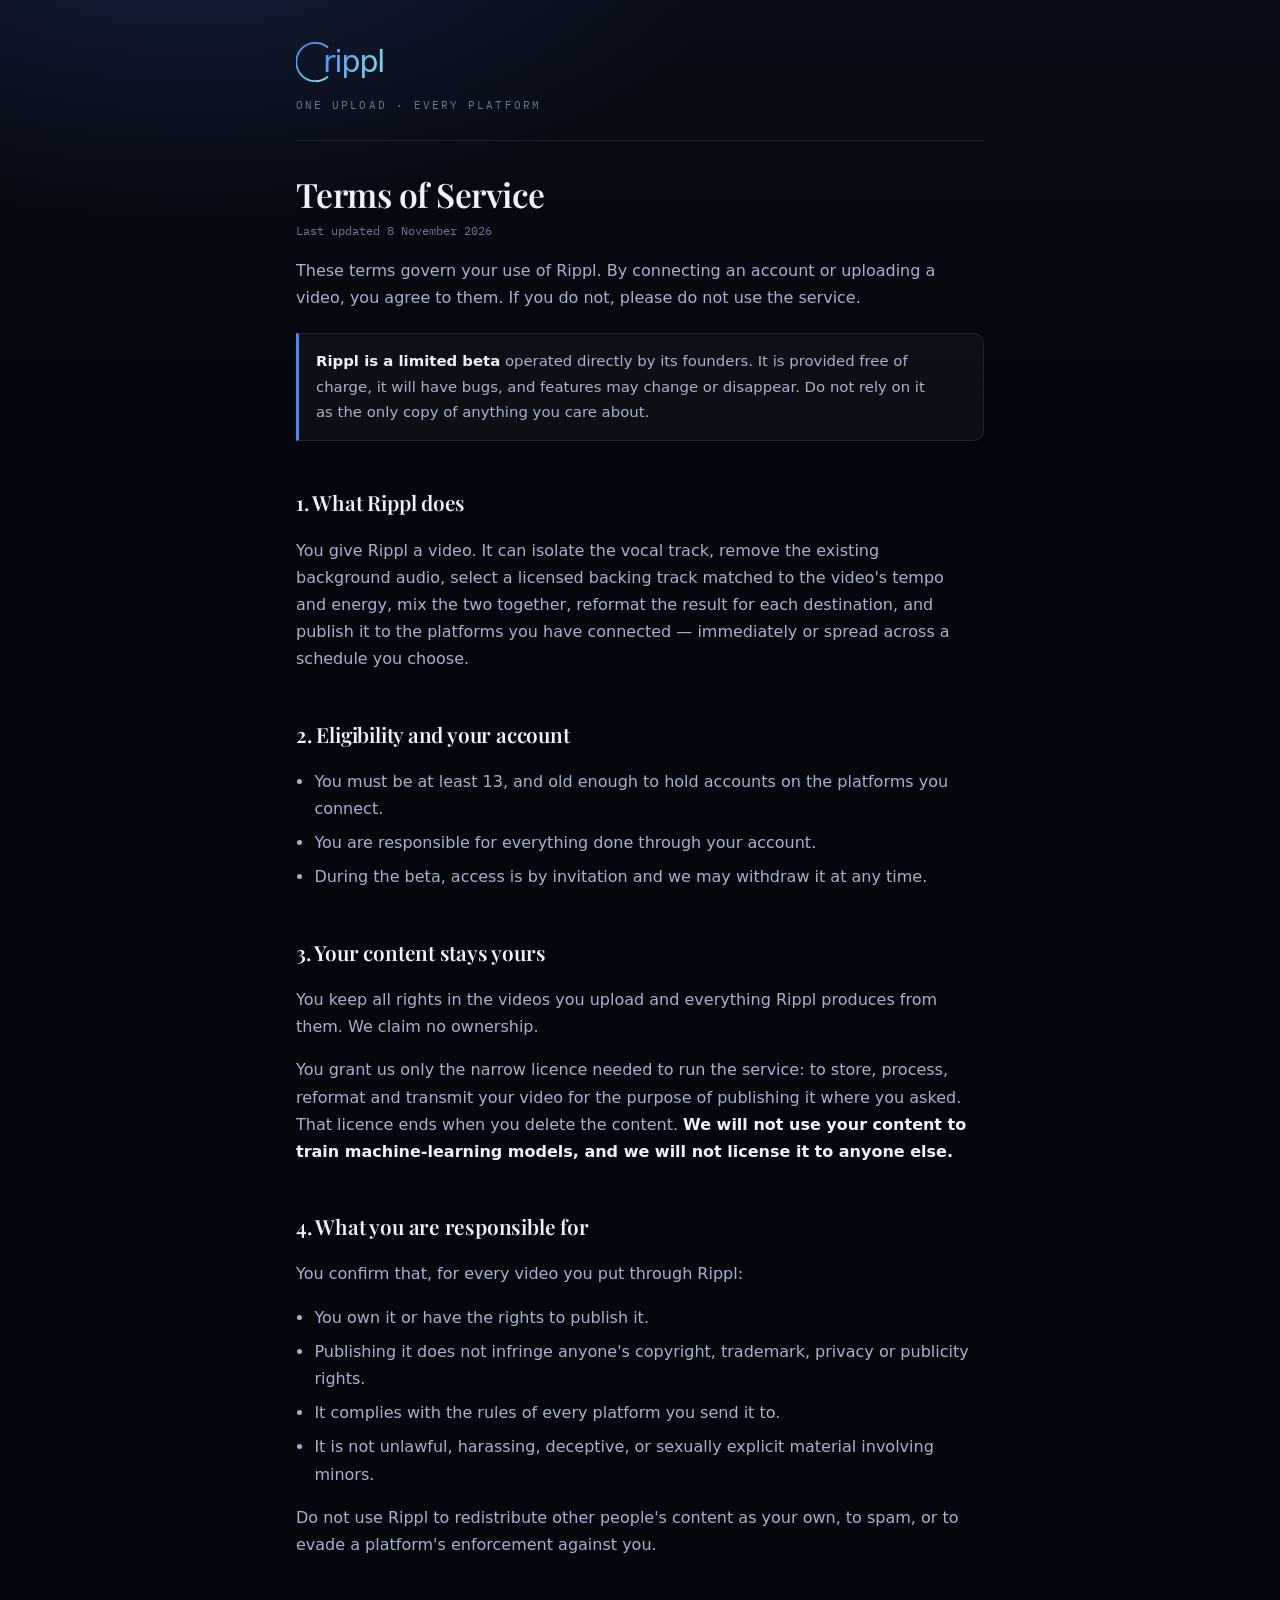
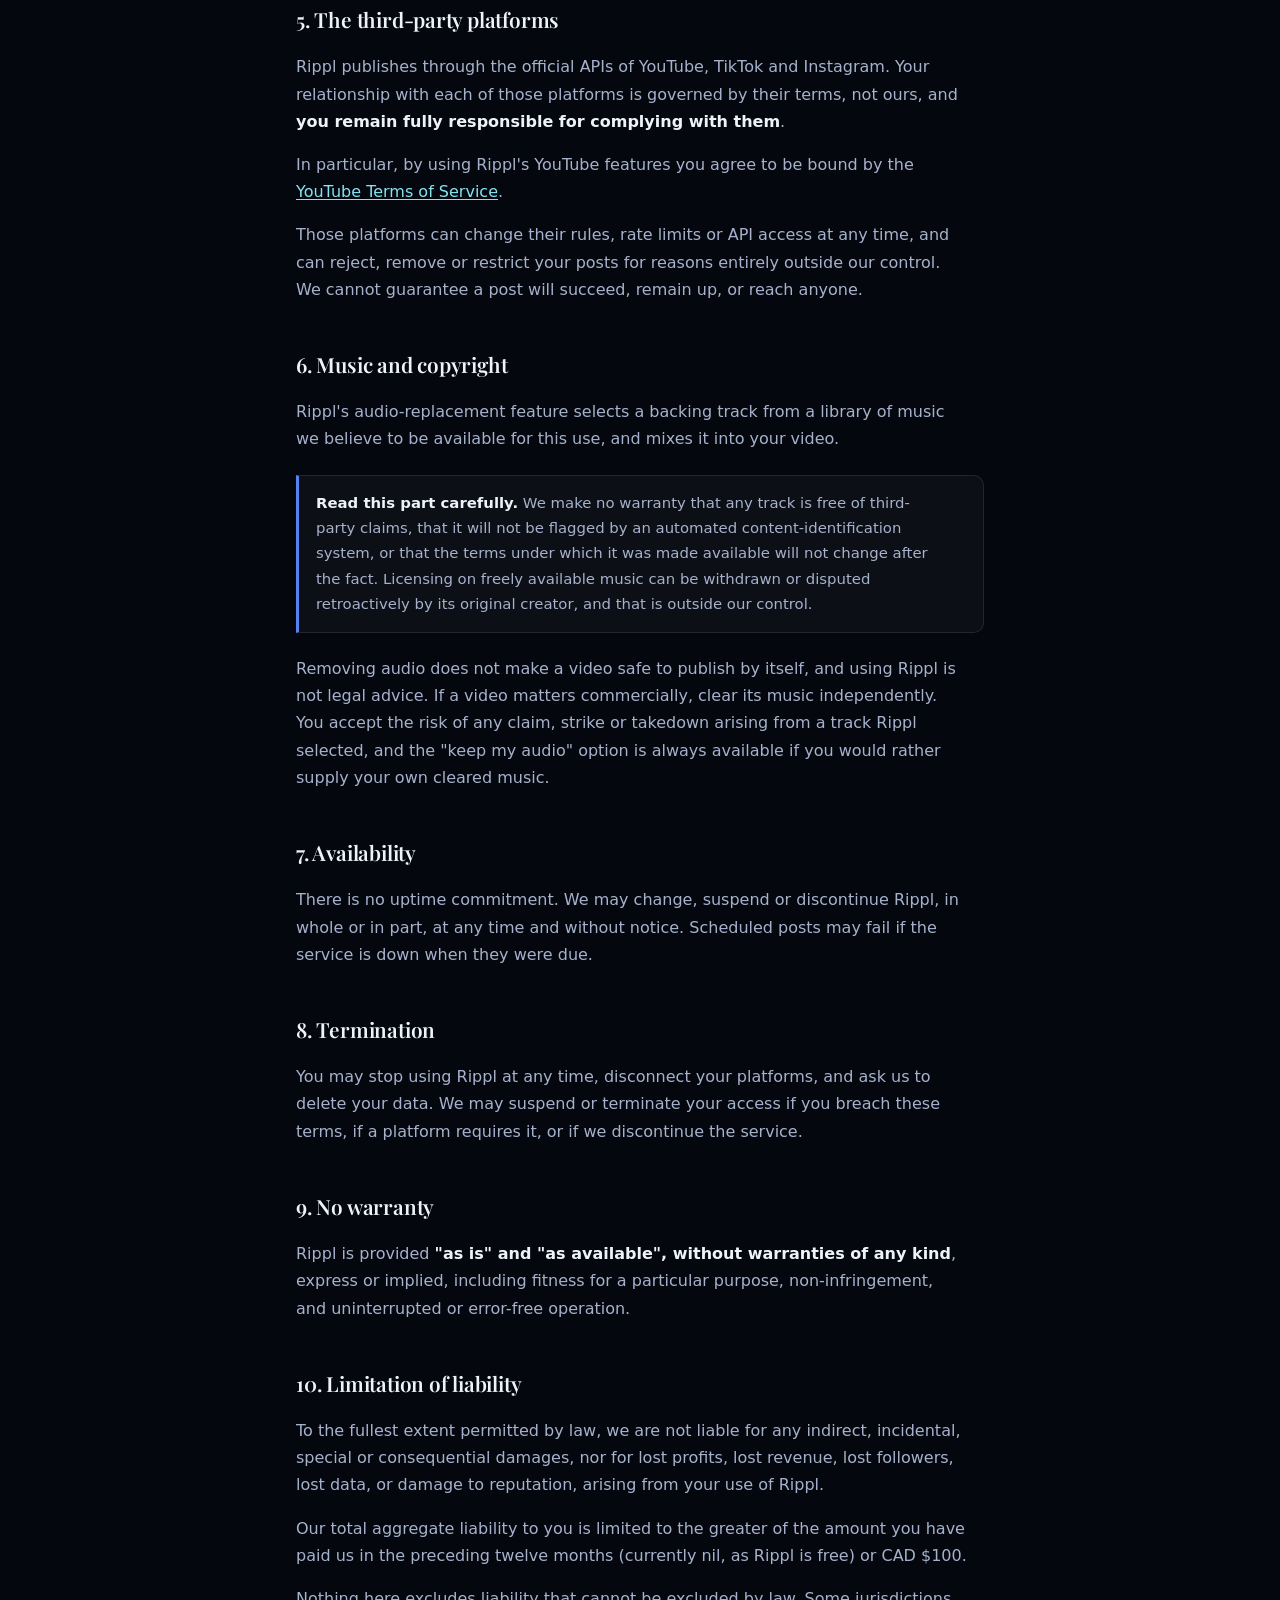
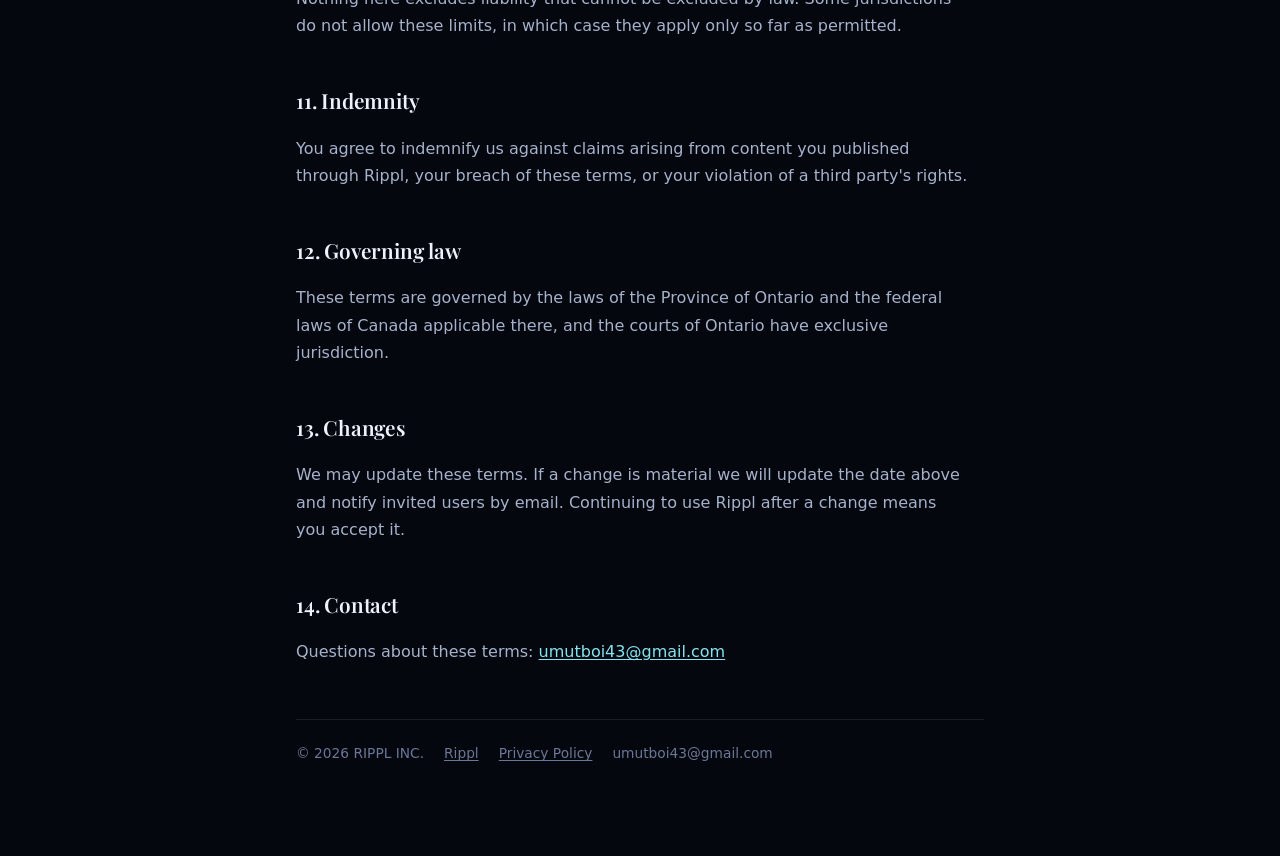
<file: terms.html>
<!doctype html>
<html lang="en">
<head>
<meta charset="utf-8">
<meta name="viewport" content="width=device-width, initial-scale=1">
<title>Terms of Service — Rippl</title>
<link rel="preconnect" href="https://fonts.googleapis.com">
<link rel="preconnect" href="https://fonts.gstatic.com" crossorigin>
<link rel="stylesheet" href="https://fonts.googleapis.com/css2?family=Playfair+Display:wght@600&family=IBM+Plex+Mono:wght@500;600&display=swap">
<link rel="stylesheet" href="/legal.css">
</head>
<body>
<div class="wrap">

<header>
  <a class="logomark" href="/">
    <svg width="42" height="46" viewBox="0 0 46 50" fill="none" aria-hidden="true">
      <defs><linearGradient id="g" x1="4" y1="4" x2="42" y2="46" gradientUnits="userSpaceOnUse">
        <stop stop-color="#5484F0"/><stop offset="1" stop-color="#84E4F0"/></linearGradient></defs>
      <path d="M34.4 8.6A21 21 0 1 0 34.4 41.4" stroke="url(#g)" stroke-width="2" stroke-linecap="round"/>
    </svg>
    <span class="brand">rippl</span>
  </a>
  <div class="kicker">One Upload · Every Platform</div>
</header>

<h1>Terms of Service</h1>
<p class="updated">Last updated 8 November 2026</p>

<p>These terms govern your use of Rippl. By connecting an account or uploading a
video, you agree to them. If you do not, please do not use the service.</p>

<div class="note">
  <p><strong>Rippl is a limited beta</strong> operated directly by its founders.
  It is provided free of charge, it will have bugs, and features may change or
  disappear. Do not rely on it as the only copy of anything you care about.</p>
</div>

<h2>1. What Rippl does</h2>
<p>You give Rippl a video. It can isolate the vocal track, remove the existing
background audio, select a licensed backing track matched to the video's tempo
and energy, mix the two together, reformat the result for each destination, and
publish it to the platforms you have connected — immediately or spread across a
schedule you choose.</p>

<h2>2. Eligibility and your account</h2>
<ul>
  <li>You must be at least 13, and old enough to hold accounts on the platforms
      you connect.</li>
  <li>You are responsible for everything done through your account.</li>
  <li>During the beta, access is by invitation and we may withdraw it at any
      time.</li>
</ul>

<h2>3. Your content stays yours</h2>
<p>You keep all rights in the videos you upload and everything Rippl produces
from them. We claim no ownership.</p>
<p>You grant us only the narrow licence needed to run the service: to store,
process, reformat and transmit your video for the purpose of publishing it where
you asked. That licence ends when you delete the content. <strong>We will not
use your content to train machine-learning models, and we will not license it to
anyone else.</strong></p>

<h2>4. What you are responsible for</h2>
<p>You confirm that, for every video you put through Rippl:</p>
<ul>
  <li>You own it or have the rights to publish it.</li>
  <li>Publishing it does not infringe anyone's copyright, trademark, privacy or
      publicity rights.</li>
  <li>It complies with the rules of every platform you send it to.</li>
  <li>It is not unlawful, harassing, deceptive, or sexually explicit material
      involving minors.</li>
</ul>
<p>Do not use Rippl to redistribute other people's content as your own, to spam,
or to evade a platform's enforcement against you.</p>

<h2>5. The third-party platforms</h2>
<p>Rippl publishes through the official APIs of YouTube, TikTok and Instagram.
Your relationship with each of those platforms is governed by their terms, not
ours, and <strong>you remain fully responsible for complying with them</strong>.</p>
<p>In particular, by using Rippl's YouTube features you agree to be bound by the
<a href="https://www.youtube.com/t/terms" target="_blank" rel="noopener">YouTube Terms of Service</a>.</p>
<p>Those platforms can change their rules, rate limits or API access at any time,
and can reject, remove or restrict your posts for reasons entirely outside our
control. We cannot guarantee a post will succeed, remain up, or reach anyone.</p>

<h2>6. Music and copyright</h2>
<p>Rippl's audio-replacement feature selects a backing track from a library of
music we believe to be available for this use, and mixes it into your video.</p>
<div class="note">
  <p><strong>Read this part carefully.</strong> We make no warranty that any
  track is free of third-party claims, that it will not be flagged by an
  automated content-identification system, or that the terms under which it was
  made available will not change after the fact. Licensing on freely available
  music can be withdrawn or disputed retroactively by its original creator, and
  that is outside our control.</p>
</div>
<p>Removing audio does not make a video safe to publish by itself, and using
Rippl is not legal advice. If a video matters commercially, clear its music
independently. You accept the risk of any claim, strike or takedown arising from
a track Rippl selected, and the "keep my audio" option is always available if
you would rather supply your own cleared music.</p>

<h2>7. Availability</h2>
<p>There is no uptime commitment. We may change, suspend or discontinue Rippl,
in whole or in part, at any time and without notice. Scheduled posts may fail if
the service is down when they were due.</p>

<h2>8. Termination</h2>
<p>You may stop using Rippl at any time, disconnect your platforms, and ask us
to delete your data. We may suspend or terminate your access if you breach these
terms, if a platform requires it, or if we discontinue the service.</p>

<h2>9. No warranty</h2>
<p>Rippl is provided <strong>"as is" and "as available", without warranties of
any kind</strong>, express or implied, including fitness for a particular
purpose, non-infringement, and uninterrupted or error-free operation.</p>

<h2>10. Limitation of liability</h2>
<p>To the fullest extent permitted by law, we are not liable for any indirect,
incidental, special or consequential damages, nor for lost profits, lost
revenue, lost followers, lost data, or damage to reputation, arising from your
use of Rippl.</p>
<p>Our total aggregate liability to you is limited to the greater of the amount
you have paid us in the preceding twelve months (currently nil, as Rippl is
free) or CAD $100.</p>
<p>Nothing here excludes liability that cannot be excluded by law. Some
jurisdictions do not allow these limits, in which case they apply only so far as
permitted.</p>

<h2>11. Indemnity</h2>
<p>You agree to indemnify us against claims arising from content you published
through Rippl, your breach of these terms, or your violation of a third party's
rights.</p>

<h2>12. Governing law</h2>
<p>These terms are governed by the laws of the Province of Ontario and the
federal laws of Canada applicable there, and the courts of Ontario have
exclusive jurisdiction.</p>

<h2>13. Changes</h2>
<p>We may update these terms. If a change is material we will update the date
above and notify invited users by email. Continuing to use Rippl after a change
means you accept it.</p>

<h2>14. Contact</h2>
<p>Questions about these terms: <a href="mailto:umutboi43@gmail.com">umutboi43@gmail.com</a></p>

<footer>
  <span>© 2026 RIPPL INC.</span>
  <a href="/">Rippl</a>
  <a href="/privacy">Privacy Policy</a>
  <span>umutboi43@gmail.com</span>
</footer>

</div>
</body>
</html>
</file>
<file: legal.css>
:root{
  --void:#05070E; --deep:#080C16; --ink:#EEF2FA; --ink-2:#A6B2CC; --ink-3:#6B7797;
  --blue:#5484F0; --cyan:#84E4F0; --edge:rgba(255,255,255,.09);
  --glass:rgba(255,255,255,.035);
  --ui:-apple-system,BlinkMacSystemFont,"Segoe UI",system-ui,sans-serif;
  --display:"Playfair Display",Georgia,serif;
  --mono:"IBM Plex Mono",ui-monospace,Menlo,monospace;
}
*{box-sizing:border-box}
html,body{margin:0;padding:0}
body{
  background:var(--void);color:var(--ink);font-family:var(--ui);
  font-size:16px;line-height:1.7;-webkit-font-smoothing:antialiased;
}
body::before{
  content:"";position:fixed;inset:0;pointer-events:none;z-index:0;
  background:radial-gradient(900px 500px at 15% -10%,rgba(84,132,240,.16),transparent 62%),
             linear-gradient(180deg,var(--deep),var(--void) 45%);
}
.wrap{position:relative;z-index:1;max-width:46rem;margin:0 auto;padding:0 24px 90px}
header{padding:36px 0 26px;border-bottom:1px solid var(--edge);margin-bottom:34px}
.logomark{display:flex;align-items:center;text-decoration:none}
.brand{
  font-weight:400;font-size:1.9rem;letter-spacing:-.045em;margin-left:-15px;
  background:linear-gradient(118deg,var(--blue),var(--cyan));
  -webkit-background-clip:text;background-clip:text;color:transparent;
}
.kicker{font-family:var(--mono);font-size:.68rem;letter-spacing:.19em;
  text-transform:uppercase;color:var(--ink-3);margin-top:8px}
h1{font-family:var(--display);font-weight:600;font-size:2.1rem;letter-spacing:-.015em;
  margin:26px 0 6px;line-height:1.15}
.updated{font-family:var(--mono);font-size:.78rem;color:var(--ink-3);margin:0 0 6px}
h2{font-family:var(--display);font-weight:600;font-size:1.3rem;letter-spacing:-.01em;
  margin:40px 0 10px;padding-top:4px}
h3{font-size:1rem;font-weight:650;margin:24px 0 6px}
p,li{color:var(--ink-2);max-width:66ch}
strong{color:var(--ink);font-weight:650}
a{color:var(--cyan);text-decoration-thickness:1px;text-underline-offset:2px}
ul{padding-left:1.15rem}
li{margin:7px 0}
table{width:100%;border-collapse:collapse;margin:16px 0;font-size:.93rem}
th,td{text-align:left;padding:11px 12px;border-bottom:1px solid var(--edge);vertical-align:top}
th{font-family:var(--mono);font-size:.68rem;letter-spacing:.11em;text-transform:uppercase;
  color:var(--ink-3);font-weight:600}
td{color:var(--ink-2)}
.note{background:var(--glass);border:1px solid var(--edge);border-left:3px solid var(--blue);
  border-radius:0 10px 10px 0;padding:15px 17px;margin:22px 0}
.note p{margin:0;font-size:.93rem}
footer{margin-top:54px;padding-top:22px;border-top:1px solid var(--edge);
  font-size:.86rem;color:var(--ink-3);display:flex;gap:20px;flex-wrap:wrap}
footer a{color:var(--ink-3)}
@media(max-width:34rem){h1{font-size:1.7rem}table{font-size:.86rem}}
</file>
